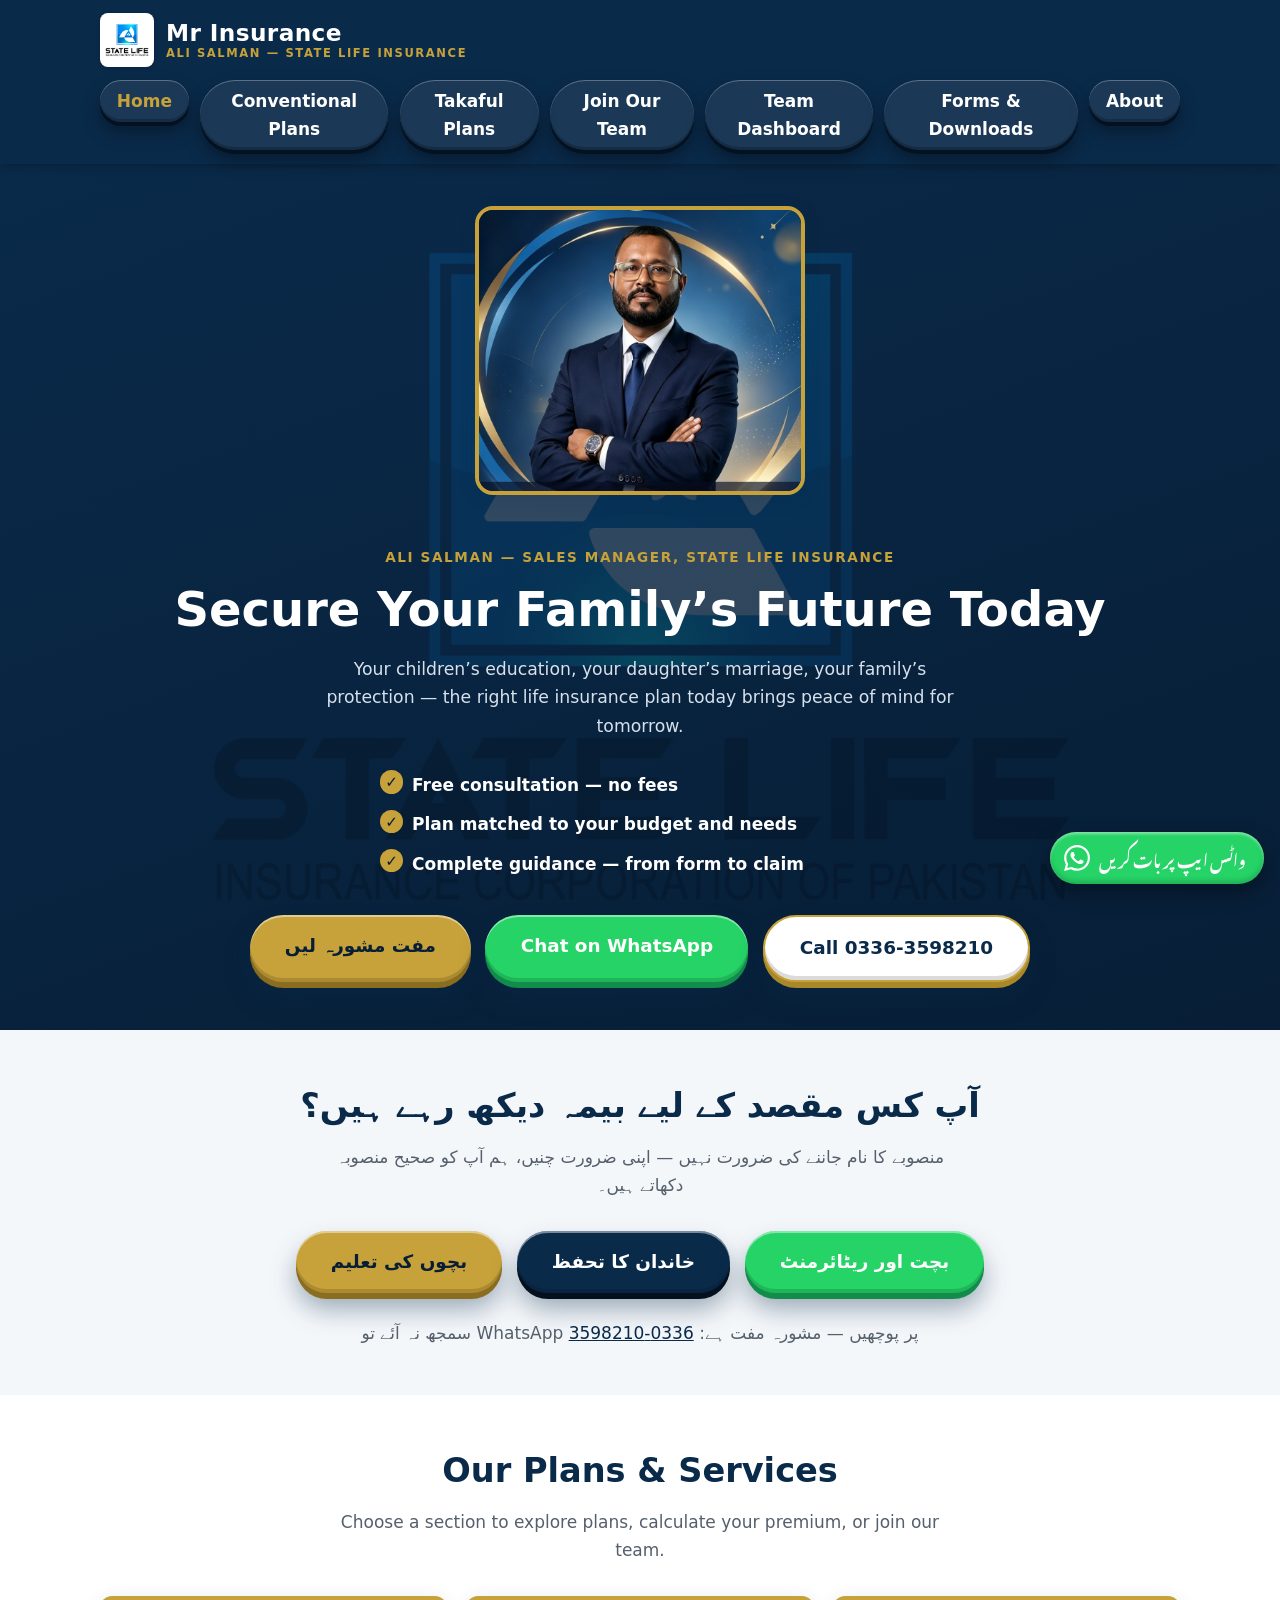
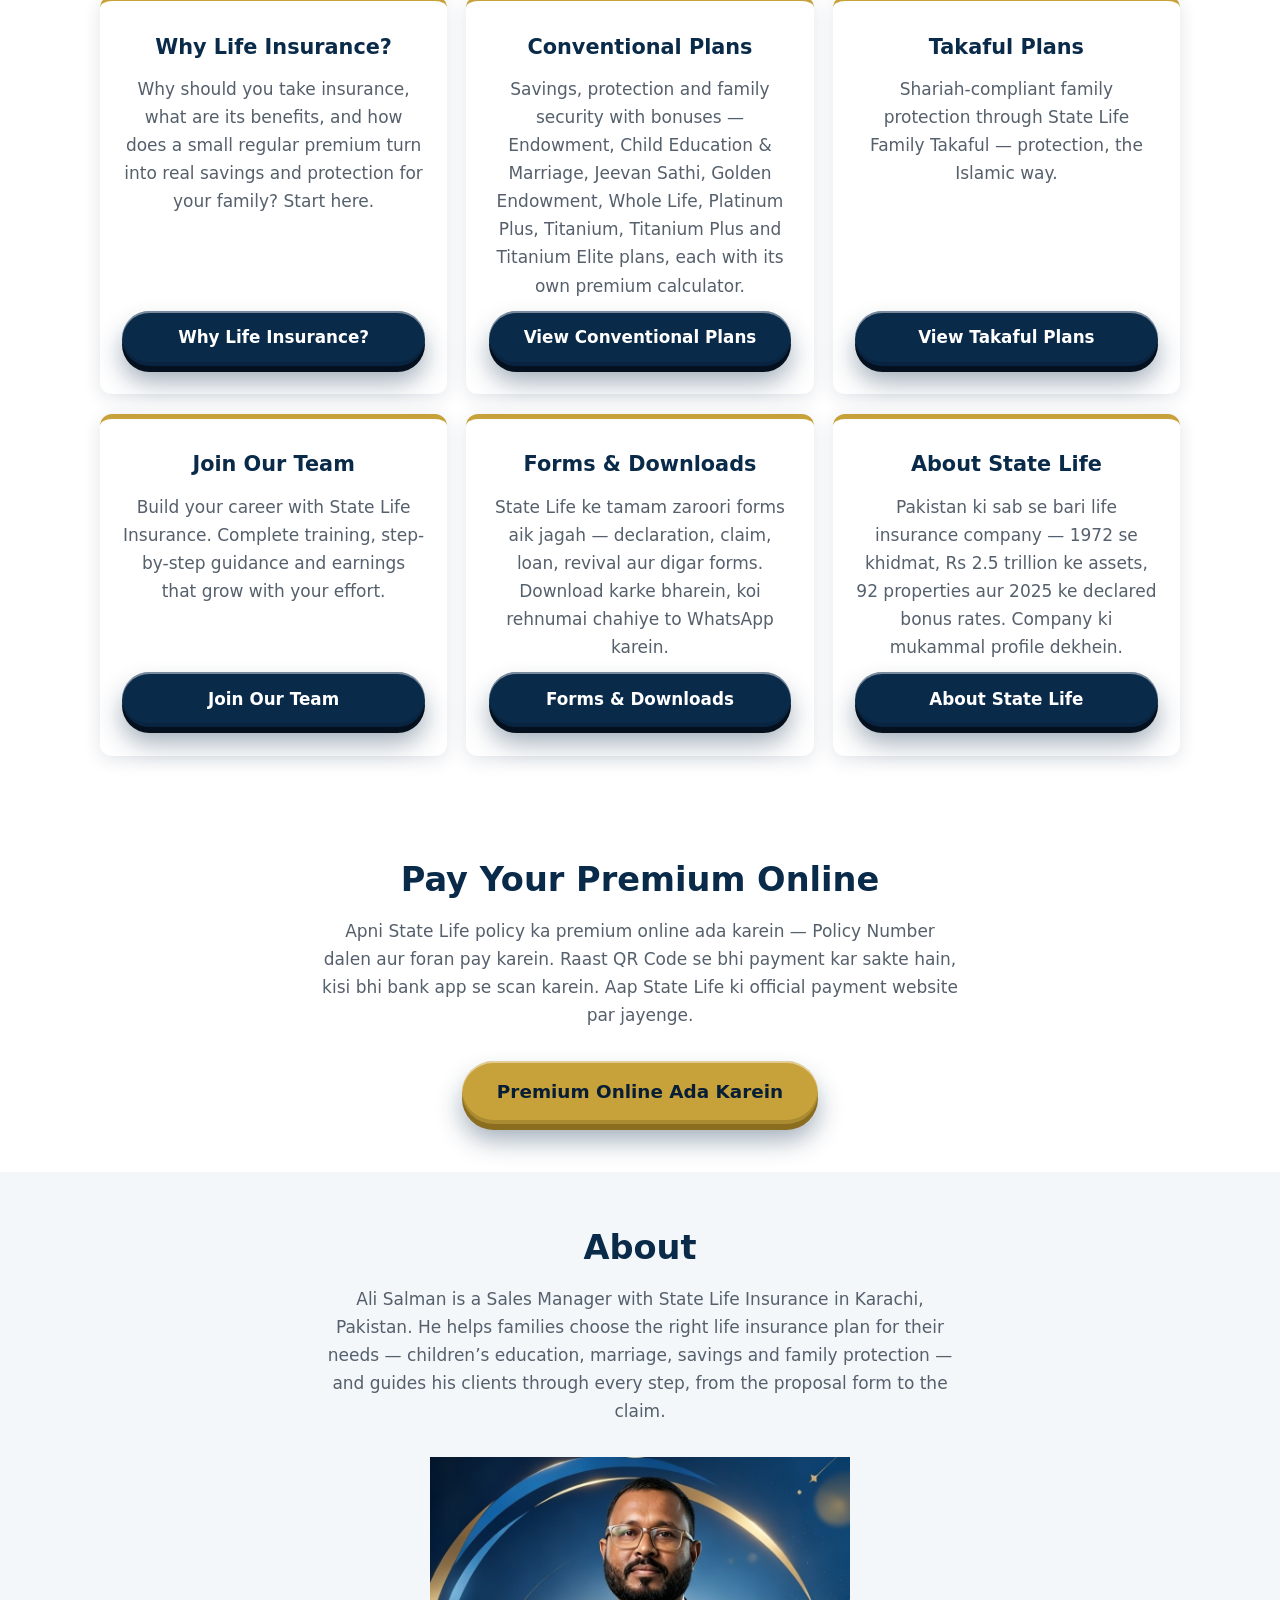
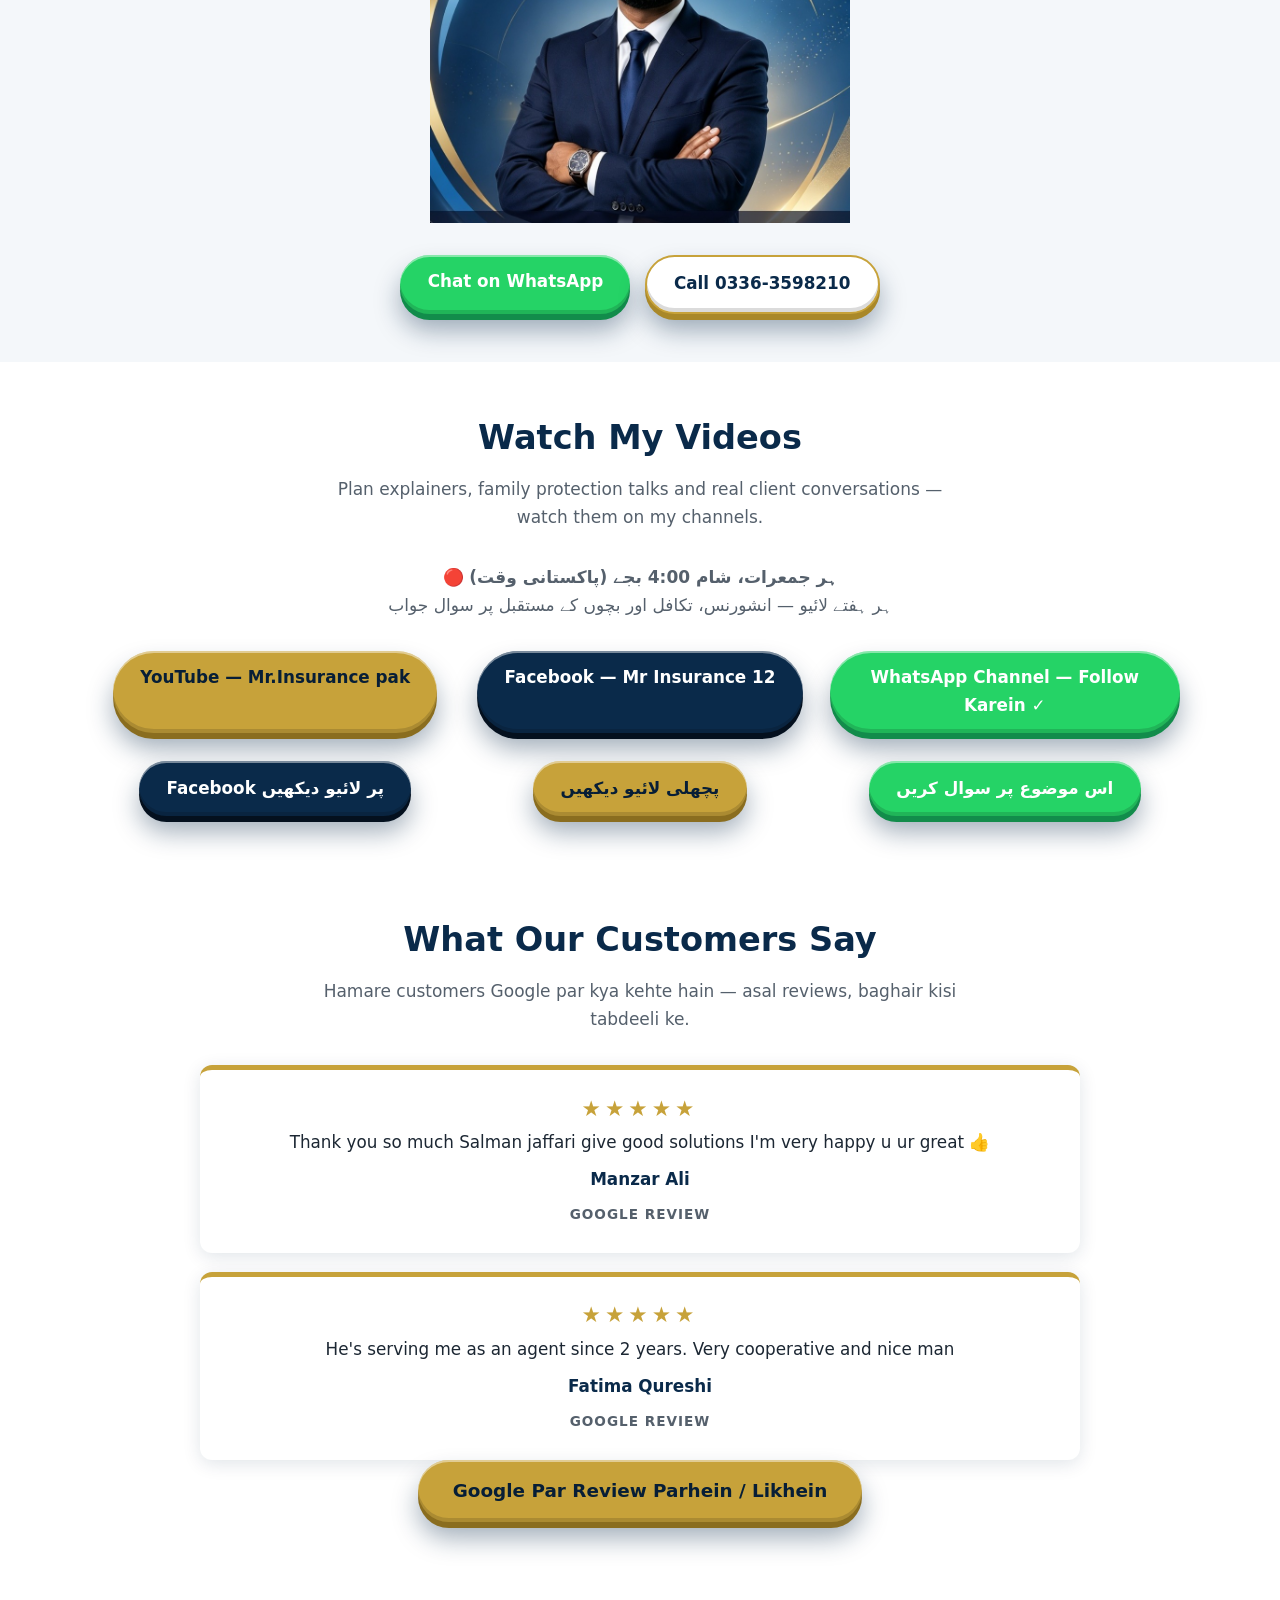
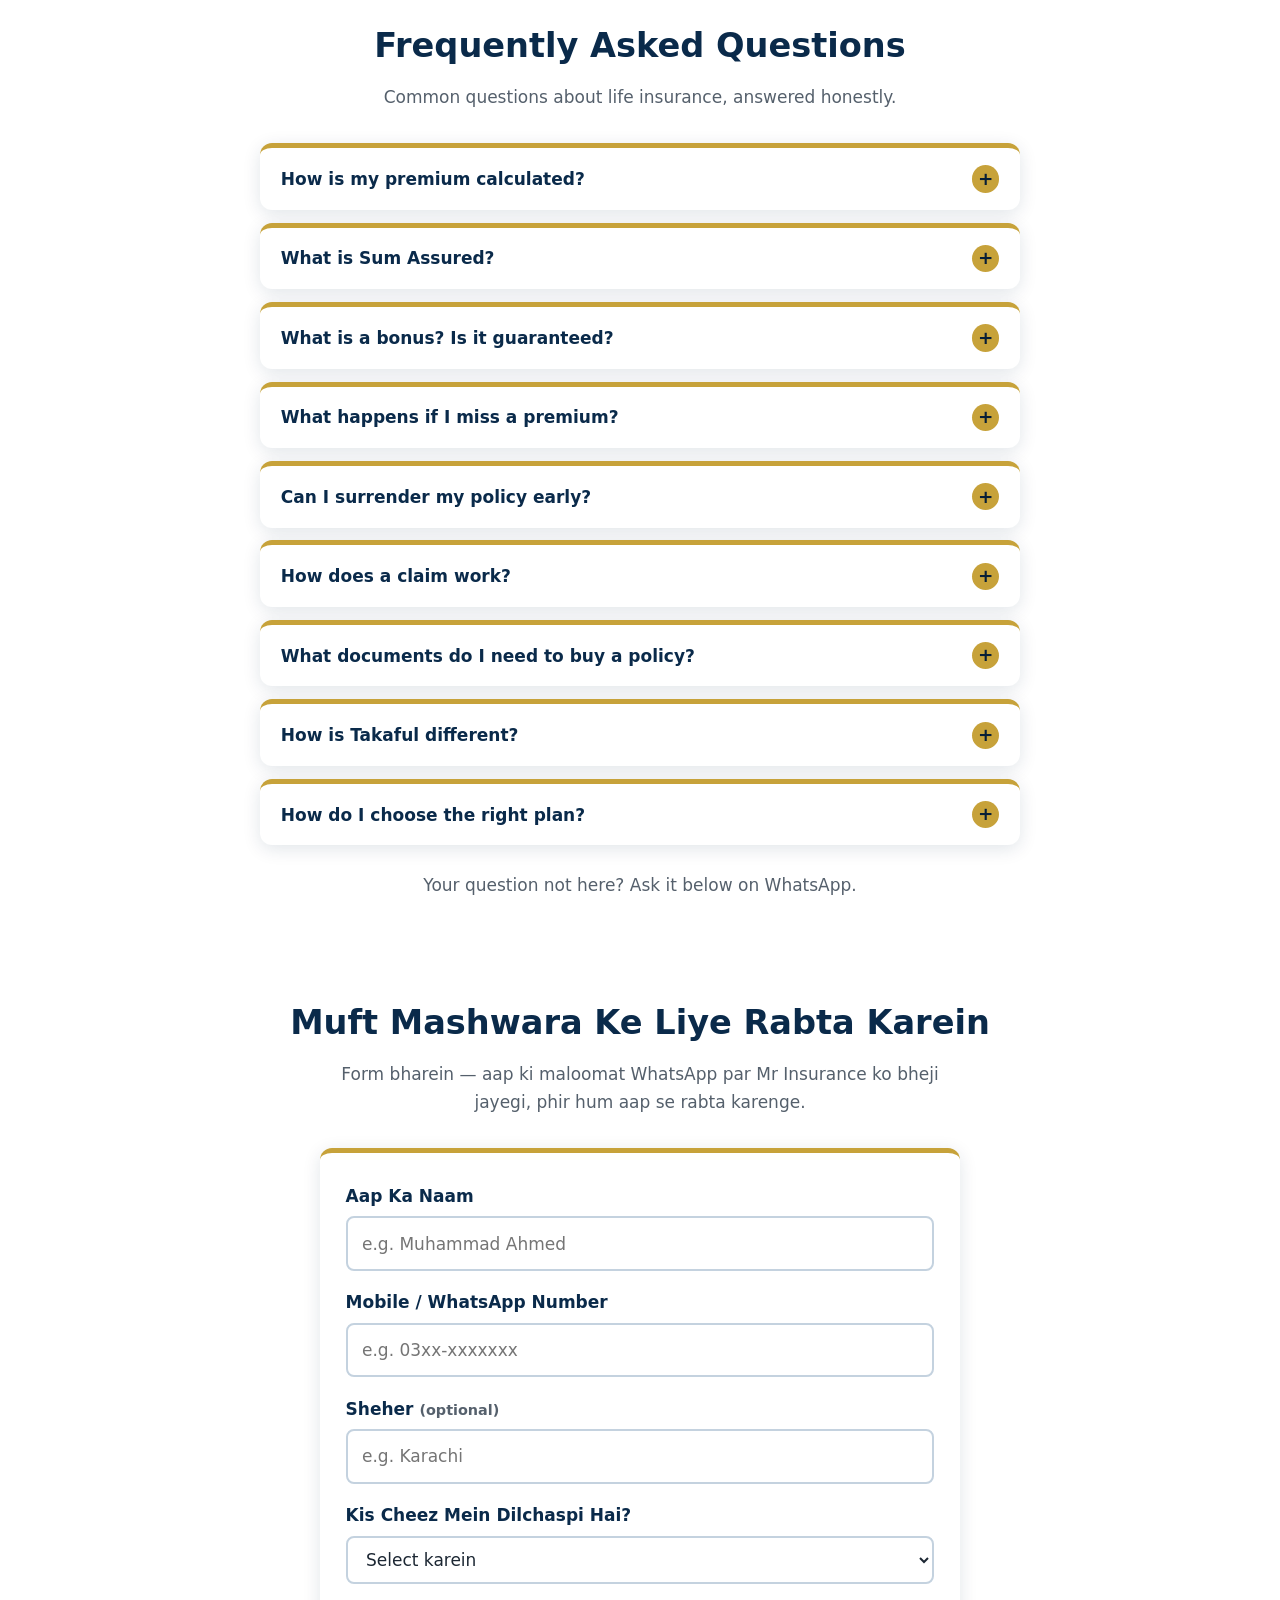
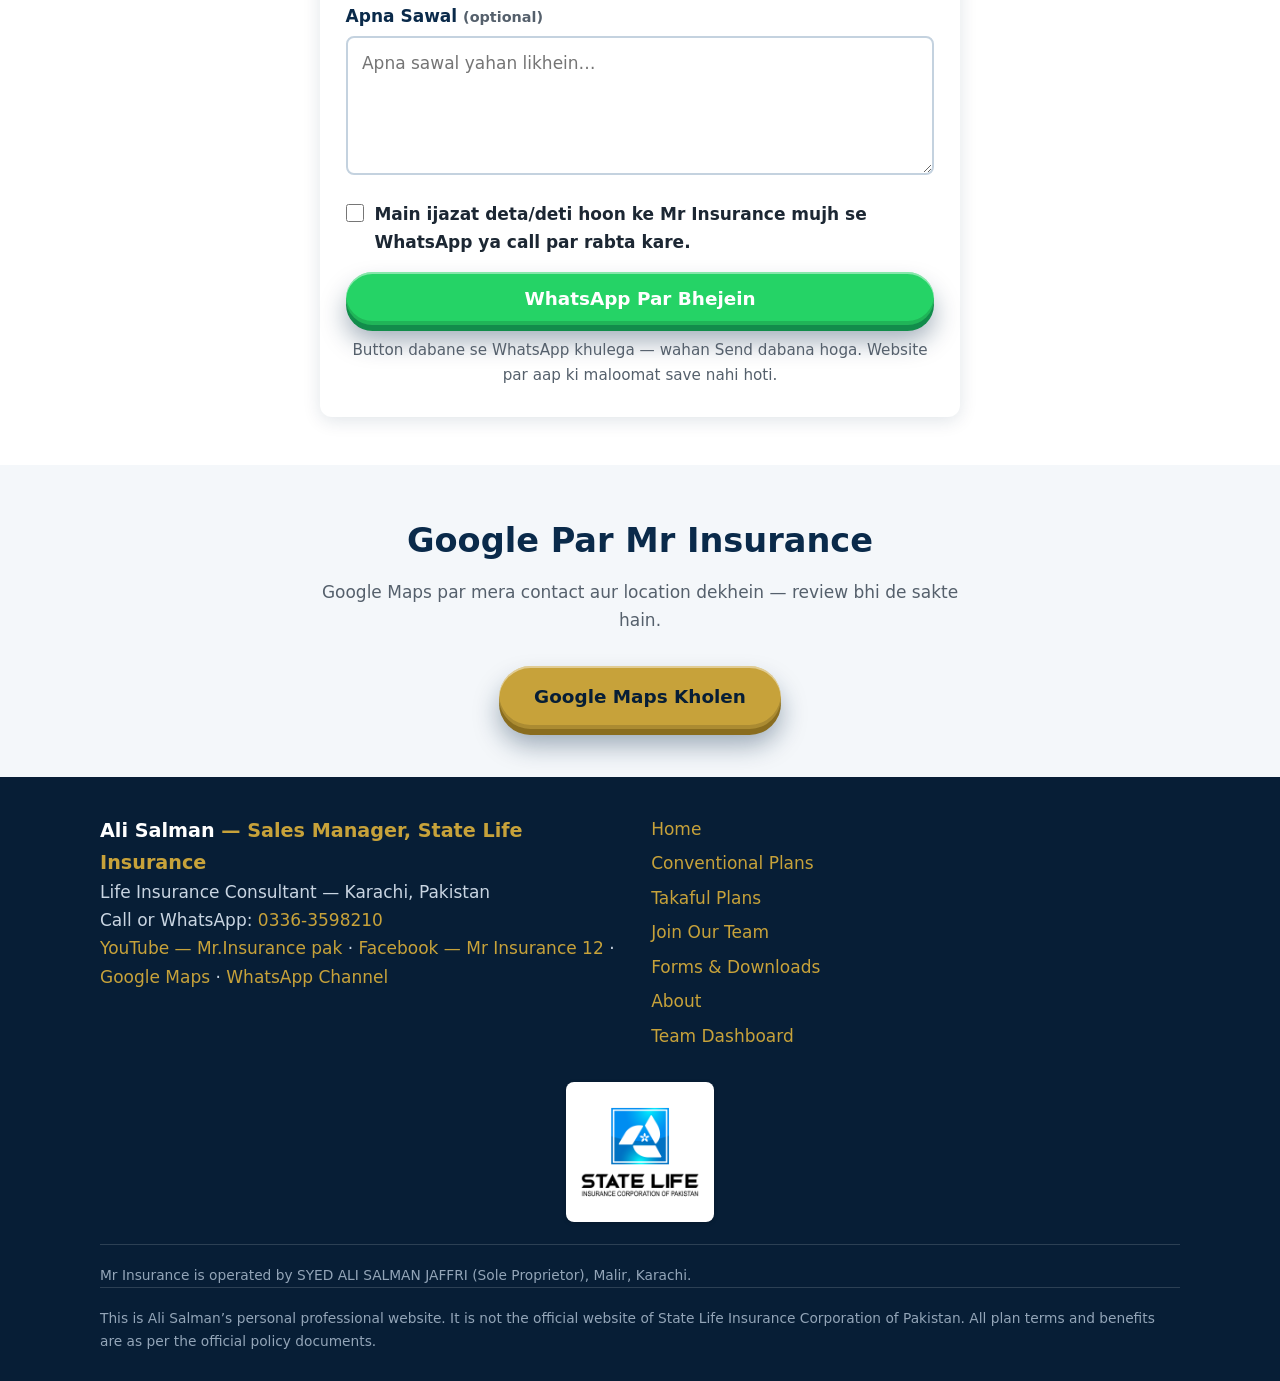
<file: index.html>
<!DOCTYPE html>
<html lang="en">
<head>
  <!-- Google tag (gtag.js) -->
<script async src="https://www.googletagmanager.com/gtag/js?id=AW-18501125572"></script>
<script>
  window.dataLayer = window.dataLayer || [];
  function gtag(){dataLayer.push(arguments);}
  gtag('js', new Date());

  gtag('config', 'AW-18501125572');
</script>

  <meta charset="UTF-8">
  <meta name="viewport" content="width=device-width, initial-scale=1.0, viewport-fit=cover">
  <meta name="color-scheme" content="light dark">
  <link rel="icon" href="data:,">
  <title>Mr Insurance — Ali Salman, Sales Manager, State Life Insurance</title>
  <meta name="description" content="Ali Salman, Sales Manager — State Life Insurance, Karachi. Life insurance plans for your family's protection. Free consultation: 0336-3598210.">
  <link rel="canonical" href="https://mrinsurance.pk/">
  <link rel="preconnect" href="https://fonts.googleapis.com">
  <link rel="preconnect" href="https://fonts.gstatic.com" crossorigin>
  <link href="https://fonts.googleapis.com/css2?family=Noto+Nastaliq+Urdu:wght@400;700&display=swap" rel="stylesheet">
  <style>
/* Mr Insurance — Ali Salman, Sales Manager, State Life Insurance
   Palette: deep navy #0A2A4A · gold #C7A23A · light grey #F4F7FA · WhatsApp green #25D366 (WhatsApp buttons only) */

:root {
  --navy: #0A2A4A;
  --navy-dark: #071E36;
  --gold: #C7A23A;
  --gold-dark: #A98829;
  --grey-bg: #F4F7FA;
  --ink: #1C2733;
  --muted: #55606C;
  --whatsapp: #25D366;
  --whatsapp-dark: #1DA851;
  --white: #FFFFFF;
  --radius: 12px;
  --shadow: 0 4px 18px rgba(10, 42, 74, 0.12);
  color-scheme: light;
}

@media (prefers-color-scheme: dark) {
  :root {
    --grey-bg: #0E2438;
    --ink: #E4EBF2;
    --muted: #A9BACA;
    --white: #0A1B2D;
    --shadow: 0 4px 18px rgba(0, 0, 0, 0.45);
    color-scheme: dark;
  }
  body { background: #0A1B2D; }
  .section h2, .content h2, .card h3, .page-head h1, .content .contact-line { color: #D9C98A; }
  .content a { color: #D9C98A; }
  .btn-call { background: transparent; color: #E4EBF2; }
  .btn-call:hover { background: var(--gold); color: var(--navy-dark); }
}

* { box-sizing: border-box; margin: 0; padding: 0; }

html { scroll-behavior: smooth; }

body {
  font-family: "Segoe UI", system-ui, -apple-system, Arial, sans-serif;
  color: var(--ink);
  background: var(--white);
  line-height: 1.65;
  font-size: 17px;
}

img { max-width: 100%; height: auto; display: block; }

a { color: var(--navy); }

.container { width: min(1080px, 92%); margin: 0 auto; }

/* ---------- Views (single-page navigation) ---------- */
.view { display: none; }
.view.active { display: block; }
.back-link {
  display: inline-block;
  margin-bottom: 1.4rem;
  font-weight: 700;
  text-decoration: none;
  color: var(--navy);
}
@media (prefers-color-scheme: dark) { .back-link { color: #D9C98A; } }
.back-link:hover { text-decoration: underline; }

/* ---------- Header ---------- */
.site-header {
  background: var(--navy);
  color: #FFFFFF;
  position: sticky;
  top: 0;
  z-index: 50;
  box-shadow: 0 2px 10px rgba(0, 0, 0, 0.25);
}
.header-inner {
  display: flex;
  align-items: center;
  justify-content: space-between;
  gap: 1rem;
  padding: 0.8rem 0;
}
.brand {
  color: #FFFFFF;
  text-decoration: none;
  font-size: 1.45rem;
  font-weight: 700;
  letter-spacing: 0.4px;
  line-height: 1.15;
}
.brand span { color: var(--gold); display: block; font-size: 0.72rem; font-weight: 600; letter-spacing: 1.6px; text-transform: uppercase; }
.brand-group { display: flex; align-items: center; gap: 0.75rem; min-width: 0; }
.logo-chip { background: #FFFFFF; border-radius: 8px; display: inline-flex; align-items: center; justify-content: center; flex-shrink: 0; box-shadow: 0 1px 4px rgba(0, 0, 0, 0.18); }
.logo-chip--header { padding: 5px; }
.logo-chip--header img { height: 44px; width: auto; max-width: none; display: block; }
.logo-chip--footer { padding: 10px 14px; }
.logo-chip--footer img { height: 120px; width: auto; max-width: 100%; display: block; }
@media (max-width: 560px) {
}
.footer-logo { text-align: center; margin-bottom: 1.4rem; }
@media (max-width: 560px) {
  .brand-group { gap: 0.55rem; }
  .logo-chip--header { padding: 4px; border-radius: 7px; }
  .logo-chip--header img { height: 38px; }
  .brand { font-size: 1.25rem; }
  .logo-chip--footer img { height: 104px; }
}
.nav-toggle {
  background: transparent;
  border: 2px solid var(--gold);
  color: #FFFFFF;
  border-radius: 8px;
  font-size: 1.2rem;
  line-height: 1;
  padding: 0.45rem 0.7rem;
  cursor: pointer;
  box-shadow:
    inset 0 2px 0 rgba(255, 255, 255, 0.25),
    inset 0 -3px 0 rgba(0, 0, 0, 0.25),
    0 5px 0 rgba(4, 16, 30, 0.9),
    0 12px 20px rgba(0, 0, 0, 0.35);
  transition: box-shadow 0.15s ease;
  animation: btn-float 3s ease-in-out infinite alternate;
}
.nav-toggle:hover {
  animation-play-state: paused;
  transform: translateY(-3px) scale(1.03);
  box-shadow:
    inset 0 2px 0 rgba(255, 255, 255, 0.3),
    inset 0 -3px 0 rgba(0, 0, 0, 0.25),
    0 8px 0 rgba(4, 16, 30, 0.9),
    0 18px 28px rgba(0, 0, 0, 0.45);
}
.main-nav { display: none; }
.main-nav.open { display: block; }
.main-nav ul { list-style: none; padding: 0 0 0.9rem; }
.main-nav li { margin-bottom: 0.55rem; }
.main-nav li:last-child { margin-bottom: 0; }
/* Raised 3D pills for the nav items — same layered-shadow depth and gentle
   automatic float as the buttons. */
.main-nav a {
  display: block;
  color: #FFFFFF;
  text-decoration: none;
  padding: 0.55rem 1.1rem;
  font-weight: 600;
  text-align: center;
  background: rgba(255, 255, 255, 0.07);
  border-radius: 999px;
  box-shadow:
    inset 0 1px 0 rgba(255, 255, 255, 0.28),
    inset 0 -3px 0 rgba(0, 0, 0, 0.22),
    0 4px 0 rgba(4, 16, 30, 0.9),
    0 10px 18px rgba(0, 0, 0, 0.35);
  transition: box-shadow 0.15s ease, background 0.12s ease;
  animation: btn-float 3s ease-in-out infinite alternate;
}
.main-nav li:nth-child(2) a { animation-delay: 0.4s; }
.main-nav li:nth-child(3) a { animation-delay: 0.8s; }
.main-nav li:nth-child(4) a { animation-delay: 1.2s; }
.main-nav li:nth-child(5) a { animation-delay: 1.6s; }
.main-nav a:hover {
  animation-play-state: paused;
  transform: translateY(-3px) scale(1.03);
  box-shadow:
    inset 0 1px 0 rgba(255, 255, 255, 0.32),
    inset 0 -3px 0 rgba(0, 0, 0, 0.22),
    0 7px 0 rgba(4, 16, 30, 0.9),
    0 16px 26px rgba(0, 0, 0, 0.45);
}
.main-nav a:hover, .main-nav a.active { color: var(--gold); }

@media (min-width: 820px) {
  .nav-toggle { display: none; }
  .main-nav { display: block; }
  .main-nav ul { display: flex; gap: 0.7rem; padding: 0 0 0.9rem; }
  .main-nav li { margin-bottom: 0; }
  .main-nav a { padding: 0.45rem 1.05rem; }
}

/* ---------- Hero ---------- */
.hero {
  position: relative;
  overflow: hidden;
  background: linear-gradient(160deg, var(--navy) 0%, var(--navy-dark) 100%);
  color: #FFFFFF;
  padding: 2.6rem 0 3rem;
  text-align: center;
}
.hero .eyebrow {
  color: var(--gold);
  font-weight: 700;
  letter-spacing: 1.6px;
  text-transform: uppercase;
  font-size: 0.85rem;
  margin-bottom: 0.8rem;
}
.hero h1 {
  font-size: clamp(1.9rem, 5.5vw, 3rem);
  line-height: 1.2;
  margin-bottom: 1rem;
}
.hero .sub { color: #D7E1EC; max-width: 640px; margin: 0 auto 1.6rem; font-size: 1.08rem; }
.hero-photo {
  width: 210px;
  height: 210px;
  object-fit: cover;
  object-position: center 4%;
  border-radius: 50%;
  border: 4px solid var(--gold);
  margin: 0 auto 1.6rem;
  box-shadow: var(--shadow);
}
.hero-poster {
  display: block;
  width: 330px;
  max-width: 86%;
  height: auto;
  border-radius: 18px;
  border: 4px solid var(--gold);
  box-shadow: var(--shadow);
  margin: 0 auto 1.6rem;
}
.hero-media {
  display: flex;
  align-items: center;
  justify-content: center;
  gap: 2.2rem;
  margin-bottom: 1.6rem;
}
.hero-media .hero-photo { margin: 0; }
/* Home view only: one fixed State Life logo watermark behind the whole scrolling Home page */
.home-watermark {
  position: fixed;
  top: 64%;
  left: 50%;
  transform: translate(-50%, -50%);
  width: min(92vw, 880px);
  max-width: none;
  opacity: 0.16;
  pointer-events: none;
  z-index: 1;
}
.hero .container { position: relative; z-index: 2; }
.ticks {
  list-style: none;
  max-width: 520px;
  margin: 0 auto 2rem;
  text-align: left;
}
.ticks li { padding: 0.35rem 0 0.35rem 2rem; position: relative; font-weight: 600; }
.ticks li::before {
  content: "✓";
  position: absolute;
  left: 0;
  top: 0.3rem;
  background: var(--gold);
  color: var(--navy-dark);
  width: 1.45rem;
  height: 1.45rem;
  border-radius: 50%;
  display: grid;
  place-items: center;
  font-size: 0.95rem;
  font-weight: 800;
}

/* ---------- Buttons ---------- */
/* Raised 3D ("ubhra hua") buttons: layered shadows (top highlight, solid
   bottom edge, deep drop shadow) plus a gentle automatic float. */
@keyframes btn-float {
  from { transform: translateY(-3px); }
  to   { transform: translateY(3px); }
}
.btn-row { display: flex; flex-wrap: wrap; gap: 0.9rem; justify-content: center; }
.btn-row + .btn-row { margin-top: 1rem; }
.watch-videos .btn-row { display: grid; grid-template-columns: repeat(3, 1fr); gap: 0.9rem; }
.watch-videos .btn-row .btn { justify-self: center; text-align: center; }
.watch-videos .btn-row + .btn-row { margin-top: 1.75rem; }
@media (max-width: 640px) {
  .watch-videos .btn-row { grid-template-columns: 1fr; }
}
.btn {
  --btn-edge: #071E36;
  display: inline-block;
  text-decoration: none;
  font-weight: 700;
  font-size: 1.05rem;
  padding: 0.85rem 1.7rem;
  border-radius: 999px;
  box-shadow:
    inset 0 2px 0 rgba(255, 255, 255, 0.45),
    inset 0 -4px 0 rgba(0, 0, 0, 0.14),
    0 6px 0 var(--btn-edge),
    0 16px 26px rgba(10, 42, 74, 0.38);
  transition: box-shadow 0.15s ease, background 0.12s ease;
  animation: btn-float 3s ease-in-out infinite alternate;
}
.btn:hover {
  animation-play-state: paused;
  transform: translateY(-3px) scale(1.03);
  box-shadow:
    inset 0 2px 0 rgba(255, 255, 255, 0.5),
    inset 0 -4px 0 rgba(0, 0, 0, 0.14),
    0 9px 0 var(--btn-edge),
    0 24px 36px rgba(10, 42, 74, 0.48);
}
.btn:active {
  animation-play-state: paused;
  transform: translateY(2px) scale(0.99);
  box-shadow:
    inset 0 2px 0 rgba(255, 255, 255, 0.4),
    inset 0 -2px 0 rgba(0, 0, 0, 0.14),
    0 2px 0 var(--btn-edge),
    0 8px 14px rgba(10, 42, 74, 0.3);
}
.btn-whatsapp { --btn-edge: #128C4B; background: var(--whatsapp); color: #FFFFFF; }
.btn-whatsapp:hover { background: var(--whatsapp-dark); }
.btn-call { --btn-edge: #A98829; background: #FFFFFF; color: var(--navy); border: 2px solid var(--gold); }
.btn-call:hover { background: var(--gold); color: var(--navy-dark); }
.btn-gold { --btn-edge: #8A6D1F; background: var(--gold); color: var(--navy-dark); }
.btn-gold:hover { background: var(--gold-dark); color: #FFFFFF; }
.btn-navy { --btn-edge: #04101E; background: var(--navy); color: #FFFFFF; }
.btn-navy:hover { background: var(--navy-dark); color: var(--gold); }
.btn-large { font-size: 1.15rem; padding: 1rem 2.2rem; }
@media (prefers-reduced-motion: reduce) {
  .btn, .nav-toggle, .main-nav a { animation: none; }
  .btn:hover, .nav-toggle:hover, .main-nav a:hover { transform: none; }
}

/* ---------- Sections & cards ---------- */
.section { padding: 3rem 0; }
.section-grey { background: var(--grey-bg); }
.section h2 {
  text-align: center;
  color: var(--navy);
  font-size: clamp(1.5rem, 4vw, 2.1rem);
  margin-bottom: 0.6rem;
}
.section .lead { text-align: center; color: var(--muted); max-width: 640px; margin: 0 auto 2rem; }

.cards { display: grid; gap: 1.2rem; }
@media (min-width: 760px) { .cards { grid-template-columns: repeat(3, 1fr); } }
.card {
  background: var(--white);
  border-radius: var(--radius);
  box-shadow: var(--shadow);
  padding: 1.8rem 1.4rem;
  text-align: center;
  border-top: 5px solid var(--gold);
  display: flex;
  flex-direction: column;
  gap: 0.7rem;
}
@media (prefers-color-scheme: dark) { .card { background: #10293F; } }
.card h3 { color: var(--navy); font-size: 1.3rem; }
.card p { color: var(--muted); flex: 1; }

.plan-list { display: grid; gap: 1rem; max-width: 640px; margin: 0 auto; }
.plan-list .btn { text-align: center; }

/* ---------- Content pages ---------- */
.page-head {
  background: var(--grey-bg);
  border-bottom: 3px solid var(--gold);
  padding: 2.2rem 0 1.8rem;
  text-align: center;
}
.page-head h1 { color: var(--navy); font-size: clamp(1.7rem, 4.5vw, 2.4rem); }
.page-head .tagline { color: var(--gold-dark); font-weight: 700; font-size: 1.1rem; margin-top: 0.3rem; }

.content { padding: 2.4rem 0 3rem; }
.content .poster {
  border-radius: var(--radius);
  box-shadow: var(--shadow);
  margin: 0 auto 2rem;
  max-width: 680px;
  width: 100%;
}
.content .cert-caption {
  text-align: center;
  color: var(--navy);
  font-size: 1.2rem;
  font-weight: 700;
  margin: 2.2rem 0 0.9rem;
}
.content .certificate {
  border-radius: var(--radius);
  box-shadow: var(--shadow);
  margin: 0 auto 2rem;
  max-width: 820px;
  width: 100%;
}
.advisor-card {
  display: flex;
  align-items: center;
  gap: 1.6rem;
  background: #FFFFFF;
  border: 1px solid #E3E8EF;
  border-top: 5px solid var(--gold);
  border-radius: var(--radius);
  box-shadow: var(--shadow);
  padding: 1.4rem 1.6rem;
  margin: 1.8rem 0 2rem;
}
.advisor-card img {
  width: 170px;
  height: 170px;
  object-fit: cover;
  object-position: top center;
  border-radius: var(--radius);
  border: 3px solid var(--gold);
  flex-shrink: 0;
}
.advisor-card .advisor-label {
  color: var(--gold-dark);
  font-weight: 700;
  font-size: 0.85rem;
  letter-spacing: 1.6px;
  text-transform: uppercase;
  margin-bottom: 0.25rem;
}
.advisor-card .advisor-name {
  color: var(--navy);
  font-size: 1.45rem;
  font-weight: 800;
  line-height: 1.25;
  margin-bottom: 0.5rem;
}
.advisor-card p { margin-bottom: 0; }
@media (max-width: 640px) {
  .advisor-card { flex-direction: column; text-align: center; padding: 1.4rem 1.2rem; }
  .advisor-card img { width: 150px; height: 150px; }
}
.leader-card {
  display: flex;
  align-items: center;
  gap: 1.6rem;
  background: #FFFFFF;
  border: 1px solid #E3E8EF;
  border-top: 5px solid var(--gold);
  border-radius: var(--radius);
  box-shadow: var(--shadow);
  padding: 1.4rem 1.6rem;
  margin: 0 0 2rem;
}
@media (prefers-color-scheme: dark) { .leader-card { background: #10293F; border-color: #24405C; } }
.leader-card img {
  width: 170px;
  height: 170px;
  object-fit: cover;
  object-position: center 4%;
  border-radius: 50%;
  border: 4px solid var(--gold);
  flex-shrink: 0;
}
.leader-card img.anchor-top { object-position: center 9%; }
.leader-card .round-photo {
  width: 170px;
  height: 170px;
  border-radius: 50%;
  border: 4px solid var(--gold);
  overflow: hidden;
  flex-shrink: 0;
}
.leader-card .round-photo img {
  width: 100%;
  height: 100%;
  object-fit: cover;
  border: none;
  border-radius: 0;
  transform: scale(1.9);
  transform-origin: 50% 30%;
}
.leader-card .initials-photo {
  display: grid;
  place-items: center;
  background: var(--gold);
}
.leader-card .initials-photo span {
  font-size: 3.4rem;
  font-weight: 800;
  color: var(--navy-dark);
  letter-spacing: 2px;
  line-height: 1;
}
.leader-card .leader-role {
  color: var(--gold-dark);
  font-weight: 700;
  margin-bottom: 0.5rem;
}
.sr-codes{font-size:.92rem;color:#7a5b12;font-weight:600;letter-spacing:.02em;margin:.15rem 0 .35rem}
@media (prefers-color-scheme: dark) { .leader-card .leader-role { color: #D9C98A; } }
.leader-card .leader-name { font-weight: 700; color: var(--navy); font-size: 1.15rem; margin-bottom: 0.5rem; }
@media (prefers-color-scheme: dark) { .leader-card .leader-name { color: #D9C98A; } }
.leader-card h2 { margin-top: 0; }
.leader-card .btn-row { justify-content: flex-start; margin-top: 1rem; }
@media (max-width: 640px) {
  .leader-card { flex-direction: column; text-align: center; padding: 1.4rem 1.2rem; }
  .leader-card img { width: 150px; height: 150px; }
  .leader-card .round-photo { width: 150px; height: 150px; }
  .leader-card .round-photo img { width: 100%; height: 100%; }
  .leader-card .btn-row { justify-content: center; }
}
.cert-head {
  display: flex;
  align-items: center;
  justify-content: center;
  gap: 1.1rem;
  margin: 2.2rem 0 0.9rem;
}
.cert-head img {
  width: 84px;
  height: 84px;
  object-fit: cover;
  object-position: top center;
  border-radius: 50%;
  border: 3px solid var(--gold);
  flex-shrink: 0;
}
.cert-head .cert-caption { margin: 0; text-align: left; }
.cert-head .cert-by { color: var(--muted); font-size: 0.95rem; margin-top: 0.25rem; }
.poster-panel {
  background: linear-gradient(160deg, var(--navy) 0%, var(--navy-dark) 100%);
  border: 3px solid var(--gold);
  aspect-ratio: 1080 / 1500;
  display: flex;
  flex-direction: column;
  align-items: center;
  justify-content: center;
  text-align: center;
  padding: 2rem 1.5rem;
  gap: 0.8rem;
}
.poster-panel .panel-name {
  color: #FFFFFF;
  font-size: clamp(2rem, 7vw, 3.2rem);
  font-weight: 800;
  line-height: 1.15;
}
.poster-panel .panel-tag {
  color: var(--gold);
  font-size: clamp(1.05rem, 3.4vw, 1.4rem);
  font-weight: 700;
}
.poster-panel .panel-sub {
  color: #D7E1EC;
  font-size: 0.95rem;
  font-weight: 600;
  letter-spacing: 1.2px;
  text-transform: uppercase;
}
.content h2 { color: var(--navy); font-size: 1.35rem; margin: 1.8rem 0 0.6rem; }
.content p { margin-bottom: 1rem; }
.content ul, .content ol { margin: 0 0 1rem 1.4rem; }
.content li { margin-bottom: 0.45rem; }
.content .example {
  background: var(--grey-bg);
  border-left: 5px solid var(--gold);
  border-radius: 8px;
  padding: 1.1rem 1.3rem;
  margin: 1.6rem 0;
}
.content .note { color: var(--muted); font-size: 0.95rem; font-style: italic; }
.content .contact-line { font-weight: 700; color: var(--navy); text-align: center; margin-top: 1.6rem; }
.cta-box { text-align: center; margin: 2.2rem 0 0.6rem; display: grid; gap: 0.9rem; justify-items: center; }

/* ---------- Footer ---------- */
.site-footer {
  background: var(--navy-dark);
  color: #C9D5E2;
  padding: 2.4rem 0 1.8rem;
  margin-top: 0;
}
.site-footer .foot-name { color: #FFFFFF; font-size: 1.2rem; font-weight: 700; }
.site-footer .foot-name span { color: var(--gold); }
.site-footer a { color: var(--gold); text-decoration: none; }
.site-footer a:hover { text-decoration: underline; }
.footer-grid { display: grid; gap: 1.4rem; margin-bottom: 1.6rem; }
@media (min-width: 760px) { .footer-grid { grid-template-columns: 1fr 1fr; } }
.footer-nav { list-style: none; }
.footer-nav li { margin-bottom: 0.4rem; }
.disclaimer {
  border-top: 1px solid rgba(255, 255, 255, 0.15);
  padding-top: 1.2rem;
  font-size: 0.86rem;
  color: #93A5B8;
}
  /* Urdu RTL page (Why Life Insurance) */
.rtl-page .content { text-align: right; }
.rtl-page .content ul, .rtl-page .content ol { margin: 0 0 1rem; padding-right: 1.4rem; }
.rtl-page .content .example { border-left: none; border-right: 5px solid var(--gold); }
.rtl-page .content .note { font-style: normal; }
.rtl-page .content .contact-line { text-align: center; }

/* Urdu text in Nastaliq (Noto Nastaliq Urdu via Google Fonts). Nastaliq needs
   tall line-height or its lines overlap. */
.rtl-page, .wa-float { font-family: 'Noto Nastaliq Urdu', 'Segoe UI', serif; }
.rtl-page { line-height: 2.1; }
.rtl-page h1, .rtl-page h2, .rtl-page h3 { line-height: 2; }
.wa-float { line-height: 1.9; }
.cta-box { text-align: center; margin: 2.2rem 0 0.6rem; display: grid; gap: 0.9rem; justify-items: center; }

/* ---------- Footer ---------- */
.site-footer {
  background: var(--navy-dark);
  color: #C9D5E2;
  padding: 2.4rem 0 1.8rem;
  margin-top: 0;
}
.site-footer .foot-name { color: #FFFFFF; font-size: 1.2rem; font-weight: 700; }
.site-footer .foot-name span { color: var(--gold); }
.site-footer a { color: var(--gold); text-decoration: none; }
.site-footer a:hover { text-decoration: underline; }
.footer-grid { display: grid; gap: 1.4rem; margin-bottom: 1.6rem; }
@media (min-width: 760px) { .footer-grid { grid-template-columns: 1fr 1fr; } }
.footer-nav { list-style: none; }
.footer-nav li { margin-bottom: 0.4rem; }
.disclaimer {
  border-top: 1px solid rgba(255, 255, 255, 0.15);
  padding-top: 1.2rem;
  font-size: 0.86rem;
  color: #93A5B8;
}
/* Bonus illustration top box (Why Insurance page) */
.bonus-top {
  text-align: center;
  background: var(--grey-bg);
  border: 2px solid var(--gold);
  border-radius: var(--radius);
  box-shadow: var(--shadow);
  padding: 1.5rem 1.3rem;
  margin-bottom: 2rem;
  display: grid;
  gap: 0.9rem;
  justify-items: center;
}
.bonus-top p { margin: 0; font-size: 1.08rem; font-weight: 600; }
/* ---------- Ask a Question (WhatsApp form) ---------- */
.ask-card {
  background: var(--white);
  border-radius: var(--radius);
  box-shadow: var(--shadow);
  border-top: 5px solid var(--gold);
  padding: 1.8rem 1.6rem;
  max-width: 640px;
  margin: 0 auto;
  text-align: left;
}
.ask-field { margin-bottom: 1.1rem; }
.ask-field label {
  display: block;
  font-weight: 700;
  color: var(--navy);
  margin-bottom: 0.4rem;
}
.ask-field label .optional { color: var(--muted); font-weight: 600; font-size: 0.9rem; }
.ask-field input, .ask-field textarea, .ask-field select {
  width: 100%;
  font: inherit;
  color: var(--ink);
  background: var(--white);
  border: 2px solid #C4D2DF;
  border-radius: 8px;
  padding: 0.7rem 0.9rem;
}
.ask-field input:focus, .ask-field textarea:focus, .ask-field select:focus { outline: none; border-color: var(--gold); }
.lead-consent {
  display: flex;
  gap: 0.65rem;
  align-items: flex-start;
  color: var(--ink);
  font-weight: 600;
  margin: 0.2rem 0 1rem;
}
.lead-consent input { width: 1.15rem; height: 1.15rem; margin-top: 0.2rem; flex-shrink: 0; }
.lead-note { color: var(--muted); font-size: 0.95rem; margin: 0.8rem 0 0; text-align: center; }
.lead-error { color: #B42318; font-weight: 700; margin: 0 0 0.9rem; }
.ask-field textarea { resize: vertical; min-height: 110px; }
.ask-field .field-error {
  border-color: #D64545 !important;
  background: #FDF0F0;
  box-shadow: 0 0 0 3px rgba(214, 69, 69, 0.25);
}
.ask-card .btn { width: 100%; border: none; cursor: pointer; font-family: inherit; text-align: center; }
/* ---------- FAQ (accordion) ---------- */
.faq-list { max-width: 760px; margin: 0 auto; display: grid; gap: 0.8rem; }
.faq-item {
  background: var(--white);
  border-radius: var(--radius);
  box-shadow: var(--shadow);
  border-top: 5px solid var(--gold);
  overflow: hidden;
}
.faq-q {
  width: 100%;
  display: flex;
  align-items: center;
  justify-content: space-between;
  gap: 1rem;
  background: transparent;
  border: none;
  cursor: pointer;
  font: inherit;
  font-weight: 700;
  color: var(--navy);
  text-align: left;
  padding: 1.05rem 1.3rem;
}
.faq-q .faq-icon {
  flex-shrink: 0;
  width: 1.7rem;
  height: 1.7rem;
  border-radius: 50%;
  background: var(--gold);
  color: var(--navy-dark);
  display: grid;
  place-items: center;
  font-size: 1.15rem;
  font-weight: 800;
  line-height: 1;
  transition: transform 0.2s ease;
}
.faq-item.open .faq-icon { transform: rotate(45deg); }
.faq-a { padding: 0 1.3rem 1.15rem; color: var(--muted); }
.faq-a[hidden] { display: none; }
.faq-note { text-align: center; color: var(--muted); max-width: 640px; margin: 1.6rem auto 0; }
/* ---------- Customer Reviews ---------- */
.review-grid { display: grid; gap: 1.2rem; max-width: 880px; margin: 0 auto; }
.review-card {
  background: var(--white);
  border-radius: var(--radius);
  box-shadow: var(--shadow);
  border-top: 5px solid var(--gold);
  padding: 1.7rem 1.5rem;
  text-align: center;
  display: flex;
  flex-direction: column;
  gap: 0.6rem;
}
.review-stars { color: var(--gold); font-size: 1.35rem; letter-spacing: 0.25rem; line-height: 1; }
.review-text { color: var(--ink); font-size: 1.05rem; flex: 1; }
.review-name { color: var(--navy); font-weight: 800; font-size: 1.05rem; }
.review-tag { color: var(--muted); font-size: 0.85rem; font-weight: 600; letter-spacing: 1px; text-transform: uppercase; }
</style>
<link rel="manifest" href="manifest.webmanifest">
<meta name="theme-color" content="#0A2A4A">
<link rel="apple-touch-icon" href="icon-192.png">
</head>
<body>

  <header class="site-header">
    <div class="container header-inner">
      <div class="brand-group">
        <span class="logo-chip logo-chip--header"><img src="assets/state-life-logo.png" alt="State Life Insurance Corporation of Pakistan" width="1080" height="1080"></span>
        <a class="brand" href="#home" data-nav="home">Mr Insurance<span>Ali Salman — State Life Insurance</span></a>
      </div>
      <button class="nav-toggle" aria-label="Open menu" aria-expanded="false">&#9776;</button>
    </div>
    <nav class="main-nav" aria-label="Main navigation">
      <div class="container">
        <ul>
          <li><a href="#home" data-nav="home">Home</a></li>
          <li><a href="#conventional-plans" data-nav="conventional-plans">Conventional Plans</a></li>
          <li><a href="#takaful-plans" data-nav="takaful-plans">Takaful Plans</a></li>
          <li><a href="#join-our-team" data-nav="join-our-team">Join Our Team</a></li>
          <li><a href="/dashboard/">Team Dashboard</a></li>
          <li><a href="#forms-downloads" data-nav="forms-downloads">Forms &amp; Downloads</a></li>
          <li><a href="#about" data-nav="about">About</a></li>
        </ul>
      </div>
    </nav>
  </header>

  <main>
    <!-- ================= HOME ================= -->
    <section class="view" data-view="home">
      <img class="home-watermark" src="assets/state-life-logo.png" alt="" aria-hidden="true" width="1080" height="1080">
      <div class="hero">
        <div class="container">
          <div class="hero-media">
            <img class="hero-poster" src="ali-salman-poster-clean.jpg" alt="Ali Salman — Sales Manager, State Life Insurance">
          </div>
          <p class="eyebrow">Ali Salman — Sales Manager, State Life Insurance</p>
          <h1>Secure Your Family&rsquo;s Future Today</h1>
          <p class="sub">Your children&rsquo;s education, your daughter&rsquo;s marriage, your family&rsquo;s protection — the right life insurance plan today brings peace of mind for tomorrow.</p>
          <ul class="ticks">
            <li>Free consultation — no fees</li>
            <li>Plan matched to your budget and needs</li>
            <li>Complete guidance — from form to claim</li>
          </ul>
          <div class="btn-row">
            <a class="btn btn-gold btn-large" href="https://wa.me/923363598210?text=Assalam-o-Alaikum!%20Mujhe%20life%20insurance%20ke%20baare%20mein%20muft%20mashwara%20chahiye." target="_blank" rel="noopener">مفت مشورہ لیں</a>
            <a class="btn btn-whatsapp btn-large" href="https://wa.me/923363598210" target="_blank" rel="noopener">Chat on WhatsApp</a>
            <a class="btn btn-call btn-large" href="tel:+923363598210">Call 0336-3598210</a>
          </div>
        </div>
      </div>

      <div class="section section-grey" id="need-picker">
        <div class="container">
          <h2>آپ کس مقصد کے لیے بیمہ دیکھ رہے ہیں؟</h2>
          <p class="lead">منصوبے کا نام جاننے کی ضرورت نہیں — اپنی ضرورت چنیں، ہم آپ کو صحیح منصوبہ دکھاتے ہیں۔</p>
          <div class="btn-row">
            <a class="btn btn-gold btn-large" href="#child-education-marriage-plan" data-nav="child-education-marriage-plan">بچوں کی تعلیم</a>
            <a class="btn btn-navy btn-large" href="#term-insurance-plan" data-nav="term-insurance-plan">خاندان کا تحفظ</a>
            <a class="btn btn-whatsapp btn-large" href="#personal-pension-plan" data-nav="personal-pension-plan">بچت اور ریٹائرمنٹ</a>
          </div>
          <p class="faq-note">سمجھ نہ آئے تو WhatsApp پر پوچھیں — مشورہ مفت ہے: <a href="https://wa.me/923363598210" target="_blank" rel="noopener">0336-3598210</a></p>
        </div>
      </div>

      <div class="section">
        <div class="container">
          <h2>Our Plans &amp; Services</h2>
          <p class="lead">Choose a section to explore plans, calculate your premium, or join our team.</p>
          <div class="cards">
            <article class="card">
              <h3>Why Life Insurance?</h3>
              <p>Why should you take insurance, what are its benefits, and how does a small regular premium turn into real savings and protection for your family? Start here.</p>
              <a class="btn btn-navy" href="#why-insurance" data-nav="why-insurance">Why Life Insurance?</a>
            </article>
            <article class="card">
              <h3>Conventional Plans</h3>
              <p>Savings, protection and family security with bonuses — Endowment, Child Education &amp; Marriage, Jeevan Sathi, Golden Endowment, Whole Life, Platinum Plus, Titanium, Titanium Plus and Titanium Elite plans, each with its own premium calculator.</p>
              <a class="btn btn-navy" href="#conventional-plans" data-nav="conventional-plans">View Conventional Plans</a>
            </article>
            <article class="card">
              <h3>Takaful Plans</h3>
              <p>Shariah-compliant family protection through State Life Family Takaful — protection, the Islamic way.</p>
              <a class="btn btn-navy" href="#takaful-plans" data-nav="takaful-plans">View Takaful Plans</a>
            </article>
            <article class="card">
              <h3>Join Our Team</h3>
              <p>Build your career with State Life Insurance. Complete training, step-by-step guidance and earnings that grow with your effort.</p>
              <a class="btn btn-navy" href="#join-our-team" data-nav="join-our-team">Join Our Team</a>
            </article>
            <article class="card">
              <h3>Forms &amp; Downloads</h3>
              <p>State Life ke tamam zaroori forms aik jagah — declaration, claim, loan, revival aur digar forms. Download karke bharein, koi rehnumai chahiye to WhatsApp karein.</p>
              <a class="btn btn-navy" href="#forms-downloads" data-nav="forms-downloads">Forms &amp; Downloads</a>
            </article>
            <article class="card">
              <h3>About State Life</h3>
              <p>Pakistan ki sab se bari life insurance company — 1972 se khidmat, Rs 2.5 trillion ke assets, 92 properties aur 2025 ke declared bonus rates. Company ki mukammal profile dekhein.</p>
              <a class="btn btn-navy" href="#about-state-life" data-nav="about-state-life">About State Life</a>
            </article>
            
          </div>
        </div>
      </div>

      <div class="section" id="pay-premium">
        <div class="container">
          <h2>Pay Your Premium Online</h2>
          <p class="lead">Apni State Life policy ka premium online ada karein — Policy Number dalen aur foran pay karein. Raast QR Code se bhi payment kar sakte hain, kisi bhi bank app se scan karein. Aap State Life ki official payment website par jayenge.</p>
          <div class="btn-row">
            <a class="btn btn-gold btn-large" href="https://epay.statelife.com.pk/ords/dgpay/r/digital-payments/epay-new-page" target="_blank" rel="noopener">Premium Online Ada Karein</a>
          </div>
        </div>
      </div>

      <div class="section section-grey" id="about">
        <div class="container">
          <h2>About</h2>
          <p class="lead">Ali Salman is a Sales Manager with State Life Insurance in Karachi, Pakistan. He helps families choose the right life insurance plan for their needs — children&rsquo;s education, marriage, savings and family protection — and guides his clients through every step, from the proposal form to the claim.</p>
          <img class="poster" style="max-width:420px;display:block;margin:0 auto 2rem" src="ali-salman-poster-clean.jpg" alt="Ali Salman — Sales Manager, State Life Insurance">
          <div class="btn-row">
            <a class="btn btn-whatsapp" href="https://wa.me/923363598210" target="_blank" rel="noopener">Chat on WhatsApp</a>
            <a class="btn btn-call" href="tel:+923363598210">Call 0336-3598210</a>
          </div>
        </div>
      </div>

      <div class="section watch-videos">
        <div class="container">
          <h2>Watch My Videos</h2>
          <p class="lead">Plan explainers, family protection talks and real client conversations — watch them on my channels.</p>
          <p class="lead" style="margin-top:1.2rem">🔴 <strong>ہر جمعرات، شام 4:00 بجے (پاکستانی وقت)</strong><br>ہر ہفتے لائیو — انشورنس، تکافل اور بچوں کے مستقبل پر سوال جواب</p>
          <div class="btn-row">
            <a class="btn btn-gold" href="https://www.youtube.com/channel/UCp9t9qunzooIxaZr7z1egow" target="_blank" rel="noopener">YouTube — Mr.Insurance pak</a>
            <a class="btn btn-navy" href="https://www.facebook.com/mr.insurance12/" target="_blank" rel="noopener">Facebook — Mr Insurance 12</a>
            <a class="btn btn-whatsapp" href="https://whatsapp.com/channel/0029Vb9NHrhBVJl2GLuGsY3D" target="_blank" rel="noopener">WhatsApp Channel — Follow Karein &#10003;</a>
          </div>
          <div class="btn-row">
            <a class="btn btn-navy" href="https://www.facebook.com/mr.insurance12/" target="_blank" rel="noopener">Facebook پر لائیو دیکھیں</a>
            <a class="btn btn-gold" href="https://www.youtube.com/watch?v=yw1QEbjL6Fo" target="_blank" rel="noopener">پچھلی لائیو دیکھیں</a>
            <a class="btn btn-whatsapp" href="https://wa.me/923363598210?text=Assalam-o-Alaikum!%20Mujhe%20live%20ke%20baare%20mein%20sawal%20karna%20hai." target="_blank" rel="noopener">اس موضوع پر سوال کریں</a>
          </div>
        </div>
      </div>
<div class="section">
        <div class="container">
          <h2>What Our Customers Say</h2>
          <p class="lead">Hamare customers Google par kya kehte hain — asal reviews, baghair kisi tabdeeli ke.</p>
          <div class="review-grid">
            <article class="review-card">
              <div class="review-stars" aria-label="5 out of 5 stars">&#9733;&#9733;&#9733;&#9733;&#9733;</div>
              <p class="review-text">Thank you so much Salman jaffari give good solutions I'm very happy u ur great 👍</p>
              <p class="review-name">Manzar Ali</p>
              <p class="review-tag">Google Review</p>
            </article>
            <article class="review-card">
              <div class="review-stars" aria-label="5 out of 5 stars">&#9733;&#9733;&#9733;&#9733;&#9733;</div>
              <p class="review-text">He's serving me as an agent since 2 years. Very cooperative and nice man</p>
              <p class="review-name">Fatima Qureshi</p>
              <p class="review-tag">Google Review</p>
            </article>
          </div>
          <div class="btn-row">
            <a class="btn btn-gold btn-large" href="https://maps.app.goo.gl/YRR2cD9aTf6h1jiX6?g_st=awb" target="_blank" rel="noopener">Google Par Review Parhein / Likhein</a>
          </div>
        </div>
      </div>
<div class="section">
        <div class="container">
          <h2>Frequently Asked Questions</h2>
          <p class="lead">Common questions about life insurance, answered honestly.</p>
          <div class="faq-list">
            <div class="faq-item">
              <button type="button" class="faq-q" aria-expanded="false">How is my premium calculated?<span class="faq-icon" aria-hidden="true">+</span></button>
              <div class="faq-a" hidden>
                <p>It depends on your age, the plan, the term and the Sum Assured you choose. Use the free calculator on the plan&rsquo;s page to see your premium estimate (قسط کا تخمینہ).</p>
              </div>
            </div>
            <div class="faq-item">
              <button type="button" class="faq-q" aria-expanded="false">What is Sum Assured?<span class="faq-icon" aria-hidden="true">+</span></button>
              <div class="faq-a" hidden>
                <p>The basic cover amount your policy is issued for. With-profit plans can also earn bonuses declared by State Life, which increase the payable amount over time.</p>
              </div>
            </div>
            <div class="faq-item">
              <button type="button" class="faq-q" aria-expanded="false">What is a bonus? Is it guaranteed?<span class="faq-icon" aria-hidden="true">+</span></button>
              <div class="faq-a" hidden>
                <p>State Life shares its surplus with with-profit policyholders as bonus, declared after its valuations. Bonus rates vary from year to year and are not guaranteed in advance — the Bonus Illustration tool on this website shows an estimate on the latest declared rates.</p>
              </div>
            </div>
            <div class="faq-item">
              <button type="button" class="faq-q" aria-expanded="false">What happens if I miss a premium?<span class="faq-icon" aria-hidden="true">+</span></button>
              <div class="faq-a" hidden>
                <p>There is a grace period after the due date. If it passes unpaid, the policy can lapse, but lapsed policies can usually be revived under State Life rules — contact us quickly for guidance.</p>
              </div>
            </div>
            <div class="faq-item">
              <button type="button" class="faq-q" aria-expanded="false">Can I surrender my policy early?<span class="faq-icon" aria-hidden="true">+</span></button>
              <div class="faq-a" hidden>
                <p>Policies acquire a surrender value under State Life rules after premiums have been paid for the required period. The exact value is worked out from your policy&rsquo;s own cash value, so ask us for your exact figure.</p>
              </div>
            </div>
            <div class="faq-item">
              <button type="button" class="faq-q" aria-expanded="false">How does a claim work?<span class="faq-icon" aria-hidden="true">+</span></button>
              <div class="faq-a" hidden>
                <p>Inform us or State Life, submit the required documents, and State Life settles the claim after verification. Ali Salman personally guides his clients through every step, from intimation to payment.</p><p>For a death claim, the nominee should keep these documents ready:<br>&bull; Death certificate of the deceased<br>&bull; CNIC cancellation certificate (from NADRA)<br>&bull; Original policy document<br>&bull; Nominee&rsquo;s application (claim form)</p>
              </div>
            </div>
            <div class="faq-item">
              <button type="button" class="faq-q" aria-expanded="false">What documents do I need to buy a policy?<span class="faq-icon" aria-hidden="true">+</span></button>
              <div class="faq-a" hidden>
                <p>To start your policy, please keep these documents ready:<br>&bull; Your CNIC copy<br>&bull; Nominee&rsquo;s CNIC &mdash; 2 copies<br>&bull; Job card and payslip (if you are in service)<br>&bull; If your premium is above Rs 50,000, the last 6 months&rsquo; bank statement is also required<br>&bull; If you run a business, your business proof is also required</p><p>A medical examination is needed only where State Life&rsquo;s underwriting requires it.</p>
              </div>
            </div>
            <div class="faq-item">
              <button type="button" class="faq-q" aria-expanded="false">How is Takaful different?<span class="faq-icon" aria-hidden="true">+</span></button>
              <div class="faq-a" hidden>
                <p>Takaful is the Shariah-compliant alternative based on mutual cooperation and shared responsibility, run under a Shariah advisor — see the Takaful plans and the Shariah Compliance Certificate on this website.</p>
              </div>
            </div>
            <div class="faq-item">
              <button type="button" class="faq-q" aria-expanded="false">How do I choose the right plan?<span class="faq-icon" aria-hidden="true">+</span></button>
              <div class="faq-a" hidden>
                <p>It depends on your goal — children&rsquo;s education, savings, family protection or a single-premium investment — and your budget. Try the calculators, or ask on WhatsApp for free, personal advice.</p>
              </div>
            </div>
          </div>
          <p class="faq-note">Your question not here? Ask it below on WhatsApp.</p>
        </div>
      </div>
<div class="section" id="lead-form">
        <div class="container">
          <h2>Muft Mashwara Ke Liye Rabta Karein</h2>
          <p class="lead">Form bharein — aap ki maloomat WhatsApp par Mr Insurance ko bheji jayegi, phir hum aap se rabta karenge.</p>
          <form class="ask-card" id="lead-form-card" novalidate>
            <p class="lead-error" id="lead-error" hidden></p>
            <div class="ask-field">
              <label for="lead-name">Aap Ka Naam</label>
              <input type="text" id="lead-name" name="name" autocomplete="name" placeholder="e.g. Muhammad Ahmed">
            </div>
            <div class="ask-field">
              <label for="lead-phone">Mobile / WhatsApp Number</label>
              <input type="tel" id="lead-phone" name="phone" autocomplete="tel" inputmode="tel" placeholder="e.g. 03xx-xxxxxxx">
            </div>
            <div class="ask-field">
              <label for="lead-city">Sheher <span class="optional">(optional)</span></label>
              <input type="text" id="lead-city" name="city" autocomplete="address-level2" placeholder="e.g. Karachi">
            </div>
            <div class="ask-field">
              <label for="lead-interest">Kis Cheez Mein Dilchaspi Hai?</label>
              <select id="lead-interest" name="interest">
                <option value="">Select karein</option>
                <option value="Bachon ki taleem / shaadi">Bachon ki taleem / shaadi</option>
                <option value="Khandan ki hifazat">Khandan ki hifazat</option>
                <option value="Bachat / pension">Bachat / pension</option>
                <option value="Takaful plan">Takaful plan</option>
                <option value="Premium ki maloomat">Premium ki maloomat</option>
                <option value="Doosra sawal">Doosra sawal</option>
              </select>
            </div>
            <div class="ask-field">
              <label for="lead-message">Apna Sawal <span class="optional">(optional)</span></label>
              <textarea id="lead-message" name="message" rows="4" placeholder="Apna sawal yahan likhein…"></textarea>
            </div>
            <label class="lead-consent" for="lead-consent">
              <input type="checkbox" id="lead-consent" name="consent">
              <span>Main ijazat deta/deti hoon ke Mr Insurance mujh se WhatsApp ya call par rabta kare.</span>
            </label>
            <button type="submit" class="btn btn-whatsapp btn-large" id="lead-send">WhatsApp Par Bhejein</button>
            <p class="lead-note">Button dabane se WhatsApp khulega — wahan Send dabana hoga. Website par aap ki maloomat save nahi hoti.</p>
          </form>
        </div>
      </div>

      <div class="section section-grey">
        <div class="container">
          <h2>Google Par Mr Insurance</h2>
          <p class="lead">Google Maps par mera contact aur location dekhein — review bhi de sakte hain.</p>
          <div class="btn-row">
            <a class="btn btn-gold btn-large" href="https://maps.app.goo.gl/YRR2cD9aTf6h1jiX6?g_st=awb" target="_blank" rel="noopener">Google Maps Kholen</a>
          </div>
        </div>
      </div>
    </section>

    <!-- ================= CONVENTIONAL PLANS ================= -->
    <section class="view" data-view="conventional-plans">
      <div class="page-head">
        <div class="container">
          <h1>Conventional Plans</h1>
          <p class="tagline">Life Insurance Plans by State Life</p>
        </div>
      </div>

      <div class="content">
        <div class="container">
          <p>Our conventional life insurance plans — savings, protection and family security, with bonuses. Choose a plan to see its details and calculate your own premium:</p>

          <div class="plan-list">
            <a class="btn btn-navy" href="#endowment-plan" data-nav="endowment-plan">Endowment Plan</a>
            <a class="btn btn-navy" href="#child-education-marriage-plan" data-nav="child-education-marriage-plan">Child Education &amp; Marriage Plan</a>
            <a class="btn btn-navy" href="#jeevan-sathi-plan" data-nav="jeevan-sathi-plan">Jeevan Sathi Plan</a>
            <a class="btn btn-navy" href="#golden-endowment-plan" data-nav="golden-endowment-plan">Golden Endowment Plan</a>
            <a class="btn btn-navy" href="#whole-life-plan" data-nav="whole-life-plan">Whole Life Plan</a>
            <a class="btn btn-navy" href="#platinum-plus-plan" data-nav="platinum-plus-plan">Platinum Plus</a>
            <a class="btn btn-navy" href="#titanium-plan" data-nav="titanium-plan">Titanium</a>
            <a class="btn btn-navy" href="#titanium-plus-plan" data-nav="titanium-plus-plan">Titanium Plus</a>
            <a class="btn btn-navy" href="#titanium-elite-plan" data-nav="titanium-elite-plan">Titanium Elite</a>
            <a class="btn btn-navy" href="#personal-pension-plan" data-nav="personal-pension-plan">Personal Pension Scheme</a>
            <a class="btn btn-navy" href="#term-insurance-plan" data-nav="term-insurance-plan">Term Insurance — Nigehban Plan</a>
          </div>

          <p class="contact-line">Confused about which plan suits you? Get free advice:<br>
          Call or WhatsApp Ali Salman — Sales Manager, State Life Insurance: <a href="tel:+923363598210">0336-3598210</a></p>

          <div class="cta-box">
            <a class="btn btn-whatsapp" href="https://wa.me/923363598210" target="_blank" rel="noopener">Chat on WhatsApp</a>
          </div>
        </div>
      </div>
    </section>

    <!-- ================= TAKAFUL PLANS ================= -->
    <section class="view" data-view="takaful-plans">
      <div class="page-head">
        <div class="container">
          <h1>Takaful Plans</h1>
          <p class="tagline">Shariah-Compliant Family Protection</p>
        </div>
      </div>

      <div class="content">
        <div class="container">
          <p>Takaful is a Shariah-compliant system of mutual protection. Under State Life Family Takaful (Wakalah–Waqf model), participants contribute on the basis of <strong>Tabarru (donation)</strong> into a common Waqf fund, and the fund supports any participant&rsquo;s family in time of need — protection, the Islamic way.</p>

          <p>Our Takaful plans — Shariah-compliant protection and savings. Choose a plan to see its details and calculate your own contribution:</p>

          <div class="advisor-card">
            <img src="assets/mufti-hassaan-kaleem.jpg" alt="Mufti Muhammad Hassaan Kaleem — Shariah Advisor, State Life Window Takaful Operations">
            <div>
              <p class="advisor-label">Shariah Advisor</p>
              <p class="advisor-name">Mufti Muhammad Hassaan Kaleem</p>
              <p>Shariah Advisor — State Life Window Takaful Operations. Inhi ke dastakhat se hamare Takaful plans ka Shariah Compliance Certificate jari hua hai.</p>
            </div>
          </div>

          <div class="plan-list">
            <a class="btn btn-navy" href="#takaful-endowment-plan" data-nav="takaful-endowment-plan">Takaful Endowment Plan</a>
            <a class="btn btn-navy" href="#takaful-child-education-marriage-plan" data-nav="takaful-child-education-marriage-plan">Takaful Child Education &amp; Marriage Plan</a>
            <a class="btn btn-navy" href="#takaful-golden-endowment-plan" data-nav="takaful-golden-endowment-plan">Takaful Golden Endowment Plan</a>
            <a class="btn btn-navy" href="#takaful-savings-plan" data-nav="takaful-savings-plan">Takaful Savings Plan</a>
            <a class="btn btn-navy" href="#takaful-platinum-plus-plan" data-nav="takaful-platinum-plus-plan">Takaful Platinum Plus Plan</a>
          </div>

          <p class="contact-line">Call or WhatsApp Ali Salman — Sales Manager, State Life Insurance: <a href="tel:+923363598210">0336-3598210</a></p>

          <div class="cta-box">
            <a class="btn btn-whatsapp" href="https://wa.me/923363598210" target="_blank" rel="noopener">Contact on WhatsApp</a>
          </div>
        </div>
      </div>
    </section>

    <!-- ================= JOIN OUR TEAM ================= -->
    <section class="view" data-view="join-our-team">
      <div class="page-head">
        <div class="container">
          <h1>Join Our Team</h1>
          <p class="tagline">Build Your Career with State Life Insurance</p>
        </div>
      </div>

      <div class="content">
        <div class="container">
          <div class="leader-card">
            <img class="anchor-top" src="assets/area-manager-hassan-abbas.png" alt="Syed Hassan Abbas, Area Manager — State Life Insurance">
            <div>
              <h2>Our Area Manager</h2>
              <p class="leader-name">Syed Hassan Abbas — Area Manager, State Life Insurance</p>
              <p>Syed Hassan Abbas is the Area Manager of our organization at State Life Insurance. Under his leadership and supervision, our teams serve families across Karachi. Representatives who join through this page become part of his organization and grow under the guidance of experienced managers.</p>
            </div>
          </div>

          <div class="leader-card">
            <img src="assets/ali-salman.jpg" alt="Ali Salman, Sales Manager — State Life Insurance">
            <div>
              <h2>Meet Your Team Leader</h2>
              <p>Ali Salman — Sales Manager, State Life Insurance, Karachi. Ali Salman leads a growing team of insurance representatives at State Life. Everyone who joins his team receives complete training and personal guidance at every step — from the first form to the first policy. In his team, hard work is recognised and achievers are honoured. If you want to build your career and income with State Life, you will not be alone — you will learn directly from an experienced leader.</p>
              <p class="sr-codes">Conventional Code: <b>719412</b> &nbsp;·&nbsp; Takaful Code: <b>701140</b></p>
              <div class="btn-row">
                <a class="btn btn-whatsapp" href="https://wa.me/923363598210" target="_blank" rel="noopener">WhatsApp: 0336-3598210</a>
                <a class="btn btn-call" href="tel:+923363598210">Call 0336-3598210</a>
              </div>
            </div>
          </div>

          <h2>Our Team</h2>

          <div class="leader-card">
            <div class="round-photo">
              <img src="assets/syed-murtaza-aftab-abidi.jpg" alt="Syed Murtaza Aftab Abidi, Sales Representative — State Life Insurance">
            </div>
            <div>
              <p class="leader-name">Syed Murtaza Aftab Abidi</p>
              <p class="leader-role">Sales Representative — State Life Insurance</p>
              <p class="sr-codes">SR Code: <b>5198393</b> &nbsp;·&nbsp; Takaful Code: <b>3310256</b></p>
              <p>A Sales Representative in Ali Salman&rsquo;s team, helping families protect their future with the right life insurance and Takaful plans.</p>
            </div>
          </div>

          <div class="leader-card">
            <div class="round-photo">
              <img src="assets/bilawal-ali.jpg" alt="Bilawal Ali, Sales Representative — State Life Insurance" style="object-position: center 12%; transform-origin: 50% 20%;">
            </div>
            <div>
              <p class="leader-name">Bilawal Ali</p>
              <p class="leader-role">Sales Representative — State Life Insurance</p>
              <p class="sr-codes">SR Code: <b>5198525</b> &nbsp;·&nbsp; Takaful Code: <b>3310294</b></p>
              <p>A Sales Representative in Ali Salman&rsquo;s team, helping families secure their future with the right life insurance and Takaful plans.</p>
            </div>
          </div>

          <div class="leader-card">
            <div class="round-photo">
              <img src="assets/dr-shafeeq.jpg" alt="Dr. Muhammad Shafeeq, Sales Representative — State Life Insurance" style="object-position: center 12%; transform-origin: 55% 18%;">
            </div>
            <div>
              <p class="leader-name">Dr. Muhammad Shafeeq</p>
              <p class="leader-role">Sales Representative — State Life Insurance</p>
              <p class="sr-codes">SR Code: <b>5198688</b></p>
              <p>A Sales Representative in Ali Salman&rsquo;s team, helping families secure their future with the right life insurance and Takaful plans.</p>
            </div>
          </div>

          <div class="leader-card">
            <div class="round-photo">
              <img src="assets/syed-imran-haider.jpg" alt="Syed Imran Haider, Sales Representative — State Life Insurance" style="object-position: center 13%; transform: scale(1.35); transform-origin: 100% 50%;">
            </div>
            <div>
              <p class="leader-name">Syed Imran Haider</p>
              <p class="leader-role">Sales Representative — State Life Insurance</p>
              <p class="sr-codes">SR Code: <b>5198838</b> &nbsp;·&nbsp; Takaful Code: <b>3310372</b></p>
              <p>A Sales Representative in Ali Salman&rsquo;s team, helping families secure their future with the right life insurance and Takaful plans.</p>
            </div>
          </div>

          <div class="leader-card">
            <div class="round-photo initials-photo" role="img" aria-label="Samreen Zehra, Sales Representative — State Life Insurance">
              <span aria-hidden="true">SZ</span>
            </div>
            <div>
              <p class="leader-name">Samreen Zehra</p>
              <p class="leader-role">Sales Representative — State Life Insurance</p>
              <p class="sr-codes">SR Code: <b>5198791</b></p>
              <p>A Sales Representative in Ali Salman&rsquo;s team, helping families secure their future with the right life insurance and Takaful plans.</p>
            </div>
          </div>

          <div class="leader-card">
            <div class="round-photo initials-photo" role="img" aria-label="Mahtab Fatima, Sales Representative — State Life Insurance">
              <span aria-hidden="true">MF</span>
            </div>
            <div>
              <p class="leader-name">Mahtab Fatima</p>
              <p class="leader-role">Sales Representative — State Life Insurance</p>
              <p class="sr-codes">SR Code: <b>5197627</b> &nbsp;·&nbsp; Takaful Code: <b>3310041</b></p>
              <p>A Sales Representative in Ali Salman&rsquo;s team, helping families secure their future with the right life insurance and Takaful plans.</p>
            </div>
          </div>

          <div class="leader-card">
            <div class="round-photo initials-photo" role="img" aria-label="Mehvish Nazeer, Sales Representative — State Life Insurance">
              <span aria-hidden="true">MN</span>
            </div>
            <div>
              <p class="leader-name">Mehvish Nazeer</p>
              <p class="leader-role">Sales Representative — State Life Insurance</p>
              <p class="sr-codes">SR Code: <b>5198732</b></p>
              <p>A Sales Representative in Ali Salman&rsquo;s team, helping families secure their future with the right life insurance and Takaful plans.</p>
            </div>
          </div>

          <div class="leader-card">
            <div class="round-photo">
              <img src="assets/syed-irtiza-haider.jpg" alt="Syed Irtiza Haider, Sales Representative — State Life Insurance" style="transform: scale(1.5); transform-origin: 47% 24%;">
            </div>
            <div>
              <p class="leader-name">Syed Irtiza Haider</p>
              <p class="leader-role">Sales Representative — State Life Insurance</p>
              <p class="sr-codes">SR Code: <b>5197796</b> &nbsp;·&nbsp; Takaful Code: <b>3310198</b></p>
              <p>Our team champion — a Sales Representative in Ali Salman&rsquo;s team whose hard work and consistency set an example for the whole team.</p>
            </div>
          </div>

          <p>Are you hardworking and looking for a career where your income grows with your effort?</p> Join the team of <strong>Ali Salman, Sales Manager — State Life Insurance, Karachi</strong>, and build your future by protecting the future of other families.</p>

          <h2>Why join our team?</h2>
          <ul>
            <li>Complete training and step-by-step guidance — you are never left alone in the field</li>
            <li>A supportive team that works together and celebrates every success</li>
            <li>Your earnings grow with your performance — the harder you work, the more you earn</li>
            <li>A respected career with Pakistan&rsquo;s largest life insurance organisation, serving families since 1972</li>
          </ul>

          <h2>Who can apply?</h2>
          <ul>
            <li>Students who want to earn alongside their studies</li>
            <li>Job holders looking for a second income</li>
            <li>Anyone seeking a full-time career in sales and financial services</li>
          </ul>

          <p>No previous insurance experience is required — training is provided. What matters is honesty, hard work and the will to succeed.</p>

          <p class="contact-line">Call or WhatsApp Ali Salman — Sales Manager, State Life Insurance: <a href="tel:+923363598210">0336-3598210</a></p>

          <h2>Application Forms — Download</h2>
          <p>Team mein shamil honay ke liye form download karke bharein, phir Ali Salman ko WhatsApp (0336-3598210) par bhej dein:</p>
          <div class="plan-list">
            <a class="btn btn-navy" href="application-form-representative.pdf" download>Application Form — Insurance Representative</a>
            <a class="btn btn-navy" href="renewal-of-registration-form.pdf" download>Renewal of Registration Form</a>
          </div>

          <div class="cta-box">
            <a class="btn btn-whatsapp" href="https://wa.me/923363598210" target="_blank" rel="noopener">Apply on WhatsApp</a>
          </div>
        </div>
      </div>
    </section>

    <!-- ================= FORMS & DOWNLOADS ================= -->
    <section class="view" data-view="forms-downloads">
      <div class="page-head">
        <div class="container">
          <h1>Forms &amp; Downloads</h1>
          <p class="tagline">State Life Insurance — Zaroori Forms Aik Jagah</p>
        </div>
      </div>

      <div class="content">
        <div class="container">
          <p>Apni zaroorat ka form download karein aur bhar kar Ali Salman ko WhatsApp par bhej dein. Kisi form ko bharne mein madad chahiye to WhatsApp par pooch lein — rehnumai bilkul muft hai.</p>

          <h2>Client Forms</h2>
          <div class="plan-list">
            <a class="btn btn-navy" href="declaration-form.pdf" download>Declaration Form</a>
            <a class="btn btn-navy" href="signature-specimen-form.pdf" download>Signature Specimen Form (NB-58)</a>
            <a class="btn btn-navy" href="supplementary-proposal-form-nb3.pdf" download>Supplementary Proposal Form (NB-3)</a>
            <a class="btn btn-navy" href="kyc-form-individual-life.pdf" download>KYC Form (Individual Life)</a>
            <a class="btn btn-navy" href="death-claim-forms.pdf" download>Death Claim Forms</a>
            <a class="btn btn-navy" href="maturity-claim-form.pdf" download>Maturity Claim Form — Discharge Voucher</a>
            <a class="btn btn-navy" href="policy-loan-application.pdf" download>Policy Loan Application</a>
            <a class="btn btn-navy" href="discharge-of-policy-proforma.pdf" download>Discharge of Policy Proforma</a>
            <a class="btn btn-navy" href="surrender-discharge-form.pdf" download>Surrender Discharge Form</a>
            <a class="btn btn-navy" href="policy-revival-scheme-2025.pdf" download>Policy Revival — Re-instatement Forms</a>
            <a class="btn btn-navy" href="non-medical-revival-form.pdf" download>Non-Medical Revival Form</a>
            <a class="btn btn-navy" href="late-fee-waiver-letter.pdf" download>Late Fee Waiver Letter</a>
            <a class="btn btn-navy" href="suspense-refund-voucher.pdf" download>Suspense Refund Voucher</a>
            <a class="btn btn-navy" href="all-new-business-documents.pdf" download>All New Business Documents — Complete Pack</a>
          </div>

          <h2>Office / Field Force Forms</h2>
          <div class="plan-list">
            <a class="btn btn-navy" href="letter-of-acceptance.pdf" download>Letter of Acceptance (NB-001)</a>
            <a class="btn btn-navy" href="confidential-report-in-lieu-of-fmr.pdf" download>Confidential Report — In Lieu of FMR</a>
            <a class="btn btn-navy" href="sm-am-confidential-report.pdf" download>S.M / A.M / Sector Head&rsquo;s Confidential Report</a>
            <a class="btn btn-navy" href="nrp-guidelines-circular.pdf" download>Non-Resident Pakistanis — Policy Issuance Guidelines (Office Circular)</a>
          </div>

          <p class="contact-line">Form bharne mein koi mushkil ho to call ya WhatsApp karein:<br>
          Ali Salman — Sales Manager, State Life Insurance: <a href="tel:+923363598210">0336-3598210</a></p>

          <div class="cta-box">
            <a class="btn btn-whatsapp" href="https://wa.me/923363598210" target="_blank" rel="noopener">Chat on WhatsApp</a>
          </div>
        </div>
      </div>
    </section>

    <!-- ================= ENDOWMENT PLAN ================= -->
    <section class="view" data-view="endowment-plan">
      <div class="page-head">
        <div class="container">
          <h1>Endowment Plan</h1>
          <p class="tagline">Savings + Protection</p>
        </div>
      </div>

      <div class="content">
        <div class="container">
          <a class="back-link" href="#conventional-plans" data-nav="conventional-plans">&larr; All Conventional Plans</a>
          <img class="poster" src="assets/endowment-poster.png" alt="Endowment Plan — poster">

          <p>This plan gives you both savings and protection — you receive the amount at the end of the term, and if anything happens in between, your family still gets complete protection.</p>

          <h2>What this plan offers</h2>
          <ul>
            <li><strong>At maturity:</strong> if you survive the term, you receive the Sum Assured + accrued Bonus</li>
            <li><strong>On death (God forbid):</strong> if death occurs during the term, the full Sum Assured + Bonus is paid to your heirs</li>
            <li>This is a <strong>with-profit</strong> plan — you share in State Life&rsquo;s annual bonus</li>
            <li>Once at least 2 years of premiums are paid, the policy acquires a Surrender Value</li>
            <li>The policy can be cancelled within 14 days of receiving it (free look period)</li>
          </ul>

          <h2>Eligibility and term</h2>
          <ul>
            <li>Entry age: minimum 10 years, maximum 65 years</li>
            <li>Maximum age at maturity: 75 years</li>
            <li>Premiums: yearly, half-yearly, quarterly or monthly — payable until the end of the term or death, whichever comes first</li>
            <li>Extra cover (riders): additional cover such as Accidental Death Benefit can be added — on accidental death, an extra amount equal to the basic Sum Assured is paid</li>
          </ul>

          <h2>How much will the premium be?</h2>
          <p>The premium depends on your age, Sum Assured and term. <strong>A real example:</strong> age 30, term 20 years, Sum Assured Rs 500,000 — yearly premium <strong>Rs 24,060</strong> (monthly Rs 2,165). You can also add the Family Income Benefit (FIB) and Accidental Death Benefit (ADB) riders — the calculator below includes them. Use the calculator to work out your own premium, or share your age and required amount on WhatsApp to get your estimated figure.</p>

          <div class="cta-box">
            <div class="calcbox" id="calc-endowment-plan"><h3>Endowment Plan — Premium Calculator</h3><div class="cgrid"><label class="cf"><span>Calculation Type</span><select id="c-endowment-plan-dir" onchange="dirToggle('endowment-plan')"><option value="fwd">Sum Assured &rarr; Premium</option><option value="rev">Premium (Bachat) &rarr; Sum Assured</option></select></label><label class="cf"><span>Date of Birth (age 10–65)</span><input id="c-endowment-plan-age" type="date" inputmode="numeric" min="0" placeholder=""></label><label class="cf"><span>Policy Term (years)</span><select id="c-endowment-plan-term"><option value="10">10</option><option value="15">15</option><option value="20">20</option><option value="25">25</option><option value="30">30</option><option value="35">35</option><option value="40">40</option><option value="45">45</option><option value="50">50</option></select></label><label class="cf" id="c-endowment-plan-sawrap"><span>Sum Assured (Rs)</span><input id="c-endowment-plan-sa" type="number" inputmode="numeric" min="0" placeholder="e.g. 500000"></label><label class="cf" id="c-endowment-plan-budwrap" style="display:none"><span>Your Premium / Bachat (Rs) — as per Payment Mode below</span><input id="c-endowment-plan-budget" type="number" inputmode="numeric" min="0" placeholder="e.g. 25000"></label><label class="cf"><span>Payment Mode</span><select id="c-endowment-plan-mode"><option value="Y">Yearly</option><option value="H">Half-Yearly</option><option value="Q">Quarterly</option><option value="M">Monthly</option></select></label><label class="cf"><span>Family Income Benefit (FIB)</span><select id="c-endowment-plan-fib"><option value="0">No</option><option value="10">Yes — 10% of Sum Assured</option></select></label><label class="cf"><span>Accidental Death Benefit (ADB)</span><select id="c-endowment-plan-adb"><option value="0">No</option><option value="1">Yes</option></select></label></div><button type="button" class="btn btn-gold btn-large" onclick="runCalc('endowment-plan')">Calculate</button><div class="cout" id="c-endowment-plan-out" aria-live="polite"></div><p class="cnote">Estimated premium from the official State Life Rate Book (November 2025). Final premium is subject to State Life underwriting.<br><b>Example:</b> Age 30, term 20 years, Sum Assured Rs 500,000 &rarr; Yearly premium Rs 24,060.</p></div>
            <a class="btn btn-whatsapp" href="https://wa.me/923363598210" target="_blank" rel="noopener">Ask on WhatsApp</a>
          </div>

          <p class="contact-line">Ali Salman — Sales Manager, State Life Insurance<br>
          Call or WhatsApp: <a href="tel:+923363598210">0336-3598210</a></p>
        </div>
      </div>
    </section>

    <!-- ================= CHILD EDUCATION & MARRIAGE PLAN ================= -->
    <section class="view" data-view="child-education-marriage-plan">
      <div class="page-head">
        <div class="container">
          <h1>Child Education &amp; Marriage Plan</h1>
          <p class="tagline">Preparing for Your Child&rsquo;s Future</p>
        </div>
      </div>

      <div class="content">
        <div class="container">
          <a class="back-link" href="#conventional-plans" data-nav="conventional-plans">&larr; All Conventional Plans</a>
          <img class="poster" src="assets/child-education-marriage-poster.png" alt="Child Education &amp; Marriage Plan — poster">

          <p>The Child Education &amp; Marriage Plan is made for one purpose: your child&rsquo;s future. It provides a lump sum when your child reaches the age where money matters most — 18, 21 or 25 years — the time of higher education, marriage, or setting up a business.</p>

          <h2>How it works</h2>
          <ul>
            <li>You choose the target age: 18, 21 or 25 years</li>
            <li>At the end of the term, the child receives the full Sum Assured + accrued Bonuses</li>
            <li>The amount can be taken as a lump sum, or in five equal annual instalments</li>
          </ul>

          <h2>Who can take this plan</h2>
          <ul>
            <li>Child&rsquo;s age at entry: 1 to 15 years</li>
            <li>Policyholder&rsquo;s age at entry: 20 to 60 years</li>
            <li>Plan term: 10 to 24 years (set so the amount is payable at age 18, 21 or 25)</li>
            <li>Parents can take this plan — and so can grandparents, uncles, aunts, or anyone who pays for the child&rsquo;s maintenance</li>
          </ul>

          <h2>If the child passes away during the term (God forbid)</h2>
          <p>The policyholder can choose:</p>
          <ul>
            <li>Continue the same plan for another child, or</li>
            <li>Take a refund of all premiums paid or the policy&rsquo;s cash value — whichever is higher — or</li>
            <li>Continue the policy without naming another child</li>
          </ul>

          <h2>Good to know</h2>
          <ul>
            <li>Premium is level — the same every year — payable till maturity</li>
            <li>The Family Income Benefit (FIB) Rider can be attached separately (this plan has no built-in income benefit)</li>
            <li>ADB (Accidental Death Benefit) rider is also available</li>
            <li>No medical evidence is required on the child&rsquo;s life</li>
          </ul>

          <div class="example">
            <p><strong>A real example:</strong> Policyholder age 30, child age 5, amount payable at age 25, Sum Assured Rs 500,000 &rarr; annual premium Rs 24,060 (monthly instalment Rs 2,165).</p>
          </div>

          <p class="note">Note: Final premium is subject to State Life&rsquo;s underwriting. For your child&rsquo;s estimated premium, use the Premium Calculator on this page or contact on WhatsApp: 0336-3598210</p>

          <div class="cta-box">
            <div class="calcbox" id="calc-child-education-marriage-plan"><h3>Child Education & Marriage Plan — Premium Calculator</h3><div class="cgrid"><label class="cf"><span>Calculation Type</span><select id="c-child-education-marriage-plan-dir" onchange="dirToggle('child-education-marriage-plan')"><option value="fwd">Sum Assured &rarr; Premium</option><option value="rev">Premium (Bachat) &rarr; Sum Assured</option></select></label><label class="cf"><span>Payor Date of Birth (age 20–60)</span><input id="c-child-education-marriage-plan-payor" type="date" inputmode="numeric" min="0" placeholder=""></label><label class="cf"><span>Child Date of Birth (age 1–15)</span><input id="c-child-education-marriage-plan-child" type="date" inputmode="numeric" min="0" placeholder=""></label><label class="cf"><span>Amount payable at child age</span><select id="c-child-education-marriage-plan-payage"><option value="18">18 years</option><option value="21">21 years</option><option value="25">25 years</option></select></label><label class="cf" id="c-child-education-marriage-plan-sawrap"><span>Sum Assured (Rs)</span><input id="c-child-education-marriage-plan-sa" type="number" inputmode="numeric" min="0" placeholder="e.g. 500000"></label><label class="cf" id="c-child-education-marriage-plan-budwrap" style="display:none"><span>Your Premium / Bachat (Rs) — as per Payment Mode below</span><input id="c-child-education-marriage-plan-budget" type="number" inputmode="numeric" min="0" placeholder="e.g. 25000"></label><label class="cf"><span>Payment Mode</span><select id="c-child-education-marriage-plan-mode"><option value="Y">Yearly</option><option value="H">Half-Yearly</option><option value="Q">Quarterly</option><option value="M">Monthly</option></select></label><label class="cf"><span>Accidental Death Benefit (ADB)</span><select id="c-child-education-marriage-plan-adb"><option value="0">No</option><option value="1">Yes</option></select></label></div><button type="button" class="btn btn-gold btn-large" onclick="runCalc('child-education-marriage-plan')">Calculate</button><div class="cout" id="c-child-education-marriage-plan-out" aria-live="polite"></div><p class="cnote">Estimated premium from the official State Life Rate Book (November 2025). Final premium is subject to State Life underwriting.<br><b>Example:</b> Payor age 30, child age 5, amount payable at 25, Sum Assured Rs 500,000 &rarr; Yearly premium Rs 24,060 (Monthly Rs 2,165).</p></div>
            <a class="btn btn-whatsapp" href="https://wa.me/923363598210" target="_blank" rel="noopener">Ask on WhatsApp</a>
          </div>

          <p class="contact-line">— Ali Salman, Sales Manager, State Life Insurance<br>
          Call or WhatsApp: <a href="tel:+923363598210">0336-3598210</a></p>
        </div>
      </div>
    </section>

    <!-- ================= JEEVAN SATHI PLAN ================= -->
    <section class="view" data-view="jeevan-sathi-plan">
      <div class="page-head">
        <div class="container">
          <h1>Jeevan Sathi Plan</h1>
          <p class="tagline">One Policy — Protection for Both Lives</p>
        </div>
      </div>

      <div class="content">
        <div class="container">
          <a class="back-link" href="#conventional-plans" data-nav="conventional-plans">&larr; All Conventional Plans</a>
          <img class="poster" src="assets/jeevan-sathi-poster.png" alt="Jeevan Sathi Plan — poster">

          <p>Jeevan Sathi is a joint-life plan for a husband and wife. One policy covers both lives, with one Sum Assured — so the protection continues even if one of you is no longer there.</p>

          <h2>How it works</h2>
          <ul>
            <li>Premiums are payable until the end of the term, or the first death, whichever comes first.</li>
            <li>On the <strong>first death</strong>, the Sum Assured is paid to the surviving spouse — and all further premiums are <strong>waived</strong>. The surviving spouse&rsquo;s cover continues, and the policy keeps sharing in bonuses.</li>
            <li>On the <strong>second death</strong>, the Sum Assured is paid <strong>again</strong>, together with the bonuses — a double payment of protection from a single plan.</li>
            <li>If the surviving spouse lives to the end of the term, the Sum Assured and bonuses are paid at maturity — even though the Sum Assured was already paid once.</li>
            <li>If <strong>both</strong> of you survive the term, the Sum Assured and bonuses are paid at maturity.</li>
            <li>Both lives are medically examined, and two proposal forms are completed — one for each life.</li>
          </ul>

          <p><strong>Terms available:</strong> 10, 15, 20, 25, 30 or 35 years</p>

          <h2>How the premium is calculated</h2>
          <p>The premium is based on an <strong>Equivalent Age</strong>. If both of you are the same age, that age is used. If your ages differ, a small deduction (from the State Life Uniform Seniority Table) is made from the elder spouse&rsquo;s age — so an age gap does not push the premium up unfairly. Try it yourself in the calculator below.</p>

          <h2>Extra protection</h2>
          <ul>
            <li><strong>ADB (Accidental Death Benefit)</strong> can be added for both lives. Note: special terms and conditions (T&amp;C) apply to ADB on the woman&rsquo;s life — please ask for details.</li>
          </ul>

          <div class="example">
            <p><strong>A real example</strong> (from the official rate book): Husband aged 30, wife aged 30, 20-year term, Sum Assured Rs 500,000 &rarr; Annual Premium <strong>Rs 28,010</strong> — just <strong>Rs 2,521 per month</strong> to protect both lives with one policy.</p>
          </div>

          <p class="note">Note: The premium shown by the calculator is an estimate. The final premium is decided by State Life&rsquo;s policy and underwriting.</p>

          <div class="cta-box">
            <div class="calcbox" id="calc-jeevan-sathi-plan"><h3>Jeevan Sathi Plan — Premium Calculator</h3><div class="cgrid"><label class="cf"><span>Calculation Type</span><select id="c-jeevan-sathi-plan-dir" onchange="dirToggle('jeevan-sathi-plan')"><option value="fwd">Sum Assured &rarr; Premium</option><option value="rev">Premium (Bachat) &rarr; Sum Assured</option></select></label><label class="cf"><span>Date of Birth — First Life (age 20–50)</span><input id="c-jeevan-sathi-plan-age1" type="date" inputmode="numeric" min="0" placeholder=""></label><label class="cf"><span>Date of Birth — Second Life (age 20–50)</span><input id="c-jeevan-sathi-plan-age2" type="date" inputmode="numeric" min="0" placeholder=""></label><label class="cf"><span>Policy Term (years)</span><select id="c-jeevan-sathi-plan-term"><option value="10">10</option><option value="15">15</option><option value="20">20</option><option value="25">25</option><option value="30">30</option><option value="35">35</option></select></label><label class="cf" id="c-jeevan-sathi-plan-sawrap"><span>Sum Assured (Rs)</span><input id="c-jeevan-sathi-plan-sa" type="number" inputmode="numeric" min="0" placeholder="e.g. 500000"></label><label class="cf" id="c-jeevan-sathi-plan-budwrap" style="display:none"><span>Your Premium / Bachat (Rs) — as per Payment Mode below</span><input id="c-jeevan-sathi-plan-budget" type="number" inputmode="numeric" min="0" placeholder="e.g. 25000"></label><label class="cf"><span>Payment Mode</span><select id="c-jeevan-sathi-plan-mode"><option value="Y">Yearly</option><option value="H">Half-Yearly</option><option value="Q">Quarterly</option><option value="M">Monthly</option></select></label><label class="cf"><span>ADB (both lives)</span><select id="c-jeevan-sathi-plan-adb"><option value="0">No</option><option value="1">Yes</option></select></label></div><button type="button" class="btn btn-gold btn-large" onclick="runCalc('jeevan-sathi-plan')">Calculate</button><div class="cout" id="c-jeevan-sathi-plan-out" aria-live="polite"></div><p class="cnote">Estimated premium from the official State Life Rate Book (November 2025). Final premium is subject to State Life underwriting.<br><b>Example:</b> Ages 30 and 28, term 20 years, Sum Assured Rs 500,000 &rarr; Yearly premium Rs 27,695.</p></div>
            <a class="btn btn-whatsapp" href="https://wa.me/923363598210" target="_blank" rel="noopener">Ask on WhatsApp</a>
          </div>

          <p class="contact-line">For free advice, call or WhatsApp Ali Salman — Sales Manager, State Life Insurance: <a href="tel:+923363598210">0336-3598210</a></p>
        </div>
      </div>
    </section>

    <!-- ================= GOLDEN ENDOWMENT PLAN ================= -->
    <section class="view" data-view="golden-endowment-plan">
      <div class="page-head">
        <div class="container">
          <h1>Golden Endowment Plan</h1>
          <p class="tagline">Pay for 7 Years — Covered for 20 Years</p>
        </div>
      </div>

      <div class="content">
        <div class="container">
          <a class="back-link" href="#conventional-plans" data-nav="conventional-plans">&larr; All Conventional Plans</a>
          <img class="poster" src="assets/golden-endowment-poster.png" alt="Golden Endowment Plan — poster">

          <p>Golden Endowment is a special endowment plan with one big advantage: you pay premiums for only <strong>7 years</strong>, while your policy runs for a full <strong>20 years</strong>. After 7 years, you stop paying — and your protection and bonuses keep growing until maturity.</p>

          <h2>Salient features</h2>
          <ul>
            <li><strong>Policy term:</strong> 20 years</li>
            <li><strong>Premium term:</strong> only 7 years — no premiums after the 7th year</li>
            <li><strong>Entry age:</strong> 20 to 55 years</li>
            <li><strong>Premium mode:</strong> yearly only</li>
            <li><strong>Death benefit:</strong> Sum Assured + accrued bonuses</li>
            <li><strong>Maturity benefit:</strong> Sum Assured + bonuses at the end of 20 years</li>
            <li>Bonuses are declared at the same rates as the Endowment Assurance plan (20-year term)</li>
          </ul>

          <h2>Extra protection</h2>
          <ul>
            <li><strong>ADB (Accidental Death Benefit)</strong> can be added up to age 40.</li>
          </ul>

          <div class="example">
            <p><strong>A real example</strong> (from the official rate book): Age 30, Sum Assured Rs 500,000 &rarr; Annual Premium <strong>Rs 53,275</strong> — payable for <strong>7 years only</strong>, while the policy matures at 20 years.</p>
          </div>

          <p class="note">Note: The premium shown by the calculator is an estimate. The final premium is decided by State Life&rsquo;s policy and underwriting.</p>

          <div class="cta-box">
            <div class="calcbox" id="calc-golden-endowment-plan"><h3>Golden Endowment Plan — Premium Calculator</h3><div class="cgrid"><label class="cf"><span>Calculation Type</span><select id="c-golden-endowment-plan-dir" onchange="dirToggle('golden-endowment-plan')"><option value="fwd">Sum Assured &rarr; Premium</option><option value="rev">Premium (Bachat) &rarr; Sum Assured</option></select></label><label class="cf"><span>Date of Birth (age 20–55)</span><input id="c-golden-endowment-plan-age" type="date" inputmode="numeric" min="0" placeholder=""></label><label class="cf" id="c-golden-endowment-plan-sawrap"><span>Sum Assured (Rs)</span><input id="c-golden-endowment-plan-sa" type="number" inputmode="numeric" min="0" placeholder="e.g. 500000"></label><label class="cf" id="c-golden-endowment-plan-budwrap" style="display:none"><span>Your Yearly Premium / Bachat (Rs)</span><input id="c-golden-endowment-plan-budget" type="number" inputmode="numeric" min="0" placeholder="e.g. 25000"></label><label class="cf"><span>ADB (only up to age 40)</span><select id="c-golden-endowment-plan-adb"><option value="0">No</option><option value="1">Yes</option></select></label></div><button type="button" class="btn btn-gold btn-large" onclick="runCalc('golden-endowment-plan')">Calculate</button><div class="cout" id="c-golden-endowment-plan-out" aria-live="polite"></div><p class="cnote">Premiums are payable for 7 years only (yearly mode), policy term 20 years. Estimated premium from the official State Life Rate Book (November 2025). Final premium is subject to State Life underwriting.<br><b>Example:</b> Age 30, Sum Assured Rs 500,000 &rarr; Yearly premium Rs 53,275.</p></div>
            <a class="btn btn-whatsapp" href="https://wa.me/923363598210" target="_blank" rel="noopener">Ask on WhatsApp</a>
          </div>

          <p class="contact-line">For free advice, call or WhatsApp Ali Salman — Sales Manager, State Life Insurance: <a href="tel:+923363598210">0336-3598210</a></p>
        </div>
      </div>
    </section>

    <!-- ================= WHOLE LIFE PLAN ================= -->
    <section class="view" data-view="whole-life-plan">
      <div class="page-head">
        <div class="container">
          <h1>Whole Life Plan</h1>
          <p class="tagline">Protection for the Whole of Life</p>
        </div>
      </div>

      <div class="content">
        <div class="container">
          <a class="back-link" href="#conventional-plans" data-nav="conventional-plans">&larr; All Conventional Plans</a>
          <img class="poster" src="assets/whole-life-poster.png" alt="Whole Life Plan — poster">

          <p>Whole Life Assurance is a unique combination of protection and savings that can be purchased at a very economical premium. There is no fixed policy term to choose — your cover runs for the whole of your life, and premiums are payable until death or until the policy anniversary nearest age 85, when the policy matures.</p>

          <h2>Salient features</h2>
          <ul>
            <li><strong>Cover:</strong> for the whole of life — the policy matures at the policy anniversary nearest age 85</li>
            <li><strong>Entry age:</strong> 10 to 65 years (the ages priced in the official rate table)</li>
            <li><strong>Premium modes:</strong> yearly, half-yearly, quarterly or monthly</li>
            <li><strong>Death benefit:</strong> Sum Assured + bonuses (if any)</li>
            <li><strong>Maturity benefit:</strong> Sum Assured + bonuses at the policy anniversary nearest age 85</li>
            <li><strong>With profits:</strong> the rate book notes that bonus rates under this plan are usually much higher than those of the other plans</li>
            <li>After two years&rsquo; premiums have been paid, the policy acquires surrender and non-forfeiture values, and a policy loan of up to 80% of the surrender value can be taken</li>
          </ul>

          <h2>Extra protection</h2>
          <ul>
            <li><strong>ADB (Accidental Death Benefit)</strong> can be added — standard rate Rs 1.25 per Rs 1,000 of Sum Assured.</li>
          </ul>

          <div class="example">
            <p><strong>A real example</strong> (calculated from the official rate book): Age 30, Sum Assured Rs 500,000 &rarr; Annual Premium <strong>Rs 10,105</strong> — or just <strong>Rs 909 per month</strong>.</p>
          </div>

          <p class="note">Note: The premium shown by the calculator is an estimate. The final premium is decided by State Life&rsquo;s policy and underwriting.</p>

          <div class="cta-box">
            <div class="calcbox" id="calc-whole-life-plan"><h3>Whole Life Plan — Premium Calculator</h3><div class="cgrid"><label class="cf"><span>Calculation Type</span><select id="c-whole-life-plan-dir" onchange="dirToggle('whole-life-plan')"><option value="fwd">Sum Assured &rarr; Premium</option><option value="rev">Premium (Bachat) &rarr; Sum Assured</option></select></label><label class="cf"><span>Date of Birth (age 10–65)</span><input id="c-whole-life-plan-age" type="date" inputmode="numeric" min="0" placeholder=""></label><label class="cf" id="c-whole-life-plan-sawrap"><span>Sum Assured (Rs)</span><input id="c-whole-life-plan-sa" type="number" inputmode="numeric" min="0" placeholder="e.g. 500000"></label><label class="cf" id="c-whole-life-plan-budwrap" style="display:none"><span>Your Premium / Bachat (Rs) — as per Payment Mode below</span><input id="c-whole-life-plan-budget" type="number" inputmode="numeric" min="0" placeholder="e.g. 25000"></label><label class="cf"><span>Payment Mode</span><select id="c-whole-life-plan-mode"><option value="Y">Yearly</option><option value="H">Half-Yearly</option><option value="Q">Quarterly</option><option value="M">Monthly</option></select></label><label class="cf"><span>Family Income Benefit (FIB)</span><select id="c-whole-life-plan-fib"><option value="0">No</option><option value="10">Yes — 10% of Sum Assured</option></select></label><label class="cf"><span>Accidental Death Benefit (ADB)</span><select id="c-whole-life-plan-adb"><option value="0">No</option><option value="1">Yes</option></select></label></div><button type="button" class="btn btn-gold btn-large" onclick="runCalc('whole-life-plan')">Calculate</button><div class="cout" id="c-whole-life-plan-out" aria-live="polite"></div><p class="cnote">Estimated premium from the official State Life Rate Book (November 2025). Final premium is subject to State Life underwriting.<br><b>Example:</b> Age 30, Sum Assured Rs 500,000 &rarr; Yearly premium Rs 10,105.</p></div>
            <a class="btn btn-whatsapp" href="https://wa.me/923363598210" target="_blank" rel="noopener">Ask on WhatsApp</a>
          </div>

          <p class="contact-line">For free advice, contact Ali Salman — Sales Manager, State Life Insurance<br>
          WhatsApp/Call: <a href="tel:+923363598210">0336-3598210</a></p>
        </div>
      </div>
    </section>

    <!-- ================= PLATINUM PLUS PLAN ================= -->
    <section class="view" data-view="platinum-plus-plan">
      <div class="page-head">
        <div class="container">
          <h1>Platinum Plus Plan</h1>
          <p class="tagline">Pay for 3 Years — Covered for 10 Years</p>
        </div>
      </div>

      <div class="content">
        <div class="container">
          <a class="back-link" href="#conventional-plans" data-nav="conventional-plans">&larr; All Conventional Plans</a>
          <img class="poster" src="assets/platinum-plus-poster.png" alt="Platinum Plus Plan — poster">

          <p>Platinum Plus is a 10-year endowment assurance plan with one big advantage: the premium paying period is limited to only <strong>3 years</strong>. You pay for 3 years — yearly only — while your policy runs for the full <strong>10 years</strong>.</p>

          <h2>Salient features</h2>
          <ul>
            <li><strong>Policy term:</strong> 10 years</li>
            <li><strong>Premium term:</strong> only 3 years — no premiums after the 3rd year</li>
            <li><strong>Entry age:</strong> 20 to 65 years</li>
            <li><strong>Premium mode:</strong> yearly only</li>
            <li><strong>Bonus:</strong> according to the rate book, the bonus rates for this plan are 50% higher than those of the 10-year Endowment plan (Table 03/10)</li>
            <li>Full benefit details are given in the official State Life policy document</li>
          </ul>

          <h2>Extra protection</h2>
          <ul>
            <li><strong>ADB (Accidental Death Benefit)</strong> can be added at this plan&rsquo;s own rate — Rs 3.42 per Rs 1,000 of basic Sum Assured.</li>
          </ul>

          <div class="example">
            <p><strong>A real example</strong> (calculated from the official rate book): Age 40, Sum Assured Rs 500,000 &rarr; Annual Premium <strong>Rs 140,400</strong> — payable for <strong>3 years only</strong>, while the policy runs for 10 years.</p>
          </div>

          <p class="note">Note: The premium shown by the calculator is an estimate. The final premium is decided by State Life&rsquo;s policy and underwriting.</p>

          <div class="cta-box">
            <div class="calcbox" id="calc-platinum-plus-plan"><h3>Platinum Plus Plan — Premium Calculator</h3><div class="cgrid"><label class="cf"><span>Calculation Type</span><select id="c-platinum-plus-plan-dir" onchange="dirToggle('platinum-plus-plan')"><option value="fwd">Sum Assured &rarr; Premium</option><option value="rev">Premium (Bachat) &rarr; Sum Assured</option></select></label><label class="cf"><span>Date of Birth (age 20–65)</span><input id="c-platinum-plus-plan-age" type="date" inputmode="numeric" min="0" placeholder=""></label><label class="cf" id="c-platinum-plus-plan-sawrap"><span>Sum Assured (Rs)</span><input id="c-platinum-plus-plan-sa" type="number" inputmode="numeric" min="0" placeholder="e.g. 500000"></label><label class="cf" id="c-platinum-plus-plan-budwrap" style="display:none"><span>Your Yearly Premium / Bachat (Rs)</span><input id="c-platinum-plus-plan-budget" type="number" inputmode="numeric" min="0" placeholder="e.g. 25000"></label><label class="cf"><span>Accidental Death Benefit (ADB)</span><select id="c-platinum-plus-plan-adb"><option value="0">No</option><option value="1">Yes</option></select></label></div><button type="button" class="btn btn-gold btn-large" onclick="runCalc('platinum-plus-plan')">Calculate</button><div class="cout" id="c-platinum-plus-plan-out" aria-live="polite"></div><p class="cnote">Premium is paid for 3 years only (yearly mode), policy term 10 years. Estimated premium from the official State Life Rate Book (November 2025). Final premium is subject to State Life underwriting.<br><b>Example:</b> Age 30, Sum Assured Rs 500,000 &rarr; Yearly premium Rs 139,805.</p></div>
            <a class="btn btn-whatsapp" href="https://wa.me/923363598210" target="_blank" rel="noopener">Ask on WhatsApp</a>
          </div>

          <p class="contact-line">For free advice, contact Ali Salman — Sales Manager, State Life Insurance<br>
          WhatsApp/Call: <a href="tel:+923363598210">0336-3598210</a></p>
        </div>
      </div>
    </section>

    <!-- ================= TITANIUM PLAN ================= -->
    <section class="view" data-view="titanium-plan">
      <div class="page-head">
        <div class="container">
          <h1>Titanium Plan</h1>
          <p class="tagline">Smart Protection · Flexible Investment · Secure Future</p>
        </div>
      </div>

      <div class="content">
        <div class="container">
          <a class="back-link" href="#conventional-plans" data-nav="conventional-plans">&larr; All Conventional Plans</a>
          <img class="poster" src="assets/titanium-poster.png" alt="Titanium Plan — poster">

          <p>Titanium is a single premium universal life insurance plan. You invest <strong>one time only</strong> — there are no yearly or monthly premiums — and your money combines life protection with investment growth over a coverage term of 2 to 15 years.</p>

          <h2>Salient features</h2>
          <ul>
            <li><strong>Premium:</strong> one-time single premium — pay once, no repeat premiums</li>
            <li><strong>Minimum single premium:</strong> Rs 100,000</li>
            <li><strong>Entry age:</strong> up to 65 years</li>
            <li><strong>Coverage term:</strong> 2 to 15 years (determined by State Life according to the customer&rsquo;s profile)</li>
            <li><strong>Life Sum Assured:</strong> up to 10 times of the single premium (determined by State Life according to the customer&rsquo;s profile and subject to underwriting)</li>
            <li><strong>Death benefit:</strong> Sum Assured PLUS Net Account Value</li>
            <li><strong>Maturity benefit:</strong> Net Account Value at the end of the selected term</li>
            <li><strong>Partial withdrawal:</strong> up to 80% of the cash value can be withdrawn without surrendering the policy</li>
            <li>Investment income is credited annually, based on statutory actuarial valuation</li>
          </ul>

          <div class="example">
            <p><strong>Illustration</strong> (Ali Salman&rsquo;s calculator rule — for illustration only): a single premium of Rs 100,000 &rarr; illustrated Sum Assured <strong>Rs 125,000</strong> (single premium × 1.25). The final Sum Assured is set by State Life under its underwriting — as per the brochure it can be up to 10 times of the single premium.</p>
          </div>

          <p class="note">Please note: the maturity value is the Net Account Value, which depends on investment performance. No fixed or guaranteed maturity amount or return is promised — the brochure&rsquo;s figures are indicative and for illustration purposes only.</p>

          <p class="note">Note: The figures shown by the calculator are an illustration. The final Sum Assured is decided by State Life&rsquo;s policy and underwriting.</p>

          <div class="cta-box">
            <div class="calcbox" id="calc-titanium-plan"><h3>Titanium Plan — Cover Calculator</h3><div class="cgrid"><label class="cf"><span>Single Premium (Rs) — minimum 100,000</span><input id="c-titanium-plan-prem" type="number" inputmode="numeric" min="0" placeholder=""></label><label class="cf"><span>Cover Period (years)</span><select id="c-titanium-plan-term"><option value="2">2</option><option value="3">3</option><option value="4">4</option><option value="5">5</option><option value="6">6</option><option value="7">7</option><option value="8">8</option><option value="9">9</option><option value="10">10</option><option value="11">11</option><option value="12">12</option><option value="13">13</option><option value="14">14</option><option value="15">15</option></select></label></div><button type="button" class="btn btn-gold btn-large" onclick="runCalc('titanium-plan')">Calculate</button><div class="cout" id="c-titanium-plan-out" aria-live="polite"></div><p class="cnote">Universal life plan. Death benefit = Sum Assured + Net Account Value; maturity = Net Account Value only. Fund value depends on investment performance and is not guaranteed.<br><b>Example:</b> Single premium Rs 100,000 &rarr; Sum Assured Rs 125,000.</p></div>
            <a class="btn btn-whatsapp" href="https://wa.me/923363598210" target="_blank" rel="noopener">Ask on WhatsApp</a>
          </div>

          <p class="contact-line">For free advice, contact Ali Salman — Sales Manager, State Life Insurance<br>
          WhatsApp/Call: <a href="tel:+923363598210">0336-3598210</a></p>
        </div>
      </div>
    </section>

    <!-- ================= TITANIUM PLUS PLAN ================= -->
    <section class="view" data-view="titanium-plus-plan">
      <div class="page-head">
        <div class="container">
          <h1>Titanium Plus Plan</h1>
          <p class="tagline">Smart Protection · Flexible Investment · Secure Future</p>
        </div>
      </div>

      <div class="content">
        <div class="container">
          <a class="back-link" href="#conventional-plans" data-nav="conventional-plans">&larr; All Conventional Plans</a>
          <img class="poster" src="assets/titanium-plus-poster.png" alt="Titanium Plus Plan — poster">

          <p>Titanium Plus is a single premium universal life insurance plan. You invest <strong>one time only</strong> — there are no yearly or monthly premiums — and your money combines life protection with investment growth over a coverage term of 2 to 15 years, with added cover for utility bills and funeral expenses on accidental death.</p>

          <h2>Salient features</h2>
          <ul>
            <li><strong>Premium:</strong> one-time single premium — pay once, no repeat premiums</li>
            <li><strong>Minimum single premium:</strong> Rs 500,000</li>
            <li><strong>Entry age:</strong> up to 65 years</li>
            <li><strong>Coverage term:</strong> 2 to 15 years (determined by State Life according to the customer&rsquo;s profile)</li>
            <li><strong>Life Sum Assured:</strong> up to 10 times of the single premium (determined by State Life according to the customer&rsquo;s profile and subject to underwriting)</li>
            <li><strong>Death benefit:</strong> Sum Assured PLUS Net Account Value</li>
            <li><strong>Maturity benefit:</strong> Net Account Value at the end of the selected term</li>
            <li><strong>Partial withdrawal:</strong> up to 80% of the cash value can be withdrawn without surrendering the policy</li>
            <li>Investment income is credited annually, based on statutory actuarial valuation</li>
          </ul>

          <h2>Extra protection on accidental death (as per brochure)</h2>
          <ul>
            <li>Utility Bill cover up to Rs 120,000</li>
            <li>Funeral cover up to Rs 350,000</li>
          </ul>

          <div class="example">
            <p><strong>Illustration</strong> (Ali Salman&rsquo;s calculator rule — for illustration only): a single premium of Rs 500,000 &rarr; illustrated Sum Assured <strong>Rs 625,000</strong> (single premium × 1.25). The final Sum Assured is set by State Life under its underwriting — as per the brochure it can be up to 10 times of the single premium.</p>
          </div>

          <p class="note">Please note: the maturity value is the Net Account Value, which depends on investment performance. No fixed or guaranteed maturity amount or return is promised — the brochure&rsquo;s figures are indicative and for illustration purposes only.</p>

          <p class="note">Note: The figures shown by the calculator are an illustration. The final Sum Assured is decided by State Life&rsquo;s policy and underwriting.</p>

          <div class="cta-box">
            <div class="calcbox" id="calc-titanium-plus-plan"><h3>Titanium Plus Plan — Cover Calculator</h3><div class="cgrid"><label class="cf"><span>Single Premium (Rs) — minimum 500,000</span><input id="c-titanium-plus-plan-prem" type="number" inputmode="numeric" min="0" placeholder=""></label><label class="cf"><span>Cover Period (years)</span><select id="c-titanium-plus-plan-term"><option value="2">2</option><option value="3">3</option><option value="4">4</option><option value="5">5</option><option value="6">6</option><option value="7">7</option><option value="8">8</option><option value="9">9</option><option value="10">10</option><option value="11">11</option><option value="12">12</option><option value="13">13</option><option value="14">14</option><option value="15">15</option></select></label></div><button type="button" class="btn btn-gold btn-large" onclick="runCalc('titanium-plus-plan')">Calculate</button><div class="cout" id="c-titanium-plus-plan-out" aria-live="polite"></div><p class="cnote">Universal life plan. Death benefit = Sum Assured + Net Account Value; maturity = Net Account Value only. Fund value depends on investment performance and is not guaranteed.<br><b>Example:</b> Single premium Rs 500,000 &rarr; Sum Assured Rs 625,000.</p></div>
            <a class="btn btn-whatsapp" href="https://wa.me/923363598210" target="_blank" rel="noopener">Ask on WhatsApp</a>
          </div>

          <p class="contact-line">For free advice, contact Ali Salman — Sales Manager, State Life Insurance<br>
          WhatsApp/Call: <a href="tel:+923363598210">0336-3598210</a></p>
        </div>
      </div>
    </section>

    <!-- ================= TITANIUM ELITE PLAN ================= -->
    <section class="view" data-view="titanium-elite-plan">
      <div class="page-head">
        <div class="container">
          <h1>Titanium Elite Plan</h1>
          <p class="tagline">Smart Protection · Flexible Investment · Secure Future</p>
        </div>
      </div>

      <div class="content">
        <div class="container">
          <a class="back-link" href="#conventional-plans" data-nav="conventional-plans">&larr; All Conventional Plans</a>
          <img class="poster" src="assets/titanium-elite-poster.png" alt="Titanium Elite Plan — poster">

          <p>Titanium Elite is a single premium universal life insurance plan for larger one-time investments. You invest <strong>one time only</strong> — there are no yearly or monthly premiums — and your money combines life protection with investment growth over a coverage term of 2 to 15 years, with the family&rsquo;s highest utility bill and funeral covers on accidental death, plus a Special Reward Discount Card for one year.</p>

          <h2>Salient features</h2>
          <ul>
            <li><strong>Premium:</strong> one-time single premium — pay once, no repeat premiums</li>
            <li><strong>Minimum single premium:</strong> Rs 1,000,000</li>
            <li><strong>Entry age:</strong> up to 69 years</li>
            <li><strong>Coverage term:</strong> 2 to 15 years (determined by State Life according to the customer&rsquo;s profile)</li>
            <li><strong>Life Sum Assured:</strong> up to 10 times of the single premium (determined by State Life according to the customer&rsquo;s profile and subject to underwriting)</li>
            <li><strong>Death benefit:</strong> Sum Assured PLUS Net Account Value</li>
            <li><strong>Maturity benefit:</strong> Net Account Value at the end of the selected term</li>
            <li><strong>Partial withdrawal:</strong> up to 80% of the cash value can be withdrawn without surrendering the policy</li>
            <li>Investment income is credited annually, based on statutory actuarial valuation</li>
            <li><strong>Special Reward Discount Card</strong> for the policyholder for one year</li>
          </ul>

          <h2>Extra protection on accidental death (as per brochure)</h2>
          <ul>
            <li>Utility Bill cover up to Rs 600,000</li>
            <li>Funeral cover up to Rs 1,000,000</li>
          </ul>

          <div class="example">
            <p><strong>Illustration</strong> (Ali Salman&rsquo;s calculator rule — for illustration only): a single premium of Rs 1,000,000 &rarr; illustrated Sum Assured <strong>Rs 1,250,000</strong> (single premium × 1.25). The final Sum Assured is set by State Life under its underwriting — as per the brochure it can be up to 10 times of the single premium.</p>
          </div>

          <p class="note">Please note: the maturity value is the Net Account Value, which depends on investment performance. No fixed or guaranteed maturity amount or return is promised — the brochure&rsquo;s figures are indicative and for illustration purposes only.</p>

          <p class="note">Note: The figures shown by the calculator are an illustration. The final Sum Assured is decided by State Life&rsquo;s policy and underwriting.</p>

          <div class="cta-box">
            <div class="calcbox" id="calc-titanium-elite-plan"><h3>Titanium Elite Plan — Cover Calculator</h3><div class="cgrid"><label class="cf"><span>Single Premium (Rs) — minimum 1,000,000</span><input id="c-titanium-elite-plan-prem" type="number" inputmode="numeric" min="0" placeholder=""></label><label class="cf"><span>Cover Period (years)</span><select id="c-titanium-elite-plan-term"><option value="2">2</option><option value="3">3</option><option value="4">4</option><option value="5">5</option><option value="6">6</option><option value="7">7</option><option value="8">8</option><option value="9">9</option><option value="10">10</option><option value="11">11</option><option value="12">12</option><option value="13">13</option><option value="14">14</option><option value="15">15</option></select></label></div><button type="button" class="btn btn-gold btn-large" onclick="runCalc('titanium-elite-plan')">Calculate</button><div class="cout" id="c-titanium-elite-plan-out" aria-live="polite"></div><p class="cnote">Universal life plan. Death benefit = Sum Assured + Net Account Value; maturity = Net Account Value only. Fund value depends on investment performance and is not guaranteed.<br><b>Example:</b> Single premium Rs 1,000,000 &rarr; Sum Assured Rs 1,250,000.</p></div>
            <a class="btn btn-whatsapp" href="https://wa.me/923363598210" target="_blank" rel="noopener">Ask on WhatsApp</a>
          </div>

          <p class="contact-line">For free advice, contact Ali Salman — Sales Manager, State Life Insurance<br>
          WhatsApp/Call: <a href="tel:+923363598210">0336-3598210</a></p>
        </div>
      </div>
    </section>

    <!-- ================= PERSONAL PENSION SCHEME ================= -->
    <section class="view" data-view="personal-pension-plan">
      <div class="page-head">
        <div class="container">
          <h1>Personal Pension Scheme</h1>
          <p class="tagline">Pay Once — Pension Guaranteed for 25 Years, Then for Life</p>
        </div>
      </div>

      <div class="content">
        <div class="container">
          <a class="back-link" href="#conventional-plans" data-nav="conventional-plans">&larr; All Conventional Plans</a>
          <img class="poster" src="assets/personal-pension-poster.png" alt="Personal Pension Scheme — poster">

          <p>The Personal Pension Scheme is a <strong>single premium</strong> pension plan: you pay <strong>one premium, once</strong> — there are no yearly or monthly premiums after that — and in return you receive a guaranteed pension. It is designed for lifetime security, especially for self-employed people and those whose organisations have no pension scheme.</p>

          <h2>Salient features</h2>
          <ul>
            <li><strong>Single Premium:</strong> pay once only — minimum Rs 50,000, no maximum</li>
            <li><strong>Entry age:</strong> 18 years and above — <strong>no upper age limit</strong></li>
            <li><strong>No medical evidence required</strong> — the plan is issued regardless of health</li>
            <li><strong>Pension guaranteed for 25 years</strong> — and if you outlive the 25 years, the pension <strong>continues for life</strong></li>
            <li><strong>First pension payment</strong> at the beginning of the 8th policy year; the pension amount depends on your entry age and sex (the rate book&rsquo;s chart)</li>
            <li><strong>On death after the pension starts</strong> (before 25 years of pension are paid), your nominee(s) keep receiving the pension for the balance of the 25 years</li>
            <li><strong>Full encashment option after 6 years:</strong> instead of the pension, take a lump sum equal to <strong>double the single premium</strong></li>
            <li><strong>Part encashment</strong> (25% / 50% / 75%) with a reduced pension is also allowed, as long as the remaining pension is at least Rs 2,500 per year</li>
            <li><strong>Monthly pension option</strong> available on request when the yearly pension exceeds Rs 36,000</li>
          </ul>

          <p class="note">Note: A company fee is charged in addition to the single premium, at the fee rate applicable in the month the policy is issued (the fee is revised every month). Please contact us for the current month&rsquo;s fee.</p>

          <div class="example">
            <p><strong>A real example</strong> (from the official rate book): Male, age 35, Single Premium Rs 100,000 &rarr; yearly pension <strong>Rs 9,852</strong>, starting from the 8th policy year — guaranteed for 25 years, and for life if he lives beyond them. Use the calculator below to work out your own pension.</p>
          </div>

          <p class="note">Figures: State Life Rate Book (Nov 2025), Table 71 &middot; Final figures as per State Life policy terms/underwriting</p>

          <div class="cta-box">
            <div class="calcbox" id="calc-personal-pension-plan"><h3>Personal Pension Scheme — Pension Calculator</h3><div class="cgrid"><label class="cf"><span>Single Premium (Rs) — minimum 50,000</span><input id="c-personal-pension-plan-prem" type="number" inputmode="numeric" min="0" placeholder=""></label><label class="cf"><span>Date of Birth (entry age 18 or above)</span><input id="c-personal-pension-plan-age" type="date" inputmode="numeric" min="0" placeholder=""></label><label class="cf"><span>Gender</span><select id="c-personal-pension-plan-sex"><option value="0">Male</option><option value="1">Female</option></select></label></div><button type="button" class="btn btn-gold btn-large" onclick="runCalc('personal-pension-plan')">Calculate</button><div class="cout" id="c-personal-pension-plan-out" aria-live="polite"></div><p class="cnote">Pension is guaranteed for 25 years and then for life, starting from the 8th policy year. Other charges, where applicable, are charged separately as per State Life rules. Final figures are subject to State Life underwriting.<br><b>Example:</b> Single premium Rs 100,000 at age 30 (male) &rarr; Yearly pension Rs 2,352.</p></div>
            <a class="btn btn-whatsapp" href="https://wa.me/923363598210" target="_blank" rel="noopener">Ask on WhatsApp</a>
          </div>

          <p class="contact-line">For free advice, contact Ali Salman — Sales Manager, State Life Insurance<br>
          WhatsApp/Call: <a href="tel:+923363598210">0336-3598210</a></p>
        </div>
      </div>
    </section>

    <!-- ================= TERM INSURANCE (NIGEHBAN PLAN) ================= -->
    <section class="view" data-view="term-insurance-plan">
      <div class="page-head">
        <div class="container">
          <h1>Term Insurance — Nigehban Plan</h1>
          <p class="tagline">Pure Protection — Big Cover at the Lowest Premium</p>
        </div>
      </div>

      <div class="content">
        <div class="container">
          <a class="back-link" href="#conventional-plans" data-nav="conventional-plans">&larr; All Conventional Plans</a>
          <img class="poster" src="assets/term-insurance-poster.png" alt="Term Insurance — Nigehban Plan — poster">

          <p>The Term Insurance plan — the <strong>Nigehban Plan</strong> — is a <strong>pure protection</strong> plan. It carries no savings or maturity component, which is why it gives the <strong>largest life cover for the lowest premium</strong>: if death occurs during the chosen term while the policy is in force, the full sum assured is paid to your family.</p>

          <h2>Salient features</h2>
          <ul>
            <li><strong>Entry age:</strong> 20 to 60 years (age nearest birthday)</li>
            <li><strong>Term:</strong> 5 to 10 years — you choose</li>
            <li><strong>Two ways to pay:</strong> yearly premiums (Table 24 — yearly mode only, there is no monthly mode in this plan), or a <strong>single premium</strong> paid once for the whole term (Table 25)</li>
            <li><strong>Pure death cover:</strong> sum assured is payable on death during the term; there is <strong>no maturity benefit, no surrender value and no loan value</strong>, and the plan is <strong>without profits</strong></li>
            <li><strong>Accidental Death Benefit (ADB)</strong> rider may be attached at Rs 1.25 per Rs 1,000 of sum assured (on the single premium plan, the rider premium for the whole term is charged once, at the start)</li>
            <li>The normal Non-Medical Scheme and underwriting requirements apply</li>
          </ul>

          <div class="example">
            <p><strong>A real example</strong> (from the official rate book): Age 30, term 10 years, Sum Assured Rs 500,000 &rarr; yearly premium only <strong>Rs 2,550</strong> (Table 24), or a single premium of <strong>Rs 22,440</strong> once for the full 10 years (Table 25). Use the calculator below to work out your own premium — it works both ways: enter a sum assured to get the premium, or enter your yearly budget to see how much cover it buys at your age.</p>
          </div>

          <p class="note">Figures: State Life Rate Book (Nov 2025), Tables 24 &amp; 25 &middot; Final figures as per State Life policy terms/underwriting</p>

          <div class="cta-box">
            <div class="calcbox" id="calc-term-insurance-plan"><h3>Term Insurance (Nigehban Plan) — Premium Calculator</h3><div class="cgrid"><label class="cf"><span>Calculation Type</span><select id="c-term-insurance-plan-dir" onchange="dirToggle('term-insurance-plan')"><option value="fwd">Sum Assured &rarr; Premium</option><option value="rev">Premium (Bachat) &rarr; Sum Assured</option></select></label><label class="cf"><span>Premium Type</span><select id="c-term-insurance-plan-variant"><option value="24">Annual Premium (Table 24)</option><option value="25">Single Premium (Table 25)</option></select></label><label class="cf"><span>Date of Birth (age 20–60)</span><input id="c-term-insurance-plan-age" type="date" inputmode="numeric" min="0" placeholder=""></label><label class="cf"><span>Term (years)</span><select id="c-term-insurance-plan-term"><option value="5">5</option><option value="6">6</option><option value="7">7</option><option value="8">8</option><option value="9">9</option><option value="10">10</option></select></label><label class="cf" id="c-term-insurance-plan-sawrap"><span>Sum Assured (Rs)</span><input id="c-term-insurance-plan-sa" type="number" inputmode="numeric" min="0" placeholder="e.g. 500000"></label><label class="cf" id="c-term-insurance-plan-budwrap" style="display:none"><span>Your Budget (Rs) — yearly for Table 24, one-time for Table 25</span><input id="c-term-insurance-plan-budget" type="number" inputmode="numeric" min="0" placeholder="e.g. 25000"></label><label class="cf"><span>Accidental Death Benefit (ADB)</span><select id="c-term-insurance-plan-adb"><option value="0">No</option><option value="1">Yes</option></select></label></div><button type="button" class="btn btn-gold btn-large" onclick="runCalc('term-insurance-plan')">Calculate</button><div class="cout" id="c-term-insurance-plan-out" aria-live="polite"></div><p class="cnote">Pure protection plan: no maturity, surrender or loan value. Table 24 is yearly mode only; on Table 25 the ADB premium for the whole term is charged once at the start. Estimated premium from the official State Life Rate Book (November 2025).<br><b>Example:</b> Age 30, term 10 years, Sum Assured Rs 500,000 &rarr; Annual premium Rs 2,550 (Table 24) or single premium Rs 22,440 (Table 25).</p></div>
            <a class="btn btn-whatsapp" href="https://wa.me/923363598210" target="_blank" rel="noopener">Ask on WhatsApp</a>
          </div>

          <p class="contact-line">For free advice, contact Ali Salman — Sales Manager, State Life Insurance<br>
          WhatsApp/Call: <a href="tel:+923363598210">0336-3598210</a></p>
        </div>
      </div>
    </section>

    <!-- ================= WHY LIFE INSURANCE ================= -->
<section class="view rtl-page" data-view="why-insurance" lang="ur" dir="rtl">
      <div class="page-head">
        <div class="container">
          <h1>لائف انشورنس کیوں ضروری ہے؟</h1>
          <p class="tagline">آج اپنے خاندان کی حفاظت کریں — کل کے لیے بچت بنائیں</p>
        </div>
      </div>

      <div class="content">
        <div class="container">
          <a class="back-link" href="#home" data-nav="home">&rarr; واپس ہوم پیج</a>
          <div class="bonus-top">
            <p>اپنی سال بہ سال بونس السٹریشن خود بنائیں — ہر سال کی ڈیتھ کلیم اور میچورٹی کی رقم پہلے ہی دن دیکھ لیں۔</p>
            <a class="btn btn-gold" href="https://wa.me/923363598210?text=Assalam%20o%20Alaikum!%20Mujhe%20apne%20plan%20ki%20saal-ba-saal%20bonus%20illustration%20chahiye." target="_blank" rel="noopener">Bonus Illustration — WhatsApp par hasil karein</a>
          </div>

          <h2>انشورنس کیوں لینی چاہیے؟</h2>
          <p>آپ کے خاندان کی زندگی آپ کی آمدنی پر چلتی ہے — گھر کے اخراجات، بچوں کی اسکول فیس اور ان کے مستقبل کے منصوبے۔ لائف انشورنس اس بات کو یقینی بناتی ہے کہ یہ سہارا آپ کے بعد بھی ختم نہ ہو۔</p>
          <ul>
            <li><strong>آپ کا خاندان آپ کی آمدنی پر انحصار کرتا ہے:</strong> خدا نخواستہ اگر آپ کو کچھ ہو جائے تو سم ایشورڈ (Sum Assured) آپ کے گھر کے اخراجات، بچوں کی تعلیم اور ان کی شادیوں کا سہارا بنتا ہے۔</li>
            <li><strong>چھوٹی قسط، بڑے نقصان سے حفاظت:</strong> ایک معمولی باقاعدہ پریمیم آپ کے خاندان کو اس اچانک مالی دھچکے سے بچاتا ہے جس کا بوجھ عام بچت اکیلی نہیں اٹھا سکتی۔</li>
            <li><strong>جتنی جلدی شروع کریں، اتنا ہی کم خرچ:</strong> کم عمر میں پریمیم بھی کم ہوتا ہے، اس لیے پالیسی جلد لینے کا مطلب ہے — وہی تحفظ، کم قیمت میں۔</li>
            <li><strong>ذہنی سکون:</strong> آپ اپنے کام اور خاندان پر پوری توجہ دے سکتے ہیں، یہ جانتے ہوئے کہ حالات جیسے بھی ہوں، ان کا مستقبل محفوظ ہے۔</li>
            <li><strong>قرض اور ذمہ داریوں کا تحفظ:</strong> اگر گھر کا قرض یا کاروبار کی کوئی ذمہ داری ہو تو حادثے کی صورت میں اس کا بوجھ آپ کے خاندان پر نہیں پڑتا — انشورنس کے کور سے قرض ادا کیا جا سکتا ہے اور گھر و کاروبار محفوظ رہتا ہے۔</li>
            <li><strong>بڑی رقم کا فوری بندوبست مشکل ہوتا ہے:</strong> اچانک لاکھوں روپے جوڑنا کسی کے لیے بھی آسان نہیں ہوتا — لیکن چھوٹی باقاعدہ قسط سے بڑا کور پہلے ہی دن سے تیار رہتا ہے، جب بھی ضرورت پڑے۔</li>
            <li><strong>نوکری اور کاروبار کی غیر یقینی صورتِ حال:</strong> ذاتی انشورنس ہر حال میں آپ کے ساتھ رہتی ہے — ملازمت بدلنے یا کاروبار کے اتار چڑھاؤ سے آپ کا کور ختم نہیں ہوتا۔</li>
            <li><strong>خاندان کا معیارِ زندگی برقرار رہتا ہے:</strong> بچوں کی تعلیم اور گھر کا نظام حادثے کے بعد بھی نہیں رکتا — وہی اسکول، وہی طرزِ زندگی، بغیر کسی سمجھوتے کے۔</li>
            <li><strong>جلد فیصلے کا فائدہ:</strong> کم عمر اور اچھی صحت میں پالیسی کی منظوری بھی آسان ہوتی ہے اور پریمیم بھی کم — جتنی تاخیر ہوگی، اتنا ہی یہ فائدہ کم ہوتا جائے گا۔</li>
          </ul>

          <h2>انشورنس کے فائدے کیا ہیں؟</h2>
          <ul>
            <li><strong>خاندان کی حفاظت:</strong> مدت کے دوران وفات کی صورت میں (خدا نخواستہ) مکمل سم ایشورڈ آپ کے خاندان کو دیا جاتا ہے — پالیسی کی شرائط کے مطابق۔</li>
            <li><strong>حفاظت کے ساتھ بچت:</strong> اینڈومنٹ جیسے بچت والے پلانز میں لائف کور کے ساتھ باقاعدہ بچت بھی ہوتی ہے — میچورٹی پر رقم بونس کے ساتھ ملتی ہے، پالیسی کی شرائط کے مطابق۔</li>
            <li><strong>رائیڈرز سے اضافی تحفظ:</strong> ADB (حادثاتی وفات کا فائدہ) رائیڈر حادثاتی موت پر اضافی کور دیتا ہے، اور FIB (فیملی انکم بینیفٹ) رائیڈر آپ کے خاندان کو باقاعدہ آمدنی فراہم کر سکتا ہے۔</li>
            <li><strong>قرض (لون) کی سہولت:</strong> بچت والے پلانز میں، پالیسی کی شرائط کے مطابق، سرنڈر ویلیو بن جانے کے بعد پالیسی پر قرض لیا جا سکتا ہے۔</li>
            <li><strong>مقاصد کی منصوبہ بندی:</strong> بچوں کی تعلیم و شادی ہو یا ریٹائرمنٹ کی پنشن — ہدف کے مطابق چنا گیا پلان خواہش کو ایک مکمل منصوبے میں بدل دیتا ہے۔</li>
            <li><strong>یہ کور آپ کا اپنا ہے:</strong> یہ کسی نوکری سے بندھا ہوا نہیں — نوکری بدلے یا اپنا کاروبار شروع کریں، یہ تحفظ آپ کے ساتھ رہتا ہے۔</li>
          </ul>

          <h2>انشورنس سے بچت کیسے ہوتی ہے؟</h2>
          <p>بچت ایک عادت ہے، اور پریمیم اس عادت کو نظم و ضبط دیتا ہے۔ ایک مقررہ پریمیم — ماہانہ، سہ ماہی یا سالانہ — وہ عہد ہے جو آپ نبھاتے ہیں، اور چھوٹی چھوٹی باقاعدہ رقوم سالوں میں ایک بڑی رقم بن جاتی ہیں۔ گھر میں یا اکاؤنٹ میں رکھی ہوئی بچت اکثر روزمرہ ضروریات میں خرچ ہو جاتی ہے؛ پریمیم کے طور پر دی گئی بچت محفوظ رہتی ہے — اور جب تک وہ بڑھتی ہے، آپ کا خاندان پہلے ہی دن سے محفوظ ہوتا ہے۔</p>

          <div class="example">
            <p><strong>اس طرح سوچیں:</strong> ماہانہ 5,000 روپے بچانا آسان ہے — اور خرچ کر دینا اس سے بھی آسان۔ یہی رقم پریمیم کے طور پر دی جائے تو یہی عادت ایک بڑا سم ایشورڈ بناتی ہے جو پہلے دن سے آپ کے خاندان کی حفاظت کرتا ہے — اور بچت والے پلانز میں میچورٹی کی رقم بھی ملتی ہے، پالیسی کی شرائط کے مطابق۔</p>
          </div>

          <p>سمجھ نہیں آ رہا کہاں سے شروع کریں؟ ہر پلان کے پیج پر کیلکولیٹر موجود ہے جو <strong>دونوں طرف</strong> چلتا ہے: مطلوبہ کور منتخب کریں اور پریمیم دیکھیں — یا اپنی ماہانہ بچت درج کریں اور دیکھیں کہ اس سے کتنا کور مل سکتا ہے۔ <a href="#conventional-plans" data-nav="conventional-plans">پلانز اور کیلکولیٹرز دیکھیں</a></p>

          <p class="note">نوٹ: ہر پلان مختلف ہوتا ہے۔ ٹرم انشورنس (نگہبان پلان) صرف حفاظت ہے — اس میں کوئی میچورٹی رقم نہیں ملتی — جبکہ بچت والے پلانز حفاظت اور بچت دونوں دیتے ہیں۔ حتمی اعداد و شمار اور فوائد اسٹیٹ لائف کی پالیسی شرائط اور انڈر رائٹنگ کے مطابق ہوتے ہیں — کسی بھی منافع کی پیشگی ضمانت نہیں دی جاتی۔</p>

          <h2>ہمارے پلانز — مختصر تعارف</h2>
          <p>ذیل میں تمام پلانز کا مختصر تعارف دیا گیا ہے۔ کسی بھی پلان کے نام پر کلک کریں تو اس کی مکمل تفصیل اور کیلکولیٹر کھل جائے گا۔</p>

          <h3>روایتی پلانز (Conventional Plans)</h3>
          <ul>
            <li><a href="#endowment-plan" data-nav="endowment-plan"><strong>Endowment Plan</strong></a> — بچت اور حفاظت کا امتزاج: مدت پوری ہونے پر سم ایشورڈ بونس کے ساتھ ملتا ہے، اور مدت کے دوران وفات کی صورت میں بھی مکمل رقم خاندان کو ملتی ہے۔</li>
            <li><a href="#child-education-marriage-plan" data-nav="child-education-marriage-plan"><strong>Child Education &amp; Marriage Plan</strong></a> — بچے کی عمر 18، 21 یا 25 سال ہونے پر یکمشت رقم — اعلیٰ تعلیم، شادی یا کاروبار کے آغاز کے لیے۔</li>
            <li><a href="#jeevan-sathi-plan" data-nav="jeevan-sathi-plan"><strong>Jeevan Sathi Plan</strong></a> — میاں بیوی کے لیے ایک ہی پالیسی: پہلی وفات پر سم ایشورڈ ملتا ہے اور آئندہ پریمیم معاف ہو جاتے ہیں؛ دوسری وفات پر سم ایشورڈ دوبارہ ادا ہوتا ہے۔</li>
            <li><a href="#golden-endowment-plan" data-nav="golden-endowment-plan"><strong>Golden Endowment Plan</strong></a> — پریمیم صرف 7 سال ادا کریں، پالیسی 20 سال چلتی ہے؛ تحفظ اور بونس میچورٹی تک جاری رہتے ہیں۔</li>
            <li><a href="#whole-life-plan" data-nav="whole-life-plan"><strong>Whole Life Plan</strong></a> — ساری زندگی کا تحفظ سستے پریمیم پر؛ کوئی مقررہ مدت نہیں — پالیسی 85 سال کی عمر کے قریب میچور ہوتی ہے، اور اس پلان کی بونس شرحیں عموماً دوسرے پلانز سے زیادہ ہوتی ہیں۔</li>
            <li><a href="#platinum-plus-plan" data-nav="platinum-plus-plan"><strong>Platinum Plus Plan</strong></a> — 10 سال کی پالیسی، پریمیم صرف 3 سال (صرف سالانہ)؛ بونس کی شرحیں 10 سالہ اینڈومنٹ پلان سے 50 فیصد زیادہ۔</li>
            <li><a href="#titanium-plan" data-nav="titanium-plan"><strong>Titanium Plan</strong></a> — یکمشت (سنگل) پریمیم والا یونیورسل لائف پلان: ایک ہی بار سرمایہ کاری کریں (کم از کم 1,00,000 روپے) — تحفظ اور سرمایہ کاری کی بڑھوتری 2 سے 15 سال تک۔</li>
            <li><a href="#titanium-plus-plan" data-nav="titanium-plus-plan"><strong>Titanium Plus Plan</strong></a> — سنگل پریمیم پلان کا بڑا درجہ: کم از کم 5,00,000 روپے؛ حادثاتی وفات پر یوٹیلیٹی بل اور تدفین کے اخراجات کا اضافی کور بھی شامل۔</li>
            <li><a href="#titanium-elite-plan" data-nav="titanium-elite-plan"><strong>Titanium Elite Plan</strong></a> — بڑی یکمشت سرمایہ کاری کے لیے: کم از کم 10,00,000 روپے، داخلہ 69 سال تک؛ حادثاتی وفات پر سب سے زیادہ یوٹیلیٹی بل و تدفین کور، اور ایک سال کے لیے اسپیشل ریوارڈ ڈسکاؤنٹ کارڈ۔</li>
            <li><a href="#personal-pension-plan" data-nav="personal-pension-plan"><strong>Personal Pension Scheme</strong></a> — ایک ہی پریمیم ادا کریں اور پنشن حاصل کریں: 25 سال تک ضمانت شدہ پنشن اور اس کے بعد تاحیات؛ 18 سال سے اوپر داخلہ، نہ عمر کی کوئی بالائی حد اور نہ طبی ثبوت درکار۔</li>
            <li><a href="#term-insurance-plan" data-nav="term-insurance-plan"><strong>Term Insurance — Nigehban Plan</strong></a> — صرف حفاظت: کوئی بچت یا میچورٹی نہیں، اسی لیے سب سے کم پریمیم پر بڑا کور؛ مدت 5 تا 10 سال، پریمیم صرف سالانہ یا یکمشت۔</li>
          </ul>

          <h3>تکافل پلانز (Takaful Plans)</h3>
          <ul>
            <li><a href="#takaful-endowment-plan" data-nav="takaful-endowment-plan"><strong>Takaful Endowment Plan</strong></a> — شرعی اصولوں کے مطابق بونس پر مبنی پلان: وفات یا میچورٹی پر سم کور، اعلانیہ بونس اور سرمایہ کاری فنڈ کی قیمت ملتی ہے — تحفظ اور بچت ایک ساتھ۔</li>
            <li><a href="#takaful-child-education-marriage-plan" data-nav="takaful-child-education-marriage-plan"><strong>Takaful Child Education &amp; Marriage Plan</strong></a> — بچے کی تعلیم و شادی کے لیے یونٹ لنکڈ شرعی پلان: شراکت کی رقم آپ خود منتخب کرتے ہیں؛ شراکت دار کی وفات پر آئندہ شراکتیں معاف ہو جاتی ہیں تاکہ بچے کی بچت پوری ہو سکے۔</li>
            <li><a href="#takaful-golden-endowment-plan" data-nav="takaful-golden-endowment-plan"><strong>Takaful Golden Endowment Plan</strong></a> — شراکت صرف 7 سال ادا کریں، تحفظ پورے 20 سال؛ شرعی اصولوں کے مطابق بونس پر مبنی پلان۔</li>
            <li><a href="#takaful-savings-plan" data-nav="takaful-savings-plan"><strong>Takaful Savings Plan</strong></a> — یونٹ لنکڈ شرعی بچت پلان: شراکت آپ خود منتخب کرتے ہیں اور سم کور = سالانہ شراکت × مدت؛ تین شرعی فنڈز میں سے انتخاب کی سہولت۔</li>
            <li><a href="#takaful-platinum-plus-plan" data-nav="takaful-platinum-plus-plan"><strong>Takaful Platinum Plus Plan</strong></a> — شراکت صرف 3 سال، تحفظ 10 سال؛ بونس کی شرحیں 50 فیصد زیادہ، اور صرف ADB رائیڈر دستیاب۔</li>
          </ul>

          <div class="cta-box">
            <a class="btn btn-gold btn-large" href="#conventional-plans" data-nav="conventional-plans">پلانز اور کیلکولیٹرز دیکھیں</a>
            <a class="btn btn-whatsapp" href="https://wa.me/923363598210" target="_blank" rel="noopener">واٹس ایپ پر پوچھیں</a>
          </div>

          <p class="contact-line">مفت مشورے کے لیے رابطہ کریں: علی سلمان — سیلز مینیجر، اسٹیٹ لائف انشورنس<br>
          واٹس ایپ / کال: <a href="tel:+923363598210">0336-3598210</a></p>
        </div>
      </div>
    </section>

        <!-- ================= ABOUT STATE LIFE ================= -->
    <section class="view" data-view="about-state-life">
      <div class="page-head">
        <div class="container">
          <h1>About State Life</h1>
          <p class="tagline">Pakistan&rsquo;s Largest Life &amp; Health Insurer — Since 1972</p>
        </div>
      </div>

      <div class="content">
        <div class="container">
          <a class="back-link" href="#home" data-nav="home">&larr; Back to Home</a>
          <img class="poster" src="ali-salman-poster-clean.jpg" alt="Ali Salman — Sales Manager, State Life Insurance">

          <p><strong>State Life Insurance Corporation of Pakistan</strong> was established in <strong>1972</strong> and is owned by the Government of Pakistan. It is the country&rsquo;s largest life and health insurer, with an <strong>AAA rating</strong>. Its Principal Office is at State Life Building No. 9, Dr. Ziauddin Ahmed Road, Karachi, and its helpline is <strong>051-111-777-542</strong>. State Life also owns Alpha Insurance Company, a general insurance company established in 1951.</p>

          <h2>State Life in Numbers</h2>
          <ul>
            <li><strong>Total assets:</strong> over <strong>Rs 2.5 trillion</strong> (2025)</li>
            <li><strong>Total income (2025):</strong> Rs 640 billion</li>
            <li><strong>Premium income (2025):</strong> Rs 289 billion</li>
            <li><strong>Claims paid (2025):</strong> Rs 224 billion — paid to policyholders and their families</li>
            <li><strong>Bonus allocated (2025):</strong> Rs 181 billion for policyholders</li>
            <li><strong>97.5%</strong> of the actuarial surplus is distributed to policyholders as bonus</li>
          </ul>

          <h2>Buildings Across Pakistan</h2>
          <p>State Life owns <strong>92 properties</strong> across Pakistan — 39 are rented out, 9 house State Life&rsquo;s own offices and 20 are mixed-use. These include <strong>52 large buildings in 13 cities</strong> — Karachi 22, Lahore 9, Islamabad 5 and Rawalpindi 4 — with over <strong>2.6 million square feet</strong> of rentable area. State Life is one of the largest real-estate owners in the country.</p>

          <h2>Where Your Premium Is Invested</h2>
          <p>Policyholders&rsquo; funds are invested mainly in safe, government-backed securities:</p>
          <ul>
            <li><strong>Government securities</strong> — the largest share (Pakistan Investment Bonds, Treasury Bills, Defence Saving Certificates and Sukuks; in many periods 70–80% or more of the portfolio)</li>
            <li><strong>Shares</strong> of companies listed on the Pakistan Stock Exchange</li>
            <li><strong>Real estate</strong> — State Life&rsquo;s own buildings</li>
            <li><strong>Corporate bonds</strong> and Term Finance Certificates (TFCs)</li>
            <li><strong>Loans against policies</strong> and bank deposits</li>
          </ul>

          <h2>Bonus Rates — Declared for 2025</h2>
          <p>Reversionary bonus per Rs 1,000 sum assured, per year (as declared in State Life&rsquo;s Bonus Circular 2025):</p>
          <table style="width:100%;border-collapse:collapse;margin:1rem 0;font-size:.95rem">
            <tr style="background:var(--navy);color:#fff">
              <th style="padding:.55rem .6rem;text-align:left">Plan</th>
              <th style="padding:.55rem .6rem;text-align:center">Policy Years 1–5</th>
              <th style="padding:.55rem .6rem;text-align:center">Years 6–16</th>
              <th style="padding:.55rem .6rem;text-align:center">Years 17+</th>
            </tr>
            <tr>
              <td style="padding:.5rem .6rem;border-bottom:1px solid #ddd">Endowment (term 20 years or more)</td>
              <td style="padding:.5rem .6rem;border-bottom:1px solid #ddd;text-align:center">52</td>
              <td style="padding:.5rem .6rem;border-bottom:1px solid #ddd;text-align:center">117</td>
              <td style="padding:.5rem .6rem;border-bottom:1px solid #ddd;text-align:center">178</td>
            </tr>
            <tr style="background:#f6f6f6">
              <td style="padding:.5rem .6rem;border-bottom:1px solid #ddd">Endowment (term 15–19 years)</td>
              <td style="padding:.5rem .6rem;border-bottom:1px solid #ddd;text-align:center">35</td>
              <td style="padding:.5rem .6rem;border-bottom:1px solid #ddd;text-align:center">98</td>
              <td style="padding:.5rem .6rem;border-bottom:1px solid #ddd;text-align:center">111</td>
            </tr>
            <tr>
              <td style="padding:.5rem .6rem;border-bottom:1px solid #ddd">Endowment (term up to 14 years)</td>
              <td style="padding:.5rem .6rem;border-bottom:1px solid #ddd;text-align:center">21</td>
              <td style="padding:.5rem .6rem;border-bottom:1px solid #ddd;text-align:center">80</td>
              <td style="padding:.5rem .6rem;border-bottom:1px solid #ddd;text-align:center">—</td>
            </tr>
            <tr style="background:#f6f6f6">
              <td style="padding:.5rem .6rem;border-bottom:1px solid #ddd">Whole Life</td>
              <td style="padding:.5rem .6rem;border-bottom:1px solid #ddd;text-align:center">62</td>
              <td style="padding:.5rem .6rem;border-bottom:1px solid #ddd;text-align:center">134</td>
              <td style="padding:.5rem .6rem;border-bottom:1px solid #ddd;text-align:center">206</td>
            </tr>
            <tr>
              <td style="padding:.5rem .6rem;border-bottom:1px solid #ddd">Platinum Plus</td>
              <td style="padding:.5rem .6rem;border-bottom:1px solid #ddd;text-align:center">32</td>
              <td style="padding:.5rem .6rem;border-bottom:1px solid #ddd;text-align:center">120</td>
              <td style="padding:.5rem .6rem;border-bottom:1px solid #ddd;text-align:center">—</td>
            </tr>
          </table>
          <ul>
            <li><strong>Terminal bonus</strong> on 2026 claims: Rs 90 per Rs 1,000 for each year beyond 10 years (maximum Rs 1,800 per 1,000)</li>
            <li>In the earlier period (1999–2011), Endowment (20 years+) bonus rates stayed around <strong>Rs 50 / 94 / 130</strong> — rates have increased over time</li>
          </ul>
          <p><em>Note: Bonus is declared from surplus at each actuarial valuation. Past bonus rates do not guarantee future bonus.</em></p>
          <p style="font-size:.85rem;color:#666">Sources: State Life official website (statelife.com.pk), Bonus Circular 2025 and published financial results.</p>

          <div class="btn-row">
            <a class="btn btn-whatsapp" href="https://wa.me/923363598210" target="_blank" rel="noopener">WhatsApp: 0336-3598210</a>
            <a class="btn btn-call" href="tel:+923363598210">Call: 0336-3598210</a>
          </div>
          <p class="contact-line"><strong>Ali Salman</strong> — Sales Manager, State Life Insurance · <a href="tel:+923363598210">0336-3598210</a></p>
        </div>
      </div>
    </section>

<!-- ================= TAKAFUL ENDOWMENT PLAN ================= -->
    <section class="view" data-view="takaful-endowment-plan">
      <div class="page-head">
        <div class="container">
          <h1>Takaful Endowment Plan</h1>
          <p class="tagline">Shariah-Compliant Protection with Bonuses and Savings</p>
        </div>
      </div>

      <div class="content">
        <div class="container">
          <a class="back-link" href="#takaful-plans" data-nav="takaful-plans">&larr; All Takaful Plans</a>
          <img class="poster" src="assets/tayyab-takaful-endowment-poster.jpg" alt="Tayyab Takaful Endowment Plan — official poster">

          <p>Takaful Endowment is a <strong>bonus-based, Shariah-compliant</strong> plan that combines life protection with savings. Your contributions are shared between the Participant Takaful Endowment Fund (PTEF), which provides your Sum Cover and declared bonuses, and the Participant Investment Endowment Fund (PIEF), which builds your investment value — family protection and disciplined savings in one membership.</p>

          <h2>Salient features</h2>
          <ul>
            <li><strong>Entry age:</strong> 18 to 65 years</li>
            <li><strong>Contribution paying term:</strong> 10 to 57 years — offered where entry age + term does not exceed 75 (maximum maturity age 75)</li>
            <li><strong>Contributions:</strong> calculated from the rate book&rsquo;s contribution table for your age and term, applied per Rs 1,000 of Sum Cover, and shown here on an annual basis</li>
            <li><strong>Minimum contribution:</strong> Annual Rs 15,000 · Semi-Annual Rs 10,000 · Quarterly Rs 5,000 · Monthly Rs 2,500</li>
            <li><strong>Death benefit:</strong> Sum Cover plus declared bonuses from the PTEF, and in addition the carrying value of the PIEF is payable to the nominee</li>
            <li><strong>Maturity benefit:</strong> Sum Cover and declared bonuses from the PTEF, in addition to the carrying value of the PIEF</li>
            <li><strong>Supplementary Takaful benefits (riders):</strong> Accidental Death Benefit (ADB), Accidental Death and Indemnity Benefit (AIB), Family Income Benefit (FIB) and Term Takaful Rider — as the rate book notes, the contribution rates of supplementary Takaful contracts are the same as those of conventional business</li>
            <li><strong>Unit allocations:</strong> 1st year 40% · 2nd year 80% · 3rd year 90% · 4th year onwards 100%</li>
            <li><strong>Surplus sharing:</strong> any surplus is shared <strong>97.5% to participants as bonuses / 2.5% to the Operator&rsquo;s Shareholders Fund (OSF)</strong>, as printed in the rate book</li>
            <li><strong>Partial withdrawal:</strong> available after two membership years, subject to the conditions in the membership documents</li>
          </ul>

          <div class="example">
            <p><strong>An example</strong> (computed from the rate book&rsquo;s table): at entry age 30 with a contribution paying term of 20 years, the table rate is Rs 47.53 per Rs 1,000 of Sum Cover — so for a Sum Cover of Rs 5,00,000, the annual contribution is 47.53 × 500 = <strong>Rs 23,765</strong>.</p>
          </div>

          <p class="note">Please note: declared bonuses are announced under the Takaful model and the investment fund value depends on investment performance, which is borne by the participant — actual values may be lower or higher than any illustration. No fixed or guaranteed amount or return is promised.</p>

          <div class="cert-head">
            <img src="assets/mufti-hassaan-kaleem.jpg" alt="Mufti Muhammad Hassaan Kaleem — Shariah Advisor, State Life Window Takaful Operations">
            <div>
              <p class="cert-caption">Shariah Compliance Certificate — Tayyab Takaful Endowment Plan</p>
              <p class="cert-by">Signed by Mufti Muhammad Hassaan Kaleem, Shariah Advisor — State Life Window Takaful Operations</p>
            </div>
          </div>
          <img class="certificate" src="assets/takaful-shariah-certificate.jpg" alt="Shariah Compliance Certificate — Tayyab Takaful Endowment Plan, State Life Insurance Corporation of Pakistan, Window Takaful Operations">

          <div class="cta-box">
            <div class="calcbox" id="calc-takaful-endowment-plan"><h3>Takaful Endowment Plan — Contribution Calculator</h3><div class="cgrid"><label class="cf"><span>Calculation Type</span><select id="c-takaful-endowment-plan-dir" onchange="dirToggle('takaful-endowment-plan')"><option value="fwd">Sum Assured &rarr; Premium</option><option value="rev">Premium (Bachat) &rarr; Sum Assured</option></select></label><label class="cf"><span>Date of Birth (age 18–65)</span><input id="c-takaful-endowment-plan-age" type="date" inputmode="numeric" min="0" placeholder=""></label><label class="cf"><span>Plan Term (years)</span><select id="c-takaful-endowment-plan-term"><option value="10">10</option><option value="11">11</option><option value="12">12</option><option value="13">13</option><option value="14">14</option><option value="15">15</option><option value="16">16</option><option value="17">17</option><option value="18">18</option><option value="19">19</option><option value="20">20</option><option value="21">21</option><option value="22">22</option><option value="23">23</option><option value="24">24</option><option value="25">25</option><option value="26">26</option><option value="27">27</option><option value="28">28</option><option value="29">29</option><option value="30">30</option><option value="31">31</option><option value="32">32</option><option value="33">33</option><option value="34">34</option><option value="35">35</option><option value="36">36</option><option value="37">37</option><option value="38">38</option><option value="39">39</option><option value="40">40</option><option value="41">41</option><option value="42">42</option><option value="43">43</option><option value="44">44</option><option value="45">45</option><option value="46">46</option><option value="47">47</option><option value="48">48</option><option value="49">49</option><option value="50">50</option><option value="51">51</option><option value="52">52</option><option value="53">53</option><option value="54">54</option><option value="55">55</option><option value="56">56</option><option value="57">57</option></select></label><label class="cf" id="c-takaful-endowment-plan-sawrap"><span>Sum Cover (Rs)</span><input id="c-takaful-endowment-plan-sa" type="number" inputmode="numeric" min="0" placeholder="e.g. 500000"></label><label class="cf" id="c-takaful-endowment-plan-budwrap" style="display:none"><span>Your Yearly Contribution (Rs)</span><input id="c-takaful-endowment-plan-budget" type="number" inputmode="numeric" min="0" placeholder="e.g. 25000"></label></div><button type="button" class="btn btn-gold btn-large" onclick="runCalc('takaful-endowment-plan')">Calculate</button><div class="cout" id="c-takaful-endowment-plan-out" aria-live="polite"></div><p class="cnote">Shariah-compliant plan. Contribution is annual. Minimum annual contribution Rs 15,000. Estimated from the official State Life Rate Book (November 2025); final contribution is subject to underwriting.<br><b>Example:</b> Age 30, term 20 years, Sum Cover Rs 500,000 &rarr; Annual contribution Rs 23,765.</p></div>
            <a class="btn btn-whatsapp" href="https://wa.me/923363598210" target="_blank" rel="noopener">Ask on WhatsApp</a>
          </div>

          <p class="note">Note: The contribution shown by the calculator follows the rate book&rsquo;s contribution table for your age and contribution paying term, applied per Rs 1,000 of Sum Cover, on an annual basis. Final terms and conditions are as per the State Life Takaful membership documents.</p>

          <p class="contact-line">For free advice, contact Ali Salman — Sales Manager, State Life Insurance · WhatsApp/Call: <a href="tel:+923363598210">0336-3598210</a></p>
        </div>
      </div>
    </section>

    <!-- ================= TAKAFUL CHILD EDUCATION & MARRIAGE PLAN ================= -->
    <section class="view" data-view="takaful-child-education-marriage-plan">
      <div class="page-head">
        <div class="container">
          <h1>Takaful Child Education &amp; Marriage Plan</h1>
          <p class="tagline">Shariah-Compliant Savings for Your Child&rsquo;s Education and Marriage</p>
        </div>
      </div>

      <div class="content">
        <div class="container">
          <a class="back-link" href="#takaful-plans" data-nav="takaful-plans">&larr; All Takaful Plans</a>
          <img class="poster" src="assets/takaful-child-education-poster.png" alt="Takaful Child Education &amp; Marriage Plan — poster">

          <p>Takaful Child Education &amp; Marriage is a <strong>unit-linked, Shariah-compliant</strong> plan for building a lump sum for your child&rsquo;s education and marriage. The contribution level is <strong>chosen by you, the participant</strong>, and your contributions accumulate in the Participants Investment Fund (PIF). The plan is inspired by State Life&rsquo;s conventional Child Education and Marriage Plan (Table 76), in a Shariah-compliant Takaful form.</p>

          <h2>Salient features</h2>
          <ul>
            <li><strong>Contribution:</strong> chosen by the participant (level basic contribution) — no fixed rate table applies to this plan</li>
            <li><strong>Participant entry age:</strong> 18 to 57 years</li>
            <li><strong>Term:</strong> 10 to 30 years (maximum maturity age 67)</li>
            <li><strong>Sum Cover:</strong> Basic Annual Contribution × term (see the book&rsquo;s example below)</li>
            <li><strong>Minimum contribution:</strong> Annual Rs 15,000 · Semi-Annual Rs 10,000 · Quarterly Rs 5,000 · Monthly Rs 2,500</li>
            <li><strong>If the participant passes away:</strong> the membership continues — subsequent regular contributions are <strong>waived</strong> (paid from the Participants Takaful Fund into the investment fund), so the planned savings for the child are still achieved, and the accumulated fund value is paid at maturity</li>
            <li><strong>Maturity benefit:</strong> the accumulated value of the Participants Investment Fund</li>
            <li><strong>Unit allocations:</strong> 1st year 40% · 2nd year 80% · 3rd year 90% · 4th year onwards 100%</li>
            <li><strong>Partial withdrawal:</strong> available after the first membership year, at the latest NAV</li>
            <li><strong>Surrender:</strong> 100% of the investment fund at the latest NAV, with <strong>no surrender charge</strong></li>
            <li><strong>Surplus sharing:</strong> any surplus is shared through PIF units — <strong>80% to participants / 20% to the Operator&rsquo;s Shareholders Fund (OSF)</strong> as Modarib Fee, as printed in the rate book</li>
          </ul>

          <div class="example">
            <p><strong>The rate book&rsquo;s own example:</strong> a Basic Annual Contribution of Rs 50,000 with a term of 20 years gives a Sum Cover of Rs 50,000 × 20 = <strong>Rs 10,00,000</strong>.</p>
          </div>

          <p class="note">Please note: this is a unit-linked plan. The value of your investment fund depends on investment performance, and the investment risk is borne by the participant — actual maturity and surrender values may be lower or higher than any illustration. No fixed or guaranteed maturity amount or return is promised.</p>

          <div class="cta-box">
            <div class="calcbox" id="calc-takaful-child-education-marriage-plan"><h3>Takaful Child Education & Marriage Plan — Cover Calculator</h3><div class="cgrid"><label class="cf"><span>Contribution Mode</span><select id="c-takaful-child-education-marriage-plan-mode"><option value="Annual">Annual (min Rs 15,000)</option><option value="Semi-Annual">Semi-Annual (min Rs 10,000)</option><option value="Quarterly">Quarterly (min Rs 5,000)</option><option value="Monthly">Monthly (min Rs 2,500)</option></select></label><label class="cf"><span>Contribution per payment (Rs)</span><input id="c-takaful-child-education-marriage-plan-amt" type="number" inputmode="numeric" min="0" placeholder=""></label><label class="cf"><span>Term (years)</span><select id="c-takaful-child-education-marriage-plan-term"><option value="10">10</option><option value="11">11</option><option value="12">12</option><option value="13">13</option><option value="14">14</option><option value="15">15</option><option value="16">16</option><option value="17">17</option><option value="18">18</option><option value="19">19</option><option value="20">20</option><option value="21">21</option><option value="22">22</option><option value="23">23</option><option value="24">24</option><option value="25">25</option><option value="26">26</option><option value="27">27</option><option value="28">28</option><option value="29">29</option><option value="30">30</option></select></label></div><button type="button" class="btn btn-gold btn-large" onclick="runCalc('takaful-child-education-marriage-plan')">Calculate</button><div class="cout" id="c-takaful-child-education-marriage-plan-out" aria-live="polite"></div><p class="cnote">Shariah-compliant unit-linked plan. Sum Cover = Annual Contribution x Term. Fund value depends on investment performance and is not guaranteed.<br><b>Example:</b> Annual contribution Rs 15,000 for 20 years &rarr; Sum Cover Rs 300,000.</p></div>
            <a class="btn btn-whatsapp" href="https://wa.me/923363598210" target="_blank" rel="noopener">Ask on WhatsApp</a>
          </div>

          <p class="note">Note: The Sum Cover shown by the calculator follows the rate book&rsquo;s formula (Basic Annual Contribution × term). Final terms and conditions are as per the State Life Takaful membership documents.</p>

          <p class="contact-line">For free advice, contact Ali Salman — Sales Manager, State Life Insurance · WhatsApp/Call: <a href="tel:+923363598210">0336-3598210</a></p>
        </div>
      </div>
    </section>

    <!-- ================= TAKAFUL GOLDEN ENDOWMENT PLAN ================= -->
    <section class="view" data-view="takaful-golden-endowment-plan">
      <div class="page-head">
        <div class="container">
          <h1>Takaful Golden Endowment Plan</h1>
          <p class="tagline">20 Years of Cover — Contributions for Only 7 Years</p>
        </div>
      </div>

      <div class="content">
        <div class="container">
          <a class="back-link" href="#takaful-plans" data-nav="takaful-plans">&larr; All Takaful Plans</a>
          <img class="poster" src="assets/takaful-golden-endowment-poster.png" alt="Takaful Golden Endowment Plan — poster">

          <p>Takaful Golden Endowment is a <strong>bonus-based, Shariah-compliant</strong> plan designed for those who want long-term protection without a long payment commitment: you pay contributions for only the <strong>first 7 years</strong>, while your cover — and your participation in the fund&rsquo;s surplus — continues for the full <strong>20-year</strong> coverage term.</p>

          <h2>Salient features</h2>
          <ul>
            <li><strong>Coverage term:</strong> 20 years (fixed)</li>
            <li><strong>Contribution paying term:</strong> 7 years only — benefits and bonuses are based on the 20 coverage years, and the membership continues to participate in surplus after the 7-year contribution term; the bonuses announced for a 20-year Takaful Endowment plan apply to this plan</li>
            <li><strong>Entry age:</strong> 20 to 55 years</li>
            <li><strong>Contributions:</strong> calculated from the rate book&rsquo;s single rate table for your entry age, applied per Rs 1,000 of Sum Cover, and shown here on an annual basis</li>
            <li><strong>Minimum annual contribution:</strong> Rs 15,000</li>
            <li><strong>Death benefit:</strong> Sum Cover plus declared bonuses from the Participant Takaful Fund (PTF), and in addition the carrying value of the Participant Investment Fund (PIF) is payable to the nominee</li>
            <li><strong>Maturity benefit:</strong> Sum Cover and declared bonuses from the PTF, in addition to the carrying value of the PIF</li>
            <li><strong>Supplementary Takaful benefits (riders):</strong> Accidental Death Benefit (ADB) and Term Takaful Rider (TTR) — rider contributions are payable for seven years only while protection runs for the entire membership term; maximum rider entry age 55 years, and rider benefits cease at age 70</li>
            <li><strong>Unit allocations:</strong> 1st year 70% · 2nd year 85% · 3rd year 90% · 4th year onwards 100%</li>
            <li><strong>Surplus sharing:</strong> any surplus is shared <strong>97.5% to participants as bonuses / 2.5% to the Operator&rsquo;s Shareholders Fund (OSF)</strong>, as printed in the rate book</li>
            <li><strong>Partial withdrawal:</strong> available after two membership years, subject to the conditions in the membership documents</li>
          </ul>

          <div class="example">
            <p><strong>An example</strong> (computed from the rate book&rsquo;s table): at entry age 30, the table rate is Rs 106.12 per Rs 1,000 of Sum Cover — so for a Sum Cover of Rs 5,00,000, the annual contribution is 106.12 × 500 = <strong>Rs 53,060</strong>, payable for 7 years only, while cover continues for 20 years.</p>
          </div>

          <p class="note">Please note: declared bonuses are announced under the Takaful model and the investment fund value depends on investment performance, which is borne by the participant — actual values may be lower or higher than any illustration. No fixed or guaranteed amount or return is promised.</p>

          <div class="cta-box">
            <div class="calcbox" id="calc-takaful-golden-endowment-plan"><h3>Takaful Golden Endowment Plan — Contribution Calculator</h3><div class="cgrid"><label class="cf"><span>Calculation Type</span><select id="c-takaful-golden-endowment-plan-dir" onchange="dirToggle('takaful-golden-endowment-plan')"><option value="fwd">Sum Assured &rarr; Premium</option><option value="rev">Premium (Bachat) &rarr; Sum Assured</option></select></label><label class="cf"><span>Date of Birth (age 20–55)</span><input id="c-takaful-golden-endowment-plan-age" type="date" inputmode="numeric" min="0" placeholder=""></label><label class="cf" id="c-takaful-golden-endowment-plan-sawrap"><span>Sum Cover (Rs)</span><input id="c-takaful-golden-endowment-plan-sa" type="number" inputmode="numeric" min="0" placeholder="e.g. 500000"></label><label class="cf" id="c-takaful-golden-endowment-plan-budwrap" style="display:none"><span>Your Yearly Contribution (Rs)</span><input id="c-takaful-golden-endowment-plan-budget" type="number" inputmode="numeric" min="0" placeholder="e.g. 25000"></label></div><button type="button" class="btn btn-gold btn-large" onclick="runCalc('takaful-golden-endowment-plan')">Calculate</button><div class="cout" id="c-takaful-golden-endowment-plan-out" aria-live="polite"></div><p class="cnote">Shariah-compliant plan: contributions for 7 years, cover for 20 years (annual mode). Minimum annual contribution Rs 15,000. Estimated from the official State Life Rate Book (November 2025).<br><b>Example:</b> Age 30, Sum Cover Rs 500,000 &rarr; Annual contribution Rs 53,060.</p></div>
            <a class="btn btn-whatsapp" href="https://wa.me/923363598210" target="_blank" rel="noopener">Ask on WhatsApp</a>
          </div>

          <p class="note">Note: The contribution shown by the calculator follows the rate book&rsquo;s contribution table for your entry age, applied per Rs 1,000 of Sum Cover, on an annual basis. Final terms and conditions are as per the State Life Takaful membership documents.</p>

          <p class="contact-line">For free advice, contact Ali Salman — Sales Manager, State Life Insurance · WhatsApp/Call: <a href="tel:+923363598210">0336-3598210</a></p>
        </div>
      </div>
    </section>

    <!-- ================= TAKAFUL SAVINGS PLAN ================= -->
    <section class="view" data-view="takaful-savings-plan">
      <div class="page-head">
        <div class="container">
          <h1>Takaful Savings Plan</h1>
          <p class="tagline">Shariah-Compliant Savings with Life Protection</p>
        </div>
      </div>

      <div class="content">
        <div class="container">
          <a class="back-link" href="#takaful-plans" data-nav="takaful-plans">&larr; All Takaful Plans</a>
          <img class="poster" src="assets/takaful-savings-poster.png" alt="Takaful Savings Plan — poster">

          <p>Takaful Savings is a <strong>unit-linked, Shariah-compliant</strong> plan in which <strong>you choose your own contribution level</strong>. Your contributions accumulate in the Participants Investment Fund (PIF), while the plan provides life protection throughout the term — savings growth and family protection in one membership.</p>

          <h2>Salient features</h2>
          <ul>
            <li><strong>Contribution:</strong> chosen by the participant (level basic contribution, payable throughout the term) — no fixed rate table applies to this plan</li>
            <li><strong>Entry age:</strong> 18 to 56 years</li>
            <li><strong>Term:</strong> 10 to 48 years (maximum maturity age 66)</li>
            <li><strong>Sum Cover:</strong> Basic Annual Contribution × term (see the book&rsquo;s example below)</li>
            <li><strong>Minimum basic contribution:</strong> Annual Rs 15,000 · Semi-Annual Rs 10,000 · Quarterly Rs 5,000 · Monthly Rs 2,500</li>
            <li><strong>Death benefit:</strong> the higher of the Sum Cover or the Carrying Value of the Participants Investment Fund</li>
            <li><strong>Fund choices:</strong> three Shariah-compliant funds — Conservative, Balanced and Aggressive — with free switching up to 3 times per membership year</li>
            <li><strong>Surplus sharing:</strong> any surplus is shared through PIF units — <strong>80% to participants / 20% to the Operator&rsquo;s Shareholders Fund (OSF)</strong> as Modarib Fee, as printed in the rate book</li>
          </ul>

          <div class="example">
            <p><strong>The rate book&rsquo;s own example:</strong> a Basic Annual Contribution of Rs 50,000 with a term of 20 years gives a Sum Cover of Rs 50,000 × 20 = <strong>Rs 10,00,000</strong>.</p>
          </div>

          <p class="note">Please note: this is a unit-linked plan. The value of your investment fund depends on investment performance, and the investment risk is borne by the participant — actual maturity and surrender values may be lower or higher than any illustration. No fixed or guaranteed maturity amount or return is promised.</p>

          <div class="cta-box">
            <div class="calcbox" id="calc-takaful-savings-plan"><h3>Takaful Savings Plan — Cover Calculator</h3><div class="cgrid"><label class="cf"><span>Contribution Mode</span><select id="c-takaful-savings-plan-mode"><option value="Annual">Annual (min Rs 15,000)</option><option value="Semi-Annual">Semi-Annual (min Rs 10,000)</option><option value="Quarterly">Quarterly (min Rs 5,000)</option><option value="Monthly">Monthly (min Rs 2,500)</option></select></label><label class="cf"><span>Contribution per payment (Rs)</span><input id="c-takaful-savings-plan-amt" type="number" inputmode="numeric" min="0" placeholder=""></label><label class="cf"><span>Term (years)</span><select id="c-takaful-savings-plan-term"><option value="10">10</option><option value="11">11</option><option value="12">12</option><option value="13">13</option><option value="14">14</option><option value="15">15</option><option value="16">16</option><option value="17">17</option><option value="18">18</option><option value="19">19</option><option value="20">20</option><option value="21">21</option><option value="22">22</option><option value="23">23</option><option value="24">24</option><option value="25">25</option><option value="26">26</option><option value="27">27</option><option value="28">28</option><option value="29">29</option><option value="30">30</option></select></label></div><button type="button" class="btn btn-gold btn-large" onclick="runCalc('takaful-savings-plan')">Calculate</button><div class="cout" id="c-takaful-savings-plan-out" aria-live="polite"></div><p class="cnote">Shariah-compliant unit-linked plan. Sum Cover = Annual Contribution x Term. Fund value depends on investment performance and is not guaranteed.<br><b>Example:</b> Annual contribution Rs 15,000 for 20 years &rarr; Sum Cover Rs 300,000.</p></div>
            <a class="btn btn-whatsapp" href="https://wa.me/923363598210" target="_blank" rel="noopener">Ask on WhatsApp</a>
          </div>

          <p class="note">Note: The Sum Cover shown by the calculator follows the rate book&rsquo;s formula (Basic Annual Contribution × term). Final terms and conditions are as per the State Life Takaful membership documents.</p>

          <p class="contact-line">For free advice, contact Ali Salman — Sales Manager, State Life Insurance · WhatsApp/Call: <a href="tel:+923363598210">0336-3598210</a></p>
        </div>
      </div>
    </section>

    <!-- ================= TAKAFUL PLATINUM PLUS PLAN ================= -->
    <section class="view" data-view="takaful-platinum-plus-plan">
      <div class="page-head">
        <div class="container">
          <h1>Takaful Platinum Plus Plan</h1>
          <p class="tagline">Shariah-Compliant Protection — Contribute for Only 3 Years, Covered for 10</p>
        </div>
      </div>

      <div class="content">
        <div class="container">
          <a class="back-link" href="#takaful-plans" data-nav="takaful-plans">&larr; All Takaful Plans</a>
          <img class="poster" src="assets/takaful-platinum-plus-poster.png" alt="Takaful Platinum Plus Plan — poster">

          <p>Takaful Platinum Plus is a <strong>Shariah-compliant, bonus-based</strong> plan with a short contribution period: you contribute for <strong>only the first 3 years</strong>, while your coverage continues for <strong>10 years</strong> — and you remain eligible for bonuses even after the contribution term ends.</p>

          <h2>Salient features</h2>
          <ul>
            <li><strong>Entry age:</strong> 1 to 60 years (maximum maturity age 70)</li>
            <li><strong>Contribution paying term:</strong> 3 years only</li>
            <li><strong>Coverage term:</strong> 10 years</li>
            <li><strong>Contribution mode:</strong> Annual only</li>
            <li><strong>Minimum contribution:</strong> Rs 65,000</li>
            <li><strong>Contribution rates:</strong> fixed by the rate book per Rs 1,000 of Face Value, according to the participant&rsquo;s age (Annexure-A1)</li>
            <li><strong>Death benefit:</strong> twice the Face Value plus declared bonuses, together with the carrying value of the investment fund — as described in the rate book</li>
            <li><strong>Maturity benefit:</strong> Face Value plus declared bonuses, plus the carrying value of the investment fund and any declared surplus, if applicable</li>
            <li><strong>Bonuses:</strong> declared at the 10-year Takaful Endowment bonus rates, with <strong>50% higher bonus rates</strong> for this plan, as printed in the rate book</li>
            <li><strong>Unit allocations:</strong> 1st year 94% · 2nd year 97% · 3rd year 100%</li>
            <li><strong>Rider:</strong> Accidental Death Benefit (ADB) only — maximum rider entry age 50; the ADB contribution is payable for 3 years while its protection runs for the entire membership term</li>
            <li><strong>Surplus sharing:</strong> <strong>97.5% to participants as bonuses / 2.5% to the Operator&rsquo;s Shareholders Fund (OSF)</strong>, as printed in the rate book</li>
          </ul>

          <div class="example">
            <p><strong>Example</strong> (computed from the book&rsquo;s rate table): at age 30, the book&rsquo;s contribution rate is Rs 291.23 per Rs 1,000 of Face Value. For a Face Value of Rs 500,000, the annual contribution is 291.23 × 500 = <strong>Rs 145,615</strong>, payable for 3 years only, with coverage for 10 years.</p>
          </div>

          <p class="note">Please note: bonuses and surplus are declared according to the fund&rsquo;s performance and the rate book&rsquo;s rules — they are not guaranteed in advance. Final benefits are as per the membership documents.</p>

          <div class="cta-box">
            <div class="calcbox" id="calc-takaful-platinum-plus-plan"><h3>Takaful Platinum Plus Plan — Contribution Calculator</h3><div class="cgrid"><label class="cf"><span>Calculation Type</span><select id="c-takaful-platinum-plus-plan-dir" onchange="dirToggle('takaful-platinum-plus-plan')"><option value="fwd">Sum Assured &rarr; Premium</option><option value="rev">Premium (Bachat) &rarr; Sum Assured</option></select></label><label class="cf"><span>Date of Birth (age 1–60)</span><input id="c-takaful-platinum-plus-plan-age" type="date" inputmode="numeric" min="0" placeholder=""></label><label class="cf" id="c-takaful-platinum-plus-plan-sawrap"><span>Sum Cover (Rs)</span><input id="c-takaful-platinum-plus-plan-sa" type="number" inputmode="numeric" min="0" placeholder="e.g. 500000"></label><label class="cf" id="c-takaful-platinum-plus-plan-budwrap" style="display:none"><span>Your Yearly Contribution (Rs)</span><input id="c-takaful-platinum-plus-plan-budget" type="number" inputmode="numeric" min="0" placeholder="e.g. 25000"></label></div><button type="button" class="btn btn-gold btn-large" onclick="runCalc('takaful-platinum-plus-plan')">Calculate</button><div class="cout" id="c-takaful-platinum-plus-plan-out" aria-live="polite"></div><p class="cnote">Shariah-compliant plan: contributions for 3 years, cover for 10 years (annual mode). Minimum contribution Rs 65,000. Estimated from the official State Life Rate Book (November 2025).<br><b>Example:</b> Age 30, Sum Cover Rs 500,000 &rarr; Annual contribution Rs 145,615.</p></div>
            <a class="btn btn-whatsapp" href="https://wa.me/923363598210" target="_blank" rel="noopener">Ask on WhatsApp</a>
          </div>

          <p class="note">Note: The contribution shown by the calculator is computed from the rate book&rsquo;s Platinum Plus Contribution Rates (Annexure-A1). Final terms and conditions are as per the State Life Takaful membership documents.</p>

          <p class="contact-line">For free advice, contact Ali Salman — Sales Manager, State Life Insurance · WhatsApp/Call: <a href="tel:+923363598210">0336-3598210</a></p>
        </div>
      </div>
    </section>
  </main>

  <footer class="site-footer">
    <div class="container">
      <div class="footer-grid">
        <div>
          <p class="foot-name">Ali Salman <span>— Sales Manager, State Life Insurance</span></p>
          <p>Life Insurance Consultant — Karachi, Pakistan</p>
          <p>Call or WhatsApp: <a href="tel:+923363598210">0336-3598210</a></p>
          <p><a href="https://www.youtube.com/channel/UCp9t9qunzooIxaZr7z1egow" target="_blank" rel="noopener">YouTube — Mr.Insurance pak</a> &middot; <a href="https://www.facebook.com/mr.insurance12/" target="_blank" rel="noopener">Facebook — Mr Insurance 12</a> &middot; <a href="https://maps.app.goo.gl/YRR2cD9aTf6h1jiX6?g_st=awb" target="_blank" rel="noopener">Google Maps</a> &middot; <a href="https://whatsapp.com/channel/0029Vb9NHrhBVJl2GLuGsY3D" target="_blank" rel="noopener">WhatsApp Channel</a></p>
        </div>
        <nav aria-label="Footer navigation">
          <ul class="footer-nav">
            <li><a href="#home" data-nav="home">Home</a></li>
            <li><a href="#conventional-plans" data-nav="conventional-plans">Conventional Plans</a></li>
            <li><a href="#takaful-plans" data-nav="takaful-plans">Takaful Plans</a></li>
            <li><a href="#join-our-team" data-nav="join-our-team">Join Our Team</a></li>
          <li><a href="#forms-downloads" data-nav="forms-downloads">Forms &amp; Downloads</a></li>
            <li><a href="#about" data-nav="about">About</a></li>
            <li><a href="/dashboard/">Team Dashboard</a></li>
          </ul>
        </nav>
      </div>
      <div class="footer-logo">
        <span class="logo-chip logo-chip--footer"><img src="assets/state-life-logo.png" alt="State Life Insurance Corporation of Pakistan" width="1080" height="1080"></span>
      </div>
      <p class="disclaimer">Mr Insurance is operated by SYED ALI SALMAN JAFFRI (Sole Proprietor), Malir, Karachi.</p>
      <p class="disclaimer">This is Ali Salman&rsquo;s personal professional website. It is not the official website of State Life Insurance Corporation of Pakistan. All plan terms and benefits are as per the official policy documents.</p>
    </div>
  </footer>

  <script>
  (function () {
    var VIEWS = ["home", "conventional-plans", "takaful-plans", "join-our-team", "forms-downloads", "why-insurance", "about-state-life",
      "endowment-plan", "child-education-marriage-plan", "jeevan-sathi-plan", "golden-endowment-plan",
      "whole-life-plan", "platinum-plus-plan", "titanium-plan", "titanium-plus-plan", "titanium-elite-plan", "personal-pension-plan", "term-insurance-plan",
      "takaful-endowment-plan", "takaful-child-education-marriage-plan", "takaful-golden-endowment-plan",
      "takaful-savings-plan", "takaful-platinum-plus-plan"];
    var PLAN_VIEWS = { "endowment-plan": 1, "child-education-marriage-plan": 1, "jeevan-sathi-plan": 1, "golden-endowment-plan": 1,
      "whole-life-plan": 1, "platinum-plus-plan": 1, "titanium-plan": 1, "titanium-plus-plan": 1, "titanium-elite-plan": 1, "personal-pension-plan": 1, "term-insurance-plan": 1 };
    var TAKAFUL_VIEWS = { "takaful-endowment-plan": 1, "takaful-child-education-marriage-plan": 1, "takaful-golden-endowment-plan": 1,
      "takaful-savings-plan": 1, "takaful-platinum-plus-plan": 1 };
    var TITLES = {
      "home": "Mr Insurance — Ali Salman, Sales Manager, State Life Insurance",
      "conventional-plans": "Conventional Plans — Mr Insurance | Ali Salman, State Life Insurance",
      "takaful-plans": "Takaful Plans — Mr Insurance | Ali Salman, State Life Insurance",
      "join-our-team": "Join Our Team — Mr Insurance | Ali Salman, State Life Insurance",
      "forms-downloads": "Forms & Downloads — Mr Insurance | Ali Salman, State Life Insurance",
      "why-insurance": "لائف انشورنس کیوں ضروری ہے؟ — Mr Insurance | Ali Salman, State Life Insurance",
      "about-state-life": "About State Life — Mr Insurance | Ali Salman, State Life Insurance",
      "endowment-plan": "Endowment Plan — Mr Insurance | Ali Salman, State Life Insurance",
      "child-education-marriage-plan": "Child Education & Marriage Plan — Mr Insurance | Ali Salman, State Life Insurance",
      "jeevan-sathi-plan": "Jeevan Sathi Plan — Mr Insurance | Ali Salman, State Life Insurance",
      "golden-endowment-plan": "Golden Endowment Plan — Mr Insurance | Ali Salman, State Life Insurance",
      "whole-life-plan": "Whole Life Plan — Mr Insurance | Ali Salman, State Life Insurance",
      "platinum-plus-plan": "Platinum Plus Plan — Mr Insurance | Ali Salman, State Life Insurance",
      "titanium-plan": "Titanium Plan — Mr Insurance | Ali Salman, State Life Insurance",
      "titanium-plus-plan": "Titanium Plus Plan — Mr Insurance | Ali Salman, State Life Insurance",
      "titanium-elite-plan": "Titanium Elite Plan — Mr Insurance | Ali Salman, State Life Insurance",
      "personal-pension-plan": "Personal Pension Scheme — Mr Insurance | Ali Salman, State Life Insurance",
      "term-insurance-plan": "Term Insurance — Nigehban Plan — Mr Insurance | Ali Salman, State Life Insurance",
      "takaful-endowment-plan": "Takaful Endowment Plan — Mr Insurance | Ali Salman, State Life Insurance",
      "takaful-child-education-marriage-plan": "Takaful Child Education & Marriage Plan — Mr Insurance | Ali Salman, State Life Insurance",
      "takaful-golden-endowment-plan": "Takaful Golden Endowment Plan — Mr Insurance | Ali Salman, State Life Insurance",
      "takaful-savings-plan": "Takaful Savings Plan — Mr Insurance | Ali Salman, State Life Insurance",
      "takaful-platinum-plus-plan": "Takaful Platinum Plus Plan — Mr Insurance | Ali Salman, State Life Insurance"
    };
    var nav = document.querySelector(".main-nav");
    var toggle = document.querySelector(".nav-toggle");

    function currentView() {
      var h = (window.location.hash || "").replace(/^#/, "");
      if (h === "about") return "about";
      if (VIEWS.indexOf(h) !== -1) return h;
      return "home";
    }

    function show(route) {
      var target = route === "about" ? "home" : route;
      var sections = document.querySelectorAll(".view");
      for (var i = 0; i < sections.length; i++) {
        sections[i].classList.toggle("active", sections[i].getAttribute("data-view") === target);
      }
      var activeKey = route === "about" ? "about" : (PLAN_VIEWS[target] ? "conventional-plans" : (TAKAFUL_VIEWS[target] ? "takaful-plans" : target));
      var links = document.querySelectorAll(".main-nav a");
      for (var j = 0; j < links.length; j++) {
        links[j].classList.toggle("active", links[j].getAttribute("data-nav") === activeKey);
      }
      document.title = TITLES[target];
      if (route === "about") {
        var aboutEl = document.getElementById("about");
        if (aboutEl) aboutEl.scrollIntoView();
      } else {
        window.scrollTo(0, 0);
      }
      if (nav) nav.classList.remove("open");
      if (toggle) toggle.setAttribute("aria-expanded", "false");
    }

    window.addEventListener("hashchange", function () { show(currentView()); });
    show(currentView());

    if (toggle && nav) {
      toggle.addEventListener("click", function () {
        var open = nav.classList.toggle("open");
        toggle.setAttribute("aria-expanded", open ? "true" : "false");
      });
    }
  
    var leadForm = document.getElementById("lead-form-card");
    if (leadForm) {
      var leadName = document.getElementById("lead-name");
      var leadPhone = document.getElementById("lead-phone");
      var leadCity = document.getElementById("lead-city");
      var leadInterest = document.getElementById("lead-interest");
      var leadMessage = document.getElementById("lead-message");
      var leadConsent = document.getElementById("lead-consent");
      var leadError = document.getElementById("lead-error");
      var leadFields = [leadName, leadPhone, leadInterest];
      function leadTrim(value) { return value.replace(/^\s+|\s+$/g, ""); }
      function leadShowError(message, field) {
        if (leadError) { leadError.textContent = message; leadError.hidden = false; }
        if (field) { field.classList.add("field-error"); field.focus(); }
      }
      for (var lf = 0; lf < leadFields.length; lf++) {
        if (leadFields[lf]) {
          leadFields[lf].addEventListener("input", function () { this.classList.remove("field-error"); });
          leadFields[lf].addEventListener("change", function () { this.classList.remove("field-error"); });
        }
      }
      leadForm.addEventListener("submit", function (event) {
        event.preventDefault();
        if (leadError) { leadError.hidden = true; leadError.textContent = ""; }
        var name = leadName ? leadTrim(leadName.value) : "";
        var phone = leadPhone ? leadTrim(leadPhone.value) : "";
        var phoneDigits = phone.replace(/\D/g, "");
        var city = leadCity ? leadTrim(leadCity.value) : "";
        var interest = leadInterest ? leadInterest.value : "";
        var message = leadMessage ? leadTrim(leadMessage.value) : "";
        if (!name) { leadShowError("Barah-e-karam apna naam likhein.", leadName); return; }
        if (!/^(03\d{9}|923\d{9})$/.test(phoneDigits)) { leadShowError("Barah-e-karam sahi mobile number likhein, e.g. 03xx-xxxxxxx.", leadPhone); return; }
        if (!interest) { leadShowError("Barah-e-karam dilchaspi select karein.", leadInterest); return; }
        if (!leadConsent || !leadConsent.checked) { leadShowError("Barah-e-karam rabte ki ijazat wala box tick karein.", leadConsent); return; }
        var lines = [
          "Assalam o Alaikum! Main website se rabta kar raha/rahi hoon.",
          "Naam: " + name,
          "Mobile: " + phone,
          "Dilchaspi: " + interest
        ];
        if (city) lines.push("Sheher: " + city);
        if (message) lines.push("Sawal: " + message);
        lines.push("Mujhe WhatsApp ya call par rabta karne ki ijazat hai.");
        window.open("https://wa.me/923363598210?text=" + encodeURIComponent(lines.join("\n")), "_blank");
      });
    }
  
    var faqButtons = document.querySelectorAll(".faq-q");
    for (var f = 0; f < faqButtons.length; f++) {
      faqButtons[f].addEventListener("click", function () {
        var item = this.parentNode;
        var answer = item.querySelector(".faq-a");
        var wasOpen = item.classList.contains("open");
        var openItems = document.querySelectorAll(".faq-item.open");
        for (var k = 0; k < openItems.length; k++) {
          openItems[k].classList.remove("open");
          openItems[k].querySelector(".faq-a").hidden = true;
          openItems[k].querySelector(".faq-q").setAttribute("aria-expanded", "false");
        }
        if (!wasOpen) {
          item.classList.add("open");
          answer.hidden = false;
          this.setAttribute("aria-expanded", "true");
        }
      });
    }
  })();
  </script>
<script>if('serviceWorker' in navigator){window.addEventListener('load',function(){navigator.serviceWorker.register('sw.js').catch(function(){});});}</script>
<style>
.wa-float{position:fixed;right:16px;bottom:16px;z-index:9999;display:flex;align-items:center;gap:9px;background:#25D366;color:#fff;text-decoration:none;font-weight:700;font-size:16px;padding:11px 18px 11px 14px;border-radius:999px;box-shadow:0 8px 20px rgba(0,0,0,.35),inset 0 2px 3px rgba(255,255,255,.45),inset 0 -3px 5px rgba(0,0,0,.18);animation:waPulse 2.4s infinite}
.wa-float svg{flex:0 0 auto;display:block}
.wa-float:active{transform:translateY(2px)}
@keyframes waPulse{0%{box-shadow:0 8px 20px rgba(0,0,0,.35),0 0 0 0 rgba(37,211,102,.45)}70%{box-shadow:0 8px 20px rgba(0,0,0,.35),0 0 0 16px rgba(37,211,102,0)}100%{box-shadow:0 8px 20px rgba(0,0,0,.35),0 0 0 0 rgba(37,211,102,0)}}
@media (max-width:480px){.wa-float{font-size:14px;padding:10px 15px 10px 12px;right:12px;bottom:12px}}
@media (prefers-reduced-motion:reduce){.wa-float{animation:none}}
</style>
<a class="wa-float" href="https://wa.me/923363598210?text=Assalam%20o%20Alaikum!%20Mein%20ne%20aap%20ki%20website%20mrinsurance.pk%20dekhi%20hai.%20Mujhe%20life%20insurance%20plan%20ki%20maloomat%20chahiye." target="_blank" rel="noopener" aria-label="WhatsApp par baat karein"><svg xmlns="http://www.w3.org/2000/svg" viewBox="0 0 24 24" width="26" height="26" fill="#ffffff" aria-hidden="true"><path d="M17.472 14.382c-.297-.149-1.758-.867-2.03-.967-.273-.099-.471-.148-.67.15-.197.297-.767.966-.94 1.164-.173.199-.347.223-.644.075-.297-.15-1.255-.463-2.39-1.475-.883-.788-1.48-1.761-1.653-2.059-.173-.297-.018-.458.13-.606.134-.133.298-.347.446-.52.149-.174.198-.298.298-.497.099-.198.05-.371-.025-.52-.075-.149-.669-1.612-.916-2.207-.242-.579-.487-.5-.669-.51-.173-.008-.371-.01-.57-.01-.198 0-.52.074-.792.372-.272.297-1.04 1.016-1.04 2.479 0 1.462 1.065 2.875 1.213 3.074.149.198 2.096 3.2 5.077 4.487.709.306 1.262.489 1.694.625.712.227 1.36.195 1.871.118.571-.085 1.758-.719 2.006-1.413.248-.694.248-1.289.173-1.413-.074-.124-.272-.198-.57-.347m-5.421 7.403h-.004a9.87 9.87 0 01-5.031-1.378l-.361-.214-3.741.982.998-3.648-.235-.374a9.86 9.86 0 01-1.51-5.26c.001-5.45 4.436-9.884 9.888-9.884 2.64 0 5.122 1.03 6.988 2.898a9.825 9.825 0 012.893 6.994c-.003 5.45-4.437 9.884-9.885 9.884m8.413-18.297A11.815 11.815 0 0012.05 0C5.495 0 .16 5.335.157 11.892c0 2.096.547 4.142 1.588 5.945L.057 24l6.305-1.654a11.882 11.882 0 005.683 1.448h.005c6.554 0 11.89-5.335 11.893-11.893a11.821 11.821 0 00-3.48-8.413z"/></svg><span>واٹس ایپ پر بات کریں</span></a>



<style>
.calcbox{border:2px solid #0f2a52;border-radius:14px;padding:18px;margin:22px 0;background:#fbfcfe;box-shadow:0 4px 14px rgba(15,42,82,.10)}
.calcbox h3{margin:0 0 12px;color:#0f2a52}
.calcbox .cgrid{display:grid;grid-template-columns:1fr 1fr;gap:12px;margin-bottom:14px}
@media (max-width:560px){.calcbox .cgrid{grid-template-columns:1fr}}
.calcbox .cf{display:flex;flex-direction:column;gap:5px;font-weight:600;color:#223}
.calcbox .cf input,.calcbox .cf select{padding:10px;border:1.5px solid #b9c4d6;border-radius:9px;font-size:16px;background:#fff}
.calcbox .cout{display:none;margin-top:14px;background:#eef6ee;border:1.5px solid #2e7d32;border-radius:10px;padding:12px 14px;line-height:1.75}
.calcbox .cout.on{display:block}
.calcbox .cout.err{background:#fdeeee;border-color:#b3261e}
.calcbox .cnote{margin:12px 0 0;font-size:13.5px;color:#555}
.calcbox .illwrap{margin-top:14px;max-height:340px;overflow:auto}
.calcbox .illtab{width:100%;border-collapse:collapse;font-size:14px}
.calcbox .illtab th,.calcbox .illtab td{border:1px solid #c9d4e6;padding:5px 8px;text-align:right}
.calcbox .illtab th{background:#0f2a52;color:#fff;text-align:center}
.calcbox .illtab td:first-child{text-align:center}
</style>

<script>
var CD = {"t03":{"10":{"10":98.98,"15":64.31,"20":47.54,"25":36.57,"30":29.29,"35":24.13,"40":20.34,"45":17.5,"50":15.38},"11":{"10":98.98,"15":64.31,"20":47.55,"25":36.58,"30":29.31,"35":24.16,"40":20.38,"45":17.57,"50":15.48},"12":{"10":98.98,"15":64.32,"20":47.55,"25":36.6,"30":29.33,"35":24.19,"40":20.43,"45":17.64,"50":15.58},"13":{"10":98.98,"15":64.32,"20":47.56,"25":36.62,"30":29.35,"35":24.23,"40":20.49,"45":17.72,"50":15.7},"14":{"10":98.98,"15":64.33,"20":47.58,"25":36.64,"30":29.38,"35":24.27,"40":20.55,"45":17.82,"50":15.84},"15":{"10":98.98,"15":64.34,"20":47.59,"25":36.66,"30":29.42,"35":24.32,"40":20.62,"45":17.92,"50":15.99},"16":{"10":98.99,"15":64.35,"20":47.61,"25":36.69,"30":29.45,"35":24.38,"40":20.71,"45":18.04,"50":16.15},"17":{"10":98.99,"15":64.37,"20":47.64,"25":36.72,"30":29.5,"35":24.44,"40":20.8,"45":18.18,"50":16.33},"18":{"10":99.01,"15":64.39,"20":47.66,"25":36.75,"30":29.55,"35":24.51,"40":20.91,"45":18.33,"50":16.54},"19":{"10":99.02,"15":64.41,"20":47.69,"25":36.8,"30":29.61,"35":24.6,"40":21.03,"45":18.5,"50":16.76},"20":{"10":99.04,"11":89.51,"12":81.61,"13":74.96,"14":69.31,"15":64.44,"16":60.21,"17":56.5,"18":53.23,"19":50.33,"20":47.73,"21":45.13,"22":42.77,"23":40.62,"24":38.65,"25":36.85,"26":35.18,"27":33.64,"28":32.22,"29":30.9,"30":29.68,"31":28.54,"32":27.47,"33":26.48,"34":25.56,"35":24.69,"36":23.89,"37":23.14,"38":22.43,"39":21.78,"40":21.16,"41":20.59,"42":20.06,"43":19.57,"44":19.11,"45":18.69,"46":18.29,"47":17.93,"48":17.6,"49":17.29,"50":17.01,"51":16.75,"52":16.51,"53":16.3,"54":16.11,"55":15.94},"21":{"10":99.07,"11":89.54,"12":81.64,"13":74.99,"14":69.34,"15":64.47,"16":60.24,"17":56.54,"18":53.27,"19":50.37,"20":47.77,"21":45.18,"22":42.82,"23":40.67,"24":38.71,"25":36.9,"26":35.24,"27":33.71,"28":32.29,"29":30.97,"30":29.75,"31":28.62,"32":27.56,"33":26.58,"34":25.66,"35":24.8,"36":24.01,"37":23.26,"38":22.57,"39":21.92,"40":21.32,"41":20.76,"42":20.24,"43":19.76,"44":19.31,"45":18.9,"46":18.52,"47":18.17,"48":17.84,"49":17.55,"50":17.28,"51":17.03,"52":16.81,"53":16.61,"54":16.43},"22":{"10":99.1,"11":89.57,"12":81.67,"13":75.03,"14":69.37,"15":64.51,"16":60.28,"17":56.58,"18":53.31,"19":50.41,"20":47.82,"21":45.23,"22":42.87,"23":40.73,"24":38.77,"25":36.96,"26":35.31,"27":33.78,"28":32.37,"29":31.05,"30":29.84,"31":28.71,"32":27.66,"33":26.68,"34":25.77,"35":24.92,"36":24.14,"37":23.4,"38":22.72,"39":22.08,"40":21.49,"41":20.94,"42":20.44,"43":19.97,"44":19.53,"45":19.13,"46":18.76,"47":18.42,"48":18.11,"49":17.83,"50":17.57,"51":17.34,"52":17.12,"53":16.94},"23":{"10":99.13,"11":89.6,"12":81.7,"13":75.06,"14":69.41,"15":64.55,"16":60.32,"17":56.62,"18":53.36,"19":50.46,"20":47.87,"21":45.28,"22":42.93,"23":40.79,"24":38.83,"25":37.03,"26":35.38,"27":33.85,"28":32.45,"29":31.14,"30":29.93,"31":28.81,"32":27.77,"33":26.8,"34":25.9,"35":25.06,"36":24.28,"37":23.56,"38":22.89,"39":22.26,"40":21.68,"41":21.15,"42":20.65,"43":20.19,"44":19.77,"45":19.38,"46":19.03,"47":18.7,"48":18.4,"49":18.13,"50":17.89,"51":17.67,"52":17.47},"24":{"10":99.16,"11":89.63,"12":81.74,"13":75.1,"14":69.45,"15":64.59,"16":60.37,"17":56.67,"18":53.41,"19":50.51,"20":47.93,"21":45.34,"22":42.99,"23":40.86,"24":38.9,"25":37.1,"26":35.46,"27":33.94,"28":32.54,"29":31.24,"30":30.04,"31":28.93,"32":27.89,"33":26.93,"34":26.04,"35":25.21,"36":24.45,"37":23.73,"38":23.07,"39":22.46,"40":21.9,"41":21.37,"42":20.89,"43":20.45,"44":20.04,"45":19.66,"46":19.32,"47":19.0,"48":18.72,"49":18.46,"50":18.23,"51":18.02},"25":{"10":99.2,"11":89.67,"12":81.78,"13":75.14,"14":69.49,"15":64.63,"16":60.42,"17":56.72,"18":53.46,"19":50.57,"20":47.99,"21":45.41,"22":43.06,"23":40.93,"24":38.98,"25":37.19,"26":35.55,"27":34.04,"28":32.64,"29":31.35,"30":30.16,"31":29.06,"32":28.03,"33":27.08,"34":26.2,"35":25.39,"36":24.63,"37":23.93,"38":23.28,"39":22.68,"40":22.13,"41":21.62,"42":21.15,"43":20.72,"44":20.33,"45":19.97,"46":19.64,"47":19.34,"48":19.07,"49":18.82,"50":18.61},"26":{"10":99.24,"11":89.71,"12":81.82,"13":75.19,"14":69.54,"15":64.68,"16":60.47,"17":56.78,"18":53.52,"19":50.63,"20":48.05,"21":45.48,"22":43.14,"23":41.01,"24":39.07,"25":37.29,"26":35.65,"27":34.15,"28":32.76,"29":31.48,"30":30.29,"31":29.2,"32":28.19,"33":27.25,"34":26.38,"35":25.58,"36":24.84,"37":24.15,"38":23.52,"39":22.93,"40":22.39,"41":21.9,"42":21.44,"43":21.02,"44":20.64,"45":20.3,"46":19.98,"47":19.7,"48":19.44,"49":19.21},"27":{"10":99.28,"11":89.75,"12":81.87,"13":75.24,"14":69.59,"15":64.74,"16":60.53,"17":56.84,"18":53.59,"19":50.7,"20":48.13,"21":45.56,"22":43.23,"23":41.1,"24":39.17,"25":37.39,"26":35.76,"27":34.27,"28":32.89,"29":31.62,"30":30.45,"31":29.36,"32":28.36,"33":27.44,"34":26.58,"35":25.79,"36":25.07,"37":24.39,"38":23.77,"39":23.2,"40":22.68,"41":22.2,"42":21.76,"43":21.36,"44":20.99,"45":20.66,"46":20.36,"47":20.09,"48":19.85},"28":{"10":99.32,"11":89.8,"12":81.92,"13":75.29,"14":69.65,"15":64.8,"16":60.59,"17":56.91,"18":53.66,"19":50.78,"20":48.22,"21":45.65,"22":43.32,"23":41.21,"24":39.28,"25":37.51,"26":35.89,"27":34.41,"28":33.04,"29":31.78,"30":30.62,"31":29.55,"32":28.56,"33":27.65,"34":26.81,"35":26.03,"36":25.32,"37":24.66,"38":24.06,"39":23.51,"40":23.0,"41":22.53,"42":22.11,"43":21.72,"44":21.37,"45":21.06,"46":20.77,"47":20.52},"29":{"10":99.37,"11":89.85,"12":81.98,"13":75.35,"14":69.72,"15":64.87,"16":60.66,"17":56.98,"18":53.74,"19":50.87,"20":48.31,"21":45.75,"22":43.43,"23":41.32,"24":39.4,"25":37.65,"26":36.04,"27":34.56,"28":33.21,"29":31.96,"30":30.81,"31":29.76,"32":28.78,"33":27.89,"34":27.06,"35":26.3,"36":25.6,"37":24.96,"38":24.38,"39":23.84,"40":23.34,"41":22.9,"42":22.49,"43":22.12,"44":21.79,"45":21.49,"46":21.22},"30":{"10":99.43,"11":89.91,"12":82.04,"13":75.42,"14":69.79,"15":64.95,"16":60.75,"17":57.07,"18":53.84,"19":50.97,"20":48.42,"21":45.86,"22":43.55,"23":41.45,"24":39.54,"25":37.8,"26":36.2,"27":34.74,"28":33.4,"29":32.16,"30":31.03,"31":29.99,"32":29.03,"33":28.15,"34":27.34,"35":26.6,"36":25.92,"37":25.29,"38":24.72,"39":24.2,"40":23.73,"41":23.3,"42":22.91,"43":22.55,"44":22.24,"45":21.95},"31":{"10":99.49,"11":89.98,"12":82.11,"13":75.49,"14":69.87,"15":65.03,"16":60.84,"17":57.17,"18":53.94,"19":51.08,"20":48.54,"21":45.99,"22":43.69,"23":41.6,"24":39.7,"25":37.97,"26":36.39,"27":34.94,"28":33.61,"29":32.39,"30":31.28,"31":30.25,"32":29.31,"33":28.45,"34":27.66,"35":26.93,"36":26.27,"37":25.66,"38":25.11,"39":24.6,"40":24.15,"41":23.73,"42":23.36,"43":23.02,"44":22.73},"32":{"10":99.56,"11":90.05,"12":82.18,"13":75.58,"14":69.96,"15":65.13,"16":60.94,"17":57.28,"18":54.06,"19":51.21,"20":48.67,"21":46.14,"22":43.85,"23":41.77,"24":39.89,"25":38.17,"26":36.6,"27":35.16,"28":33.85,"29":32.65,"30":31.55,"31":30.54,"32":29.62,"33":28.78,"34":28.0,"35":27.3,"36":26.65,"37":26.06,"38":25.53,"39":25.04,"40":24.6,"41":24.21,"42":23.85,"43":23.54},"33":{"10":99.64,"11":90.14,"12":82.27,"13":75.67,"14":70.06,"15":65.24,"16":61.06,"17":57.4,"18":54.19,"19":51.35,"20":48.83,"21":46.3,"22":44.03,"23":41.97,"24":40.09,"25":38.39,"26":36.84,"27":35.42,"28":34.13,"29":32.94,"30":31.86,"31":30.87,"32":29.97,"33":29.14,"34":28.39,"35":27.7,"36":27.07,"37":26.5,"38":25.99,"39":25.52,"40":25.1,"41":24.73,"42":24.39},"34":{"10":99.72,"11":90.23,"12":82.37,"13":75.78,"14":70.17,"15":65.36,"16":61.19,"17":57.54,"18":54.34,"19":51.51,"20":49.0,"21":46.49,"22":44.23,"23":42.18,"24":40.33,"25":38.64,"26":37.11,"27":35.71,"28":34.43,"29":33.27,"30":32.21,"31":31.24,"32":30.35,"33":29.55,"34":28.81,"35":28.14,"36":27.54,"37":26.99,"38":26.5,"39":26.05,"40":25.65,"41":25.3},"35":{"10":99.82,"11":90.33,"12":82.49,"13":75.9,"14":70.3,"15":65.5,"16":61.34,"17":57.71,"18":54.52,"19":51.7,"20":49.2,"21":46.71,"22":44.46,"23":42.43,"24":40.59,"25":38.93,"26":37.41,"27":36.03,"28":34.78,"29":33.63,"30":32.59,"31":31.64,"32":30.78,"33":29.99,"34":29.28,"35":28.63,"36":28.05,"37":27.52,"38":27.05,"39":26.62,"40":26.25},"36":{"10":99.93,"11":90.45,"12":82.61,"13":76.04,"14":70.45,"15":65.65,"16":61.51,"17":57.89,"18":54.71,"19":51.91,"20":49.43,"21":46.95,"22":44.73,"23":42.71,"24":40.9,"25":39.25,"26":37.75,"27":36.39,"28":35.16,"29":34.04,"30":33.02,"31":32.09,"32":31.25,"33":30.49,"34":29.8,"35":29.17,"36":28.61,"37":28.1,"38":27.65,"39":27.25},"37":{"10":100.06,"11":90.59,"12":82.76,"13":76.19,"14":70.62,"15":65.84,"16":61.7,"17":58.1,"18":54.94,"19":52.15,"20":49.69,"21":47.23,"22":45.02,"23":43.03,"24":41.24,"25":39.61,"26":38.14,"27":36.8,"28":35.59,"29":34.49,"30":33.49,"31":32.59,"32":31.77,"33":31.03,"34":30.36,"35":29.76,"36":29.22,"37":28.74,"38":28.31},"38":{"10":100.2,"11":90.74,"12":82.92,"13":76.37,"14":70.81,"15":66.04,"16":61.92,"17":58.33,"18":55.19,"19":52.43,"20":49.99,"21":47.55,"22":45.36,"23":43.4,"24":41.62,"25":40.02,"26":38.57,"27":37.26,"28":36.07,"29":34.99,"30":34.02,"31":33.15,"32":32.34,"33":31.63,"34":30.98,"35":30.41,"36":29.89,"37":29.44},"39":{"10":100.36,"11":90.91,"12":83.11,"13":76.57,"14":71.03,"15":66.28,"16":62.17,"17":58.61,"18":55.48,"19":52.74,"20":50.32,"21":47.91,"22":45.75,"23":43.8,"24":42.05,"25":40.47,"26":39.05,"27":37.76,"28":36.6,"29":35.55,"30":34.6,"31":33.74,"32":32.97,"33":32.28,"34":31.67,"35":31.12,"36":30.63},"40":{"10":100.55,"11":91.12,"12":83.33,"13":76.8,"14":71.28,"15":66.54,"16":62.46,"17":58.92,"18":55.82,"19":53.1,"20":50.71,"21":48.32,"22":46.18,"23":44.26,"24":42.54,"25":40.98,"26":39.58,"27":38.32,"28":37.18,"29":36.16,"30":35.24,"31":34.41,"32":33.67,"33":33.0,"34":32.41,"35":31.89},"41":{"10":100.76,"11":91.34,"12":83.57,"13":77.07,"14":71.56,"15":66.85,"16":62.79,"17":59.27,"18":56.2,"19":53.51,"20":51.14,"21":48.78,"22":46.66,"23":44.77,"24":43.07,"25":41.55,"26":40.18,"27":38.94,"28":37.83,"29":36.84,"30":35.94,"31":35.14,"32":34.43,"33":33.79,"34":33.23},"42":{"10":101.0,"11":91.61,"12":83.86,"13":77.38,"14":71.89,"15":67.21,"16":63.17,"17":59.68,"18":56.63,"19":53.97,"20":51.63,"21":49.29,"22":47.21,"23":45.34,"24":43.67,"25":42.18,"26":40.83,"27":39.63,"28":38.55,"29":37.58,"30":36.72,"31":35.95,"32":35.26,"33":34.66},"43":{"10":101.28,"11":91.91,"12":84.18,"13":77.73,"14":72.27,"15":67.61,"16":63.61,"17":60.14,"18":57.12,"19":54.49,"20":52.17,"21":49.87,"22":47.82,"23":45.98,"24":44.34,"25":42.87,"26":41.55,"27":40.39,"28":39.34,"29":38.4,"30":37.57,"31":36.82,"32":36.17},"44":{"10":101.61,"11":92.26,"12":84.56,"13":78.13,"14":72.7,"15":68.07,"16":64.09,"17":60.66,"18":57.67,"19":55.07,"20":52.79,"21":50.51,"22":48.49,"23":46.69,"24":45.08,"25":43.64,"26":42.36,"27":41.22,"28":40.2,"29":39.3,"30":38.49,"31":37.78},"45":{"10":101.97,"11":92.65,"12":84.98,"13":78.59,"14":73.19,"15":68.59,"16":64.65,"17":61.24,"18":58.29,"19":55.72,"20":53.47,"21":51.23,"22":49.24,"23":47.47,"24":45.89,"25":44.49,"26":43.24,"27":42.13,"28":41.15,"29":40.28,"30":39.51},"46":{"10":102.4,"11":93.11,"12":85.47,"13":79.11,"14":73.74,"15":69.18,"16":65.27,"17":61.9,"18":58.98,"19":56.44,"20":54.23,"21":52.02,"22":50.07,"23":48.33,"24":46.79,"25":45.42,"26":44.21,"27":43.13,"28":42.19,"29":41.35},"47":{"10":102.88,"11":93.63,"12":86.03,"13":79.7,"14":74.37,"15":69.84,"16":65.97,"17":62.63,"18":59.75,"19":57.25,"20":55.07,"21":52.9,"22":50.98,"23":49.28,"24":47.77,"25":46.44,"26":45.27,"27":44.23,"28":43.32},"48":{"10":103.44,"11":94.22,"12":86.66,"13":80.37,"14":75.07,"15":70.58,"16":66.75,"17":63.45,"18":60.6,"19":58.14,"20":56.0,"21":53.86,"22":51.98,"23":50.32,"24":48.85,"25":47.56,"26":46.42,"27":45.43},"49":{"10":104.07,"11":94.89,"12":87.37,"13":81.11,"14":75.86,"15":71.41,"16":67.61,"17":64.35,"18":61.54,"19":59.12,"20":57.02,"21":54.92,"22":53.08,"23":51.46,"24":50.03,"25":48.78,"26":47.68,"27":47.68},"50":{"10":104.77,"11":95.64,"12":88.16,"13":81.94,"14":76.73,"15":72.32,"16":68.56,"17":65.34,"18":62.57,"19":60.19,"20":58.13,"21":56.08,"22":54.28,"23":52.7,"24":51.32,"25":50.11},"51":{"10":105.57,"11":96.48,"12":89.03,"13":82.86,"14":77.69,"15":73.32,"16":69.6,"17":66.42,"18":63.7,"19":61.36,"20":59.35,"21":57.34,"22":55.58,"23":54.05,"24":52.71},"52":{"10":106.44,"11":97.39,"12":89.99,"13":83.86,"14":78.73,"15":74.41,"16":70.73,"17":67.6,"18":64.92,"19":62.63,"20":60.66,"21":58.7,"22":57.0,"23":55.51},"53":{"10":107.39,"11":98.39,"12":91.04,"13":84.95,"14":79.87,"15":75.59,"16":71.96,"17":68.88,"18":66.25,"19":64.0,"20":62.09,"21":60.18,"22":58.52},"54":{"10":108.43,"11":99.47,"12":92.17,"13":86.13,"14":81.09,"15":76.86,"16":73.28,"17":70.25,"18":67.68,"19":65.48,"20":63.62,"21":61.77},"55":{"10":109.54,"11":100.63,"12":93.38,"13":87.39,"14":82.41,"15":78.23,"16":74.71,"17":71.73,"18":69.21,"19":67.07,"20":65.27},"56":{"10":110.72,"11":101.87,"12":94.67,"13":88.74,"14":83.81,"15":79.69,"16":76.23,"17":73.31,"18":70.85,"19":68.78},"57":{"10":111.99,"11":103.19,"12":96.05,"13":90.18,"14":85.31,"15":81.25,"16":77.85,"17":75.0,"18":72.61},"58":{"10":113.32,"11":104.59,"12":97.51,"13":91.71,"14":86.91,"15":82.92,"16":79.59,"17":76.81},"59":{"10":114.74,"11":106.08,"12":99.07,"13":93.34,"14":88.62,"15":84.7,"16":81.45},"60":{"10":116.25,"11":107.67,"12":100.74,"13":95.09,"14":90.45,"15":86.61},"61":{"10":117.88,"11":109.38,"12":102.54,"13":96.97,"14":92.42},"62":{"10":119.62,"11":111.22,"12":104.47,"13":99.0},"63":{"10":121.5,"11":113.2,"12":106.56},"64":{"10":123.54,"11":115.36},"65":{"10":125.76}},"t76":{"20":{"1":{"24":38.83,"20":48.0,"17":56.82},"2":{"23":40.83,"19":50.61,"16":60.54},"3":{"22":43.0,"18":53.53,"15":64.79},"4":{"21":45.38,"17":56.82,"14":69.67},"5":{"20":48.0,"16":60.54,"13":75.34},"6":{"19":50.61,"15":64.79,"12":82.0},"7":{"18":53.53,"14":69.67,"11":89.91},"8":{"17":56.82,"13":75.34,"10":99.46},"9":{"16":60.54,"12":82.0},"10":{"15":64.79,"11":89.91},"11":{"14":69.67,"10":99.46},"12":{"13":75.34},"13":{"12":82.0},"14":{"11":89.91},"15":{"10":99.46}},"21":{"1":{"24":38.86,"20":48.03,"17":56.85},"2":{"23":40.85,"19":50.64,"16":60.57},"3":{"22":43.03,"18":53.56,"15":64.81},"4":{"21":45.41,"17":56.85,"14":69.7},"5":{"20":48.03,"16":60.57,"13":75.37},"6":{"19":50.64,"15":64.81,"12":82.02},"7":{"18":53.56,"14":69.7,"11":89.94},"8":{"17":56.85,"13":75.37,"10":99.49},"9":{"16":60.57,"12":82.02},"10":{"15":64.81,"11":89.94},"11":{"14":69.7,"10":99.49},"12":{"13":75.37},"13":{"12":82.02},"14":{"11":89.94},"15":{"10":99.49}},"22":{"1":{"24":38.89,"20":48.05,"17":56.87},"2":{"23":40.89,"19":50.67,"16":60.59},"3":{"22":43.06,"18":53.59,"15":64.84},"4":{"21":45.44,"17":56.87,"14":69.72},"5":{"20":48.05,"16":60.59,"13":75.39},"6":{"19":50.67,"15":64.84,"12":82.05},"7":{"18":53.59,"14":69.72,"11":89.96},"8":{"17":56.87,"13":75.39,"10":99.51},"9":{"16":60.59,"12":82.05},"10":{"15":64.84,"11":89.96},"11":{"14":69.72,"10":99.51},"12":{"13":75.39},"13":{"12":82.05},"14":{"11":89.96},"15":{"10":99.51}},"23":{"1":{"24":38.93,"20":48.09,"17":56.9},"2":{"23":40.92,"19":50.7,"16":60.62},"3":{"22":43.09,"18":53.61,"15":64.86},"4":{"21":45.47,"17":56.9,"14":69.75},"5":{"20":48.09,"16":60.62,"13":75.41},"6":{"19":50.7,"15":64.86,"12":82.07},"7":{"18":53.61,"14":69.75,"11":89.98},"8":{"17":56.9,"13":75.41,"10":99.53},"9":{"16":60.62,"12":82.07},"10":{"15":64.86,"11":89.98},"11":{"14":69.75,"10":99.53},"12":{"13":75.41},"13":{"12":82.07},"14":{"11":89.98},"15":{"10":99.53}},"24":{"1":{"24":38.97,"20":48.12,"17":56.93},"2":{"23":40.96,"19":50.73,"16":60.65},"3":{"22":43.13,"18":53.65,"15":64.89},"4":{"21":45.51,"17":56.93,"14":69.77},"5":{"20":48.12,"16":60.65,"13":75.44},"6":{"19":50.73,"15":64.89,"12":82.1},"7":{"18":53.65,"14":69.77,"11":90.01},"8":{"17":56.93,"13":75.44,"10":99.56},"9":{"16":60.65,"12":82.1},"10":{"15":64.89,"11":90.01},"11":{"14":69.77,"10":99.56},"12":{"13":75.44},"13":{"12":82.1},"14":{"11":90.01},"15":{"10":99.56}},"25":{"1":{"24":39.01,"20":48.16,"17":56.96},"2":{"23":41.0,"19":50.76,"16":60.68},"3":{"22":43.17,"18":53.68,"15":64.92},"4":{"21":45.54,"17":56.96,"14":69.8},"5":{"20":48.16,"16":60.68,"13":75.47},"6":{"19":50.76,"15":64.92,"12":82.12},"7":{"18":53.68,"14":69.8,"11":90.03},"8":{"17":56.96,"13":75.47,"10":99.58},"9":{"16":60.68,"12":82.12},"10":{"15":64.92,"11":90.03},"11":{"14":69.8,"10":99.58},"12":{"13":75.47},"13":{"12":82.12},"14":{"11":90.03},"15":{"10":99.58}},"26":{"1":{"24":39.06,"20":48.2,"17":57.0},"2":{"23":41.05,"19":50.8,"16":60.72},"3":{"22":43.21,"18":53.72,"15":64.96},"4":{"21":45.59,"17":57.0,"14":69.84},"5":{"20":48.2,"16":60.72,"13":75.5},"6":{"19":50.8,"15":64.96,"12":82.16},"7":{"18":53.72,"14":69.84,"11":90.06},"8":{"17":57.0,"13":75.5,"10":99.61},"9":{"16":60.72,"12":82.16},"10":{"15":64.96,"11":90.06},"11":{"14":69.84,"10":99.61},"12":{"13":75.5},"13":{"12":82.16},"14":{"11":90.06},"15":{"10":99.61}},"27":{"1":{"24":39.12,"20":48.25,"17":57.04},"2":{"23":41.1,"19":50.85,"16":60.76},"3":{"22":43.26,"18":53.76,"15":65.0},"4":{"21":45.64,"17":57.04,"14":69.87},"5":{"20":48.25,"16":60.76,"13":75.54},"6":{"19":50.85,"15":65.0,"12":82.19},"7":{"18":53.76,"14":69.87,"11":90.1},"8":{"17":57.04,"13":75.54,"10":99.64},"9":{"16":60.76,"12":82.19},"10":{"15":65.0,"11":90.1},"11":{"14":69.87,"10":99.64},"12":{"13":75.54},"13":{"12":82.19},"14":{"11":90.1},"15":{"10":99.64}},"28":{"1":{"24":39.18,"20":48.3,"17":57.09},"2":{"23":41.16,"19":50.9,"16":60.8},"3":{"22":43.32,"18":53.81,"15":65.04},"4":{"21":45.69,"17":57.09,"14":69.92},"5":{"20":48.3,"16":60.8,"13":75.58},"6":{"19":50.9,"15":65.04,"12":82.23},"7":{"18":53.81,"14":69.92,"11":90.14},"8":{"17":57.09,"13":75.58,"10":99.68},"9":{"16":60.8,"12":82.23},"10":{"15":65.04,"11":90.14},"11":{"14":69.92,"10":99.68},"12":{"13":75.58},"13":{"12":82.23},"14":{"11":90.14},"15":{"10":99.68}},"29":{"1":{"24":39.25,"20":48.36,"17":57.14},"2":{"23":41.23,"19":50.96,"16":60.85},"3":{"22":43.38,"18":53.86,"15":65.09},"4":{"21":45.75,"17":57.14,"14":69.96},"5":{"20":48.36,"16":60.85,"13":75.62},"6":{"19":50.96,"15":65.09,"12":82.27},"7":{"18":53.86,"14":69.96,"11":90.18},"8":{"17":57.14,"13":75.62,"10":99.72},"9":{"16":60.85,"12":82.27},"10":{"15":65.09,"11":90.18},"11":{"14":69.96,"10":99.72},"12":{"13":75.62},"13":{"12":82.27},"14":{"11":90.18},"15":{"10":99.72}},"30":{"1":{"24":39.33,"20":48.42,"17":57.2},"2":{"23":41.3,"19":51.02,"16":60.9},"3":{"22":43.46,"18":53.92,"15":65.14},"4":{"21":45.82,"17":57.2,"14":70.01},"5":{"20":48.42,"16":60.9,"13":75.67},"6":{"19":51.02,"15":65.14,"12":82.32},"7":{"18":53.92,"14":70.01,"11":90.22},"8":{"17":57.2,"13":75.67,"10":99.76},"9":{"16":60.9,"12":82.32},"10":{"15":65.14,"11":90.22},"11":{"14":70.01,"10":99.76},"12":{"13":75.67},"13":{"12":82.32},"14":{"11":90.22},"15":{"10":99.76}},"31":{"1":{"24":39.42,"20":48.5,"17":57.26},"2":{"23":41.39,"19":51.09,"16":60.97},"3":{"22":43.54,"18":53.99,"15":65.2},"4":{"21":45.9,"17":57.26,"14":70.07},"5":{"20":48.5,"16":60.97,"13":75.72},"6":{"19":51.09,"15":65.2,"12":82.37},"7":{"18":53.99,"14":70.07,"11":90.27},"8":{"17":57.26,"13":75.72,"10":99.81},"9":{"16":60.97,"12":82.37},"10":{"15":65.2,"11":90.27},"11":{"14":70.07,"10":99.81},"12":{"13":75.72},"13":{"12":82.37},"14":{"11":90.27},"15":{"10":99.81}},"32":{"1":{"24":39.52,"20":48.58,"17":57.33},"2":{"23":41.48,"19":51.17,"16":61.03},"3":{"22":43.63,"18":54.07,"15":65.26},"4":{"21":45.99,"17":57.33,"14":70.13},"5":{"20":48.58,"16":61.03,"13":75.78},"6":{"19":51.17,"15":65.26,"12":82.43},"7":{"18":54.07,"14":70.13,"11":90.32},"8":{"17":57.33,"13":75.78,"10":99.86},"9":{"16":61.03,"12":82.43},"10":{"15":65.26,"11":90.32},"11":{"14":70.13,"10":99.86},"12":{"13":75.78},"13":{"12":82.43},"14":{"11":90.32},"15":{"10":99.86}},"33":{"1":{"24":39.63,"20":48.68,"17":57.41},"2":{"23":41.59,"19":51.26,"16":61.11},"3":{"22":43.73,"18":54.15,"15":65.34},"4":{"21":46.09,"17":57.41,"14":70.2},"5":{"20":48.68,"16":61.11,"13":75.85},"6":{"19":51.26,"15":65.34,"12":82.49},"7":{"18":54.15,"14":70.2,"11":90.39},"8":{"17":57.41,"13":75.85,"10":99.92},"9":{"16":61.11,"12":82.49},"10":{"15":65.34,"11":90.39},"11":{"14":70.2,"10":99.92},"12":{"13":75.85},"13":{"12":82.49},"14":{"11":90.39},"15":{"10":99.92}},"34":{"1":{"24":39.76,"20":48.78,"17":57.51},"2":{"23":41.72,"19":51.36,"16":61.2},"3":{"22":43.85,"18":54.25,"15":65.42},"4":{"21":46.2,"17":57.51,"14":70.28},"5":{"20":48.78,"16":61.2,"13":75.93},"6":{"19":51.36,"15":65.42,"12":82.56},"7":{"18":54.25,"14":70.28,"11":90.46},"8":{"17":57.51,"13":75.93,"10":99.99},"9":{"16":61.2,"12":82.56},"10":{"15":65.42,"11":90.46},"11":{"14":70.28,"10":99.99},"12":{"13":75.93},"13":{"12":82.56},"14":{"11":90.46},"15":{"10":99.99}},"35":{"1":{"24":39.91,"20":48.91,"17":57.61},"2":{"23":41.86,"19":51.48,"16":61.3},"3":{"22":43.99,"18":54.36,"15":65.52},"4":{"21":46.33,"17":57.61,"14":70.37},"5":{"20":48.91,"16":61.3,"13":76.02},"6":{"19":51.48,"15":65.52,"12":82.65},"7":{"18":54.36,"14":70.37,"11":90.54},"8":{"17":57.61,"13":76.02,"10":100.06},"9":{"16":61.3,"12":82.65},"10":{"15":65.52,"11":90.54},"11":{"14":70.37,"10":100.06},"12":{"13":76.02},"13":{"12":82.65},"14":{"11":90.54},"15":{"10":100.06}},"36":{"1":{"24":40.08,"20":49.05,"17":57.73},"2":{"23":42.02,"19":51.61,"16":61.42},"3":{"22":44.14,"18":54.49,"15":65.62},"4":{"21":46.48,"17":57.73,"14":70.47},"5":{"20":49.05,"16":61.42,"13":76.11},"6":{"19":51.61,"15":65.62,"12":82.74},"7":{"18":54.49,"14":70.47,"11":90.62},"8":{"17":57.73,"13":76.11,"10":100.15},"9":{"16":61.42,"12":82.74},"10":{"15":65.62,"11":90.62},"11":{"14":70.47,"10":100.15},"12":{"13":76.11},"13":{"12":82.74},"14":{"11":90.62},"15":{"10":100.15}},"37":{"1":{"24":40.27,"20":49.21,"17":57.87},"2":{"23":42.2,"19":51.76,"16":61.55},"3":{"22":44.32,"18":54.63,"15":65.75},"4":{"21":46.64,"17":57.87,"14":70.59},"5":{"20":49.21,"16":61.55,"13":76.22},"6":{"19":51.76,"15":65.75,"12":82.85},"7":{"18":54.63,"14":70.59,"11":90.73},"8":{"17":57.87,"13":76.22,"10":100.24},"9":{"16":61.55,"12":82.85},"10":{"15":65.75,"11":90.73},"11":{"14":70.59,"10":100.24},"12":{"13":76.22},"13":{"12":82.85},"14":{"11":90.73},"15":{"10":100.24}},"38":{"1":{"24":40.48,"20":49.39,"17":58.03},"2":{"23":42.41,"19":51.94,"16":61.69},"3":{"22":44.52,"18":54.8,"15":65.89},"4":{"21":46.83,"17":58.03,"14":70.73},"5":{"20":49.39,"16":61.69,"13":76.35},"6":{"19":51.94,"15":65.89,"12":82.97},"7":{"18":54.8,"14":70.73,"11":90.84},"8":{"17":58.03,"13":76.35,"10":100.35},"9":{"16":61.69,"12":82.97},"10":{"15":65.89,"11":90.84},"11":{"14":70.73,"10":100.35},"12":{"13":76.35},"13":{"12":82.97},"14":{"11":90.84},"15":{"10":100.35}},"39":{"1":{"24":40.72,"20":49.6,"17":58.2},"2":{"23":42.64,"19":52.13,"16":61.86},"3":{"22":44.74,"18":54.98,"15":66.05},"4":{"21":47.05,"17":58.2,"14":70.88},"5":{"20":49.6,"16":61.86,"13":76.5},"6":{"19":52.13,"15":66.05,"12":83.1},"7":{"18":54.98,"14":70.88,"11":90.97},"8":{"17":58.2,"13":76.5,"10":100.48},"9":{"16":61.86,"12":83.1},"10":{"15":66.05,"11":90.97},"11":{"14":70.88,"10":100.48},"12":{"13":76.5},"13":{"12":83.1},"14":{"11":90.97},"15":{"10":100.48}},"40":{"1":{"24":40.99,"20":49.83,"17":58.41},"2":{"23":42.9,"19":52.36,"16":62.06},"3":{"22":44.99,"18":55.2,"15":66.23},"4":{"21":47.29,"17":58.41,"14":71.05},"5":{"20":49.83,"16":62.06,"13":76.66},"6":{"19":52.36,"15":66.23,"12":83.26},"7":{"18":55.2,"14":71.05,"11":91.12},"8":{"17":58.41,"13":76.66,"10":100.62},"9":{"16":62.06,"12":83.26},"10":{"15":66.23,"11":91.12},"11":{"14":71.05,"10":100.62},"12":{"13":76.66},"13":{"12":83.26},"14":{"11":91.12},"15":{"10":100.62}},"41":{"1":{"24":41.29,"20":50.1,"17":58.64},"2":{"23":43.19,"19":52.62,"16":62.28},"3":{"22":45.28,"18":55.44,"15":66.45},"4":{"21":47.57,"17":58.64,"14":71.25},"5":{"20":50.1,"16":62.28,"13":76.85},"6":{"19":52.62,"15":66.45,"12":83.44},"7":{"18":55.44,"14":71.25,"11":91.29},"8":{"17":58.64,"13":76.85,"10":100.78},"9":{"16":62.28,"12":83.44},"10":{"15":66.45,"11":91.29},"11":{"14":71.25,"10":100.78},"12":{"13":76.85},"13":{"12":83.44},"14":{"11":91.29},"15":{"10":100.78}},"42":{"1":{"24":41.63,"20":50.4,"17":58.91},"2":{"23":43.52,"19":52.91,"16":62.53},"3":{"22":45.6,"18":55.72,"15":66.69},"4":{"21":47.88,"17":58.91,"14":71.49},"5":{"20":50.4,"16":62.53,"13":77.07},"6":{"19":52.91,"15":66.69,"12":83.65},"7":{"18":55.72,"14":71.49,"11":91.49},"8":{"17":58.91,"13":77.07,"10":100.97},"9":{"16":62.53,"12":83.65},"10":{"15":66.69,"11":91.49},"11":{"14":71.49,"10":100.97},"12":{"13":77.07},"13":{"12":83.65},"14":{"11":91.49},"15":{"10":100.97}},"43":{"1":{"24":42.0,"20":50.74,"17":59.21},"2":{"23":43.89,"19":53.23,"16":62.82},"3":{"22":45.95,"18":56.04,"15":66.97},"4":{"21":48.23,"17":59.21,"14":71.75},"5":{"20":50.74,"16":62.82,"13":77.32},"6":{"19":53.23,"15":66.97,"12":83.89},"7":{"18":56.04,"14":71.75,"11":91.72},"8":{"17":59.21,"13":77.32,"10":101.19},"9":{"16":62.82,"12":83.89},"10":{"15":66.97,"11":91.72},"11":{"14":71.75,"10":101.19},"12":{"13":77.32},"13":{"12":83.89},"14":{"11":91.72},"15":{"10":101.19}},"44":{"1":{"24":42.41,"20":51.12,"17":59.55},"2":{"23":44.29,"19":53.6,"16":63.15},"3":{"22":46.35,"18":56.39,"15":67.28},"4":{"21":48.62,"17":59.55,"14":72.05},"5":{"20":51.12,"16":63.15,"13":77.61},"6":{"19":53.6,"15":67.28,"12":84.16},"7":{"18":56.39,"14":72.05,"11":91.98},"8":{"17":59.55,"13":77.61,"10":101.43},"9":{"16":63.15,"12":84.16},"10":{"15":67.28,"11":91.98},"11":{"14":72.05,"10":101.43},"12":{"13":77.61},"13":{"12":84.16},"14":{"11":91.98},"15":{"10":101.43}},"45":{"1":{"24":42.86,"20":51.54,"17":59.94},"2":{"23":44.74,"19":54.01,"16":63.52},"3":{"22":46.79,"18":56.79,"15":67.64},"4":{"21":49.05,"17":59.94,"14":72.39},"5":{"20":51.54,"16":63.52,"13":77.94},"6":{"19":54.01,"15":67.64,"12":84.48},"7":{"18":56.79,"14":72.39,"11":92.28},"8":{"17":59.94,"13":77.94,"10":101.72},"9":{"16":63.52,"12":84.48},"10":{"15":67.64,"11":92.28},"11":{"14":72.39,"10":101.72},"12":{"13":77.94},"13":{"12":84.48},"14":{"11":92.28},"15":{"10":101.72}},"46":{"1":{"24":43.37,"20":52.01,"17":60.37},"2":{"23":45.23,"19":54.47,"16":63.94},"3":{"22":47.28,"18":57.23,"15":68.04},"4":{"21":49.53,"17":60.37,"14":72.78},"5":{"20":52.01,"16":63.94,"13":78.31},"6":{"19":54.47,"15":68.04,"12":84.84},"7":{"18":57.23,"14":72.78,"11":92.62},"8":{"17":60.37,"13":78.31,"10":102.04},"9":{"16":63.94,"12":84.84},"10":{"15":68.04,"11":92.62},"11":{"14":72.78,"10":102.04},"12":{"13":78.31},"13":{"12":84.84},"14":{"11":92.62},"15":{"10":102.04}},"47":{"1":{"20":52.53,"17":60.85},"2":{"23":45.78,"19":54.97,"16":64.41},"3":{"22":47.81,"18":57.73,"15":68.5},"4":{"21":50.05,"17":60.85,"14":73.22},"5":{"20":52.53,"16":64.41,"13":78.74},"6":{"19":54.97,"15":68.5,"12":85.24},"7":{"18":57.73,"14":73.22,"11":93.01},"8":{"17":60.85,"13":78.74,"10":102.41},"9":{"16":64.41,"12":85.24},"10":{"15":68.5,"11":93.01},"11":{"14":73.22,"10":102.41},"12":{"13":78.74},"13":{"12":85.24},"14":{"11":93.01},"15":{"10":102.41}},"48":{"1":{"20":53.1,"17":61.39},"2":{"19":55.54,"16":64.93},"3":{"22":48.4,"18":58.28,"15":69.01},"4":{"21":50.64,"17":61.39,"14":73.72},"5":{"20":53.1,"16":64.93,"13":79.22},"6":{"19":55.54,"15":69.01,"12":85.71},"7":{"18":58.28,"14":73.72,"11":93.45},"8":{"17":61.39,"13":79.22,"10":102.84},"9":{"16":64.93,"12":85.71},"10":{"15":69.01,"11":93.45},"11":{"14":73.72,"10":102.84},"12":{"13":79.22},"13":{"12":85.71},"14":{"11":93.45},"15":{"10":102.84}},"49":{"1":{"20":53.73,"17":61.98},"2":{"19":56.15,"16":65.51},"3":{"18":58.88,"15":69.57},"4":{"21":51.28,"17":61.98,"14":74.27},"5":{"20":53.73,"16":65.51,"13":79.75},"6":{"19":56.15,"15":69.57,"12":86.22},"7":{"18":58.88,"14":74.27,"11":93.95},"8":{"17":61.98,"13":79.75,"10":103.32},"9":{"16":65.51,"12":86.22},"10":{"15":69.57,"11":93.95},"11":{"14":74.27,"10":103.32},"12":{"13":79.75},"13":{"12":86.22},"14":{"11":93.95},"15":{"10":103.32}},"50":{"1":{"20":54.43,"17":62.63},"2":{"19":56.83,"16":66.15},"3":{"18":59.55,"15":70.2},"4":{"17":62.63,"14":74.88},"5":{"20":54.43,"16":66.15,"13":80.35},"6":{"19":56.83,"15":70.2,"12":86.8},"7":{"18":59.55,"14":74.88,"11":94.52},"8":{"17":62.63,"13":80.35,"10":103.87},"9":{"16":66.15,"12":86.8},"10":{"15":70.2,"11":94.52},"11":{"14":74.88,"10":103.87},"12":{"13":80.35},"13":{"12":86.8},"14":{"11":94.52},"15":{"10":103.87}},"51":{"1":{"17":63.35},"2":{"19":57.57,"16":66.85},"3":{"18":60.28,"15":70.88},"4":{"17":63.35,"14":75.55},"5":{"16":66.85,"13":81.01},"6":{"19":57.57,"15":70.88,"12":87.45},"7":{"18":60.28,"14":75.55,"11":95.14},"8":{"17":63.35,"13":81.01,"10":104.47},"9":{"16":66.85,"12":87.45},"10":{"15":70.88,"11":95.14},"11":{"14":75.55,"10":104.47},"12":{"13":81.01},"13":{"12":87.45},"14":{"11":95.14},"15":{"10":104.47}},"52":{"1":{"17":64.12},"2":{"16":67.62},"3":{"18":61.07,"15":71.63},"4":{"17":64.12,"14":76.29},"5":{"16":67.62,"13":81.73},"6":{"15":71.63,"12":88.15},"7":{"18":61.07,"14":76.29,"11":95.83},"8":{"17":64.12,"13":81.73,"10":105.15},"9":{"16":67.62,"12":88.15},"10":{"15":71.63,"11":95.83},"11":{"14":76.29,"10":105.15},"12":{"13":81.73},"13":{"12":88.15},"14":{"11":95.83},"15":{"10":105.15}},"53":{"1":{"17":64.96},"2":{"16":68.44},"3":{"15":72.44},"4":{"17":64.96,"14":77.08},"5":{"16":68.44,"13":82.51},"6":{"15":72.44,"12":88.92},"7":{"14":77.08,"11":96.58},"8":{"17":64.96,"13":82.51,"10":105.88},"9":{"16":68.44,"12":88.92},"10":{"15":72.44,"11":96.58},"11":{"14":77.08,"10":105.88},"12":{"13":82.51},"13":{"12":88.92},"14":{"11":96.58},"15":{"10":105.88}},"54":{"2":{"16":69.33},"3":{"15":73.32},"4":{"14":77.94},"5":{"16":69.33,"13":83.35},"6":{"15":73.32,"12":89.75},"7":{"14":77.94,"11":97.39},"8":{"13":83.35,"10":106.67},"9":{"16":69.33,"12":89.75},"10":{"15":73.32,"11":97.39},"11":{"14":77.94,"10":106.67},"12":{"13":83.35},"13":{"12":89.75},"14":{"11":97.39},"15":{"10":106.67}},"55":{"3":{"15":74.26},"4":{"14":78.86},"5":{"13":84.26},"6":{"15":74.26,"12":90.64},"7":{"14":78.86,"11":98.27},"8":{"13":84.26,"10":107.53},"9":{"12":90.64},"10":{"15":74.26,"11":98.27},"11":{"14":78.86,"10":107.53},"12":{"13":84.26},"13":{"12":90.64},"14":{"11":98.27},"15":{"10":107.53}},"56":{"4":{"14":79.85},"5":{"13":85.23},"6":{"12":91.58},"7":{"14":79.85,"11":99.2},"8":{"13":85.23,"10":108.44},"9":{"12":91.58},"10":{"11":99.2},"11":{"14":79.85,"10":108.44},"12":{"13":85.23},"13":{"12":91.58},"14":{"11":99.2},"15":{"10":108.44}},"57":{"5":{"13":86.26},"6":{"12":92.6},"7":{"11":100.19},"8":{"13":86.26,"10":109.41},"9":{"12":92.6},"10":{"11":100.19},"11":{"10":109.41},"12":{"13":86.26},"13":{"12":92.6},"14":{"11":100.19},"15":{"10":109.41}},"58":{"6":{"12":93.67},"7":{"11":101.24},"8":{"10":110.43},"9":{"12":93.67},"10":{"11":101.24},"11":{"10":110.43},"13":{"12":93.67},"14":{"11":101.24},"15":{"10":110.43}},"59":{"7":{"11":102.36},"8":{"10":111.52},"10":{"11":102.36},"11":{"10":111.52},"14":{"11":102.36},"15":{"10":111.52}},"60":{"8":{"10":112.69},"11":{"10":112.69},"15":{"10":112.69}}},"t01":{"10":11.27,"11":11.56,"12":11.87,"13":12.19,"14":12.52,"15":12.86,"16":13.22,"17":13.6,"18":13.99,"19":14.4,"20":14.83,"21":15.29,"22":15.78,"23":16.29,"24":16.82,"25":17.37,"26":17.94,"27":18.54,"28":19.17,"29":19.82,"30":20.51,"31":21.22,"32":21.93,"33":22.69,"34":23.49,"35":24.33,"36":25.22,"37":26.15,"38":27.13,"39":28.17,"40":29.26,"41":30.41,"42":31.63,"43":32.92,"44":34.28,"45":35.72,"46":37.25,"47":38.87,"48":40.58,"49":42.39,"50":44.31,"51":46.34,"52":48.49,"53":50.75,"54":53.14,"55":55.65,"56":58.29,"57":61.07,"58":64.0,"59":67.1,"60":70.35,"61":73.84,"62":77.52,"63":81.45,"64":85.65,"65":90.15},"t19":{"20":{"10":103.57,"15":68.88,"20":52.35,"25":41.82,"30":35.27,"35":31.26},"21":{"10":103.73,"15":69.07,"20":52.59,"25":42.14,"30":35.7,"35":31.85},"22":{"10":103.89,"15":69.27,"20":52.84,"25":42.48,"30":36.17,"35":32.5},"23":{"10":104.07,"15":69.49,"20":53.13,"25":42.86,"30":36.71,"35":33.22},"24":{"10":104.26,"15":69.73,"20":53.44,"25":43.29,"30":37.31,"35":34.02},"25":{"10":104.47,"15":70.0,"20":53.8,"25":43.78,"30":37.96,"35":34.88},"26":{"10":104.7,"15":70.29,"20":54.19,"25":44.32,"30":38.74,"35":35.83},"27":{"10":104.95,"15":70.62,"20":54.63,"25":44.94,"30":39.58,"35":36.86},"28":{"10":105.23,"15":70.98,"20":55.13,"25":45.63,"30":40.51,"35":37.97},"29":{"10":105.53,"15":71.39,"20":55.69,"25":46.41,"30":41.54,"35":39.17},"30":{"10":105.87,"15":71.84,"20":56.32,"25":47.29,"30":42.67,"35":40.47},"31":{"10":106.25,"15":72.35,"20":57.03,"25":48.28,"30":43.91,"35":41.86},"32":{"10":106.68,"15":72.93,"20":57.85,"25":49.39,"30":45.26,"35":43.36},"33":{"10":107.15,"15":73.59,"20":58.77,"25":50.62,"30":46.73,"35":44.97},"34":{"10":107.69,"15":74.34,"20":59.81,"25":51.99,"30":48.33,"35":46.7},"35":{"10":108.3,"15":75.18,"20":60.99,"25":53.51,"30":50.06,"35":48.55},"36":{"10":108.99,"15":76.14,"20":62.33,"25":55.17,"30":51.92,"35":null},"37":{"10":109.78,"15":77.24,"20":63.82,"25":56.99,"30":53.94,"35":null},"38":{"10":110.67,"15":78.49,"20":65.5,"25":58.97,"30":56.11,"35":null},"39":{"10":111.69,"15":79.92,"20":67.37,"25":61.14,"30":58.46,"35":null},"40":{"10":112.85,"15":81.54,"20":69.44,"25":63.5,"30":60.98,"35":null},"41":{"10":114.19,"15":83.37,"20":71.72,"25":66.05,"30":null,"35":null},"42":{"10":115.71,"15":85.44,"20":74.23,"25":68.82,"30":null,"35":null},"43":{"10":117.46,"15":87.77,"20":76.98,"25":71.83,"30":null,"35":null},"44":{"10":119.46,"15":90.36,"20":79.98,"25":75.07,"30":null,"35":null},"45":{"10":121.74,"15":93.24,"20":83.25,"25":78.58,"30":null,"35":null},"46":{"10":124.33,"15":96.41,"20":86.81,"25":null,"30":null,"35":null},"47":{"10":127.25,"15":99.9,"20":90.67,"25":null,"30":null,"35":null},"48":{"10":130.53,"15":103.73,"20":94.85,"25":null,"30":null,"35":null},"49":{"10":134.17,"15":107.89,"20":99.37,"25":null,"30":null,"35":null},"50":{"10":138.2,"15":112.41,"20":104.25,"25":null,"30":null,"35":null}},"t19bands":[[1,0],[3,1],[6,2],[9,3],[13,4],[17,5],[24,6],[33,7]],"t81":{"20":106.03,"21":106.07,"22":106.14,"23":106.2,"24":106.28,"25":106.35,"26":106.41,"27":106.51,"28":106.62,"29":106.72,"30":106.85,"31":106.99,"32":107.13,"33":107.32,"34":107.5,"35":107.73,"36":107.99,"37":108.28,"38":108.61,"39":108.97,"40":109.41,"41":109.87,"42":110.41,"43":110.98,"44":111.66,"45":112.38,"46":113.2,"47":114.1,"48":115.1,"49":116.19,"50":117.37,"51":118.68,"52":120.07,"53":121.59,"54":123.19,"55":124.9},"t91":{"20":279.48,"21":279.51,"22":279.55,"23":279.58,"24":279.61,"25":279.67,"26":279.69,"27":279.75,"28":279.79,"29":279.84,"30":279.91,"31":279.98,"32":280.05,"33":280.14,"34":280.21,"35":280.33,"36":280.44,"37":280.59,"38":280.73,"39":280.89,"40":281.1,"41":281.31,"42":281.58,"43":281.87,"44":282.2,"45":282.58,"46":283.01,"47":283.52,"48":284.07,"49":284.72,"50":285.44,"51":286.28,"52":287.18,"53":288.18,"54":289.27,"55":290.43,"56":291.67,"57":292.98,"58":294.37,"59":295.81,"60":297.32,"61":298.95,"62":300.64,"63":302.47,"64":304.41,"65":306.49},"t24":{"20":{"5":4.26,"6":4.29,"7":4.31,"8":4.34,"9":4.37,"10":4.4},"21":{"5":4.32,"6":4.34,"7":4.37,"8":4.4,"9":4.44,"10":4.47},"22":{"5":4.37,"6":4.4,"7":4.44,"8":4.47,"9":4.5,"10":4.54},"23":{"5":4.44,"6":4.47,"7":4.5,"8":4.54,"9":4.58,"10":4.62},"24":{"5":4.5,"6":4.54,"7":4.58,"8":4.62,"9":4.66,"10":4.7},"25":{"5":4.58,"6":4.61,"7":4.65,"8":4.7,"9":4.74,"10":4.79},"26":{"5":4.65,"6":4.7,"7":4.74,"8":4.79,"9":4.83,"10":4.89},"27":{"5":4.74,"6":4.79,"7":4.83,"8":4.88,"9":4.94,"10":5.0},"28":{"5":4.83,"6":4.88,"7":4.94,"8":4.99,"9":5.05,"10":5.12},"29":{"5":4.93,"6":4.99,"7":5.05,"8":5.11,"9":5.18,"10":5.25},"30":{"5":5.05,"6":5.11,"7":5.17,"8":5.24,"9":5.32,"10":5.4},"31":{"5":5.17,"6":5.24,"7":5.31,"8":5.39,"9":5.47,"10":5.56},"32":{"5":5.31,"6":5.38,"7":5.47,"8":5.55,"9":5.65,"10":5.75},"33":{"5":5.46,"6":5.55,"7":5.64,"8":5.74,"9":5.84,"10":5.96},"34":{"5":5.64,"6":5.73,"7":5.84,"8":5.95,"9":6.07,"10":6.2},"35":{"5":5.83,"6":5.94,"7":6.05,"8":6.18,"9":6.32,"10":6.46},"36":{"5":6.05,"6":6.17,"7":6.3,"8":6.45,"9":6.6,"10":6.77},"37":{"5":6.29,"6":6.43,"7":6.58,"8":6.75,"9":6.92,"10":7.11},"38":{"5":6.57,"6":6.73,"7":6.9,"8":7.09,"9":7.29,"10":7.51},"39":{"5":6.88,"6":7.07,"7":7.27,"8":7.48,"9":7.71,"10":7.96},"40":{"5":7.25,"6":7.46,"7":7.68,"8":7.92,"9":8.19,"10":8.47},"41":{"5":7.66,"6":7.9,"7":8.16,"8":8.43,"9":8.74,"10":9.06},"42":{"5":8.13,"6":8.4,"7":8.7,"8":9.02,"9":9.37,"10":9.74},"43":{"5":8.67,"6":8.98,"7":9.32,"8":9.69,"9":10.09,"10":10.52},"44":{"5":9.29,"6":9.65,"7":10.04,"8":10.46,"9":10.92,"10":11.41},"45":{"5":10.0,"6":10.41,"7":10.86,"8":11.34,"9":11.86,"10":12.42},"46":{"5":10.81,"6":11.29,"7":11.8,"8":12.35,"9":12.94,"10":13.56},"47":{"5":11.75,"6":12.3,"7":12.88,"8":13.5,"9":14.16,"10":14.85},"48":{"5":12.83,"6":13.45,"7":14.11,"8":14.81,"9":15.53,"10":16.29},"49":{"5":14.07,"6":14.76,"7":15.5,"8":16.27,"9":17.07,"10":17.89},"50":{"5":15.47,"6":16.24,"7":17.06,"8":17.9,"9":18.76,"10":19.64},"51":{"5":17.05,"6":17.9,"7":18.78,"8":19.69,"9":20.61,"10":21.54},"52":{"5":18.8,"6":19.73,"7":20.68,"8":21.64,"9":22.61,"10":23.59},"53":{"5":20.73,"6":21.72,"7":22.73,"8":23.74,"9":24.76,"10":25.79},"54":{"5":22.81,"6":23.87,"7":24.93,"8":25.99,"9":27.06,"10":28.14},"55":{"5":25.05,"6":26.16,"7":27.26,"8":28.38,"9":29.5,"10":30.62},"56":{"5":27.43,"6":28.58,"7":29.74,"8":30.9,"9":32.08,"10":33.26},"57":{"5":29.92,"6":31.13,"7":32.34,"8":33.57,"9":34.8,"10":36.05},"58":{"5":32.55,"6":33.81,"7":35.09,"8":36.38,"9":37.68,"10":38.99},"59":{"5":35.31,"6":36.64,"7":37.98,"8":39.35,"9":40.72,"10":42.12},"60":{"5":38.21,"6":39.62,"7":41.05,"8":42.5,"9":43.96,"10":45.44}},"t25":{"20":{"5":19.68,"6":23.31,"7":26.85,"8":30.3,"9":33.67,"10":36.97},"21":{"5":19.94,"6":23.62,"7":27.21,"8":30.73,"9":34.16,"10":37.52},"22":{"5":20.21,"6":23.94,"7":27.6,"8":31.17,"9":34.68,"10":38.11},"23":{"5":20.49,"6":24.3,"7":28.02,"8":31.66,"9":35.23,"10":38.74},"24":{"5":20.8,"6":24.67,"7":28.47,"8":32.18,"9":35.83,"10":39.41},"25":{"5":21.13,"6":25.08,"7":28.94,"8":32.74,"9":36.47,"10":40.15},"26":{"5":21.49,"6":25.51,"7":29.46,"8":33.35,"9":37.18,"10":40.97},"27":{"5":21.83,"6":25.99,"7":30.04,"8":34.03,"9":37.97,"10":41.87},"28":{"5":22.31,"6":26.52,"7":30.67,"8":34.77,"9":38.84,"10":42.87},"29":{"5":22.76,"6":27.09,"7":31.36,"8":35.59,"9":39.79,"10":43.96},"30":{"5":23.28,"6":27.73,"7":32.13,"8":36.5,"9":40.85,"10":45.18},"31":{"5":23.84,"6":28.43,"7":32.98,"8":37.5,"9":42.02,"10":46.54},"32":{"5":24.47,"6":29.21,"7":33.93,"8":38.63,"9":43.34,"10":48.07},"33":{"5":25.18,"6":30.09,"7":34.99,"8":39.89,"9":44.82,"10":49.79},"34":{"5":25.97,"6":31.08,"7":36.19,"8":41.32,"9":46.5,"10":51.74},"35":{"5":26.85,"6":32.18,"7":37.52,"8":42.92,"9":48.38,"10":53.93},"36":{"5":27.84,"6":33.41,"7":39.03,"8":44.72,"9":50.51,"10":56.42},"37":{"5":28.96,"6":34.82,"7":40.75,"8":46.77,"9":52.93,"10":59.25},"38":{"5":30.22,"6":36.41,"7":42.69,"8":49.11,"9":55.69,"10":62.46},"39":{"5":31.66,"6":38.21,"7":44.91,"8":51.76,"9":58.82,"10":66.12},"40":{"5":33.3,"6":40.28,"7":47.43,"8":54.79,"9":62.4,"10":70.3},"41":{"5":35.18,"6":42.64,"7":50.31,"8":58.25,"9":66.48,"10":75.06},"42":{"5":37.32,"6":45.33,"7":53.61,"8":62.2,"9":71.15,"10":80.52},"43":{"5":39.77,"6":48.41,"7":57.37,"8":66.71,"9":76.49,"10":86.75},"44":{"5":42.57,"6":51.92,"7":61.67,"8":71.88,"9":82.6,"10":93.85},"45":{"5":45.77,"6":55.95,"7":66.61,"8":77.8,"9":89.55,"10":101.88},"46":{"5":49.43,"6":60.57,"7":72.26,"8":84.53,"9":97.41,"10":110.92},"47":{"5":53.65,"6":65.86,"7":78.69,"8":92.16,"9":106.27,"10":121.01},"48":{"5":58.49,"6":71.9,"7":85.99,"8":100.75,"9":116.16,"10":132.2},"49":{"5":64.0,"6":78.74,"7":94.18,"8":110.32,"9":127.1,"10":144.46},"50":{"5":70.24,"6":86.41,"7":103.31,"8":120.89,"9":139.07,"10":157.76},"51":{"5":77.23,"6":94.94,"7":113.37,"8":132.43,"9":152.02,"10":172.05},"52":{"5":84.95,"6":104.29,"7":124.29,"8":144.85,"9":165.87,"10":187.25},"53":{"5":93.38,"6":114.4,"7":136.0,"8":158.09,"9":180.55,"10":203.3},"54":{"5":102.47,"6":125.2,"7":148.44,"8":172.07,"9":196.0,"10":220.14},"55":{"5":112.14,"6":136.62,"7":161.52,"8":186.73,"9":212.16,"10":237.72},"56":{"5":122.31,"6":148.59,"7":175.2,"8":202.04,"9":229.01,"10":256.01},"57":{"5":132.94,"6":161.08,"7":189.46,"8":217.97,"9":246.52,"10":275.02},"58":{"5":144.02,"6":174.08,"7":204.29,"8":234.53,"9":264.73,"10":294.77},"59":{"5":155.56,"6":187.62,"7":219.73,"8":251.78,"9":283.67,"10":315.3},"60":{"5":167.62,"6":201.77,"7":235.87,"8":269.8,"9":303.44,"10":336.66}},"t71":{"20":[2168.0,2084.0],"21":[2184.0,2097.0],"22":[2200.0,2109.0],"23":[2217.0,2122.0],"24":[2235.0,2136.0],"25":[2253.0,2151.0],"26":[2272.0,2165.0],"27":[2291.0,2181.0],"28":[2311.0,2197.0],"29":[2331.0,2214.0],"30":[2352.0,2231.0],"31":[2373.0,2249.0],"32":[2395.0,2268.0],"33":[2417.0,2288.0],"34":[2440.0,2308.0],"35":[2463.0,2328.0],"36":[2486.0,2350.0],"37":[2509.0,2372.0],"38":[2532.0,2394.0],"39":[2556.0,2417.0],"40":[2579.0,2441.0],"41":[2601.0,2465.0],"42":[2624.0,2483.0],"43":[2646.0,2514.0],"44":[2667.0,2539.0],"45":[2688.0,2564.0],"46":[2708.0,2589.0],"47":[2727.0,2613.0],"48":[2745.0,2638.0],"49":[2762.0,2661.0],"50":[2777.0,2685.0],"51":[2792.0,2707.0],"52":[2805.0,2728.0],"53":[2817.0,2748.0],"54":[2828.0,2767.0],"55":[2837.0,2784.0],"56":[2845.0,2800.0],"57":[2852.0,2814.0],"58":[2858.0,2827.0],"59":[2863.0,2838.0],"60":[2868.0,2847.0],"61":[2871.0,2855.0],"62":[2873.0,2861.0],"63":[2875.0,2867.0],"64":[2877.0,2871.0]},"fib":{"20":{"10":2.46,"11":2.51,"12":2.56,"13":2.61,"14":2.66,"15":2.71,"16":2.78,"17":2.85,"18":2.93,"19":3.0,"20":3.07,"21":3.16,"22":3.25,"23":3.35,"24":3.44,"25":3.53,"26":3.63,"27":3.74,"28":3.86,"29":3.99,"30":4.12,"31":4.26,"32":4.41,"33":4.57,"34":4.74,"35":4.92,"36":5.11,"37":5.31,"38":5.53,"39":5.77,"40":6.02,"41":6.28,"42":6.57,"43":6.86,"44":7.18,"45":7.5},"21":{"10":2.49,"11":2.54,"12":2.6,"13":2.65,"14":2.71,"15":2.76,"16":2.84,"17":2.92,"18":2.99,"19":3.07,"20":3.15,"21":3.25,"22":3.35,"23":3.45,"24":3.55,"25":3.65,"26":3.76,"27":3.89,"28":4.02,"29":4.15,"30":4.3,"31":4.45,"32":4.62,"33":4.79,"34":4.98,"35":5.18,"36":5.4,"37":5.63,"38":5.87,"39":6.13,"40":6.41,"41":6.7,"42":7.01,"43":7.34,"44":7.68},"22":{"10":2.53,"11":2.59,"12":2.65,"13":2.7,"14":2.76,"15":2.82,"16":2.9,"17":2.99,"18":3.07,"19":3.16,"20":3.24,"21":3.35,"22":3.46,"23":3.56,"24":3.67,"25":3.78,"26":3.91,"27":4.04,"28":4.19,"29":4.34,"30":4.5,"31":4.67,"32":4.85,"33":5.05,"34":5.26,"35":5.48,"36":5.72,"37":5.98,"38":6.25,"39":6.54,"40":6.84,"41":7.17,"42":7.51,"43":7.87},"23":{"10":2.56,"11":2.62,"12":2.69,"13":2.75,"14":2.82,"15":2.88,"16":2.97,"17":3.06,"18":3.15,"19":3.24,"20":3.33,"21":3.45,"22":3.57,"23":3.69,"24":3.81,"25":3.93,"26":4.07,"27":4.22,"28":4.37,"29":4.54,"30":4.72,"31":4.91,"32":5.12,"33":5.33,"34":5.57,"35":5.82,"36":6.08,"37":6.37,"38":6.67,"39":6.99,"40":7.33,"41":7.69,"42":8.06},"24":{"10":2.6,"11":2.67,"12":2.74,"13":2.81,"14":2.88,"15":2.95,"16":3.05,"17":3.15,"18":3.24,"19":3.34,"20":3.44,"21":3.57,"22":3.7,"23":3.83,"24":3.96,"25":4.09,"26":4.24,"27":4.41,"28":4.58,"29":4.77,"30":4.97,"31":5.16,"32":5.41,"33":5.65,"34":5.91,"35":6.19,"36":6.49,"37":6.8,"38":7.14,"39":7.49,"40":7.86,"41":8.26},"25":{"10":2.64,"11":2.72,"12":2.79,"13":2.87,"14":2.94,"15":3.02,"16":3.13,"17":3.24,"18":3.34,"19":3.45,"20":3.56,"21":3.7,"22":3.84,"23":3.99,"24":4.13,"25":4.27,"26":4.44,"27":4.62,"28":4.82,"29":5.02,"30":5.25,"31":5.18,"32":5.74,"33":6.01,"34":6.3,"35":6.61,"36":6.94,"37":7.29,"38":7.66,"39":8.05,"40":8.46},"26":{"10":2.68,"11":2.76,"12":2.85,"13":2.93,"14":3.02,"15":3.1,"16":3.22,"17":3.34,"18":3.45,"19":3.57,"20":3.69,"21":3.85,"22":4.0,"23":4.16,"24":4.31,"25":4.47,"26":4.66,"27":4.86,"28":5.08,"29":5.31,"30":5.56,"31":5.83,"32":6.11,"33":6.41,"34":6.74,"35":7.08,"36":7.45,"37":7.83,"38":8.24,"39":8.67},"27":{"10":2.73,"11":2.82,"12":2.91,"13":3.01,"14":3.1,"15":3.19,"16":3.32,"17":3.45,"18":3.57,"19":3.7,"20":3.83,"21":4.0,"22":4.18,"23":4.35,"24":4.53,"25":4.7,"26":4.91,"27":5.14,"28":5.38,"29":5.64,"30":5.91,"31":6.21,"32":6.53,"33":6.87,"34":7.23,"35":7.61,"36":8.01,"37":8.44,"38":8.88},"28":{"10":2.78,"11":2.88,"12":2.98,"13":3.09,"14":3.19,"15":3.29,"16":3.43,"17":3.57,"18":3.71,"19":3.85,"20":3.99,"21":4.18,"22":4.38,"23":4.57,"24":4.77,"25":4.96,"26":5.19,"27":5.44,"28":5.71,"29":6.0,"30":6.31,"31":6.65,"32":7.0,"33":7.37,"34":7.77,"35":8.2,"36":8.64,"37":9.11},"29":{"10":2.84,"11":2.95,"12":3.06,"13":3.18,"14":3.29,"15":3.4,"16":3.55,"17":3.71,"18":3.86,"19":4.02,"20":4.17,"21":4.39,"22":4.6,"23":4.82,"24":5.03,"25":5.25,"26":5.51,"27":5.79,"28":6.09,"29":6.42,"30":6.76,"31":7.13,"32":7.53,"33":7.94,"34":8.38,"35":8.85,"36":9.34},"30":{"10":2.91,"11":3.03,"12":3.15,"13":3.27,"14":3.39,"15":3.51,"16":3.68,"17":3.85,"18":4.03,"19":4.2,"20":4.37,"21":4.61,"22":4.85,"23":5.09,"24":5.33,"25":5.57,"26":5.87,"27":6.18,"28":6.52,"29":6.88,"30":7.27,"31":7.68,"32":8.12,"33":8.58,"34":9.07,"35":9.58},"31":{"10":2.98,"11":3.11,"12":3.24,"13":3.38,"14":3.51,"15":3.64,"16":3.83,"17":4.02,"18":4.22,"19":4.41,"20":4.6,"21":4.87,"22":5.14,"23":5.4,"24":5.67,"25":5.94,"26":6.27,"27":6.62,"28":7.0,"29":7.41,"30":7.84,"31":8.3,"32":8.78,"33":9.29,"34":9.82},"32":{"10":3.06,"11":3.21,"12":3.35,"13":3.5,"14":3.64,"15":3.79,"16":4.0,"17":4.22,"18":4.43,"19":4.65,"20":4.86,"21":5.16,"22":5.46,"23":5.76,"24":6.06,"25":6.36,"26":6.73,"27":7.13,"28":7.55,"29":8.0,"30":8.48,"31":8.98,"32":9.52,"33":10.08},"33":{"10":3.15,"11":3.31,"12":3.48,"13":3.64,"14":3.81,"15":3.97,"16":4.21,"17":4.44,"18":4.68,"19":4.91,"20":5.15,"21":5.49,"22":5.83,"23":6.16,"24":6.5,"25":6.84,"26":7.25,"27":7.69,"28":8.17,"29":8.67,"30":9.2,"31":9.76,"32":10.34},"34":{"10":3.25,"11":3.43,"12":3.61,"13":3.8,"14":3.98,"15":4.16,"16":4.42,"17":4.69,"18":4.95,"19":5.22,"20":5.48,"21":5.86,"22":6.24,"23":6.62,"24":7.0,"25":7.38,"26":7.84,"27":8.33,"28":8.86,"29":9.41,"30":10.0,"31":10.61},"35":{"10":3.36,"11":3.56,"12":3.77,"13":3.97,"14":4.18,"15":4.38,"16":4.68,"17":4.97,"18":5.27,"19":5.56,"20":5.86,"21":6.29,"22":6.71,"23":7.14,"24":7.56,"25":7.99,"26":8.5,"27":9.05,"28":9.63,"29":10.25,"30":10.89},"36":{"10":3.49,"11":3.72,"12":3.94,"13":4.17,"14":4.39,"15":4.62,"16":4.95,"17":5.29,"18":5.62,"19":5.96,"20":6.29,"21":6.77,"22":7.25,"23":7.72,"24":8.2,"25":8.68,"26":9.25,"27":9.86,"28":10.5,"29":11.18},"37":{"10":3.63,"11":3.89,"12":4.14,"13":4.4,"14":4.65,"15":4.91,"16":5.28,"17":5.66,"18":6.03,"19":6.41,"20":6.78,"21":7.31,"22":7.85,"23":8.38,"24":8.85,"25":9.45,"26":10.09,"27":10.76,"28":11.47},"38":{"10":3.8,"11":4.09,"12":4.37,"13":4.66,"14":4.94,"15":5.23,"16":5.65,"17":6.07,"18":6.5,"19":6.92,"20":7.34,"21":7.94,"22":8.53,"23":9.02,"24":9.65,"25":10.32,"26":11.03,"27":11.78},"39":{"10":3.98,"11":4.3,"12":4.63,"13":4.95,"14":5.28,"15":5.6,"16":6.08,"17":6.55,"18":7.03,"19":7.5,"20":7.98,"21":8.64,"22":9.19,"23":9.86,"24":10.56,"25":11.3,"26":12.08},"40":{"10":4.2,"11":4.56,"12":4.93,"13":5.29,"14":5.66,"15":6.02,"16":6.56,"17":7.09,"18":7.63,"19":8.16,"20":8.7,"21":9.36,"22":10.06,"23":10.79,"24":11.57,"25":12.39},"41":{"10":4.44,"11":4.85,"12":5.27,"13":5.68,"14":6.1,"15":6.51,"16":7.11,"17":7.71,"18":8.32,"19":8.92,"20":9.52,"21":10.25,"22":11.03,"23":11.85,"24":12.71},"42":{"10":4.72,"11":5.19,"12":5.66,"13":6.12,"14":6.59,"15":7.06,"16":7.74,"17":8.42,"18":9.09,"19":9.68,"20":10.45,"21":11.26,"22":12.12,"23":13.02},"43":{"10":5.05,"11":5.58,"12":6.11,"13":6.63,"14":7.16,"15":7.69,"16":8.45,"17":9.21,"18":9.83,"19":10.63,"20":11.49,"21":12.39,"22":13.34},"44":{"10":5.43,"11":6.03,"12":6.63,"13":7.23,"14":7.83,"15":8.43,"16":9.27,"17":9.96,"18":10.81,"19":11.7,"20":12.65,"21":13.65},"45":{"10":5.84,"11":6.52,"12":7.2,"13":7.88,"14":8.56,"15":9.24,"16":10.07,"17":10.96,"18":11.9,"19":12.9,"20":13.95},"46":{"10":6.33,"11":7.1,"12":7.86,"13":8.63,"14":9.39,"15":10.16,"16":11.1,"17":12.09,"18":13.13,"19":14.23},"47":{"10":6.89,"11":7.75,"12":8.61,"13":9.48,"14":10.22,"15":11.2,"16":12.24,"17":13.34,"18":14.5},"48":{"10":7.53,"11":8.5,"12":9.47,"13":10.24,"14":11.27,"15":12.37,"16":13.52,"17":14.74},"49":{"10":8.25,"11":9.38,"12":10.22,"13":11.3,"14":12.45,"15":13.66,"16":14.94},"50":{"10":9.07,"11":10.13,"12":11.27,"13":12.48,"14":13.75,"15":15.1},"51":{"10":9.98,"11":11.17,"12":12.44,"13":13.78,"14":15.19},"52":{"10":10.99,"11":12.32,"12":13.72,"13":15.2},"53":{"10":12.09,"11":13.56,"12":15.11},"54":{"10":13.28,"11":14.91},"55":{"10":14.56}},"tkEnd":{"18":{"10":122.45,"11":106.16,"12":93.54,"13":83.49,"14":75.31,"15":68.53,"16":62.83,"17":57.96,"18":53.77,"19":50.13,"20":46.93,"21":43.83,"22":41.06,"23":38.56,"24":36.31,"25":34.27,"26":32.4,"27":30.7,"28":29.13,"29":27.69,"30":26.37,"31":25.14,"32":24.0,"33":22.94,"34":21.96,"35":21.05,"36":20.19,"37":19.4,"38":18.65,"39":17.96,"40":17.31,"41":16.7,"42":16.14,"43":15.6,"44":15.11,"45":14.64,"46":14.21,"47":13.81,"48":13.43,"49":13.07,"50":12.74,"51":12.44,"52":12.15,"53":11.89,"54":11.64,"55":11.41,"56":11.2,"57":11.0},"19":{"10":122.47,"11":106.18,"12":93.56,"13":83.51,"14":75.33,"15":68.55,"16":62.85,"17":57.99,"18":53.8,"19":50.15,"20":46.96,"21":43.86,"22":41.09,"23":38.59,"24":36.34,"25":34.3,"26":32.44,"27":30.74,"28":29.17,"29":27.74,"30":26.41,"31":25.19,"32":24.05,"33":23.0,"34":22.02,"35":21.11,"36":20.26,"37":19.47,"38":18.73,"39":18.04,"40":17.4,"41":16.8,"42":16.24,"43":15.71,"44":15.22,"45":14.76,"46":14.34,"47":13.94,"48":13.57,"49":13.22,"50":12.9,"51":12.6,"52":12.32,"53":12.06,"54":11.82,"55":11.6,"56":11.39,"57":null},"20":{"10":122.49,"11":106.19,"12":93.58,"13":83.53,"14":75.35,"15":68.57,"16":62.87,"17":58.01,"18":53.82,"19":50.18,"20":46.98,"21":43.88,"22":41.11,"23":38.62,"24":36.38,"25":34.33,"26":32.48,"27":30.78,"28":29.22,"29":27.78,"30":26.46,"31":25.24,"32":24.11,"33":23.06,"34":22.09,"35":21.18,"36":20.34,"37":19.55,"38":18.82,"39":18.13,"40":17.5,"41":16.9,"42":16.35,"43":15.83,"44":15.34,"45":14.89,"46":14.47,"47":14.08,"48":13.72,"49":13.38,"50":13.06,"51":12.77,"52":12.49,"53":12.24,"54":12.01,"55":11.8,"56":null,"57":null},"21":{"10":122.5,"11":106.21,"12":93.6,"13":83.55,"14":75.37,"15":68.6,"16":62.89,"17":58.03,"18":53.85,"19":50.2,"20":47.01,"21":43.91,"22":41.15,"23":38.66,"24":36.41,"25":34.37,"26":32.52,"27":30.82,"28":29.26,"29":27.83,"30":26.52,"31":25.3,"32":24.17,"33":23.13,"34":22.16,"35":21.26,"36":20.42,"37":19.64,"38":18.91,"39":18.24,"40":17.6,"41":17.02,"42":16.47,"43":15.96,"44":15.48,"45":15.04,"46":14.62,"47":14.24,"48":13.88,"49":13.55,"50":13.24,"51":12.95,"52":12.69,"53":12.44,"54":12.22,"55":null,"56":null,"57":null},"22":{"10":122.52,"11":106.23,"12":93.62,"13":83.57,"14":75.4,"15":68.62,"16":62.92,"17":58.06,"18":53.87,"19":50.23,"20":47.04,"21":43.95,"22":41.18,"23":38.7,"24":36.45,"25":34.42,"26":32.56,"27":30.87,"28":29.32,"29":27.89,"30":26.58,"31":25.37,"32":24.24,"33":23.2,"34":22.24,"35":21.34,"36":20.51,"37":19.74,"38":19.02,"39":18.35,"40":17.72,"41":17.14,"42":16.6,"43":16.1,"44":15.63,"45":15.19,"46":14.79,"47":14.41,"48":14.06,"49":13.73,"50":13.43,"51":13.15,"52":12.9,"53":12.66,"54":null,"55":null,"56":null,"57":null},"23":{"10":122.54,"11":106.25,"12":93.64,"13":83.6,"14":75.42,"15":68.65,"16":62.95,"17":58.09,"18":53.91,"19":50.27,"20":47.08,"21":43.99,"22":41.22,"23":38.74,"24":36.5,"25":34.47,"26":32.62,"27":30.93,"28":29.38,"29":27.96,"30":26.65,"31":25.44,"32":24.32,"33":23.29,"34":22.33,"35":21.44,"36":20.62,"37":19.85,"38":19.14,"39":18.48,"40":17.86,"41":17.29,"42":16.75,"43":16.26,"44":15.8,"45":15.37,"46":14.97,"47":14.6,"48":14.26,"49":13.94,"50":13.64,"51":13.37,"52":13.13,"53":null,"54":null,"55":null,"56":null,"57":null},"24":{"10":122.57,"11":106.28,"12":93.67,"13":83.62,"14":75.45,"15":68.68,"16":62.98,"17":58.12,"18":53.94,"19":50.31,"20":47.12,"21":44.03,"22":41.27,"23":38.79,"24":36.55,"25":34.53,"26":32.68,"27":30.99,"28":29.45,"29":28.03,"30":26.73,"31":25.53,"32":24.42,"33":23.39,"34":22.44,"35":21.56,"36":20.74,"37":19.98,"38":19.27,"39":18.62,"40":18.01,"41":17.44,"42":16.92,"43":16.43,"44":15.98,"45":15.56,"46":15.17,"47":14.8,"48":14.47,"49":14.16,"50":13.88,"51":13.61,"52":null,"53":null,"54":null,"55":null,"56":null,"57":null},"25":{"10":122.59,"11":106.31,"12":93.7,"13":83.66,"14":75.48,"15":68.71,"16":63.02,"17":58.16,"18":53.98,"19":50.35,"20":47.17,"21":44.08,"22":41.32,"23":38.85,"24":36.61,"25":34.59,"26":32.75,"27":31.07,"28":29.53,"29":28.12,"30":26.82,"31":25.62,"32":24.52,"33":23.5,"34":22.56,"35":21.68,"36":20.87,"37":20.12,"38":19.42,"39":18.78,"40":18.17,"41":17.62,"42":17.1,"43":16.62,"44":16.18,"45":15.76,"46":15.38,"47":15.03,"48":14.7,"49":14.4,"50":14.13,"51":null,"52":null,"53":null,"54":null,"55":null,"56":null,"57":null},"26":{"10":122.63,"11":106.34,"12":93.73,"13":83.69,"14":75.52,"15":68.75,"16":63.06,"17":58.21,"18":54.03,"19":50.4,"20":47.22,"21":44.14,"22":41.39,"23":38.91,"24":36.68,"25":34.66,"26":32.83,"27":31.15,"28":29.62,"29":28.22,"30":26.92,"31":25.73,"32":24.64,"33":23.62,"34":22.69,"35":21.82,"36":21.02,"37":20.28,"38":19.59,"39":18.95,"40":18.36,"41":17.81,"42":17.3,"43":16.83,"44":16.39,"45":15.99,"46":15.62,"47":15.27,"48":14.96,"49":14.67,"50":null,"51":null,"52":null,"53":null,"54":null,"55":null,"56":null,"57":null},"27":{"10":122.66,"11":106.36,"12":93.77,"13":83.73,"14":75.57,"15":68.8,"16":63.11,"17":58.26,"18":54.09,"19":50.46,"20":47.28,"21":44.2,"22":41.46,"23":38.99,"24":36.76,"25":34.75,"26":32.92,"27":31.25,"28":29.72,"29":28.32,"30":27.04,"31":25.86,"32":24.77,"33":23.77,"34":22.84,"35":21.98,"36":21.19,"37":20.45,"38":19.77,"39":19.14,"40":18.56,"41":18.02,"42":17.52,"43":17.06,"44":16.63,"45":16.24,"46":15.87,"47":15.54,"48":15.23,"49":null,"50":null,"51":null,"52":null,"53":null,"54":null,"55":null,"56":null,"57":null},"28":{"10":122.7,"11":106.42,"12":93.81,"13":83.78,"14":75.62,"15":68.85,"16":63.16,"17":58.32,"18":54.15,"19":50.53,"20":47.35,"21":44.28,"22":41.54,"23":39.07,"24":36.85,"25":34.85,"26":33.02,"27":31.36,"28":29.84,"29":28.45,"30":27.17,"31":26.0,"32":24.92,"33":23.92,"34":23.0,"35":22.16,"36":21.37,"37":20.65,"38":19.98,"39":19.36,"40":18.79,"41":18.25,"42":17.76,"43":17.31,"44":16.89,"45":16.51,"46":16.16,"47":15.83,"48":null,"49":null,"50":null,"51":null,"52":null,"53":null,"54":null,"55":null,"56":null,"57":null},"29":{"10":122.75,"11":106.47,"12":93.86,"13":83.83,"14":75.67,"15":68.91,"16":63.23,"17":58.39,"18":54.22,"19":50.6,"20":47.43,"21":44.36,"22":41.63,"23":39.17,"24":36.96,"25":34.96,"26":33.14,"27":31.48,"28":29.97,"29":28.59,"30":27.32,"31":26.16,"32":25.09,"33":24.1,"34":23.19,"35":22.35,"36":21.58,"37":20.86,"38":20.2,"39":19.59,"40":19.03,"41":18.51,"42":18.03,"43":17.59,"44":17.18,"45":16.8,"46":16.46,"47":null,"48":null,"49":null,"50":null,"51":null,"52":null,"53":null,"54":null,"55":null,"56":null,"57":null},"30":{"10":122.8,"11":106.52,"12":93.92,"13":83.89,"14":75.74,"15":68.98,"16":63.3,"17":58.46,"18":54.3,"19":50.69,"20":47.53,"21":44.46,"22":41.73,"23":39.28,"24":37.07,"25":35.08,"26":33.27,"27":31.62,"28":30.12,"29":28.75,"30":27.49,"31":26.33,"32":25.27,"33":24.3,"34":23.4,"35":22.57,"36":21.81,"37":21.1,"38":20.45,"39":19.85,"40":19.3,"41":18.79,"42":18.32,"43":17.88,"44":17.49,"45":17.13,"46":null,"47":null,"48":null,"49":null,"50":null,"51":null,"52":null,"53":null,"54":null,"55":null,"56":null,"57":null},"31":{"10":122.86,"11":106.59,"12":93.99,"13":83.96,"14":75.81,"15":69.06,"16":63.28,"17":58.55,"18":54.39,"19":50.79,"20":47.63,"21":44.57,"22":41.85,"23":39.41,"24":37.21,"25":35.22,"26":33.42,"27":31.78,"28":30.29,"29":28.93,"30":27.68,"31":26.53,"32":25.48,"33":24.52,"34":23.63,"35":22.81,"36":22.06,"37":21.36,"38":20.72,"39":20.13,"40":19.59,"41":19.09,"42":18.63,"43":18.21,"44":17.83,"45":null,"46":null,"47":null,"48":null,"49":null,"50":null,"51":null,"52":null,"53":null,"54":null,"55":null,"56":null,"57":null},"32":{"10":122.93,"11":106.66,"12":94.06,"13":84.04,"14":75.89,"15":69.15,"16":63.47,"17":58.65,"18":54.5,"19":50.9,"20":47.75,"21":44.7,"22":41.98,"23":39.55,"24":37.36,"25":35.38,"26":33.59,"27":31.96,"28":30.48,"29":29.13,"30":27.89,"31":26.76,"32":25.72,"33":24.76,"34":23.88,"35":23.08,"36":22.34,"37":21.65,"38":21.02,"39":20.44,"40":19.91,"41":19.42,"42":18.98,"43":18.57,"44":null,"45":null,"46":null,"47":null,"48":null,"49":null,"50":null,"51":null,"52":null,"53":null,"54":null,"55":null,"56":null,"57":null},"33":{"10":123.01,"11":106.74,"12":94.15,"13":84.14,"14":75.99,"15":69.25,"16":63.58,"17":58.76,"18":54.62,"19":51.03,"20":47.89,"21":44.84,"22":42.13,"23":39.71,"24":37.53,"25":35.56,"26":33.78,"27":32.16,"28":30.69,"29":29.35,"30":28.12,"31":27.0,"32":25.97,"33":25.03,"34":24.17,"35":23.37,"36":22.64,"37":21.97,"38":21.35,"39":20.78,"40":20.26,"41":19.79,"42":19.35,"43":null,"44":null,"45":null,"46":null,"47":null,"48":null,"49":null,"50":null,"51":null,"52":null,"53":null,"54":null,"55":null,"56":null,"57":null},"34":{"10":123.1,"11":106.83,"12":94.25,"13":84.24,"14":76.1,"15":69.36,"16":63.71,"17":58.89,"18":54.76,"19":51.17,"20":48.04,"21":45.01,"22":42.31,"23":39.89,"24":37.72,"25":35.77,"26":34.0,"27":32.39,"28":30.93,"29":29.6,"30":28.39,"31":27.28,"32":26.26,"33":25.33,"34":24.48,"35":23.69,"36":22.97,"37":22.31,"38":21.71,"39":21.15,"40":20.64,"41":20.18,"42":null,"43":null,"44":null,"45":null,"46":null,"47":null,"48":null,"49":null,"50":null,"51":null,"52":null,"53":null,"54":null,"55":null,"56":null,"57":null},"35":{"10":123.2,"11":106.94,"12":94.36,"13":84.36,"14":76.23,"15":69.5,"16":63.85,"17":59.04,"18":54.91,"19":51.34,"20":48.22,"21":45.19,"22":42.5,"23":40.1,"24":37.94,"25":36.0,"26":34.24,"27":32.56,"28":31.2,"29":29.88,"30":28.68,"31":27.58,"32":26.58,"33":25.66,"34":24.82,"35":24.04,"36":23.34,"37":22.69,"38":22.1,"39":21.55,"40":21.06,"41":null,"42":null,"43":null,"44":null,"45":null,"46":null,"47":null,"48":null,"49":null,"50":null,"51":null,"52":null,"53":null,"54":null,"55":null,"56":null,"57":null},"36":{"10":123.32,"11":107.07,"12":94.49,"13":84.5,"14":76.37,"15":69.65,"16":64.01,"17":59.21,"18":55.09,"19":51.53,"20":48.41,"21":45.4,"22":42.7,"23":40.33,"24":38.19,"25":36.25,"26":34.51,"27":32.93,"28":31.49,"29":30.19,"30":29.0,"31":27.92,"32":26.93,"33":26.02,"34":25.19,"35":24.43,"36":23.73,"37":23.1,"38":22.52,"39":22.0,"40":null,"41":null,"42":null,"43":null,"44":null,"45":null,"46":null,"47":null,"48":null,"49":null,"50":null,"51":null,"52":null,"53":null,"54":null,"55":null,"56":null,"57":null},"37":{"10":123.45,"11":107.21,"12":94.64,"13":84.65,"14":76.54,"15":69.82,"16":64.19,"17":59.4,"18":55.3,"19":51.74,"20":48.64,"21":45.64,"22":42.97,"23":40.59,"24":38.46,"25":36.54,"26":34.81,"27":33.24,"28":31.82,"29":30.53,"30":29.36,"31":28.29,"32":27.31,"33":26.41,"34":25.6,"35":24.85,"36":24.17,"37":23.55,"38":22.99,"39":null,"40":null,"41":null,"42":null,"43":null,"44":null,"45":null,"46":null,"47":null,"48":null,"49":null,"50":null,"51":null,"52":null,"53":null,"54":null,"55":null,"56":null,"57":null},"38":{"10":123.61,"11":107.37,"12":94.81,"13":84.83,"14":76.72,"15":70.02,"16":64.39,"17":59.62,"18":55.52,"19":51.98,"20":48.89,"21":45.91,"22":43.25,"23":40.89,"24":38.77,"25":36.86,"26":35.15,"27":33.59,"28":32.19,"29":30.91,"30":29.75,"31":28.69,"32":27.72,"33":26.84,"34":26.04,"35":25.31,"36":24.64,"37":24.04,"38":null,"39":null,"40":null,"41":null,"42":null,"43":null,"44":null,"45":null,"46":null,"47":null,"48":null,"49":null,"50":null,"51":null,"52":null,"53":null,"54":null,"55":null,"56":null,"57":null},"39":{"10":123.78,"11":107.55,"12":95.01,"13":85.03,"14":76.94,"15":70.24,"16":64.63,"17":59.87,"18":55.78,"19":52.25,"20":49.18,"21":46.21,"22":43.57,"23":41.22,"24":39.11,"25":37.22,"26":35.52,"27":33.98,"28":32.59,"29":31.32,"30":30.18,"31":29.13,"32":28.18,"33":27.31,"34":26.53,"35":25.81,"36":25.16,"37":null,"38":null,"39":null,"40":null,"41":null,"42":null,"43":null,"44":null,"45":null,"46":null,"47":null,"48":null,"49":null,"50":null,"51":null,"52":null,"53":null,"54":null,"55":null,"56":null,"57":null},"40":{"10":123.98,"11":107.76,"12":95.22,"13":85.26,"14":77.18,"15":70.49,"16":64.89,"17":60.14,"18":56.08,"19":52.56,"20":49.5,"21":46.54,"22":43.92,"23":41.58,"24":39.49,"25":37.62,"26":35.93,"27":34.41,"28":33.03,"29":31.78,"30":30.64,"31":29.61,"32":28.68,"33":27.83,"34":27.05,"35":26.36,"36":null,"37":null,"38":null,"39":null,"40":null,"41":null,"42":null,"43":null,"44":null,"45":null,"46":null,"47":null,"48":null,"49":null,"50":null,"51":null,"52":null,"53":null,"54":null,"55":null,"56":null,"57":null},"41":{"10":124.21,"11":108.0,"12":95.47,"13":85.52,"14":77.45,"15":70.78,"16":65.19,"17":60.46,"18":56.4,"19":52.9,"20":49.86,"21":46.92,"22":44.31,"23":41.99,"24":39.91,"25":38.05,"26":36.38,"27":34.87,"28":33.51,"29":32.27,"30":31.15,"31":30.14,"32":29.22,"33":28.38,"34":27.63,"35":null,"36":null,"37":null,"38":null,"39":null,"40":null,"41":null,"42":null,"43":null,"44":null,"45":null,"46":null,"47":null,"48":null,"49":null,"50":null,"51":null,"52":null,"53":null,"54":null,"55":null,"56":null,"57":null},"42":{"10":124.47,"11":108.27,"12":95.76,"13":85.82,"14":77.76,"15":71.1,"16":65.53,"17":60.81,"18":56.77,"19":53.29,"20":50.26,"21":47.33,"22":44.74,"23":42.44,"24":40.38,"25":38.53,"26":36.88,"27":35.38,"28":34.03,"29":32.81,"30":31.71,"31":30.71,"32":29.81,"33":28.99,"34":null,"35":null,"36":null,"37":null,"38":null,"39":null,"40":null,"41":null,"42":null,"43":null,"44":null,"45":null,"46":null,"47":null,"48":null,"49":null,"50":null,"51":null,"52":null,"53":null,"54":null,"55":null,"56":null,"57":null},"43":{"10":124.76,"11":108.58,"12":96.08,"13":86.15,"14":78.1,"15":71.47,"16":65.91,"17":61.21,"18":57.18,"19":53.72,"20":50.7,"21":47.79,"22":45.22,"23":42.93,"24":40.89,"25":39.06,"26":37.42,"27":35.94,"28":34.6,"29":33.4,"30":32.31,"31":31.33,"32":30.45,"33":null,"34":null,"35":null,"36":null,"37":null,"38":null,"39":null,"40":null,"41":null,"42":null,"43":null,"44":null,"45":null,"46":null,"47":null,"48":null,"49":null,"50":null,"51":null,"52":null,"53":null,"54":null,"55":null,"56":null,"57":null},"44":{"10":125.09,"11":108.92,"12":96.43,"13":86.53,"14":78.49,"15":71.87,"16":66.33,"17":61.64,"18":57.64,"19":54.19,"20":51.2,"21":48.3,"22":45.74,"23":43.47,"24":41.44,"25":39.63,"26":38.0,"27":36.54,"28":35.22,"29":34.04,"30":32.97,"31":32.01,"32":null,"33":null,"34":null,"35":null,"36":null,"37":null,"38":null,"39":null,"40":null,"41":null,"42":null,"43":null,"44":null,"45":null,"46":null,"47":null,"48":null,"49":null,"50":null,"51":null,"52":null,"53":null,"54":null,"55":null,"56":null,"57":null},"45":{"10":125.46,"11":109.31,"12":96.84,"13":86.95,"14":78.93,"15":72.32,"16":66.8,"17":62.13,"18":58.14,"19":54.71,"20":51.74,"21":48.86,"22":46.32,"23":44.06,"24":42.05,"25":40.25,"26":38.64,"27":37.19,"28":35.9,"29":34.73,"30":33.69,"31":null,"32":null,"33":null,"34":null,"35":null,"36":null,"37":null,"38":null,"39":null,"40":null,"41":null,"42":null,"43":null,"44":null,"45":null,"46":null,"47":null,"48":null,"49":null,"50":null,"51":null,"52":null,"53":null,"54":null,"55":null,"56":null,"57":null},"46":{"10":125.88,"11":109.74,"12":97.29,"13":87.41,"14":79.41,"15":72.83,"16":67.32,"17":62.67,"18":58.7,"19":55.28,"20":52.33,"21":49.47,"22":46.94,"23":44.7,"24":42.7,"25":40.92,"26":39.33,"27":37.9,"28":36.63,"29":35.49,"30":null,"31":null,"32":null,"33":null,"34":null,"35":null,"36":null,"37":null,"38":null,"39":null,"40":null,"41":null,"42":null,"43":null,"44":null,"45":null,"46":null,"47":null,"48":null,"49":null,"50":null,"51":null,"52":null,"53":null,"54":null,"55":null,"56":null,"57":null},"47":{"10":126.35,"11":110.23,"12":97.79,"13":87.93,"14":79.95,"15":73.38,"16":67.89,"17":63.26,"18":59.31,"19":55.91,"20":52.97,"21":50.13,"22":47.62,"23":45.39,"24":43.41,"25":41.65,"26":40.08,"27":38.68,"28":37.42,"29":null,"30":null,"31":null,"32":null,"33":null,"34":null,"35":null,"36":null,"37":null,"38":null,"39":null,"40":null,"41":null,"42":null,"43":null,"44":null,"45":null,"46":null,"47":null,"48":null,"49":null,"50":null,"51":null,"52":null,"53":null,"54":null,"55":null,"56":null,"57":null},"48":{"10":126.87,"11":110.76,"12":98.34,"13":88.5,"14":80.54,"15":73.99,"16":68.52,"17":63.91,"18":59.97,"19":56.59,"20":53.67,"21":50.84,"22":48.35,"23":46.14,"24":44.18,"25":42.44,"26":40.89,"27":39.51,"28":null,"29":null,"30":null,"31":null,"32":null,"33":null,"34":null,"35":null,"36":null,"37":null,"38":null,"39":null,"40":null,"41":null,"42":null,"43":null,"44":null,"45":null,"46":null,"47":null,"48":null,"49":null,"50":null,"51":null,"52":null,"53":null,"54":null,"55":null,"56":null,"57":null},"49":{"10":127.44,"11":111.36,"12":98.96,"13":89.13,"14":81.19,"15":74.66,"16":69.2,"17":64.61,"18":60.69,"19":57.33,"20":54.42,"21":51.61,"22":49.13,"23":46.95,"24":45.01,"25":43.29,"26":41.77,"27":null,"28":null,"29":null,"30":null,"31":null,"32":null,"33":null,"34":null,"35":null,"36":null,"37":null,"38":null,"39":null,"40":null,"41":null,"42":null,"43":null,"44":null,"45":null,"46":null,"47":null,"48":null,"49":null,"50":null,"51":null,"52":null,"53":null,"54":null,"55":null,"56":null,"57":null},"50":{"10":128.07,"11":112.01,"12":99.63,"13":89.82,"14":81.9,"15":75.38,"16":69.95,"17":65.36,"18":61.46,"19":58.12,"20":55.23,"21":52.43,"22":49.98,"23":47.81,"24":45.9,"25":44.21,"26":null,"27":null,"28":null,"29":null,"30":null,"31":null,"32":null,"33":null,"34":null,"35":null,"36":null,"37":null,"38":null,"39":null,"40":null,"41":null,"42":null,"43":null,"44":null,"45":null,"46":null,"47":null,"48":null,"49":null,"50":null,"51":null,"52":null,"53":null,"54":null,"55":null,"56":null,"57":null},"51":{"10":128.76,"11":112.72,"12":100.35,"13":90.75,"14":82.66,"15":76.16,"16":70.74,"17":66.18,"18":62.29,"19":58.96,"20":56.09,"21":53.32,"22":50.88,"23":48.75,"24":46.86,"25":null,"26":null,"27":null,"28":null,"29":null,"30":null,"31":null,"32":null,"33":null,"34":null,"35":null,"36":null,"37":null,"38":null,"39":null,"40":null,"41":null,"42":null,"43":null,"44":null,"45":null,"46":null,"47":null,"48":null,"49":null,"50":null,"51":null,"52":null,"53":null,"54":null,"55":null,"56":null,"57":null},"52":{"10":129.51,"11":113.49,"12":101.14,"13":91.37,"14":83.48,"15":77.0,"16":71.59,"17":67.04,"18":63.18,"19":59.86,"20":57.01,"21":54.26,"22":51.86,"23":49.75,"24":null,"25":null,"26":null,"27":null,"28":null,"29":null,"30":null,"31":null,"32":null,"33":null,"34":null,"35":null,"36":null,"37":null,"38":null,"39":null,"40":null,"41":null,"42":null,"43":null,"44":null,"45":null,"46":null,"47":null,"48":null,"49":null,"50":null,"51":null,"52":null,"53":null,"54":null,"55":null,"56":null,"57":null},"53":{"10":130.32,"11":114.31,"12":101.98,"13":92.23,"14":84.35,"15":77.89,"16":72.5,"17":67.96,"18":64.11,"19":60.82,"20":58.0,"21":55.28,"22":52.9,"23":null,"24":null,"25":null,"26":null,"27":null,"28":null,"29":null,"30":null,"31":null,"32":null,"33":null,"34":null,"35":null,"36":null,"37":null,"38":null,"39":null,"40":null,"41":null,"42":null,"43":null,"44":null,"45":null,"46":null,"47":null,"48":null,"49":null,"50":null,"51":null,"52":null,"53":null,"54":null,"55":null,"56":null,"57":null},"54":{"10":131.19,"11":115.2,"12":102.88,"13":93.15,"14":85.28,"15":78.83,"16":73.45,"17":68.94,"18":56.11,"19":61.85,"20":59.05,"21":56.37,"22":null,"23":null,"24":null,"25":null,"26":null,"27":null,"28":null,"29":null,"30":null,"31":null,"32":null,"33":null,"34":null,"35":null,"36":null,"37":null,"38":null,"39":null,"40":null,"41":null,"42":null,"43":null,"44":null,"45":null,"46":null,"47":null,"48":null,"49":null,"50":null,"51":null,"52":null,"53":null,"54":null,"55":null,"56":null,"57":null},"55":{"10":132.11,"11":116.13,"12":103.83,"13":94.11,"14":86.26,"15":79.81,"16":74.46,"17":69.97,"18":66.17,"19":62.94,"20":60.18,"21":null,"22":null,"23":null,"24":null,"25":null,"26":null,"27":null,"28":null,"29":null,"30":null,"31":null,"32":null,"33":null,"34":null,"35":null,"36":null,"37":null,"38":null,"39":null,"40":null,"41":null,"42":null,"43":null,"44":null,"45":null,"46":null,"47":null,"48":null,"49":null,"50":null,"51":null,"52":null,"53":null,"54":null,"55":null,"56":null,"57":null},"56":{"10":133.08,"11":117.12,"12":104.83,"13":95.11,"14":8728,"15":80.85,"16":75.52,"17":71.06,"18":67.29,"19":64.1,"20":null,"21":null,"22":null,"23":null,"24":null,"25":null,"26":null,"27":null,"28":null,"29":null,"30":null,"31":null,"32":null,"33":null,"34":null,"35":null,"36":null,"37":null,"38":null,"39":null,"40":null,"41":null,"42":null,"43":null,"44":null,"45":null,"46":null,"47":null,"48":null,"49":null,"50":null,"51":null,"52":null,"53":null,"54":null,"55":null,"56":null,"57":null},"57":{"10":134.09,"11":118.14,"12":105.86,"13":96.16,"14":88.34,"15":81.94,"16":76.64,"17":72.21,"18":68.49,"19":null,"20":null,"21":null,"22":null,"23":null,"24":null,"25":null,"26":null,"27":null,"28":null,"29":null,"30":null,"31":null,"32":null,"33":null,"34":null,"35":null,"36":null,"37":null,"38":null,"39":null,"40":null,"41":null,"42":null,"43":null,"44":null,"45":null,"46":null,"47":null,"48":null,"49":null,"50":null,"51":null,"52":null,"53":null,"54":null,"55":null,"56":null,"57":null},"58":{"10":135.14,"11":119.19,"12":106.93,"13":97.25,"14":89.45,"15":83.09,"16":77.83,"17":73.44,"18":null,"19":null,"20":null,"21":null,"22":null,"23":null,"24":null,"25":null,"26":null,"27":null,"28":null,"29":null,"30":null,"31":null,"32":null,"33":null,"34":null,"35":null,"36":null,"37":null,"38":null,"39":null,"40":null,"41":null,"42":null,"43":null,"44":null,"45":null,"46":null,"47":null,"48":null,"49":null,"50":null,"51":null,"52":null,"53":null,"54":null,"55":null,"56":null,"57":null},"59":{"10":136.2,"11":120.28,"12":108.03,"13":98.38,"14":90.63,"15":84.3,"16":79.09,"17":null,"18":null,"19":null,"20":null,"21":null,"22":null,"23":null,"24":null,"25":null,"26":null,"27":null,"28":null,"29":null,"30":null,"31":null,"32":null,"33":null,"34":null,"35":null,"36":null,"37":null,"38":null,"39":null,"40":null,"41":null,"42":null,"43":null,"44":null,"45":null,"46":null,"47":null,"48":null,"49":null,"50":null,"51":null,"52":null,"53":null,"54":null,"55":null,"56":null,"57":null},"60":{"10":137.3,"11":121.4,"12":109.19,"13":99.58,"14":91.87,"15":85.6,"16":null,"17":null,"18":null,"19":null,"20":null,"21":null,"22":null,"23":null,"24":null,"25":null,"26":null,"27":null,"28":null,"29":null,"30":null,"31":null,"32":null,"33":null,"34":null,"35":null,"36":null,"37":null,"38":null,"39":null,"40":null,"41":null,"42":null,"43":null,"44":null,"45":null,"46":null,"47":null,"48":null,"49":null,"50":null,"51":null,"52":null,"53":null,"54":null,"55":null,"56":null,"57":null},"61":{"10":138.43,"11":122.57,"12":110.4,"13":100.85,"14":93.2,"15":null,"16":null,"17":null,"18":null,"19":null,"20":null,"21":null,"22":null,"23":null,"24":null,"25":null,"26":null,"27":null,"28":null,"29":null,"30":null,"31":null,"32":null,"33":null,"34":null,"35":null,"36":null,"37":null,"38":null,"39":null,"40":null,"41":null,"42":null,"43":null,"44":null,"45":null,"46":null,"47":null,"48":null,"49":null,"50":null,"51":null,"52":null,"53":null,"54":null,"55":null,"56":null,"57":null},"62":{"10":139.62,"11":123.81,"12":111.71,"13":102.22,"14":null,"15":null,"16":null,"17":null,"18":null,"19":null,"20":null,"21":null,"22":null,"23":null,"24":null,"25":null,"26":null,"27":null,"28":null,"29":null,"30":null,"31":null,"32":null,"33":null,"34":null,"35":null,"36":null,"37":null,"38":null,"39":null,"40":null,"41":null,"42":null,"43":null,"44":null,"45":null,"46":null,"47":null,"48":null,"49":null,"50":null,"51":null,"52":null,"53":null,"54":null,"55":null,"56":null,"57":null},"63":{"10":140.89,"11":125.17,"12":113.14,"13":null,"14":null,"15":null,"16":null,"17":null,"18":null,"19":null,"20":null,"21":null,"22":null,"23":null,"24":null,"25":null,"26":null,"27":null,"28":null,"29":null,"30":null,"31":null,"32":null,"33":null,"34":null,"35":null,"36":null,"37":null,"38":null,"39":null,"40":null,"41":null,"42":null,"43":null,"44":null,"45":null,"46":null,"47":null,"48":null,"49":null,"50":null,"51":null,"52":null,"53":null,"54":null,"55":null,"56":null,"57":null},"64":{"10":142.31,"11":126.67,"12":null,"13":null,"14":null,"15":null,"16":null,"17":null,"18":null,"19":null,"20":null,"21":null,"22":null,"23":null,"24":null,"25":null,"26":null,"27":null,"28":null,"29":null,"30":null,"31":null,"32":null,"33":null,"34":null,"35":null,"36":null,"37":null,"38":null,"39":null,"40":null,"41":null,"42":null,"43":null,"44":null,"45":null,"46":null,"47":null,"48":null,"49":null,"50":null,"51":null,"52":null,"53":null,"54":null,"55":null,"56":null,"57":null},"65":{"10":143.93,"11":null,"12":null,"13":null,"14":null,"15":null,"16":null,"17":null,"18":null,"19":null,"20":null,"21":null,"22":null,"23":null,"24":null,"25":null,"26":null,"27":null,"28":null,"29":null,"30":null,"31":null,"32":null,"33":null,"34":null,"35":null,"36":null,"37":null,"38":null,"39":null,"40":null,"41":null,"42":null,"43":null,"44":null,"45":null,"46":null,"47":null,"48":null,"49":null,"50":null,"51":null,"52":null,"53":null,"54":null,"55":null,"56":null,"57":null}},"tkGold":{"20":105.44,"21":105.48,"22":105.52,"23":105.55,"24":105.61,"25":105.68,"26":105.74,"27":105.82,"28":105.91,"29":106.0,"30":106.12,"31":106.25,"32":106.39,"33":106.56,"34":106.75,"35":106.97,"36":107.22,"37":107.49,"38":107.79,"39":108.16,"40":108.54,"41":108.97,"42":109.46,"43":110.0,"44":110.58,"45":111.23,"46":111.94,"47":112.7,"48":113.51,"49":114.37,"50":115.32,"51":116.3,"52":117.36,"53":118.48,"54":119.66,"55":120.88},"tkPlat":{"1":285.09,"2":285.03,"3":285.02,"4":285.03,"5":285.07,"6":285.16,"7":285.29,"8":285.47,"9":285.71,"10":285.97,"11":286.27,"12":286.58,"13":286.9,"14":287.21,"15":287.49,"16":287.74,"17":287.95,"18":288.13,"19":288.29,"20":288.45,"21":288.62,"22":288.8,"23":289.0,"24":289.23,"25":289.47,"26":289.75,"27":290.06,"28":290.41,"29":290.79,"30":291.23,"31":291.72,"32":292.28,"33":292.9,"34":293.6,"35":294.4,"36":295.3,"37":296.31,"38":297.46,"39":298.75,"40":300.2,"41":301.83,"42":303.66,"43":305.71,"44":307.98,"45":310.51,"46":313.3,"47":316.38,"48":319.74,"49":323.39,"50":327.34,"51":331.57,"52":336.08,"53":340.85,"54":345.85,"55":351.04,"56":356.4,"57":361.87,"58":367.41,"59":373.12,"60":379.03}};
var CFG = {
 'endowment-plan': {t:'grid', d:'t03', modes:1, fib:1, adb:1.25, rev:1, ill:'endowment'},
 'child-education-marriage-plan': {t:'child', d:'t76', modes:1, adb:1.25, rev:1},
 'jeevan-sathi-plan': {t:'jeevan', d:'t19', modes:1, adb:2.5, rev:1},
 'golden-endowment-plan': {t:'age', d:'t81', yearly:1, adb:2.78, adbMax:40, rev:1, ill:'golden'},
 'whole-life-plan': {t:'age', d:'t01', modes:1, fib:1, adb:1.25, rev:1, ill:'wholelife'},
 'platinum-plus-plan': {t:'age', d:'t91', yearly:1, adb:3.42, rev:1, ill:'platinum'},
 'titanium-plan': {t:'titanium', min:100000, extras:''},
 'titanium-plus-plan': {t:'titanium', min:500000, extras:'Utility benefit Rs 120,000 and funeral benefit Rs 350,000 on accidental death.'},
 'titanium-elite-plan': {t:'titanium', min:1000000, extras:'Utility benefit Rs 600,000 and funeral benefit Rs 1,000,000 on accidental death, plus a reward discount card for 1 year.'},
 'personal-pension-plan': {t:'pension', d:'t71', maxAge:64},
 'term-insurance-plan': {t:'term', rev:1},
 'takaful-endowment-plan': {t:'tkGrid', d:'tkEnd', minC:15000, rev:1},
 'takaful-child-education-marriage-plan': {t:'contrib'},
 'takaful-savings-plan': {t:'contrib'},
 'takaful-golden-endowment-plan': {t:'tkAge', d:'tkGold', minC:15000, rev:1},
 'takaful-platinum-plus-plan': {t:'tkAge', d:'tkPlat', minC:65000, rev:1}
};
function gv(id){var e=document.getElementById(id);return e?e.value:'';}
function num(id){var v=parseFloat(gv(id));return isNaN(v)?null:v;}
function anbOf(id){ var v=gv(id); if(!v) return null; var p=v.split('-'); if(p.length!==3) return null; var y=+p[0], m=+p[1]-1, d=+p[2]; var dob=new Date(y,m,d); if(isNaN(dob.getTime())||dob.getFullYear()!==y||dob.getMonth()!==m||dob.getDate()!==d) return null; var now=new Date(); if(dob>now) return null; var age=now.getFullYear()-y; var last=new Date(now.getFullYear(), m, d); if(last>now){ age--; last=new Date(now.getFullYear()-1, m, d); } var next=new Date(last.getFullYear()+1, m, d); if((now-last)>(next-now)) age++; return age; }
function fmt(n){return 'Rs ' + Math.round(n).toString().replace(/\B(?=(\d{3})+(?!\d))/g, ',');}
function baseAnnual(rate, SA){return (rate - (SA>=300000 ? 0.5 : 0)) * SA/1000 + Math.min(2.5*SA/1000, 100);}
function modeLines(a){return '<div>Yearly premium: <b>'+fmt(a)+'</b></div><div>Half-yearly: <b>'+fmt(a*0.52)+'</b></div><div>Quarterly: <b>'+fmt(a*0.27)+'</b></div><div>Monthly: <b>'+fmt(a*0.09)+'</b></div>';}
function showOut(slug, html, err){var o=document.getElementById('c-'+slug+'-out');o.className='cout on'+(err?' err':'');if(!err){var PN={'endowment-plan':'Endowment Plan','child-education-marriage-plan':'Child Education & Marriage Plan','jeevan-sathi-plan':'Jeevan Sathi Plan','golden-endowment-plan':'Golden Endowment Plan','whole-life-plan':'Whole Life Plan','platinum-plus-plan':'Platinum Plus Plan','titanium-plan':'Titanium Plan','titanium-plus-plan':'Titanium Plus Plan','titanium-elite-plan':'Titanium Elite Plan','personal-pension-plan':'Personal Pension Scheme','term-insurance-plan':'Term Insurance (Nigehban Plan)','takaful-endowment-plan':'Takaful Endowment Plan','takaful-child-education-marriage-plan':'Takaful Child Education & Marriage Plan','takaful-golden-endowment-plan':'Takaful Golden Endowment Plan','takaful-savings-plan':'Takaful Savings Plan','takaful-platinum-plus-plan':'Takaful Platinum Plus Plan'};var n=PN[slug]||'is plan';var t=encodeURIComponent('Assalam-o-Alaikum! Mujhe '+n+' ke baare mein maloomat chahiye. Maine website calculator par hisaab lagaya hai.');html+='<p style="margin-top:12px"><a class="btn btn-whatsapp" href="https://wa.me/923363598210?text='+t+'" target="_blank" rel="noopener">'+n+' ke baare mein poochhein</a></p>';}o.innerHTML=html;}
function dirToggle(slug){var rev=gv('c-'+slug+'-dir')==='rev';var sw=document.getElementById('c-'+slug+'-sawrap'),bw=document.getElementById('c-'+slug+'-budwrap');if(sw)sw.style.display=rev?'none':'';if(bw)bw.style.display=rev?'':'none';}
function isRev(slug){return gv('c-'+slug+'-dir')==='rev';}
function solveSA(F, target){var lo=1000, hi=200000000; if(F(hi)<target) return hi; for(var i=0;i<80;i++){var mid=(lo+hi)/2; if(F(mid)<target) lo=mid; else hi=mid;} return (lo+hi)/2;}
function riderPer(slug, cfg, age){
  var per=0;
  var fibEl=document.getElementById('c-'+slug+'-fib');
  if(cfg.fib && fibEl && fibEl.value!=='0'){
    var fr=(CD.fib[String(age)]||{})[fibEl.value];
    if(fr==null){showOut(slug,'FIB is not available at this age in the official table.',1);return null;}
    per+=fr;
  }
  var adbEl=document.getElementById('c-'+slug+'-adb');
  if(cfg.adb && adbEl && adbEl.value==='1'){
    if(cfg.adbMax && age>cfg.adbMax){showOut(slug,'ADB is available only up to age '+cfg.adbMax+' in this plan.',1);return null;}
    per+=cfg.adb;
  }
  return per;
}
function riderLines(slug, cfg, age, sa){
  var h='', u=sa/1000;
  var fibEl=document.getElementById('c-'+slug+'-fib');
  if(cfg.fib && fibEl && fibEl.value!=='0'){ var fr=(CD.fib[String(age)]||{})[fibEl.value]; if(fr!=null) h+='<div>Family Income Benefit ('+fibEl.value+'%): <b>'+fmt(fr*u)+' / year</b></div>'; }
  var adbEl=document.getElementById('c-'+slug+'-adb');
  if(cfg.adb && adbEl && adbEl.value==='1'){ h+='<div>Accidental Death Benefit (ADB): <b>'+fmt(cfg.adb*u)+' / year</b></div>'; }
  return h;
}
function revOut(slug, cfg, F, budget, modeFactor){
  var target = modeFactor ? budget/modeFactor : budget;
  var sa = solveSA(F, target);
  var total = F(sa);
  var saR = Math.round(sa/100)*100;
  var h='<div>Sum Assured for your bachat: <b>'+fmt(saR)+'</b> (approx.)</div>';
  h+='<div>Premium on this Sum Assured: <b>'+fmt(total)+' / year</b></div>';
  if(cfg.modes) h+=modeLines(total);
  showOut(slug, h, 0);
}

var ILLB={endowment:[45,100,153],child:[41,91,141],jeevan:[41,91,141],golden:[41,91,141],wholelife:[53,116,177],platinum:[24,94.5]};
var SVF={endowment:{3:.4508,4:.4969,5:.5329,6:.5598,7:.5856,8:.6109,9:.6369,10:.6634,15:.8116},wholelife:{3:.4883,4:.5223,5:.5462,6:.5581,7:.5696,8:.5813,9:.5927,10:.6043,15:.6627,20:.7223,25:.7947,30:.9125},platinum:{3:.7307,4:.7621,5:.7951,6:.8303,7:.8681,8:.9086,9:.9524}};
function bandAt(b,k){ if(k<=5) return b[0]; if(k<=16) return b.length>1?b[1]:b[0]; return b.length>2?b[2]:b[b.length-1]; }
function bandSum(b,y){ var s=0; for(var k=1;k<=y;k++) s+=bandAt(b,k); return s; }
function circB(plan, term){ if(plan==='wholelife') return [62,134,206]; if(plan==='platinum') return [32,120]; if(term>=20) return [52,117,178]; if(term>=15) return [35,98,111]; return [21,80]; }
function illTable(plan, SA, years, payYears){
  var b=ILLB[plan]; if(!b) return '';
  var hasSV = !!SVF[plan];
  var rows='';
  for(var y=1;y<=years;y++){
    if(years>35 && y>20 && y<years && y%5!==0) continue;
    var db = SA + SA/1000*(bandSum(b,y) + 70*Math.max(0, Math.min(y-10,20)));
    var svc='—';
    if(hasSV){
      if(y===years){ svc=fmt(SA + SA/1000*bandSum(circB(plan,years),years)); }
      else if(SVF[plan][y]){ var pu=SA*Math.min(y,payYears)/payYears; var kb=SA/1000*bandSum(circB(plan,years),y); svc=fmt((pu+kb)*SVF[plan][y]); }
    }
    rows+='<tr><td>'+y+'</td><td>'+fmt(db)+'</td>'+(hasSV?'<td>'+svc+'</td>':'')+'</tr>';
  }
  var mat = SA + SA/1000*(bandSum(b,years) + 70*Math.max(0, Math.min(years-10,20)));
  return '<div class="illwrap"><h4>Year-by-Year Illustration (estimated)</h4><table class="illtab"><tr><th>Year</th><th>Death Benefit (est.)</th>'+(hasSV?'<th>Surrender Value (approx.)</th>':'')+'</tr>'+rows+'</table><p class="cnote">Maturity at end of year '+years+' (est.): <b>'+fmt(mat)+'</b> — Sum Assured + accumulated bonuses. Bonuses are based on past declarations and are <b>not guaranteed</b>.</p></div>';
}
function runCalc(slug){
  var cfg=CFG[slug]; if(!cfg) return;
  var P='c-'+slug+'-';
  var MF={'Y':1,'H':0.52,'Q':0.27,'M':0.09};
  try{
    if(cfg.t==='grid'||cfg.t==='age'){
      var age=anbOf(P+'age'); if(age===null){showOut(slug,'Please enter a valid date of birth.',1);return;}
      var rate;
      if(cfg.t==='grid'){ rate=(CD[cfg.d][String(age)]||{})[gv(P+'term')]; }
      else { rate=CD[cfg.d][String(age)]; }
      if(rate==null){showOut(slug,'This age / term combination is not available in the official rate table.',1);return;}
      var per=riderPer(slug,cfg,age); if(per===null) return;
      var F=function(sa){ return baseAnnual(rate,sa) + per*sa/1000; };
      if(cfg.rev && isRev(slug)){
        var b=num(P+'budget'); if(!b||b<=0){showOut(slug,'Please enter your premium / bachat amount.',1);return;}
        revOut(slug,cfg,F,b, cfg.modes? MF[gv(P+'mode')] : 1); return;
      }
      var sa=num(P+'sa'); if(!sa||sa<=0){showOut(slug,'Please enter a valid Sum Assured.',1);return;}
      var base=baseAnnual(rate,sa), total=F(sa);
      var pre='<div>Age (nearest birthday): <b>'+age+'</b></div><div>Basic premium: <b>'+fmt(base)+' / year</b></div>'+riderLines(slug,cfg,age,sa);
      var ill='';
      if(cfg.ill){ var iy, py; if(slug==='whole-life-plan'){iy=85-age;py=iy;} else if(slug==='golden-endowment-plan'){iy=20;py=7;} else if(slug==='platinum-plus-plan'){iy=10;py=3;} else {iy=parseInt(gv(P+'term'),10);py=iy;} ill=illTable(cfg.ill, sa, iy, py); }
      if(cfg.modes){ showOut(slug, pre+modeLines(total)+ill, 0); }
      else { showOut(slug, pre+'<div>Yearly premium: <b>'+fmt(total)+'</b> (yearly mode only)</div>'+ill, 0); }
    }
    else if(cfg.t==='child'){
      var pa=anbOf(P+'payor'), ca=anbOf(P+'child'), pg=num(P+'payage');
      if(pa===null||ca===null||!pg){showOut(slug,'Please enter valid dates of birth for payor and child, and the payable age.',1);return;}
      var term=pg-ca;
      var rate=((CD.t76[String(pa)]||{})[String(ca)]||{})[String(term)];
      if(rate==null){showOut(slug,'This combination is not available: the term must make the amount payable at age 18, 21 or 25, and payor age + term must not exceed 70.',1);return;}
      var per=riderPer(slug,cfg,pa); if(per===null) return;
      var F=function(sa){ return baseAnnual(rate,sa) + per*sa/1000; };
      var head='<div>Payor age: <b>'+pa+'</b> · Child age: <b>'+ca+'</b> (nearest birthday)</div><div>Policy term: <b>'+term+' years</b> (amount payable at child age '+pg+')</div>';
      if(cfg.rev && isRev(slug)){
        var b=num(P+'budget'); if(!b||b<=0){showOut(slug,'Please enter your premium / bachat amount.',1);return;}
        var target=b/MF[gv(P+'mode')]; var saS=solveSA(F,target); var tot=F(saS);
        showOut(slug, head+'<div>Sum Assured for your bachat: <b>'+fmt(Math.round(saS/100)*100)+'</b> (approx.)</div><div>Premium on this Sum Assured: <b>'+fmt(tot)+' / year</b></div>'+modeLines(tot), 0); return;
      }
      var sa=num(P+'sa'); if(!sa||sa<=0){showOut(slug,'Please enter a valid Sum Assured.',1);return;}
      var base=baseAnnual(rate,sa);
      showOut(slug, head+'<div>Basic premium: <b>'+fmt(base)+' / year</b></div>'+riderLines(slug,cfg,pa,sa)+modeLines(F(sa))+illTable('child', sa, term, term), 0);
    }
    else if(cfg.t==='jeevan'){
      var a1=anbOf(P+'age1'), a2=anbOf(P+'age2'), term=gv(P+'term');
      if(a1===null||a2===null){showOut(slug,'Please enter valid dates of birth for both lives.',1);return;}
      var diff=Math.abs(a1-a2), ded=CD.t19bands[CD.t19bands.length-1][1];
      for(var i=0;i<CD.t19bands.length;i++){ if(diff<=CD.t19bands[i][0]){ ded=CD.t19bands[i][1]; break; } }
      var eq=Math.max(a1,a2)-ded;
      var rate=(CD.t19[String(eq)]||{})[term];
      if(rate==null){showOut(slug,'This combination is not available in the official rate table (equivalent age 20-50, term 10-35 years).',1);return;}
      var per=riderPer(slug,cfg,eq); if(per===null) return;
      var F=function(sa){ return baseAnnual(rate,sa) + per*sa/1000; };
      var head='<div>Ages (nearest birthday): <b>'+a1+'</b> and <b>'+a2+'</b></div><div>Equivalent age (Uniform Seniority Table): <b>'+eq+'</b></div>';
      if(cfg.rev && isRev(slug)){
        var b=num(P+'budget'); if(!b||b<=0){showOut(slug,'Please enter your premium / bachat amount.',1);return;}
        var target=b/MF[gv(P+'mode')]; var saS=solveSA(F,target); var tot=F(saS);
        showOut(slug, head+'<div>Sum Assured for your bachat: <b>'+fmt(Math.round(saS/100)*100)+'</b> (approx.)</div><div>Premium on this Sum Assured: <b>'+fmt(tot)+' / year</b></div>'+modeLines(tot), 0); return;
      }
      var sa=num(P+'sa'); if(!sa||sa<=0){showOut(slug,'Please enter a valid Sum Assured.',1);return;}
      showOut(slug, head+'<div>Basic premium: <b>'+fmt(baseAnnual(rate,sa))+' / year</b></div>'+riderLines(slug,cfg,eq,sa)+modeLines(F(sa))+illTable('jeevan', sa, parseInt(term,10), parseInt(term,10)), 0);
    }
    else if(cfg.t==='term'){
      var v=gv(P+'variant'), age=anbOf(P+'age'), term=gv(P+'term');
      if(age===null){showOut(slug,'Please enter a valid date of birth.',1);return;}
      var rate=((v==='25'?CD.t25:CD.t24)[String(age)]||{})[term];
      if(rate==null){showOut(slug,'This age / term combination is not available in the official rate table.',1);return;}
      var adbEl=document.getElementById(P+'adb'); var wantAdb = adbEl && adbEl.value==='1';
      var F=function(sa){ var u=sa/1000; var t=baseAnnual(rate,sa); if(wantAdb) t += (v==='25') ? 1.25*parseInt(term,10)*u : 1.25*u; return t; };
      if(cfg.rev && isRev(slug)){
        var b=num(P+'budget'); if(!b||b<=0){showOut(slug,'Please enter your budget amount.',1);return;}
        var saS=solveSA(F,b); var tot=F(saS);
        var lbl = (v==='25') ? 'single premium' : 'yearly premium';
        showOut(slug, '<div>Age (nearest birthday): <b>'+age+'</b></div><div>Sum Assured for your budget: <b>'+fmt(Math.round(saS/100)*100)+'</b> (approx.)</div><div>Total '+lbl+' on this Sum Assured: <b>'+fmt(tot)+'</b></div>', 0); return;
      }
      var sa=num(P+'sa'); if(!sa||sa<=0){showOut(slug,'Please enter a valid Sum Assured.',1);return;}
      var base=baseAnnual(rate, sa), u=sa/1000, h='<div>Age (nearest birthday): <b>'+age+'</b></div>', adbAmt=0;
      if(wantAdb){ adbAmt = (v==='25') ? 1.25*parseInt(term,10)*u : 1.25*u; }
      if(v==='25'){ h+='<div>Single premium: <b>'+fmt(base)+'</b></div>'; if(adbAmt)h+='<div>ADB (whole term, one time): <b>'+fmt(adbAmt)+'</b></div>'; h+='<div>Total payable once: <b>'+fmt(base+adbAmt)+'</b></div>'; }
      else { h+='<div>Yearly premium: <b>'+fmt(base)+'</b></div>'; if(adbAmt)h+='<div>ADB: <b>'+fmt(adbAmt)+' / year</b></div><div>Total yearly: <b>'+fmt(base+adbAmt)+'</b></div>'; }
      showOut(slug, h, 0);
    }
    else if(cfg.t==='pension'){
      var prem=num(P+'prem'), age=anbOf(P+'age'), sex=gv(P+'sex');
      if(!prem||prem<50000){showOut(slug,'Please enter a single premium of at least Rs 50,000.',1);return;}
      if(age===null||age<18){showOut(slug,'Please enter a valid date of birth (entry age 18 or above).',1);return;}
      var key=String(Math.min(Math.max(age,20), cfg.maxAge));
      var row=CD.t71[key]; if(!row){showOut(slug,'Age not found in the official chart.',1);return;}
      var yearly=prem/100000*row[parseInt(sex,10)];
      var h='<div>Age (nearest birthday): <b>'+age+'</b></div><div>Yearly pension: <b>'+fmt(yearly)+'</b> (from the 8th policy year, guaranteed 25 years, then for life)</div>';
      h+='<div>Equivalent sum assured: <b>'+fmt(yearly*25)+'</b></div>';
      if(yearly>36000) h+='<div>As the yearly pension is above Rs 36,000, you may choose monthly pension of about <b>'+fmt(yearly/12)+' / month</b> instead.</div>';
      h+='<div>Full encashment option after 6 years: <b>'+fmt(prem*2)+'</b> (double the single premium) instead of pension.</div>';
      showOut(slug, h, 0);
    }
    else if(cfg.t==='titanium'){
      var prem=num(P+'prem'), yrs=gv(P+'term');
      if(!prem||prem<cfg.min){showOut(slug,'Minimum single premium for this plan is '+fmt(cfg.min)+'.',1);return;}
      var sa=prem*1.25;
      var h='<div>Sum Assured (cover): <b>'+fmt(sa)+'</b> for '+yrs+' years</div>';
      h+='<div>On death: Sum Assured + Net Account Value. On maturity: Net Account Value only.</div>';
      if(cfg.extras) h+='<div>'+cfg.extras+'</div>';
      showOut(slug, h, 0);
    }
    else if(cfg.t==='tkGrid'||cfg.t==='tkAge'){
      var age=anbOf(P+'age'); if(age===null){showOut(slug,'Please enter a valid date of birth.',1);return;}
      var rate;
      if(cfg.t==='tkGrid'){ rate=(CD[cfg.d][String(age)]||{})[gv(P+'term')]; }
      else { rate=CD[cfg.d][String(age)]; }
      if(rate==null){showOut(slug,'This age / term combination is not available in the official rate table.',1);return;}
      var F=function(sa){ return rate*sa/1000; };
      if(cfg.rev && isRev(slug)){
        var b=num(P+'budget'); if(!b||b<=0){showOut(slug,'Please enter your yearly contribution amount.',1);return;}
        var saS=solveSA(F,b);
        showOut(slug, '<div>Age (nearest birthday): <b>'+age+'</b></div><div>Sum Cover for your contribution: <b>'+fmt(Math.round(saS/100)*100)+'</b> (approx.)</div><div>Annual contribution on this Sum Cover: <b>'+fmt(F(saS))+'</b></div>', 0); return;
      }
      var sa=num(P+'sa'); if(!sa||sa<=0){showOut(slug,'Please enter a valid Sum Cover.',1);return;}
      var c=F(sa);
      var h='<div>Age (nearest birthday): <b>'+age+'</b></div><div>Annual contribution: <b>'+fmt(c)+'</b></div>';
      if(c<cfg.minC) h+='<div>Note: the minimum annual contribution for this plan is '+fmt(cfg.minC)+' — please increase the Sum Cover.</div>';
      showOut(slug, h, 0);
    }
    else if(cfg.t==='contrib'){
      var mode=gv(P+'mode'), amt=num(P+'amt'), term=parseInt(gv(P+'term'),10);
      var mins={'Annual':15000,'Semi-Annual':10000,'Quarterly':5000,'Monthly':2500};
      var per={'Annual':1,'Semi-Annual':2,'Quarterly':4,'Monthly':12};
      if(!amt||amt<mins[mode]){showOut(slug,'Minimum '+mode+' contribution is '+fmt(mins[mode])+'.',1);return;}
      var annual=amt*per[mode];
      var h='<div>Annual contribution: <b>'+fmt(annual)+'</b></div><div>Sum Cover: <b>'+fmt(annual*term)+'</b> (Annual Contribution x '+term+' years)</div>';
      showOut(slug, h, 0);
    }
  }catch(e){ showOut(slug,'Something went wrong — please check the values and try again.',1); }
}
</script>

<!-- Google Ads Contact conversion: WhatsApp/Call clicks -->
<script>
  document.querySelectorAll('a[href*="wa.me"], a[href^="tel:"]').forEach(function(a){
    a.addEventListener('click', function(){
      gtag('event', 'conversion', {'send_to': 'AW-18501125572/6iu6CNank7MdEMSLg_ZE'});
    });
  });
</script>

</body>
</html>
</file>
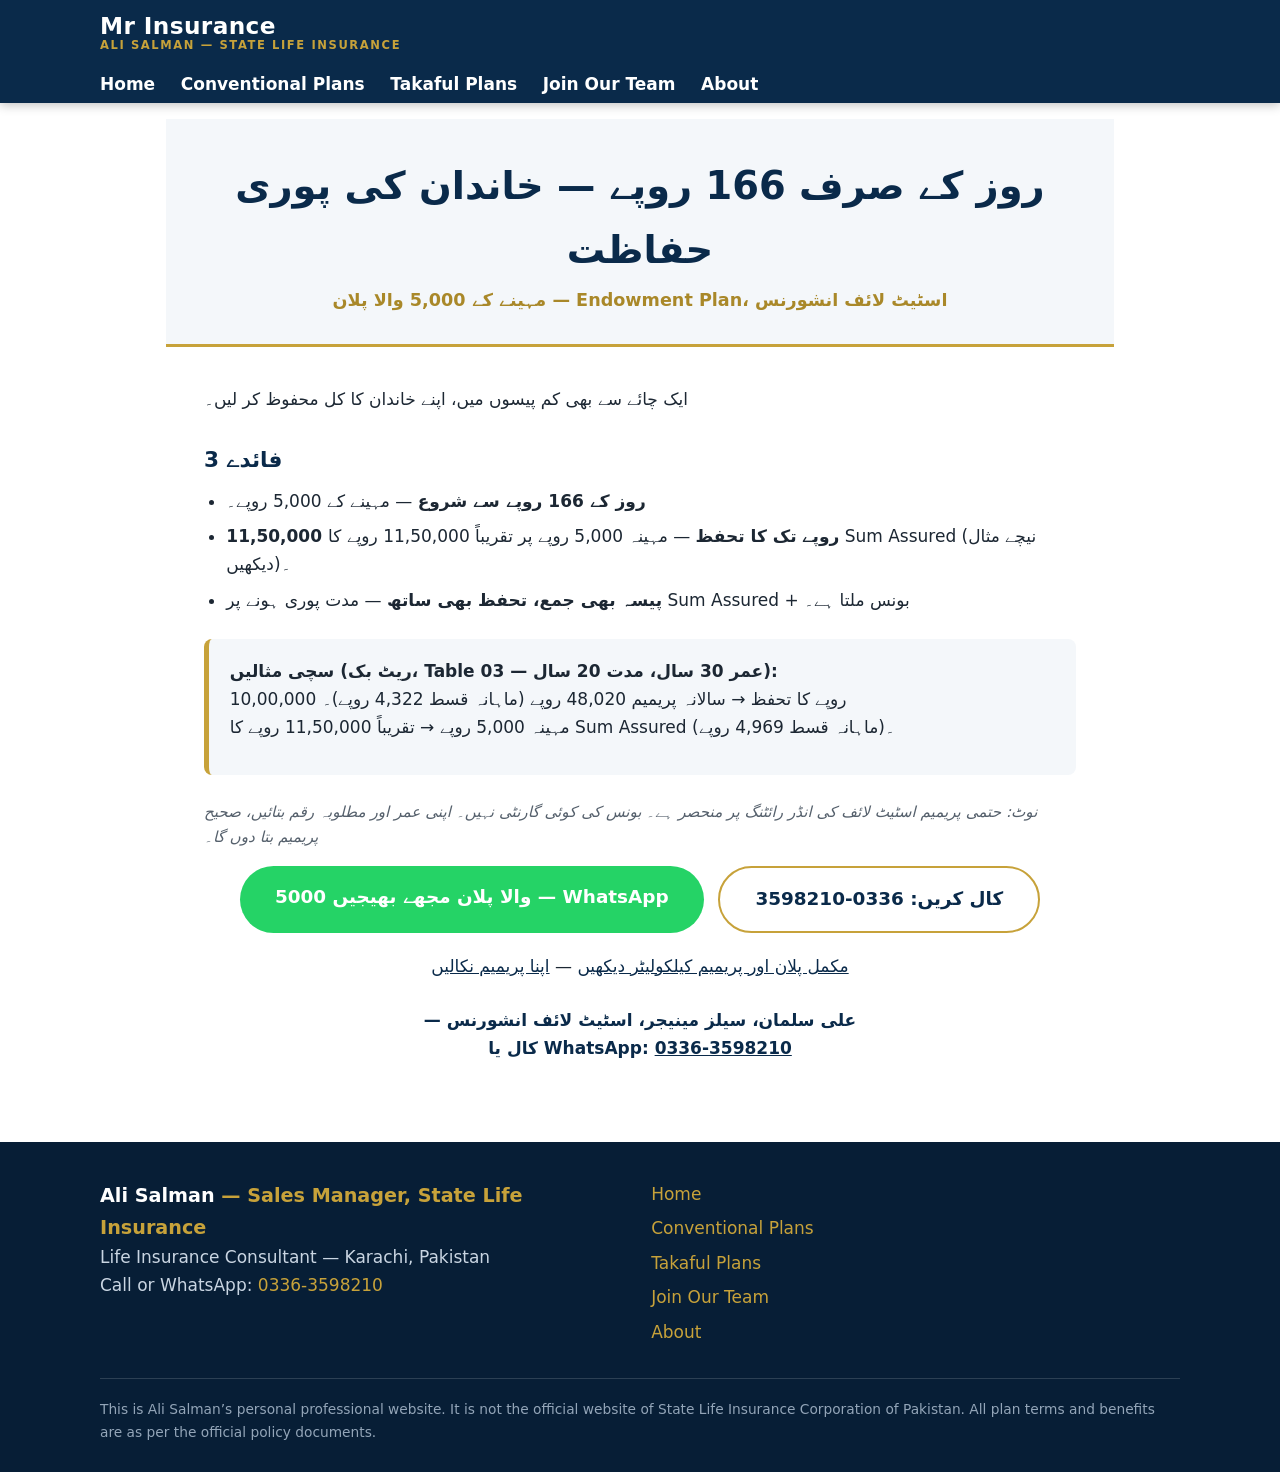
<file: 5000/index.html>
<!DOCTYPE html>
<html lang="ur">
<head>
  <meta charset="UTF-8">
  <meta name="viewport" content="width=device-width, initial-scale=1.0">
  <title>مہینے کے 5000 والا پلان — Mr Insurance | علی سلمان، اسٹیٹ لائف انشورنس</title>
  <meta name="description" content="روز کے صرف 166 روپے — خاندان کی پوری حفاظت۔ Endowment Plan (Table 03): 10 لاکھ کا تحفظ، مہینہ صرف 4,322 روپے (عمر 30، مدت 20 سال)۔ علی سلمان: 0336-3598210۔">
  <link rel="stylesheet" href="/styles.css">
<style>
/* Inline copy of the site theme so landing pages look right even if the live stylesheet differs */
/* Mr Insurance — Ali Salman, Sales Manager, State Life Insurance
   Palette: deep navy #0A2A4A · gold #C7A23A · light grey #F4F7FA · WhatsApp green #25D366 (WhatsApp buttons only) */

:root {
  --navy: #0A2A4A;
  --navy-dark: #071E36;
  --gold: #C7A23A;
  --gold-dark: #A98829;
  --grey-bg: #F4F7FA;
  --ink: #1C2733;
  --muted: #55606C;
  --whatsapp: #25D366;
  --whatsapp-dark: #1DA851;
  --white: #FFFFFF;
  --radius: 12px;
  --shadow: 0 4px 18px rgba(10, 42, 74, 0.12);
}

* { box-sizing: border-box; margin: 0; padding: 0; }

html { scroll-behavior: smooth; }

body {
  font-family: "Segoe UI", system-ui, -apple-system, Arial, sans-serif;
  color: var(--ink);
  background: var(--white);
  line-height: 1.65;
  font-size: 17px;
}

img { max-width: 100%; height: auto; display: block; }

a { color: var(--navy); }

.container { width: min(1080px, 92%); margin: 0 auto; }

/* ---------- Header ---------- */
.site-header {
  background: var(--navy);
  color: var(--white);
  position: sticky;
  top: 0;
  z-index: 50;
  box-shadow: 0 2px 10px rgba(0, 0, 0, 0.25);
}
.header-inner {
  display: flex;
  align-items: center;
  justify-content: space-between;
  gap: 1rem;
  padding: 0.8rem 0;
}
.brand {
  color: var(--white);
  text-decoration: none;
  font-size: 1.45rem;
  font-weight: 700;
  letter-spacing: 0.4px;
  line-height: 1.15;
}
.brand span { color: var(--gold); display: block; font-size: 0.72rem; font-weight: 600; letter-spacing: 1.6px; text-transform: uppercase; }
.nav-toggle {
  background: transparent;
  border: 2px solid var(--gold);
  color: var(--white);
  border-radius: 8px;
  font-size: 1.2rem;
  line-height: 1;
  padding: 0.45rem 0.7rem;
  cursor: pointer;
}
.main-nav { display: none; }
.main-nav.open { display: block; }
.main-nav ul { list-style: none; padding: 0 0 0.9rem; }
.main-nav a {
  display: block;
  color: var(--white);
  text-decoration: none;
  padding: 0.55rem 0.2rem;
  font-weight: 600;
  border-bottom: 1px solid rgba(255, 255, 255, 0.12);
}
.main-nav a:hover, .main-nav a.active { color: var(--gold); }

@media (min-width: 820px) {
  .nav-toggle { display: none; }
  .main-nav { display: block; }
  .main-nav ul { display: flex; gap: 1.6rem; padding: 0; }
  .main-nav a { border-bottom: none; padding: 0.3rem 0; }
}

/* ---------- Hero ---------- */
.hero {
  background: linear-gradient(160deg, var(--navy) 0%, var(--navy-dark) 100%);
  color: var(--white);
  padding: 2.6rem 0 3rem;
  text-align: center;
}
.hero .eyebrow {
  color: var(--gold);
  font-weight: 700;
  letter-spacing: 1.6px;
  text-transform: uppercase;
  font-size: 0.85rem;
  margin-bottom: 0.8rem;
}
.hero h1 {
  font-size: clamp(1.9rem, 5.5vw, 3rem);
  line-height: 1.2;
  margin-bottom: 1rem;
}
.hero .sub { color: #D7E1EC; max-width: 640px; margin: 0 auto 1.6rem; font-size: 1.08rem; }
.hero-photo {
  width: 210px;
  height: 210px;
  object-fit: cover;
  border-radius: 50%;
  border: 4px solid var(--gold);
  margin: 0 auto 1.6rem;
  box-shadow: var(--shadow);
}
.ticks {
  list-style: none;
  max-width: 520px;
  margin: 0 auto 2rem;
  text-align: left;
}
.ticks li { padding: 0.35rem 0 0.35rem 2rem; position: relative; font-weight: 600; }
.ticks li::before {
  content: "✓";
  position: absolute;
  left: 0;
  top: 0.3rem;
  background: var(--gold);
  color: var(--navy-dark);
  width: 1.45rem;
  height: 1.45rem;
  border-radius: 50%;
  display: grid;
  place-items: center;
  font-size: 0.95rem;
  font-weight: 800;
}

/* ---------- Buttons ---------- */
.btn-row { display: flex; flex-wrap: wrap; gap: 0.9rem; justify-content: center; }
.btn {
  display: inline-block;
  text-decoration: none;
  font-weight: 700;
  font-size: 1.05rem;
  padding: 0.85rem 1.7rem;
  border-radius: 999px;
  transition: transform 0.12s ease, background 0.12s ease;
}
.btn:hover { transform: translateY(-2px); }
.btn-whatsapp { background: var(--whatsapp); color: var(--white); }
.btn-whatsapp:hover { background: var(--whatsapp-dark); }
.btn-call { background: var(--white); color: var(--navy); border: 2px solid var(--gold); }
.btn-call:hover { background: var(--gold); color: var(--navy-dark); }
.btn-gold { background: var(--gold); color: var(--navy-dark); }
.btn-gold:hover { background: var(--gold-dark); color: var(--white); }
.btn-navy { background: var(--navy); color: var(--white); }
.btn-navy:hover { background: var(--navy-dark); color: var(--gold); }
.btn-large { font-size: 1.15rem; padding: 1rem 2.2rem; }

/* ---------- Sections & cards ---------- */
.section { padding: 3rem 0; }
.section-grey { background: var(--grey-bg); }
.section h2 {
  text-align: center;
  color: var(--navy);
  font-size: clamp(1.5rem, 4vw, 2.1rem);
  margin-bottom: 0.6rem;
}
.section .lead { text-align: center; color: var(--muted); max-width: 640px; margin: 0 auto 2rem; }

.cards { display: grid; gap: 1.2rem; }
@media (min-width: 760px) { .cards { grid-template-columns: repeat(3, 1fr); } }
.card {
  background: var(--white);
  border-radius: var(--radius);
  box-shadow: var(--shadow);
  padding: 1.8rem 1.4rem;
  text-align: center;
  border-top: 5px solid var(--gold);
  display: flex;
  flex-direction: column;
  gap: 0.7rem;
}
.card h3 { color: var(--navy); font-size: 1.3rem; }
.card p { color: var(--muted); flex: 1; }

.plan-list { display: grid; gap: 1rem; max-width: 640px; margin: 0 auto; }
.plan-list .btn { text-align: center; }

/* ---------- Content pages ---------- */
.page-head {
  background: var(--grey-bg);
  border-bottom: 3px solid var(--gold);
  padding: 2.2rem 0 1.8rem;
  text-align: center;
}
.page-head h1 { color: var(--navy); font-size: clamp(1.7rem, 4.5vw, 2.4rem); }
.page-head .tagline { color: var(--gold-dark); font-weight: 700; font-size: 1.1rem; margin-top: 0.3rem; }

.content { padding: 2.4rem 0 3rem; }
.content .poster {
  border-radius: var(--radius);
  box-shadow: var(--shadow);
  margin: 0 auto 2rem;
  max-width: 680px;
  width: 100%;
}
.content h2 { color: var(--navy); font-size: 1.35rem; margin: 1.8rem 0 0.6rem; }
.content p { margin-bottom: 1rem; }
.content ul, .content ol { margin: 0 0 1rem 1.4rem; }
.content li { margin-bottom: 0.45rem; }
.content .example {
  background: var(--grey-bg);
  border-left: 5px solid var(--gold);
  border-radius: 8px;
  padding: 1.1rem 1.3rem;
  margin: 1.6rem 0;
}
.content .note { color: var(--muted); font-size: 0.95rem; font-style: italic; }
.content .contact-line { font-weight: 700; color: var(--navy); text-align: center; margin-top: 1.6rem; }
.cta-box { text-align: center; margin: 2.2rem 0 0.6rem; display: grid; gap: 0.9rem; justify-items: center; }

/* ---------- Footer ---------- */
.site-footer {
  background: var(--navy-dark);
  color: #C9D5E2;
  padding: 2.4rem 0 1.8rem;
  margin-top: 0;
}
.site-footer .foot-name { color: var(--white); font-size: 1.2rem; font-weight: 700; }
.site-footer .foot-name span { color: var(--gold); }
.site-footer a { color: var(--gold); text-decoration: none; }
.site-footer a:hover { text-decoration: underline; }
.footer-grid { display: grid; gap: 1.4rem; margin-bottom: 1.6rem; }
@media (min-width: 760px) { .footer-grid { grid-template-columns: 1fr 1fr; } }
.footer-nav { list-style: none; }
.footer-nav li { margin-bottom: 0.4rem; }
.disclaimer {
  border-top: 1px solid rgba(255, 255, 255, 0.15);
  padding-top: 1.2rem;
  font-size: 0.86rem;
  color: #93A5B8;
}

</style>
</head>
<body>

  <header class="site-header">
    <div class="container header-inner">
      <a class="brand" href="../index.html">Mr Insurance<span>Ali Salman — State Life Insurance</span></a>
      <button class="nav-toggle" aria-label="Open menu" aria-expanded="false">&#9776;</button>
    </div>
    <nav class="main-nav" aria-label="Main navigation">
      <div class="container">
        <ul>
          <li><a href="../index.html">Home</a></li>
          <li><a href="../conventional-plans.html">Conventional Plans</a></li>
          <li><a href="../takaful-plans.html">Takaful Plans</a></li>
          <li><a href="../join-our-team.html">Join Our Team</a></li>
          <li><a href="../index.html#about">About</a></li>
        </ul>
      </div>
    </nav>
  </header>

  <main>
    <div class="page-head">
      <div class="container">
        <h1>روز کے صرف 166 روپے — خاندان کی پوری حفاظت</h1>
        <p class="tagline">مہینے کے 5,000 والا پلان — Endowment Plan، اسٹیٹ لائف انشورنس</p>
      </div>
    </div>

    <section class="content">
      <div class="container">
        <p>ایک چائے سے بھی کم پیسوں میں، اپنے خاندان کا کل محفوظ کر لیں۔</p>

        <h2>3 فائدے</h2>
        <ul>
          <li><strong>روز کے 166 روپے سے شروع</strong> — مہینے کے 5,000 روپے۔</li>
          <li><strong>11,50,000 روپے تک کا تحفظ</strong> — مہینہ 5,000 روپے پر تقریباً 11,50,000 روپے کا Sum Assured (نیچے مثال دیکھیں)۔</li>
          <li><strong>پیسہ بھی جمع، تحفظ بھی ساتھ</strong> — مدت پوری ہونے پر Sum Assured + بونس ملتا ہے۔</li>
        </ul>

        <div class="example">
          <p><strong>سچی مثالیں (ریٹ بک، Table 03 — عمر 30 سال، مدت 20 سال):</strong><br>
          10,00,000 روپے کا تحفظ &rarr; سالانہ پریمیم 48,020 روپے (ماہانہ قسط 4,322 روپے)۔<br>
          مہینہ 5,000 روپے &rarr; تقریباً 11,50,000 روپے کا Sum Assured (ماہانہ قسط 4,969 روپے)۔</p>
        </div>

        <p class="note">نوٹ: حتمی پریمیم اسٹیٹ لائف کی انڈر رائٹنگ پر منحصر ہے۔ بونس کی کوئی گارنٹی نہیں۔ اپنی عمر اور مطلوبہ رقم بتائیں، صحیح پریمیم بتا دوں گا۔</p>

        <div class="btn-row">
          <a class="btn btn-whatsapp btn-large" href="https://wa.me/923363598210?text=Assalam-o-Alaikum%21%20Mujhe%20mahine%20ke%205000%20wala%20plan%20chahiye." target="_blank" rel="noopener">5000 والا پلان مجھے بھیجیں — WhatsApp</a>
          <a class="btn btn-call btn-large" href="tel:+923363598210">کال کریں: 0336-3598210</a>
        </div>

        <p style="text-align:center; margin-top:1.2rem;"><a href="../endowment-plan.html">مکمل پلان اور پریمیم کیلکولیٹر دیکھیں</a> — <a href="https://muse.ai/s/endowment-plan-premium-calculator-gb6sxsku3xdx0k" target="_blank" rel="noopener">اپنا پریمیم نکالیں</a></p>

        <p class="contact-line">— علی سلمان، سیلز مینیجر، اسٹیٹ لائف انشورنس<br>
        کال یا WhatsApp: <a href="tel:+923363598210">0336-3598210</a></p>
      </div>
    </section>
  </main>

  <footer class="site-footer">
    <div class="container">
      <div class="footer-grid">
        <div>
          <p class="foot-name">Ali Salman <span>— Sales Manager, State Life Insurance</span></p>
          <p>Life Insurance Consultant — Karachi, Pakistan</p>
          <p>Call or WhatsApp: <a href="tel:+923363598210">0336-3598210</a></p>
        </div>
        <nav aria-label="Footer navigation">
          <ul class="footer-nav">
            <li><a href="../index.html">Home</a></li>
            <li><a href="../conventional-plans.html">Conventional Plans</a></li>
            <li><a href="../takaful-plans.html">Takaful Plans</a></li>
            <li><a href="../join-our-team.html">Join Our Team</a></li>
            <li><a href="../index.html#about">About</a></li>
          </ul>
        </nav>
      </div>
      <p class="disclaimer">This is Ali Salman&rsquo;s personal professional website. It is not the official website of State Life Insurance Corporation of Pakistan. All plan terms and benefits are as per the official policy documents.</p>
    </div>
  </footer>

  <script>
  // Mobile navigation toggle
  document.addEventListener("DOMContentLoaded", function () {
    var toggle = document.querySelector(".nav-toggle");
    var nav = document.querySelector(".main-nav");
    if (!toggle || !nav) return;
    toggle.addEventListener("click", function () {
      var open = nav.classList.toggle("open");
      toggle.setAttribute("aria-expanded", open ? "true" : "false");
    });
  });
  </script>
</body>
</html>
</file>
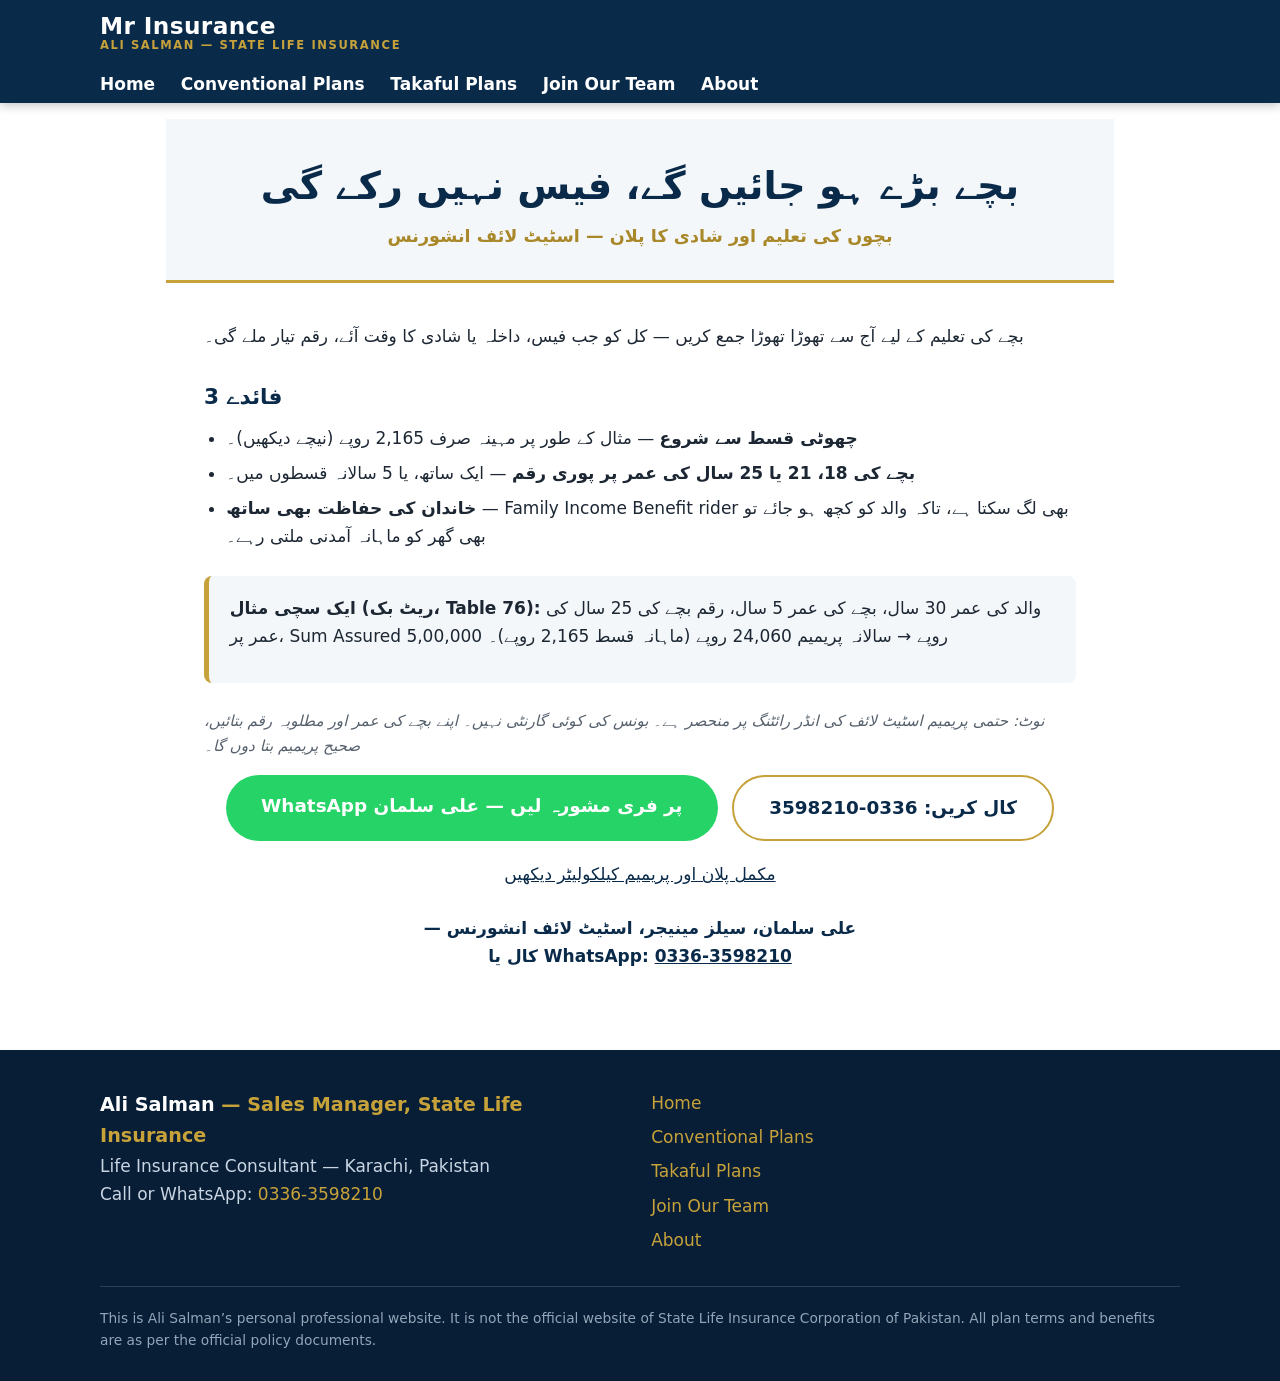
<file: bacha/index.html>
<!DOCTYPE html>
<html lang="ur">
<head>
  <meta charset="UTF-8">
  <meta name="viewport" content="width=device-width, initial-scale=1.0">
  <title>بچوں کی تعلیم — Mr Insurance | علی سلمان، اسٹیٹ لائف انشورنس</title>
  <meta name="description" content="بچوں کی تعلیم اور شادی کا پلان (Table 76) — بچے کی 18، 21 یا 25 سال کی عمر پر پوری رقم۔ مثال: والد 30 سال، بچہ 5 سال، رقم 5 لاکھ — مہینہ صرف 2,165 روپے۔ علی سلمان: 0336-3598210۔">
  <link rel="stylesheet" href="/styles.css">
<style>
/* Inline copy of the site theme so landing pages look right even if the live stylesheet differs */
/* Mr Insurance — Ali Salman, Sales Manager, State Life Insurance
   Palette: deep navy #0A2A4A · gold #C7A23A · light grey #F4F7FA · WhatsApp green #25D366 (WhatsApp buttons only) */

:root {
  --navy: #0A2A4A;
  --navy-dark: #071E36;
  --gold: #C7A23A;
  --gold-dark: #A98829;
  --grey-bg: #F4F7FA;
  --ink: #1C2733;
  --muted: #55606C;
  --whatsapp: #25D366;
  --whatsapp-dark: #1DA851;
  --white: #FFFFFF;
  --radius: 12px;
  --shadow: 0 4px 18px rgba(10, 42, 74, 0.12);
}

* { box-sizing: border-box; margin: 0; padding: 0; }

html { scroll-behavior: smooth; }

body {
  font-family: "Segoe UI", system-ui, -apple-system, Arial, sans-serif;
  color: var(--ink);
  background: var(--white);
  line-height: 1.65;
  font-size: 17px;
}

img { max-width: 100%; height: auto; display: block; }

a { color: var(--navy); }

.container { width: min(1080px, 92%); margin: 0 auto; }

/* ---------- Header ---------- */
.site-header {
  background: var(--navy);
  color: var(--white);
  position: sticky;
  top: 0;
  z-index: 50;
  box-shadow: 0 2px 10px rgba(0, 0, 0, 0.25);
}
.header-inner {
  display: flex;
  align-items: center;
  justify-content: space-between;
  gap: 1rem;
  padding: 0.8rem 0;
}
.brand {
  color: var(--white);
  text-decoration: none;
  font-size: 1.45rem;
  font-weight: 700;
  letter-spacing: 0.4px;
  line-height: 1.15;
}
.brand span { color: var(--gold); display: block; font-size: 0.72rem; font-weight: 600; letter-spacing: 1.6px; text-transform: uppercase; }
.nav-toggle {
  background: transparent;
  border: 2px solid var(--gold);
  color: var(--white);
  border-radius: 8px;
  font-size: 1.2rem;
  line-height: 1;
  padding: 0.45rem 0.7rem;
  cursor: pointer;
}
.main-nav { display: none; }
.main-nav.open { display: block; }
.main-nav ul { list-style: none; padding: 0 0 0.9rem; }
.main-nav a {
  display: block;
  color: var(--white);
  text-decoration: none;
  padding: 0.55rem 0.2rem;
  font-weight: 600;
  border-bottom: 1px solid rgba(255, 255, 255, 0.12);
}
.main-nav a:hover, .main-nav a.active { color: var(--gold); }

@media (min-width: 820px) {
  .nav-toggle { display: none; }
  .main-nav { display: block; }
  .main-nav ul { display: flex; gap: 1.6rem; padding: 0; }
  .main-nav a { border-bottom: none; padding: 0.3rem 0; }
}

/* ---------- Hero ---------- */
.hero {
  background: linear-gradient(160deg, var(--navy) 0%, var(--navy-dark) 100%);
  color: var(--white);
  padding: 2.6rem 0 3rem;
  text-align: center;
}
.hero .eyebrow {
  color: var(--gold);
  font-weight: 700;
  letter-spacing: 1.6px;
  text-transform: uppercase;
  font-size: 0.85rem;
  margin-bottom: 0.8rem;
}
.hero h1 {
  font-size: clamp(1.9rem, 5.5vw, 3rem);
  line-height: 1.2;
  margin-bottom: 1rem;
}
.hero .sub { color: #D7E1EC; max-width: 640px; margin: 0 auto 1.6rem; font-size: 1.08rem; }
.hero-photo {
  width: 210px;
  height: 210px;
  object-fit: cover;
  border-radius: 50%;
  border: 4px solid var(--gold);
  margin: 0 auto 1.6rem;
  box-shadow: var(--shadow);
}
.ticks {
  list-style: none;
  max-width: 520px;
  margin: 0 auto 2rem;
  text-align: left;
}
.ticks li { padding: 0.35rem 0 0.35rem 2rem; position: relative; font-weight: 600; }
.ticks li::before {
  content: "✓";
  position: absolute;
  left: 0;
  top: 0.3rem;
  background: var(--gold);
  color: var(--navy-dark);
  width: 1.45rem;
  height: 1.45rem;
  border-radius: 50%;
  display: grid;
  place-items: center;
  font-size: 0.95rem;
  font-weight: 800;
}

/* ---------- Buttons ---------- */
.btn-row { display: flex; flex-wrap: wrap; gap: 0.9rem; justify-content: center; }
.btn {
  display: inline-block;
  text-decoration: none;
  font-weight: 700;
  font-size: 1.05rem;
  padding: 0.85rem 1.7rem;
  border-radius: 999px;
  transition: transform 0.12s ease, background 0.12s ease;
}
.btn:hover { transform: translateY(-2px); }
.btn-whatsapp { background: var(--whatsapp); color: var(--white); }
.btn-whatsapp:hover { background: var(--whatsapp-dark); }
.btn-call { background: var(--white); color: var(--navy); border: 2px solid var(--gold); }
.btn-call:hover { background: var(--gold); color: var(--navy-dark); }
.btn-gold { background: var(--gold); color: var(--navy-dark); }
.btn-gold:hover { background: var(--gold-dark); color: var(--white); }
.btn-navy { background: var(--navy); color: var(--white); }
.btn-navy:hover { background: var(--navy-dark); color: var(--gold); }
.btn-large { font-size: 1.15rem; padding: 1rem 2.2rem; }

/* ---------- Sections & cards ---------- */
.section { padding: 3rem 0; }
.section-grey { background: var(--grey-bg); }
.section h2 {
  text-align: center;
  color: var(--navy);
  font-size: clamp(1.5rem, 4vw, 2.1rem);
  margin-bottom: 0.6rem;
}
.section .lead { text-align: center; color: var(--muted); max-width: 640px; margin: 0 auto 2rem; }

.cards { display: grid; gap: 1.2rem; }
@media (min-width: 760px) { .cards { grid-template-columns: repeat(3, 1fr); } }
.card {
  background: var(--white);
  border-radius: var(--radius);
  box-shadow: var(--shadow);
  padding: 1.8rem 1.4rem;
  text-align: center;
  border-top: 5px solid var(--gold);
  display: flex;
  flex-direction: column;
  gap: 0.7rem;
}
.card h3 { color: var(--navy); font-size: 1.3rem; }
.card p { color: var(--muted); flex: 1; }

.plan-list { display: grid; gap: 1rem; max-width: 640px; margin: 0 auto; }
.plan-list .btn { text-align: center; }

/* ---------- Content pages ---------- */
.page-head {
  background: var(--grey-bg);
  border-bottom: 3px solid var(--gold);
  padding: 2.2rem 0 1.8rem;
  text-align: center;
}
.page-head h1 { color: var(--navy); font-size: clamp(1.7rem, 4.5vw, 2.4rem); }
.page-head .tagline { color: var(--gold-dark); font-weight: 700; font-size: 1.1rem; margin-top: 0.3rem; }

.content { padding: 2.4rem 0 3rem; }
.content .poster {
  border-radius: var(--radius);
  box-shadow: var(--shadow);
  margin: 0 auto 2rem;
  max-width: 680px;
  width: 100%;
}
.content h2 { color: var(--navy); font-size: 1.35rem; margin: 1.8rem 0 0.6rem; }
.content p { margin-bottom: 1rem; }
.content ul, .content ol { margin: 0 0 1rem 1.4rem; }
.content li { margin-bottom: 0.45rem; }
.content .example {
  background: var(--grey-bg);
  border-left: 5px solid var(--gold);
  border-radius: 8px;
  padding: 1.1rem 1.3rem;
  margin: 1.6rem 0;
}
.content .note { color: var(--muted); font-size: 0.95rem; font-style: italic; }
.content .contact-line { font-weight: 700; color: var(--navy); text-align: center; margin-top: 1.6rem; }
.cta-box { text-align: center; margin: 2.2rem 0 0.6rem; display: grid; gap: 0.9rem; justify-items: center; }

/* ---------- Footer ---------- */
.site-footer {
  background: var(--navy-dark);
  color: #C9D5E2;
  padding: 2.4rem 0 1.8rem;
  margin-top: 0;
}
.site-footer .foot-name { color: var(--white); font-size: 1.2rem; font-weight: 700; }
.site-footer .foot-name span { color: var(--gold); }
.site-footer a { color: var(--gold); text-decoration: none; }
.site-footer a:hover { text-decoration: underline; }
.footer-grid { display: grid; gap: 1.4rem; margin-bottom: 1.6rem; }
@media (min-width: 760px) { .footer-grid { grid-template-columns: 1fr 1fr; } }
.footer-nav { list-style: none; }
.footer-nav li { margin-bottom: 0.4rem; }
.disclaimer {
  border-top: 1px solid rgba(255, 255, 255, 0.15);
  padding-top: 1.2rem;
  font-size: 0.86rem;
  color: #93A5B8;
}

</style>
</head>
<body>

  <header class="site-header">
    <div class="container header-inner">
      <a class="brand" href="../index.html">Mr Insurance<span>Ali Salman — State Life Insurance</span></a>
      <button class="nav-toggle" aria-label="Open menu" aria-expanded="false">&#9776;</button>
    </div>
    <nav class="main-nav" aria-label="Main navigation">
      <div class="container">
        <ul>
          <li><a href="../index.html">Home</a></li>
          <li><a href="../conventional-plans.html">Conventional Plans</a></li>
          <li><a href="../takaful-plans.html">Takaful Plans</a></li>
          <li><a href="../join-our-team.html">Join Our Team</a></li>
          <li><a href="../index.html#about">About</a></li>
        </ul>
      </div>
    </nav>
  </header>

  <main>
    <div class="page-head">
      <div class="container">
        <h1>بچے بڑے ہو جائیں گے، فیس نہیں رکے گی</h1>
        <p class="tagline">بچوں کی تعلیم اور شادی کا پلان — اسٹیٹ لائف انشورنس</p>
      </div>
    </div>

    <section class="content">
      <div class="container">
        <p>بچے کی تعلیم کے لیے آج سے تھوڑا تھوڑا جمع کریں — کل کو جب فیس، داخلہ یا شادی کا وقت آئے، رقم تیار ملے گی۔</p>

        <h2>3 فائدے</h2>
        <ul>
          <li><strong>چھوٹی قسط سے شروع</strong> — مثال کے طور پر مہینہ صرف 2,165 روپے (نیچے دیکھیں)۔</li>
          <li><strong>بچے کی 18، 21 یا 25 سال کی عمر پر پوری رقم</strong> — ایک ساتھ، یا 5 سالانہ قسطوں میں۔</li>
          <li><strong>خاندان کی حفاظت بھی ساتھ</strong> — Family Income Benefit rider بھی لگ سکتا ہے، تاکہ والد کو کچھ ہو جائے تو بھی گھر کو ماہانہ آمدنی ملتی رہے۔</li>
        </ul>

        <div class="example">
          <p><strong>ایک سچی مثال (ریٹ بک، Table 76):</strong> والد کی عمر 30 سال، بچے کی عمر 5 سال، رقم بچے کی 25 سال کی عمر پر، Sum Assured 5,00,000 روپے &rarr; سالانہ پریمیم 24,060 روپے (ماہانہ قسط 2,165 روپے)۔</p>
        </div>

        <p class="note">نوٹ: حتمی پریمیم اسٹیٹ لائف کی انڈر رائٹنگ پر منحصر ہے۔ بونس کی کوئی گارنٹی نہیں۔ اپنے بچے کی عمر اور مطلوبہ رقم بتائیں، صحیح پریمیم بتا دوں گا۔</p>

        <div class="btn-row">
          <a class="btn btn-whatsapp btn-large" href="https://wa.me/923363598210?text=Assalam-o-Alaikum%21%20Mujhe%20bachon%20ki%20taleem%20wala%20plan%20chahiye." target="_blank" rel="noopener">WhatsApp پر فری مشورہ لیں — علی سلمان</a>
          <a class="btn btn-call btn-large" href="tel:+923363598210">کال کریں: 0336-3598210</a>
        </div>

        <p style="text-align:center; margin-top:1.2rem;"><a href="../child-education-marriage-plan.html">مکمل پلان اور پریمیم کیلکولیٹر دیکھیں</a></p>

        <p class="contact-line">— علی سلمان، سیلز مینیجر، اسٹیٹ لائف انشورنس<br>
        کال یا WhatsApp: <a href="tel:+923363598210">0336-3598210</a></p>
      </div>
    </section>
  </main>

  <footer class="site-footer">
    <div class="container">
      <div class="footer-grid">
        <div>
          <p class="foot-name">Ali Salman <span>— Sales Manager, State Life Insurance</span></p>
          <p>Life Insurance Consultant — Karachi, Pakistan</p>
          <p>Call or WhatsApp: <a href="tel:+923363598210">0336-3598210</a></p>
        </div>
        <nav aria-label="Footer navigation">
          <ul class="footer-nav">
            <li><a href="../index.html">Home</a></li>
            <li><a href="../conventional-plans.html">Conventional Plans</a></li>
            <li><a href="../takaful-plans.html">Takaful Plans</a></li>
            <li><a href="../join-our-team.html">Join Our Team</a></li>
            <li><a href="../index.html#about">About</a></li>
          </ul>
        </nav>
      </div>
      <p class="disclaimer">This is Ali Salman&rsquo;s personal professional website. It is not the official website of State Life Insurance Corporation of Pakistan. All plan terms and benefits are as per the official policy documents.</p>
    </div>
  </footer>

  <script>
  // Mobile navigation toggle
  document.addEventListener("DOMContentLoaded", function () {
    var toggle = document.querySelector(".nav-toggle");
    var nav = document.querySelector(".main-nav");
    if (!toggle || !nav) return;
    toggle.addEventListener("click", function () {
      var open = nav.classList.toggle("open");
      toggle.setAttribute("aria-expanded", open ? "true" : "false");
    });
  });
  </script>
</body>
</html>
</file>
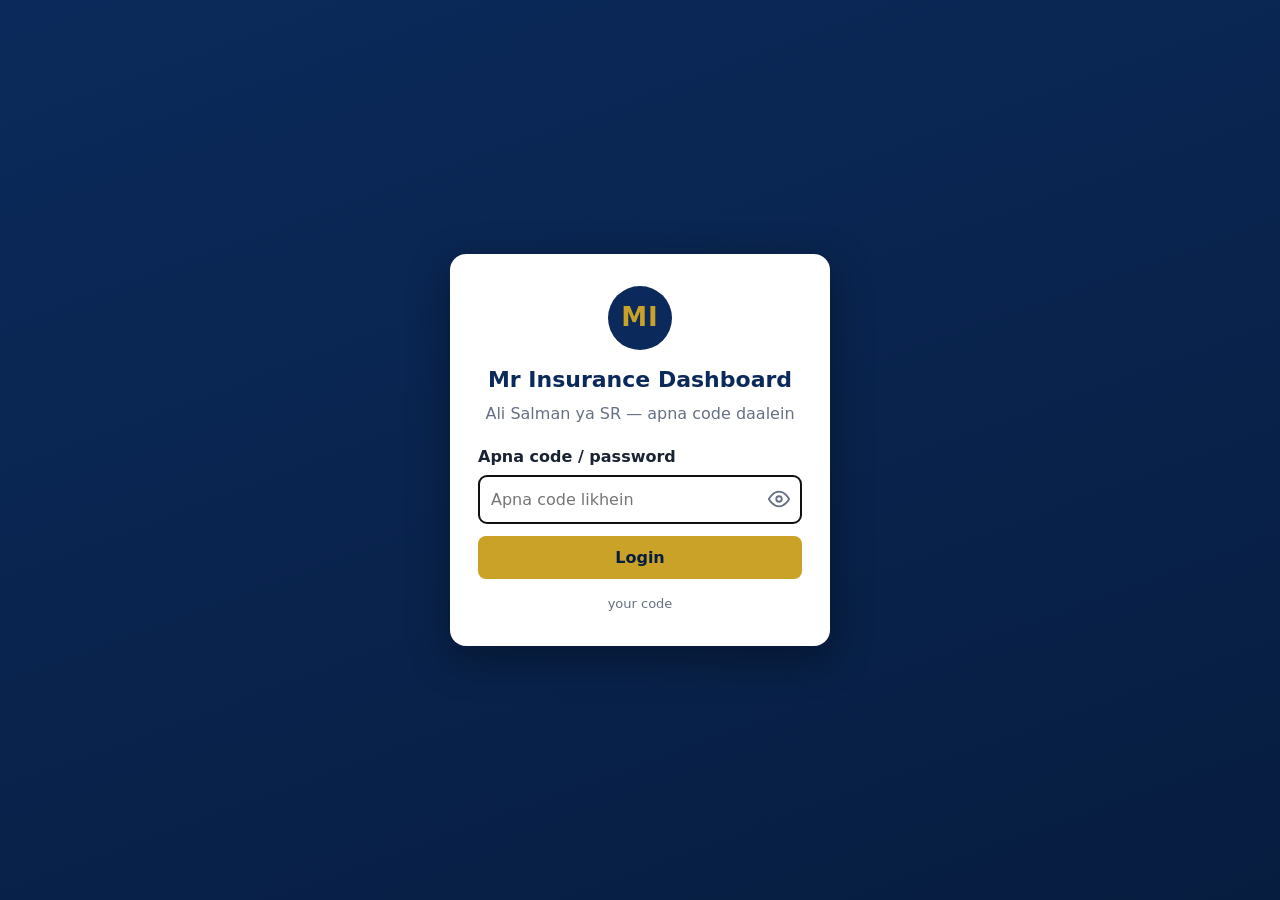
<file: dashboard/index.html>
<!DOCTYPE html>
<html lang="ur">
<head>
<meta charset="UTF-8">
<meta name="viewport" content="width=device-width, initial-scale=1.0, viewport-fit=cover">
<meta name="theme-color" content="#0b2a5b">
<meta name="description" content="Mr Insurance — Team WhatsApp Dashboard. Premium due reminders for Ali Salman and his State Life team.">
<title>Mr Insurance Dashboard</title>
<link rel="manifest" href="manifest.json">
<link rel="icon" href="icon.svg" type="image/svg+xml">
<link rel="stylesheet" href="styles.css?v=3">
</head>
<body>

<!-- ============ LOGIN GATE ============ -->
<!-- Nothing behind this screen loads until the owner logs in. No client -->
<!-- data is in this page; all data comes from the API after login. -->
<div id="login-screen" class="login-screen">
  <div class="login-card">
    <div class="login-logo">MI</div>
    <h1>Mr Insurance Dashboard</h1>
    <p class="login-sub">Ali Salman ya SR — apna code daalein</p>
    <form id="login-form">
      <label for="login-password">Apna code / password</label>
      <div class="password-field">
        <input id="login-password" type="password" autocomplete="current-password"
               placeholder="Apna code likhein" required>
        <button id="toggle-password" type="button" class="password-eye" aria-label="Password dikhayein">
          <svg class="eye-open" viewBox="0 0 24 24" fill="none" stroke="currentColor" stroke-width="2" stroke-linecap="round" stroke-linejoin="round"><path d="M1 12s4-8 11-8 11 8 11 8-4 8-11 8-11-8-11-8z"></path><circle cx="12" cy="12" r="3"></circle></svg>
          <svg class="eye-closed" viewBox="0 0 24 24" fill="none" stroke="currentColor" stroke-width="2" stroke-linecap="round" stroke-linejoin="round"><path d="M17.94 17.94A10.07 10.07 0 0 1 12 20c-7 0-11-8-11-8a18.45 18.45 0 0 1 5.06-5.94M9.9 4.24A9.12 9.12 0 0 1 12 4c7 0 11 8 11 8a18.5 18.5 0 0 1-2.16 3.19m-6.72-1.07a3 3 0 1 1-4.24-4.24"></path><line x1="1" y1="1" x2="23" y2="23"></line></svg>
        </button>
      </div>
      <p id="login-error" class="login-error" hidden></p>
      <button type="submit" class="btn btn-primary btn-block">Login</button>
    </form>
    <p class="login-note">your code</p>
  </div>
</div>

<!-- ============ APP ============ -->
<div id="app" hidden>
  <header class="app-header">
    <div class="header-text">
      <h1>Mr Insurance Dashboard</h1>
      <p id="header-date" class="header-date"></p>
      <p id="header-role" class="header-role"></p>
    </div>
    <button id="logout-btn" class="btn btn-ghost" type="button">Logout</button>
  </header>

  <nav class="tabs" role="tablist">
    <button class="tab active" data-tab="aaj" type="button">Aaj</button>
    <button class="tab" data-tab="clients" type="button">Clients</button>
    <button class="tab" data-tab="team" type="button">SR Team</button>
    <button class="tab" data-tab="history" type="button">History</button>
  </nav>

  <main>
    <!-- ---- AAJ TAB ---- -->
    <section id="tab-aaj" class="tab-panel">
      <div id="aaj-summary" class="summary-cards"></div>
      <h2 class="section-title late">Late — premium guzar gayi</h2>
      <div id="list-overdue" class="client-list"></div>
      <h2 class="section-title due">Aaj Due</h2>
      <div id="list-due-today" class="client-list"></div>
      <h2 class="section-title upcoming">Agle 7 Din</h2>
      <div id="list-upcoming" class="client-list"></div>
    </section>

    <!-- ---- CLIENTS TAB ---- -->
    <section id="tab-clients" class="tab-panel" hidden>
      <div class="clients-toolbar">
        <input id="client-search" type="search" placeholder="Naam, policy ya number se dhoondein…">
        <select id="client-sr-filter">
          <option value="">Sab SRs</option>
        </select>
        <button id="add-client-btn" class="btn btn-primary" type="button">+ Naya Client Add Karein</button>
      </div>
      <p id="clients-count" class="muted"></p>
      <div id="list-clients" class="client-list"></div>
    </section>

    <!-- ---- SR TEAM TAB ---- -->
    <section id="tab-team" class="tab-panel" hidden>
      <p class="muted">Har SR ke clients, due aur late ka hisaab. “Sab Due Clients ka Alert Bhejein” se us SR ko aik hi message mein sab due clients ki list jati hai.</p>
      <div id="list-srs" class="sr-list"></div>
    </section>

    <!-- ---- HISTORY TAB ---- -->
    <section id="tab-history" class="tab-panel" hidden>
      <p class="muted">Bheje gaye reminders, SR alerts aur ada shuda premiums ka record.</p>
      <div id="list-history" class="history-list"></div>
    </section>
  </main>
</div>

<!-- ============ CLIENT FORM MODAL ============ -->
<div id="client-modal" class="modal" hidden>
  <div class="modal-card">
    <h2 id="client-modal-title">Naya Client</h2>
    <form id="client-form">
      <input type="hidden" id="f-id">
      <label>Client ka naam *<input id="f-name" required maxlength="120"></label>
      <label>Mobile number<input id="f-phone" maxlength="30" placeholder="03xx-xxxxxxx"></label>
      <label>Policy number<input id="f-policy" maxlength="60"></label>
      <label>Plan name<input id="f-plan" maxlength="120" placeholder="masalan 03/20"></label>
      <label>Premium (Rs) *<input id="f-premium" type="number" min="0" step="1" required></label>
      <label>Frequency
        <select id="f-frequency">
          <option value="monthly">Monthly</option>
          <option value="quarterly">Quarterly</option>
          <option value="half_yearly">Half yearly</option>
          <option value="yearly" selected>Yearly</option>
        </select>
      </label>
      <label>Next due date *<input id="f-due" type="date" required></label>
      <label id="f-sr-row">SR
        <select id="f-sr"></select>
      </label>
      <p id="client-form-error" class="login-error" hidden></p>
      <div class="modal-actions">
        <button type="button" class="btn btn-ghost" id="client-modal-cancel">Cancel</button>
        <button type="submit" class="btn btn-primary">Save Karein</button>
      </div>
    </form>
  </div>
</div>

<div id="toast" class="toast" hidden></div>

<script src="config.js"></script>
<script src="app.js?v=3"></script>
</body>
</html>
</file>
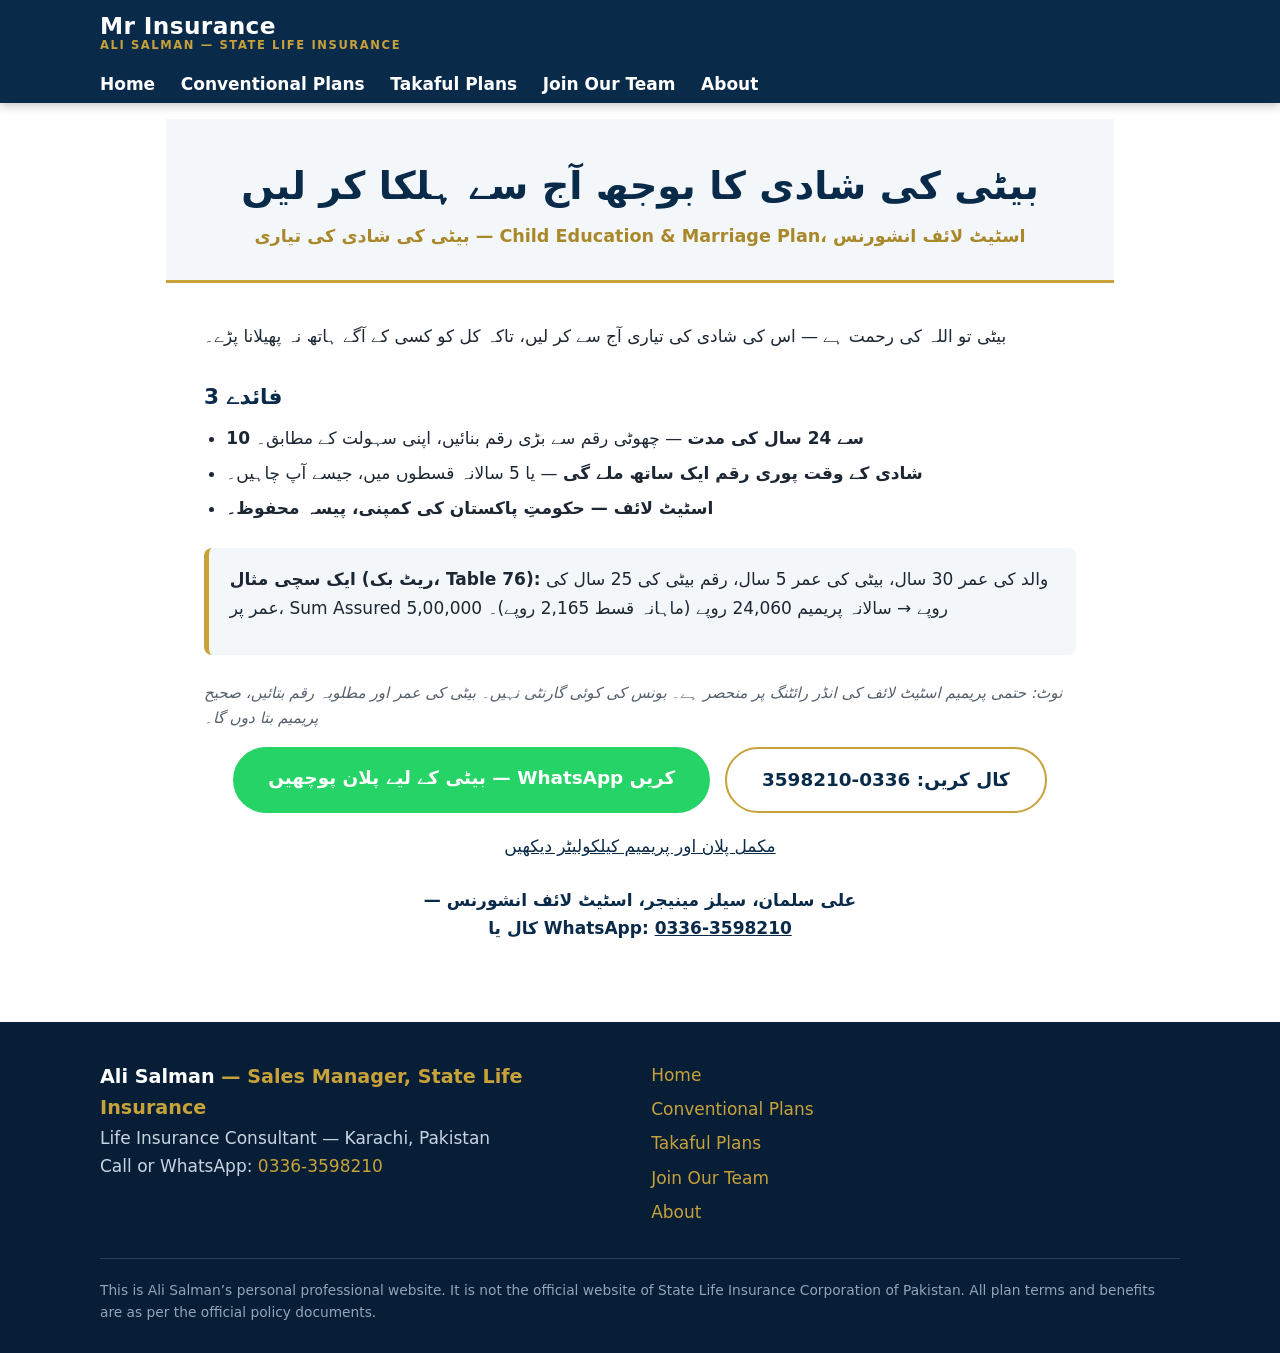
<file: shaadi/index.html>
<!DOCTYPE html>
<html lang="ur">
<head>
  <meta charset="UTF-8">
  <meta name="viewport" content="width=device-width, initial-scale=1.0">
  <title>بیٹی کی شادی — Mr Insurance | علی سلمان، اسٹیٹ لائف انشورنس</title>
  <meta name="description" content="بیٹی کی شادی کی تیاری آج سے — Child Education & Marriage Plan (Table 76)۔ مثال: والد 30 سال، بیٹی 5 سال، رقم 5 لاکھ — مہینہ صرف 2,165 روپے۔ علی سلمان: 0336-3598210۔">
  <link rel="stylesheet" href="/styles.css">
<style>
/* Inline copy of the site theme so landing pages look right even if the live stylesheet differs */
/* Mr Insurance — Ali Salman, Sales Manager, State Life Insurance
   Palette: deep navy #0A2A4A · gold #C7A23A · light grey #F4F7FA · WhatsApp green #25D366 (WhatsApp buttons only) */

:root {
  --navy: #0A2A4A;
  --navy-dark: #071E36;
  --gold: #C7A23A;
  --gold-dark: #A98829;
  --grey-bg: #F4F7FA;
  --ink: #1C2733;
  --muted: #55606C;
  --whatsapp: #25D366;
  --whatsapp-dark: #1DA851;
  --white: #FFFFFF;
  --radius: 12px;
  --shadow: 0 4px 18px rgba(10, 42, 74, 0.12);
}

* { box-sizing: border-box; margin: 0; padding: 0; }

html { scroll-behavior: smooth; }

body {
  font-family: "Segoe UI", system-ui, -apple-system, Arial, sans-serif;
  color: var(--ink);
  background: var(--white);
  line-height: 1.65;
  font-size: 17px;
}

img { max-width: 100%; height: auto; display: block; }

a { color: var(--navy); }

.container { width: min(1080px, 92%); margin: 0 auto; }

/* ---------- Header ---------- */
.site-header {
  background: var(--navy);
  color: var(--white);
  position: sticky;
  top: 0;
  z-index: 50;
  box-shadow: 0 2px 10px rgba(0, 0, 0, 0.25);
}
.header-inner {
  display: flex;
  align-items: center;
  justify-content: space-between;
  gap: 1rem;
  padding: 0.8rem 0;
}
.brand {
  color: var(--white);
  text-decoration: none;
  font-size: 1.45rem;
  font-weight: 700;
  letter-spacing: 0.4px;
  line-height: 1.15;
}
.brand span { color: var(--gold); display: block; font-size: 0.72rem; font-weight: 600; letter-spacing: 1.6px; text-transform: uppercase; }
.nav-toggle {
  background: transparent;
  border: 2px solid var(--gold);
  color: var(--white);
  border-radius: 8px;
  font-size: 1.2rem;
  line-height: 1;
  padding: 0.45rem 0.7rem;
  cursor: pointer;
}
.main-nav { display: none; }
.main-nav.open { display: block; }
.main-nav ul { list-style: none; padding: 0 0 0.9rem; }
.main-nav a {
  display: block;
  color: var(--white);
  text-decoration: none;
  padding: 0.55rem 0.2rem;
  font-weight: 600;
  border-bottom: 1px solid rgba(255, 255, 255, 0.12);
}
.main-nav a:hover, .main-nav a.active { color: var(--gold); }

@media (min-width: 820px) {
  .nav-toggle { display: none; }
  .main-nav { display: block; }
  .main-nav ul { display: flex; gap: 1.6rem; padding: 0; }
  .main-nav a { border-bottom: none; padding: 0.3rem 0; }
}

/* ---------- Hero ---------- */
.hero {
  background: linear-gradient(160deg, var(--navy) 0%, var(--navy-dark) 100%);
  color: var(--white);
  padding: 2.6rem 0 3rem;
  text-align: center;
}
.hero .eyebrow {
  color: var(--gold);
  font-weight: 700;
  letter-spacing: 1.6px;
  text-transform: uppercase;
  font-size: 0.85rem;
  margin-bottom: 0.8rem;
}
.hero h1 {
  font-size: clamp(1.9rem, 5.5vw, 3rem);
  line-height: 1.2;
  margin-bottom: 1rem;
}
.hero .sub { color: #D7E1EC; max-width: 640px; margin: 0 auto 1.6rem; font-size: 1.08rem; }
.hero-photo {
  width: 210px;
  height: 210px;
  object-fit: cover;
  border-radius: 50%;
  border: 4px solid var(--gold);
  margin: 0 auto 1.6rem;
  box-shadow: var(--shadow);
}
.ticks {
  list-style: none;
  max-width: 520px;
  margin: 0 auto 2rem;
  text-align: left;
}
.ticks li { padding: 0.35rem 0 0.35rem 2rem; position: relative; font-weight: 600; }
.ticks li::before {
  content: "✓";
  position: absolute;
  left: 0;
  top: 0.3rem;
  background: var(--gold);
  color: var(--navy-dark);
  width: 1.45rem;
  height: 1.45rem;
  border-radius: 50%;
  display: grid;
  place-items: center;
  font-size: 0.95rem;
  font-weight: 800;
}

/* ---------- Buttons ---------- */
.btn-row { display: flex; flex-wrap: wrap; gap: 0.9rem; justify-content: center; }
.btn {
  display: inline-block;
  text-decoration: none;
  font-weight: 700;
  font-size: 1.05rem;
  padding: 0.85rem 1.7rem;
  border-radius: 999px;
  transition: transform 0.12s ease, background 0.12s ease;
}
.btn:hover { transform: translateY(-2px); }
.btn-whatsapp { background: var(--whatsapp); color: var(--white); }
.btn-whatsapp:hover { background: var(--whatsapp-dark); }
.btn-call { background: var(--white); color: var(--navy); border: 2px solid var(--gold); }
.btn-call:hover { background: var(--gold); color: var(--navy-dark); }
.btn-gold { background: var(--gold); color: var(--navy-dark); }
.btn-gold:hover { background: var(--gold-dark); color: var(--white); }
.btn-navy { background: var(--navy); color: var(--white); }
.btn-navy:hover { background: var(--navy-dark); color: var(--gold); }
.btn-large { font-size: 1.15rem; padding: 1rem 2.2rem; }

/* ---------- Sections & cards ---------- */
.section { padding: 3rem 0; }
.section-grey { background: var(--grey-bg); }
.section h2 {
  text-align: center;
  color: var(--navy);
  font-size: clamp(1.5rem, 4vw, 2.1rem);
  margin-bottom: 0.6rem;
}
.section .lead { text-align: center; color: var(--muted); max-width: 640px; margin: 0 auto 2rem; }

.cards { display: grid; gap: 1.2rem; }
@media (min-width: 760px) { .cards { grid-template-columns: repeat(3, 1fr); } }
.card {
  background: var(--white);
  border-radius: var(--radius);
  box-shadow: var(--shadow);
  padding: 1.8rem 1.4rem;
  text-align: center;
  border-top: 5px solid var(--gold);
  display: flex;
  flex-direction: column;
  gap: 0.7rem;
}
.card h3 { color: var(--navy); font-size: 1.3rem; }
.card p { color: var(--muted); flex: 1; }

.plan-list { display: grid; gap: 1rem; max-width: 640px; margin: 0 auto; }
.plan-list .btn { text-align: center; }

/* ---------- Content pages ---------- */
.page-head {
  background: var(--grey-bg);
  border-bottom: 3px solid var(--gold);
  padding: 2.2rem 0 1.8rem;
  text-align: center;
}
.page-head h1 { color: var(--navy); font-size: clamp(1.7rem, 4.5vw, 2.4rem); }
.page-head .tagline { color: var(--gold-dark); font-weight: 700; font-size: 1.1rem; margin-top: 0.3rem; }

.content { padding: 2.4rem 0 3rem; }
.content .poster {
  border-radius: var(--radius);
  box-shadow: var(--shadow);
  margin: 0 auto 2rem;
  max-width: 680px;
  width: 100%;
}
.content h2 { color: var(--navy); font-size: 1.35rem; margin: 1.8rem 0 0.6rem; }
.content p { margin-bottom: 1rem; }
.content ul, .content ol { margin: 0 0 1rem 1.4rem; }
.content li { margin-bottom: 0.45rem; }
.content .example {
  background: var(--grey-bg);
  border-left: 5px solid var(--gold);
  border-radius: 8px;
  padding: 1.1rem 1.3rem;
  margin: 1.6rem 0;
}
.content .note { color: var(--muted); font-size: 0.95rem; font-style: italic; }
.content .contact-line { font-weight: 700; color: var(--navy); text-align: center; margin-top: 1.6rem; }
.cta-box { text-align: center; margin: 2.2rem 0 0.6rem; display: grid; gap: 0.9rem; justify-items: center; }

/* ---------- Footer ---------- */
.site-footer {
  background: var(--navy-dark);
  color: #C9D5E2;
  padding: 2.4rem 0 1.8rem;
  margin-top: 0;
}
.site-footer .foot-name { color: var(--white); font-size: 1.2rem; font-weight: 700; }
.site-footer .foot-name span { color: var(--gold); }
.site-footer a { color: var(--gold); text-decoration: none; }
.site-footer a:hover { text-decoration: underline; }
.footer-grid { display: grid; gap: 1.4rem; margin-bottom: 1.6rem; }
@media (min-width: 760px) { .footer-grid { grid-template-columns: 1fr 1fr; } }
.footer-nav { list-style: none; }
.footer-nav li { margin-bottom: 0.4rem; }
.disclaimer {
  border-top: 1px solid rgba(255, 255, 255, 0.15);
  padding-top: 1.2rem;
  font-size: 0.86rem;
  color: #93A5B8;
}

</style>
</head>
<body>

  <header class="site-header">
    <div class="container header-inner">
      <a class="brand" href="../index.html">Mr Insurance<span>Ali Salman — State Life Insurance</span></a>
      <button class="nav-toggle" aria-label="Open menu" aria-expanded="false">&#9776;</button>
    </div>
    <nav class="main-nav" aria-label="Main navigation">
      <div class="container">
        <ul>
          <li><a href="../index.html">Home</a></li>
          <li><a href="../conventional-plans.html">Conventional Plans</a></li>
          <li><a href="../takaful-plans.html">Takaful Plans</a></li>
          <li><a href="../join-our-team.html">Join Our Team</a></li>
          <li><a href="../index.html#about">About</a></li>
        </ul>
      </div>
    </nav>
  </header>

  <main>
    <div class="page-head">
      <div class="container">
        <h1>بیٹی کی شادی کا بوجھ آج سے ہلکا کر لیں</h1>
        <p class="tagline">بیٹی کی شادی کی تیاری — Child Education &amp; Marriage Plan، اسٹیٹ لائف انشورنس</p>
      </div>
    </div>

    <section class="content">
      <div class="container">
        <p>بیٹی تو اللہ کی رحمت ہے — اس کی شادی کی تیاری آج سے کر لیں، تاکہ کل کو کسی کے آگے ہاتھ نہ پھیلانا پڑے۔</p>

        <h2>3 فائدے</h2>
        <ul>
          <li><strong>10 سے 24 سال کی مدت</strong> — چھوٹی رقم سے بڑی رقم بنائیں، اپنی سہولت کے مطابق۔</li>
          <li><strong>شادی کے وقت پوری رقم ایک ساتھ ملے گی</strong> — یا 5 سالانہ قسطوں میں، جیسے آپ چاہیں۔</li>
          <li><strong>اسٹیٹ لائف — حکومتِ پاکستان کی کمپنی، پیسہ محفوظ۔</strong></li>
        </ul>

        <div class="example">
          <p><strong>ایک سچی مثال (ریٹ بک، Table 76):</strong> والد کی عمر 30 سال، بیٹی کی عمر 5 سال، رقم بیٹی کی 25 سال کی عمر پر، Sum Assured 5,00,000 روپے &rarr; سالانہ پریمیم 24,060 روپے (ماہانہ قسط 2,165 روپے)۔</p>
        </div>

        <p class="note">نوٹ: حتمی پریمیم اسٹیٹ لائف کی انڈر رائٹنگ پر منحصر ہے۔ بونس کی کوئی گارنٹی نہیں۔ بیٹی کی عمر اور مطلوبہ رقم بتائیں، صحیح پریمیم بتا دوں گا۔</p>

        <div class="btn-row">
          <a class="btn btn-whatsapp btn-large" href="https://wa.me/923363598210?text=Assalam-o-Alaikum%21%20Mujhe%20beti%20ki%20shaadi%20wala%20plan%20chahiye." target="_blank" rel="noopener">بیٹی کے لیے پلان پوچھیں — WhatsApp کریں</a>
          <a class="btn btn-call btn-large" href="tel:+923363598210">کال کریں: 0336-3598210</a>
        </div>

        <p style="text-align:center; margin-top:1.2rem;"><a href="../child-education-marriage-plan.html">مکمل پلان اور پریمیم کیلکولیٹر دیکھیں</a></p>

        <p class="contact-line">— علی سلمان، سیلز مینیجر، اسٹیٹ لائف انشورنس<br>
        کال یا WhatsApp: <a href="tel:+923363598210">0336-3598210</a></p>
      </div>
    </section>
  </main>

  <footer class="site-footer">
    <div class="container">
      <div class="footer-grid">
        <div>
          <p class="foot-name">Ali Salman <span>— Sales Manager, State Life Insurance</span></p>
          <p>Life Insurance Consultant — Karachi, Pakistan</p>
          <p>Call or WhatsApp: <a href="tel:+923363598210">0336-3598210</a></p>
        </div>
        <nav aria-label="Footer navigation">
          <ul class="footer-nav">
            <li><a href="../index.html">Home</a></li>
            <li><a href="../conventional-plans.html">Conventional Plans</a></li>
            <li><a href="../takaful-plans.html">Takaful Plans</a></li>
            <li><a href="../join-our-team.html">Join Our Team</a></li>
            <li><a href="../index.html#about">About</a></li>
          </ul>
        </nav>
      </div>
      <p class="disclaimer">This is Ali Salman&rsquo;s personal professional website. It is not the official website of State Life Insurance Corporation of Pakistan. All plan terms and benefits are as per the official policy documents.</p>
    </div>
  </footer>

  <script>
  // Mobile navigation toggle
  document.addEventListener("DOMContentLoaded", function () {
    var toggle = document.querySelector(".nav-toggle");
    var nav = document.querySelector(".main-nav");
    if (!toggle || !nav) return;
    toggle.addEventListener("click", function () {
      var open = nav.classList.toggle("open");
      toggle.setAttribute("aria-expanded", open ? "true" : "false");
    });
  });
  </script>
</body>
</html>
</file>
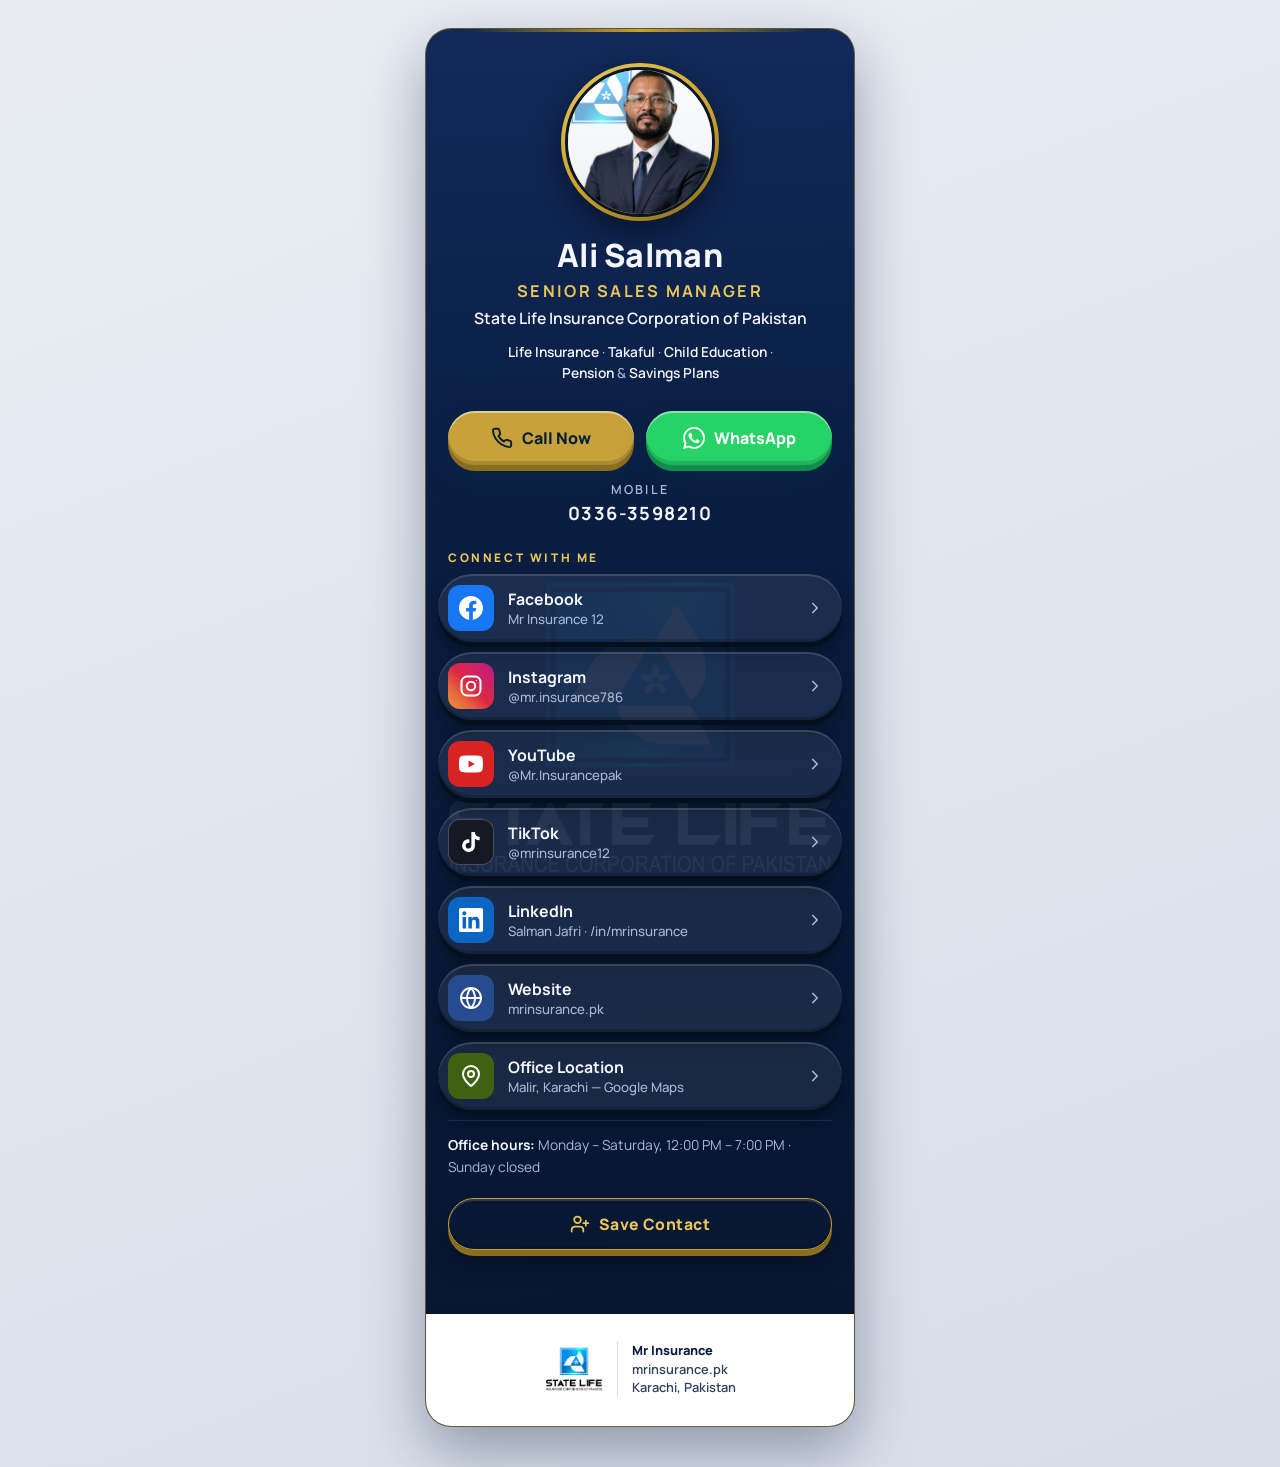
<file: card.html>
<!doctype html>
<html lang="en">
  <head>
    <meta charset="utf-8" />
    <meta name="viewport" content="width=device-width, initial-scale=1, viewport-fit=cover" />
    <meta name="color-scheme" content="light dark" />
    <link rel="icon" href="data:," />
    <title>Ali Salman — Digital Visiting Card</title>
    <link rel="preconnect" href="https://fonts.googleapis.com" />
    <link rel="preconnect" href="https://fonts.gstatic.com" crossorigin />
    <link href="https://fonts.googleapis.com/css2?family=Manrope:wght@400;500;600;700;800&display=swap" rel="stylesheet" />
    <style>
      :root {
        --page-bg: #e9edf3;
        --page-bg-2: #d8dee9;
        --navy: #0a1e42;
        --navy-deep: #061530;
        --navy-soft: #12295a;
        --gold: #c9a227;
        --gold-bright: #e7c65a;
        --ink-on-navy: #f4f6fb;
        --muted-on-navy: #a9b8d6;
        --row-line: rgba(255, 255, 255, 0.09);
        --row-hover: rgba(255, 255, 255, 0.06);
        --wa-green: #1faa55;
        --card-shadow: 0 24px 60px rgba(6, 21, 48, 0.35);
      }
      @media (prefers-color-scheme: dark) {
        :root {
          --page-bg: #05080f;
          --page-bg-2: #0a1120;
          --card-shadow: 0 24px 60px rgba(0, 0, 0, 0.6);
        }
      }
      * { box-sizing: border-box; }
      html, body { margin: 0; padding: 0; }
      body {
        font-family: "Manrope", system-ui, -apple-system, "Segoe UI", sans-serif;
        background: linear-gradient(160deg, var(--page-bg) 0%, var(--page-bg-2) 100%);
        min-height: 100vh;
        display: flex;
        justify-content: center;
        padding: 28px 16px 40px;
        -webkit-font-smoothing: antialiased;
      }
      main { width: 100%; max-width: 430px; }

      .card {
        position: relative;
        background: linear-gradient(178deg, var(--navy-soft) 0%, var(--navy) 34%, var(--navy-deep) 100%);
        border: 1px solid rgba(201, 162, 39, 0.45);
        border-radius: 26px;
        box-shadow: var(--card-shadow);
        overflow: hidden;
        color: var(--ink-on-navy);
      }

      /* ---------- Watermark (State Life logo, faint, behind content) ---------- */
      .watermark {
        position: absolute;
        inset: 0;
        display: flex;
        align-items: center;
        justify-content: center;
        pointer-events: none;
        z-index: 0;
      }
      .watermark img {
        width: 92%;
        max-width: none;
        height: auto;
        opacity: 0.06;
      }
      .card > *:not(.watermark) { position: relative; z-index: 1; }

      /* ---------- Header ---------- */
      .head {
        text-align: center;
        padding: 30px 26px 6px;
        position: relative;
      }
      .head::before {
        content: "";
        position: absolute;
        top: 0; left: 10%; right: 10%;
        height: 3px;
        background: linear-gradient(90deg, transparent, var(--gold), transparent);
      }
      .photo-ring {
        width: 158px; height: 158px;
        margin: 4px auto 16px;
        border-radius: 50%;
        padding: 4px;
        background: linear-gradient(150deg, var(--gold-bright), var(--gold) 55%, #8a6d14);
        box-shadow: 0 10px 28px rgba(0, 0, 0, 0.45);
      }
      .photo-ring img {
        width: 100%; height: 100%;
        border-radius: 50%;
        object-fit: cover;
        object-position: 50% 16.5%;
        display: block;
        border: 3px solid var(--navy-deep);
      }
      h1 {
        margin: 0;
        font-size: 2rem;
        font-weight: 800;
        letter-spacing: 0.01em;
        line-height: 1.15;
      }
      .designation {
        margin: 6px 0 0;
        color: var(--gold-bright);
        font-weight: 700;
        font-size: 1.02rem;
        letter-spacing: 0.14em;
        text-transform: uppercase;
      }
      .company {
        margin: 5px 0 0;
        color: var(--ink-on-navy);
        font-weight: 600;
        font-size: 0.98rem;
      }
      .services {
        margin: 12px auto 0;
        max-width: 320px;
        color: var(--muted-on-navy);
        font-size: 0.86rem;
        font-weight: 500;
        line-height: 1.55;
      }
      .services b { color: var(--ink-on-navy); font-weight: 600; }

      /* ---------- Primary actions ---------- */
      .cta {
        display: grid;
        grid-template-columns: 1fr 1fr;
        gap: 12px;
        padding: 22px 22px 4px;
      }
      @keyframes btn-float {
        from { transform: translateY(-3px); }
        to { transform: translateY(3px); }
      }
      .cta a {
        display: flex;
        align-items: center;
        justify-content: center;
        gap: 9px;
        min-height: 54px;
        border-radius: 999px;
        font-weight: 800;
        font-size: 1rem;
        text-decoration: none;
        box-shadow:
          inset 0 2px 0 rgba(255, 255, 255, 0.45),
          inset 0 -4px 0 rgba(0, 0, 0, 0.14),
          0 6px 0 var(--btn-edge, #071E36),
          0 16px 26px rgba(10, 42, 74, 0.38);
        transition: box-shadow 0.15s ease, background 0.12s ease, transform 0.15s ease;
        animation: btn-float 3s ease-in-out infinite alternate;
      }
      .cta a:hover {
        animation-play-state: paused;
        transform: translateY(-3px) scale(1.03);
        box-shadow:
          inset 0 2px 0 rgba(255, 255, 255, 0.5),
          inset 0 -4px 0 rgba(0, 0, 0, 0.14),
          0 9px 0 var(--btn-edge, #071E36),
          0 24px 36px rgba(10, 42, 74, 0.48);
      }
      .cta a:active {
        animation-play-state: paused;
        transform: translateY(2px) scale(0.99);
        box-shadow:
          inset 0 2px 0 rgba(255, 255, 255, 0.4),
          inset 0 -2px 0 rgba(0, 0, 0, 0.14),
          0 2px 0 var(--btn-edge, #071E36),
          0 8px 14px rgba(10, 42, 74, 0.3);
      }
      .cta .call {
        --btn-edge: #8A6D1F;
        background: #C7A23A;
        color: #071E36;
      }
      .cta .call:hover { background: #A98829; color: #FFFFFF; }
      .cta .whatsapp {
        --btn-edge: #128C4B;
        background: #25D366;
        color: #ffffff;
      }
      .cta .whatsapp:hover { background: #1DA851; }
      .cta svg { width: 22px; height: 22px; flex: none; }

      .phone-line {
        text-align: center;
        padding: 12px 20px 0;
      }
      .phone-line a {
        color: var(--ink-on-navy);
        text-decoration: none;
        font-weight: 700;
        font-size: 1.14rem;
        letter-spacing: 0.08em;
      }
      .phone-line span {
        display: block;
        color: var(--muted-on-navy);
        font-size: 0.78rem;
        font-weight: 600;
        letter-spacing: 0.18em;
        text-transform: uppercase;
        margin-bottom: 3px;
      }

      /* ---------- Link rows ---------- */
      .section-label {
        margin: 24px 22px 8px;
        color: var(--gold-bright);
        font-size: 0.74rem;
        font-weight: 800;
        letter-spacing: 0.22em;
        text-transform: uppercase;
      }
      .rows { padding: 0 12px; }
      .row {
        display: flex;
        align-items: center;
        gap: 14px;
        padding: 11px 18px 11px 10px;
        margin-bottom: 10px;
        border-radius: 999px;
        background: rgba(255, 255, 255, 0.07);
        text-decoration: none;
        color: var(--ink-on-navy);
        box-shadow:
          inset 0 2px 0 rgba(255, 255, 255, 0.14),
          inset 0 -3px 0 rgba(0, 0, 0, 0.18),
          0 5px 0 #04101E,
          0 12px 20px rgba(0, 0, 0, 0.35);
        transition: background 0.12s ease, transform 0.15s ease, box-shadow 0.15s ease;
        animation: btn-float 3s ease-in-out infinite alternate;
      }
      .row:hover {
        background: rgba(255, 255, 255, 0.11);
        animation-play-state: paused;
        transform: translateY(-2px) scale(1.01);
        box-shadow:
          inset 0 2px 0 rgba(255, 255, 255, 0.18),
          inset 0 -3px 0 rgba(0, 0, 0, 0.18),
          0 8px 0 #04101E,
          0 18px 28px rgba(0, 0, 0, 0.4);
      }
      .row:active {
        animation-play-state: paused;
        transform: translateY(2px);
        box-shadow:
          inset 0 2px 0 rgba(255, 255, 255, 0.12),
          inset 0 -2px 0 rgba(0, 0, 0, 0.18),
          0 2px 0 #04101E,
          0 6px 12px rgba(0, 0, 0, 0.3);
      }
      .icon-box {
        width: 46px; height: 46px;
        flex: none;
        border-radius: 12px;
        display: flex;
        align-items: center;
        justify-content: center;
        color: #fff;
      }
      .icon-box svg { width: 24px; height: 24px; }
      .fb  { background: #1877f2; }
      .ig  { background: linear-gradient(45deg, #f09433 0%, #e6683c 25%, #dc2743 50%, #cc2366 75%, #bc1888 100%); }
      .yt  { background: #d92323; }
      .tt  { background: #161823; border: 1px solid rgba(255,255,255,0.22); }
      .li  { background: #0a66c2; }
      .web { background: #274b8f; }
      .loc { background: #3f6212; }
      .row .txt { flex: 1; min-width: 0; }
      .row .name { font-weight: 700; font-size: 0.99rem; display: block; }
      .row .sub {
        color: var(--muted-on-navy);
        font-size: 0.83rem;
        font-weight: 500;
        display: block;
        white-space: nowrap;
        overflow: hidden;
        text-overflow: ellipsis;
      }
      .row .arrow { color: var(--muted-on-navy); flex: none; }
      .row .arrow svg { width: 18px; height: 18px; display: block; }

      .info {
        margin: 4px 22px 0;
        padding: 13px 0 2px;
        border-top: 1px solid var(--row-line);
        color: var(--muted-on-navy);
        font-size: 0.86rem;
        line-height: 1.6;
      }
      .info b { color: var(--ink-on-navy); font-weight: 700; }

      /* ---------- Save contact ---------- */
      .save-wrap { padding: 18px 22px 24px; }
      .save-btn {
        width: 100%;
        min-height: 52px;
        border-radius: 999px;
        border: 1.5px solid var(--gold);
        background: transparent;
        color: var(--gold-bright);
        font-family: inherit;
        font-weight: 800;
        font-size: 0.98rem;
        letter-spacing: 0.03em;
        cursor: pointer;
        display: flex;
        align-items: center;
        justify-content: center;
        gap: 9px;
        box-shadow:
          inset 0 2px 0 rgba(255, 255, 255, 0.14),
          inset 0 -3px 0 rgba(0, 0, 0, 0.14),
          0 6px 0 #8A6D1F,
          0 14px 22px rgba(0, 0, 0, 0.35);
        transition: background 0.12s ease, transform 0.15s ease, box-shadow 0.15s ease;
        animation: btn-float 3s ease-in-out infinite alternate;
      }
      .save-btn:hover {
        background: rgba(201, 162, 39, 0.12);
        animation-play-state: paused;
        transform: translateY(-3px) scale(1.02);
        box-shadow:
          inset 0 2px 0 rgba(255, 255, 255, 0.18),
          inset 0 -3px 0 rgba(0, 0, 0, 0.14),
          0 9px 0 #8A6D1F,
          0 20px 30px rgba(0, 0, 0, 0.4);
      }
      .save-btn:active {
        animation-play-state: paused;
        transform: translateY(2px);
        box-shadow:
          inset 0 2px 0 rgba(255, 255, 255, 0.12),
          inset 0 -2px 0 rgba(0, 0, 0, 0.14),
          0 2px 0 #8A6D1F,
          0 8px 14px rgba(0, 0, 0, 0.3);
      }
      .save-btn svg { width: 20px; height: 20px; }
      .toast {
        text-align: center;
        color: var(--gold-bright);
        font-size: 0.85rem;
        font-weight: 600;
        min-height: 1.2em;
        margin-top: 10px;
        opacity: 0;
        transition: opacity 0.25s ease;
      }
      .toast.show { opacity: 1; }

      /* ---------- Footer strip ---------- */
      .foot {
        background: #ffffff;
        padding: 14px 20px 16px;
        display: flex;
        align-items: center;
        justify-content: center;
        gap: 14px;
      }
      .foot img { height: 58px; width: auto; display: block; }
      .foot .foot-txt {
        color: #33415c;
        font-size: 0.8rem;
        font-weight: 600;
        line-height: 1.45;
        border-left: 1px solid #d7dde8;
        padding-left: 14px;
      }
      .foot .foot-txt b { color: #0a1e42; font-weight: 800; }

      @media (max-width: 380px) {
        h1 { font-size: 1.75rem; }
        .cta { grid-template-columns: 1fr; }
      }
      @media (prefers-reduced-motion: reduce) {
        * { transition: none !important; }
      }
    </style>
  </head>
  <body>
    <main>
      <article class="card" aria-label="Ali Salman digital visiting card">

      <!-- State Life logo watermark (large, faint, background) -->
      <div class="watermark" aria-hidden="true"><img src="[data-uri]" alt="" /></div>

        <!-- Header -->
        <header class="head">
          <div class="photo-ring">
            <img src="[data-uri]" alt="Ali Salman, Senior Sales Manager at State Life Insurance" />
          </div>
          <h1>Ali Salman</h1>
          <p class="designation">Senior Sales Manager</p>
          <p class="company">State Life Insurance Corporation of Pakistan</p>
          <p class="services">
            <b>Life Insurance</b> · <b>Takaful</b> · <b>Child Education</b> ·<br />
            <b>Pension</b> &amp; <b>Savings Plans</b>
          </p>
        </header>

        <!-- Primary actions -->
        <div class="cta">
          <a class="call" href="tel:+923363598210" aria-label="Call Ali Salman">
            <svg viewBox="0 0 24 24" fill="none" stroke="currentColor" stroke-width="2.1" stroke-linecap="round" stroke-linejoin="round" aria-hidden="true"><path d="M22 16.92v3a2 2 0 0 1-2.18 2 19.79 19.79 0 0 1-8.63-3.07 19.5 19.5 0 0 1-6-6 19.79 19.79 0 0 1-3.07-8.67A2 2 0 0 1 4.11 2h3a2 2 0 0 1 2 1.72c.127.96.361 1.903.7 2.81a2 2 0 0 1-.45 2.11L8.09 9.91a16 16 0 0 0 6 6l1.27-1.27a2 2 0 0 1 2.11-.45c.907.339 1.85.573 2.81.7A2 2 0 0 1 22 16.92z"/></svg>
            Call Now
          </a>
          <a class="whatsapp" href="https://wa.me/923363598210" target="_blank" rel="noopener" aria-label="Chat on WhatsApp">
            <svg viewBox="0 0 24 24" fill="currentColor" aria-hidden="true"><path d="M17.472 14.382c-.297-.149-1.758-.867-2.03-.967-.273-.099-.471-.148-.67.15-.197.297-.767.966-.94 1.164-.173.199-.347.223-.644.075-.297-.15-1.255-.463-2.39-1.475-.883-.788-1.48-1.761-1.653-2.059-.173-.297-.018-.458.13-.606.134-.133.298-.347.446-.52.149-.174.198-.298.298-.497.099-.198.05-.371-.025-.52-.075-.149-.669-1.612-.916-2.207-.242-.579-.487-.5-.669-.51-.173-.008-.371-.01-.57-.01-.198 0-.52.074-.792.372-.272.297-1.04 1.016-1.04 2.479 0 1.462 1.065 2.875 1.213 3.074.149.198 2.096 3.2 5.077 4.487.709.306 1.262.489 1.694.625.712.227 1.36.195 1.871.118.571-.085 1.758-.719 2.006-1.413.248-.694.248-1.289.173-1.413-.074-.124-.272-.198-.57-.347m-5.421 7.403h-.004a9.87 9.87 0 0 1-5.031-1.378l-.361-.214-3.741.982.998-3.648-.235-.374a9.86 9.86 0 0 1-1.51-5.26c.001-5.45 4.436-9.884 9.888-9.884 2.64 0 5.122 1.03 6.988 2.898a9.825 9.825 0 0 1 2.893 6.994c-.003 5.45-4.437 9.884-9.885 9.884m8.413-18.297A11.815 11.815 0 0 0 12.05 0C5.495 0 .16 5.335.157 11.892c0 2.096.547 4.142 1.588 5.945L.057 24l6.305-1.654a11.882 11.882 0 0 0 5.683 1.448h.005c6.554 0 11.89-5.335 11.893-11.893a11.821 11.821 0 0 0-3.48-8.413Z"/></svg>
            WhatsApp
          </a>
        </div>

        <div class="phone-line">
          <span>Mobile</span>
          <a href="tel:+923363598210">0336-3598210</a>
        </div>

        <!-- Social & web links -->
        <h2 class="section-label">Connect With Me</h2>
        <nav class="rows" aria-label="Social media and website links">
          <a class="row" href="https://www.facebook.com/mr.insurance12" target="_blank" rel="noopener">
            <span class="icon-box fb">
              <svg viewBox="0 0 24 24" fill="currentColor" aria-hidden="true"><path d="M24 12.073c0-6.627-5.373-12-12-12s-12 5.373-12 12c0 5.99 4.388 10.954 10.125 11.854v-8.385H7.078v-3.47h3.047V9.43c0-3.007 1.792-4.669 4.533-4.669 1.312 0 2.686.235 2.686.235v2.953H15.83c-1.491 0-1.956.925-1.956 1.874v2.25h3.328l-.532 3.47h-2.796v8.385C19.612 23.027 24 18.062 24 12.073z"/></svg>
            </span>
            <span class="txt">
              <span class="name">Facebook</span>
              <span class="sub">Mr Insurance 12</span>
            </span>
            <span class="arrow"><svg viewBox="0 0 24 24" fill="none" stroke="currentColor" stroke-width="2.2" stroke-linecap="round" stroke-linejoin="round"><path d="m9 18 6-6-6-6"/></svg></span>
          </a>

          <a class="row" href="https://www.instagram.com/mr.insurance786" target="_blank" rel="noopener">
            <span class="icon-box ig">
              <svg viewBox="0 0 24 24" fill="none" stroke="currentColor" stroke-width="2" stroke-linecap="round" stroke-linejoin="round" aria-hidden="true"><rect x="2.5" y="2.5" width="19" height="19" rx="5.5"/><circle cx="12" cy="12" r="4.2"/><circle cx="17.4" cy="6.6" r="0.6" fill="currentColor" stroke="none"/></svg>
            </span>
            <span class="txt">
              <span class="name">Instagram</span>
              <span class="sub">@mr.insurance786</span>
            </span>
            <span class="arrow"><svg viewBox="0 0 24 24" fill="none" stroke="currentColor" stroke-width="2.2" stroke-linecap="round" stroke-linejoin="round"><path d="m9 18 6-6-6-6"/></svg></span>
          </a>

          <a class="row" href="https://www.youtube.com/@Mr.Insurancepak" target="_blank" rel="noopener">
            <span class="icon-box yt">
              <svg viewBox="0 0 24 24" fill="currentColor" aria-hidden="true"><path d="M23.5 6.19a3.02 3.02 0 0 0-2.122-2.136C19.505 3.545 12 3.545 12 3.545s-7.505 0-9.377.509A3.02 3.02 0 0 0 .5 6.19C0 8.07 0 12 0 12s0 3.93.5 5.81a3.02 3.02 0 0 0 2.123 2.136c1.872.509 9.377.509 9.377.509s7.505 0 9.378-.509A3.02 3.02 0 0 0 23.5 17.81C24 15.93 24 12 24 12s0-3.93-.5-5.81zM9.545 15.568V8.432L15.818 12l-6.273 3.568z"/></svg>
            </span>
            <span class="txt">
              <span class="name">YouTube</span>
              <span class="sub">@Mr.Insurancepak</span>
            </span>
            <span class="arrow"><svg viewBox="0 0 24 24" fill="none" stroke="currentColor" stroke-width="2.2" stroke-linecap="round" stroke-linejoin="round"><path d="m9 18 6-6-6-6"/></svg></span>
          </a>

          <a class="row" href="https://www.tiktok.com/@mrinsurance12" target="_blank" rel="noopener">
            <span class="icon-box tt">
              <svg viewBox="0 0 24 24" fill="currentColor" aria-hidden="true"><path d="M19.59 6.69a4.83 4.83 0 0 1-3.77-4.25V2h-3.45v13.67a2.89 2.89 0 0 1-5.2 1.74 2.89 2.89 0 0 1 2.31-4.64 2.93 2.93 0 0 1 .88.13V9.4a6.84 6.84 0 0 0-1-.05A6.33 6.33 0 0 0 5 20.1a6.34 6.34 0 0 0 10.86-4.43v-7a8.16 8.16 0 0 0 4.77 1.52v-3.4a4.85 4.85 0 0 1-1-.1z"/></svg>
            </span>
            <span class="txt">
              <span class="name">TikTok</span>
              <span class="sub">@mrinsurance12</span>
            </span>
            <span class="arrow"><svg viewBox="0 0 24 24" fill="none" stroke="currentColor" stroke-width="2.2" stroke-linecap="round" stroke-linejoin="round"><path d="m9 18 6-6-6-6"/></svg></span>
          </a>

          <a class="row" href="https://www.linkedin.com/in/mrinsurance" target="_blank" rel="noopener">
            <span class="icon-box li">
              <svg viewBox="0 0 24 24" fill="currentColor" aria-hidden="true"><path d="M20.447 20.452h-3.554v-5.569c0-1.328-.027-3.037-1.852-3.037-1.853 0-2.136 1.445-2.136 2.939v5.667H9.351V9h3.414v1.561h.046c.477-.9 1.637-1.85 3.37-1.85 3.601 0 4.267 2.37 4.267 5.455v6.286zM5.337 7.433c-1.144 0-2.063-.926-2.063-2.065 0-1.138.92-2.063 2.063-2.063 1.14 0 2.064.925 2.064 2.063 0 1.139-.925 2.065-2.064 2.065zm1.782 13.019H3.555V9h3.564v11.452zM22.225 0H1.771C.792 0 0 .774 0 1.729v20.542C0 23.227.792 24 1.771 24h20.451C23.2 24 24 23.227 24 22.271V1.729C24 .774 23.2 0 22.225 0z"/></svg>
            </span>
            <span class="txt">
              <span class="name">LinkedIn</span>
              <span class="sub">Salman Jafri · /in/mrinsurance</span>
            </span>
            <span class="arrow"><svg viewBox="0 0 24 24" fill="none" stroke="currentColor" stroke-width="2.2" stroke-linecap="round" stroke-linejoin="round"><path d="m9 18 6-6-6-6"/></svg></span>
          </a>

          <a class="row" href="https://mrinsurance.pk" target="_blank" rel="noopener">
            <span class="icon-box web">
              <svg viewBox="0 0 24 24" fill="none" stroke="currentColor" stroke-width="1.9" stroke-linecap="round" stroke-linejoin="round" aria-hidden="true"><circle cx="12" cy="12" r="10"/><path d="M2 12h20"/><path d="M12 2a15.3 15.3 0 0 1 4 10 15.3 15.3 0 0 1-4 10 15.3 15.3 0 0 1-4-10 15.3 15.3 0 0 1 4-10z"/></svg>
            </span>
            <span class="txt">
              <span class="name">Website</span>
              <span class="sub">mrinsurance.pk</span>
            </span>
            <span class="arrow"><svg viewBox="0 0 24 24" fill="none" stroke="currentColor" stroke-width="2.2" stroke-linecap="round" stroke-linejoin="round"><path d="m9 18 6-6-6-6"/></svg></span>
          </a>

          <a class="row" href="https://maps.app.goo.gl/YRR2cD9aTf6h1jiX6?g_st=awb" target="_blank" rel="noopener">
            <span class="icon-box loc">
              <svg viewBox="0 0 24 24" fill="none" stroke="currentColor" stroke-width="2" stroke-linecap="round" stroke-linejoin="round" aria-hidden="true"><path d="M20 10c0 6-8 12-8 12s-8-6-8-12a8 8 0 0 1 16 0Z"/><circle cx="12" cy="10" r="3"/></svg>
            </span>
            <span class="txt">
              <span class="name">Office Location</span>
              <span class="sub">Malir, Karachi — Google Maps</span>
            </span>
            <span class="arrow"><svg viewBox="0 0 24 24" fill="none" stroke="currentColor" stroke-width="2.2" stroke-linecap="round" stroke-linejoin="round"><path d="m9 18 6-6-6-6"/></svg></span>
          </a>
        </nav>

        <div class="info">
          <b>Office hours:</b> Monday – Saturday, 12:00 PM – 7:00 PM · Sunday closed
        </div>

        <!-- Save contact -->
        <div class="save-wrap">
          <button class="save-btn" id="saveContact" type="button">
            <svg viewBox="0 0 24 24" fill="none" stroke="currentColor" stroke-width="2.1" stroke-linecap="round" stroke-linejoin="round" aria-hidden="true"><path d="M16 21v-2a4 4 0 0 0-4-4H6a4 4 0 0 0-4 4v2"/><circle cx="9" cy="7" r="4"/><path d="M19 8v6"/><path d="M22 11h-6"/></svg>
            Save Contact
          </button>
          <p class="toast" id="toast" role="status" aria-live="polite"></p>
        </div>

        <!-- Footer strip -->
        <footer class="foot">
          <img src="[data-uri]" alt="State Life Insurance Corporation of Pakistan logo" />
          <p class="foot-txt">
            <b>Mr Insurance</b><br />
            mrinsurance.pk<br />
            Karachi, Pakistan
          </p>
        </footer>

      </article>
    </main>

    <script>
      (function () {
        var btn = document.getElementById("saveContact");
        var toast = document.getElementById("toast");
        btn.addEventListener("click", function () {
          var vcard = [
            "BEGIN:VCARD",
            "VERSION:3.0",
            "FN:Ali Salman",
            "N:Salman;Ali;;;",
            "ORG:State Life Insurance Corporation of Pakistan",
            "TITLE:Senior Sales Manager",
            "TEL;TYPE=CELL,VOICE:+923363598210",
            "URL:https://mrinsurance.pk",
            "URL:https://www.facebook.com/mr.insurance12",
            "URL:https://www.instagram.com/mr.insurance786",
            "URL:https://www.youtube.com/@Mr.Insurancepak",
            "URL:https://www.tiktok.com/@mrinsurance12",
            "URL:https://www.linkedin.com/in/mrinsurance",
            "ADR;TYPE=WORK:;;Malir;Karachi;;;Pakistan",
            "END:VCARD"
          ].join("\r\n");
          var blob = new Blob([vcard], { type: "text/vcard;charset=utf-8" });
          var url = URL.createObjectURL(blob);
          var a = document.createElement("a");
          a.href = url;
          a.download = "Ali-Salman-State-Life.vcf";
          document.body.appendChild(a);
          a.click();
          document.body.removeChild(a);
          setTimeout(function () { URL.revokeObjectURL(url); }, 1500);
          toast.textContent = "Contact file downloaded — open it to save Ali Salman to your phone.";
          toast.classList.add("show");
          setTimeout(function () { toast.classList.remove("show"); }, 4000);
        });
      })();
    </script>
  </body>
</html>
</file>
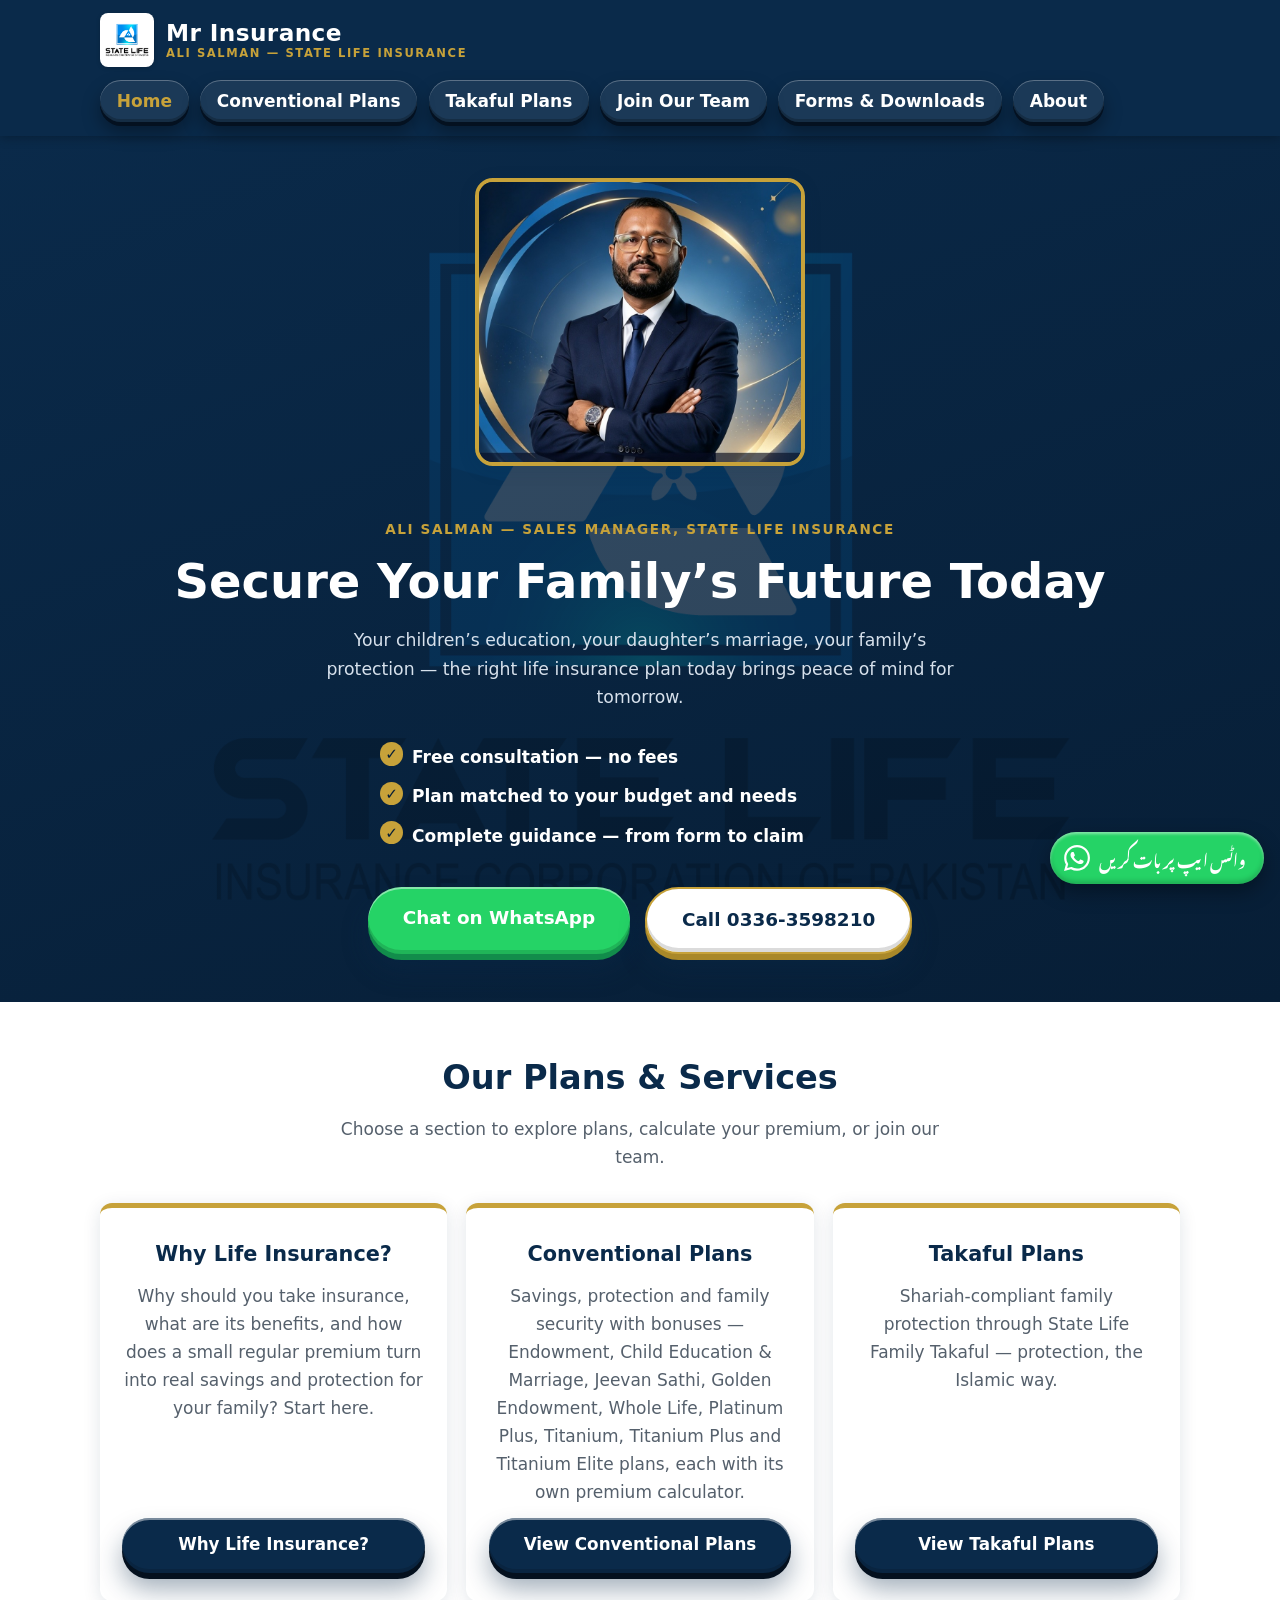
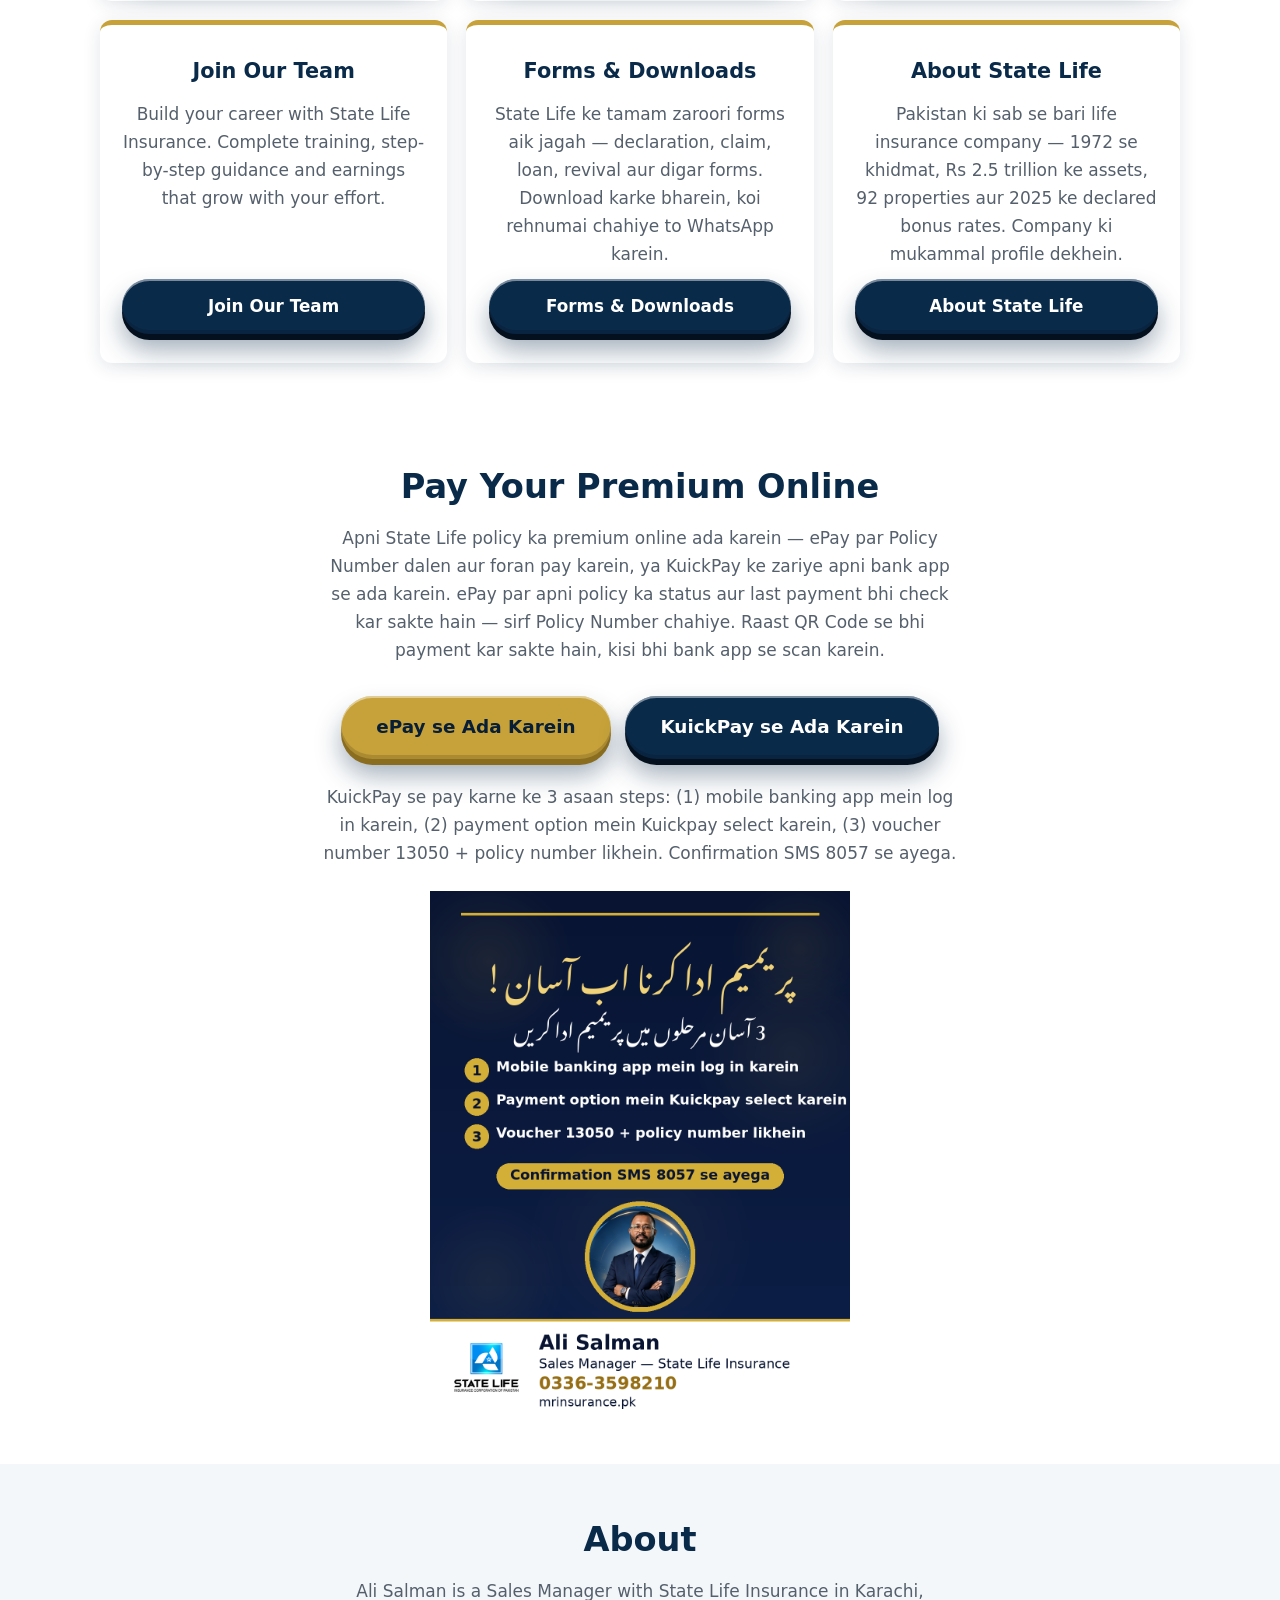
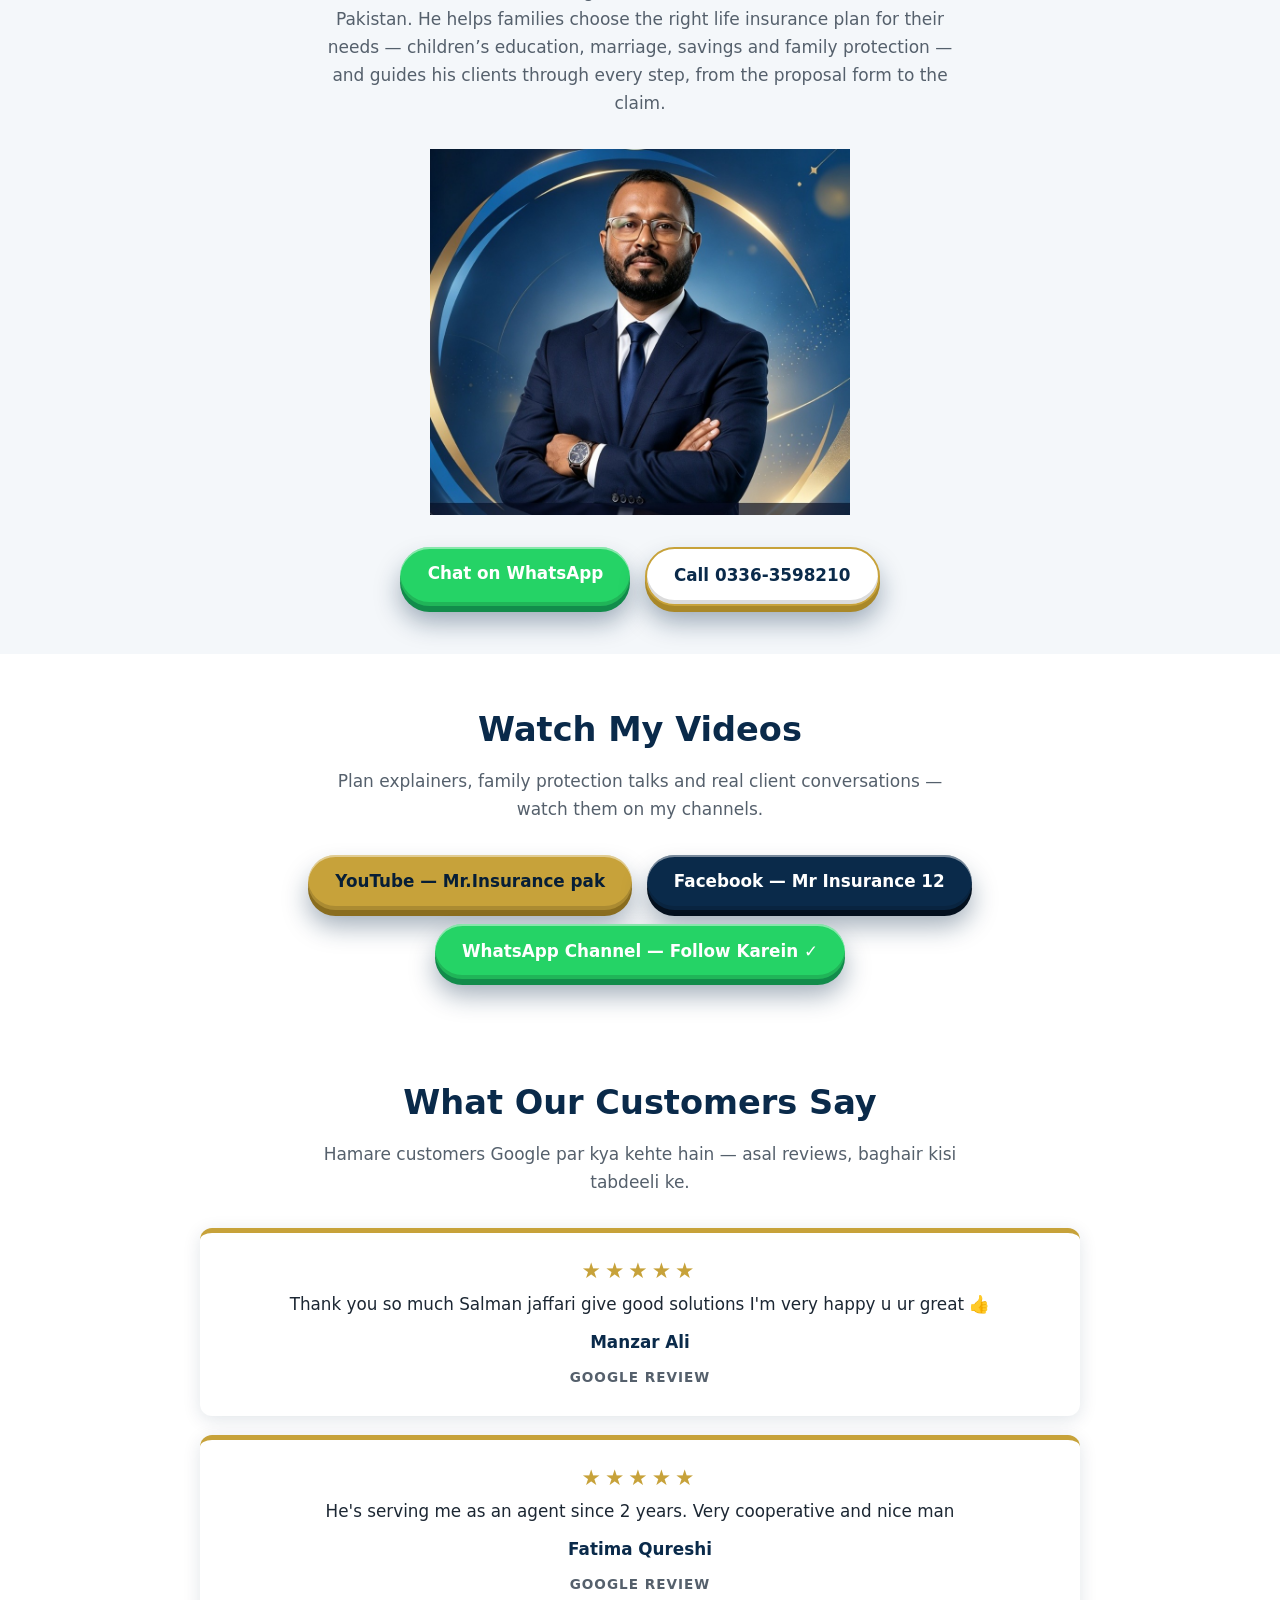
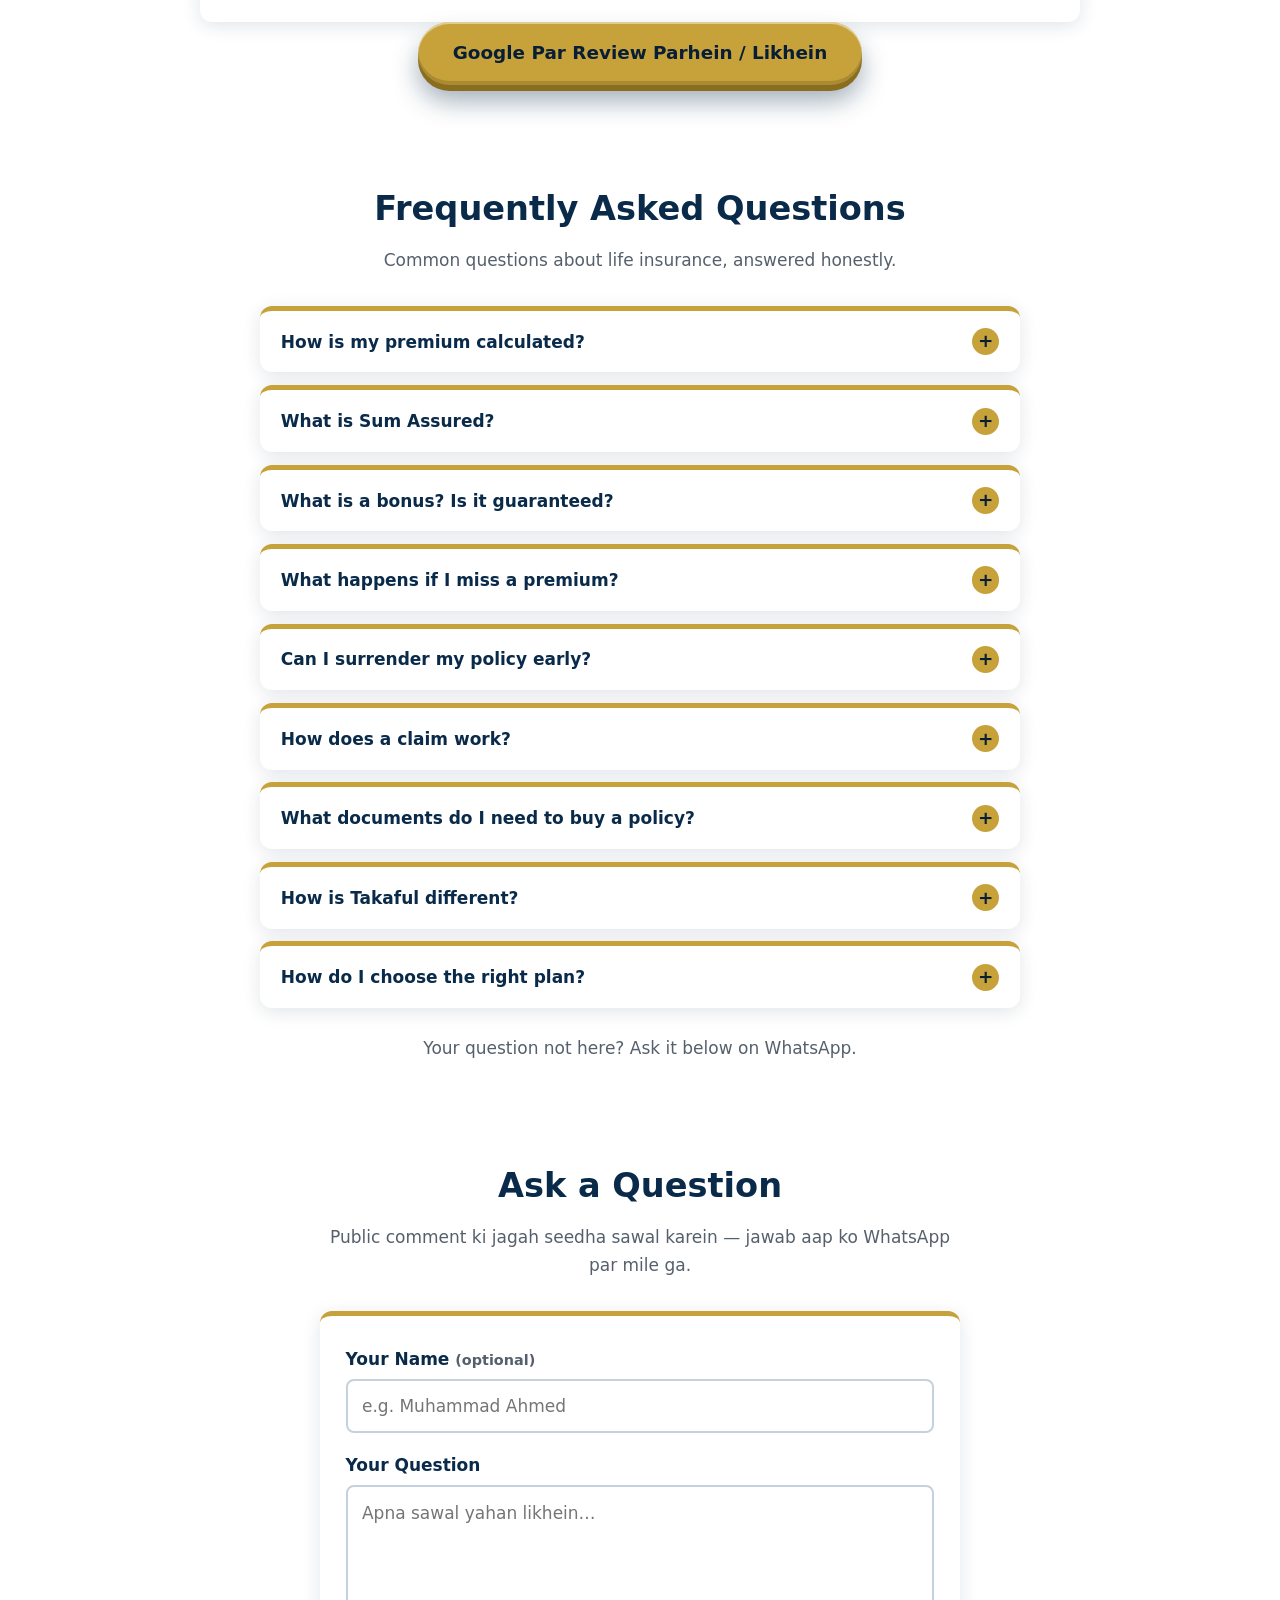
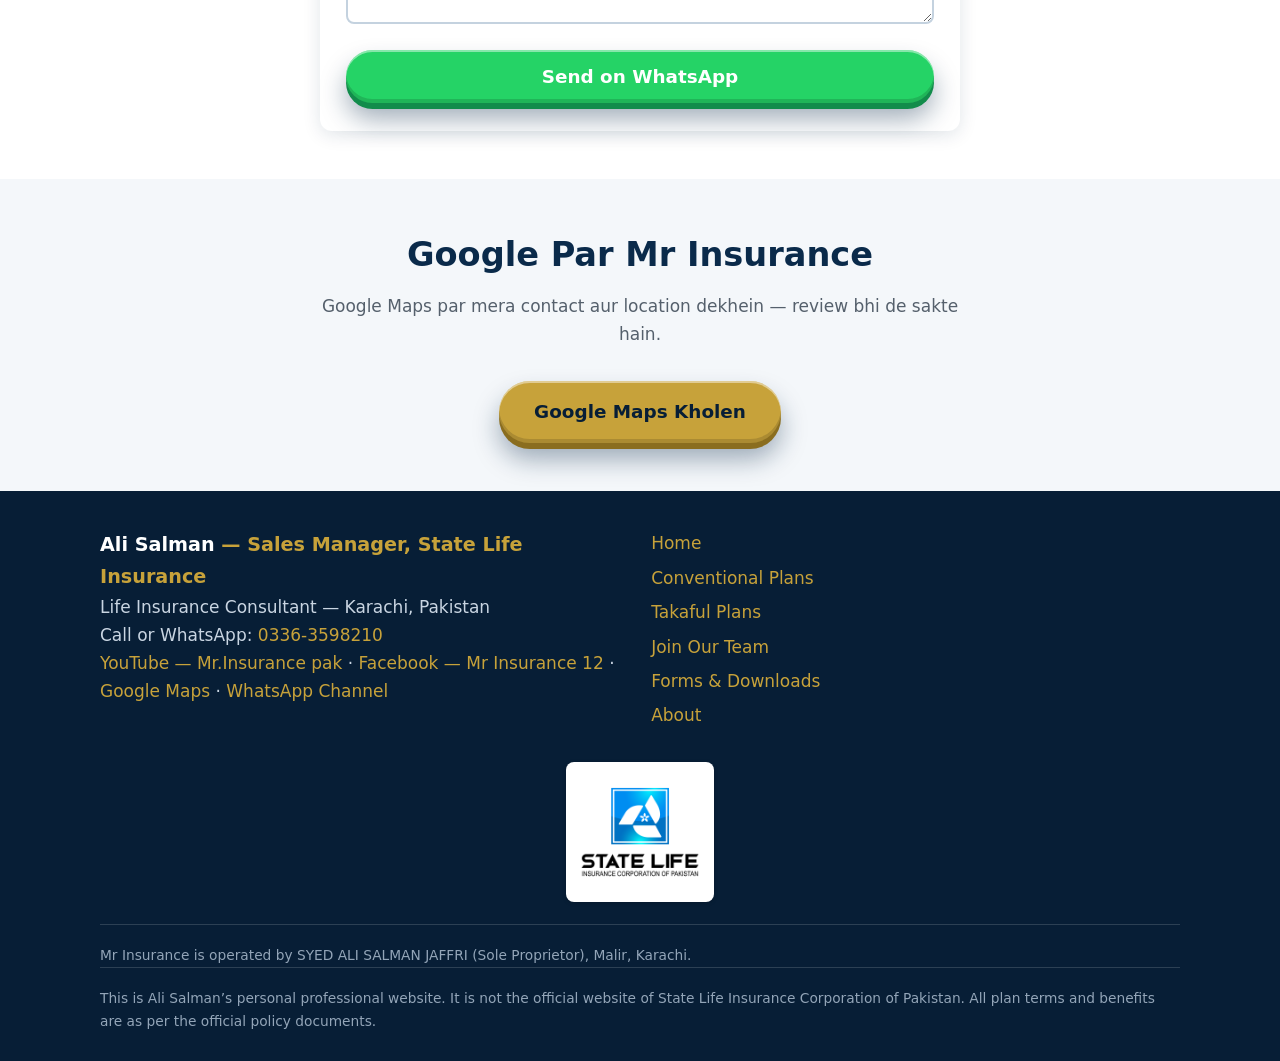
<file: index (2).html>
<!DOCTYPE html>
<html lang="en">
<head>
  <meta charset="UTF-8">
  <meta name="viewport" content="width=device-width, initial-scale=1.0, viewport-fit=cover">
  <meta name="color-scheme" content="light dark">
  <link rel="icon" href="data:,">
  <title>Mr Insurance — Ali Salman, Sales Manager, State Life Insurance</title>
  <meta name="description" content="Ali Salman, Sales Manager — State Life Insurance, Karachi. Life insurance plans for your family's protection. Free consultation: 0336-3598210.">
  <link rel="canonical" href="https://mrinsurance.pk/">
  <link rel="preconnect" href="https://fonts.googleapis.com">
  <link rel="preconnect" href="https://fonts.gstatic.com" crossorigin>
  <link href="https://fonts.googleapis.com/css2?family=Noto+Nastaliq+Urdu:wght@400;700&display=swap" rel="stylesheet">
  <style>
/* Mr Insurance — Ali Salman, Sales Manager, State Life Insurance
   Palette: deep navy #0A2A4A · gold #C7A23A · light grey #F4F7FA · WhatsApp green #25D366 (WhatsApp buttons only) */

:root {
  --navy: #0A2A4A;
  --navy-dark: #071E36;
  --gold: #C7A23A;
  --gold-dark: #A98829;
  --grey-bg: #F4F7FA;
  --ink: #1C2733;
  --muted: #55606C;
  --whatsapp: #25D366;
  --whatsapp-dark: #1DA851;
  --white: #FFFFFF;
  --radius: 12px;
  --shadow: 0 4px 18px rgba(10, 42, 74, 0.12);
  color-scheme: light;
}

@media (prefers-color-scheme: dark) {
  :root {
    --grey-bg: #0E2438;
    --ink: #E4EBF2;
    --muted: #A9BACA;
    --white: #0A1B2D;
    --shadow: 0 4px 18px rgba(0, 0, 0, 0.45);
    color-scheme: dark;
  }
  body { background: #0A1B2D; }
  .section h2, .content h2, .card h3, .page-head h1, .content .contact-line { color: #D9C98A; }
  .content a { color: #D9C98A; }
  .btn-call { background: transparent; color: #E4EBF2; }
  .btn-call:hover { background: var(--gold); color: var(--navy-dark); }
}

* { box-sizing: border-box; margin: 0; padding: 0; }

html { scroll-behavior: smooth; }

body {
  font-family: "Segoe UI", system-ui, -apple-system, Arial, sans-serif;
  color: var(--ink);
  background: var(--white);
  line-height: 1.65;
  font-size: 17px;
}

img { max-width: 100%; height: auto; display: block; }

a { color: var(--navy); }

.container { width: min(1080px, 92%); margin: 0 auto; }

/* ---------- Views (single-page navigation) ---------- */
.view { display: none; }
.view.active { display: block; }
.back-link {
  display: inline-block;
  margin-bottom: 1.4rem;
  font-weight: 700;
  text-decoration: none;
  color: var(--navy);
}
@media (prefers-color-scheme: dark) { .back-link { color: #D9C98A; } }
.back-link:hover { text-decoration: underline; }

/* ---------- Header ---------- */
.site-header {
  background: var(--navy);
  color: #FFFFFF;
  position: sticky;
  top: 0;
  z-index: 50;
  box-shadow: 0 2px 10px rgba(0, 0, 0, 0.25);
}
.header-inner {
  display: flex;
  align-items: center;
  justify-content: space-between;
  gap: 1rem;
  padding: 0.8rem 0;
}
.brand {
  color: #FFFFFF;
  text-decoration: none;
  font-size: 1.45rem;
  font-weight: 700;
  letter-spacing: 0.4px;
  line-height: 1.15;
}
.brand span { color: var(--gold); display: block; font-size: 0.72rem; font-weight: 600; letter-spacing: 1.6px; text-transform: uppercase; }
.brand-group { display: flex; align-items: center; gap: 0.75rem; min-width: 0; }
.logo-chip { background: #FFFFFF; border-radius: 8px; display: inline-flex; align-items: center; justify-content: center; flex-shrink: 0; box-shadow: 0 1px 4px rgba(0, 0, 0, 0.18); }
.logo-chip--header { padding: 5px; }
.logo-chip--header img { height: 44px; width: auto; max-width: none; display: block; }
.logo-chip--footer { padding: 10px 14px; }
.logo-chip--footer img { height: 120px; width: auto; max-width: 100%; display: block; }
@media (max-width: 560px) {
}
.footer-logo { text-align: center; margin-bottom: 1.4rem; }
@media (max-width: 560px) {
  .brand-group { gap: 0.55rem; }
  .logo-chip--header { padding: 4px; border-radius: 7px; }
  .logo-chip--header img { height: 38px; }
  .brand { font-size: 1.25rem; }
  .logo-chip--footer img { height: 104px; }
}
.nav-toggle {
  background: transparent;
  border: 2px solid var(--gold);
  color: #FFFFFF;
  border-radius: 8px;
  font-size: 1.2rem;
  line-height: 1;
  padding: 0.45rem 0.7rem;
  cursor: pointer;
  box-shadow:
    inset 0 2px 0 rgba(255, 255, 255, 0.25),
    inset 0 -3px 0 rgba(0, 0, 0, 0.25),
    0 5px 0 rgba(4, 16, 30, 0.9),
    0 12px 20px rgba(0, 0, 0, 0.35);
  transition: box-shadow 0.15s ease;
  animation: btn-float 3s ease-in-out infinite alternate;
}
.nav-toggle:hover {
  animation-play-state: paused;
  transform: translateY(-3px) scale(1.03);
  box-shadow:
    inset 0 2px 0 rgba(255, 255, 255, 0.3),
    inset 0 -3px 0 rgba(0, 0, 0, 0.25),
    0 8px 0 rgba(4, 16, 30, 0.9),
    0 18px 28px rgba(0, 0, 0, 0.45);
}
.main-nav { display: none; }
.main-nav.open { display: block; }
.main-nav ul { list-style: none; padding: 0 0 0.9rem; }
.main-nav li { margin-bottom: 0.55rem; }
.main-nav li:last-child { margin-bottom: 0; }
/* Raised 3D pills for the nav items — same layered-shadow depth and gentle
   automatic float as the buttons. */
.main-nav a {
  display: block;
  color: #FFFFFF;
  text-decoration: none;
  padding: 0.55rem 1.1rem;
  font-weight: 600;
  text-align: center;
  background: rgba(255, 255, 255, 0.07);
  border-radius: 999px;
  box-shadow:
    inset 0 1px 0 rgba(255, 255, 255, 0.28),
    inset 0 -3px 0 rgba(0, 0, 0, 0.22),
    0 4px 0 rgba(4, 16, 30, 0.9),
    0 10px 18px rgba(0, 0, 0, 0.35);
  transition: box-shadow 0.15s ease, background 0.12s ease;
  animation: btn-float 3s ease-in-out infinite alternate;
}
.main-nav li:nth-child(2) a { animation-delay: 0.4s; }
.main-nav li:nth-child(3) a { animation-delay: 0.8s; }
.main-nav li:nth-child(4) a { animation-delay: 1.2s; }
.main-nav li:nth-child(5) a { animation-delay: 1.6s; }
.main-nav a:hover {
  animation-play-state: paused;
  transform: translateY(-3px) scale(1.03);
  box-shadow:
    inset 0 1px 0 rgba(255, 255, 255, 0.32),
    inset 0 -3px 0 rgba(0, 0, 0, 0.22),
    0 7px 0 rgba(4, 16, 30, 0.9),
    0 16px 26px rgba(0, 0, 0, 0.45);
}
.main-nav a:hover, .main-nav a.active { color: var(--gold); }

@media (min-width: 820px) {
  .nav-toggle { display: none; }
  .main-nav { display: block; }
  .main-nav ul { display: flex; gap: 0.7rem; padding: 0 0 0.9rem; }
  .main-nav li { margin-bottom: 0; }
  .main-nav a { padding: 0.45rem 1.05rem; }
}

/* ---------- Hero ---------- */
.hero {
  position: relative;
  overflow: hidden;
  background: linear-gradient(160deg, var(--navy) 0%, var(--navy-dark) 100%);
  color: #FFFFFF;
  padding: 2.6rem 0 3rem;
  text-align: center;
}
.hero .eyebrow {
  color: var(--gold);
  font-weight: 700;
  letter-spacing: 1.6px;
  text-transform: uppercase;
  font-size: 0.85rem;
  margin-bottom: 0.8rem;
}
.hero h1 {
  font-size: clamp(1.9rem, 5.5vw, 3rem);
  line-height: 1.2;
  margin-bottom: 1rem;
}
.hero .sub { color: #D7E1EC; max-width: 640px; margin: 0 auto 1.6rem; font-size: 1.08rem; }
.hero-photo {
  width: 210px;
  height: 210px;
  object-fit: cover;
  object-position: center 4%;
  border-radius: 50%;
  border: 4px solid var(--gold);
  margin: 0 auto 1.6rem;
  box-shadow: var(--shadow);
}
.hero-poster {
  display: block;
  width: 330px;
  max-width: 86%;
  height: auto;
  border-radius: 18px;
  border: 4px solid var(--gold);
  box-shadow: var(--shadow);
  margin: 0 auto 1.6rem;
}
.hero-media {
  display: flex;
  align-items: center;
  justify-content: center;
  gap: 2.2rem;
  margin-bottom: 1.6rem;
}
.hero-media .hero-photo { margin: 0; }
/* Home view only: one fixed State Life logo watermark behind the whole scrolling Home page */
.home-watermark {
  position: fixed;
  top: 64%;
  left: 50%;
  transform: translate(-50%, -50%);
  width: min(92vw, 880px);
  max-width: none;
  opacity: 0.16;
  pointer-events: none;
  z-index: 1;
}
.hero .container { position: relative; z-index: 2; }
.ticks {
  list-style: none;
  max-width: 520px;
  margin: 0 auto 2rem;
  text-align: left;
}
.ticks li { padding: 0.35rem 0 0.35rem 2rem; position: relative; font-weight: 600; }
.ticks li::before {
  content: "✓";
  position: absolute;
  left: 0;
  top: 0.3rem;
  background: var(--gold);
  color: var(--navy-dark);
  width: 1.45rem;
  height: 1.45rem;
  border-radius: 50%;
  display: grid;
  place-items: center;
  font-size: 0.95rem;
  font-weight: 800;
}

/* ---------- Buttons ---------- */
/* Raised 3D ("ubhra hua") buttons: layered shadows (top highlight, solid
   bottom edge, deep drop shadow) plus a gentle automatic float. */
@keyframes btn-float {
  from { transform: translateY(-3px); }
  to   { transform: translateY(3px); }
}
.btn-row { display: flex; flex-wrap: wrap; gap: 0.9rem; justify-content: center; }
.btn {
  --btn-edge: #071E36;
  display: inline-block;
  text-decoration: none;
  font-weight: 700;
  font-size: 1.05rem;
  padding: 0.85rem 1.7rem;
  border-radius: 999px;
  box-shadow:
    inset 0 2px 0 rgba(255, 255, 255, 0.45),
    inset 0 -4px 0 rgba(0, 0, 0, 0.14),
    0 6px 0 var(--btn-edge),
    0 16px 26px rgba(10, 42, 74, 0.38);
  transition: box-shadow 0.15s ease, background 0.12s ease;
  animation: btn-float 3s ease-in-out infinite alternate;
}
.btn:hover {
  animation-play-state: paused;
  transform: translateY(-3px) scale(1.03);
  box-shadow:
    inset 0 2px 0 rgba(255, 255, 255, 0.5),
    inset 0 -4px 0 rgba(0, 0, 0, 0.14),
    0 9px 0 var(--btn-edge),
    0 24px 36px rgba(10, 42, 74, 0.48);
}
.btn:active {
  animation-play-state: paused;
  transform: translateY(2px) scale(0.99);
  box-shadow:
    inset 0 2px 0 rgba(255, 255, 255, 0.4),
    inset 0 -2px 0 rgba(0, 0, 0, 0.14),
    0 2px 0 var(--btn-edge),
    0 8px 14px rgba(10, 42, 74, 0.3);
}
.btn-whatsapp { --btn-edge: #128C4B; background: var(--whatsapp); color: #FFFFFF; }
.btn-whatsapp:hover { background: var(--whatsapp-dark); }
.btn-call { --btn-edge: #A98829; background: #FFFFFF; color: var(--navy); border: 2px solid var(--gold); }
.btn-call:hover { background: var(--gold); color: var(--navy-dark); }
.btn-gold { --btn-edge: #8A6D1F; background: var(--gold); color: var(--navy-dark); }
.btn-gold:hover { background: var(--gold-dark); color: #FFFFFF; }
.btn-navy { --btn-edge: #04101E; background: var(--navy); color: #FFFFFF; }
.btn-navy:hover { background: var(--navy-dark); color: var(--gold); }
.btn-large { font-size: 1.15rem; padding: 1rem 2.2rem; }
@media (prefers-reduced-motion: reduce) {
  .btn, .nav-toggle, .main-nav a { animation: none; }
  .btn:hover, .nav-toggle:hover, .main-nav a:hover { transform: none; }
}

/* ---------- Sections & cards ---------- */
.section { padding: 3rem 0; }
.section-grey { background: var(--grey-bg); }
.section h2 {
  text-align: center;
  color: var(--navy);
  font-size: clamp(1.5rem, 4vw, 2.1rem);
  margin-bottom: 0.6rem;
}
.section .lead { text-align: center; color: var(--muted); max-width: 640px; margin: 0 auto 2rem; }

.cards { display: grid; gap: 1.2rem; }
@media (min-width: 760px) { .cards { grid-template-columns: repeat(3, 1fr); } }
.card {
  background: var(--white);
  border-radius: var(--radius);
  box-shadow: var(--shadow);
  padding: 1.8rem 1.4rem;
  text-align: center;
  border-top: 5px solid var(--gold);
  display: flex;
  flex-direction: column;
  gap: 0.7rem;
}
@media (prefers-color-scheme: dark) { .card { background: #10293F; } }
.card h3 { color: var(--navy); font-size: 1.3rem; }
.card p { color: var(--muted); flex: 1; }

.plan-list { display: grid; gap: 1rem; max-width: 640px; margin: 0 auto; }
.plan-list .btn { text-align: center; }

/* ---------- Content pages ---------- */
.page-head {
  background: var(--grey-bg);
  border-bottom: 3px solid var(--gold);
  padding: 2.2rem 0 1.8rem;
  text-align: center;
}
.page-head h1 { color: var(--navy); font-size: clamp(1.7rem, 4.5vw, 2.4rem); }
.page-head .tagline { color: var(--gold-dark); font-weight: 700; font-size: 1.1rem; margin-top: 0.3rem; }

.content { padding: 2.4rem 0 3rem; }
.content .poster {
  border-radius: var(--radius);
  box-shadow: var(--shadow);
  margin: 0 auto 2rem;
  max-width: 680px;
  width: 100%;
}
.content .cert-caption {
  text-align: center;
  color: var(--navy);
  font-size: 1.2rem;
  font-weight: 700;
  margin: 2.2rem 0 0.9rem;
}
.content .certificate {
  border-radius: var(--radius);
  box-shadow: var(--shadow);
  margin: 0 auto 2rem;
  max-width: 820px;
  width: 100%;
}
.advisor-card {
  display: flex;
  align-items: center;
  gap: 1.6rem;
  background: #FFFFFF;
  border: 1px solid #E3E8EF;
  border-top: 5px solid var(--gold);
  border-radius: var(--radius);
  box-shadow: var(--shadow);
  padding: 1.4rem 1.6rem;
  margin: 1.8rem 0 2rem;
}
.advisor-card img {
  width: 170px;
  height: 170px;
  object-fit: cover;
  object-position: top center;
  border-radius: var(--radius);
  border: 3px solid var(--gold);
  flex-shrink: 0;
}
.advisor-card .advisor-label {
  color: var(--gold-dark);
  font-weight: 700;
  font-size: 0.85rem;
  letter-spacing: 1.6px;
  text-transform: uppercase;
  margin-bottom: 0.25rem;
}
.advisor-card .advisor-name {
  color: var(--navy);
  font-size: 1.45rem;
  font-weight: 800;
  line-height: 1.25;
  margin-bottom: 0.5rem;
}
.advisor-card p { margin-bottom: 0; }
@media (max-width: 640px) {
  .advisor-card { flex-direction: column; text-align: center; padding: 1.4rem 1.2rem; }
  .advisor-card img { width: 150px; height: 150px; }
}
.leader-card {
  display: flex;
  align-items: center;
  gap: 1.6rem;
  background: #FFFFFF;
  border: 1px solid #E3E8EF;
  border-top: 5px solid var(--gold);
  border-radius: var(--radius);
  box-shadow: var(--shadow);
  padding: 1.4rem 1.6rem;
  margin: 0 0 2rem;
}
@media (prefers-color-scheme: dark) { .leader-card { background: #10293F; border-color: #24405C; } }
.leader-card img {
  width: 170px;
  height: 170px;
  object-fit: cover;
  object-position: center 4%;
  border-radius: 50%;
  border: 4px solid var(--gold);
  flex-shrink: 0;
}
.leader-card img.anchor-top { object-position: center 9%; }
.leader-card .round-photo {
  width: 170px;
  height: 170px;
  border-radius: 50%;
  border: 4px solid var(--gold);
  overflow: hidden;
  flex-shrink: 0;
}
.leader-card .round-photo img {
  width: 100%;
  height: 100%;
  object-fit: cover;
  border: none;
  border-radius: 0;
  transform: scale(1.9);
  transform-origin: 50% 30%;
}
.leader-card .initials-photo {
  display: grid;
  place-items: center;
  background: var(--gold);
}
.leader-card .initials-photo span {
  font-size: 3.4rem;
  font-weight: 800;
  color: var(--navy-dark);
  letter-spacing: 2px;
  line-height: 1;
}
.leader-card .leader-role {
  color: var(--gold-dark);
  font-weight: 700;
  margin-bottom: 0.5rem;
}
.sr-codes{font-size:.92rem;color:#7a5b12;font-weight:600;letter-spacing:.02em;margin:.15rem 0 .35rem}
@media (prefers-color-scheme: dark) { .leader-card .leader-role { color: #D9C98A; } }
.leader-card .leader-name { font-weight: 700; color: var(--navy); font-size: 1.15rem; margin-bottom: 0.5rem; }
@media (prefers-color-scheme: dark) { .leader-card .leader-name { color: #D9C98A; } }
.leader-card h2 { margin-top: 0; }
.leader-card .btn-row { justify-content: flex-start; margin-top: 1rem; }
@media (max-width: 640px) {
  .leader-card { flex-direction: column; text-align: center; padding: 1.4rem 1.2rem; }
  .leader-card img { width: 150px; height: 150px; }
  .leader-card .round-photo { width: 150px; height: 150px; }
  .leader-card .round-photo img { width: 100%; height: 100%; }
  .leader-card .btn-row { justify-content: center; }
}
.cert-head {
  display: flex;
  align-items: center;
  justify-content: center;
  gap: 1.1rem;
  margin: 2.2rem 0 0.9rem;
}
.cert-head img {
  width: 84px;
  height: 84px;
  object-fit: cover;
  object-position: top center;
  border-radius: 50%;
  border: 3px solid var(--gold);
  flex-shrink: 0;
}
.cert-head .cert-caption { margin: 0; text-align: left; }
.cert-head .cert-by { color: var(--muted); font-size: 0.95rem; margin-top: 0.25rem; }
.poster-panel {
  background: linear-gradient(160deg, var(--navy) 0%, var(--navy-dark) 100%);
  border: 3px solid var(--gold);
  aspect-ratio: 1080 / 1500;
  display: flex;
  flex-direction: column;
  align-items: center;
  justify-content: center;
  text-align: center;
  padding: 2rem 1.5rem;
  gap: 0.8rem;
}
.poster-panel .panel-name {
  color: #FFFFFF;
  font-size: clamp(2rem, 7vw, 3.2rem);
  font-weight: 800;
  line-height: 1.15;
}
.poster-panel .panel-tag {
  color: var(--gold);
  font-size: clamp(1.05rem, 3.4vw, 1.4rem);
  font-weight: 700;
}
.poster-panel .panel-sub {
  color: #D7E1EC;
  font-size: 0.95rem;
  font-weight: 600;
  letter-spacing: 1.2px;
  text-transform: uppercase;
}
.content h2 { color: var(--navy); font-size: 1.35rem; margin: 1.8rem 0 0.6rem; }
.content p { margin-bottom: 1rem; }
.content ul, .content ol { margin: 0 0 1rem 1.4rem; }
.content li { margin-bottom: 0.45rem; }
.content .example {
  background: var(--grey-bg);
  border-left: 5px solid var(--gold);
  border-radius: 8px;
  padding: 1.1rem 1.3rem;
  margin: 1.6rem 0;
}
.content .note { color: var(--muted); font-size: 0.95rem; font-style: italic; }
.content .contact-line { font-weight: 700; color: var(--navy); text-align: center; margin-top: 1.6rem; }
.cta-box { text-align: center; margin: 2.2rem 0 0.6rem; display: grid; gap: 0.9rem; justify-items: center; }

/* ---------- Footer ---------- */
.site-footer {
  background: var(--navy-dark);
  color: #C9D5E2;
  padding: 2.4rem 0 1.8rem;
  margin-top: 0;
}
.site-footer .foot-name { color: #FFFFFF; font-size: 1.2rem; font-weight: 700; }
.site-footer .foot-name span { color: var(--gold); }
.site-footer a { color: var(--gold); text-decoration: none; }
.site-footer a:hover { text-decoration: underline; }
.footer-grid { display: grid; gap: 1.4rem; margin-bottom: 1.6rem; }
@media (min-width: 760px) { .footer-grid { grid-template-columns: 1fr 1fr; } }
.footer-nav { list-style: none; }
.footer-nav li { margin-bottom: 0.4rem; }
.disclaimer {
  border-top: 1px solid rgba(255, 255, 255, 0.15);
  padding-top: 1.2rem;
  font-size: 0.86rem;
  color: #93A5B8;
}
  /* Urdu RTL page (Why Life Insurance) */
.rtl-page .content { text-align: right; }
.rtl-page .content ul, .rtl-page .content ol { margin: 0 0 1rem; padding-right: 1.4rem; }
.rtl-page .content .example { border-left: none; border-right: 5px solid var(--gold); }
.rtl-page .content .note { font-style: normal; }
.rtl-page .content .contact-line { text-align: center; }

/* Urdu text in Nastaliq (Noto Nastaliq Urdu via Google Fonts). Nastaliq needs
   tall line-height or its lines overlap. */
.rtl-page, .wa-float { font-family: 'Noto Nastaliq Urdu', 'Segoe UI', serif; }
.rtl-page { line-height: 2.1; }
.rtl-page h1, .rtl-page h2, .rtl-page h3 { line-height: 2; }
.wa-float { line-height: 1.9; }
.cta-box { text-align: center; margin: 2.2rem 0 0.6rem; display: grid; gap: 0.9rem; justify-items: center; }

/* ---------- Footer ---------- */
.site-footer {
  background: var(--navy-dark);
  color: #C9D5E2;
  padding: 2.4rem 0 1.8rem;
  margin-top: 0;
}
.site-footer .foot-name { color: #FFFFFF; font-size: 1.2rem; font-weight: 700; }
.site-footer .foot-name span { color: var(--gold); }
.site-footer a { color: var(--gold); text-decoration: none; }
.site-footer a:hover { text-decoration: underline; }
.footer-grid { display: grid; gap: 1.4rem; margin-bottom: 1.6rem; }
@media (min-width: 760px) { .footer-grid { grid-template-columns: 1fr 1fr; } }
.footer-nav { list-style: none; }
.footer-nav li { margin-bottom: 0.4rem; }
.disclaimer {
  border-top: 1px solid rgba(255, 255, 255, 0.15);
  padding-top: 1.2rem;
  font-size: 0.86rem;
  color: #93A5B8;
}
/* Bonus illustration top box (Why Insurance page) */
.bonus-top {
  text-align: center;
  background: var(--grey-bg);
  border: 2px solid var(--gold);
  border-radius: var(--radius);
  box-shadow: var(--shadow);
  padding: 1.5rem 1.3rem;
  margin-bottom: 2rem;
  display: grid;
  gap: 0.9rem;
  justify-items: center;
}
.bonus-top p { margin: 0; font-size: 1.08rem; font-weight: 600; }
/* ---------- Ask a Question (WhatsApp form) ---------- */
.ask-card {
  background: var(--white);
  border-radius: var(--radius);
  box-shadow: var(--shadow);
  border-top: 5px solid var(--gold);
  padding: 1.8rem 1.6rem;
  max-width: 640px;
  margin: 0 auto;
  text-align: left;
}
.ask-field { margin-bottom: 1.1rem; }
.ask-field label {
  display: block;
  font-weight: 700;
  color: var(--navy);
  margin-bottom: 0.4rem;
}
.ask-field label .optional { color: var(--muted); font-weight: 600; font-size: 0.9rem; }
.ask-field input, .ask-field textarea {
  width: 100%;
  font: inherit;
  color: var(--ink);
  background: var(--white);
  border: 2px solid #C4D2DF;
  border-radius: 8px;
  padding: 0.7rem 0.9rem;
}
.ask-field input:focus, .ask-field textarea:focus { outline: none; border-color: var(--gold); }
.ask-field textarea { resize: vertical; min-height: 110px; }
.ask-field .field-error {
  border-color: #D64545 !important;
  background: #FDF0F0;
  box-shadow: 0 0 0 3px rgba(214, 69, 69, 0.25);
}
.ask-card .btn { width: 100%; border: none; cursor: pointer; font-family: inherit; text-align: center; }
/* ---------- FAQ (accordion) ---------- */
.faq-list { max-width: 760px; margin: 0 auto; display: grid; gap: 0.8rem; }
.faq-item {
  background: var(--white);
  border-radius: var(--radius);
  box-shadow: var(--shadow);
  border-top: 5px solid var(--gold);
  overflow: hidden;
}
.faq-q {
  width: 100%;
  display: flex;
  align-items: center;
  justify-content: space-between;
  gap: 1rem;
  background: transparent;
  border: none;
  cursor: pointer;
  font: inherit;
  font-weight: 700;
  color: var(--navy);
  text-align: left;
  padding: 1.05rem 1.3rem;
}
.faq-q .faq-icon {
  flex-shrink: 0;
  width: 1.7rem;
  height: 1.7rem;
  border-radius: 50%;
  background: var(--gold);
  color: var(--navy-dark);
  display: grid;
  place-items: center;
  font-size: 1.15rem;
  font-weight: 800;
  line-height: 1;
  transition: transform 0.2s ease;
}
.faq-item.open .faq-icon { transform: rotate(45deg); }
.faq-a { padding: 0 1.3rem 1.15rem; color: var(--muted); }
.faq-a[hidden] { display: none; }
.faq-note { text-align: center; color: var(--muted); max-width: 640px; margin: 1.6rem auto 0; }
/* ---------- Customer Reviews ---------- */
.review-grid { display: grid; gap: 1.2rem; max-width: 880px; margin: 0 auto; }
.review-card {
  background: var(--white);
  border-radius: var(--radius);
  box-shadow: var(--shadow);
  border-top: 5px solid var(--gold);
  padding: 1.7rem 1.5rem;
  text-align: center;
  display: flex;
  flex-direction: column;
  gap: 0.6rem;
}
.review-stars { color: var(--gold); font-size: 1.35rem; letter-spacing: 0.25rem; line-height: 1; }
.review-text { color: var(--ink); font-size: 1.05rem; flex: 1; }
.review-name { color: var(--navy); font-weight: 800; font-size: 1.05rem; }
.review-tag { color: var(--muted); font-size: 0.85rem; font-weight: 600; letter-spacing: 1px; text-transform: uppercase; }
</style>
<link rel="manifest" href="manifest.webmanifest">
<meta name="theme-color" content="#0A2A4A">
<link rel="apple-touch-icon" href="icon-192.png">
</head>
<body>

  <header class="site-header">
    <div class="container header-inner">
      <div class="brand-group">
        <span class="logo-chip logo-chip--header"><img src="assets/state-life-logo.png" alt="State Life Insurance Corporation of Pakistan" width="1080" height="1080"></span>
        <a class="brand" href="#home" data-nav="home">Mr Insurance<span>Ali Salman — State Life Insurance</span></a>
      </div>
      <button class="nav-toggle" aria-label="Open menu" aria-expanded="false">&#9776;</button>
    </div>
    <nav class="main-nav" aria-label="Main navigation">
      <div class="container">
        <ul>
          <li><a href="#home" data-nav="home">Home</a></li>
          <li><a href="#conventional-plans" data-nav="conventional-plans">Conventional Plans</a></li>
          <li><a href="#takaful-plans" data-nav="takaful-plans">Takaful Plans</a></li>
          <li><a href="#join-our-team" data-nav="join-our-team">Join Our Team</a></li>
          <li><a href="#forms-downloads" data-nav="forms-downloads">Forms &amp; Downloads</a></li>
          <li><a href="#about" data-nav="about">About</a></li>
        </ul>
      </div>
    </nav>
  </header>

  <main>
    <!-- ================= HOME ================= -->
    <section class="view" data-view="home">
      <img class="home-watermark" src="assets/state-life-logo.png" alt="" aria-hidden="true" width="1080" height="1080">
      <div class="hero">
        <div class="container">
          <div class="hero-media">
            <img class="hero-poster" src="ali-salman-poster-clean.jpg" alt="Ali Salman — Sales Manager, State Life Insurance">
          </div>
          <p class="eyebrow">Ali Salman — Sales Manager, State Life Insurance</p>
          <h1>Secure Your Family&rsquo;s Future Today</h1>
          <p class="sub">Your children&rsquo;s education, your daughter&rsquo;s marriage, your family&rsquo;s protection — the right life insurance plan today brings peace of mind for tomorrow.</p>
          <ul class="ticks">
            <li>Free consultation — no fees</li>
            <li>Plan matched to your budget and needs</li>
            <li>Complete guidance — from form to claim</li>
          </ul>
          <div class="btn-row">
            <a class="btn btn-whatsapp btn-large" href="https://wa.me/Mr.insurance12" target="_blank" rel="noopener">Chat on WhatsApp</a>
            <a class="btn btn-call btn-large" href="tel:+923363598210">Call 0336-3598210</a>
          </div>
        </div>
      </div>

      <div class="section">
        <div class="container">
          <h2>Our Plans &amp; Services</h2>
          <p class="lead">Choose a section to explore plans, calculate your premium, or join our team.</p>
          <div class="cards">
            <article class="card">
              <h3>Why Life Insurance?</h3>
              <p>Why should you take insurance, what are its benefits, and how does a small regular premium turn into real savings and protection for your family? Start here.</p>
              <a class="btn btn-navy" href="#why-insurance" data-nav="why-insurance">Why Life Insurance?</a>
            </article>
            <article class="card">
              <h3>Conventional Plans</h3>
              <p>Savings, protection and family security with bonuses — Endowment, Child Education &amp; Marriage, Jeevan Sathi, Golden Endowment, Whole Life, Platinum Plus, Titanium, Titanium Plus and Titanium Elite plans, each with its own premium calculator.</p>
              <a class="btn btn-navy" href="#conventional-plans" data-nav="conventional-plans">View Conventional Plans</a>
            </article>
            <article class="card">
              <h3>Takaful Plans</h3>
              <p>Shariah-compliant family protection through State Life Family Takaful — protection, the Islamic way.</p>
              <a class="btn btn-navy" href="#takaful-plans" data-nav="takaful-plans">View Takaful Plans</a>
            </article>
            <article class="card">
              <h3>Join Our Team</h3>
              <p>Build your career with State Life Insurance. Complete training, step-by-step guidance and earnings that grow with your effort.</p>
              <a class="btn btn-navy" href="#join-our-team" data-nav="join-our-team">Join Our Team</a>
            </article>
            <article class="card">
              <h3>Forms &amp; Downloads</h3>
              <p>State Life ke tamam zaroori forms aik jagah — declaration, claim, loan, revival aur digar forms. Download karke bharein, koi rehnumai chahiye to WhatsApp karein.</p>
              <a class="btn btn-navy" href="#forms-downloads" data-nav="forms-downloads">Forms &amp; Downloads</a>
            </article>
            <article class="card">
              <h3>About State Life</h3>
              <p>Pakistan ki sab se bari life insurance company — 1972 se khidmat, Rs 2.5 trillion ke assets, 92 properties aur 2025 ke declared bonus rates. Company ki mukammal profile dekhein.</p>
              <a class="btn btn-navy" href="#about-state-life" data-nav="about-state-life">About State Life</a>
            </article>
            
          </div>
        </div>
      </div>

      <div class="section" id="pay-premium">
        <div class="container">
          <h2>Pay Your Premium Online</h2>
          <p class="lead">Apni State Life policy ka premium online ada karein — ePay par Policy Number dalen aur foran pay karein, ya KuickPay ke zariye apni bank app se ada karein. ePay par apni policy ka status aur last payment bhi check kar sakte hain — sirf Policy Number chahiye. Raast QR Code se bhi payment kar sakte hain, kisi bhi bank app se scan karein.</p>
          <div class="btn-row">
            <a class="btn btn-gold btn-large" href="https://epay.statelife.com.pk/ords/dgpay/r/digital-payments/epay-new-page" target="_blank" rel="noopener">ePay se Ada Karein</a>
            <a class="btn btn-navy btn-large" href="https://www.kuickpay.com/" target="_blank" rel="noopener">KuickPay se Ada Karein</a>
          </div>
          <p class="lead" style="margin-top:1.5rem;margin-bottom:0">KuickPay se pay karne ke 3 asaan steps: (1) mobile banking app mein log in karein, (2) payment option mein Kuickpay select karein, (3) voucher number 13050 + policy number likhein. Confirmation SMS 8057 se ayega.</p>
          <img class="poster" style="max-width:420px;display:block;margin:1.5rem auto 0" src="kuickpay-post-2026-11-05.png" alt="KuickPay se State Life premium ada karein — 3 asaan steps">
        </div>
      </div>

      <div class="section section-grey" id="about">
        <div class="container">
          <h2>About</h2>
          <p class="lead">Ali Salman is a Sales Manager with State Life Insurance in Karachi, Pakistan. He helps families choose the right life insurance plan for their needs — children&rsquo;s education, marriage, savings and family protection — and guides his clients through every step, from the proposal form to the claim.</p>
          <img class="poster" style="max-width:420px;display:block;margin:0 auto 2rem" src="ali-salman-poster-clean.jpg" alt="Ali Salman — Sales Manager, State Life Insurance">
          <div class="btn-row">
            <a class="btn btn-whatsapp" href="https://wa.me/Mr.insurance12" target="_blank" rel="noopener">Chat on WhatsApp</a>
            <a class="btn btn-call" href="tel:+923363598210">Call 0336-3598210</a>
          </div>
        </div>
      </div>

      <div class="section">
        <div class="container">
          <h2>Watch My Videos</h2>
          <p class="lead">Plan explainers, family protection talks and real client conversations — watch them on my channels.</p>
          <div class="btn-row">
            <a class="btn btn-gold" href="https://www.youtube.com/channel/UCp9t9qunzooIxaZr7z1egow" target="_blank" rel="noopener">YouTube — Mr.Insurance pak</a>
            <a class="btn btn-navy" href="https://www.facebook.com/mr.insurance12/" target="_blank" rel="noopener">Facebook — Mr Insurance 12</a>
            <a class="btn btn-whatsapp" href="https://whatsapp.com/channel/0029Vb9NHrhBVJl2GLuGsY3D" target="_blank" rel="noopener">WhatsApp Channel — Follow Karein &#10003;</a>
          </div>
        </div>
      </div>
<div class="section">
        <div class="container">
          <h2>What Our Customers Say</h2>
          <p class="lead">Hamare customers Google par kya kehte hain — asal reviews, baghair kisi tabdeeli ke.</p>
          <div class="review-grid">
            <article class="review-card">
              <div class="review-stars" aria-label="5 out of 5 stars">&#9733;&#9733;&#9733;&#9733;&#9733;</div>
              <p class="review-text">Thank you so much Salman jaffari give good solutions I'm very happy u ur great 👍</p>
              <p class="review-name">Manzar Ali</p>
              <p class="review-tag">Google Review</p>
            </article>
            <article class="review-card">
              <div class="review-stars" aria-label="5 out of 5 stars">&#9733;&#9733;&#9733;&#9733;&#9733;</div>
              <p class="review-text">He's serving me as an agent since 2 years. Very cooperative and nice man</p>
              <p class="review-name">Fatima Qureshi</p>
              <p class="review-tag">Google Review</p>
            </article>
          </div>
          <div class="btn-row">
            <a class="btn btn-gold btn-large" href="https://maps.app.goo.gl/YRR2cD9aTf6h1jiX6?g_st=awb" target="_blank" rel="noopener">Google Par Review Parhein / Likhein</a>
          </div>
        </div>
      </div>
<div class="section">
        <div class="container">
          <h2>Frequently Asked Questions</h2>
          <p class="lead">Common questions about life insurance, answered honestly.</p>
          <div class="faq-list">
            <div class="faq-item">
              <button type="button" class="faq-q" aria-expanded="false">How is my premium calculated?<span class="faq-icon" aria-hidden="true">+</span></button>
              <div class="faq-a" hidden>
                <p>It depends on your age, the plan, the term and the Sum Assured you choose. Use the free calculator on the plan&rsquo;s page to see your exact premium.</p>
              </div>
            </div>
            <div class="faq-item">
              <button type="button" class="faq-q" aria-expanded="false">What is Sum Assured?<span class="faq-icon" aria-hidden="true">+</span></button>
              <div class="faq-a" hidden>
                <p>The basic cover amount your policy is issued for. With-profit plans can also earn bonuses declared by State Life, which increase the payable amount over time.</p>
              </div>
            </div>
            <div class="faq-item">
              <button type="button" class="faq-q" aria-expanded="false">What is a bonus? Is it guaranteed?<span class="faq-icon" aria-hidden="true">+</span></button>
              <div class="faq-a" hidden>
                <p>State Life shares its surplus with with-profit policyholders as bonus, declared after its valuations. Bonus rates vary from year to year and are not guaranteed in advance — the Bonus Illustration tool on this website shows an estimate on the latest declared rates.</p>
              </div>
            </div>
            <div class="faq-item">
              <button type="button" class="faq-q" aria-expanded="false">What happens if I miss a premium?<span class="faq-icon" aria-hidden="true">+</span></button>
              <div class="faq-a" hidden>
                <p>There is a grace period after the due date. If it passes unpaid, the policy can lapse, but lapsed policies can usually be revived under State Life rules — contact us quickly for guidance.</p>
              </div>
            </div>
            <div class="faq-item">
              <button type="button" class="faq-q" aria-expanded="false">Can I surrender my policy early?<span class="faq-icon" aria-hidden="true">+</span></button>
              <div class="faq-a" hidden>
                <p>Policies acquire a surrender value under State Life rules after premiums have been paid for the required period. The exact value is worked out from your policy&rsquo;s own cash value, so ask us for your exact figure.</p>
              </div>
            </div>
            <div class="faq-item">
              <button type="button" class="faq-q" aria-expanded="false">How does a claim work?<span class="faq-icon" aria-hidden="true">+</span></button>
              <div class="faq-a" hidden>
                <p>Inform us or State Life, submit the required documents, and State Life settles the claim after verification. Ali Salman personally guides his clients through every step, from intimation to payment.</p><p>For a death claim, the nominee should keep these documents ready:<br>&bull; Death certificate of the deceased<br>&bull; CNIC cancellation certificate (from NADRA)<br>&bull; Original policy document<br>&bull; Nominee&rsquo;s application (claim form)</p>
              </div>
            </div>
            <div class="faq-item">
              <button type="button" class="faq-q" aria-expanded="false">What documents do I need to buy a policy?<span class="faq-icon" aria-hidden="true">+</span></button>
              <div class="faq-a" hidden>
                <p>To start your policy, please keep these documents ready:<br>&bull; Your CNIC copy<br>&bull; Nominee&rsquo;s CNIC &mdash; 2 copies<br>&bull; Job card and payslip (if you are in service)<br>&bull; If your premium is above Rs 50,000, the last 6 months&rsquo; bank statement is also required<br>&bull; If you run a business, your business proof is also required</p><p>A medical examination is needed only where State Life&rsquo;s underwriting requires it.</p>
              </div>
            </div>
            <div class="faq-item">
              <button type="button" class="faq-q" aria-expanded="false">How is Takaful different?<span class="faq-icon" aria-hidden="true">+</span></button>
              <div class="faq-a" hidden>
                <p>Takaful is the Shariah-compliant alternative based on mutual cooperation and shared responsibility, run under a Shariah advisor — see the Takaful plans and the Shariah Compliance Certificate on this website.</p>
              </div>
            </div>
            <div class="faq-item">
              <button type="button" class="faq-q" aria-expanded="false">How do I choose the right plan?<span class="faq-icon" aria-hidden="true">+</span></button>
              <div class="faq-a" hidden>
                <p>It depends on your goal — children&rsquo;s education, savings, family protection or a single-premium investment — and your budget. Try the calculators, or ask on WhatsApp for free, personal advice.</p>
              </div>
            </div>
          </div>
          <p class="faq-note">Your question not here? Ask it below on WhatsApp.</p>
        </div>
      </div>
<div class="section">
        <div class="container">
          <h2>Ask a Question</h2>
          <p class="lead">Public comment ki jagah seedha sawal karein — jawab aap ko WhatsApp par mile ga.</p>
          <form class="ask-card" id="ask-form" novalidate>
            <div class="ask-field">
              <label for="ask-name">Your Name <span class="optional">(optional)</span></label>
              <input type="text" id="ask-name" name="name" autocomplete="name" placeholder="e.g. Muhammad Ahmed">
            </div>
            <div class="ask-field">
              <label for="ask-question">Your Question</label>
              <textarea id="ask-question" name="question" rows="4" placeholder="Apna sawal yahan likhein…"></textarea>
            </div>
            <button type="button" class="btn btn-whatsapp btn-large" id="ask-send">Send on WhatsApp</button>
          </form>
        </div>
      </div>

      <div class="section section-grey">
        <div class="container">
          <h2>Google Par Mr Insurance</h2>
          <p class="lead">Google Maps par mera contact aur location dekhein — review bhi de sakte hain.</p>
          <div class="btn-row">
            <a class="btn btn-gold btn-large" href="https://maps.app.goo.gl/YRR2cD9aTf6h1jiX6?g_st=awb" target="_blank" rel="noopener">Google Maps Kholen</a>
          </div>
        </div>
      </div>
    </section>

    <!-- ================= CONVENTIONAL PLANS ================= -->
    <section class="view" data-view="conventional-plans">
      <div class="page-head">
        <div class="container">
          <h1>Conventional Plans</h1>
          <p class="tagline">Life Insurance Plans by State Life</p>
        </div>
      </div>

      <div class="content">
        <div class="container">
          <p>Our conventional life insurance plans — savings, protection and family security, with bonuses. Choose a plan to see its details and calculate your own premium:</p>

          <div class="plan-list">
            <a class="btn btn-navy" href="#endowment-plan" data-nav="endowment-plan">Endowment Plan</a>
            <a class="btn btn-navy" href="#child-education-marriage-plan" data-nav="child-education-marriage-plan">Child Education &amp; Marriage Plan</a>
            <a class="btn btn-navy" href="#jeevan-sathi-plan" data-nav="jeevan-sathi-plan">Jeevan Sathi Plan</a>
            <a class="btn btn-navy" href="#golden-endowment-plan" data-nav="golden-endowment-plan">Golden Endowment Plan</a>
            <a class="btn btn-navy" href="#whole-life-plan" data-nav="whole-life-plan">Whole Life Plan</a>
            <a class="btn btn-navy" href="#platinum-plus-plan" data-nav="platinum-plus-plan">Platinum Plus</a>
            <a class="btn btn-navy" href="#titanium-plan" data-nav="titanium-plan">Titanium</a>
            <a class="btn btn-navy" href="#titanium-plus-plan" data-nav="titanium-plus-plan">Titanium Plus</a>
            <a class="btn btn-navy" href="#titanium-elite-plan" data-nav="titanium-elite-plan">Titanium Elite</a>
            <a class="btn btn-navy" href="#personal-pension-plan" data-nav="personal-pension-plan">Personal Pension Scheme</a>
            <a class="btn btn-navy" href="#term-insurance-plan" data-nav="term-insurance-plan">Term Insurance — Nigehban Plan</a>
          </div>

          <p class="contact-line">Confused about which plan suits you? Get free advice:<br>
          Call or WhatsApp Ali Salman — Sales Manager, State Life Insurance: <a href="tel:+923363598210">0336-3598210</a></p>

          <div class="cta-box">
            <a class="btn btn-whatsapp" href="https://wa.me/Mr.insurance12" target="_blank" rel="noopener">Chat on WhatsApp</a>
          </div>
        </div>
      </div>
    </section>

    <!-- ================= TAKAFUL PLANS ================= -->
    <section class="view" data-view="takaful-plans">
      <div class="page-head">
        <div class="container">
          <h1>Takaful Plans</h1>
          <p class="tagline">Shariah-Compliant Family Protection</p>
        </div>
      </div>

      <div class="content">
        <div class="container">
          <p>Takaful is a Shariah-compliant system of mutual protection. Under State Life Family Takaful (Wakalah–Waqf model), participants contribute on the basis of <strong>Tabarru (donation)</strong> into a common Waqf fund, and the fund supports any participant&rsquo;s family in time of need — protection, the Islamic way.</p>

          <p>Our Takaful plans — Shariah-compliant protection and savings. Choose a plan to see its details and calculate your own contribution:</p>

          <div class="advisor-card">
            <img src="assets/mufti-hassaan-kaleem.jpg" alt="Mufti Muhammad Hassaan Kaleem — Shariah Advisor, State Life Window Takaful Operations">
            <div>
              <p class="advisor-label">Shariah Advisor</p>
              <p class="advisor-name">Mufti Muhammad Hassaan Kaleem</p>
              <p>Shariah Advisor — State Life Window Takaful Operations. Inhi ke dastakhat se hamare Takaful plans ka Shariah Compliance Certificate jari hua hai.</p>
            </div>
          </div>

          <div class="plan-list">
            <a class="btn btn-navy" href="#takaful-endowment-plan" data-nav="takaful-endowment-plan">Takaful Endowment Plan</a>
            <a class="btn btn-navy" href="#takaful-child-education-marriage-plan" data-nav="takaful-child-education-marriage-plan">Takaful Child Education &amp; Marriage Plan</a>
            <a class="btn btn-navy" href="#takaful-golden-endowment-plan" data-nav="takaful-golden-endowment-plan">Takaful Golden Endowment Plan</a>
            <a class="btn btn-navy" href="#takaful-savings-plan" data-nav="takaful-savings-plan">Takaful Savings Plan</a>
            <a class="btn btn-navy" href="#takaful-platinum-plus-plan" data-nav="takaful-platinum-plus-plan">Takaful Platinum Plus Plan</a>
          </div>

          <p class="contact-line">Call or WhatsApp Ali Salman — Sales Manager, State Life Insurance: <a href="tel:+923363598210">0336-3598210</a></p>

          <div class="cta-box">
            <a class="btn btn-whatsapp" href="https://wa.me/Mr.insurance12" target="_blank" rel="noopener">Contact on WhatsApp</a>
          </div>
        </div>
      </div>
    </section>

    <!-- ================= JOIN OUR TEAM ================= -->
    <section class="view" data-view="join-our-team">
      <div class="page-head">
        <div class="container">
          <h1>Join Our Team</h1>
          <p class="tagline">Build Your Career with State Life Insurance</p>
        </div>
      </div>

      <div class="content">
        <div class="container">
          <div class="leader-card">
            <img class="anchor-top" src="assets/area-manager-hassan-abbas.png" alt="Syed Hassan Abbas, Area Manager — State Life Insurance">
            <div>
              <h2>Our Area Manager</h2>
              <p class="leader-name">Syed Hassan Abbas — Area Manager, State Life Insurance</p>
              <p>Syed Hassan Abbas is the Area Manager of our organization at State Life Insurance. Under his leadership and supervision, our teams serve families across Karachi. Representatives who join through this page become part of his organization and grow under the guidance of experienced managers.</p>
            </div>
          </div>

          <div class="leader-card">
            <img src="assets/ali-salman.jpg" alt="Ali Salman, Sales Manager — State Life Insurance">
            <div>
              <h2>Meet Your Team Leader</h2>
              <p>Ali Salman — Sales Manager, State Life Insurance, Karachi. Ali Salman leads a growing team of insurance representatives at State Life. Everyone who joins his team receives complete training and personal guidance at every step — from the first form to the first policy. In his team, hard work is recognised and achievers are honoured. If you want to build your career and income with State Life, you will not be alone — you will learn directly from an experienced leader.</p>
              <p class="sr-codes">Conventional Code: <b>719412</b> &nbsp;·&nbsp; Takaful Code: <b>701140</b></p>
              <div class="btn-row">
                <a class="btn btn-whatsapp" href="https://wa.me/Mr.insurance12" target="_blank" rel="noopener">WhatsApp: 0336-3598210</a>
                <a class="btn btn-call" href="tel:+923363598210">Call 0336-3598210</a>
              </div>
            </div>
          </div>

          <h2>Our Team</h2>

          <div class="leader-card">
            <div class="round-photo">
              <img src="assets/syed-murtaza-aftab-abidi.jpg" alt="Syed Murtaza Aftab Abidi, Sales Representative — State Life Insurance">
            </div>
            <div>
              <p class="leader-name">Syed Murtaza Aftab Abidi</p>
              <p class="leader-role">Sales Representative — State Life Insurance</p>
              <p class="sr-codes">SR Code: <b>5198393</b> &nbsp;·&nbsp; Takaful Code: <b>3310256</b></p>
              <p>A Sales Representative in Ali Salman&rsquo;s team, helping families protect their future with the right life insurance and Takaful plans.</p>
            </div>
          </div>

          <div class="leader-card">
            <div class="round-photo">
              <img src="assets/bilawal-ali.jpg" alt="Bilawal Ali, Sales Representative — State Life Insurance" style="object-position: center 12%; transform-origin: 50% 20%;">
            </div>
            <div>
              <p class="leader-name">Bilawal Ali</p>
              <p class="leader-role">Sales Representative — State Life Insurance</p>
              <p class="sr-codes">SR Code: <b>5198525</b> &nbsp;·&nbsp; Takaful Code: <b>3310294</b></p>
              <p>A Sales Representative in Ali Salman&rsquo;s team, helping families secure their future with the right life insurance and Takaful plans.</p>
            </div>
          </div>

          <div class="leader-card">
            <div class="round-photo">
              <img src="assets/dr-shafeeq.jpg" alt="Dr. Muhammad Shafeeq, Sales Representative — State Life Insurance" style="object-position: center 12%; transform-origin: 55% 18%;">
            </div>
            <div>
              <p class="leader-name">Dr. Muhammad Shafeeq</p>
              <p class="leader-role">Sales Representative — State Life Insurance</p>
              <p class="sr-codes">SR Code: <b>5198688</b></p>
              <p>A Sales Representative in Ali Salman&rsquo;s team, helping families secure their future with the right life insurance and Takaful plans.</p>
            </div>
          </div>

          <div class="leader-card">
            <div class="round-photo">
              <img src="assets/syed-imran-haider.jpg" alt="Syed Imran Haider, Sales Representative — State Life Insurance" style="object-position: center 13%; transform: scale(1.35); transform-origin: 100% 50%;">
            </div>
            <div>
              <p class="leader-name">Syed Imran Haider</p>
              <p class="leader-role">Sales Representative — State Life Insurance</p>
              <p class="sr-codes">SR Code: <b>5198838</b> &nbsp;·&nbsp; Takaful Code: <b>3310372</b></p>
              <p>A Sales Representative in Ali Salman&rsquo;s team, helping families secure their future with the right life insurance and Takaful plans.</p>
            </div>
          </div>

          <div class="leader-card">
            <div class="round-photo initials-photo" role="img" aria-label="Samreen Zehra, Sales Representative — State Life Insurance">
              <span aria-hidden="true">SZ</span>
            </div>
            <div>
              <p class="leader-name">Samreen Zehra</p>
              <p class="leader-role">Sales Representative — State Life Insurance</p>
              <p class="sr-codes">SR Code: <b>5198791</b></p>
              <p>A Sales Representative in Ali Salman&rsquo;s team, helping families secure their future with the right life insurance and Takaful plans.</p>
            </div>
          </div>

          <div class="leader-card">
            <div class="round-photo initials-photo" role="img" aria-label="Mahtab Fatima, Sales Representative — State Life Insurance">
              <span aria-hidden="true">MF</span>
            </div>
            <div>
              <p class="leader-name">Mahtab Fatima</p>
              <p class="leader-role">Sales Representative — State Life Insurance</p>
              <p class="sr-codes">SR Code: <b>5197627</b> &nbsp;·&nbsp; Takaful Code: <b>3310041</b></p>
              <p>A Sales Representative in Ali Salman&rsquo;s team, helping families secure their future with the right life insurance and Takaful plans.</p>
            </div>
          </div>

          <div class="leader-card">
            <div class="round-photo initials-photo" role="img" aria-label="Mehvish Nazeer, Sales Representative — State Life Insurance">
              <span aria-hidden="true">MN</span>
            </div>
            <div>
              <p class="leader-name">Mehvish Nazeer</p>
              <p class="leader-role">Sales Representative — State Life Insurance</p>
              <p class="sr-codes">SR Code: <b>5198732</b></p>
              <p>A Sales Representative in Ali Salman&rsquo;s team, helping families secure their future with the right life insurance and Takaful plans.</p>
            </div>
          </div>

          <div class="leader-card">
            <div class="round-photo">
              <img src="assets/syed-irtiza-haider.jpg" alt="Syed Irtiza Haider, Sales Representative — State Life Insurance" style="transform: scale(1.5); transform-origin: 47% 24%;">
            </div>
            <div>
              <p class="leader-name">Syed Irtiza Haider</p>
              <p class="leader-role">Sales Representative — State Life Insurance</p>
              <p class="sr-codes">SR Code: <b>5197796</b> &nbsp;·&nbsp; Takaful Code: <b>3310198</b></p>
              <p>Our team champion — a Sales Representative in Ali Salman&rsquo;s team whose hard work and consistency set an example for the whole team.</p>
            </div>
          </div>

          <p>Are you hardworking and looking for a career where your income grows with your effort?</p> Join the team of <strong>Ali Salman, Sales Manager — State Life Insurance, Karachi</strong>, and build your future by protecting the future of other families.</p>

          <h2>Why join our team?</h2>
          <ul>
            <li>Complete training and step-by-step guidance — you are never left alone in the field</li>
            <li>A supportive team that works together and celebrates every success</li>
            <li>Your earnings grow with your performance — the harder you work, the more you earn</li>
            <li>A respected career with Pakistan&rsquo;s largest life insurance organisation, serving families since 1972</li>
          </ul>

          <h2>Who can apply?</h2>
          <ul>
            <li>Students who want to earn alongside their studies</li>
            <li>Job holders looking for a second income</li>
            <li>Anyone seeking a full-time career in sales and financial services</li>
          </ul>

          <p>No previous insurance experience is required — training is provided. What matters is honesty, hard work and the will to succeed.</p>

          <p class="contact-line">Call or WhatsApp Ali Salman — Sales Manager, State Life Insurance: <a href="tel:+923363598210">0336-3598210</a></p>

          <h2>Application Forms — Download</h2>
          <p>Team mein shamil honay ke liye form download karke bharein, phir Ali Salman ko WhatsApp (0336-3598210) par bhej dein:</p>
          <div class="plan-list">
            <a class="btn btn-navy" href="application-form-representative.pdf" download>Application Form — Insurance Representative</a>
            <a class="btn btn-navy" href="renewal-of-registration-form.pdf" download>Renewal of Registration Form</a>
          </div>

          <div class="cta-box">
            <a class="btn btn-whatsapp" href="https://wa.me/Mr.insurance12" target="_blank" rel="noopener">Apply on WhatsApp</a>
          </div>
        </div>
      </div>
    </section>

    <!-- ================= FORMS & DOWNLOADS ================= -->
    <section class="view" data-view="forms-downloads">
      <div class="page-head">
        <div class="container">
          <h1>Forms &amp; Downloads</h1>
          <p class="tagline">State Life Insurance — Zaroori Forms Aik Jagah</p>
        </div>
      </div>

      <div class="content">
        <div class="container">
          <p>Apni zaroorat ka form download karein aur bhar kar Ali Salman ko WhatsApp par bhej dein. Kisi form ko bharne mein madad chahiye to WhatsApp par pooch lein — rehnumai bilkul muft hai.</p>

          <h2>Client Forms</h2>
          <div class="plan-list">
            <a class="btn btn-navy" href="declaration-form.pdf" download>Declaration Form</a>
            <a class="btn btn-navy" href="signature-specimen-form.pdf" download>Signature Specimen Form (NB-58)</a>
            <a class="btn btn-navy" href="supplementary-proposal-form-nb3.pdf" download>Supplementary Proposal Form (NB-3)</a>
            <a class="btn btn-navy" href="kyc-form-individual-life.pdf" download>KYC Form (Individual Life)</a>
            <a class="btn btn-navy" href="death-claim-forms.pdf" download>Death Claim Forms</a>
            <a class="btn btn-navy" href="maturity-claim-form.pdf" download>Maturity Claim Form — Discharge Voucher</a>
            <a class="btn btn-navy" href="policy-loan-application.pdf" download>Policy Loan Application</a>
            <a class="btn btn-navy" href="discharge-of-policy-proforma.pdf" download>Discharge of Policy Proforma</a>
            <a class="btn btn-navy" href="surrender-discharge-form.pdf" download>Surrender Discharge Form</a>
            <a class="btn btn-navy" href="policy-revival-scheme-2025.pdf" download>Policy Revival — Re-instatement Forms</a>
            <a class="btn btn-navy" href="non-medical-revival-form.pdf" download>Non-Medical Revival Form</a>
            <a class="btn btn-navy" href="late-fee-waiver-letter.pdf" download>Late Fee Waiver Letter</a>
            <a class="btn btn-navy" href="suspense-refund-voucher.pdf" download>Suspense Refund Voucher</a>
            <a class="btn btn-navy" href="all-new-business-documents.pdf" download>All New Business Documents — Complete Pack</a>
          </div>

          <h2>Office / Field Force Forms</h2>
          <div class="plan-list">
            <a class="btn btn-navy" href="letter-of-acceptance.pdf" download>Letter of Acceptance (NB-001)</a>
            <a class="btn btn-navy" href="confidential-report-in-lieu-of-fmr.pdf" download>Confidential Report — In Lieu of FMR</a>
            <a class="btn btn-navy" href="sm-am-confidential-report.pdf" download>S.M / A.M / Sector Head&rsquo;s Confidential Report</a>
            <a class="btn btn-navy" href="nrp-guidelines-circular.pdf" download>Non-Resident Pakistanis — Policy Issuance Guidelines (Office Circular)</a>
          </div>

          <p class="contact-line">Form bharne mein koi mushkil ho to call ya WhatsApp karein:<br>
          Ali Salman — Sales Manager, State Life Insurance: <a href="tel:+923363598210">0336-3598210</a></p>

          <div class="cta-box">
            <a class="btn btn-whatsapp" href="https://wa.me/Mr.insurance12" target="_blank" rel="noopener">Chat on WhatsApp</a>
          </div>
        </div>
      </div>
    </section>

    <!-- ================= ENDOWMENT PLAN ================= -->
    <section class="view" data-view="endowment-plan">
      <div class="page-head">
        <div class="container">
          <h1>Endowment Plan</h1>
          <p class="tagline">Savings + Protection</p>
        </div>
      </div>

      <div class="content">
        <div class="container">
          <a class="back-link" href="#conventional-plans" data-nav="conventional-plans">&larr; All Conventional Plans</a>
          <img class="poster" src="assets/endowment-poster.png" alt="Endowment Plan — poster">

          <p>This plan gives you both savings and protection — you receive the amount at the end of the term, and if anything happens in between, your family still gets complete protection.</p>

          <h2>What this plan offers</h2>
          <ul>
            <li><strong>At maturity:</strong> if you survive the term, you receive the Sum Assured + accrued Bonus</li>
            <li><strong>On death (God forbid):</strong> if death occurs during the term, the full Sum Assured + Bonus is paid to your heirs</li>
            <li>This is a <strong>with-profit</strong> plan — you share in State Life&rsquo;s annual bonus</li>
            <li>Once at least 2 years of premiums are paid, the policy acquires a Surrender Value</li>
            <li>The policy can be cancelled within 14 days of receiving it (free look period)</li>
          </ul>

          <h2>Eligibility and term</h2>
          <ul>
            <li>Entry age: minimum 10 years, maximum 65 years</li>
            <li>Maximum age at maturity: 75 years</li>
            <li>Premiums: yearly, half-yearly, quarterly or monthly — payable until the end of the term or death, whichever comes first</li>
            <li>Extra cover (riders): additional cover such as Accidental Death Benefit can be added — on accidental death, an extra amount equal to the basic Sum Assured is paid</li>
          </ul>

          <h2>How much will the premium be?</h2>
          <p>The premium depends on your age, Sum Assured and term. <strong>A real example:</strong> age 30, term 20 years, Sum Assured Rs 500,000 — yearly premium <strong>Rs 24,060</strong> (monthly Rs 2,165). You can also add the Family Income Benefit (FIB) and Accidental Death Benefit (ADB) riders — the calculator below includes them. Use the calculator to work out your own premium, or share your age and required amount on WhatsApp to get your exact figure.</p>

          <div class="cta-box">
            <div class="calcbox" id="calc-endowment-plan"><h3>Endowment Plan — Premium Calculator</h3><div class="cgrid"><label class="cf"><span>Calculation Type</span><select id="c-endowment-plan-dir" onchange="dirToggle('endowment-plan')"><option value="fwd">Sum Assured &rarr; Premium</option><option value="rev">Premium (Bachat) &rarr; Sum Assured</option></select></label><label class="cf"><span>Date of Birth (age 10–65)</span><input id="c-endowment-plan-age" type="date" inputmode="numeric" min="0" placeholder=""></label><label class="cf"><span>Policy Term (years)</span><select id="c-endowment-plan-term"><option value="10">10</option><option value="15">15</option><option value="20">20</option><option value="25">25</option><option value="30">30</option><option value="35">35</option><option value="40">40</option><option value="45">45</option><option value="50">50</option></select></label><label class="cf" id="c-endowment-plan-sawrap"><span>Sum Assured (Rs)</span><input id="c-endowment-plan-sa" type="number" inputmode="numeric" min="0" placeholder="e.g. 500000"></label><label class="cf" id="c-endowment-plan-budwrap" style="display:none"><span>Your Premium / Bachat (Rs) — as per Payment Mode below</span><input id="c-endowment-plan-budget" type="number" inputmode="numeric" min="0" placeholder="e.g. 25000"></label><label class="cf"><span>Payment Mode</span><select id="c-endowment-plan-mode"><option value="Y">Yearly</option><option value="H">Half-Yearly</option><option value="Q">Quarterly</option><option value="M">Monthly</option></select></label><label class="cf"><span>Family Income Benefit (FIB)</span><select id="c-endowment-plan-fib"><option value="0">No</option><option value="10">Yes — 10% of Sum Assured</option></select></label><label class="cf"><span>Accidental Death Benefit (ADB)</span><select id="c-endowment-plan-adb"><option value="0">No</option><option value="1">Yes</option></select></label></div><button type="button" class="btn btn-gold btn-large" onclick="runCalc('endowment-plan')">Calculate</button><div class="cout" id="c-endowment-plan-out" aria-live="polite"></div><p class="cnote">Estimated premium from the official State Life Rate Book (November 2025). Final premium is subject to State Life underwriting.<br><b>Example:</b> Age 30, term 20 years, Sum Assured Rs 500,000 &rarr; Yearly premium Rs 24,060.</p></div>
            <a class="btn btn-whatsapp" href="https://wa.me/Mr.insurance12" target="_blank" rel="noopener">Ask on WhatsApp</a>
          </div>

          <p class="contact-line">Ali Salman — Sales Manager, State Life Insurance<br>
          Call or WhatsApp: <a href="tel:+923363598210">0336-3598210</a></p>
        </div>
      </div>
    </section>

    <!-- ================= CHILD EDUCATION & MARRIAGE PLAN ================= -->
    <section class="view" data-view="child-education-marriage-plan">
      <div class="page-head">
        <div class="container">
          <h1>Child Education &amp; Marriage Plan</h1>
          <p class="tagline">Preparing for Your Child&rsquo;s Future</p>
        </div>
      </div>

      <div class="content">
        <div class="container">
          <a class="back-link" href="#conventional-plans" data-nav="conventional-plans">&larr; All Conventional Plans</a>
          <img class="poster" src="assets/child-education-marriage-poster.png" alt="Child Education &amp; Marriage Plan — poster">

          <p>The Child Education &amp; Marriage Plan is made for one purpose: your child&rsquo;s future. It provides a lump sum when your child reaches the age where money matters most — 18, 21 or 25 years — the time of higher education, marriage, or setting up a business.</p>

          <h2>How it works</h2>
          <ul>
            <li>You choose the target age: 18, 21 or 25 years</li>
            <li>At the end of the term, the child receives the full Sum Assured + accrued Bonuses</li>
            <li>The amount can be taken as a lump sum, or in five equal annual instalments</li>
          </ul>

          <h2>Who can take this plan</h2>
          <ul>
            <li>Child&rsquo;s age at entry: 1 to 15 years</li>
            <li>Policyholder&rsquo;s age at entry: 20 to 60 years</li>
            <li>Plan term: 10 to 24 years (set so the amount is payable at age 18, 21 or 25)</li>
            <li>Parents can take this plan — and so can grandparents, uncles, aunts, or anyone who pays for the child&rsquo;s maintenance</li>
          </ul>

          <h2>If the child passes away during the term (God forbid)</h2>
          <p>The policyholder can choose:</p>
          <ul>
            <li>Continue the same plan for another child, or</li>
            <li>Take a refund of all premiums paid or the policy&rsquo;s cash value — whichever is higher — or</li>
            <li>Continue the policy without naming another child</li>
          </ul>

          <h2>Good to know</h2>
          <ul>
            <li>Premium is level — the same every year — payable till maturity</li>
            <li>The Family Income Benefit (FIB) Rider can be attached separately (this plan has no built-in income benefit)</li>
            <li>ADB (Accidental Death Benefit) rider is also available</li>
            <li>No medical evidence is required on the child&rsquo;s life</li>
          </ul>

          <div class="example">
            <p><strong>A real example:</strong> Policyholder age 30, child age 5, amount payable at age 25, Sum Assured Rs 500,000 &rarr; annual premium Rs 24,060 (monthly instalment Rs 2,165).</p>
          </div>

          <p class="note">Note: Final premium is subject to State Life&rsquo;s underwriting. For your child&rsquo;s exact premium, use the Premium Calculator on this page or contact on WhatsApp: 0336-3598210</p>

          <div class="cta-box">
            <div class="calcbox" id="calc-child-education-marriage-plan"><h3>Child Education & Marriage Plan — Premium Calculator</h3><div class="cgrid"><label class="cf"><span>Calculation Type</span><select id="c-child-education-marriage-plan-dir" onchange="dirToggle('child-education-marriage-plan')"><option value="fwd">Sum Assured &rarr; Premium</option><option value="rev">Premium (Bachat) &rarr; Sum Assured</option></select></label><label class="cf"><span>Payor Date of Birth (age 20–60)</span><input id="c-child-education-marriage-plan-payor" type="date" inputmode="numeric" min="0" placeholder=""></label><label class="cf"><span>Child Date of Birth (age 1–15)</span><input id="c-child-education-marriage-plan-child" type="date" inputmode="numeric" min="0" placeholder=""></label><label class="cf"><span>Amount payable at child age</span><select id="c-child-education-marriage-plan-payage"><option value="18">18 years</option><option value="21">21 years</option><option value="25">25 years</option></select></label><label class="cf" id="c-child-education-marriage-plan-sawrap"><span>Sum Assured (Rs)</span><input id="c-child-education-marriage-plan-sa" type="number" inputmode="numeric" min="0" placeholder="e.g. 500000"></label><label class="cf" id="c-child-education-marriage-plan-budwrap" style="display:none"><span>Your Premium / Bachat (Rs) — as per Payment Mode below</span><input id="c-child-education-marriage-plan-budget" type="number" inputmode="numeric" min="0" placeholder="e.g. 25000"></label><label class="cf"><span>Payment Mode</span><select id="c-child-education-marriage-plan-mode"><option value="Y">Yearly</option><option value="H">Half-Yearly</option><option value="Q">Quarterly</option><option value="M">Monthly</option></select></label><label class="cf"><span>Accidental Death Benefit (ADB)</span><select id="c-child-education-marriage-plan-adb"><option value="0">No</option><option value="1">Yes</option></select></label></div><button type="button" class="btn btn-gold btn-large" onclick="runCalc('child-education-marriage-plan')">Calculate</button><div class="cout" id="c-child-education-marriage-plan-out" aria-live="polite"></div><p class="cnote">Estimated premium from the official State Life Rate Book (November 2025). Final premium is subject to State Life underwriting.<br><b>Example:</b> Payor age 30, child age 5, amount payable at 25, Sum Assured Rs 500,000 &rarr; Yearly premium Rs 24,060 (Monthly Rs 2,165).</p></div>
            <a class="btn btn-whatsapp" href="https://wa.me/Mr.insurance12" target="_blank" rel="noopener">Ask on WhatsApp</a>
          </div>

          <p class="contact-line">— Ali Salman, Sales Manager, State Life Insurance<br>
          Call or WhatsApp: <a href="tel:+923363598210">0336-3598210</a></p>
        </div>
      </div>
    </section>

    <!-- ================= JEEVAN SATHI PLAN ================= -->
    <section class="view" data-view="jeevan-sathi-plan">
      <div class="page-head">
        <div class="container">
          <h1>Jeevan Sathi Plan</h1>
          <p class="tagline">One Policy — Protection for Both Lives</p>
        </div>
      </div>

      <div class="content">
        <div class="container">
          <a class="back-link" href="#conventional-plans" data-nav="conventional-plans">&larr; All Conventional Plans</a>
          <img class="poster" src="assets/jeevan-sathi-poster.png" alt="Jeevan Sathi Plan — poster">

          <p>Jeevan Sathi is a joint-life plan for a husband and wife. One policy covers both lives, with one Sum Assured — so the protection continues even if one of you is no longer there.</p>

          <h2>How it works</h2>
          <ul>
            <li>Premiums are payable until the end of the term, or the first death, whichever comes first.</li>
            <li>On the <strong>first death</strong>, the Sum Assured is paid to the surviving spouse — and all further premiums are <strong>waived</strong>. The surviving spouse&rsquo;s cover continues, and the policy keeps sharing in bonuses.</li>
            <li>On the <strong>second death</strong>, the Sum Assured is paid <strong>again</strong>, together with the bonuses — a double payment of protection from a single plan.</li>
            <li>If the surviving spouse lives to the end of the term, the Sum Assured and bonuses are paid at maturity — even though the Sum Assured was already paid once.</li>
            <li>If <strong>both</strong> of you survive the term, the Sum Assured and bonuses are paid at maturity.</li>
            <li>Both lives are medically examined, and two proposal forms are completed — one for each life.</li>
          </ul>

          <p><strong>Terms available:</strong> 10, 15, 20, 25, 30 or 35 years</p>

          <h2>How the premium is calculated</h2>
          <p>The premium is based on an <strong>Equivalent Age</strong>. If both of you are the same age, that age is used. If your ages differ, a small deduction (from the State Life Uniform Seniority Table) is made from the elder spouse&rsquo;s age — so an age gap does not push the premium up unfairly. Try it yourself in the calculator below.</p>

          <h2>Extra protection</h2>
          <ul>
            <li><strong>ADB (Accidental Death Benefit)</strong> can be added for both lives. Note: special terms and conditions (T&amp;C) apply to ADB on the woman&rsquo;s life — please ask for details.</li>
          </ul>

          <div class="example">
            <p><strong>A real example</strong> (from the official rate book): Husband aged 30, wife aged 30, 20-year term, Sum Assured Rs 500,000 &rarr; Annual Premium <strong>Rs 28,010</strong> — just <strong>Rs 2,521 per month</strong> to protect both lives with one policy.</p>
          </div>

          <p class="note">Note: The premium shown by the calculator is an estimate. The final premium is decided by State Life&rsquo;s policy and underwriting.</p>

          <div class="cta-box">
            <div class="calcbox" id="calc-jeevan-sathi-plan"><h3>Jeevan Sathi Plan — Premium Calculator</h3><div class="cgrid"><label class="cf"><span>Calculation Type</span><select id="c-jeevan-sathi-plan-dir" onchange="dirToggle('jeevan-sathi-plan')"><option value="fwd">Sum Assured &rarr; Premium</option><option value="rev">Premium (Bachat) &rarr; Sum Assured</option></select></label><label class="cf"><span>Date of Birth — First Life (age 20–50)</span><input id="c-jeevan-sathi-plan-age1" type="date" inputmode="numeric" min="0" placeholder=""></label><label class="cf"><span>Date of Birth — Second Life (age 20–50)</span><input id="c-jeevan-sathi-plan-age2" type="date" inputmode="numeric" min="0" placeholder=""></label><label class="cf"><span>Policy Term (years)</span><select id="c-jeevan-sathi-plan-term"><option value="10">10</option><option value="15">15</option><option value="20">20</option><option value="25">25</option><option value="30">30</option><option value="35">35</option></select></label><label class="cf" id="c-jeevan-sathi-plan-sawrap"><span>Sum Assured (Rs)</span><input id="c-jeevan-sathi-plan-sa" type="number" inputmode="numeric" min="0" placeholder="e.g. 500000"></label><label class="cf" id="c-jeevan-sathi-plan-budwrap" style="display:none"><span>Your Premium / Bachat (Rs) — as per Payment Mode below</span><input id="c-jeevan-sathi-plan-budget" type="number" inputmode="numeric" min="0" placeholder="e.g. 25000"></label><label class="cf"><span>Payment Mode</span><select id="c-jeevan-sathi-plan-mode"><option value="Y">Yearly</option><option value="H">Half-Yearly</option><option value="Q">Quarterly</option><option value="M">Monthly</option></select></label><label class="cf"><span>ADB (both lives)</span><select id="c-jeevan-sathi-plan-adb"><option value="0">No</option><option value="1">Yes</option></select></label></div><button type="button" class="btn btn-gold btn-large" onclick="runCalc('jeevan-sathi-plan')">Calculate</button><div class="cout" id="c-jeevan-sathi-plan-out" aria-live="polite"></div><p class="cnote">Estimated premium from the official State Life Rate Book (November 2025). Final premium is subject to State Life underwriting.<br><b>Example:</b> Ages 30 and 28, term 20 years, Sum Assured Rs 500,000 &rarr; Yearly premium Rs 27,695.</p></div>
            <a class="btn btn-whatsapp" href="https://wa.me/Mr.insurance12" target="_blank" rel="noopener">Ask on WhatsApp</a>
          </div>

          <p class="contact-line">For free advice, call or WhatsApp Ali Salman — Sales Manager, State Life Insurance: <a href="tel:+923363598210">0336-3598210</a></p>
        </div>
      </div>
    </section>

    <!-- ================= GOLDEN ENDOWMENT PLAN ================= -->
    <section class="view" data-view="golden-endowment-plan">
      <div class="page-head">
        <div class="container">
          <h1>Golden Endowment Plan</h1>
          <p class="tagline">Pay for 7 Years — Covered for 20 Years</p>
        </div>
      </div>

      <div class="content">
        <div class="container">
          <a class="back-link" href="#conventional-plans" data-nav="conventional-plans">&larr; All Conventional Plans</a>
          <img class="poster" src="assets/golden-endowment-poster.png" alt="Golden Endowment Plan — poster">

          <p>Golden Endowment is a special endowment plan with one big advantage: you pay premiums for only <strong>7 years</strong>, while your policy runs for a full <strong>20 years</strong>. After 7 years, you stop paying — and your protection and bonuses keep growing until maturity.</p>

          <h2>Salient features</h2>
          <ul>
            <li><strong>Policy term:</strong> 20 years</li>
            <li><strong>Premium term:</strong> only 7 years — no premiums after the 7th year</li>
            <li><strong>Entry age:</strong> 20 to 55 years</li>
            <li><strong>Premium mode:</strong> yearly only</li>
            <li><strong>Death benefit:</strong> Sum Assured + accrued bonuses</li>
            <li><strong>Maturity benefit:</strong> Sum Assured + bonuses at the end of 20 years</li>
            <li>Bonuses are declared at the same rates as the Endowment Assurance plan (20-year term)</li>
          </ul>

          <h2>Extra protection</h2>
          <ul>
            <li><strong>ADB (Accidental Death Benefit)</strong> can be added up to age 40.</li>
          </ul>

          <div class="example">
            <p><strong>A real example</strong> (from the official rate book): Age 30, Sum Assured Rs 500,000 &rarr; Annual Premium <strong>Rs 53,275</strong> — payable for <strong>7 years only</strong>, while the policy matures at 20 years.</p>
          </div>

          <p class="note">Note: The premium shown by the calculator is an estimate. The final premium is decided by State Life&rsquo;s policy and underwriting.</p>

          <div class="cta-box">
            <div class="calcbox" id="calc-golden-endowment-plan"><h3>Golden Endowment Plan — Premium Calculator</h3><div class="cgrid"><label class="cf"><span>Calculation Type</span><select id="c-golden-endowment-plan-dir" onchange="dirToggle('golden-endowment-plan')"><option value="fwd">Sum Assured &rarr; Premium</option><option value="rev">Premium (Bachat) &rarr; Sum Assured</option></select></label><label class="cf"><span>Date of Birth (age 20–55)</span><input id="c-golden-endowment-plan-age" type="date" inputmode="numeric" min="0" placeholder=""></label><label class="cf" id="c-golden-endowment-plan-sawrap"><span>Sum Assured (Rs)</span><input id="c-golden-endowment-plan-sa" type="number" inputmode="numeric" min="0" placeholder="e.g. 500000"></label><label class="cf" id="c-golden-endowment-plan-budwrap" style="display:none"><span>Your Yearly Premium / Bachat (Rs)</span><input id="c-golden-endowment-plan-budget" type="number" inputmode="numeric" min="0" placeholder="e.g. 25000"></label><label class="cf"><span>ADB (only up to age 40)</span><select id="c-golden-endowment-plan-adb"><option value="0">No</option><option value="1">Yes</option></select></label></div><button type="button" class="btn btn-gold btn-large" onclick="runCalc('golden-endowment-plan')">Calculate</button><div class="cout" id="c-golden-endowment-plan-out" aria-live="polite"></div><p class="cnote">Premiums are payable for 7 years only (yearly mode), policy term 20 years. Estimated premium from the official State Life Rate Book (November 2025). Final premium is subject to State Life underwriting.<br><b>Example:</b> Age 30, Sum Assured Rs 500,000 &rarr; Yearly premium Rs 53,275.</p></div>
            <a class="btn btn-whatsapp" href="https://wa.me/Mr.insurance12" target="_blank" rel="noopener">Ask on WhatsApp</a>
          </div>

          <p class="contact-line">For free advice, call or WhatsApp Ali Salman — Sales Manager, State Life Insurance: <a href="tel:+923363598210">0336-3598210</a></p>
        </div>
      </div>
    </section>

    <!-- ================= WHOLE LIFE PLAN ================= -->
    <section class="view" data-view="whole-life-plan">
      <div class="page-head">
        <div class="container">
          <h1>Whole Life Plan</h1>
          <p class="tagline">Protection for the Whole of Life</p>
        </div>
      </div>

      <div class="content">
        <div class="container">
          <a class="back-link" href="#conventional-plans" data-nav="conventional-plans">&larr; All Conventional Plans</a>
          <img class="poster" src="assets/whole-life-poster.png" alt="Whole Life Plan — poster">

          <p>Whole Life Assurance is a unique combination of protection and savings that can be purchased at a very economical premium. There is no fixed policy term to choose — your cover runs for the whole of your life, and premiums are payable until death or until the policy anniversary nearest age 85, when the policy matures.</p>

          <h2>Salient features</h2>
          <ul>
            <li><strong>Cover:</strong> for the whole of life — the policy matures at the policy anniversary nearest age 85</li>
            <li><strong>Entry age:</strong> 10 to 65 years (the ages priced in the official rate table)</li>
            <li><strong>Premium modes:</strong> yearly, half-yearly, quarterly or monthly</li>
            <li><strong>Death benefit:</strong> Sum Assured + bonuses (if any)</li>
            <li><strong>Maturity benefit:</strong> Sum Assured + bonuses at the policy anniversary nearest age 85</li>
            <li><strong>With profits:</strong> the rate book notes that bonus rates under this plan are usually much higher than those of the other plans</li>
            <li>After two years&rsquo; premiums have been paid, the policy acquires surrender and non-forfeiture values, and a policy loan of up to 80% of the surrender value can be taken</li>
          </ul>

          <h2>Extra protection</h2>
          <ul>
            <li><strong>ADB (Accidental Death Benefit)</strong> can be added — standard rate Rs 1.25 per Rs 1,000 of Sum Assured.</li>
          </ul>

          <div class="example">
            <p><strong>A real example</strong> (calculated from the official rate book): Age 30, Sum Assured Rs 500,000 &rarr; Annual Premium <strong>Rs 10,105</strong> — or just <strong>Rs 909 per month</strong>.</p>
          </div>

          <p class="note">Note: The premium shown by the calculator is an estimate. The final premium is decided by State Life&rsquo;s policy and underwriting.</p>

          <div class="cta-box">
            <div class="calcbox" id="calc-whole-life-plan"><h3>Whole Life Plan — Premium Calculator</h3><div class="cgrid"><label class="cf"><span>Calculation Type</span><select id="c-whole-life-plan-dir" onchange="dirToggle('whole-life-plan')"><option value="fwd">Sum Assured &rarr; Premium</option><option value="rev">Premium (Bachat) &rarr; Sum Assured</option></select></label><label class="cf"><span>Date of Birth (age 10–65)</span><input id="c-whole-life-plan-age" type="date" inputmode="numeric" min="0" placeholder=""></label><label class="cf" id="c-whole-life-plan-sawrap"><span>Sum Assured (Rs)</span><input id="c-whole-life-plan-sa" type="number" inputmode="numeric" min="0" placeholder="e.g. 500000"></label><label class="cf" id="c-whole-life-plan-budwrap" style="display:none"><span>Your Premium / Bachat (Rs) — as per Payment Mode below</span><input id="c-whole-life-plan-budget" type="number" inputmode="numeric" min="0" placeholder="e.g. 25000"></label><label class="cf"><span>Payment Mode</span><select id="c-whole-life-plan-mode"><option value="Y">Yearly</option><option value="H">Half-Yearly</option><option value="Q">Quarterly</option><option value="M">Monthly</option></select></label><label class="cf"><span>Family Income Benefit (FIB)</span><select id="c-whole-life-plan-fib"><option value="0">No</option><option value="10">Yes — 10% of Sum Assured</option></select></label><label class="cf"><span>Accidental Death Benefit (ADB)</span><select id="c-whole-life-plan-adb"><option value="0">No</option><option value="1">Yes</option></select></label></div><button type="button" class="btn btn-gold btn-large" onclick="runCalc('whole-life-plan')">Calculate</button><div class="cout" id="c-whole-life-plan-out" aria-live="polite"></div><p class="cnote">Estimated premium from the official State Life Rate Book (November 2025). Final premium is subject to State Life underwriting.<br><b>Example:</b> Age 30, Sum Assured Rs 500,000 &rarr; Yearly premium Rs 10,105.</p></div>
            <a class="btn btn-whatsapp" href="https://wa.me/Mr.insurance12" target="_blank" rel="noopener">Ask on WhatsApp</a>
          </div>

          <p class="contact-line">For free advice, contact Ali Salman — Sales Manager, State Life Insurance<br>
          WhatsApp/Call: <a href="tel:+923363598210">0336-3598210</a></p>
        </div>
      </div>
    </section>

    <!-- ================= PLATINUM PLUS PLAN ================= -->
    <section class="view" data-view="platinum-plus-plan">
      <div class="page-head">
        <div class="container">
          <h1>Platinum Plus Plan</h1>
          <p class="tagline">Pay for 3 Years — Covered for 10 Years</p>
        </div>
      </div>

      <div class="content">
        <div class="container">
          <a class="back-link" href="#conventional-plans" data-nav="conventional-plans">&larr; All Conventional Plans</a>
          <img class="poster" src="assets/platinum-plus-poster.png" alt="Platinum Plus Plan — poster">

          <p>Platinum Plus is a 10-year endowment assurance plan with one big advantage: the premium paying period is limited to only <strong>3 years</strong>. You pay for 3 years — yearly only — while your policy runs for the full <strong>10 years</strong>.</p>

          <h2>Salient features</h2>
          <ul>
            <li><strong>Policy term:</strong> 10 years</li>
            <li><strong>Premium term:</strong> only 3 years — no premiums after the 3rd year</li>
            <li><strong>Entry age:</strong> 20 to 65 years</li>
            <li><strong>Premium mode:</strong> yearly only</li>
            <li><strong>Bonus:</strong> according to the rate book, the bonus rates for this plan are 50% higher than those of the 10-year Endowment plan (Table 03/10)</li>
            <li>Full benefit details are given in the official State Life policy document</li>
          </ul>

          <h2>Extra protection</h2>
          <ul>
            <li><strong>ADB (Accidental Death Benefit)</strong> can be added at this plan&rsquo;s own rate — Rs 3.42 per Rs 1,000 of basic Sum Assured.</li>
          </ul>

          <div class="example">
            <p><strong>A real example</strong> (calculated from the official rate book): Age 40, Sum Assured Rs 500,000 &rarr; Annual Premium <strong>Rs 140,400</strong> — payable for <strong>3 years only</strong>, while the policy runs for 10 years.</p>
          </div>

          <p class="note">Note: The premium shown by the calculator is an estimate. The final premium is decided by State Life&rsquo;s policy and underwriting.</p>

          <div class="cta-box">
            <div class="calcbox" id="calc-platinum-plus-plan"><h3>Platinum Plus Plan — Premium Calculator</h3><div class="cgrid"><label class="cf"><span>Calculation Type</span><select id="c-platinum-plus-plan-dir" onchange="dirToggle('platinum-plus-plan')"><option value="fwd">Sum Assured &rarr; Premium</option><option value="rev">Premium (Bachat) &rarr; Sum Assured</option></select></label><label class="cf"><span>Date of Birth (age 20–65)</span><input id="c-platinum-plus-plan-age" type="date" inputmode="numeric" min="0" placeholder=""></label><label class="cf" id="c-platinum-plus-plan-sawrap"><span>Sum Assured (Rs)</span><input id="c-platinum-plus-plan-sa" type="number" inputmode="numeric" min="0" placeholder="e.g. 500000"></label><label class="cf" id="c-platinum-plus-plan-budwrap" style="display:none"><span>Your Yearly Premium / Bachat (Rs)</span><input id="c-platinum-plus-plan-budget" type="number" inputmode="numeric" min="0" placeholder="e.g. 25000"></label><label class="cf"><span>Accidental Death Benefit (ADB)</span><select id="c-platinum-plus-plan-adb"><option value="0">No</option><option value="1">Yes</option></select></label></div><button type="button" class="btn btn-gold btn-large" onclick="runCalc('platinum-plus-plan')">Calculate</button><div class="cout" id="c-platinum-plus-plan-out" aria-live="polite"></div><p class="cnote">Premium is paid for 3 years only (yearly mode), policy term 10 years. Estimated premium from the official State Life Rate Book (November 2025). Final premium is subject to State Life underwriting.<br><b>Example:</b> Age 30, Sum Assured Rs 500,000 &rarr; Yearly premium Rs 139,805.</p></div>
            <a class="btn btn-whatsapp" href="https://wa.me/Mr.insurance12" target="_blank" rel="noopener">Ask on WhatsApp</a>
          </div>

          <p class="contact-line">For free advice, contact Ali Salman — Sales Manager, State Life Insurance<br>
          WhatsApp/Call: <a href="tel:+923363598210">0336-3598210</a></p>
        </div>
      </div>
    </section>

    <!-- ================= TITANIUM PLAN ================= -->
    <section class="view" data-view="titanium-plan">
      <div class="page-head">
        <div class="container">
          <h1>Titanium Plan</h1>
          <p class="tagline">Smart Protection · Flexible Investment · Secure Future</p>
        </div>
      </div>

      <div class="content">
        <div class="container">
          <a class="back-link" href="#conventional-plans" data-nav="conventional-plans">&larr; All Conventional Plans</a>
          <img class="poster" src="assets/titanium-poster.png" alt="Titanium Plan — poster">

          <p>Titanium is a single premium universal life insurance plan. You invest <strong>one time only</strong> — there are no yearly or monthly premiums — and your money combines life protection with investment growth over a coverage term of 2 to 15 years.</p>

          <h2>Salient features</h2>
          <ul>
            <li><strong>Premium:</strong> one-time single premium — pay once, no repeat premiums</li>
            <li><strong>Minimum single premium:</strong> Rs 100,000</li>
            <li><strong>Entry age:</strong> up to 65 years</li>
            <li><strong>Coverage term:</strong> 2 to 15 years (determined by State Life according to the customer&rsquo;s profile)</li>
            <li><strong>Life Sum Assured:</strong> up to 10 times of the single premium (determined by State Life according to the customer&rsquo;s profile and subject to underwriting)</li>
            <li><strong>Death benefit:</strong> Sum Assured PLUS Net Account Value</li>
            <li><strong>Maturity benefit:</strong> Net Account Value at the end of the selected term</li>
            <li><strong>Partial withdrawal:</strong> up to 80% of the cash value can be withdrawn without surrendering the policy</li>
            <li>Investment income is credited annually, based on statutory actuarial valuation</li>
          </ul>

          <div class="example">
            <p><strong>Illustration</strong> (Ali Salman&rsquo;s calculator rule — for illustration only): a single premium of Rs 100,000 &rarr; illustrated Sum Assured <strong>Rs 125,000</strong> (single premium × 1.25). The final Sum Assured is set by State Life under its underwriting — as per the brochure it can be up to 10 times of the single premium.</p>
          </div>

          <p class="note">Please note: the maturity value is the Net Account Value, which depends on investment performance. No fixed or guaranteed maturity amount or return is promised — the brochure&rsquo;s figures are indicative and for illustration purposes only.</p>

          <p class="note">Note: The figures shown by the calculator are an illustration. The final Sum Assured is decided by State Life&rsquo;s policy and underwriting.</p>

          <div class="cta-box">
            <div class="calcbox" id="calc-titanium-plan"><h3>Titanium Plan — Cover Calculator</h3><div class="cgrid"><label class="cf"><span>Single Premium (Rs) — minimum 100,000</span><input id="c-titanium-plan-prem" type="number" inputmode="numeric" min="0" placeholder=""></label><label class="cf"><span>Cover Period (years)</span><select id="c-titanium-plan-term"><option value="2">2</option><option value="3">3</option><option value="4">4</option><option value="5">5</option><option value="6">6</option><option value="7">7</option><option value="8">8</option><option value="9">9</option><option value="10">10</option><option value="11">11</option><option value="12">12</option><option value="13">13</option><option value="14">14</option><option value="15">15</option></select></label></div><button type="button" class="btn btn-gold btn-large" onclick="runCalc('titanium-plan')">Calculate</button><div class="cout" id="c-titanium-plan-out" aria-live="polite"></div><p class="cnote">Universal life plan. Death benefit = Sum Assured + Net Account Value; maturity = Net Account Value only. Fund value depends on investment performance and is not guaranteed.<br><b>Example:</b> Single premium Rs 100,000 &rarr; Sum Assured Rs 125,000.</p></div>
            <a class="btn btn-whatsapp" href="https://wa.me/Mr.insurance12" target="_blank" rel="noopener">Ask on WhatsApp</a>
          </div>

          <p class="contact-line">For free advice, contact Ali Salman — Sales Manager, State Life Insurance<br>
          WhatsApp/Call: <a href="tel:+923363598210">0336-3598210</a></p>
        </div>
      </div>
    </section>

    <!-- ================= TITANIUM PLUS PLAN ================= -->
    <section class="view" data-view="titanium-plus-plan">
      <div class="page-head">
        <div class="container">
          <h1>Titanium Plus Plan</h1>
          <p class="tagline">Smart Protection · Flexible Investment · Secure Future</p>
        </div>
      </div>

      <div class="content">
        <div class="container">
          <a class="back-link" href="#conventional-plans" data-nav="conventional-plans">&larr; All Conventional Plans</a>
          <img class="poster" src="assets/titanium-plus-poster.png" alt="Titanium Plus Plan — poster">

          <p>Titanium Plus is a single premium universal life insurance plan. You invest <strong>one time only</strong> — there are no yearly or monthly premiums — and your money combines life protection with investment growth over a coverage term of 2 to 15 years, with added cover for utility bills and funeral expenses on accidental death.</p>

          <h2>Salient features</h2>
          <ul>
            <li><strong>Premium:</strong> one-time single premium — pay once, no repeat premiums</li>
            <li><strong>Minimum single premium:</strong> Rs 500,000</li>
            <li><strong>Entry age:</strong> up to 65 years</li>
            <li><strong>Coverage term:</strong> 2 to 15 years (determined by State Life according to the customer&rsquo;s profile)</li>
            <li><strong>Life Sum Assured:</strong> up to 10 times of the single premium (determined by State Life according to the customer&rsquo;s profile and subject to underwriting)</li>
            <li><strong>Death benefit:</strong> Sum Assured PLUS Net Account Value</li>
            <li><strong>Maturity benefit:</strong> Net Account Value at the end of the selected term</li>
            <li><strong>Partial withdrawal:</strong> up to 80% of the cash value can be withdrawn without surrendering the policy</li>
            <li>Investment income is credited annually, based on statutory actuarial valuation</li>
          </ul>

          <h2>Extra protection on accidental death (as per brochure)</h2>
          <ul>
            <li>Utility Bill cover up to Rs 120,000</li>
            <li>Funeral cover up to Rs 350,000</li>
          </ul>

          <div class="example">
            <p><strong>Illustration</strong> (Ali Salman&rsquo;s calculator rule — for illustration only): a single premium of Rs 500,000 &rarr; illustrated Sum Assured <strong>Rs 625,000</strong> (single premium × 1.25). The final Sum Assured is set by State Life under its underwriting — as per the brochure it can be up to 10 times of the single premium.</p>
          </div>

          <p class="note">Please note: the maturity value is the Net Account Value, which depends on investment performance. No fixed or guaranteed maturity amount or return is promised — the brochure&rsquo;s figures are indicative and for illustration purposes only.</p>

          <p class="note">Note: The figures shown by the calculator are an illustration. The final Sum Assured is decided by State Life&rsquo;s policy and underwriting.</p>

          <div class="cta-box">
            <div class="calcbox" id="calc-titanium-plus-plan"><h3>Titanium Plus Plan — Cover Calculator</h3><div class="cgrid"><label class="cf"><span>Single Premium (Rs) — minimum 500,000</span><input id="c-titanium-plus-plan-prem" type="number" inputmode="numeric" min="0" placeholder=""></label><label class="cf"><span>Cover Period (years)</span><select id="c-titanium-plus-plan-term"><option value="2">2</option><option value="3">3</option><option value="4">4</option><option value="5">5</option><option value="6">6</option><option value="7">7</option><option value="8">8</option><option value="9">9</option><option value="10">10</option><option value="11">11</option><option value="12">12</option><option value="13">13</option><option value="14">14</option><option value="15">15</option></select></label></div><button type="button" class="btn btn-gold btn-large" onclick="runCalc('titanium-plus-plan')">Calculate</button><div class="cout" id="c-titanium-plus-plan-out" aria-live="polite"></div><p class="cnote">Universal life plan. Death benefit = Sum Assured + Net Account Value; maturity = Net Account Value only. Fund value depends on investment performance and is not guaranteed.<br><b>Example:</b> Single premium Rs 500,000 &rarr; Sum Assured Rs 625,000.</p></div>
            <a class="btn btn-whatsapp" href="https://wa.me/Mr.insurance12" target="_blank" rel="noopener">Ask on WhatsApp</a>
          </div>

          <p class="contact-line">For free advice, contact Ali Salman — Sales Manager, State Life Insurance<br>
          WhatsApp/Call: <a href="tel:+923363598210">0336-3598210</a></p>
        </div>
      </div>
    </section>

    <!-- ================= TITANIUM ELITE PLAN ================= -->
    <section class="view" data-view="titanium-elite-plan">
      <div class="page-head">
        <div class="container">
          <h1>Titanium Elite Plan</h1>
          <p class="tagline">Smart Protection · Flexible Investment · Secure Future</p>
        </div>
      </div>

      <div class="content">
        <div class="container">
          <a class="back-link" href="#conventional-plans" data-nav="conventional-plans">&larr; All Conventional Plans</a>
          <img class="poster" src="assets/titanium-elite-poster.png" alt="Titanium Elite Plan — poster">

          <p>Titanium Elite is a single premium universal life insurance plan for larger one-time investments. You invest <strong>one time only</strong> — there are no yearly or monthly premiums — and your money combines life protection with investment growth over a coverage term of 2 to 15 years, with the family&rsquo;s highest utility bill and funeral covers on accidental death, plus a Special Reward Discount Card for one year.</p>

          <h2>Salient features</h2>
          <ul>
            <li><strong>Premium:</strong> one-time single premium — pay once, no repeat premiums</li>
            <li><strong>Minimum single premium:</strong> Rs 1,000,000</li>
            <li><strong>Entry age:</strong> up to 69 years</li>
            <li><strong>Coverage term:</strong> 2 to 15 years (determined by State Life according to the customer&rsquo;s profile)</li>
            <li><strong>Life Sum Assured:</strong> up to 10 times of the single premium (determined by State Life according to the customer&rsquo;s profile and subject to underwriting)</li>
            <li><strong>Death benefit:</strong> Sum Assured PLUS Net Account Value</li>
            <li><strong>Maturity benefit:</strong> Net Account Value at the end of the selected term</li>
            <li><strong>Partial withdrawal:</strong> up to 80% of the cash value can be withdrawn without surrendering the policy</li>
            <li>Investment income is credited annually, based on statutory actuarial valuation</li>
            <li><strong>Special Reward Discount Card</strong> for the policyholder for one year</li>
          </ul>

          <h2>Extra protection on accidental death (as per brochure)</h2>
          <ul>
            <li>Utility Bill cover up to Rs 600,000</li>
            <li>Funeral cover up to Rs 1,000,000</li>
          </ul>

          <div class="example">
            <p><strong>Illustration</strong> (Ali Salman&rsquo;s calculator rule — for illustration only): a single premium of Rs 1,000,000 &rarr; illustrated Sum Assured <strong>Rs 1,250,000</strong> (single premium × 1.25). The final Sum Assured is set by State Life under its underwriting — as per the brochure it can be up to 10 times of the single premium.</p>
          </div>

          <p class="note">Please note: the maturity value is the Net Account Value, which depends on investment performance. No fixed or guaranteed maturity amount or return is promised — the brochure&rsquo;s figures are indicative and for illustration purposes only.</p>

          <p class="note">Note: The figures shown by the calculator are an illustration. The final Sum Assured is decided by State Life&rsquo;s policy and underwriting.</p>

          <div class="cta-box">
            <div class="calcbox" id="calc-titanium-elite-plan"><h3>Titanium Elite Plan — Cover Calculator</h3><div class="cgrid"><label class="cf"><span>Single Premium (Rs) — minimum 1,000,000</span><input id="c-titanium-elite-plan-prem" type="number" inputmode="numeric" min="0" placeholder=""></label><label class="cf"><span>Cover Period (years)</span><select id="c-titanium-elite-plan-term"><option value="2">2</option><option value="3">3</option><option value="4">4</option><option value="5">5</option><option value="6">6</option><option value="7">7</option><option value="8">8</option><option value="9">9</option><option value="10">10</option><option value="11">11</option><option value="12">12</option><option value="13">13</option><option value="14">14</option><option value="15">15</option></select></label></div><button type="button" class="btn btn-gold btn-large" onclick="runCalc('titanium-elite-plan')">Calculate</button><div class="cout" id="c-titanium-elite-plan-out" aria-live="polite"></div><p class="cnote">Universal life plan. Death benefit = Sum Assured + Net Account Value; maturity = Net Account Value only. Fund value depends on investment performance and is not guaranteed.<br><b>Example:</b> Single premium Rs 1,000,000 &rarr; Sum Assured Rs 1,250,000.</p></div>
            <a class="btn btn-whatsapp" href="https://wa.me/Mr.insurance12" target="_blank" rel="noopener">Ask on WhatsApp</a>
          </div>

          <p class="contact-line">For free advice, contact Ali Salman — Sales Manager, State Life Insurance<br>
          WhatsApp/Call: <a href="tel:+923363598210">0336-3598210</a></p>
        </div>
      </div>
    </section>

    <!-- ================= PERSONAL PENSION SCHEME ================= -->
    <section class="view" data-view="personal-pension-plan">
      <div class="page-head">
        <div class="container">
          <h1>Personal Pension Scheme</h1>
          <p class="tagline">Pay Once — Pension Guaranteed for 25 Years, Then for Life</p>
        </div>
      </div>

      <div class="content">
        <div class="container">
          <a class="back-link" href="#conventional-plans" data-nav="conventional-plans">&larr; All Conventional Plans</a>
          <img class="poster" src="assets/personal-pension-poster.png" alt="Personal Pension Scheme — poster">

          <p>The Personal Pension Scheme is a <strong>single premium</strong> pension plan: you pay <strong>one premium, once</strong> — there are no yearly or monthly premiums after that — and in return you receive a guaranteed pension. It is designed for lifetime security, especially for self-employed people and those whose organisations have no pension scheme.</p>

          <h2>Salient features</h2>
          <ul>
            <li><strong>Single Premium:</strong> pay once only — minimum Rs 50,000, no maximum</li>
            <li><strong>Entry age:</strong> 18 years and above — <strong>no upper age limit</strong></li>
            <li><strong>No medical evidence required</strong> — the plan is issued regardless of health</li>
            <li><strong>Pension guaranteed for 25 years</strong> — and if you outlive the 25 years, the pension <strong>continues for life</strong></li>
            <li><strong>First pension payment</strong> at the beginning of the 8th policy year; the pension amount depends on your entry age and sex (the rate book&rsquo;s chart)</li>
            <li><strong>On death after the pension starts</strong> (before 25 years of pension are paid), your nominee(s) keep receiving the pension for the balance of the 25 years</li>
            <li><strong>Full encashment option after 6 years:</strong> instead of the pension, take a lump sum equal to <strong>double the single premium</strong></li>
            <li><strong>Part encashment</strong> (25% / 50% / 75%) with a reduced pension is also allowed, as long as the remaining pension is at least Rs 2,500 per year</li>
            <li><strong>Monthly pension option</strong> available on request when the yearly pension exceeds Rs 36,000</li>
          </ul>

          <p class="note">Note: A company fee is charged in addition to the single premium, at the fee rate applicable in the month the policy is issued (the fee is revised every month). Please contact us for the current month&rsquo;s fee.</p>

          <div class="example">
            <p><strong>A real example</strong> (from the official rate book): Male, age 35, Single Premium Rs 100,000 &rarr; yearly pension <strong>Rs 9,852</strong>, starting from the 8th policy year — guaranteed for 25 years, and for life if he lives beyond them. Use the calculator below to work out your own pension.</p>
          </div>

          <p class="note">Figures: State Life Rate Book (Nov 2025), Table 71 &middot; Final figures as per State Life policy terms/underwriting</p>

          <div class="cta-box">
            <div class="calcbox" id="calc-personal-pension-plan"><h3>Personal Pension Scheme — Pension Calculator</h3><div class="cgrid"><label class="cf"><span>Single Premium (Rs) — minimum 50,000</span><input id="c-personal-pension-plan-prem" type="number" inputmode="numeric" min="0" placeholder=""></label><label class="cf"><span>Date of Birth (entry age 18 or above)</span><input id="c-personal-pension-plan-age" type="date" inputmode="numeric" min="0" placeholder=""></label><label class="cf"><span>Gender</span><select id="c-personal-pension-plan-sex"><option value="0">Male</option><option value="1">Female</option></select></label></div><button type="button" class="btn btn-gold btn-large" onclick="runCalc('personal-pension-plan')">Calculate</button><div class="cout" id="c-personal-pension-plan-out" aria-live="polite"></div><p class="cnote">Pension is guaranteed for 25 years and then for life, starting from the 8th policy year. Other charges, where applicable, are charged separately as per State Life rules. Final figures are subject to State Life underwriting.<br><b>Example:</b> Single premium Rs 100,000 at age 30 (male) &rarr; Yearly pension Rs 2,352.</p></div>
            <a class="btn btn-whatsapp" href="https://wa.me/Mr.insurance12" target="_blank" rel="noopener">Ask on WhatsApp</a>
          </div>

          <p class="contact-line">For free advice, contact Ali Salman — Sales Manager, State Life Insurance<br>
          WhatsApp/Call: <a href="tel:+923363598210">0336-3598210</a></p>
        </div>
      </div>
    </section>

    <!-- ================= TERM INSURANCE (NIGEHBAN PLAN) ================= -->
    <section class="view" data-view="term-insurance-plan">
      <div class="page-head">
        <div class="container">
          <h1>Term Insurance — Nigehban Plan</h1>
          <p class="tagline">Pure Protection — Big Cover at the Lowest Premium</p>
        </div>
      </div>

      <div class="content">
        <div class="container">
          <a class="back-link" href="#conventional-plans" data-nav="conventional-plans">&larr; All Conventional Plans</a>
          <img class="poster" src="assets/term-insurance-poster.png" alt="Term Insurance — Nigehban Plan — poster">

          <p>The Term Insurance plan — the <strong>Nigehban Plan</strong> — is a <strong>pure protection</strong> plan. It carries no savings or maturity component, which is why it gives the <strong>largest life cover for the lowest premium</strong>: if death occurs during the chosen term while the policy is in force, the full sum assured is paid to your family.</p>

          <h2>Salient features</h2>
          <ul>
            <li><strong>Entry age:</strong> 20 to 60 years (age nearest birthday)</li>
            <li><strong>Term:</strong> 5 to 10 years — you choose</li>
            <li><strong>Two ways to pay:</strong> yearly premiums (Table 24 — yearly mode only, there is no monthly mode in this plan), or a <strong>single premium</strong> paid once for the whole term (Table 25)</li>
            <li><strong>Pure death cover:</strong> sum assured is payable on death during the term; there is <strong>no maturity benefit, no surrender value and no loan value</strong>, and the plan is <strong>without profits</strong></li>
            <li><strong>Accidental Death Benefit (ADB)</strong> rider may be attached at Rs 1.25 per Rs 1,000 of sum assured (on the single premium plan, the rider premium for the whole term is charged once, at the start)</li>
            <li>The normal Non-Medical Scheme and underwriting requirements apply</li>
          </ul>

          <div class="example">
            <p><strong>A real example</strong> (from the official rate book): Age 30, term 10 years, Sum Assured Rs 500,000 &rarr; yearly premium only <strong>Rs 2,550</strong> (Table 24), or a single premium of <strong>Rs 22,440</strong> once for the full 10 years (Table 25). Use the calculator below to work out your own premium — it works both ways: enter a sum assured to get the premium, or enter your yearly budget to see how much cover it buys at your age.</p>
          </div>

          <p class="note">Figures: State Life Rate Book (Nov 2025), Tables 24 &amp; 25 &middot; Final figures as per State Life policy terms/underwriting</p>

          <div class="cta-box">
            <div class="calcbox" id="calc-term-insurance-plan"><h3>Term Insurance (Nigehban Plan) — Premium Calculator</h3><div class="cgrid"><label class="cf"><span>Calculation Type</span><select id="c-term-insurance-plan-dir" onchange="dirToggle('term-insurance-plan')"><option value="fwd">Sum Assured &rarr; Premium</option><option value="rev">Premium (Bachat) &rarr; Sum Assured</option></select></label><label class="cf"><span>Premium Type</span><select id="c-term-insurance-plan-variant"><option value="24">Annual Premium (Table 24)</option><option value="25">Single Premium (Table 25)</option></select></label><label class="cf"><span>Date of Birth (age 20–60)</span><input id="c-term-insurance-plan-age" type="date" inputmode="numeric" min="0" placeholder=""></label><label class="cf"><span>Term (years)</span><select id="c-term-insurance-plan-term"><option value="5">5</option><option value="6">6</option><option value="7">7</option><option value="8">8</option><option value="9">9</option><option value="10">10</option></select></label><label class="cf" id="c-term-insurance-plan-sawrap"><span>Sum Assured (Rs)</span><input id="c-term-insurance-plan-sa" type="number" inputmode="numeric" min="0" placeholder="e.g. 500000"></label><label class="cf" id="c-term-insurance-plan-budwrap" style="display:none"><span>Your Budget (Rs) — yearly for Table 24, one-time for Table 25</span><input id="c-term-insurance-plan-budget" type="number" inputmode="numeric" min="0" placeholder="e.g. 25000"></label><label class="cf"><span>Accidental Death Benefit (ADB)</span><select id="c-term-insurance-plan-adb"><option value="0">No</option><option value="1">Yes</option></select></label></div><button type="button" class="btn btn-gold btn-large" onclick="runCalc('term-insurance-plan')">Calculate</button><div class="cout" id="c-term-insurance-plan-out" aria-live="polite"></div><p class="cnote">Pure protection plan: no maturity, surrender or loan value. Table 24 is yearly mode only; on Table 25 the ADB premium for the whole term is charged once at the start. Estimated premium from the official State Life Rate Book (November 2025).<br><b>Example:</b> Age 30, term 10 years, Sum Assured Rs 500,000 &rarr; Annual premium Rs 2,550 (Table 24) or single premium Rs 22,440 (Table 25).</p></div>
            <a class="btn btn-whatsapp" href="https://wa.me/Mr.insurance12" target="_blank" rel="noopener">Ask on WhatsApp</a>
          </div>

          <p class="contact-line">For free advice, contact Ali Salman — Sales Manager, State Life Insurance<br>
          WhatsApp/Call: <a href="tel:+923363598210">0336-3598210</a></p>
        </div>
      </div>
    </section>

    <!-- ================= WHY LIFE INSURANCE ================= -->
<section class="view rtl-page" data-view="why-insurance" lang="ur" dir="rtl">
      <div class="page-head">
        <div class="container">
          <h1>لائف انشورنس کیوں ضروری ہے؟</h1>
          <p class="tagline">آج اپنے خاندان کی حفاظت کریں — کل کے لیے بچت بنائیں</p>
        </div>
      </div>

      <div class="content">
        <div class="container">
          <a class="back-link" href="#home" data-nav="home">&rarr; واپس ہوم پیج</a>
          <div class="bonus-top">
            <p>اپنی سال بہ سال بونس السٹریشن خود بنائیں — ہر سال کی ڈیتھ کلیم اور میچورٹی کی رقم پہلے ہی دن دیکھ لیں۔</p>
            <a class="btn btn-gold" href="https://wa.me/Mr.insurance12?text=Assalam%20o%20Alaikum!%20Mujhe%20apne%20plan%20ki%20saal-ba-saal%20bonus%20illustration%20chahiye." target="_blank" rel="noopener">Bonus Illustration — WhatsApp par hasil karein</a>
          </div>

          <h2>انشورنس کیوں لینی چاہیے؟</h2>
          <p>آپ کے خاندان کی زندگی آپ کی آمدنی پر چلتی ہے — گھر کے اخراجات، بچوں کی اسکول فیس اور ان کے مستقبل کے منصوبے۔ لائف انشورنس اس بات کو یقینی بناتی ہے کہ یہ سہارا آپ کے بعد بھی ختم نہ ہو۔</p>
          <ul>
            <li><strong>آپ کا خاندان آپ کی آمدنی پر انحصار کرتا ہے:</strong> خدا نخواستہ اگر آپ کو کچھ ہو جائے تو سم ایشورڈ (Sum Assured) آپ کے گھر کے اخراجات، بچوں کی تعلیم اور ان کی شادیوں کا سہارا بنتا ہے۔</li>
            <li><strong>چھوٹی قسط، بڑے نقصان سے حفاظت:</strong> ایک معمولی باقاعدہ پریمیم آپ کے خاندان کو اس اچانک مالی دھچکے سے بچاتا ہے جس کا بوجھ عام بچت اکیلی نہیں اٹھا سکتی۔</li>
            <li><strong>جتنی جلدی شروع کریں، اتنا ہی کم خرچ:</strong> کم عمر میں پریمیم بھی کم ہوتا ہے، اس لیے پالیسی جلد لینے کا مطلب ہے — وہی تحفظ، کم قیمت میں۔</li>
            <li><strong>ذہنی سکون:</strong> آپ اپنے کام اور خاندان پر پوری توجہ دے سکتے ہیں، یہ جانتے ہوئے کہ حالات جیسے بھی ہوں، ان کا مستقبل محفوظ ہے۔</li>
            <li><strong>قرض اور ذمہ داریوں کا تحفظ:</strong> اگر گھر کا قرض یا کاروبار کی کوئی ذمہ داری ہو تو حادثے کی صورت میں اس کا بوجھ آپ کے خاندان پر نہیں پڑتا — انشورنس کے کور سے قرض ادا کیا جا سکتا ہے اور گھر و کاروبار محفوظ رہتا ہے۔</li>
            <li><strong>بڑی رقم کا فوری بندوبست مشکل ہوتا ہے:</strong> اچانک لاکھوں روپے جوڑنا کسی کے لیے بھی آسان نہیں ہوتا — لیکن چھوٹی باقاعدہ قسط سے بڑا کور پہلے ہی دن سے تیار رہتا ہے، جب بھی ضرورت پڑے۔</li>
            <li><strong>نوکری اور کاروبار کی غیر یقینی صورتِ حال:</strong> ذاتی انشورنس ہر حال میں آپ کے ساتھ رہتی ہے — ملازمت بدلنے یا کاروبار کے اتار چڑھاؤ سے آپ کا کور ختم نہیں ہوتا۔</li>
            <li><strong>خاندان کا معیارِ زندگی برقرار رہتا ہے:</strong> بچوں کی تعلیم اور گھر کا نظام حادثے کے بعد بھی نہیں رکتا — وہی اسکول، وہی طرزِ زندگی، بغیر کسی سمجھوتے کے۔</li>
            <li><strong>جلد فیصلے کا فائدہ:</strong> کم عمر اور اچھی صحت میں پالیسی کی منظوری بھی آسان ہوتی ہے اور پریمیم بھی کم — جتنی تاخیر ہوگی، اتنا ہی یہ فائدہ کم ہوتا جائے گا۔</li>
          </ul>

          <h2>انشورنس کے فائدے کیا ہیں؟</h2>
          <ul>
            <li><strong>خاندان کی حفاظت:</strong> مدت کے دوران وفات کی صورت میں (خدا نخواستہ) مکمل سم ایشورڈ آپ کے خاندان کو دیا جاتا ہے — پالیسی کی شرائط کے مطابق۔</li>
            <li><strong>حفاظت کے ساتھ بچت:</strong> اینڈومنٹ جیسے بچت والے پلانز میں لائف کور کے ساتھ باقاعدہ بچت بھی ہوتی ہے — میچورٹی پر رقم بونس کے ساتھ ملتی ہے، پالیسی کی شرائط کے مطابق۔</li>
            <li><strong>رائیڈرز سے اضافی تحفظ:</strong> ADB (حادثاتی وفات کا فائدہ) رائیڈر حادثاتی موت پر اضافی کور دیتا ہے، اور FIB (فیملی انکم بینیفٹ) رائیڈر آپ کے خاندان کو باقاعدہ آمدنی فراہم کر سکتا ہے۔</li>
            <li><strong>قرض (لون) کی سہولت:</strong> بچت والے پلانز میں، پالیسی کی شرائط کے مطابق، سرنڈر ویلیو بن جانے کے بعد پالیسی پر قرض لیا جا سکتا ہے۔</li>
            <li><strong>مقاصد کی منصوبہ بندی:</strong> بچوں کی تعلیم و شادی ہو یا ریٹائرمنٹ کی پنشن — ہدف کے مطابق چنا گیا پلان خواہش کو ایک مکمل منصوبے میں بدل دیتا ہے۔</li>
            <li><strong>یہ کور آپ کا اپنا ہے:</strong> یہ کسی نوکری سے بندھا ہوا نہیں — نوکری بدلے یا اپنا کاروبار شروع کریں، یہ تحفظ آپ کے ساتھ رہتا ہے۔</li>
          </ul>

          <h2>انشورنس سے بچت کیسے ہوتی ہے؟</h2>
          <p>بچت ایک عادت ہے، اور پریمیم اس عادت کو نظم و ضبط دیتا ہے۔ ایک مقررہ پریمیم — ماہانہ، سہ ماہی یا سالانہ — وہ عہد ہے جو آپ نبھاتے ہیں، اور چھوٹی چھوٹی باقاعدہ رقوم سالوں میں ایک بڑی رقم بن جاتی ہیں۔ گھر میں یا اکاؤنٹ میں رکھی ہوئی بچت اکثر روزمرہ ضروریات میں خرچ ہو جاتی ہے؛ پریمیم کے طور پر دی گئی بچت محفوظ رہتی ہے — اور جب تک وہ بڑھتی ہے، آپ کا خاندان پہلے ہی دن سے محفوظ ہوتا ہے۔</p>

          <div class="example">
            <p><strong>اس طرح سوچیں:</strong> ماہانہ 5,000 روپے بچانا آسان ہے — اور خرچ کر دینا اس سے بھی آسان۔ یہی رقم پریمیم کے طور پر دی جائے تو یہی عادت ایک بڑا سم ایشورڈ بناتی ہے جو پہلے دن سے آپ کے خاندان کی حفاظت کرتا ہے — اور بچت والے پلانز میں میچورٹی کی رقم بھی ملتی ہے، پالیسی کی شرائط کے مطابق۔</p>
          </div>

          <p>سمجھ نہیں آ رہا کہاں سے شروع کریں؟ ہر پلان کے پیج پر کیلکولیٹر موجود ہے جو <strong>دونوں طرف</strong> چلتا ہے: مطلوبہ کور منتخب کریں اور پریمیم دیکھیں — یا اپنی ماہانہ بچت درج کریں اور دیکھیں کہ اس سے کتنا کور مل سکتا ہے۔ <a href="#conventional-plans" data-nav="conventional-plans">پلانز اور کیلکولیٹرز دیکھیں</a></p>

          <p class="note">نوٹ: ہر پلان مختلف ہوتا ہے۔ ٹرم انشورنس (نگہبان پلان) صرف حفاظت ہے — اس میں کوئی میچورٹی رقم نہیں ملتی — جبکہ بچت والے پلانز حفاظت اور بچت دونوں دیتے ہیں۔ حتمی اعداد و شمار اور فوائد اسٹیٹ لائف کی پالیسی شرائط اور انڈر رائٹنگ کے مطابق ہوتے ہیں — کسی بھی منافع کی پیشگی ضمانت نہیں دی جاتی۔</p>

          <h2>ہمارے پلانز — مختصر تعارف</h2>
          <p>ذیل میں تمام پلانز کا مختصر تعارف دیا گیا ہے۔ کسی بھی پلان کے نام پر کلک کریں تو اس کی مکمل تفصیل اور کیلکولیٹر کھل جائے گا۔</p>

          <h3>روایتی پلانز (Conventional Plans)</h3>
          <ul>
            <li><a href="#endowment-plan" data-nav="endowment-plan"><strong>Endowment Plan</strong></a> — بچت اور حفاظت کا امتزاج: مدت پوری ہونے پر سم ایشورڈ بونس کے ساتھ ملتا ہے، اور مدت کے دوران وفات کی صورت میں بھی مکمل رقم خاندان کو ملتی ہے۔</li>
            <li><a href="#child-education-marriage-plan" data-nav="child-education-marriage-plan"><strong>Child Education &amp; Marriage Plan</strong></a> — بچے کی عمر 18، 21 یا 25 سال ہونے پر یکمشت رقم — اعلیٰ تعلیم، شادی یا کاروبار کے آغاز کے لیے۔</li>
            <li><a href="#jeevan-sathi-plan" data-nav="jeevan-sathi-plan"><strong>Jeevan Sathi Plan</strong></a> — میاں بیوی کے لیے ایک ہی پالیسی: پہلی وفات پر سم ایشورڈ ملتا ہے اور آئندہ پریمیم معاف ہو جاتے ہیں؛ دوسری وفات پر سم ایشورڈ دوبارہ ادا ہوتا ہے۔</li>
            <li><a href="#golden-endowment-plan" data-nav="golden-endowment-plan"><strong>Golden Endowment Plan</strong></a> — پریمیم صرف 7 سال ادا کریں، پالیسی 20 سال چلتی ہے؛ تحفظ اور بونس میچورٹی تک جاری رہتے ہیں۔</li>
            <li><a href="#whole-life-plan" data-nav="whole-life-plan"><strong>Whole Life Plan</strong></a> — ساری زندگی کا تحفظ سستے پریمیم پر؛ کوئی مقررہ مدت نہیں — پالیسی 85 سال کی عمر کے قریب میچور ہوتی ہے، اور اس پلان کی بونس شرحیں عموماً دوسرے پلانز سے زیادہ ہوتی ہیں۔</li>
            <li><a href="#platinum-plus-plan" data-nav="platinum-plus-plan"><strong>Platinum Plus Plan</strong></a> — 10 سال کی پالیسی، پریمیم صرف 3 سال (صرف سالانہ)؛ بونس کی شرحیں 10 سالہ اینڈومنٹ پلان سے 50 فیصد زیادہ۔</li>
            <li><a href="#titanium-plan" data-nav="titanium-plan"><strong>Titanium Plan</strong></a> — یکمشت (سنگل) پریمیم والا یونیورسل لائف پلان: ایک ہی بار سرمایہ کاری کریں (کم از کم 1,00,000 روپے) — تحفظ اور سرمایہ کاری کی بڑھوتری 2 سے 15 سال تک۔</li>
            <li><a href="#titanium-plus-plan" data-nav="titanium-plus-plan"><strong>Titanium Plus Plan</strong></a> — سنگل پریمیم پلان کا بڑا درجہ: کم از کم 5,00,000 روپے؛ حادثاتی وفات پر یوٹیلیٹی بل اور تدفین کے اخراجات کا اضافی کور بھی شامل۔</li>
            <li><a href="#titanium-elite-plan" data-nav="titanium-elite-plan"><strong>Titanium Elite Plan</strong></a> — بڑی یکمشت سرمایہ کاری کے لیے: کم از کم 10,00,000 روپے، داخلہ 69 سال تک؛ حادثاتی وفات پر سب سے زیادہ یوٹیلیٹی بل و تدفین کور، اور ایک سال کے لیے اسپیشل ریوارڈ ڈسکاؤنٹ کارڈ۔</li>
            <li><a href="#personal-pension-plan" data-nav="personal-pension-plan"><strong>Personal Pension Scheme</strong></a> — ایک ہی پریمیم ادا کریں اور پنشن حاصل کریں: 25 سال تک ضمانت شدہ پنشن اور اس کے بعد تاحیات؛ 18 سال سے اوپر داخلہ، نہ عمر کی کوئی بالائی حد اور نہ طبی ثبوت درکار۔</li>
            <li><a href="#term-insurance-plan" data-nav="term-insurance-plan"><strong>Term Insurance — Nigehban Plan</strong></a> — صرف حفاظت: کوئی بچت یا میچورٹی نہیں، اسی لیے سب سے کم پریمیم پر بڑا کور؛ مدت 5 تا 10 سال، پریمیم صرف سالانہ یا یکمشت۔</li>
          </ul>

          <h3>تکافل پلانز (Takaful Plans)</h3>
          <ul>
            <li><a href="#takaful-endowment-plan" data-nav="takaful-endowment-plan"><strong>Takaful Endowment Plan</strong></a> — شرعی اصولوں کے مطابق بونس پر مبنی پلان: وفات یا میچورٹی پر سم کور، اعلانیہ بونس اور سرمایہ کاری فنڈ کی قیمت ملتی ہے — تحفظ اور بچت ایک ساتھ۔</li>
            <li><a href="#takaful-child-education-marriage-plan" data-nav="takaful-child-education-marriage-plan"><strong>Takaful Child Education &amp; Marriage Plan</strong></a> — بچے کی تعلیم و شادی کے لیے یونٹ لنکڈ شرعی پلان: شراکت کی رقم آپ خود منتخب کرتے ہیں؛ شراکت دار کی وفات پر آئندہ شراکتیں معاف ہو جاتی ہیں تاکہ بچے کی بچت پوری ہو سکے۔</li>
            <li><a href="#takaful-golden-endowment-plan" data-nav="takaful-golden-endowment-plan"><strong>Takaful Golden Endowment Plan</strong></a> — شراکت صرف 7 سال ادا کریں، تحفظ پورے 20 سال؛ شرعی اصولوں کے مطابق بونس پر مبنی پلان۔</li>
            <li><a href="#takaful-savings-plan" data-nav="takaful-savings-plan"><strong>Takaful Savings Plan</strong></a> — یونٹ لنکڈ شرعی بچت پلان: شراکت آپ خود منتخب کرتے ہیں اور سم کور = سالانہ شراکت × مدت؛ تین شرعی فنڈز میں سے انتخاب کی سہولت۔</li>
            <li><a href="#takaful-platinum-plus-plan" data-nav="takaful-platinum-plus-plan"><strong>Takaful Platinum Plus Plan</strong></a> — شراکت صرف 3 سال، تحفظ 10 سال؛ بونس کی شرحیں 50 فیصد زیادہ، اور صرف ADB رائیڈر دستیاب۔</li>
          </ul>

          <div class="cta-box">
            <a class="btn btn-gold btn-large" href="#conventional-plans" data-nav="conventional-plans">پلانز اور کیلکولیٹرز دیکھیں</a>
            <a class="btn btn-whatsapp" href="https://wa.me/Mr.insurance12" target="_blank" rel="noopener">واٹس ایپ پر پوچھیں</a>
          </div>

          <p class="contact-line">مفت مشورے کے لیے رابطہ کریں: علی سلمان — سیلز مینیجر، اسٹیٹ لائف انشورنس<br>
          واٹس ایپ / کال: <a href="tel:+923363598210">0336-3598210</a></p>
        </div>
      </div>
    </section>

        <!-- ================= ABOUT STATE LIFE ================= -->
    <section class="view" data-view="about-state-life">
      <div class="page-head">
        <div class="container">
          <h1>About State Life</h1>
          <p class="tagline">Pakistan&rsquo;s Largest Life &amp; Health Insurer — Since 1972</p>
        </div>
      </div>

      <div class="content">
        <div class="container">
          <a class="back-link" href="#home" data-nav="home">&larr; Back to Home</a>
          <img class="poster" src="ali-salman-poster-clean.jpg" alt="Ali Salman — Sales Manager, State Life Insurance">

          <p><strong>State Life Insurance Corporation of Pakistan</strong> was established in <strong>1972</strong> and is owned by the Government of Pakistan. It is the country&rsquo;s largest life and health insurer, with an <strong>AAA rating</strong>. Its Principal Office is at State Life Building No. 9, Dr. Ziauddin Ahmed Road, Karachi, and its helpline is <strong>051-111-777-542</strong>. State Life also owns Alpha Insurance Company, a general insurance company established in 1951.</p>

          <h2>State Life in Numbers</h2>
          <ul>
            <li><strong>Total assets:</strong> over <strong>Rs 2.5 trillion</strong> (2025)</li>
            <li><strong>Total income (2025):</strong> Rs 640 billion</li>
            <li><strong>Premium income (2025):</strong> Rs 289 billion</li>
            <li><strong>Claims paid (2025):</strong> Rs 224 billion — paid to policyholders and their families</li>
            <li><strong>Bonus allocated (2025):</strong> Rs 181 billion for policyholders</li>
            <li><strong>97.5%</strong> of the actuarial surplus is distributed to policyholders as bonus</li>
          </ul>

          <h2>Buildings Across Pakistan</h2>
          <p>State Life owns <strong>92 properties</strong> across Pakistan — 39 are rented out, 9 house State Life&rsquo;s own offices and 20 are mixed-use. These include <strong>52 large buildings in 13 cities</strong> — Karachi 22, Lahore 9, Islamabad 5 and Rawalpindi 4 — with over <strong>2.6 million square feet</strong> of rentable area. State Life is one of the largest real-estate owners in the country.</p>

          <h2>Where Your Premium Is Invested</h2>
          <p>Policyholders&rsquo; funds are invested mainly in safe, government-backed securities:</p>
          <ul>
            <li><strong>Government securities</strong> — the largest share (Pakistan Investment Bonds, Treasury Bills, Defence Saving Certificates and Sukuks; in many periods 70–80% or more of the portfolio)</li>
            <li><strong>Shares</strong> of companies listed on the Pakistan Stock Exchange</li>
            <li><strong>Real estate</strong> — State Life&rsquo;s own buildings</li>
            <li><strong>Corporate bonds</strong> and Term Finance Certificates (TFCs)</li>
            <li><strong>Loans against policies</strong> and bank deposits</li>
          </ul>

          <h2>Bonus Rates — Declared for 2025</h2>
          <p>Reversionary bonus per Rs 1,000 sum assured, per year (as declared in State Life&rsquo;s Bonus Circular 2025):</p>
          <table style="width:100%;border-collapse:collapse;margin:1rem 0;font-size:.95rem">
            <tr style="background:var(--navy);color:#fff">
              <th style="padding:.55rem .6rem;text-align:left">Plan</th>
              <th style="padding:.55rem .6rem;text-align:center">Policy Years 1–5</th>
              <th style="padding:.55rem .6rem;text-align:center">Years 6–16</th>
              <th style="padding:.55rem .6rem;text-align:center">Years 17+</th>
            </tr>
            <tr>
              <td style="padding:.5rem .6rem;border-bottom:1px solid #ddd">Endowment (term 20 years or more)</td>
              <td style="padding:.5rem .6rem;border-bottom:1px solid #ddd;text-align:center">52</td>
              <td style="padding:.5rem .6rem;border-bottom:1px solid #ddd;text-align:center">117</td>
              <td style="padding:.5rem .6rem;border-bottom:1px solid #ddd;text-align:center">178</td>
            </tr>
            <tr style="background:#f6f6f6">
              <td style="padding:.5rem .6rem;border-bottom:1px solid #ddd">Endowment (term 15–19 years)</td>
              <td style="padding:.5rem .6rem;border-bottom:1px solid #ddd;text-align:center">35</td>
              <td style="padding:.5rem .6rem;border-bottom:1px solid #ddd;text-align:center">98</td>
              <td style="padding:.5rem .6rem;border-bottom:1px solid #ddd;text-align:center">111</td>
            </tr>
            <tr>
              <td style="padding:.5rem .6rem;border-bottom:1px solid #ddd">Endowment (term up to 14 years)</td>
              <td style="padding:.5rem .6rem;border-bottom:1px solid #ddd;text-align:center">21</td>
              <td style="padding:.5rem .6rem;border-bottom:1px solid #ddd;text-align:center">80</td>
              <td style="padding:.5rem .6rem;border-bottom:1px solid #ddd;text-align:center">—</td>
            </tr>
            <tr style="background:#f6f6f6">
              <td style="padding:.5rem .6rem;border-bottom:1px solid #ddd">Whole Life</td>
              <td style="padding:.5rem .6rem;border-bottom:1px solid #ddd;text-align:center">62</td>
              <td style="padding:.5rem .6rem;border-bottom:1px solid #ddd;text-align:center">134</td>
              <td style="padding:.5rem .6rem;border-bottom:1px solid #ddd;text-align:center">206</td>
            </tr>
            <tr>
              <td style="padding:.5rem .6rem;border-bottom:1px solid #ddd">Platinum Plus</td>
              <td style="padding:.5rem .6rem;border-bottom:1px solid #ddd;text-align:center">32</td>
              <td style="padding:.5rem .6rem;border-bottom:1px solid #ddd;text-align:center">120</td>
              <td style="padding:.5rem .6rem;border-bottom:1px solid #ddd;text-align:center">—</td>
            </tr>
          </table>
          <ul>
            <li><strong>Terminal bonus</strong> on 2026 claims: Rs 90 per Rs 1,000 for each year beyond 10 years (maximum Rs 1,800 per 1,000)</li>
            <li>In the earlier period (1999–2011), Endowment (20 years+) bonus rates stayed around <strong>Rs 50 / 94 / 130</strong> — rates have increased over time</li>
          </ul>
          <p><em>Note: Bonus is declared from surplus at each actuarial valuation. Past bonus rates do not guarantee future bonus.</em></p>
          <p style="font-size:.85rem;color:#666">Sources: State Life official website (statelife.com.pk), Bonus Circular 2025 and published financial results.</p>

          <div class="btn-row">
            <a class="btn btn-whatsapp" href="https://wa.me/Mr.insurance12" target="_blank" rel="noopener">WhatsApp: 0336-3598210</a>
            <a class="btn btn-call" href="tel:+923363598210">Call: 0336-3598210</a>
          </div>
          <p class="contact-line"><strong>Ali Salman</strong> — Sales Manager, State Life Insurance · <a href="tel:+923363598210">0336-3598210</a></p>
        </div>
      </div>
    </section>

<!-- ================= TAKAFUL ENDOWMENT PLAN ================= -->
    <section class="view" data-view="takaful-endowment-plan">
      <div class="page-head">
        <div class="container">
          <h1>Takaful Endowment Plan</h1>
          <p class="tagline">Shariah-Compliant Protection with Bonuses and Savings</p>
        </div>
      </div>

      <div class="content">
        <div class="container">
          <a class="back-link" href="#takaful-plans" data-nav="takaful-plans">&larr; All Takaful Plans</a>
          <img class="poster" src="assets/tayyab-takaful-endowment-poster.jpg" alt="Tayyab Takaful Endowment Plan — official poster">

          <p>Takaful Endowment is a <strong>bonus-based, Shariah-compliant</strong> plan that combines life protection with savings. Your contributions are shared between the Participant Takaful Endowment Fund (PTEF), which provides your Sum Cover and declared bonuses, and the Participant Investment Endowment Fund (PIEF), which builds your investment value — family protection and disciplined savings in one membership.</p>

          <h2>Salient features</h2>
          <ul>
            <li><strong>Entry age:</strong> 18 to 65 years</li>
            <li><strong>Contribution paying term:</strong> 10 to 57 years — offered where entry age + term does not exceed 75 (maximum maturity age 75)</li>
            <li><strong>Contributions:</strong> calculated from the rate book&rsquo;s contribution table for your age and term, applied per Rs 1,000 of Sum Cover, and shown here on an annual basis</li>
            <li><strong>Minimum contribution:</strong> Annual Rs 15,000 · Semi-Annual Rs 10,000 · Quarterly Rs 5,000 · Monthly Rs 2,500</li>
            <li><strong>Death benefit:</strong> Sum Cover plus declared bonuses from the PTEF, and in addition the carrying value of the PIEF is payable to the nominee</li>
            <li><strong>Maturity benefit:</strong> Sum Cover and declared bonuses from the PTEF, in addition to the carrying value of the PIEF</li>
            <li><strong>Supplementary Takaful benefits (riders):</strong> Accidental Death Benefit (ADB), Accidental Death and Indemnity Benefit (AIB), Family Income Benefit (FIB) and Term Takaful Rider — as the rate book notes, the contribution rates of supplementary Takaful contracts are the same as those of conventional business</li>
            <li><strong>Unit allocations:</strong> 1st year 40% · 2nd year 80% · 3rd year 90% · 4th year onwards 100%</li>
            <li><strong>Surplus sharing:</strong> any surplus is shared <strong>97.5% to participants as bonuses / 2.5% to the Operator&rsquo;s Shareholders Fund (OSF)</strong>, as printed in the rate book</li>
            <li><strong>Partial withdrawal:</strong> available after two membership years, subject to the conditions in the membership documents</li>
          </ul>

          <div class="example">
            <p><strong>An example</strong> (computed from the rate book&rsquo;s table): at entry age 30 with a contribution paying term of 20 years, the table rate is Rs 47.53 per Rs 1,000 of Sum Cover — so for a Sum Cover of Rs 5,00,000, the annual contribution is 47.53 × 500 = <strong>Rs 23,765</strong>.</p>
          </div>

          <p class="note">Please note: declared bonuses are announced under the Takaful model and the investment fund value depends on investment performance, which is borne by the participant — actual values may be lower or higher than any illustration. No fixed or guaranteed amount or return is promised.</p>

          <div class="cert-head">
            <img src="assets/mufti-hassaan-kaleem.jpg" alt="Mufti Muhammad Hassaan Kaleem — Shariah Advisor, State Life Window Takaful Operations">
            <div>
              <p class="cert-caption">Shariah Compliance Certificate — Tayyab Takaful Endowment Plan</p>
              <p class="cert-by">Signed by Mufti Muhammad Hassaan Kaleem, Shariah Advisor — State Life Window Takaful Operations</p>
            </div>
          </div>
          <img class="certificate" src="assets/takaful-shariah-certificate.jpg" alt="Shariah Compliance Certificate — Tayyab Takaful Endowment Plan, State Life Insurance Corporation of Pakistan, Window Takaful Operations">

          <div class="cta-box">
            <div class="calcbox" id="calc-takaful-endowment-plan"><h3>Takaful Endowment Plan — Contribution Calculator</h3><div class="cgrid"><label class="cf"><span>Calculation Type</span><select id="c-takaful-endowment-plan-dir" onchange="dirToggle('takaful-endowment-plan')"><option value="fwd">Sum Assured &rarr; Premium</option><option value="rev">Premium (Bachat) &rarr; Sum Assured</option></select></label><label class="cf"><span>Date of Birth (age 18–65)</span><input id="c-takaful-endowment-plan-age" type="date" inputmode="numeric" min="0" placeholder=""></label><label class="cf"><span>Plan Term (years)</span><select id="c-takaful-endowment-plan-term"><option value="10">10</option><option value="11">11</option><option value="12">12</option><option value="13">13</option><option value="14">14</option><option value="15">15</option><option value="16">16</option><option value="17">17</option><option value="18">18</option><option value="19">19</option><option value="20">20</option><option value="21">21</option><option value="22">22</option><option value="23">23</option><option value="24">24</option><option value="25">25</option><option value="26">26</option><option value="27">27</option><option value="28">28</option><option value="29">29</option><option value="30">30</option><option value="31">31</option><option value="32">32</option><option value="33">33</option><option value="34">34</option><option value="35">35</option><option value="36">36</option><option value="37">37</option><option value="38">38</option><option value="39">39</option><option value="40">40</option><option value="41">41</option><option value="42">42</option><option value="43">43</option><option value="44">44</option><option value="45">45</option><option value="46">46</option><option value="47">47</option><option value="48">48</option><option value="49">49</option><option value="50">50</option><option value="51">51</option><option value="52">52</option><option value="53">53</option><option value="54">54</option><option value="55">55</option><option value="56">56</option><option value="57">57</option></select></label><label class="cf" id="c-takaful-endowment-plan-sawrap"><span>Sum Cover (Rs)</span><input id="c-takaful-endowment-plan-sa" type="number" inputmode="numeric" min="0" placeholder="e.g. 500000"></label><label class="cf" id="c-takaful-endowment-plan-budwrap" style="display:none"><span>Your Yearly Contribution (Rs)</span><input id="c-takaful-endowment-plan-budget" type="number" inputmode="numeric" min="0" placeholder="e.g. 25000"></label></div><button type="button" class="btn btn-gold btn-large" onclick="runCalc('takaful-endowment-plan')">Calculate</button><div class="cout" id="c-takaful-endowment-plan-out" aria-live="polite"></div><p class="cnote">Shariah-compliant plan. Contribution is annual. Minimum annual contribution Rs 15,000. Estimated from the official State Life Rate Book (November 2025); final contribution is subject to underwriting.<br><b>Example:</b> Age 30, term 20 years, Sum Cover Rs 500,000 &rarr; Annual contribution Rs 23,765.</p></div>
            <a class="btn btn-whatsapp" href="https://wa.me/Mr.insurance12" target="_blank" rel="noopener">Ask on WhatsApp</a>
          </div>

          <p class="note">Note: The contribution shown by the calculator follows the rate book&rsquo;s contribution table for your age and contribution paying term, applied per Rs 1,000 of Sum Cover, on an annual basis. Final terms and conditions are as per the State Life Takaful membership documents.</p>

          <p class="contact-line">For free advice, contact Ali Salman — Sales Manager, State Life Insurance · WhatsApp/Call: <a href="tel:+923363598210">0336-3598210</a></p>
        </div>
      </div>
    </section>

    <!-- ================= TAKAFUL CHILD EDUCATION & MARRIAGE PLAN ================= -->
    <section class="view" data-view="takaful-child-education-marriage-plan">
      <div class="page-head">
        <div class="container">
          <h1>Takaful Child Education &amp; Marriage Plan</h1>
          <p class="tagline">Shariah-Compliant Savings for Your Child&rsquo;s Education and Marriage</p>
        </div>
      </div>

      <div class="content">
        <div class="container">
          <a class="back-link" href="#takaful-plans" data-nav="takaful-plans">&larr; All Takaful Plans</a>
          <img class="poster" src="assets/takaful-child-education-poster.png" alt="Takaful Child Education &amp; Marriage Plan — poster">

          <p>Takaful Child Education &amp; Marriage is a <strong>unit-linked, Shariah-compliant</strong> plan for building a lump sum for your child&rsquo;s education and marriage. The contribution level is <strong>chosen by you, the participant</strong>, and your contributions accumulate in the Participants Investment Fund (PIF). The plan is inspired by State Life&rsquo;s conventional Child Education and Marriage Plan (Table 76), in a Shariah-compliant Takaful form.</p>

          <h2>Salient features</h2>
          <ul>
            <li><strong>Contribution:</strong> chosen by the participant (level basic contribution) — no fixed rate table applies to this plan</li>
            <li><strong>Participant entry age:</strong> 18 to 57 years</li>
            <li><strong>Term:</strong> 10 to 30 years (maximum maturity age 67)</li>
            <li><strong>Sum Cover:</strong> Basic Annual Contribution × term (see the book&rsquo;s example below)</li>
            <li><strong>Minimum contribution:</strong> Annual Rs 15,000 · Semi-Annual Rs 10,000 · Quarterly Rs 5,000 · Monthly Rs 2,500</li>
            <li><strong>If the participant passes away:</strong> the membership continues — subsequent regular contributions are <strong>waived</strong> (paid from the Participants Takaful Fund into the investment fund), so the planned savings for the child are still achieved, and the accumulated fund value is paid at maturity</li>
            <li><strong>Maturity benefit:</strong> the accumulated value of the Participants Investment Fund</li>
            <li><strong>Unit allocations:</strong> 1st year 40% · 2nd year 80% · 3rd year 90% · 4th year onwards 100%</li>
            <li><strong>Partial withdrawal:</strong> available after the first membership year, at the latest NAV</li>
            <li><strong>Surrender:</strong> 100% of the investment fund at the latest NAV, with <strong>no surrender charge</strong></li>
            <li><strong>Surplus sharing:</strong> any surplus is shared through PIF units — <strong>80% to participants / 20% to the Operator&rsquo;s Shareholders Fund (OSF)</strong> as Modarib Fee, as printed in the rate book</li>
          </ul>

          <div class="example">
            <p><strong>The rate book&rsquo;s own example:</strong> a Basic Annual Contribution of Rs 50,000 with a term of 20 years gives a Sum Cover of Rs 50,000 × 20 = <strong>Rs 10,00,000</strong>.</p>
          </div>

          <p class="note">Please note: this is a unit-linked plan. The value of your investment fund depends on investment performance, and the investment risk is borne by the participant — actual maturity and surrender values may be lower or higher than any illustration. No fixed or guaranteed maturity amount or return is promised.</p>

          <div class="cta-box">
            <div class="calcbox" id="calc-takaful-child-education-marriage-plan"><h3>Takaful Child Education & Marriage Plan — Cover Calculator</h3><div class="cgrid"><label class="cf"><span>Contribution Mode</span><select id="c-takaful-child-education-marriage-plan-mode"><option value="Annual">Annual (min Rs 15,000)</option><option value="Semi-Annual">Semi-Annual (min Rs 10,000)</option><option value="Quarterly">Quarterly (min Rs 5,000)</option><option value="Monthly">Monthly (min Rs 2,500)</option></select></label><label class="cf"><span>Contribution per payment (Rs)</span><input id="c-takaful-child-education-marriage-plan-amt" type="number" inputmode="numeric" min="0" placeholder=""></label><label class="cf"><span>Term (years)</span><select id="c-takaful-child-education-marriage-plan-term"><option value="10">10</option><option value="11">11</option><option value="12">12</option><option value="13">13</option><option value="14">14</option><option value="15">15</option><option value="16">16</option><option value="17">17</option><option value="18">18</option><option value="19">19</option><option value="20">20</option><option value="21">21</option><option value="22">22</option><option value="23">23</option><option value="24">24</option><option value="25">25</option><option value="26">26</option><option value="27">27</option><option value="28">28</option><option value="29">29</option><option value="30">30</option></select></label></div><button type="button" class="btn btn-gold btn-large" onclick="runCalc('takaful-child-education-marriage-plan')">Calculate</button><div class="cout" id="c-takaful-child-education-marriage-plan-out" aria-live="polite"></div><p class="cnote">Shariah-compliant unit-linked plan. Sum Cover = Annual Contribution x Term. Fund value depends on investment performance and is not guaranteed.<br><b>Example:</b> Annual contribution Rs 15,000 for 20 years &rarr; Sum Cover Rs 300,000.</p></div>
            <a class="btn btn-whatsapp" href="https://wa.me/Mr.insurance12" target="_blank" rel="noopener">Ask on WhatsApp</a>
          </div>

          <p class="note">Note: The Sum Cover shown by the calculator follows the rate book&rsquo;s formula (Basic Annual Contribution × term). Final terms and conditions are as per the State Life Takaful membership documents.</p>

          <p class="contact-line">For free advice, contact Ali Salman — Sales Manager, State Life Insurance · WhatsApp/Call: <a href="tel:+923363598210">0336-3598210</a></p>
        </div>
      </div>
    </section>

    <!-- ================= TAKAFUL GOLDEN ENDOWMENT PLAN ================= -->
    <section class="view" data-view="takaful-golden-endowment-plan">
      <div class="page-head">
        <div class="container">
          <h1>Takaful Golden Endowment Plan</h1>
          <p class="tagline">20 Years of Cover — Contributions for Only 7 Years</p>
        </div>
      </div>

      <div class="content">
        <div class="container">
          <a class="back-link" href="#takaful-plans" data-nav="takaful-plans">&larr; All Takaful Plans</a>
          <img class="poster" src="assets/takaful-golden-endowment-poster.png" alt="Takaful Golden Endowment Plan — poster">

          <p>Takaful Golden Endowment is a <strong>bonus-based, Shariah-compliant</strong> plan designed for those who want long-term protection without a long payment commitment: you pay contributions for only the <strong>first 7 years</strong>, while your cover — and your participation in the fund&rsquo;s surplus — continues for the full <strong>20-year</strong> coverage term.</p>

          <h2>Salient features</h2>
          <ul>
            <li><strong>Coverage term:</strong> 20 years (fixed)</li>
            <li><strong>Contribution paying term:</strong> 7 years only — benefits and bonuses are based on the 20 coverage years, and the membership continues to participate in surplus after the 7-year contribution term; the bonuses announced for a 20-year Takaful Endowment plan apply to this plan</li>
            <li><strong>Entry age:</strong> 20 to 55 years</li>
            <li><strong>Contributions:</strong> calculated from the rate book&rsquo;s single rate table for your entry age, applied per Rs 1,000 of Sum Cover, and shown here on an annual basis</li>
            <li><strong>Minimum annual contribution:</strong> Rs 15,000</li>
            <li><strong>Death benefit:</strong> Sum Cover plus declared bonuses from the Participant Takaful Fund (PTF), and in addition the carrying value of the Participant Investment Fund (PIF) is payable to the nominee</li>
            <li><strong>Maturity benefit:</strong> Sum Cover and declared bonuses from the PTF, in addition to the carrying value of the PIF</li>
            <li><strong>Supplementary Takaful benefits (riders):</strong> Accidental Death Benefit (ADB) and Term Takaful Rider (TTR) — rider contributions are payable for seven years only while protection runs for the entire membership term; maximum rider entry age 55 years, and rider benefits cease at age 70</li>
            <li><strong>Unit allocations:</strong> 1st year 70% · 2nd year 85% · 3rd year 90% · 4th year onwards 100%</li>
            <li><strong>Surplus sharing:</strong> any surplus is shared <strong>97.5% to participants as bonuses / 2.5% to the Operator&rsquo;s Shareholders Fund (OSF)</strong>, as printed in the rate book</li>
            <li><strong>Partial withdrawal:</strong> available after two membership years, subject to the conditions in the membership documents</li>
          </ul>

          <div class="example">
            <p><strong>An example</strong> (computed from the rate book&rsquo;s table): at entry age 30, the table rate is Rs 106.12 per Rs 1,000 of Sum Cover — so for a Sum Cover of Rs 5,00,000, the annual contribution is 106.12 × 500 = <strong>Rs 53,060</strong>, payable for 7 years only, while cover continues for 20 years.</p>
          </div>

          <p class="note">Please note: declared bonuses are announced under the Takaful model and the investment fund value depends on investment performance, which is borne by the participant — actual values may be lower or higher than any illustration. No fixed or guaranteed amount or return is promised.</p>

          <div class="cta-box">
            <div class="calcbox" id="calc-takaful-golden-endowment-plan"><h3>Takaful Golden Endowment Plan — Contribution Calculator</h3><div class="cgrid"><label class="cf"><span>Calculation Type</span><select id="c-takaful-golden-endowment-plan-dir" onchange="dirToggle('takaful-golden-endowment-plan')"><option value="fwd">Sum Assured &rarr; Premium</option><option value="rev">Premium (Bachat) &rarr; Sum Assured</option></select></label><label class="cf"><span>Date of Birth (age 20–55)</span><input id="c-takaful-golden-endowment-plan-age" type="date" inputmode="numeric" min="0" placeholder=""></label><label class="cf" id="c-takaful-golden-endowment-plan-sawrap"><span>Sum Cover (Rs)</span><input id="c-takaful-golden-endowment-plan-sa" type="number" inputmode="numeric" min="0" placeholder="e.g. 500000"></label><label class="cf" id="c-takaful-golden-endowment-plan-budwrap" style="display:none"><span>Your Yearly Contribution (Rs)</span><input id="c-takaful-golden-endowment-plan-budget" type="number" inputmode="numeric" min="0" placeholder="e.g. 25000"></label></div><button type="button" class="btn btn-gold btn-large" onclick="runCalc('takaful-golden-endowment-plan')">Calculate</button><div class="cout" id="c-takaful-golden-endowment-plan-out" aria-live="polite"></div><p class="cnote">Shariah-compliant plan: contributions for 7 years, cover for 20 years (annual mode). Minimum annual contribution Rs 15,000. Estimated from the official State Life Rate Book (November 2025).<br><b>Example:</b> Age 30, Sum Cover Rs 500,000 &rarr; Annual contribution Rs 53,060.</p></div>
            <a class="btn btn-whatsapp" href="https://wa.me/Mr.insurance12" target="_blank" rel="noopener">Ask on WhatsApp</a>
          </div>

          <p class="note">Note: The contribution shown by the calculator follows the rate book&rsquo;s contribution table for your entry age, applied per Rs 1,000 of Sum Cover, on an annual basis. Final terms and conditions are as per the State Life Takaful membership documents.</p>

          <p class="contact-line">For free advice, contact Ali Salman — Sales Manager, State Life Insurance · WhatsApp/Call: <a href="tel:+923363598210">0336-3598210</a></p>
        </div>
      </div>
    </section>

    <!-- ================= TAKAFUL SAVINGS PLAN ================= -->
    <section class="view" data-view="takaful-savings-plan">
      <div class="page-head">
        <div class="container">
          <h1>Takaful Savings Plan</h1>
          <p class="tagline">Shariah-Compliant Savings with Life Protection</p>
        </div>
      </div>

      <div class="content">
        <div class="container">
          <a class="back-link" href="#takaful-plans" data-nav="takaful-plans">&larr; All Takaful Plans</a>
          <img class="poster" src="assets/takaful-savings-poster.png" alt="Takaful Savings Plan — poster">

          <p>Takaful Savings is a <strong>unit-linked, Shariah-compliant</strong> plan in which <strong>you choose your own contribution level</strong>. Your contributions accumulate in the Participants Investment Fund (PIF), while the plan provides life protection throughout the term — savings growth and family protection in one membership.</p>

          <h2>Salient features</h2>
          <ul>
            <li><strong>Contribution:</strong> chosen by the participant (level basic contribution, payable throughout the term) — no fixed rate table applies to this plan</li>
            <li><strong>Entry age:</strong> 18 to 56 years</li>
            <li><strong>Term:</strong> 10 to 48 years (maximum maturity age 66)</li>
            <li><strong>Sum Cover:</strong> Basic Annual Contribution × term (see the book&rsquo;s example below)</li>
            <li><strong>Minimum basic contribution:</strong> Annual Rs 15,000 · Semi-Annual Rs 10,000 · Quarterly Rs 5,000 · Monthly Rs 2,500</li>
            <li><strong>Death benefit:</strong> the higher of the Sum Cover or the Carrying Value of the Participants Investment Fund</li>
            <li><strong>Fund choices:</strong> three Shariah-compliant funds — Conservative, Balanced and Aggressive — with free switching up to 3 times per membership year</li>
            <li><strong>Surplus sharing:</strong> any surplus is shared through PIF units — <strong>80% to participants / 20% to the Operator&rsquo;s Shareholders Fund (OSF)</strong> as Modarib Fee, as printed in the rate book</li>
          </ul>

          <div class="example">
            <p><strong>The rate book&rsquo;s own example:</strong> a Basic Annual Contribution of Rs 50,000 with a term of 20 years gives a Sum Cover of Rs 50,000 × 20 = <strong>Rs 10,00,000</strong>.</p>
          </div>

          <p class="note">Please note: this is a unit-linked plan. The value of your investment fund depends on investment performance, and the investment risk is borne by the participant — actual maturity and surrender values may be lower or higher than any illustration. No fixed or guaranteed maturity amount or return is promised.</p>

          <div class="cta-box">
            <div class="calcbox" id="calc-takaful-savings-plan"><h3>Takaful Savings Plan — Cover Calculator</h3><div class="cgrid"><label class="cf"><span>Contribution Mode</span><select id="c-takaful-savings-plan-mode"><option value="Annual">Annual (min Rs 15,000)</option><option value="Semi-Annual">Semi-Annual (min Rs 10,000)</option><option value="Quarterly">Quarterly (min Rs 5,000)</option><option value="Monthly">Monthly (min Rs 2,500)</option></select></label><label class="cf"><span>Contribution per payment (Rs)</span><input id="c-takaful-savings-plan-amt" type="number" inputmode="numeric" min="0" placeholder=""></label><label class="cf"><span>Term (years)</span><select id="c-takaful-savings-plan-term"><option value="10">10</option><option value="11">11</option><option value="12">12</option><option value="13">13</option><option value="14">14</option><option value="15">15</option><option value="16">16</option><option value="17">17</option><option value="18">18</option><option value="19">19</option><option value="20">20</option><option value="21">21</option><option value="22">22</option><option value="23">23</option><option value="24">24</option><option value="25">25</option><option value="26">26</option><option value="27">27</option><option value="28">28</option><option value="29">29</option><option value="30">30</option></select></label></div><button type="button" class="btn btn-gold btn-large" onclick="runCalc('takaful-savings-plan')">Calculate</button><div class="cout" id="c-takaful-savings-plan-out" aria-live="polite"></div><p class="cnote">Shariah-compliant unit-linked plan. Sum Cover = Annual Contribution x Term. Fund value depends on investment performance and is not guaranteed.<br><b>Example:</b> Annual contribution Rs 15,000 for 20 years &rarr; Sum Cover Rs 300,000.</p></div>
            <a class="btn btn-whatsapp" href="https://wa.me/Mr.insurance12" target="_blank" rel="noopener">Ask on WhatsApp</a>
          </div>

          <p class="note">Note: The Sum Cover shown by the calculator follows the rate book&rsquo;s formula (Basic Annual Contribution × term). Final terms and conditions are as per the State Life Takaful membership documents.</p>

          <p class="contact-line">For free advice, contact Ali Salman — Sales Manager, State Life Insurance · WhatsApp/Call: <a href="tel:+923363598210">0336-3598210</a></p>
        </div>
      </div>
    </section>

    <!-- ================= TAKAFUL PLATINUM PLUS PLAN ================= -->
    <section class="view" data-view="takaful-platinum-plus-plan">
      <div class="page-head">
        <div class="container">
          <h1>Takaful Platinum Plus Plan</h1>
          <p class="tagline">Shariah-Compliant Protection — Contribute for Only 3 Years, Covered for 10</p>
        </div>
      </div>

      <div class="content">
        <div class="container">
          <a class="back-link" href="#takaful-plans" data-nav="takaful-plans">&larr; All Takaful Plans</a>
          <img class="poster" src="assets/takaful-platinum-plus-poster.png" alt="Takaful Platinum Plus Plan — poster">

          <p>Takaful Platinum Plus is a <strong>Shariah-compliant, bonus-based</strong> plan with a short contribution period: you contribute for <strong>only the first 3 years</strong>, while your coverage continues for <strong>10 years</strong> — and you remain eligible for bonuses even after the contribution term ends.</p>

          <h2>Salient features</h2>
          <ul>
            <li><strong>Entry age:</strong> 1 to 60 years (maximum maturity age 70)</li>
            <li><strong>Contribution paying term:</strong> 3 years only</li>
            <li><strong>Coverage term:</strong> 10 years</li>
            <li><strong>Contribution mode:</strong> Annual only</li>
            <li><strong>Minimum contribution:</strong> Rs 65,000</li>
            <li><strong>Contribution rates:</strong> fixed by the rate book per Rs 1,000 of Face Value, according to the participant&rsquo;s age (Annexure-A1)</li>
            <li><strong>Death benefit:</strong> twice the Face Value plus declared bonuses, together with the carrying value of the investment fund — as described in the rate book</li>
            <li><strong>Maturity benefit:</strong> Face Value plus declared bonuses, plus the carrying value of the investment fund and any declared surplus, if applicable</li>
            <li><strong>Bonuses:</strong> declared at the 10-year Takaful Endowment bonus rates, with <strong>50% higher bonus rates</strong> for this plan, as printed in the rate book</li>
            <li><strong>Unit allocations:</strong> 1st year 94% · 2nd year 97% · 3rd year 100%</li>
            <li><strong>Rider:</strong> Accidental Death Benefit (ADB) only — maximum rider entry age 50; the ADB contribution is payable for 3 years while its protection runs for the entire membership term</li>
            <li><strong>Surplus sharing:</strong> <strong>97.5% to participants as bonuses / 2.5% to the Operator&rsquo;s Shareholders Fund (OSF)</strong>, as printed in the rate book</li>
          </ul>

          <div class="example">
            <p><strong>Example</strong> (computed from the book&rsquo;s rate table): at age 30, the book&rsquo;s contribution rate is Rs 291.23 per Rs 1,000 of Face Value. For a Face Value of Rs 500,000, the annual contribution is 291.23 × 500 = <strong>Rs 145,615</strong>, payable for 3 years only, with coverage for 10 years.</p>
          </div>

          <p class="note">Please note: bonuses and surplus are declared according to the fund&rsquo;s performance and the rate book&rsquo;s rules — they are not guaranteed in advance. Final benefits are as per the membership documents.</p>

          <div class="cta-box">
            <div class="calcbox" id="calc-takaful-platinum-plus-plan"><h3>Takaful Platinum Plus Plan — Contribution Calculator</h3><div class="cgrid"><label class="cf"><span>Calculation Type</span><select id="c-takaful-platinum-plus-plan-dir" onchange="dirToggle('takaful-platinum-plus-plan')"><option value="fwd">Sum Assured &rarr; Premium</option><option value="rev">Premium (Bachat) &rarr; Sum Assured</option></select></label><label class="cf"><span>Date of Birth (age 1–60)</span><input id="c-takaful-platinum-plus-plan-age" type="date" inputmode="numeric" min="0" placeholder=""></label><label class="cf" id="c-takaful-platinum-plus-plan-sawrap"><span>Sum Cover (Rs)</span><input id="c-takaful-platinum-plus-plan-sa" type="number" inputmode="numeric" min="0" placeholder="e.g. 500000"></label><label class="cf" id="c-takaful-platinum-plus-plan-budwrap" style="display:none"><span>Your Yearly Contribution (Rs)</span><input id="c-takaful-platinum-plus-plan-budget" type="number" inputmode="numeric" min="0" placeholder="e.g. 25000"></label></div><button type="button" class="btn btn-gold btn-large" onclick="runCalc('takaful-platinum-plus-plan')">Calculate</button><div class="cout" id="c-takaful-platinum-plus-plan-out" aria-live="polite"></div><p class="cnote">Shariah-compliant plan: contributions for 3 years, cover for 10 years (annual mode). Minimum contribution Rs 65,000. Estimated from the official State Life Rate Book (November 2025).<br><b>Example:</b> Age 30, Sum Cover Rs 500,000 &rarr; Annual contribution Rs 145,615.</p></div>
            <a class="btn btn-whatsapp" href="https://wa.me/Mr.insurance12" target="_blank" rel="noopener">Ask on WhatsApp</a>
          </div>

          <p class="note">Note: The contribution shown by the calculator is computed from the rate book&rsquo;s Platinum Plus Contribution Rates (Annexure-A1). Final terms and conditions are as per the State Life Takaful membership documents.</p>

          <p class="contact-line">For free advice, contact Ali Salman — Sales Manager, State Life Insurance · WhatsApp/Call: <a href="tel:+923363598210">0336-3598210</a></p>
        </div>
      </div>
    </section>
  </main>

  <footer class="site-footer">
    <div class="container">
      <div class="footer-grid">
        <div>
          <p class="foot-name">Ali Salman <span>— Sales Manager, State Life Insurance</span></p>
          <p>Life Insurance Consultant — Karachi, Pakistan</p>
          <p>Call or WhatsApp: <a href="tel:+923363598210">0336-3598210</a></p>
          <p><a href="https://www.youtube.com/channel/UCp9t9qunzooIxaZr7z1egow" target="_blank" rel="noopener">YouTube — Mr.Insurance pak</a> &middot; <a href="https://www.facebook.com/mr.insurance12/" target="_blank" rel="noopener">Facebook — Mr Insurance 12</a> &middot; <a href="https://maps.app.goo.gl/YRR2cD9aTf6h1jiX6?g_st=awb" target="_blank" rel="noopener">Google Maps</a> &middot; <a href="https://whatsapp.com/channel/0029Vb9NHrhBVJl2GLuGsY3D" target="_blank" rel="noopener">WhatsApp Channel</a></p>
        </div>
        <nav aria-label="Footer navigation">
          <ul class="footer-nav">
            <li><a href="#home" data-nav="home">Home</a></li>
            <li><a href="#conventional-plans" data-nav="conventional-plans">Conventional Plans</a></li>
            <li><a href="#takaful-plans" data-nav="takaful-plans">Takaful Plans</a></li>
            <li><a href="#join-our-team" data-nav="join-our-team">Join Our Team</a></li>
          <li><a href="#forms-downloads" data-nav="forms-downloads">Forms &amp; Downloads</a></li>
            <li><a href="#about" data-nav="about">About</a></li>
          </ul>
        </nav>
      </div>
      <div class="footer-logo">
        <span class="logo-chip logo-chip--footer"><img src="assets/state-life-logo.png" alt="State Life Insurance Corporation of Pakistan" width="1080" height="1080"></span>
      </div>
      <p class="disclaimer">Mr Insurance is operated by SYED ALI SALMAN JAFFRI (Sole Proprietor), Malir, Karachi.</p>
      <p class="disclaimer">This is Ali Salman&rsquo;s personal professional website. It is not the official website of State Life Insurance Corporation of Pakistan. All plan terms and benefits are as per the official policy documents.</p>
    </div>
  </footer>

  <script>
  (function () {
    var VIEWS = ["home", "conventional-plans", "takaful-plans", "join-our-team", "forms-downloads", "why-insurance", "about-state-life",
      "endowment-plan", "child-education-marriage-plan", "jeevan-sathi-plan", "golden-endowment-plan",
      "whole-life-plan", "platinum-plus-plan", "titanium-plan", "titanium-plus-plan", "titanium-elite-plan", "personal-pension-plan", "term-insurance-plan",
      "takaful-endowment-plan", "takaful-child-education-marriage-plan", "takaful-golden-endowment-plan",
      "takaful-savings-plan", "takaful-platinum-plus-plan"];
    var PLAN_VIEWS = { "endowment-plan": 1, "child-education-marriage-plan": 1, "jeevan-sathi-plan": 1, "golden-endowment-plan": 1,
      "whole-life-plan": 1, "platinum-plus-plan": 1, "titanium-plan": 1, "titanium-plus-plan": 1, "titanium-elite-plan": 1, "personal-pension-plan": 1, "term-insurance-plan": 1 };
    var TAKAFUL_VIEWS = { "takaful-endowment-plan": 1, "takaful-child-education-marriage-plan": 1, "takaful-golden-endowment-plan": 1,
      "takaful-savings-plan": 1, "takaful-platinum-plus-plan": 1 };
    var TITLES = {
      "home": "Mr Insurance — Ali Salman, Sales Manager, State Life Insurance",
      "conventional-plans": "Conventional Plans — Mr Insurance | Ali Salman, State Life Insurance",
      "takaful-plans": "Takaful Plans — Mr Insurance | Ali Salman, State Life Insurance",
      "join-our-team": "Join Our Team — Mr Insurance | Ali Salman, State Life Insurance",
      "forms-downloads": "Forms & Downloads — Mr Insurance | Ali Salman, State Life Insurance",
      "why-insurance": "لائف انشورنس کیوں ضروری ہے؟ — Mr Insurance | Ali Salman, State Life Insurance",
      "about-state-life": "About State Life — Mr Insurance | Ali Salman, State Life Insurance",
      "endowment-plan": "Endowment Plan — Mr Insurance | Ali Salman, State Life Insurance",
      "child-education-marriage-plan": "Child Education & Marriage Plan — Mr Insurance | Ali Salman, State Life Insurance",
      "jeevan-sathi-plan": "Jeevan Sathi Plan — Mr Insurance | Ali Salman, State Life Insurance",
      "golden-endowment-plan": "Golden Endowment Plan — Mr Insurance | Ali Salman, State Life Insurance",
      "whole-life-plan": "Whole Life Plan — Mr Insurance | Ali Salman, State Life Insurance",
      "platinum-plus-plan": "Platinum Plus Plan — Mr Insurance | Ali Salman, State Life Insurance",
      "titanium-plan": "Titanium Plan — Mr Insurance | Ali Salman, State Life Insurance",
      "titanium-plus-plan": "Titanium Plus Plan — Mr Insurance | Ali Salman, State Life Insurance",
      "titanium-elite-plan": "Titanium Elite Plan — Mr Insurance | Ali Salman, State Life Insurance",
      "personal-pension-plan": "Personal Pension Scheme — Mr Insurance | Ali Salman, State Life Insurance",
      "term-insurance-plan": "Term Insurance — Nigehban Plan — Mr Insurance | Ali Salman, State Life Insurance",
      "takaful-endowment-plan": "Takaful Endowment Plan — Mr Insurance | Ali Salman, State Life Insurance",
      "takaful-child-education-marriage-plan": "Takaful Child Education & Marriage Plan — Mr Insurance | Ali Salman, State Life Insurance",
      "takaful-golden-endowment-plan": "Takaful Golden Endowment Plan — Mr Insurance | Ali Salman, State Life Insurance",
      "takaful-savings-plan": "Takaful Savings Plan — Mr Insurance | Ali Salman, State Life Insurance",
      "takaful-platinum-plus-plan": "Takaful Platinum Plus Plan — Mr Insurance | Ali Salman, State Life Insurance"
    };
    var nav = document.querySelector(".main-nav");
    var toggle = document.querySelector(".nav-toggle");

    function currentView() {
      var h = (window.location.hash || "").replace(/^#/, "");
      if (h === "about") return "about";
      if (VIEWS.indexOf(h) !== -1) return h;
      return "home";
    }

    function show(route) {
      var target = route === "about" ? "home" : route;
      var sections = document.querySelectorAll(".view");
      for (var i = 0; i < sections.length; i++) {
        sections[i].classList.toggle("active", sections[i].getAttribute("data-view") === target);
      }
      var activeKey = route === "about" ? "about" : (PLAN_VIEWS[target] ? "conventional-plans" : (TAKAFUL_VIEWS[target] ? "takaful-plans" : target));
      var links = document.querySelectorAll(".main-nav a");
      for (var j = 0; j < links.length; j++) {
        links[j].classList.toggle("active", links[j].getAttribute("data-nav") === activeKey);
      }
      document.title = TITLES[target];
      if (route === "about") {
        var aboutEl = document.getElementById("about");
        if (aboutEl) aboutEl.scrollIntoView();
      } else {
        window.scrollTo(0, 0);
      }
      if (nav) nav.classList.remove("open");
      if (toggle) toggle.setAttribute("aria-expanded", "false");
    }

    window.addEventListener("hashchange", function () { show(currentView()); });
    show(currentView());

    if (toggle && nav) {
      toggle.addEventListener("click", function () {
        var open = nav.classList.toggle("open");
        toggle.setAttribute("aria-expanded", open ? "true" : "false");
      });
    }
  
    var askSend = document.getElementById("ask-send");
    var askName = document.getElementById("ask-name");
    var askQuestion = document.getElementById("ask-question");
    if (askSend && askQuestion) {
      askQuestion.addEventListener("input", function () {
        askQuestion.classList.remove("field-error");
      });
      askSend.addEventListener("click", function () {
        var question = askQuestion.value.replace(/^\s+|\s+$/g, "");
        if (!question) {
          askQuestion.classList.add("field-error");
          askQuestion.focus();
          return;
        }
        askQuestion.classList.remove("field-error");
        var name = askName ? askName.value.replace(/^\s+|\s+$/g, "") : "";
        var msg = name
          ? "Assalam o Alaikum! Mera naam " + name + " hai. Mera sawal: " + question
          : "Assalam o Alaikum! Mera sawal: " + question;
        window.open("https://wa.me/Mr.insurance12?text=" + encodeURIComponent(msg), "_blank");
      });
    }
  
    var faqButtons = document.querySelectorAll(".faq-q");
    for (var f = 0; f < faqButtons.length; f++) {
      faqButtons[f].addEventListener("click", function () {
        var item = this.parentNode;
        var answer = item.querySelector(".faq-a");
        var wasOpen = item.classList.contains("open");
        var openItems = document.querySelectorAll(".faq-item.open");
        for (var k = 0; k < openItems.length; k++) {
          openItems[k].classList.remove("open");
          openItems[k].querySelector(".faq-a").hidden = true;
          openItems[k].querySelector(".faq-q").setAttribute("aria-expanded", "false");
        }
        if (!wasOpen) {
          item.classList.add("open");
          answer.hidden = false;
          this.setAttribute("aria-expanded", "true");
        }
      });
    }
  })();
  </script>
<script>if('serviceWorker' in navigator){window.addEventListener('load',function(){navigator.serviceWorker.register('sw.js').catch(function(){});});}</script>
<style>
.wa-float{position:fixed;right:16px;bottom:16px;z-index:9999;display:flex;align-items:center;gap:9px;background:#25D366;color:#fff;text-decoration:none;font-weight:700;font-size:16px;padding:11px 18px 11px 14px;border-radius:999px;box-shadow:0 8px 20px rgba(0,0,0,.35),inset 0 2px 3px rgba(255,255,255,.45),inset 0 -3px 5px rgba(0,0,0,.18);animation:waPulse 2.4s infinite}
.wa-float svg{flex:0 0 auto;display:block}
.wa-float:active{transform:translateY(2px)}
@keyframes waPulse{0%{box-shadow:0 8px 20px rgba(0,0,0,.35),0 0 0 0 rgba(37,211,102,.45)}70%{box-shadow:0 8px 20px rgba(0,0,0,.35),0 0 0 16px rgba(37,211,102,0)}100%{box-shadow:0 8px 20px rgba(0,0,0,.35),0 0 0 0 rgba(37,211,102,0)}}
@media (max-width:480px){.wa-float{font-size:14px;padding:10px 15px 10px 12px;right:12px;bottom:12px}}
@media (prefers-reduced-motion:reduce){.wa-float{animation:none}}
</style>
<a class="wa-float" href="https://wa.me/Mr.insurance12?text=Assalam%20o%20Alaikum!%20Mein%20ne%20aap%20ki%20website%20mrinsurance.pk%20dekhi%20hai.%20Mujhe%20life%20insurance%20plan%20ki%20maloomat%20chahiye." target="_blank" rel="noopener" aria-label="WhatsApp par baat karein"><svg xmlns="http://www.w3.org/2000/svg" viewBox="0 0 24 24" width="26" height="26" fill="#ffffff" aria-hidden="true"><path d="M17.472 14.382c-.297-.149-1.758-.867-2.03-.967-.273-.099-.471-.148-.67.15-.197.297-.767.966-.94 1.164-.173.199-.347.223-.644.075-.297-.15-1.255-.463-2.39-1.475-.883-.788-1.48-1.761-1.653-2.059-.173-.297-.018-.458.13-.606.134-.133.298-.347.446-.52.149-.174.198-.298.298-.497.099-.198.05-.371-.025-.52-.075-.149-.669-1.612-.916-2.207-.242-.579-.487-.5-.669-.51-.173-.008-.371-.01-.57-.01-.198 0-.52.074-.792.372-.272.297-1.04 1.016-1.04 2.479 0 1.462 1.065 2.875 1.213 3.074.149.198 2.096 3.2 5.077 4.487.709.306 1.262.489 1.694.625.712.227 1.36.195 1.871.118.571-.085 1.758-.719 2.006-1.413.248-.694.248-1.289.173-1.413-.074-.124-.272-.198-.57-.347m-5.421 7.403h-.004a9.87 9.87 0 01-5.031-1.378l-.361-.214-3.741.982.998-3.648-.235-.374a9.86 9.86 0 01-1.51-5.26c.001-5.45 4.436-9.884 9.888-9.884 2.64 0 5.122 1.03 6.988 2.898a9.825 9.825 0 012.893 6.994c-.003 5.45-4.437 9.884-9.885 9.884m8.413-18.297A11.815 11.815 0 0012.05 0C5.495 0 .16 5.335.157 11.892c0 2.096.547 4.142 1.588 5.945L.057 24l6.305-1.654a11.882 11.882 0 005.683 1.448h.005c6.554 0 11.89-5.335 11.893-11.893a11.821 11.821 0 00-3.48-8.413z"/></svg><span>واٹس ایپ پر بات کریں</span></a>



<style>
.calcbox{border:2px solid #0f2a52;border-radius:14px;padding:18px;margin:22px 0;background:#fbfcfe;box-shadow:0 4px 14px rgba(15,42,82,.10)}
.calcbox h3{margin:0 0 12px;color:#0f2a52}
.calcbox .cgrid{display:grid;grid-template-columns:1fr 1fr;gap:12px;margin-bottom:14px}
@media (max-width:560px){.calcbox .cgrid{grid-template-columns:1fr}}
.calcbox .cf{display:flex;flex-direction:column;gap:5px;font-weight:600;color:#223}
.calcbox .cf input,.calcbox .cf select{padding:10px;border:1.5px solid #b9c4d6;border-radius:9px;font-size:16px;background:#fff}
.calcbox .cout{display:none;margin-top:14px;background:#eef6ee;border:1.5px solid #2e7d32;border-radius:10px;padding:12px 14px;line-height:1.75}
.calcbox .cout.on{display:block}
.calcbox .cout.err{background:#fdeeee;border-color:#b3261e}
.calcbox .cnote{margin:12px 0 0;font-size:13.5px;color:#555}
.calcbox .illwrap{margin-top:14px;max-height:340px;overflow:auto}
.calcbox .illtab{width:100%;border-collapse:collapse;font-size:14px}
.calcbox .illtab th,.calcbox .illtab td{border:1px solid #c9d4e6;padding:5px 8px;text-align:right}
.calcbox .illtab th{background:#0f2a52;color:#fff;text-align:center}
.calcbox .illtab td:first-child{text-align:center}
</style>

<script>
var CD = {"t03":{"10":{"10":98.98,"15":64.31,"20":47.54,"25":36.57,"30":29.29,"35":24.13,"40":20.34,"45":17.5,"50":15.38},"11":{"10":98.98,"15":64.31,"20":47.55,"25":36.58,"30":29.31,"35":24.16,"40":20.38,"45":17.57,"50":15.48},"12":{"10":98.98,"15":64.32,"20":47.55,"25":36.6,"30":29.33,"35":24.19,"40":20.43,"45":17.64,"50":15.58},"13":{"10":98.98,"15":64.32,"20":47.56,"25":36.62,"30":29.35,"35":24.23,"40":20.49,"45":17.72,"50":15.7},"14":{"10":98.98,"15":64.33,"20":47.58,"25":36.64,"30":29.38,"35":24.27,"40":20.55,"45":17.82,"50":15.84},"15":{"10":98.98,"15":64.34,"20":47.59,"25":36.66,"30":29.42,"35":24.32,"40":20.62,"45":17.92,"50":15.99},"16":{"10":98.99,"15":64.35,"20":47.61,"25":36.69,"30":29.45,"35":24.38,"40":20.71,"45":18.04,"50":16.15},"17":{"10":98.99,"15":64.37,"20":47.64,"25":36.72,"30":29.5,"35":24.44,"40":20.8,"45":18.18,"50":16.33},"18":{"10":99.01,"15":64.39,"20":47.66,"25":36.75,"30":29.55,"35":24.51,"40":20.91,"45":18.33,"50":16.54},"19":{"10":99.02,"15":64.41,"20":47.69,"25":36.8,"30":29.61,"35":24.6,"40":21.03,"45":18.5,"50":16.76},"20":{"10":99.04,"11":89.51,"12":81.61,"13":74.96,"14":69.31,"15":64.44,"16":60.21,"17":56.5,"18":53.23,"19":50.33,"20":47.73,"21":45.13,"22":42.77,"23":40.62,"24":38.65,"25":36.85,"26":35.18,"27":33.64,"28":32.22,"29":30.9,"30":29.68,"31":28.54,"32":27.47,"33":26.48,"34":25.56,"35":24.69,"36":23.89,"37":23.14,"38":22.43,"39":21.78,"40":21.16,"41":20.59,"42":20.06,"43":19.57,"44":19.11,"45":18.69,"46":18.29,"47":17.93,"48":17.6,"49":17.29,"50":17.01,"51":16.75,"52":16.51,"53":16.3,"54":16.11,"55":15.94},"21":{"10":99.07,"11":89.54,"12":81.64,"13":74.99,"14":69.34,"15":64.47,"16":60.24,"17":56.54,"18":53.27,"19":50.37,"20":47.77,"21":45.18,"22":42.82,"23":40.67,"24":38.71,"25":36.9,"26":35.24,"27":33.71,"28":32.29,"29":30.97,"30":29.75,"31":28.62,"32":27.56,"33":26.58,"34":25.66,"35":24.8,"36":24.01,"37":23.26,"38":22.57,"39":21.92,"40":21.32,"41":20.76,"42":20.24,"43":19.76,"44":19.31,"45":18.9,"46":18.52,"47":18.17,"48":17.84,"49":17.55,"50":17.28,"51":17.03,"52":16.81,"53":16.61,"54":16.43},"22":{"10":99.1,"11":89.57,"12":81.67,"13":75.03,"14":69.37,"15":64.51,"16":60.28,"17":56.58,"18":53.31,"19":50.41,"20":47.82,"21":45.23,"22":42.87,"23":40.73,"24":38.77,"25":36.96,"26":35.31,"27":33.78,"28":32.37,"29":31.05,"30":29.84,"31":28.71,"32":27.66,"33":26.68,"34":25.77,"35":24.92,"36":24.14,"37":23.4,"38":22.72,"39":22.08,"40":21.49,"41":20.94,"42":20.44,"43":19.97,"44":19.53,"45":19.13,"46":18.76,"47":18.42,"48":18.11,"49":17.83,"50":17.57,"51":17.34,"52":17.12,"53":16.94},"23":{"10":99.13,"11":89.6,"12":81.7,"13":75.06,"14":69.41,"15":64.55,"16":60.32,"17":56.62,"18":53.36,"19":50.46,"20":47.87,"21":45.28,"22":42.93,"23":40.79,"24":38.83,"25":37.03,"26":35.38,"27":33.85,"28":32.45,"29":31.14,"30":29.93,"31":28.81,"32":27.77,"33":26.8,"34":25.9,"35":25.06,"36":24.28,"37":23.56,"38":22.89,"39":22.26,"40":21.68,"41":21.15,"42":20.65,"43":20.19,"44":19.77,"45":19.38,"46":19.03,"47":18.7,"48":18.4,"49":18.13,"50":17.89,"51":17.67,"52":17.47},"24":{"10":99.16,"11":89.63,"12":81.74,"13":75.1,"14":69.45,"15":64.59,"16":60.37,"17":56.67,"18":53.41,"19":50.51,"20":47.93,"21":45.34,"22":42.99,"23":40.86,"24":38.9,"25":37.1,"26":35.46,"27":33.94,"28":32.54,"29":31.24,"30":30.04,"31":28.93,"32":27.89,"33":26.93,"34":26.04,"35":25.21,"36":24.45,"37":23.73,"38":23.07,"39":22.46,"40":21.9,"41":21.37,"42":20.89,"43":20.45,"44":20.04,"45":19.66,"46":19.32,"47":19.0,"48":18.72,"49":18.46,"50":18.23,"51":18.02},"25":{"10":99.2,"11":89.67,"12":81.78,"13":75.14,"14":69.49,"15":64.63,"16":60.42,"17":56.72,"18":53.46,"19":50.57,"20":47.99,"21":45.41,"22":43.06,"23":40.93,"24":38.98,"25":37.19,"26":35.55,"27":34.04,"28":32.64,"29":31.35,"30":30.16,"31":29.06,"32":28.03,"33":27.08,"34":26.2,"35":25.39,"36":24.63,"37":23.93,"38":23.28,"39":22.68,"40":22.13,"41":21.62,"42":21.15,"43":20.72,"44":20.33,"45":19.97,"46":19.64,"47":19.34,"48":19.07,"49":18.82,"50":18.61},"26":{"10":99.24,"11":89.71,"12":81.82,"13":75.19,"14":69.54,"15":64.68,"16":60.47,"17":56.78,"18":53.52,"19":50.63,"20":48.05,"21":45.48,"22":43.14,"23":41.01,"24":39.07,"25":37.29,"26":35.65,"27":34.15,"28":32.76,"29":31.48,"30":30.29,"31":29.2,"32":28.19,"33":27.25,"34":26.38,"35":25.58,"36":24.84,"37":24.15,"38":23.52,"39":22.93,"40":22.39,"41":21.9,"42":21.44,"43":21.02,"44":20.64,"45":20.3,"46":19.98,"47":19.7,"48":19.44,"49":19.21},"27":{"10":99.28,"11":89.75,"12":81.87,"13":75.24,"14":69.59,"15":64.74,"16":60.53,"17":56.84,"18":53.59,"19":50.7,"20":48.13,"21":45.56,"22":43.23,"23":41.1,"24":39.17,"25":37.39,"26":35.76,"27":34.27,"28":32.89,"29":31.62,"30":30.45,"31":29.36,"32":28.36,"33":27.44,"34":26.58,"35":25.79,"36":25.07,"37":24.39,"38":23.77,"39":23.2,"40":22.68,"41":22.2,"42":21.76,"43":21.36,"44":20.99,"45":20.66,"46":20.36,"47":20.09,"48":19.85},"28":{"10":99.32,"11":89.8,"12":81.92,"13":75.29,"14":69.65,"15":64.8,"16":60.59,"17":56.91,"18":53.66,"19":50.78,"20":48.22,"21":45.65,"22":43.32,"23":41.21,"24":39.28,"25":37.51,"26":35.89,"27":34.41,"28":33.04,"29":31.78,"30":30.62,"31":29.55,"32":28.56,"33":27.65,"34":26.81,"35":26.03,"36":25.32,"37":24.66,"38":24.06,"39":23.51,"40":23.0,"41":22.53,"42":22.11,"43":21.72,"44":21.37,"45":21.06,"46":20.77,"47":20.52},"29":{"10":99.37,"11":89.85,"12":81.98,"13":75.35,"14":69.72,"15":64.87,"16":60.66,"17":56.98,"18":53.74,"19":50.87,"20":48.31,"21":45.75,"22":43.43,"23":41.32,"24":39.4,"25":37.65,"26":36.04,"27":34.56,"28":33.21,"29":31.96,"30":30.81,"31":29.76,"32":28.78,"33":27.89,"34":27.06,"35":26.3,"36":25.6,"37":24.96,"38":24.38,"39":23.84,"40":23.34,"41":22.9,"42":22.49,"43":22.12,"44":21.79,"45":21.49,"46":21.22},"30":{"10":99.43,"11":89.91,"12":82.04,"13":75.42,"14":69.79,"15":64.95,"16":60.75,"17":57.07,"18":53.84,"19":50.97,"20":48.42,"21":45.86,"22":43.55,"23":41.45,"24":39.54,"25":37.8,"26":36.2,"27":34.74,"28":33.4,"29":32.16,"30":31.03,"31":29.99,"32":29.03,"33":28.15,"34":27.34,"35":26.6,"36":25.92,"37":25.29,"38":24.72,"39":24.2,"40":23.73,"41":23.3,"42":22.91,"43":22.55,"44":22.24,"45":21.95},"31":{"10":99.49,"11":89.98,"12":82.11,"13":75.49,"14":69.87,"15":65.03,"16":60.84,"17":57.17,"18":53.94,"19":51.08,"20":48.54,"21":45.99,"22":43.69,"23":41.6,"24":39.7,"25":37.97,"26":36.39,"27":34.94,"28":33.61,"29":32.39,"30":31.28,"31":30.25,"32":29.31,"33":28.45,"34":27.66,"35":26.93,"36":26.27,"37":25.66,"38":25.11,"39":24.6,"40":24.15,"41":23.73,"42":23.36,"43":23.02,"44":22.73},"32":{"10":99.56,"11":90.05,"12":82.18,"13":75.58,"14":69.96,"15":65.13,"16":60.94,"17":57.28,"18":54.06,"19":51.21,"20":48.67,"21":46.14,"22":43.85,"23":41.77,"24":39.89,"25":38.17,"26":36.6,"27":35.16,"28":33.85,"29":32.65,"30":31.55,"31":30.54,"32":29.62,"33":28.78,"34":28.0,"35":27.3,"36":26.65,"37":26.06,"38":25.53,"39":25.04,"40":24.6,"41":24.21,"42":23.85,"43":23.54},"33":{"10":99.64,"11":90.14,"12":82.27,"13":75.67,"14":70.06,"15":65.24,"16":61.06,"17":57.4,"18":54.19,"19":51.35,"20":48.83,"21":46.3,"22":44.03,"23":41.97,"24":40.09,"25":38.39,"26":36.84,"27":35.42,"28":34.13,"29":32.94,"30":31.86,"31":30.87,"32":29.97,"33":29.14,"34":28.39,"35":27.7,"36":27.07,"37":26.5,"38":25.99,"39":25.52,"40":25.1,"41":24.73,"42":24.39},"34":{"10":99.72,"11":90.23,"12":82.37,"13":75.78,"14":70.17,"15":65.36,"16":61.19,"17":57.54,"18":54.34,"19":51.51,"20":49.0,"21":46.49,"22":44.23,"23":42.18,"24":40.33,"25":38.64,"26":37.11,"27":35.71,"28":34.43,"29":33.27,"30":32.21,"31":31.24,"32":30.35,"33":29.55,"34":28.81,"35":28.14,"36":27.54,"37":26.99,"38":26.5,"39":26.05,"40":25.65,"41":25.3},"35":{"10":99.82,"11":90.33,"12":82.49,"13":75.9,"14":70.3,"15":65.5,"16":61.34,"17":57.71,"18":54.52,"19":51.7,"20":49.2,"21":46.71,"22":44.46,"23":42.43,"24":40.59,"25":38.93,"26":37.41,"27":36.03,"28":34.78,"29":33.63,"30":32.59,"31":31.64,"32":30.78,"33":29.99,"34":29.28,"35":28.63,"36":28.05,"37":27.52,"38":27.05,"39":26.62,"40":26.25},"36":{"10":99.93,"11":90.45,"12":82.61,"13":76.04,"14":70.45,"15":65.65,"16":61.51,"17":57.89,"18":54.71,"19":51.91,"20":49.43,"21":46.95,"22":44.73,"23":42.71,"24":40.9,"25":39.25,"26":37.75,"27":36.39,"28":35.16,"29":34.04,"30":33.02,"31":32.09,"32":31.25,"33":30.49,"34":29.8,"35":29.17,"36":28.61,"37":28.1,"38":27.65,"39":27.25},"37":{"10":100.06,"11":90.59,"12":82.76,"13":76.19,"14":70.62,"15":65.84,"16":61.7,"17":58.1,"18":54.94,"19":52.15,"20":49.69,"21":47.23,"22":45.02,"23":43.03,"24":41.24,"25":39.61,"26":38.14,"27":36.8,"28":35.59,"29":34.49,"30":33.49,"31":32.59,"32":31.77,"33":31.03,"34":30.36,"35":29.76,"36":29.22,"37":28.74,"38":28.31},"38":{"10":100.2,"11":90.74,"12":82.92,"13":76.37,"14":70.81,"15":66.04,"16":61.92,"17":58.33,"18":55.19,"19":52.43,"20":49.99,"21":47.55,"22":45.36,"23":43.4,"24":41.62,"25":40.02,"26":38.57,"27":37.26,"28":36.07,"29":34.99,"30":34.02,"31":33.15,"32":32.34,"33":31.63,"34":30.98,"35":30.41,"36":29.89,"37":29.44},"39":{"10":100.36,"11":90.91,"12":83.11,"13":76.57,"14":71.03,"15":66.28,"16":62.17,"17":58.61,"18":55.48,"19":52.74,"20":50.32,"21":47.91,"22":45.75,"23":43.8,"24":42.05,"25":40.47,"26":39.05,"27":37.76,"28":36.6,"29":35.55,"30":34.6,"31":33.74,"32":32.97,"33":32.28,"34":31.67,"35":31.12,"36":30.63},"40":{"10":100.55,"11":91.12,"12":83.33,"13":76.8,"14":71.28,"15":66.54,"16":62.46,"17":58.92,"18":55.82,"19":53.1,"20":50.71,"21":48.32,"22":46.18,"23":44.26,"24":42.54,"25":40.98,"26":39.58,"27":38.32,"28":37.18,"29":36.16,"30":35.24,"31":34.41,"32":33.67,"33":33.0,"34":32.41,"35":31.89},"41":{"10":100.76,"11":91.34,"12":83.57,"13":77.07,"14":71.56,"15":66.85,"16":62.79,"17":59.27,"18":56.2,"19":53.51,"20":51.14,"21":48.78,"22":46.66,"23":44.77,"24":43.07,"25":41.55,"26":40.18,"27":38.94,"28":37.83,"29":36.84,"30":35.94,"31":35.14,"32":34.43,"33":33.79,"34":33.23},"42":{"10":101.0,"11":91.61,"12":83.86,"13":77.38,"14":71.89,"15":67.21,"16":63.17,"17":59.68,"18":56.63,"19":53.97,"20":51.63,"21":49.29,"22":47.21,"23":45.34,"24":43.67,"25":42.18,"26":40.83,"27":39.63,"28":38.55,"29":37.58,"30":36.72,"31":35.95,"32":35.26,"33":34.66},"43":{"10":101.28,"11":91.91,"12":84.18,"13":77.73,"14":72.27,"15":67.61,"16":63.61,"17":60.14,"18":57.12,"19":54.49,"20":52.17,"21":49.87,"22":47.82,"23":45.98,"24":44.34,"25":42.87,"26":41.55,"27":40.39,"28":39.34,"29":38.4,"30":37.57,"31":36.82,"32":36.17},"44":{"10":101.61,"11":92.26,"12":84.56,"13":78.13,"14":72.7,"15":68.07,"16":64.09,"17":60.66,"18":57.67,"19":55.07,"20":52.79,"21":50.51,"22":48.49,"23":46.69,"24":45.08,"25":43.64,"26":42.36,"27":41.22,"28":40.2,"29":39.3,"30":38.49,"31":37.78},"45":{"10":101.97,"11":92.65,"12":84.98,"13":78.59,"14":73.19,"15":68.59,"16":64.65,"17":61.24,"18":58.29,"19":55.72,"20":53.47,"21":51.23,"22":49.24,"23":47.47,"24":45.89,"25":44.49,"26":43.24,"27":42.13,"28":41.15,"29":40.28,"30":39.51},"46":{"10":102.4,"11":93.11,"12":85.47,"13":79.11,"14":73.74,"15":69.18,"16":65.27,"17":61.9,"18":58.98,"19":56.44,"20":54.23,"21":52.02,"22":50.07,"23":48.33,"24":46.79,"25":45.42,"26":44.21,"27":43.13,"28":42.19,"29":41.35},"47":{"10":102.88,"11":93.63,"12":86.03,"13":79.7,"14":74.37,"15":69.84,"16":65.97,"17":62.63,"18":59.75,"19":57.25,"20":55.07,"21":52.9,"22":50.98,"23":49.28,"24":47.77,"25":46.44,"26":45.27,"27":44.23,"28":43.32},"48":{"10":103.44,"11":94.22,"12":86.66,"13":80.37,"14":75.07,"15":70.58,"16":66.75,"17":63.45,"18":60.6,"19":58.14,"20":56.0,"21":53.86,"22":51.98,"23":50.32,"24":48.85,"25":47.56,"26":46.42,"27":45.43},"49":{"10":104.07,"11":94.89,"12":87.37,"13":81.11,"14":75.86,"15":71.41,"16":67.61,"17":64.35,"18":61.54,"19":59.12,"20":57.02,"21":54.92,"22":53.08,"23":51.46,"24":50.03,"25":48.78,"26":47.68,"27":47.68},"50":{"10":104.77,"11":95.64,"12":88.16,"13":81.94,"14":76.73,"15":72.32,"16":68.56,"17":65.34,"18":62.57,"19":60.19,"20":58.13,"21":56.08,"22":54.28,"23":52.7,"24":51.32,"25":50.11},"51":{"10":105.57,"11":96.48,"12":89.03,"13":82.86,"14":77.69,"15":73.32,"16":69.6,"17":66.42,"18":63.7,"19":61.36,"20":59.35,"21":57.34,"22":55.58,"23":54.05,"24":52.71},"52":{"10":106.44,"11":97.39,"12":89.99,"13":83.86,"14":78.73,"15":74.41,"16":70.73,"17":67.6,"18":64.92,"19":62.63,"20":60.66,"21":58.7,"22":57.0,"23":55.51},"53":{"10":107.39,"11":98.39,"12":91.04,"13":84.95,"14":79.87,"15":75.59,"16":71.96,"17":68.88,"18":66.25,"19":64.0,"20":62.09,"21":60.18,"22":58.52},"54":{"10":108.43,"11":99.47,"12":92.17,"13":86.13,"14":81.09,"15":76.86,"16":73.28,"17":70.25,"18":67.68,"19":65.48,"20":63.62,"21":61.77},"55":{"10":109.54,"11":100.63,"12":93.38,"13":87.39,"14":82.41,"15":78.23,"16":74.71,"17":71.73,"18":69.21,"19":67.07,"20":65.27},"56":{"10":110.72,"11":101.87,"12":94.67,"13":88.74,"14":83.81,"15":79.69,"16":76.23,"17":73.31,"18":70.85,"19":68.78},"57":{"10":111.99,"11":103.19,"12":96.05,"13":90.18,"14":85.31,"15":81.25,"16":77.85,"17":75.0,"18":72.61},"58":{"10":113.32,"11":104.59,"12":97.51,"13":91.71,"14":86.91,"15":82.92,"16":79.59,"17":76.81},"59":{"10":114.74,"11":106.08,"12":99.07,"13":93.34,"14":88.62,"15":84.7,"16":81.45},"60":{"10":116.25,"11":107.67,"12":100.74,"13":95.09,"14":90.45,"15":86.61},"61":{"10":117.88,"11":109.38,"12":102.54,"13":96.97,"14":92.42},"62":{"10":119.62,"11":111.22,"12":104.47,"13":99.0},"63":{"10":121.5,"11":113.2,"12":106.56},"64":{"10":123.54,"11":115.36},"65":{"10":125.76}},"t76":{"20":{"1":{"24":38.83,"20":48.0,"17":56.82},"2":{"23":40.83,"19":50.61,"16":60.54},"3":{"22":43.0,"18":53.53,"15":64.79},"4":{"21":45.38,"17":56.82,"14":69.67},"5":{"20":48.0,"16":60.54,"13":75.34},"6":{"19":50.61,"15":64.79,"12":82.0},"7":{"18":53.53,"14":69.67,"11":89.91},"8":{"17":56.82,"13":75.34,"10":99.46},"9":{"16":60.54,"12":82.0},"10":{"15":64.79,"11":89.91},"11":{"14":69.67,"10":99.46},"12":{"13":75.34},"13":{"12":82.0},"14":{"11":89.91},"15":{"10":99.46}},"21":{"1":{"24":38.86,"20":48.03,"17":56.85},"2":{"23":40.85,"19":50.64,"16":60.57},"3":{"22":43.03,"18":53.56,"15":64.81},"4":{"21":45.41,"17":56.85,"14":69.7},"5":{"20":48.03,"16":60.57,"13":75.37},"6":{"19":50.64,"15":64.81,"12":82.02},"7":{"18":53.56,"14":69.7,"11":89.94},"8":{"17":56.85,"13":75.37,"10":99.49},"9":{"16":60.57,"12":82.02},"10":{"15":64.81,"11":89.94},"11":{"14":69.7,"10":99.49},"12":{"13":75.37},"13":{"12":82.02},"14":{"11":89.94},"15":{"10":99.49}},"22":{"1":{"24":38.89,"20":48.05,"17":56.87},"2":{"23":40.89,"19":50.67,"16":60.59},"3":{"22":43.06,"18":53.59,"15":64.84},"4":{"21":45.44,"17":56.87,"14":69.72},"5":{"20":48.05,"16":60.59,"13":75.39},"6":{"19":50.67,"15":64.84,"12":82.05},"7":{"18":53.59,"14":69.72,"11":89.96},"8":{"17":56.87,"13":75.39,"10":99.51},"9":{"16":60.59,"12":82.05},"10":{"15":64.84,"11":89.96},"11":{"14":69.72,"10":99.51},"12":{"13":75.39},"13":{"12":82.05},"14":{"11":89.96},"15":{"10":99.51}},"23":{"1":{"24":38.93,"20":48.09,"17":56.9},"2":{"23":40.92,"19":50.7,"16":60.62},"3":{"22":43.09,"18":53.61,"15":64.86},"4":{"21":45.47,"17":56.9,"14":69.75},"5":{"20":48.09,"16":60.62,"13":75.41},"6":{"19":50.7,"15":64.86,"12":82.07},"7":{"18":53.61,"14":69.75,"11":89.98},"8":{"17":56.9,"13":75.41,"10":99.53},"9":{"16":60.62,"12":82.07},"10":{"15":64.86,"11":89.98},"11":{"14":69.75,"10":99.53},"12":{"13":75.41},"13":{"12":82.07},"14":{"11":89.98},"15":{"10":99.53}},"24":{"1":{"24":38.97,"20":48.12,"17":56.93},"2":{"23":40.96,"19":50.73,"16":60.65},"3":{"22":43.13,"18":53.65,"15":64.89},"4":{"21":45.51,"17":56.93,"14":69.77},"5":{"20":48.12,"16":60.65,"13":75.44},"6":{"19":50.73,"15":64.89,"12":82.1},"7":{"18":53.65,"14":69.77,"11":90.01},"8":{"17":56.93,"13":75.44,"10":99.56},"9":{"16":60.65,"12":82.1},"10":{"15":64.89,"11":90.01},"11":{"14":69.77,"10":99.56},"12":{"13":75.44},"13":{"12":82.1},"14":{"11":90.01},"15":{"10":99.56}},"25":{"1":{"24":39.01,"20":48.16,"17":56.96},"2":{"23":41.0,"19":50.76,"16":60.68},"3":{"22":43.17,"18":53.68,"15":64.92},"4":{"21":45.54,"17":56.96,"14":69.8},"5":{"20":48.16,"16":60.68,"13":75.47},"6":{"19":50.76,"15":64.92,"12":82.12},"7":{"18":53.68,"14":69.8,"11":90.03},"8":{"17":56.96,"13":75.47,"10":99.58},"9":{"16":60.68,"12":82.12},"10":{"15":64.92,"11":90.03},"11":{"14":69.8,"10":99.58},"12":{"13":75.47},"13":{"12":82.12},"14":{"11":90.03},"15":{"10":99.58}},"26":{"1":{"24":39.06,"20":48.2,"17":57.0},"2":{"23":41.05,"19":50.8,"16":60.72},"3":{"22":43.21,"18":53.72,"15":64.96},"4":{"21":45.59,"17":57.0,"14":69.84},"5":{"20":48.2,"16":60.72,"13":75.5},"6":{"19":50.8,"15":64.96,"12":82.16},"7":{"18":53.72,"14":69.84,"11":90.06},"8":{"17":57.0,"13":75.5,"10":99.61},"9":{"16":60.72,"12":82.16},"10":{"15":64.96,"11":90.06},"11":{"14":69.84,"10":99.61},"12":{"13":75.5},"13":{"12":82.16},"14":{"11":90.06},"15":{"10":99.61}},"27":{"1":{"24":39.12,"20":48.25,"17":57.04},"2":{"23":41.1,"19":50.85,"16":60.76},"3":{"22":43.26,"18":53.76,"15":65.0},"4":{"21":45.64,"17":57.04,"14":69.87},"5":{"20":48.25,"16":60.76,"13":75.54},"6":{"19":50.85,"15":65.0,"12":82.19},"7":{"18":53.76,"14":69.87,"11":90.1},"8":{"17":57.04,"13":75.54,"10":99.64},"9":{"16":60.76,"12":82.19},"10":{"15":65.0,"11":90.1},"11":{"14":69.87,"10":99.64},"12":{"13":75.54},"13":{"12":82.19},"14":{"11":90.1},"15":{"10":99.64}},"28":{"1":{"24":39.18,"20":48.3,"17":57.09},"2":{"23":41.16,"19":50.9,"16":60.8},"3":{"22":43.32,"18":53.81,"15":65.04},"4":{"21":45.69,"17":57.09,"14":69.92},"5":{"20":48.3,"16":60.8,"13":75.58},"6":{"19":50.9,"15":65.04,"12":82.23},"7":{"18":53.81,"14":69.92,"11":90.14},"8":{"17":57.09,"13":75.58,"10":99.68},"9":{"16":60.8,"12":82.23},"10":{"15":65.04,"11":90.14},"11":{"14":69.92,"10":99.68},"12":{"13":75.58},"13":{"12":82.23},"14":{"11":90.14},"15":{"10":99.68}},"29":{"1":{"24":39.25,"20":48.36,"17":57.14},"2":{"23":41.23,"19":50.96,"16":60.85},"3":{"22":43.38,"18":53.86,"15":65.09},"4":{"21":45.75,"17":57.14,"14":69.96},"5":{"20":48.36,"16":60.85,"13":75.62},"6":{"19":50.96,"15":65.09,"12":82.27},"7":{"18":53.86,"14":69.96,"11":90.18},"8":{"17":57.14,"13":75.62,"10":99.72},"9":{"16":60.85,"12":82.27},"10":{"15":65.09,"11":90.18},"11":{"14":69.96,"10":99.72},"12":{"13":75.62},"13":{"12":82.27},"14":{"11":90.18},"15":{"10":99.72}},"30":{"1":{"24":39.33,"20":48.42,"17":57.2},"2":{"23":41.3,"19":51.02,"16":60.9},"3":{"22":43.46,"18":53.92,"15":65.14},"4":{"21":45.82,"17":57.2,"14":70.01},"5":{"20":48.42,"16":60.9,"13":75.67},"6":{"19":51.02,"15":65.14,"12":82.32},"7":{"18":53.92,"14":70.01,"11":90.22},"8":{"17":57.2,"13":75.67,"10":99.76},"9":{"16":60.9,"12":82.32},"10":{"15":65.14,"11":90.22},"11":{"14":70.01,"10":99.76},"12":{"13":75.67},"13":{"12":82.32},"14":{"11":90.22},"15":{"10":99.76}},"31":{"1":{"24":39.42,"20":48.5,"17":57.26},"2":{"23":41.39,"19":51.09,"16":60.97},"3":{"22":43.54,"18":53.99,"15":65.2},"4":{"21":45.9,"17":57.26,"14":70.07},"5":{"20":48.5,"16":60.97,"13":75.72},"6":{"19":51.09,"15":65.2,"12":82.37},"7":{"18":53.99,"14":70.07,"11":90.27},"8":{"17":57.26,"13":75.72,"10":99.81},"9":{"16":60.97,"12":82.37},"10":{"15":65.2,"11":90.27},"11":{"14":70.07,"10":99.81},"12":{"13":75.72},"13":{"12":82.37},"14":{"11":90.27},"15":{"10":99.81}},"32":{"1":{"24":39.52,"20":48.58,"17":57.33},"2":{"23":41.48,"19":51.17,"16":61.03},"3":{"22":43.63,"18":54.07,"15":65.26},"4":{"21":45.99,"17":57.33,"14":70.13},"5":{"20":48.58,"16":61.03,"13":75.78},"6":{"19":51.17,"15":65.26,"12":82.43},"7":{"18":54.07,"14":70.13,"11":90.32},"8":{"17":57.33,"13":75.78,"10":99.86},"9":{"16":61.03,"12":82.43},"10":{"15":65.26,"11":90.32},"11":{"14":70.13,"10":99.86},"12":{"13":75.78},"13":{"12":82.43},"14":{"11":90.32},"15":{"10":99.86}},"33":{"1":{"24":39.63,"20":48.68,"17":57.41},"2":{"23":41.59,"19":51.26,"16":61.11},"3":{"22":43.73,"18":54.15,"15":65.34},"4":{"21":46.09,"17":57.41,"14":70.2},"5":{"20":48.68,"16":61.11,"13":75.85},"6":{"19":51.26,"15":65.34,"12":82.49},"7":{"18":54.15,"14":70.2,"11":90.39},"8":{"17":57.41,"13":75.85,"10":99.92},"9":{"16":61.11,"12":82.49},"10":{"15":65.34,"11":90.39},"11":{"14":70.2,"10":99.92},"12":{"13":75.85},"13":{"12":82.49},"14":{"11":90.39},"15":{"10":99.92}},"34":{"1":{"24":39.76,"20":48.78,"17":57.51},"2":{"23":41.72,"19":51.36,"16":61.2},"3":{"22":43.85,"18":54.25,"15":65.42},"4":{"21":46.2,"17":57.51,"14":70.28},"5":{"20":48.78,"16":61.2,"13":75.93},"6":{"19":51.36,"15":65.42,"12":82.56},"7":{"18":54.25,"14":70.28,"11":90.46},"8":{"17":57.51,"13":75.93,"10":99.99},"9":{"16":61.2,"12":82.56},"10":{"15":65.42,"11":90.46},"11":{"14":70.28,"10":99.99},"12":{"13":75.93},"13":{"12":82.56},"14":{"11":90.46},"15":{"10":99.99}},"35":{"1":{"24":39.91,"20":48.91,"17":57.61},"2":{"23":41.86,"19":51.48,"16":61.3},"3":{"22":43.99,"18":54.36,"15":65.52},"4":{"21":46.33,"17":57.61,"14":70.37},"5":{"20":48.91,"16":61.3,"13":76.02},"6":{"19":51.48,"15":65.52,"12":82.65},"7":{"18":54.36,"14":70.37,"11":90.54},"8":{"17":57.61,"13":76.02,"10":100.06},"9":{"16":61.3,"12":82.65},"10":{"15":65.52,"11":90.54},"11":{"14":70.37,"10":100.06},"12":{"13":76.02},"13":{"12":82.65},"14":{"11":90.54},"15":{"10":100.06}},"36":{"1":{"24":40.08,"20":49.05,"17":57.73},"2":{"23":42.02,"19":51.61,"16":61.42},"3":{"22":44.14,"18":54.49,"15":65.62},"4":{"21":46.48,"17":57.73,"14":70.47},"5":{"20":49.05,"16":61.42,"13":76.11},"6":{"19":51.61,"15":65.62,"12":82.74},"7":{"18":54.49,"14":70.47,"11":90.62},"8":{"17":57.73,"13":76.11,"10":100.15},"9":{"16":61.42,"12":82.74},"10":{"15":65.62,"11":90.62},"11":{"14":70.47,"10":100.15},"12":{"13":76.11},"13":{"12":82.74},"14":{"11":90.62},"15":{"10":100.15}},"37":{"1":{"24":40.27,"20":49.21,"17":57.87},"2":{"23":42.2,"19":51.76,"16":61.55},"3":{"22":44.32,"18":54.63,"15":65.75},"4":{"21":46.64,"17":57.87,"14":70.59},"5":{"20":49.21,"16":61.55,"13":76.22},"6":{"19":51.76,"15":65.75,"12":82.85},"7":{"18":54.63,"14":70.59,"11":90.73},"8":{"17":57.87,"13":76.22,"10":100.24},"9":{"16":61.55,"12":82.85},"10":{"15":65.75,"11":90.73},"11":{"14":70.59,"10":100.24},"12":{"13":76.22},"13":{"12":82.85},"14":{"11":90.73},"15":{"10":100.24}},"38":{"1":{"24":40.48,"20":49.39,"17":58.03},"2":{"23":42.41,"19":51.94,"16":61.69},"3":{"22":44.52,"18":54.8,"15":65.89},"4":{"21":46.83,"17":58.03,"14":70.73},"5":{"20":49.39,"16":61.69,"13":76.35},"6":{"19":51.94,"15":65.89,"12":82.97},"7":{"18":54.8,"14":70.73,"11":90.84},"8":{"17":58.03,"13":76.35,"10":100.35},"9":{"16":61.69,"12":82.97},"10":{"15":65.89,"11":90.84},"11":{"14":70.73,"10":100.35},"12":{"13":76.35},"13":{"12":82.97},"14":{"11":90.84},"15":{"10":100.35}},"39":{"1":{"24":40.72,"20":49.6,"17":58.2},"2":{"23":42.64,"19":52.13,"16":61.86},"3":{"22":44.74,"18":54.98,"15":66.05},"4":{"21":47.05,"17":58.2,"14":70.88},"5":{"20":49.6,"16":61.86,"13":76.5},"6":{"19":52.13,"15":66.05,"12":83.1},"7":{"18":54.98,"14":70.88,"11":90.97},"8":{"17":58.2,"13":76.5,"10":100.48},"9":{"16":61.86,"12":83.1},"10":{"15":66.05,"11":90.97},"11":{"14":70.88,"10":100.48},"12":{"13":76.5},"13":{"12":83.1},"14":{"11":90.97},"15":{"10":100.48}},"40":{"1":{"24":40.99,"20":49.83,"17":58.41},"2":{"23":42.9,"19":52.36,"16":62.06},"3":{"22":44.99,"18":55.2,"15":66.23},"4":{"21":47.29,"17":58.41,"14":71.05},"5":{"20":49.83,"16":62.06,"13":76.66},"6":{"19":52.36,"15":66.23,"12":83.26},"7":{"18":55.2,"14":71.05,"11":91.12},"8":{"17":58.41,"13":76.66,"10":100.62},"9":{"16":62.06,"12":83.26},"10":{"15":66.23,"11":91.12},"11":{"14":71.05,"10":100.62},"12":{"13":76.66},"13":{"12":83.26},"14":{"11":91.12},"15":{"10":100.62}},"41":{"1":{"24":41.29,"20":50.1,"17":58.64},"2":{"23":43.19,"19":52.62,"16":62.28},"3":{"22":45.28,"18":55.44,"15":66.45},"4":{"21":47.57,"17":58.64,"14":71.25},"5":{"20":50.1,"16":62.28,"13":76.85},"6":{"19":52.62,"15":66.45,"12":83.44},"7":{"18":55.44,"14":71.25,"11":91.29},"8":{"17":58.64,"13":76.85,"10":100.78},"9":{"16":62.28,"12":83.44},"10":{"15":66.45,"11":91.29},"11":{"14":71.25,"10":100.78},"12":{"13":76.85},"13":{"12":83.44},"14":{"11":91.29},"15":{"10":100.78}},"42":{"1":{"24":41.63,"20":50.4,"17":58.91},"2":{"23":43.52,"19":52.91,"16":62.53},"3":{"22":45.6,"18":55.72,"15":66.69},"4":{"21":47.88,"17":58.91,"14":71.49},"5":{"20":50.4,"16":62.53,"13":77.07},"6":{"19":52.91,"15":66.69,"12":83.65},"7":{"18":55.72,"14":71.49,"11":91.49},"8":{"17":58.91,"13":77.07,"10":100.97},"9":{"16":62.53,"12":83.65},"10":{"15":66.69,"11":91.49},"11":{"14":71.49,"10":100.97},"12":{"13":77.07},"13":{"12":83.65},"14":{"11":91.49},"15":{"10":100.97}},"43":{"1":{"24":42.0,"20":50.74,"17":59.21},"2":{"23":43.89,"19":53.23,"16":62.82},"3":{"22":45.95,"18":56.04,"15":66.97},"4":{"21":48.23,"17":59.21,"14":71.75},"5":{"20":50.74,"16":62.82,"13":77.32},"6":{"19":53.23,"15":66.97,"12":83.89},"7":{"18":56.04,"14":71.75,"11":91.72},"8":{"17":59.21,"13":77.32,"10":101.19},"9":{"16":62.82,"12":83.89},"10":{"15":66.97,"11":91.72},"11":{"14":71.75,"10":101.19},"12":{"13":77.32},"13":{"12":83.89},"14":{"11":91.72},"15":{"10":101.19}},"44":{"1":{"24":42.41,"20":51.12,"17":59.55},"2":{"23":44.29,"19":53.6,"16":63.15},"3":{"22":46.35,"18":56.39,"15":67.28},"4":{"21":48.62,"17":59.55,"14":72.05},"5":{"20":51.12,"16":63.15,"13":77.61},"6":{"19":53.6,"15":67.28,"12":84.16},"7":{"18":56.39,"14":72.05,"11":91.98},"8":{"17":59.55,"13":77.61,"10":101.43},"9":{"16":63.15,"12":84.16},"10":{"15":67.28,"11":91.98},"11":{"14":72.05,"10":101.43},"12":{"13":77.61},"13":{"12":84.16},"14":{"11":91.98},"15":{"10":101.43}},"45":{"1":{"24":42.86,"20":51.54,"17":59.94},"2":{"23":44.74,"19":54.01,"16":63.52},"3":{"22":46.79,"18":56.79,"15":67.64},"4":{"21":49.05,"17":59.94,"14":72.39},"5":{"20":51.54,"16":63.52,"13":77.94},"6":{"19":54.01,"15":67.64,"12":84.48},"7":{"18":56.79,"14":72.39,"11":92.28},"8":{"17":59.94,"13":77.94,"10":101.72},"9":{"16":63.52,"12":84.48},"10":{"15":67.64,"11":92.28},"11":{"14":72.39,"10":101.72},"12":{"13":77.94},"13":{"12":84.48},"14":{"11":92.28},"15":{"10":101.72}},"46":{"1":{"24":43.37,"20":52.01,"17":60.37},"2":{"23":45.23,"19":54.47,"16":63.94},"3":{"22":47.28,"18":57.23,"15":68.04},"4":{"21":49.53,"17":60.37,"14":72.78},"5":{"20":52.01,"16":63.94,"13":78.31},"6":{"19":54.47,"15":68.04,"12":84.84},"7":{"18":57.23,"14":72.78,"11":92.62},"8":{"17":60.37,"13":78.31,"10":102.04},"9":{"16":63.94,"12":84.84},"10":{"15":68.04,"11":92.62},"11":{"14":72.78,"10":102.04},"12":{"13":78.31},"13":{"12":84.84},"14":{"11":92.62},"15":{"10":102.04}},"47":{"1":{"20":52.53,"17":60.85},"2":{"23":45.78,"19":54.97,"16":64.41},"3":{"22":47.81,"18":57.73,"15":68.5},"4":{"21":50.05,"17":60.85,"14":73.22},"5":{"20":52.53,"16":64.41,"13":78.74},"6":{"19":54.97,"15":68.5,"12":85.24},"7":{"18":57.73,"14":73.22,"11":93.01},"8":{"17":60.85,"13":78.74,"10":102.41},"9":{"16":64.41,"12":85.24},"10":{"15":68.5,"11":93.01},"11":{"14":73.22,"10":102.41},"12":{"13":78.74},"13":{"12":85.24},"14":{"11":93.01},"15":{"10":102.41}},"48":{"1":{"20":53.1,"17":61.39},"2":{"19":55.54,"16":64.93},"3":{"22":48.4,"18":58.28,"15":69.01},"4":{"21":50.64,"17":61.39,"14":73.72},"5":{"20":53.1,"16":64.93,"13":79.22},"6":{"19":55.54,"15":69.01,"12":85.71},"7":{"18":58.28,"14":73.72,"11":93.45},"8":{"17":61.39,"13":79.22,"10":102.84},"9":{"16":64.93,"12":85.71},"10":{"15":69.01,"11":93.45},"11":{"14":73.72,"10":102.84},"12":{"13":79.22},"13":{"12":85.71},"14":{"11":93.45},"15":{"10":102.84}},"49":{"1":{"20":53.73,"17":61.98},"2":{"19":56.15,"16":65.51},"3":{"18":58.88,"15":69.57},"4":{"21":51.28,"17":61.98,"14":74.27},"5":{"20":53.73,"16":65.51,"13":79.75},"6":{"19":56.15,"15":69.57,"12":86.22},"7":{"18":58.88,"14":74.27,"11":93.95},"8":{"17":61.98,"13":79.75,"10":103.32},"9":{"16":65.51,"12":86.22},"10":{"15":69.57,"11":93.95},"11":{"14":74.27,"10":103.32},"12":{"13":79.75},"13":{"12":86.22},"14":{"11":93.95},"15":{"10":103.32}},"50":{"1":{"20":54.43,"17":62.63},"2":{"19":56.83,"16":66.15},"3":{"18":59.55,"15":70.2},"4":{"17":62.63,"14":74.88},"5":{"20":54.43,"16":66.15,"13":80.35},"6":{"19":56.83,"15":70.2,"12":86.8},"7":{"18":59.55,"14":74.88,"11":94.52},"8":{"17":62.63,"13":80.35,"10":103.87},"9":{"16":66.15,"12":86.8},"10":{"15":70.2,"11":94.52},"11":{"14":74.88,"10":103.87},"12":{"13":80.35},"13":{"12":86.8},"14":{"11":94.52},"15":{"10":103.87}},"51":{"1":{"17":63.35},"2":{"19":57.57,"16":66.85},"3":{"18":60.28,"15":70.88},"4":{"17":63.35,"14":75.55},"5":{"16":66.85,"13":81.01},"6":{"19":57.57,"15":70.88,"12":87.45},"7":{"18":60.28,"14":75.55,"11":95.14},"8":{"17":63.35,"13":81.01,"10":104.47},"9":{"16":66.85,"12":87.45},"10":{"15":70.88,"11":95.14},"11":{"14":75.55,"10":104.47},"12":{"13":81.01},"13":{"12":87.45},"14":{"11":95.14},"15":{"10":104.47}},"52":{"1":{"17":64.12},"2":{"16":67.62},"3":{"18":61.07,"15":71.63},"4":{"17":64.12,"14":76.29},"5":{"16":67.62,"13":81.73},"6":{"15":71.63,"12":88.15},"7":{"18":61.07,"14":76.29,"11":95.83},"8":{"17":64.12,"13":81.73,"10":105.15},"9":{"16":67.62,"12":88.15},"10":{"15":71.63,"11":95.83},"11":{"14":76.29,"10":105.15},"12":{"13":81.73},"13":{"12":88.15},"14":{"11":95.83},"15":{"10":105.15}},"53":{"1":{"17":64.96},"2":{"16":68.44},"3":{"15":72.44},"4":{"17":64.96,"14":77.08},"5":{"16":68.44,"13":82.51},"6":{"15":72.44,"12":88.92},"7":{"14":77.08,"11":96.58},"8":{"17":64.96,"13":82.51,"10":105.88},"9":{"16":68.44,"12":88.92},"10":{"15":72.44,"11":96.58},"11":{"14":77.08,"10":105.88},"12":{"13":82.51},"13":{"12":88.92},"14":{"11":96.58},"15":{"10":105.88}},"54":{"2":{"16":69.33},"3":{"15":73.32},"4":{"14":77.94},"5":{"16":69.33,"13":83.35},"6":{"15":73.32,"12":89.75},"7":{"14":77.94,"11":97.39},"8":{"13":83.35,"10":106.67},"9":{"16":69.33,"12":89.75},"10":{"15":73.32,"11":97.39},"11":{"14":77.94,"10":106.67},"12":{"13":83.35},"13":{"12":89.75},"14":{"11":97.39},"15":{"10":106.67}},"55":{"3":{"15":74.26},"4":{"14":78.86},"5":{"13":84.26},"6":{"15":74.26,"12":90.64},"7":{"14":78.86,"11":98.27},"8":{"13":84.26,"10":107.53},"9":{"12":90.64},"10":{"15":74.26,"11":98.27},"11":{"14":78.86,"10":107.53},"12":{"13":84.26},"13":{"12":90.64},"14":{"11":98.27},"15":{"10":107.53}},"56":{"4":{"14":79.85},"5":{"13":85.23},"6":{"12":91.58},"7":{"14":79.85,"11":99.2},"8":{"13":85.23,"10":108.44},"9":{"12":91.58},"10":{"11":99.2},"11":{"14":79.85,"10":108.44},"12":{"13":85.23},"13":{"12":91.58},"14":{"11":99.2},"15":{"10":108.44}},"57":{"5":{"13":86.26},"6":{"12":92.6},"7":{"11":100.19},"8":{"13":86.26,"10":109.41},"9":{"12":92.6},"10":{"11":100.19},"11":{"10":109.41},"12":{"13":86.26},"13":{"12":92.6},"14":{"11":100.19},"15":{"10":109.41}},"58":{"6":{"12":93.67},"7":{"11":101.24},"8":{"10":110.43},"9":{"12":93.67},"10":{"11":101.24},"11":{"10":110.43},"13":{"12":93.67},"14":{"11":101.24},"15":{"10":110.43}},"59":{"7":{"11":102.36},"8":{"10":111.52},"10":{"11":102.36},"11":{"10":111.52},"14":{"11":102.36},"15":{"10":111.52}},"60":{"8":{"10":112.69},"11":{"10":112.69},"15":{"10":112.69}}},"t01":{"10":11.27,"11":11.56,"12":11.87,"13":12.19,"14":12.52,"15":12.86,"16":13.22,"17":13.6,"18":13.99,"19":14.4,"20":14.83,"21":15.29,"22":15.78,"23":16.29,"24":16.82,"25":17.37,"26":17.94,"27":18.54,"28":19.17,"29":19.82,"30":20.51,"31":21.22,"32":21.93,"33":22.69,"34":23.49,"35":24.33,"36":25.22,"37":26.15,"38":27.13,"39":28.17,"40":29.26,"41":30.41,"42":31.63,"43":32.92,"44":34.28,"45":35.72,"46":37.25,"47":38.87,"48":40.58,"49":42.39,"50":44.31,"51":46.34,"52":48.49,"53":50.75,"54":53.14,"55":55.65,"56":58.29,"57":61.07,"58":64.0,"59":67.1,"60":70.35,"61":73.84,"62":77.52,"63":81.45,"64":85.65,"65":90.15},"t19":{"20":{"10":103.57,"15":68.88,"20":52.35,"25":41.82,"30":35.27,"35":31.26},"21":{"10":103.73,"15":69.07,"20":52.59,"25":42.14,"30":35.7,"35":31.85},"22":{"10":103.89,"15":69.27,"20":52.84,"25":42.48,"30":36.17,"35":32.5},"23":{"10":104.07,"15":69.49,"20":53.13,"25":42.86,"30":36.71,"35":33.22},"24":{"10":104.26,"15":69.73,"20":53.44,"25":43.29,"30":37.31,"35":34.02},"25":{"10":104.47,"15":70.0,"20":53.8,"25":43.78,"30":37.96,"35":34.88},"26":{"10":104.7,"15":70.29,"20":54.19,"25":44.32,"30":38.74,"35":35.83},"27":{"10":104.95,"15":70.62,"20":54.63,"25":44.94,"30":39.58,"35":36.86},"28":{"10":105.23,"15":70.98,"20":55.13,"25":45.63,"30":40.51,"35":37.97},"29":{"10":105.53,"15":71.39,"20":55.69,"25":46.41,"30":41.54,"35":39.17},"30":{"10":105.87,"15":71.84,"20":56.32,"25":47.29,"30":42.67,"35":40.47},"31":{"10":106.25,"15":72.35,"20":57.03,"25":48.28,"30":43.91,"35":41.86},"32":{"10":106.68,"15":72.93,"20":57.85,"25":49.39,"30":45.26,"35":43.36},"33":{"10":107.15,"15":73.59,"20":58.77,"25":50.62,"30":46.73,"35":44.97},"34":{"10":107.69,"15":74.34,"20":59.81,"25":51.99,"30":48.33,"35":46.7},"35":{"10":108.3,"15":75.18,"20":60.99,"25":53.51,"30":50.06,"35":48.55},"36":{"10":108.99,"15":76.14,"20":62.33,"25":55.17,"30":51.92,"35":null},"37":{"10":109.78,"15":77.24,"20":63.82,"25":56.99,"30":53.94,"35":null},"38":{"10":110.67,"15":78.49,"20":65.5,"25":58.97,"30":56.11,"35":null},"39":{"10":111.69,"15":79.92,"20":67.37,"25":61.14,"30":58.46,"35":null},"40":{"10":112.85,"15":81.54,"20":69.44,"25":63.5,"30":60.98,"35":null},"41":{"10":114.19,"15":83.37,"20":71.72,"25":66.05,"30":null,"35":null},"42":{"10":115.71,"15":85.44,"20":74.23,"25":68.82,"30":null,"35":null},"43":{"10":117.46,"15":87.77,"20":76.98,"25":71.83,"30":null,"35":null},"44":{"10":119.46,"15":90.36,"20":79.98,"25":75.07,"30":null,"35":null},"45":{"10":121.74,"15":93.24,"20":83.25,"25":78.58,"30":null,"35":null},"46":{"10":124.33,"15":96.41,"20":86.81,"25":null,"30":null,"35":null},"47":{"10":127.25,"15":99.9,"20":90.67,"25":null,"30":null,"35":null},"48":{"10":130.53,"15":103.73,"20":94.85,"25":null,"30":null,"35":null},"49":{"10":134.17,"15":107.89,"20":99.37,"25":null,"30":null,"35":null},"50":{"10":138.2,"15":112.41,"20":104.25,"25":null,"30":null,"35":null}},"t19bands":[[1,0],[3,1],[6,2],[9,3],[13,4],[17,5],[24,6],[33,7]],"t81":{"20":106.03,"21":106.07,"22":106.14,"23":106.2,"24":106.28,"25":106.35,"26":106.41,"27":106.51,"28":106.62,"29":106.72,"30":106.85,"31":106.99,"32":107.13,"33":107.32,"34":107.5,"35":107.73,"36":107.99,"37":108.28,"38":108.61,"39":108.97,"40":109.41,"41":109.87,"42":110.41,"43":110.98,"44":111.66,"45":112.38,"46":113.2,"47":114.1,"48":115.1,"49":116.19,"50":117.37,"51":118.68,"52":120.07,"53":121.59,"54":123.19,"55":124.9},"t91":{"20":279.48,"21":279.51,"22":279.55,"23":279.58,"24":279.61,"25":279.67,"26":279.69,"27":279.75,"28":279.79,"29":279.84,"30":279.91,"31":279.98,"32":280.05,"33":280.14,"34":280.21,"35":280.33,"36":280.44,"37":280.59,"38":280.73,"39":280.89,"40":281.1,"41":281.31,"42":281.58,"43":281.87,"44":282.2,"45":282.58,"46":283.01,"47":283.52,"48":284.07,"49":284.72,"50":285.44,"51":286.28,"52":287.18,"53":288.18,"54":289.27,"55":290.43,"56":291.67,"57":292.98,"58":294.37,"59":295.81,"60":297.32,"61":298.95,"62":300.64,"63":302.47,"64":304.41,"65":306.49},"t24":{"20":{"5":4.26,"6":4.29,"7":4.31,"8":4.34,"9":4.37,"10":4.4},"21":{"5":4.32,"6":4.34,"7":4.37,"8":4.4,"9":4.44,"10":4.47},"22":{"5":4.37,"6":4.4,"7":4.44,"8":4.47,"9":4.5,"10":4.54},"23":{"5":4.44,"6":4.47,"7":4.5,"8":4.54,"9":4.58,"10":4.62},"24":{"5":4.5,"6":4.54,"7":4.58,"8":4.62,"9":4.66,"10":4.7},"25":{"5":4.58,"6":4.61,"7":4.65,"8":4.7,"9":4.74,"10":4.79},"26":{"5":4.65,"6":4.7,"7":4.74,"8":4.79,"9":4.83,"10":4.89},"27":{"5":4.74,"6":4.79,"7":4.83,"8":4.88,"9":4.94,"10":5.0},"28":{"5":4.83,"6":4.88,"7":4.94,"8":4.99,"9":5.05,"10":5.12},"29":{"5":4.93,"6":4.99,"7":5.05,"8":5.11,"9":5.18,"10":5.25},"30":{"5":5.05,"6":5.11,"7":5.17,"8":5.24,"9":5.32,"10":5.4},"31":{"5":5.17,"6":5.24,"7":5.31,"8":5.39,"9":5.47,"10":5.56},"32":{"5":5.31,"6":5.38,"7":5.47,"8":5.55,"9":5.65,"10":5.75},"33":{"5":5.46,"6":5.55,"7":5.64,"8":5.74,"9":5.84,"10":5.96},"34":{"5":5.64,"6":5.73,"7":5.84,"8":5.95,"9":6.07,"10":6.2},"35":{"5":5.83,"6":5.94,"7":6.05,"8":6.18,"9":6.32,"10":6.46},"36":{"5":6.05,"6":6.17,"7":6.3,"8":6.45,"9":6.6,"10":6.77},"37":{"5":6.29,"6":6.43,"7":6.58,"8":6.75,"9":6.92,"10":7.11},"38":{"5":6.57,"6":6.73,"7":6.9,"8":7.09,"9":7.29,"10":7.51},"39":{"5":6.88,"6":7.07,"7":7.27,"8":7.48,"9":7.71,"10":7.96},"40":{"5":7.25,"6":7.46,"7":7.68,"8":7.92,"9":8.19,"10":8.47},"41":{"5":7.66,"6":7.9,"7":8.16,"8":8.43,"9":8.74,"10":9.06},"42":{"5":8.13,"6":8.4,"7":8.7,"8":9.02,"9":9.37,"10":9.74},"43":{"5":8.67,"6":8.98,"7":9.32,"8":9.69,"9":10.09,"10":10.52},"44":{"5":9.29,"6":9.65,"7":10.04,"8":10.46,"9":10.92,"10":11.41},"45":{"5":10.0,"6":10.41,"7":10.86,"8":11.34,"9":11.86,"10":12.42},"46":{"5":10.81,"6":11.29,"7":11.8,"8":12.35,"9":12.94,"10":13.56},"47":{"5":11.75,"6":12.3,"7":12.88,"8":13.5,"9":14.16,"10":14.85},"48":{"5":12.83,"6":13.45,"7":14.11,"8":14.81,"9":15.53,"10":16.29},"49":{"5":14.07,"6":14.76,"7":15.5,"8":16.27,"9":17.07,"10":17.89},"50":{"5":15.47,"6":16.24,"7":17.06,"8":17.9,"9":18.76,"10":19.64},"51":{"5":17.05,"6":17.9,"7":18.78,"8":19.69,"9":20.61,"10":21.54},"52":{"5":18.8,"6":19.73,"7":20.68,"8":21.64,"9":22.61,"10":23.59},"53":{"5":20.73,"6":21.72,"7":22.73,"8":23.74,"9":24.76,"10":25.79},"54":{"5":22.81,"6":23.87,"7":24.93,"8":25.99,"9":27.06,"10":28.14},"55":{"5":25.05,"6":26.16,"7":27.26,"8":28.38,"9":29.5,"10":30.62},"56":{"5":27.43,"6":28.58,"7":29.74,"8":30.9,"9":32.08,"10":33.26},"57":{"5":29.92,"6":31.13,"7":32.34,"8":33.57,"9":34.8,"10":36.05},"58":{"5":32.55,"6":33.81,"7":35.09,"8":36.38,"9":37.68,"10":38.99},"59":{"5":35.31,"6":36.64,"7":37.98,"8":39.35,"9":40.72,"10":42.12},"60":{"5":38.21,"6":39.62,"7":41.05,"8":42.5,"9":43.96,"10":45.44}},"t25":{"20":{"5":19.68,"6":23.31,"7":26.85,"8":30.3,"9":33.67,"10":36.97},"21":{"5":19.94,"6":23.62,"7":27.21,"8":30.73,"9":34.16,"10":37.52},"22":{"5":20.21,"6":23.94,"7":27.6,"8":31.17,"9":34.68,"10":38.11},"23":{"5":20.49,"6":24.3,"7":28.02,"8":31.66,"9":35.23,"10":38.74},"24":{"5":20.8,"6":24.67,"7":28.47,"8":32.18,"9":35.83,"10":39.41},"25":{"5":21.13,"6":25.08,"7":28.94,"8":32.74,"9":36.47,"10":40.15},"26":{"5":21.49,"6":25.51,"7":29.46,"8":33.35,"9":37.18,"10":40.97},"27":{"5":21.83,"6":25.99,"7":30.04,"8":34.03,"9":37.97,"10":41.87},"28":{"5":22.31,"6":26.52,"7":30.67,"8":34.77,"9":38.84,"10":42.87},"29":{"5":22.76,"6":27.09,"7":31.36,"8":35.59,"9":39.79,"10":43.96},"30":{"5":23.28,"6":27.73,"7":32.13,"8":36.5,"9":40.85,"10":45.18},"31":{"5":23.84,"6":28.43,"7":32.98,"8":37.5,"9":42.02,"10":46.54},"32":{"5":24.47,"6":29.21,"7":33.93,"8":38.63,"9":43.34,"10":48.07},"33":{"5":25.18,"6":30.09,"7":34.99,"8":39.89,"9":44.82,"10":49.79},"34":{"5":25.97,"6":31.08,"7":36.19,"8":41.32,"9":46.5,"10":51.74},"35":{"5":26.85,"6":32.18,"7":37.52,"8":42.92,"9":48.38,"10":53.93},"36":{"5":27.84,"6":33.41,"7":39.03,"8":44.72,"9":50.51,"10":56.42},"37":{"5":28.96,"6":34.82,"7":40.75,"8":46.77,"9":52.93,"10":59.25},"38":{"5":30.22,"6":36.41,"7":42.69,"8":49.11,"9":55.69,"10":62.46},"39":{"5":31.66,"6":38.21,"7":44.91,"8":51.76,"9":58.82,"10":66.12},"40":{"5":33.3,"6":40.28,"7":47.43,"8":54.79,"9":62.4,"10":70.3},"41":{"5":35.18,"6":42.64,"7":50.31,"8":58.25,"9":66.48,"10":75.06},"42":{"5":37.32,"6":45.33,"7":53.61,"8":62.2,"9":71.15,"10":80.52},"43":{"5":39.77,"6":48.41,"7":57.37,"8":66.71,"9":76.49,"10":86.75},"44":{"5":42.57,"6":51.92,"7":61.67,"8":71.88,"9":82.6,"10":93.85},"45":{"5":45.77,"6":55.95,"7":66.61,"8":77.8,"9":89.55,"10":101.88},"46":{"5":49.43,"6":60.57,"7":72.26,"8":84.53,"9":97.41,"10":110.92},"47":{"5":53.65,"6":65.86,"7":78.69,"8":92.16,"9":106.27,"10":121.01},"48":{"5":58.49,"6":71.9,"7":85.99,"8":100.75,"9":116.16,"10":132.2},"49":{"5":64.0,"6":78.74,"7":94.18,"8":110.32,"9":127.1,"10":144.46},"50":{"5":70.24,"6":86.41,"7":103.31,"8":120.89,"9":139.07,"10":157.76},"51":{"5":77.23,"6":94.94,"7":113.37,"8":132.43,"9":152.02,"10":172.05},"52":{"5":84.95,"6":104.29,"7":124.29,"8":144.85,"9":165.87,"10":187.25},"53":{"5":93.38,"6":114.4,"7":136.0,"8":158.09,"9":180.55,"10":203.3},"54":{"5":102.47,"6":125.2,"7":148.44,"8":172.07,"9":196.0,"10":220.14},"55":{"5":112.14,"6":136.62,"7":161.52,"8":186.73,"9":212.16,"10":237.72},"56":{"5":122.31,"6":148.59,"7":175.2,"8":202.04,"9":229.01,"10":256.01},"57":{"5":132.94,"6":161.08,"7":189.46,"8":217.97,"9":246.52,"10":275.02},"58":{"5":144.02,"6":174.08,"7":204.29,"8":234.53,"9":264.73,"10":294.77},"59":{"5":155.56,"6":187.62,"7":219.73,"8":251.78,"9":283.67,"10":315.3},"60":{"5":167.62,"6":201.77,"7":235.87,"8":269.8,"9":303.44,"10":336.66}},"t71":{"20":[2168.0,2084.0],"21":[2184.0,2097.0],"22":[2200.0,2109.0],"23":[2217.0,2122.0],"24":[2235.0,2136.0],"25":[2253.0,2151.0],"26":[2272.0,2165.0],"27":[2291.0,2181.0],"28":[2311.0,2197.0],"29":[2331.0,2214.0],"30":[2352.0,2231.0],"31":[2373.0,2249.0],"32":[2395.0,2268.0],"33":[2417.0,2288.0],"34":[2440.0,2308.0],"35":[2463.0,2328.0],"36":[2486.0,2350.0],"37":[2509.0,2372.0],"38":[2532.0,2394.0],"39":[2556.0,2417.0],"40":[2579.0,2441.0],"41":[2601.0,2465.0],"42":[2624.0,2483.0],"43":[2646.0,2514.0],"44":[2667.0,2539.0],"45":[2688.0,2564.0],"46":[2708.0,2589.0],"47":[2727.0,2613.0],"48":[2745.0,2638.0],"49":[2762.0,2661.0],"50":[2777.0,2685.0],"51":[2792.0,2707.0],"52":[2805.0,2728.0],"53":[2817.0,2748.0],"54":[2828.0,2767.0],"55":[2837.0,2784.0],"56":[2845.0,2800.0],"57":[2852.0,2814.0],"58":[2858.0,2827.0],"59":[2863.0,2838.0],"60":[2868.0,2847.0],"61":[2871.0,2855.0],"62":[2873.0,2861.0],"63":[2875.0,2867.0],"64":[2877.0,2871.0]},"fib":{"20":{"10":2.46,"11":2.51,"12":2.56,"13":2.61,"14":2.66,"15":2.71,"16":2.78,"17":2.85,"18":2.93,"19":3.0,"20":3.07,"21":3.16,"22":3.25,"23":3.35,"24":3.44,"25":3.53,"26":3.63,"27":3.74,"28":3.86,"29":3.99,"30":4.12,"31":4.26,"32":4.41,"33":4.57,"34":4.74,"35":4.92,"36":5.11,"37":5.31,"38":5.53,"39":5.77,"40":6.02,"41":6.28,"42":6.57,"43":6.86,"44":7.18,"45":7.5},"21":{"10":2.49,"11":2.54,"12":2.6,"13":2.65,"14":2.71,"15":2.76,"16":2.84,"17":2.92,"18":2.99,"19":3.07,"20":3.15,"21":3.25,"22":3.35,"23":3.45,"24":3.55,"25":3.65,"26":3.76,"27":3.89,"28":4.02,"29":4.15,"30":4.3,"31":4.45,"32":4.62,"33":4.79,"34":4.98,"35":5.18,"36":5.4,"37":5.63,"38":5.87,"39":6.13,"40":6.41,"41":6.7,"42":7.01,"43":7.34,"44":7.68},"22":{"10":2.53,"11":2.59,"12":2.65,"13":2.7,"14":2.76,"15":2.82,"16":2.9,"17":2.99,"18":3.07,"19":3.16,"20":3.24,"21":3.35,"22":3.46,"23":3.56,"24":3.67,"25":3.78,"26":3.91,"27":4.04,"28":4.19,"29":4.34,"30":4.5,"31":4.67,"32":4.85,"33":5.05,"34":5.26,"35":5.48,"36":5.72,"37":5.98,"38":6.25,"39":6.54,"40":6.84,"41":7.17,"42":7.51,"43":7.87},"23":{"10":2.56,"11":2.62,"12":2.69,"13":2.75,"14":2.82,"15":2.88,"16":2.97,"17":3.06,"18":3.15,"19":3.24,"20":3.33,"21":3.45,"22":3.57,"23":3.69,"24":3.81,"25":3.93,"26":4.07,"27":4.22,"28":4.37,"29":4.54,"30":4.72,"31":4.91,"32":5.12,"33":5.33,"34":5.57,"35":5.82,"36":6.08,"37":6.37,"38":6.67,"39":6.99,"40":7.33,"41":7.69,"42":8.06},"24":{"10":2.6,"11":2.67,"12":2.74,"13":2.81,"14":2.88,"15":2.95,"16":3.05,"17":3.15,"18":3.24,"19":3.34,"20":3.44,"21":3.57,"22":3.7,"23":3.83,"24":3.96,"25":4.09,"26":4.24,"27":4.41,"28":4.58,"29":4.77,"30":4.97,"31":5.16,"32":5.41,"33":5.65,"34":5.91,"35":6.19,"36":6.49,"37":6.8,"38":7.14,"39":7.49,"40":7.86,"41":8.26},"25":{"10":2.64,"11":2.72,"12":2.79,"13":2.87,"14":2.94,"15":3.02,"16":3.13,"17":3.24,"18":3.34,"19":3.45,"20":3.56,"21":3.7,"22":3.84,"23":3.99,"24":4.13,"25":4.27,"26":4.44,"27":4.62,"28":4.82,"29":5.02,"30":5.25,"31":5.18,"32":5.74,"33":6.01,"34":6.3,"35":6.61,"36":6.94,"37":7.29,"38":7.66,"39":8.05,"40":8.46},"26":{"10":2.68,"11":2.76,"12":2.85,"13":2.93,"14":3.02,"15":3.1,"16":3.22,"17":3.34,"18":3.45,"19":3.57,"20":3.69,"21":3.85,"22":4.0,"23":4.16,"24":4.31,"25":4.47,"26":4.66,"27":4.86,"28":5.08,"29":5.31,"30":5.56,"31":5.83,"32":6.11,"33":6.41,"34":6.74,"35":7.08,"36":7.45,"37":7.83,"38":8.24,"39":8.67},"27":{"10":2.73,"11":2.82,"12":2.91,"13":3.01,"14":3.1,"15":3.19,"16":3.32,"17":3.45,"18":3.57,"19":3.7,"20":3.83,"21":4.0,"22":4.18,"23":4.35,"24":4.53,"25":4.7,"26":4.91,"27":5.14,"28":5.38,"29":5.64,"30":5.91,"31":6.21,"32":6.53,"33":6.87,"34":7.23,"35":7.61,"36":8.01,"37":8.44,"38":8.88},"28":{"10":2.78,"11":2.88,"12":2.98,"13":3.09,"14":3.19,"15":3.29,"16":3.43,"17":3.57,"18":3.71,"19":3.85,"20":3.99,"21":4.18,"22":4.38,"23":4.57,"24":4.77,"25":4.96,"26":5.19,"27":5.44,"28":5.71,"29":6.0,"30":6.31,"31":6.65,"32":7.0,"33":7.37,"34":7.77,"35":8.2,"36":8.64,"37":9.11},"29":{"10":2.84,"11":2.95,"12":3.06,"13":3.18,"14":3.29,"15":3.4,"16":3.55,"17":3.71,"18":3.86,"19":4.02,"20":4.17,"21":4.39,"22":4.6,"23":4.82,"24":5.03,"25":5.25,"26":5.51,"27":5.79,"28":6.09,"29":6.42,"30":6.76,"31":7.13,"32":7.53,"33":7.94,"34":8.38,"35":8.85,"36":9.34},"30":{"10":2.91,"11":3.03,"12":3.15,"13":3.27,"14":3.39,"15":3.51,"16":3.68,"17":3.85,"18":4.03,"19":4.2,"20":4.37,"21":4.61,"22":4.85,"23":5.09,"24":5.33,"25":5.57,"26":5.87,"27":6.18,"28":6.52,"29":6.88,"30":7.27,"31":7.68,"32":8.12,"33":8.58,"34":9.07,"35":9.58},"31":{"10":2.98,"11":3.11,"12":3.24,"13":3.38,"14":3.51,"15":3.64,"16":3.83,"17":4.02,"18":4.22,"19":4.41,"20":4.6,"21":4.87,"22":5.14,"23":5.4,"24":5.67,"25":5.94,"26":6.27,"27":6.62,"28":7.0,"29":7.41,"30":7.84,"31":8.3,"32":8.78,"33":9.29,"34":9.82},"32":{"10":3.06,"11":3.21,"12":3.35,"13":3.5,"14":3.64,"15":3.79,"16":4.0,"17":4.22,"18":4.43,"19":4.65,"20":4.86,"21":5.16,"22":5.46,"23":5.76,"24":6.06,"25":6.36,"26":6.73,"27":7.13,"28":7.55,"29":8.0,"30":8.48,"31":8.98,"32":9.52,"33":10.08},"33":{"10":3.15,"11":3.31,"12":3.48,"13":3.64,"14":3.81,"15":3.97,"16":4.21,"17":4.44,"18":4.68,"19":4.91,"20":5.15,"21":5.49,"22":5.83,"23":6.16,"24":6.5,"25":6.84,"26":7.25,"27":7.69,"28":8.17,"29":8.67,"30":9.2,"31":9.76,"32":10.34},"34":{"10":3.25,"11":3.43,"12":3.61,"13":3.8,"14":3.98,"15":4.16,"16":4.42,"17":4.69,"18":4.95,"19":5.22,"20":5.48,"21":5.86,"22":6.24,"23":6.62,"24":7.0,"25":7.38,"26":7.84,"27":8.33,"28":8.86,"29":9.41,"30":10.0,"31":10.61},"35":{"10":3.36,"11":3.56,"12":3.77,"13":3.97,"14":4.18,"15":4.38,"16":4.68,"17":4.97,"18":5.27,"19":5.56,"20":5.86,"21":6.29,"22":6.71,"23":7.14,"24":7.56,"25":7.99,"26":8.5,"27":9.05,"28":9.63,"29":10.25,"30":10.89},"36":{"10":3.49,"11":3.72,"12":3.94,"13":4.17,"14":4.39,"15":4.62,"16":4.95,"17":5.29,"18":5.62,"19":5.96,"20":6.29,"21":6.77,"22":7.25,"23":7.72,"24":8.2,"25":8.68,"26":9.25,"27":9.86,"28":10.5,"29":11.18},"37":{"10":3.63,"11":3.89,"12":4.14,"13":4.4,"14":4.65,"15":4.91,"16":5.28,"17":5.66,"18":6.03,"19":6.41,"20":6.78,"21":7.31,"22":7.85,"23":8.38,"24":8.85,"25":9.45,"26":10.09,"27":10.76,"28":11.47},"38":{"10":3.8,"11":4.09,"12":4.37,"13":4.66,"14":4.94,"15":5.23,"16":5.65,"17":6.07,"18":6.5,"19":6.92,"20":7.34,"21":7.94,"22":8.53,"23":9.02,"24":9.65,"25":10.32,"26":11.03,"27":11.78},"39":{"10":3.98,"11":4.3,"12":4.63,"13":4.95,"14":5.28,"15":5.6,"16":6.08,"17":6.55,"18":7.03,"19":7.5,"20":7.98,"21":8.64,"22":9.19,"23":9.86,"24":10.56,"25":11.3,"26":12.08},"40":{"10":4.2,"11":4.56,"12":4.93,"13":5.29,"14":5.66,"15":6.02,"16":6.56,"17":7.09,"18":7.63,"19":8.16,"20":8.7,"21":9.36,"22":10.06,"23":10.79,"24":11.57,"25":12.39},"41":{"10":4.44,"11":4.85,"12":5.27,"13":5.68,"14":6.1,"15":6.51,"16":7.11,"17":7.71,"18":8.32,"19":8.92,"20":9.52,"21":10.25,"22":11.03,"23":11.85,"24":12.71},"42":{"10":4.72,"11":5.19,"12":5.66,"13":6.12,"14":6.59,"15":7.06,"16":7.74,"17":8.42,"18":9.09,"19":9.68,"20":10.45,"21":11.26,"22":12.12,"23":13.02},"43":{"10":5.05,"11":5.58,"12":6.11,"13":6.63,"14":7.16,"15":7.69,"16":8.45,"17":9.21,"18":9.83,"19":10.63,"20":11.49,"21":12.39,"22":13.34},"44":{"10":5.43,"11":6.03,"12":6.63,"13":7.23,"14":7.83,"15":8.43,"16":9.27,"17":9.96,"18":10.81,"19":11.7,"20":12.65,"21":13.65},"45":{"10":5.84,"11":6.52,"12":7.2,"13":7.88,"14":8.56,"15":9.24,"16":10.07,"17":10.96,"18":11.9,"19":12.9,"20":13.95},"46":{"10":6.33,"11":7.1,"12":7.86,"13":8.63,"14":9.39,"15":10.16,"16":11.1,"17":12.09,"18":13.13,"19":14.23},"47":{"10":6.89,"11":7.75,"12":8.61,"13":9.48,"14":10.22,"15":11.2,"16":12.24,"17":13.34,"18":14.5},"48":{"10":7.53,"11":8.5,"12":9.47,"13":10.24,"14":11.27,"15":12.37,"16":13.52,"17":14.74},"49":{"10":8.25,"11":9.38,"12":10.22,"13":11.3,"14":12.45,"15":13.66,"16":14.94},"50":{"10":9.07,"11":10.13,"12":11.27,"13":12.48,"14":13.75,"15":15.1},"51":{"10":9.98,"11":11.17,"12":12.44,"13":13.78,"14":15.19},"52":{"10":10.99,"11":12.32,"12":13.72,"13":15.2},"53":{"10":12.09,"11":13.56,"12":15.11},"54":{"10":13.28,"11":14.91},"55":{"10":14.56}},"tkEnd":{"18":{"10":122.45,"11":106.16,"12":93.54,"13":83.49,"14":75.31,"15":68.53,"16":62.83,"17":57.96,"18":53.77,"19":50.13,"20":46.93,"21":43.83,"22":41.06,"23":38.56,"24":36.31,"25":34.27,"26":32.4,"27":30.7,"28":29.13,"29":27.69,"30":26.37,"31":25.14,"32":24.0,"33":22.94,"34":21.96,"35":21.05,"36":20.19,"37":19.4,"38":18.65,"39":17.96,"40":17.31,"41":16.7,"42":16.14,"43":15.6,"44":15.11,"45":14.64,"46":14.21,"47":13.81,"48":13.43,"49":13.07,"50":12.74,"51":12.44,"52":12.15,"53":11.89,"54":11.64,"55":11.41,"56":11.2,"57":11.0},"19":{"10":122.47,"11":106.18,"12":93.56,"13":83.51,"14":75.33,"15":68.55,"16":62.85,"17":57.99,"18":53.8,"19":50.15,"20":46.96,"21":43.86,"22":41.09,"23":38.59,"24":36.34,"25":34.3,"26":32.44,"27":30.74,"28":29.17,"29":27.74,"30":26.41,"31":25.19,"32":24.05,"33":23.0,"34":22.02,"35":21.11,"36":20.26,"37":19.47,"38":18.73,"39":18.04,"40":17.4,"41":16.8,"42":16.24,"43":15.71,"44":15.22,"45":14.76,"46":14.34,"47":13.94,"48":13.57,"49":13.22,"50":12.9,"51":12.6,"52":12.32,"53":12.06,"54":11.82,"55":11.6,"56":11.39,"57":null},"20":{"10":122.49,"11":106.19,"12":93.58,"13":83.53,"14":75.35,"15":68.57,"16":62.87,"17":58.01,"18":53.82,"19":50.18,"20":46.98,"21":43.88,"22":41.11,"23":38.62,"24":36.38,"25":34.33,"26":32.48,"27":30.78,"28":29.22,"29":27.78,"30":26.46,"31":25.24,"32":24.11,"33":23.06,"34":22.09,"35":21.18,"36":20.34,"37":19.55,"38":18.82,"39":18.13,"40":17.5,"41":16.9,"42":16.35,"43":15.83,"44":15.34,"45":14.89,"46":14.47,"47":14.08,"48":13.72,"49":13.38,"50":13.06,"51":12.77,"52":12.49,"53":12.24,"54":12.01,"55":11.8,"56":null,"57":null},"21":{"10":122.5,"11":106.21,"12":93.6,"13":83.55,"14":75.37,"15":68.6,"16":62.89,"17":58.03,"18":53.85,"19":50.2,"20":47.01,"21":43.91,"22":41.15,"23":38.66,"24":36.41,"25":34.37,"26":32.52,"27":30.82,"28":29.26,"29":27.83,"30":26.52,"31":25.3,"32":24.17,"33":23.13,"34":22.16,"35":21.26,"36":20.42,"37":19.64,"38":18.91,"39":18.24,"40":17.6,"41":17.02,"42":16.47,"43":15.96,"44":15.48,"45":15.04,"46":14.62,"47":14.24,"48":13.88,"49":13.55,"50":13.24,"51":12.95,"52":12.69,"53":12.44,"54":12.22,"55":null,"56":null,"57":null},"22":{"10":122.52,"11":106.23,"12":93.62,"13":83.57,"14":75.4,"15":68.62,"16":62.92,"17":58.06,"18":53.87,"19":50.23,"20":47.04,"21":43.95,"22":41.18,"23":38.7,"24":36.45,"25":34.42,"26":32.56,"27":30.87,"28":29.32,"29":27.89,"30":26.58,"31":25.37,"32":24.24,"33":23.2,"34":22.24,"35":21.34,"36":20.51,"37":19.74,"38":19.02,"39":18.35,"40":17.72,"41":17.14,"42":16.6,"43":16.1,"44":15.63,"45":15.19,"46":14.79,"47":14.41,"48":14.06,"49":13.73,"50":13.43,"51":13.15,"52":12.9,"53":12.66,"54":null,"55":null,"56":null,"57":null},"23":{"10":122.54,"11":106.25,"12":93.64,"13":83.6,"14":75.42,"15":68.65,"16":62.95,"17":58.09,"18":53.91,"19":50.27,"20":47.08,"21":43.99,"22":41.22,"23":38.74,"24":36.5,"25":34.47,"26":32.62,"27":30.93,"28":29.38,"29":27.96,"30":26.65,"31":25.44,"32":24.32,"33":23.29,"34":22.33,"35":21.44,"36":20.62,"37":19.85,"38":19.14,"39":18.48,"40":17.86,"41":17.29,"42":16.75,"43":16.26,"44":15.8,"45":15.37,"46":14.97,"47":14.6,"48":14.26,"49":13.94,"50":13.64,"51":13.37,"52":13.13,"53":null,"54":null,"55":null,"56":null,"57":null},"24":{"10":122.57,"11":106.28,"12":93.67,"13":83.62,"14":75.45,"15":68.68,"16":62.98,"17":58.12,"18":53.94,"19":50.31,"20":47.12,"21":44.03,"22":41.27,"23":38.79,"24":36.55,"25":34.53,"26":32.68,"27":30.99,"28":29.45,"29":28.03,"30":26.73,"31":25.53,"32":24.42,"33":23.39,"34":22.44,"35":21.56,"36":20.74,"37":19.98,"38":19.27,"39":18.62,"40":18.01,"41":17.44,"42":16.92,"43":16.43,"44":15.98,"45":15.56,"46":15.17,"47":14.8,"48":14.47,"49":14.16,"50":13.88,"51":13.61,"52":null,"53":null,"54":null,"55":null,"56":null,"57":null},"25":{"10":122.59,"11":106.31,"12":93.7,"13":83.66,"14":75.48,"15":68.71,"16":63.02,"17":58.16,"18":53.98,"19":50.35,"20":47.17,"21":44.08,"22":41.32,"23":38.85,"24":36.61,"25":34.59,"26":32.75,"27":31.07,"28":29.53,"29":28.12,"30":26.82,"31":25.62,"32":24.52,"33":23.5,"34":22.56,"35":21.68,"36":20.87,"37":20.12,"38":19.42,"39":18.78,"40":18.17,"41":17.62,"42":17.1,"43":16.62,"44":16.18,"45":15.76,"46":15.38,"47":15.03,"48":14.7,"49":14.4,"50":14.13,"51":null,"52":null,"53":null,"54":null,"55":null,"56":null,"57":null},"26":{"10":122.63,"11":106.34,"12":93.73,"13":83.69,"14":75.52,"15":68.75,"16":63.06,"17":58.21,"18":54.03,"19":50.4,"20":47.22,"21":44.14,"22":41.39,"23":38.91,"24":36.68,"25":34.66,"26":32.83,"27":31.15,"28":29.62,"29":28.22,"30":26.92,"31":25.73,"32":24.64,"33":23.62,"34":22.69,"35":21.82,"36":21.02,"37":20.28,"38":19.59,"39":18.95,"40":18.36,"41":17.81,"42":17.3,"43":16.83,"44":16.39,"45":15.99,"46":15.62,"47":15.27,"48":14.96,"49":14.67,"50":null,"51":null,"52":null,"53":null,"54":null,"55":null,"56":null,"57":null},"27":{"10":122.66,"11":106.36,"12":93.77,"13":83.73,"14":75.57,"15":68.8,"16":63.11,"17":58.26,"18":54.09,"19":50.46,"20":47.28,"21":44.2,"22":41.46,"23":38.99,"24":36.76,"25":34.75,"26":32.92,"27":31.25,"28":29.72,"29":28.32,"30":27.04,"31":25.86,"32":24.77,"33":23.77,"34":22.84,"35":21.98,"36":21.19,"37":20.45,"38":19.77,"39":19.14,"40":18.56,"41":18.02,"42":17.52,"43":17.06,"44":16.63,"45":16.24,"46":15.87,"47":15.54,"48":15.23,"49":null,"50":null,"51":null,"52":null,"53":null,"54":null,"55":null,"56":null,"57":null},"28":{"10":122.7,"11":106.42,"12":93.81,"13":83.78,"14":75.62,"15":68.85,"16":63.16,"17":58.32,"18":54.15,"19":50.53,"20":47.35,"21":44.28,"22":41.54,"23":39.07,"24":36.85,"25":34.85,"26":33.02,"27":31.36,"28":29.84,"29":28.45,"30":27.17,"31":26.0,"32":24.92,"33":23.92,"34":23.0,"35":22.16,"36":21.37,"37":20.65,"38":19.98,"39":19.36,"40":18.79,"41":18.25,"42":17.76,"43":17.31,"44":16.89,"45":16.51,"46":16.16,"47":15.83,"48":null,"49":null,"50":null,"51":null,"52":null,"53":null,"54":null,"55":null,"56":null,"57":null},"29":{"10":122.75,"11":106.47,"12":93.86,"13":83.83,"14":75.67,"15":68.91,"16":63.23,"17":58.39,"18":54.22,"19":50.6,"20":47.43,"21":44.36,"22":41.63,"23":39.17,"24":36.96,"25":34.96,"26":33.14,"27":31.48,"28":29.97,"29":28.59,"30":27.32,"31":26.16,"32":25.09,"33":24.1,"34":23.19,"35":22.35,"36":21.58,"37":20.86,"38":20.2,"39":19.59,"40":19.03,"41":18.51,"42":18.03,"43":17.59,"44":17.18,"45":16.8,"46":16.46,"47":null,"48":null,"49":null,"50":null,"51":null,"52":null,"53":null,"54":null,"55":null,"56":null,"57":null},"30":{"10":122.8,"11":106.52,"12":93.92,"13":83.89,"14":75.74,"15":68.98,"16":63.3,"17":58.46,"18":54.3,"19":50.69,"20":47.53,"21":44.46,"22":41.73,"23":39.28,"24":37.07,"25":35.08,"26":33.27,"27":31.62,"28":30.12,"29":28.75,"30":27.49,"31":26.33,"32":25.27,"33":24.3,"34":23.4,"35":22.57,"36":21.81,"37":21.1,"38":20.45,"39":19.85,"40":19.3,"41":18.79,"42":18.32,"43":17.88,"44":17.49,"45":17.13,"46":null,"47":null,"48":null,"49":null,"50":null,"51":null,"52":null,"53":null,"54":null,"55":null,"56":null,"57":null},"31":{"10":122.86,"11":106.59,"12":93.99,"13":83.96,"14":75.81,"15":69.06,"16":63.28,"17":58.55,"18":54.39,"19":50.79,"20":47.63,"21":44.57,"22":41.85,"23":39.41,"24":37.21,"25":35.22,"26":33.42,"27":31.78,"28":30.29,"29":28.93,"30":27.68,"31":26.53,"32":25.48,"33":24.52,"34":23.63,"35":22.81,"36":22.06,"37":21.36,"38":20.72,"39":20.13,"40":19.59,"41":19.09,"42":18.63,"43":18.21,"44":17.83,"45":null,"46":null,"47":null,"48":null,"49":null,"50":null,"51":null,"52":null,"53":null,"54":null,"55":null,"56":null,"57":null},"32":{"10":122.93,"11":106.66,"12":94.06,"13":84.04,"14":75.89,"15":69.15,"16":63.47,"17":58.65,"18":54.5,"19":50.9,"20":47.75,"21":44.7,"22":41.98,"23":39.55,"24":37.36,"25":35.38,"26":33.59,"27":31.96,"28":30.48,"29":29.13,"30":27.89,"31":26.76,"32":25.72,"33":24.76,"34":23.88,"35":23.08,"36":22.34,"37":21.65,"38":21.02,"39":20.44,"40":19.91,"41":19.42,"42":18.98,"43":18.57,"44":null,"45":null,"46":null,"47":null,"48":null,"49":null,"50":null,"51":null,"52":null,"53":null,"54":null,"55":null,"56":null,"57":null},"33":{"10":123.01,"11":106.74,"12":94.15,"13":84.14,"14":75.99,"15":69.25,"16":63.58,"17":58.76,"18":54.62,"19":51.03,"20":47.89,"21":44.84,"22":42.13,"23":39.71,"24":37.53,"25":35.56,"26":33.78,"27":32.16,"28":30.69,"29":29.35,"30":28.12,"31":27.0,"32":25.97,"33":25.03,"34":24.17,"35":23.37,"36":22.64,"37":21.97,"38":21.35,"39":20.78,"40":20.26,"41":19.79,"42":19.35,"43":null,"44":null,"45":null,"46":null,"47":null,"48":null,"49":null,"50":null,"51":null,"52":null,"53":null,"54":null,"55":null,"56":null,"57":null},"34":{"10":123.1,"11":106.83,"12":94.25,"13":84.24,"14":76.1,"15":69.36,"16":63.71,"17":58.89,"18":54.76,"19":51.17,"20":48.04,"21":45.01,"22":42.31,"23":39.89,"24":37.72,"25":35.77,"26":34.0,"27":32.39,"28":30.93,"29":29.6,"30":28.39,"31":27.28,"32":26.26,"33":25.33,"34":24.48,"35":23.69,"36":22.97,"37":22.31,"38":21.71,"39":21.15,"40":20.64,"41":20.18,"42":null,"43":null,"44":null,"45":null,"46":null,"47":null,"48":null,"49":null,"50":null,"51":null,"52":null,"53":null,"54":null,"55":null,"56":null,"57":null},"35":{"10":123.2,"11":106.94,"12":94.36,"13":84.36,"14":76.23,"15":69.5,"16":63.85,"17":59.04,"18":54.91,"19":51.34,"20":48.22,"21":45.19,"22":42.5,"23":40.1,"24":37.94,"25":36.0,"26":34.24,"27":32.56,"28":31.2,"29":29.88,"30":28.68,"31":27.58,"32":26.58,"33":25.66,"34":24.82,"35":24.04,"36":23.34,"37":22.69,"38":22.1,"39":21.55,"40":21.06,"41":null,"42":null,"43":null,"44":null,"45":null,"46":null,"47":null,"48":null,"49":null,"50":null,"51":null,"52":null,"53":null,"54":null,"55":null,"56":null,"57":null},"36":{"10":123.32,"11":107.07,"12":94.49,"13":84.5,"14":76.37,"15":69.65,"16":64.01,"17":59.21,"18":55.09,"19":51.53,"20":48.41,"21":45.4,"22":42.7,"23":40.33,"24":38.19,"25":36.25,"26":34.51,"27":32.93,"28":31.49,"29":30.19,"30":29.0,"31":27.92,"32":26.93,"33":26.02,"34":25.19,"35":24.43,"36":23.73,"37":23.1,"38":22.52,"39":22.0,"40":null,"41":null,"42":null,"43":null,"44":null,"45":null,"46":null,"47":null,"48":null,"49":null,"50":null,"51":null,"52":null,"53":null,"54":null,"55":null,"56":null,"57":null},"37":{"10":123.45,"11":107.21,"12":94.64,"13":84.65,"14":76.54,"15":69.82,"16":64.19,"17":59.4,"18":55.3,"19":51.74,"20":48.64,"21":45.64,"22":42.97,"23":40.59,"24":38.46,"25":36.54,"26":34.81,"27":33.24,"28":31.82,"29":30.53,"30":29.36,"31":28.29,"32":27.31,"33":26.41,"34":25.6,"35":24.85,"36":24.17,"37":23.55,"38":22.99,"39":null,"40":null,"41":null,"42":null,"43":null,"44":null,"45":null,"46":null,"47":null,"48":null,"49":null,"50":null,"51":null,"52":null,"53":null,"54":null,"55":null,"56":null,"57":null},"38":{"10":123.61,"11":107.37,"12":94.81,"13":84.83,"14":76.72,"15":70.02,"16":64.39,"17":59.62,"18":55.52,"19":51.98,"20":48.89,"21":45.91,"22":43.25,"23":40.89,"24":38.77,"25":36.86,"26":35.15,"27":33.59,"28":32.19,"29":30.91,"30":29.75,"31":28.69,"32":27.72,"33":26.84,"34":26.04,"35":25.31,"36":24.64,"37":24.04,"38":null,"39":null,"40":null,"41":null,"42":null,"43":null,"44":null,"45":null,"46":null,"47":null,"48":null,"49":null,"50":null,"51":null,"52":null,"53":null,"54":null,"55":null,"56":null,"57":null},"39":{"10":123.78,"11":107.55,"12":95.01,"13":85.03,"14":76.94,"15":70.24,"16":64.63,"17":59.87,"18":55.78,"19":52.25,"20":49.18,"21":46.21,"22":43.57,"23":41.22,"24":39.11,"25":37.22,"26":35.52,"27":33.98,"28":32.59,"29":31.32,"30":30.18,"31":29.13,"32":28.18,"33":27.31,"34":26.53,"35":25.81,"36":25.16,"37":null,"38":null,"39":null,"40":null,"41":null,"42":null,"43":null,"44":null,"45":null,"46":null,"47":null,"48":null,"49":null,"50":null,"51":null,"52":null,"53":null,"54":null,"55":null,"56":null,"57":null},"40":{"10":123.98,"11":107.76,"12":95.22,"13":85.26,"14":77.18,"15":70.49,"16":64.89,"17":60.14,"18":56.08,"19":52.56,"20":49.5,"21":46.54,"22":43.92,"23":41.58,"24":39.49,"25":37.62,"26":35.93,"27":34.41,"28":33.03,"29":31.78,"30":30.64,"31":29.61,"32":28.68,"33":27.83,"34":27.05,"35":26.36,"36":null,"37":null,"38":null,"39":null,"40":null,"41":null,"42":null,"43":null,"44":null,"45":null,"46":null,"47":null,"48":null,"49":null,"50":null,"51":null,"52":null,"53":null,"54":null,"55":null,"56":null,"57":null},"41":{"10":124.21,"11":108.0,"12":95.47,"13":85.52,"14":77.45,"15":70.78,"16":65.19,"17":60.46,"18":56.4,"19":52.9,"20":49.86,"21":46.92,"22":44.31,"23":41.99,"24":39.91,"25":38.05,"26":36.38,"27":34.87,"28":33.51,"29":32.27,"30":31.15,"31":30.14,"32":29.22,"33":28.38,"34":27.63,"35":null,"36":null,"37":null,"38":null,"39":null,"40":null,"41":null,"42":null,"43":null,"44":null,"45":null,"46":null,"47":null,"48":null,"49":null,"50":null,"51":null,"52":null,"53":null,"54":null,"55":null,"56":null,"57":null},"42":{"10":124.47,"11":108.27,"12":95.76,"13":85.82,"14":77.76,"15":71.1,"16":65.53,"17":60.81,"18":56.77,"19":53.29,"20":50.26,"21":47.33,"22":44.74,"23":42.44,"24":40.38,"25":38.53,"26":36.88,"27":35.38,"28":34.03,"29":32.81,"30":31.71,"31":30.71,"32":29.81,"33":28.99,"34":null,"35":null,"36":null,"37":null,"38":null,"39":null,"40":null,"41":null,"42":null,"43":null,"44":null,"45":null,"46":null,"47":null,"48":null,"49":null,"50":null,"51":null,"52":null,"53":null,"54":null,"55":null,"56":null,"57":null},"43":{"10":124.76,"11":108.58,"12":96.08,"13":86.15,"14":78.1,"15":71.47,"16":65.91,"17":61.21,"18":57.18,"19":53.72,"20":50.7,"21":47.79,"22":45.22,"23":42.93,"24":40.89,"25":39.06,"26":37.42,"27":35.94,"28":34.6,"29":33.4,"30":32.31,"31":31.33,"32":30.45,"33":null,"34":null,"35":null,"36":null,"37":null,"38":null,"39":null,"40":null,"41":null,"42":null,"43":null,"44":null,"45":null,"46":null,"47":null,"48":null,"49":null,"50":null,"51":null,"52":null,"53":null,"54":null,"55":null,"56":null,"57":null},"44":{"10":125.09,"11":108.92,"12":96.43,"13":86.53,"14":78.49,"15":71.87,"16":66.33,"17":61.64,"18":57.64,"19":54.19,"20":51.2,"21":48.3,"22":45.74,"23":43.47,"24":41.44,"25":39.63,"26":38.0,"27":36.54,"28":35.22,"29":34.04,"30":32.97,"31":32.01,"32":null,"33":null,"34":null,"35":null,"36":null,"37":null,"38":null,"39":null,"40":null,"41":null,"42":null,"43":null,"44":null,"45":null,"46":null,"47":null,"48":null,"49":null,"50":null,"51":null,"52":null,"53":null,"54":null,"55":null,"56":null,"57":null},"45":{"10":125.46,"11":109.31,"12":96.84,"13":86.95,"14":78.93,"15":72.32,"16":66.8,"17":62.13,"18":58.14,"19":54.71,"20":51.74,"21":48.86,"22":46.32,"23":44.06,"24":42.05,"25":40.25,"26":38.64,"27":37.19,"28":35.9,"29":34.73,"30":33.69,"31":null,"32":null,"33":null,"34":null,"35":null,"36":null,"37":null,"38":null,"39":null,"40":null,"41":null,"42":null,"43":null,"44":null,"45":null,"46":null,"47":null,"48":null,"49":null,"50":null,"51":null,"52":null,"53":null,"54":null,"55":null,"56":null,"57":null},"46":{"10":125.88,"11":109.74,"12":97.29,"13":87.41,"14":79.41,"15":72.83,"16":67.32,"17":62.67,"18":58.7,"19":55.28,"20":52.33,"21":49.47,"22":46.94,"23":44.7,"24":42.7,"25":40.92,"26":39.33,"27":37.9,"28":36.63,"29":35.49,"30":null,"31":null,"32":null,"33":null,"34":null,"35":null,"36":null,"37":null,"38":null,"39":null,"40":null,"41":null,"42":null,"43":null,"44":null,"45":null,"46":null,"47":null,"48":null,"49":null,"50":null,"51":null,"52":null,"53":null,"54":null,"55":null,"56":null,"57":null},"47":{"10":126.35,"11":110.23,"12":97.79,"13":87.93,"14":79.95,"15":73.38,"16":67.89,"17":63.26,"18":59.31,"19":55.91,"20":52.97,"21":50.13,"22":47.62,"23":45.39,"24":43.41,"25":41.65,"26":40.08,"27":38.68,"28":37.42,"29":null,"30":null,"31":null,"32":null,"33":null,"34":null,"35":null,"36":null,"37":null,"38":null,"39":null,"40":null,"41":null,"42":null,"43":null,"44":null,"45":null,"46":null,"47":null,"48":null,"49":null,"50":null,"51":null,"52":null,"53":null,"54":null,"55":null,"56":null,"57":null},"48":{"10":126.87,"11":110.76,"12":98.34,"13":88.5,"14":80.54,"15":73.99,"16":68.52,"17":63.91,"18":59.97,"19":56.59,"20":53.67,"21":50.84,"22":48.35,"23":46.14,"24":44.18,"25":42.44,"26":40.89,"27":39.51,"28":null,"29":null,"30":null,"31":null,"32":null,"33":null,"34":null,"35":null,"36":null,"37":null,"38":null,"39":null,"40":null,"41":null,"42":null,"43":null,"44":null,"45":null,"46":null,"47":null,"48":null,"49":null,"50":null,"51":null,"52":null,"53":null,"54":null,"55":null,"56":null,"57":null},"49":{"10":127.44,"11":111.36,"12":98.96,"13":89.13,"14":81.19,"15":74.66,"16":69.2,"17":64.61,"18":60.69,"19":57.33,"20":54.42,"21":51.61,"22":49.13,"23":46.95,"24":45.01,"25":43.29,"26":41.77,"27":null,"28":null,"29":null,"30":null,"31":null,"32":null,"33":null,"34":null,"35":null,"36":null,"37":null,"38":null,"39":null,"40":null,"41":null,"42":null,"43":null,"44":null,"45":null,"46":null,"47":null,"48":null,"49":null,"50":null,"51":null,"52":null,"53":null,"54":null,"55":null,"56":null,"57":null},"50":{"10":128.07,"11":112.01,"12":99.63,"13":89.82,"14":81.9,"15":75.38,"16":69.95,"17":65.36,"18":61.46,"19":58.12,"20":55.23,"21":52.43,"22":49.98,"23":47.81,"24":45.9,"25":44.21,"26":null,"27":null,"28":null,"29":null,"30":null,"31":null,"32":null,"33":null,"34":null,"35":null,"36":null,"37":null,"38":null,"39":null,"40":null,"41":null,"42":null,"43":null,"44":null,"45":null,"46":null,"47":null,"48":null,"49":null,"50":null,"51":null,"52":null,"53":null,"54":null,"55":null,"56":null,"57":null},"51":{"10":128.76,"11":112.72,"12":100.35,"13":90.75,"14":82.66,"15":76.16,"16":70.74,"17":66.18,"18":62.29,"19":58.96,"20":56.09,"21":53.32,"22":50.88,"23":48.75,"24":46.86,"25":null,"26":null,"27":null,"28":null,"29":null,"30":null,"31":null,"32":null,"33":null,"34":null,"35":null,"36":null,"37":null,"38":null,"39":null,"40":null,"41":null,"42":null,"43":null,"44":null,"45":null,"46":null,"47":null,"48":null,"49":null,"50":null,"51":null,"52":null,"53":null,"54":null,"55":null,"56":null,"57":null},"52":{"10":129.51,"11":113.49,"12":101.14,"13":91.37,"14":83.48,"15":77.0,"16":71.59,"17":67.04,"18":63.18,"19":59.86,"20":57.01,"21":54.26,"22":51.86,"23":49.75,"24":null,"25":null,"26":null,"27":null,"28":null,"29":null,"30":null,"31":null,"32":null,"33":null,"34":null,"35":null,"36":null,"37":null,"38":null,"39":null,"40":null,"41":null,"42":null,"43":null,"44":null,"45":null,"46":null,"47":null,"48":null,"49":null,"50":null,"51":null,"52":null,"53":null,"54":null,"55":null,"56":null,"57":null},"53":{"10":130.32,"11":114.31,"12":101.98,"13":92.23,"14":84.35,"15":77.89,"16":72.5,"17":67.96,"18":64.11,"19":60.82,"20":58.0,"21":55.28,"22":52.9,"23":null,"24":null,"25":null,"26":null,"27":null,"28":null,"29":null,"30":null,"31":null,"32":null,"33":null,"34":null,"35":null,"36":null,"37":null,"38":null,"39":null,"40":null,"41":null,"42":null,"43":null,"44":null,"45":null,"46":null,"47":null,"48":null,"49":null,"50":null,"51":null,"52":null,"53":null,"54":null,"55":null,"56":null,"57":null},"54":{"10":131.19,"11":115.2,"12":102.88,"13":93.15,"14":85.28,"15":78.83,"16":73.45,"17":68.94,"18":56.11,"19":61.85,"20":59.05,"21":56.37,"22":null,"23":null,"24":null,"25":null,"26":null,"27":null,"28":null,"29":null,"30":null,"31":null,"32":null,"33":null,"34":null,"35":null,"36":null,"37":null,"38":null,"39":null,"40":null,"41":null,"42":null,"43":null,"44":null,"45":null,"46":null,"47":null,"48":null,"49":null,"50":null,"51":null,"52":null,"53":null,"54":null,"55":null,"56":null,"57":null},"55":{"10":132.11,"11":116.13,"12":103.83,"13":94.11,"14":86.26,"15":79.81,"16":74.46,"17":69.97,"18":66.17,"19":62.94,"20":60.18,"21":null,"22":null,"23":null,"24":null,"25":null,"26":null,"27":null,"28":null,"29":null,"30":null,"31":null,"32":null,"33":null,"34":null,"35":null,"36":null,"37":null,"38":null,"39":null,"40":null,"41":null,"42":null,"43":null,"44":null,"45":null,"46":null,"47":null,"48":null,"49":null,"50":null,"51":null,"52":null,"53":null,"54":null,"55":null,"56":null,"57":null},"56":{"10":133.08,"11":117.12,"12":104.83,"13":95.11,"14":8728,"15":80.85,"16":75.52,"17":71.06,"18":67.29,"19":64.1,"20":null,"21":null,"22":null,"23":null,"24":null,"25":null,"26":null,"27":null,"28":null,"29":null,"30":null,"31":null,"32":null,"33":null,"34":null,"35":null,"36":null,"37":null,"38":null,"39":null,"40":null,"41":null,"42":null,"43":null,"44":null,"45":null,"46":null,"47":null,"48":null,"49":null,"50":null,"51":null,"52":null,"53":null,"54":null,"55":null,"56":null,"57":null},"57":{"10":134.09,"11":118.14,"12":105.86,"13":96.16,"14":88.34,"15":81.94,"16":76.64,"17":72.21,"18":68.49,"19":null,"20":null,"21":null,"22":null,"23":null,"24":null,"25":null,"26":null,"27":null,"28":null,"29":null,"30":null,"31":null,"32":null,"33":null,"34":null,"35":null,"36":null,"37":null,"38":null,"39":null,"40":null,"41":null,"42":null,"43":null,"44":null,"45":null,"46":null,"47":null,"48":null,"49":null,"50":null,"51":null,"52":null,"53":null,"54":null,"55":null,"56":null,"57":null},"58":{"10":135.14,"11":119.19,"12":106.93,"13":97.25,"14":89.45,"15":83.09,"16":77.83,"17":73.44,"18":null,"19":null,"20":null,"21":null,"22":null,"23":null,"24":null,"25":null,"26":null,"27":null,"28":null,"29":null,"30":null,"31":null,"32":null,"33":null,"34":null,"35":null,"36":null,"37":null,"38":null,"39":null,"40":null,"41":null,"42":null,"43":null,"44":null,"45":null,"46":null,"47":null,"48":null,"49":null,"50":null,"51":null,"52":null,"53":null,"54":null,"55":null,"56":null,"57":null},"59":{"10":136.2,"11":120.28,"12":108.03,"13":98.38,"14":90.63,"15":84.3,"16":79.09,"17":null,"18":null,"19":null,"20":null,"21":null,"22":null,"23":null,"24":null,"25":null,"26":null,"27":null,"28":null,"29":null,"30":null,"31":null,"32":null,"33":null,"34":null,"35":null,"36":null,"37":null,"38":null,"39":null,"40":null,"41":null,"42":null,"43":null,"44":null,"45":null,"46":null,"47":null,"48":null,"49":null,"50":null,"51":null,"52":null,"53":null,"54":null,"55":null,"56":null,"57":null},"60":{"10":137.3,"11":121.4,"12":109.19,"13":99.58,"14":91.87,"15":85.6,"16":null,"17":null,"18":null,"19":null,"20":null,"21":null,"22":null,"23":null,"24":null,"25":null,"26":null,"27":null,"28":null,"29":null,"30":null,"31":null,"32":null,"33":null,"34":null,"35":null,"36":null,"37":null,"38":null,"39":null,"40":null,"41":null,"42":null,"43":null,"44":null,"45":null,"46":null,"47":null,"48":null,"49":null,"50":null,"51":null,"52":null,"53":null,"54":null,"55":null,"56":null,"57":null},"61":{"10":138.43,"11":122.57,"12":110.4,"13":100.85,"14":93.2,"15":null,"16":null,"17":null,"18":null,"19":null,"20":null,"21":null,"22":null,"23":null,"24":null,"25":null,"26":null,"27":null,"28":null,"29":null,"30":null,"31":null,"32":null,"33":null,"34":null,"35":null,"36":null,"37":null,"38":null,"39":null,"40":null,"41":null,"42":null,"43":null,"44":null,"45":null,"46":null,"47":null,"48":null,"49":null,"50":null,"51":null,"52":null,"53":null,"54":null,"55":null,"56":null,"57":null},"62":{"10":139.62,"11":123.81,"12":111.71,"13":102.22,"14":null,"15":null,"16":null,"17":null,"18":null,"19":null,"20":null,"21":null,"22":null,"23":null,"24":null,"25":null,"26":null,"27":null,"28":null,"29":null,"30":null,"31":null,"32":null,"33":null,"34":null,"35":null,"36":null,"37":null,"38":null,"39":null,"40":null,"41":null,"42":null,"43":null,"44":null,"45":null,"46":null,"47":null,"48":null,"49":null,"50":null,"51":null,"52":null,"53":null,"54":null,"55":null,"56":null,"57":null},"63":{"10":140.89,"11":125.17,"12":113.14,"13":null,"14":null,"15":null,"16":null,"17":null,"18":null,"19":null,"20":null,"21":null,"22":null,"23":null,"24":null,"25":null,"26":null,"27":null,"28":null,"29":null,"30":null,"31":null,"32":null,"33":null,"34":null,"35":null,"36":null,"37":null,"38":null,"39":null,"40":null,"41":null,"42":null,"43":null,"44":null,"45":null,"46":null,"47":null,"48":null,"49":null,"50":null,"51":null,"52":null,"53":null,"54":null,"55":null,"56":null,"57":null},"64":{"10":142.31,"11":126.67,"12":null,"13":null,"14":null,"15":null,"16":null,"17":null,"18":null,"19":null,"20":null,"21":null,"22":null,"23":null,"24":null,"25":null,"26":null,"27":null,"28":null,"29":null,"30":null,"31":null,"32":null,"33":null,"34":null,"35":null,"36":null,"37":null,"38":null,"39":null,"40":null,"41":null,"42":null,"43":null,"44":null,"45":null,"46":null,"47":null,"48":null,"49":null,"50":null,"51":null,"52":null,"53":null,"54":null,"55":null,"56":null,"57":null},"65":{"10":143.93,"11":null,"12":null,"13":null,"14":null,"15":null,"16":null,"17":null,"18":null,"19":null,"20":null,"21":null,"22":null,"23":null,"24":null,"25":null,"26":null,"27":null,"28":null,"29":null,"30":null,"31":null,"32":null,"33":null,"34":null,"35":null,"36":null,"37":null,"38":null,"39":null,"40":null,"41":null,"42":null,"43":null,"44":null,"45":null,"46":null,"47":null,"48":null,"49":null,"50":null,"51":null,"52":null,"53":null,"54":null,"55":null,"56":null,"57":null}},"tkGold":{"20":105.44,"21":105.48,"22":105.52,"23":105.55,"24":105.61,"25":105.68,"26":105.74,"27":105.82,"28":105.91,"29":106.0,"30":106.12,"31":106.25,"32":106.39,"33":106.56,"34":106.75,"35":106.97,"36":107.22,"37":107.49,"38":107.79,"39":108.16,"40":108.54,"41":108.97,"42":109.46,"43":110.0,"44":110.58,"45":111.23,"46":111.94,"47":112.7,"48":113.51,"49":114.37,"50":115.32,"51":116.3,"52":117.36,"53":118.48,"54":119.66,"55":120.88},"tkPlat":{"1":285.09,"2":285.03,"3":285.02,"4":285.03,"5":285.07,"6":285.16,"7":285.29,"8":285.47,"9":285.71,"10":285.97,"11":286.27,"12":286.58,"13":286.9,"14":287.21,"15":287.49,"16":287.74,"17":287.95,"18":288.13,"19":288.29,"20":288.45,"21":288.62,"22":288.8,"23":289.0,"24":289.23,"25":289.47,"26":289.75,"27":290.06,"28":290.41,"29":290.79,"30":291.23,"31":291.72,"32":292.28,"33":292.9,"34":293.6,"35":294.4,"36":295.3,"37":296.31,"38":297.46,"39":298.75,"40":300.2,"41":301.83,"42":303.66,"43":305.71,"44":307.98,"45":310.51,"46":313.3,"47":316.38,"48":319.74,"49":323.39,"50":327.34,"51":331.57,"52":336.08,"53":340.85,"54":345.85,"55":351.04,"56":356.4,"57":361.87,"58":367.41,"59":373.12,"60":379.03}};
var CFG = {
 'endowment-plan': {t:'grid', d:'t03', modes:1, fib:1, adb:1.25, rev:1, ill:'endowment'},
 'child-education-marriage-plan': {t:'child', d:'t76', modes:1, adb:1.25, rev:1},
 'jeevan-sathi-plan': {t:'jeevan', d:'t19', modes:1, adb:2.5, rev:1},
 'golden-endowment-plan': {t:'age', d:'t81', yearly:1, adb:2.78, adbMax:40, rev:1, ill:'golden'},
 'whole-life-plan': {t:'age', d:'t01', modes:1, fib:1, adb:1.25, rev:1, ill:'wholelife'},
 'platinum-plus-plan': {t:'age', d:'t91', yearly:1, adb:3.42, rev:1, ill:'platinum'},
 'titanium-plan': {t:'titanium', min:100000, extras:''},
 'titanium-plus-plan': {t:'titanium', min:500000, extras:'Utility benefit Rs 120,000 and funeral benefit Rs 350,000 on accidental death.'},
 'titanium-elite-plan': {t:'titanium', min:1000000, extras:'Utility benefit Rs 600,000 and funeral benefit Rs 1,000,000 on accidental death, plus a reward discount card for 1 year.'},
 'personal-pension-plan': {t:'pension', d:'t71', maxAge:64},
 'term-insurance-plan': {t:'term', rev:1},
 'takaful-endowment-plan': {t:'tkGrid', d:'tkEnd', minC:15000, rev:1},
 'takaful-child-education-marriage-plan': {t:'contrib'},
 'takaful-savings-plan': {t:'contrib'},
 'takaful-golden-endowment-plan': {t:'tkAge', d:'tkGold', minC:15000, rev:1},
 'takaful-platinum-plus-plan': {t:'tkAge', d:'tkPlat', minC:65000, rev:1}
};
function gv(id){var e=document.getElementById(id);return e?e.value:'';}
function num(id){var v=parseFloat(gv(id));return isNaN(v)?null:v;}
function anbOf(id){ var v=gv(id); if(!v) return null; var p=v.split('-'); if(p.length!==3) return null; var y=+p[0], m=+p[1]-1, d=+p[2]; var dob=new Date(y,m,d); if(isNaN(dob.getTime())||dob.getFullYear()!==y||dob.getMonth()!==m||dob.getDate()!==d) return null; var now=new Date(); if(dob>now) return null; var age=now.getFullYear()-y; var last=new Date(now.getFullYear(), m, d); if(last>now){ age--; last=new Date(now.getFullYear()-1, m, d); } var next=new Date(last.getFullYear()+1, m, d); if((now-last)>(next-now)) age++; return age; }
function fmt(n){return 'Rs ' + Math.round(n).toString().replace(/\B(?=(\d{3})+(?!\d))/g, ',');}
function baseAnnual(rate, SA){return (rate - (SA>=300000 ? 0.5 : 0)) * SA/1000 + Math.min(2.5*SA/1000, 100);}
function modeLines(a){return '<div>Yearly premium: <b>'+fmt(a)+'</b></div><div>Half-yearly: <b>'+fmt(a*0.52)+'</b></div><div>Quarterly: <b>'+fmt(a*0.27)+'</b></div><div>Monthly: <b>'+fmt(a*0.09)+'</b></div>';}
function showOut(slug, html, err){var o=document.getElementById('c-'+slug+'-out');o.className='cout on'+(err?' err':'');o.innerHTML=html;}
function dirToggle(slug){var rev=gv('c-'+slug+'-dir')==='rev';var sw=document.getElementById('c-'+slug+'-sawrap'),bw=document.getElementById('c-'+slug+'-budwrap');if(sw)sw.style.display=rev?'none':'';if(bw)bw.style.display=rev?'':'none';}
function isRev(slug){return gv('c-'+slug+'-dir')==='rev';}
function solveSA(F, target){var lo=1000, hi=200000000; if(F(hi)<target) return hi; for(var i=0;i<80;i++){var mid=(lo+hi)/2; if(F(mid)<target) lo=mid; else hi=mid;} return (lo+hi)/2;}
function riderPer(slug, cfg, age){
  var per=0;
  var fibEl=document.getElementById('c-'+slug+'-fib');
  if(cfg.fib && fibEl && fibEl.value!=='0'){
    var fr=(CD.fib[String(age)]||{})[fibEl.value];
    if(fr==null){showOut(slug,'FIB is not available at this age in the official table.',1);return null;}
    per+=fr;
  }
  var adbEl=document.getElementById('c-'+slug+'-adb');
  if(cfg.adb && adbEl && adbEl.value==='1'){
    if(cfg.adbMax && age>cfg.adbMax){showOut(slug,'ADB is available only up to age '+cfg.adbMax+' in this plan.',1);return null;}
    per+=cfg.adb;
  }
  return per;
}
function riderLines(slug, cfg, age, sa){
  var h='', u=sa/1000;
  var fibEl=document.getElementById('c-'+slug+'-fib');
  if(cfg.fib && fibEl && fibEl.value!=='0'){ var fr=(CD.fib[String(age)]||{})[fibEl.value]; if(fr!=null) h+='<div>Family Income Benefit ('+fibEl.value+'%): <b>'+fmt(fr*u)+' / year</b></div>'; }
  var adbEl=document.getElementById('c-'+slug+'-adb');
  if(cfg.adb && adbEl && adbEl.value==='1'){ h+='<div>Accidental Death Benefit (ADB): <b>'+fmt(cfg.adb*u)+' / year</b></div>'; }
  return h;
}
function revOut(slug, cfg, F, budget, modeFactor){
  var target = modeFactor ? budget/modeFactor : budget;
  var sa = solveSA(F, target);
  var total = F(sa);
  var saR = Math.round(sa/100)*100;
  var h='<div>Sum Assured for your bachat: <b>'+fmt(saR)+'</b> (approx.)</div>';
  h+='<div>Premium on this Sum Assured: <b>'+fmt(total)+' / year</b></div>';
  if(cfg.modes) h+=modeLines(total);
  showOut(slug, h, 0);
}

var ILLB={endowment:[45,100,153],child:[41,91,141],jeevan:[41,91,141],golden:[41,91,141],wholelife:[53,116,177],platinum:[24,94.5]};
var SVF={endowment:{3:.4508,4:.4969,5:.5329,6:.5598,7:.5856,8:.6109,9:.6369,10:.6634,15:.8116},wholelife:{3:.4883,4:.5223,5:.5462,6:.5581,7:.5696,8:.5813,9:.5927,10:.6043,15:.6627,20:.7223,25:.7947,30:.9125},platinum:{3:.7307,4:.7621,5:.7951,6:.8303,7:.8681,8:.9086,9:.9524}};
function bandAt(b,k){ if(k<=5) return b[0]; if(k<=16) return b.length>1?b[1]:b[0]; return b.length>2?b[2]:b[b.length-1]; }
function bandSum(b,y){ var s=0; for(var k=1;k<=y;k++) s+=bandAt(b,k); return s; }
function circB(plan, term){ if(plan==='wholelife') return [62,134,206]; if(plan==='platinum') return [32,120]; if(term>=20) return [52,117,178]; if(term>=15) return [35,98,111]; return [21,80]; }
function illTable(plan, SA, years, payYears){
  var b=ILLB[plan]; if(!b) return '';
  var hasSV = !!SVF[plan];
  var rows='';
  for(var y=1;y<=years;y++){
    if(years>35 && y>20 && y<years && y%5!==0) continue;
    var db = SA + SA/1000*(bandSum(b,y) + 70*Math.max(0, Math.min(y-10,20)));
    var svc='—';
    if(hasSV){
      if(y===years){ svc=fmt(SA + SA/1000*bandSum(circB(plan,years),years)); }
      else if(SVF[plan][y]){ var pu=SA*Math.min(y,payYears)/payYears; var kb=SA/1000*bandSum(circB(plan,years),y); svc=fmt((pu+kb)*SVF[plan][y]); }
    }
    rows+='<tr><td>'+y+'</td><td>'+fmt(db)+'</td>'+(hasSV?'<td>'+svc+'</td>':'')+'</tr>';
  }
  var mat = SA + SA/1000*(bandSum(b,years) + 70*Math.max(0, Math.min(years-10,20)));
  return '<div class="illwrap"><h4>Year-by-Year Illustration (estimated)</h4><table class="illtab"><tr><th>Year</th><th>Death Benefit (est.)</th>'+(hasSV?'<th>Surrender Value (approx.)</th>':'')+'</tr>'+rows+'</table><p class="cnote">Maturity at end of year '+years+' (est.): <b>'+fmt(mat)+'</b> — Sum Assured + accumulated bonuses. Bonuses are based on past declarations and are <b>not guaranteed</b>.</p></div>';
}
function runCalc(slug){
  var cfg=CFG[slug]; if(!cfg) return;
  var P='c-'+slug+'-';
  var MF={'Y':1,'H':0.52,'Q':0.27,'M':0.09};
  try{
    if(cfg.t==='grid'||cfg.t==='age'){
      var age=anbOf(P+'age'); if(age===null){showOut(slug,'Please enter a valid date of birth.',1);return;}
      var rate;
      if(cfg.t==='grid'){ rate=(CD[cfg.d][String(age)]||{})[gv(P+'term')]; }
      else { rate=CD[cfg.d][String(age)]; }
      if(rate==null){showOut(slug,'This age / term combination is not available in the official rate table.',1);return;}
      var per=riderPer(slug,cfg,age); if(per===null) return;
      var F=function(sa){ return baseAnnual(rate,sa) + per*sa/1000; };
      if(cfg.rev && isRev(slug)){
        var b=num(P+'budget'); if(!b||b<=0){showOut(slug,'Please enter your premium / bachat amount.',1);return;}
        revOut(slug,cfg,F,b, cfg.modes? MF[gv(P+'mode')] : 1); return;
      }
      var sa=num(P+'sa'); if(!sa||sa<=0){showOut(slug,'Please enter a valid Sum Assured.',1);return;}
      var base=baseAnnual(rate,sa), total=F(sa);
      var pre='<div>Age (nearest birthday): <b>'+age+'</b></div><div>Basic premium: <b>'+fmt(base)+' / year</b></div>'+riderLines(slug,cfg,age,sa);
      var ill='';
      if(cfg.ill){ var iy, py; if(slug==='whole-life-plan'){iy=85-age;py=iy;} else if(slug==='golden-endowment-plan'){iy=20;py=7;} else if(slug==='platinum-plus-plan'){iy=10;py=3;} else {iy=parseInt(gv(P+'term'),10);py=iy;} ill=illTable(cfg.ill, sa, iy, py); }
      if(cfg.modes){ showOut(slug, pre+modeLines(total)+ill, 0); }
      else { showOut(slug, pre+'<div>Yearly premium: <b>'+fmt(total)+'</b> (yearly mode only)</div>'+ill, 0); }
    }
    else if(cfg.t==='child'){
      var pa=anbOf(P+'payor'), ca=anbOf(P+'child'), pg=num(P+'payage');
      if(pa===null||ca===null||!pg){showOut(slug,'Please enter valid dates of birth for payor and child, and the payable age.',1);return;}
      var term=pg-ca;
      var rate=((CD.t76[String(pa)]||{})[String(ca)]||{})[String(term)];
      if(rate==null){showOut(slug,'This combination is not available: the term must make the amount payable at age 18, 21 or 25, and payor age + term must not exceed 70.',1);return;}
      var per=riderPer(slug,cfg,pa); if(per===null) return;
      var F=function(sa){ return baseAnnual(rate,sa) + per*sa/1000; };
      var head='<div>Payor age: <b>'+pa+'</b> · Child age: <b>'+ca+'</b> (nearest birthday)</div><div>Policy term: <b>'+term+' years</b> (amount payable at child age '+pg+')</div>';
      if(cfg.rev && isRev(slug)){
        var b=num(P+'budget'); if(!b||b<=0){showOut(slug,'Please enter your premium / bachat amount.',1);return;}
        var target=b/MF[gv(P+'mode')]; var saS=solveSA(F,target); var tot=F(saS);
        showOut(slug, head+'<div>Sum Assured for your bachat: <b>'+fmt(Math.round(saS/100)*100)+'</b> (approx.)</div><div>Premium on this Sum Assured: <b>'+fmt(tot)+' / year</b></div>'+modeLines(tot), 0); return;
      }
      var sa=num(P+'sa'); if(!sa||sa<=0){showOut(slug,'Please enter a valid Sum Assured.',1);return;}
      var base=baseAnnual(rate,sa);
      showOut(slug, head+'<div>Basic premium: <b>'+fmt(base)+' / year</b></div>'+riderLines(slug,cfg,pa,sa)+modeLines(F(sa))+illTable('child', sa, term, term), 0);
    }
    else if(cfg.t==='jeevan'){
      var a1=anbOf(P+'age1'), a2=anbOf(P+'age2'), term=gv(P+'term');
      if(a1===null||a2===null){showOut(slug,'Please enter valid dates of birth for both lives.',1);return;}
      var diff=Math.abs(a1-a2), ded=CD.t19bands[CD.t19bands.length-1][1];
      for(var i=0;i<CD.t19bands.length;i++){ if(diff<=CD.t19bands[i][0]){ ded=CD.t19bands[i][1]; break; } }
      var eq=Math.max(a1,a2)-ded;
      var rate=(CD.t19[String(eq)]||{})[term];
      if(rate==null){showOut(slug,'This combination is not available in the official rate table (equivalent age 20-50, term 10-35 years).',1);return;}
      var per=riderPer(slug,cfg,eq); if(per===null) return;
      var F=function(sa){ return baseAnnual(rate,sa) + per*sa/1000; };
      var head='<div>Ages (nearest birthday): <b>'+a1+'</b> and <b>'+a2+'</b></div><div>Equivalent age (Uniform Seniority Table): <b>'+eq+'</b></div>';
      if(cfg.rev && isRev(slug)){
        var b=num(P+'budget'); if(!b||b<=0){showOut(slug,'Please enter your premium / bachat amount.',1);return;}
        var target=b/MF[gv(P+'mode')]; var saS=solveSA(F,target); var tot=F(saS);
        showOut(slug, head+'<div>Sum Assured for your bachat: <b>'+fmt(Math.round(saS/100)*100)+'</b> (approx.)</div><div>Premium on this Sum Assured: <b>'+fmt(tot)+' / year</b></div>'+modeLines(tot), 0); return;
      }
      var sa=num(P+'sa'); if(!sa||sa<=0){showOut(slug,'Please enter a valid Sum Assured.',1);return;}
      showOut(slug, head+'<div>Basic premium: <b>'+fmt(baseAnnual(rate,sa))+' / year</b></div>'+riderLines(slug,cfg,eq,sa)+modeLines(F(sa))+illTable('jeevan', sa, parseInt(term,10), parseInt(term,10)), 0);
    }
    else if(cfg.t==='term'){
      var v=gv(P+'variant'), age=anbOf(P+'age'), term=gv(P+'term');
      if(age===null){showOut(slug,'Please enter a valid date of birth.',1);return;}
      var rate=((v==='25'?CD.t25:CD.t24)[String(age)]||{})[term];
      if(rate==null){showOut(slug,'This age / term combination is not available in the official rate table.',1);return;}
      var adbEl=document.getElementById(P+'adb'); var wantAdb = adbEl && adbEl.value==='1';
      var F=function(sa){ var u=sa/1000; var t=baseAnnual(rate,sa); if(wantAdb) t += (v==='25') ? 1.25*parseInt(term,10)*u : 1.25*u; return t; };
      if(cfg.rev && isRev(slug)){
        var b=num(P+'budget'); if(!b||b<=0){showOut(slug,'Please enter your budget amount.',1);return;}
        var saS=solveSA(F,b); var tot=F(saS);
        var lbl = (v==='25') ? 'single premium' : 'yearly premium';
        showOut(slug, '<div>Age (nearest birthday): <b>'+age+'</b></div><div>Sum Assured for your budget: <b>'+fmt(Math.round(saS/100)*100)+'</b> (approx.)</div><div>Total '+lbl+' on this Sum Assured: <b>'+fmt(tot)+'</b></div>', 0); return;
      }
      var sa=num(P+'sa'); if(!sa||sa<=0){showOut(slug,'Please enter a valid Sum Assured.',1);return;}
      var base=baseAnnual(rate, sa), u=sa/1000, h='<div>Age (nearest birthday): <b>'+age+'</b></div>', adbAmt=0;
      if(wantAdb){ adbAmt = (v==='25') ? 1.25*parseInt(term,10)*u : 1.25*u; }
      if(v==='25'){ h+='<div>Single premium: <b>'+fmt(base)+'</b></div>'; if(adbAmt)h+='<div>ADB (whole term, one time): <b>'+fmt(adbAmt)+'</b></div>'; h+='<div>Total payable once: <b>'+fmt(base+adbAmt)+'</b></div>'; }
      else { h+='<div>Yearly premium: <b>'+fmt(base)+'</b></div>'; if(adbAmt)h+='<div>ADB: <b>'+fmt(adbAmt)+' / year</b></div><div>Total yearly: <b>'+fmt(base+adbAmt)+'</b></div>'; }
      showOut(slug, h, 0);
    }
    else if(cfg.t==='pension'){
      var prem=num(P+'prem'), age=anbOf(P+'age'), sex=gv(P+'sex');
      if(!prem||prem<50000){showOut(slug,'Please enter a single premium of at least Rs 50,000.',1);return;}
      if(age===null||age<18){showOut(slug,'Please enter a valid date of birth (entry age 18 or above).',1);return;}
      var key=String(Math.min(Math.max(age,20), cfg.maxAge));
      var row=CD.t71[key]; if(!row){showOut(slug,'Age not found in the official chart.',1);return;}
      var yearly=prem/100000*row[parseInt(sex,10)];
      var h='<div>Age (nearest birthday): <b>'+age+'</b></div><div>Yearly pension: <b>'+fmt(yearly)+'</b> (from the 8th policy year, guaranteed 25 years, then for life)</div>';
      h+='<div>Equivalent sum assured: <b>'+fmt(yearly*25)+'</b></div>';
      if(yearly>36000) h+='<div>As the yearly pension is above Rs 36,000, you may choose monthly pension of about <b>'+fmt(yearly/12)+' / month</b> instead.</div>';
      h+='<div>Full encashment option after 6 years: <b>'+fmt(prem*2)+'</b> (double the single premium) instead of pension.</div>';
      showOut(slug, h, 0);
    }
    else if(cfg.t==='titanium'){
      var prem=num(P+'prem'), yrs=gv(P+'term');
      if(!prem||prem<cfg.min){showOut(slug,'Minimum single premium for this plan is '+fmt(cfg.min)+'.',1);return;}
      var sa=prem*1.25;
      var h='<div>Sum Assured (cover): <b>'+fmt(sa)+'</b> for '+yrs+' years</div>';
      h+='<div>On death: Sum Assured + Net Account Value. On maturity: Net Account Value only.</div>';
      if(cfg.extras) h+='<div>'+cfg.extras+'</div>';
      showOut(slug, h, 0);
    }
    else if(cfg.t==='tkGrid'||cfg.t==='tkAge'){
      var age=anbOf(P+'age'); if(age===null){showOut(slug,'Please enter a valid date of birth.',1);return;}
      var rate;
      if(cfg.t==='tkGrid'){ rate=(CD[cfg.d][String(age)]||{})[gv(P+'term')]; }
      else { rate=CD[cfg.d][String(age)]; }
      if(rate==null){showOut(slug,'This age / term combination is not available in the official rate table.',1);return;}
      var F=function(sa){ return rate*sa/1000; };
      if(cfg.rev && isRev(slug)){
        var b=num(P+'budget'); if(!b||b<=0){showOut(slug,'Please enter your yearly contribution amount.',1);return;}
        var saS=solveSA(F,b);
        showOut(slug, '<div>Age (nearest birthday): <b>'+age+'</b></div><div>Sum Cover for your contribution: <b>'+fmt(Math.round(saS/100)*100)+'</b> (approx.)</div><div>Annual contribution on this Sum Cover: <b>'+fmt(F(saS))+'</b></div>', 0); return;
      }
      var sa=num(P+'sa'); if(!sa||sa<=0){showOut(slug,'Please enter a valid Sum Cover.',1);return;}
      var c=F(sa);
      var h='<div>Age (nearest birthday): <b>'+age+'</b></div><div>Annual contribution: <b>'+fmt(c)+'</b></div>';
      if(c<cfg.minC) h+='<div>Note: the minimum annual contribution for this plan is '+fmt(cfg.minC)+' — please increase the Sum Cover.</div>';
      showOut(slug, h, 0);
    }
    else if(cfg.t==='contrib'){
      var mode=gv(P+'mode'), amt=num(P+'amt'), term=parseInt(gv(P+'term'),10);
      var mins={'Annual':15000,'Semi-Annual':10000,'Quarterly':5000,'Monthly':2500};
      var per={'Annual':1,'Semi-Annual':2,'Quarterly':4,'Monthly':12};
      if(!amt||amt<mins[mode]){showOut(slug,'Minimum '+mode+' contribution is '+fmt(mins[mode])+'.',1);return;}
      var annual=amt*per[mode];
      var h='<div>Annual contribution: <b>'+fmt(annual)+'</b></div><div>Sum Cover: <b>'+fmt(annual*term)+'</b> (Annual Contribution x '+term+' years)</div>';
      showOut(slug, h, 0);
    }
  }catch(e){ showOut(slug,'Something went wrong — please check the values and try again.',1); }
}
</script>

</body>
</html>
</file>
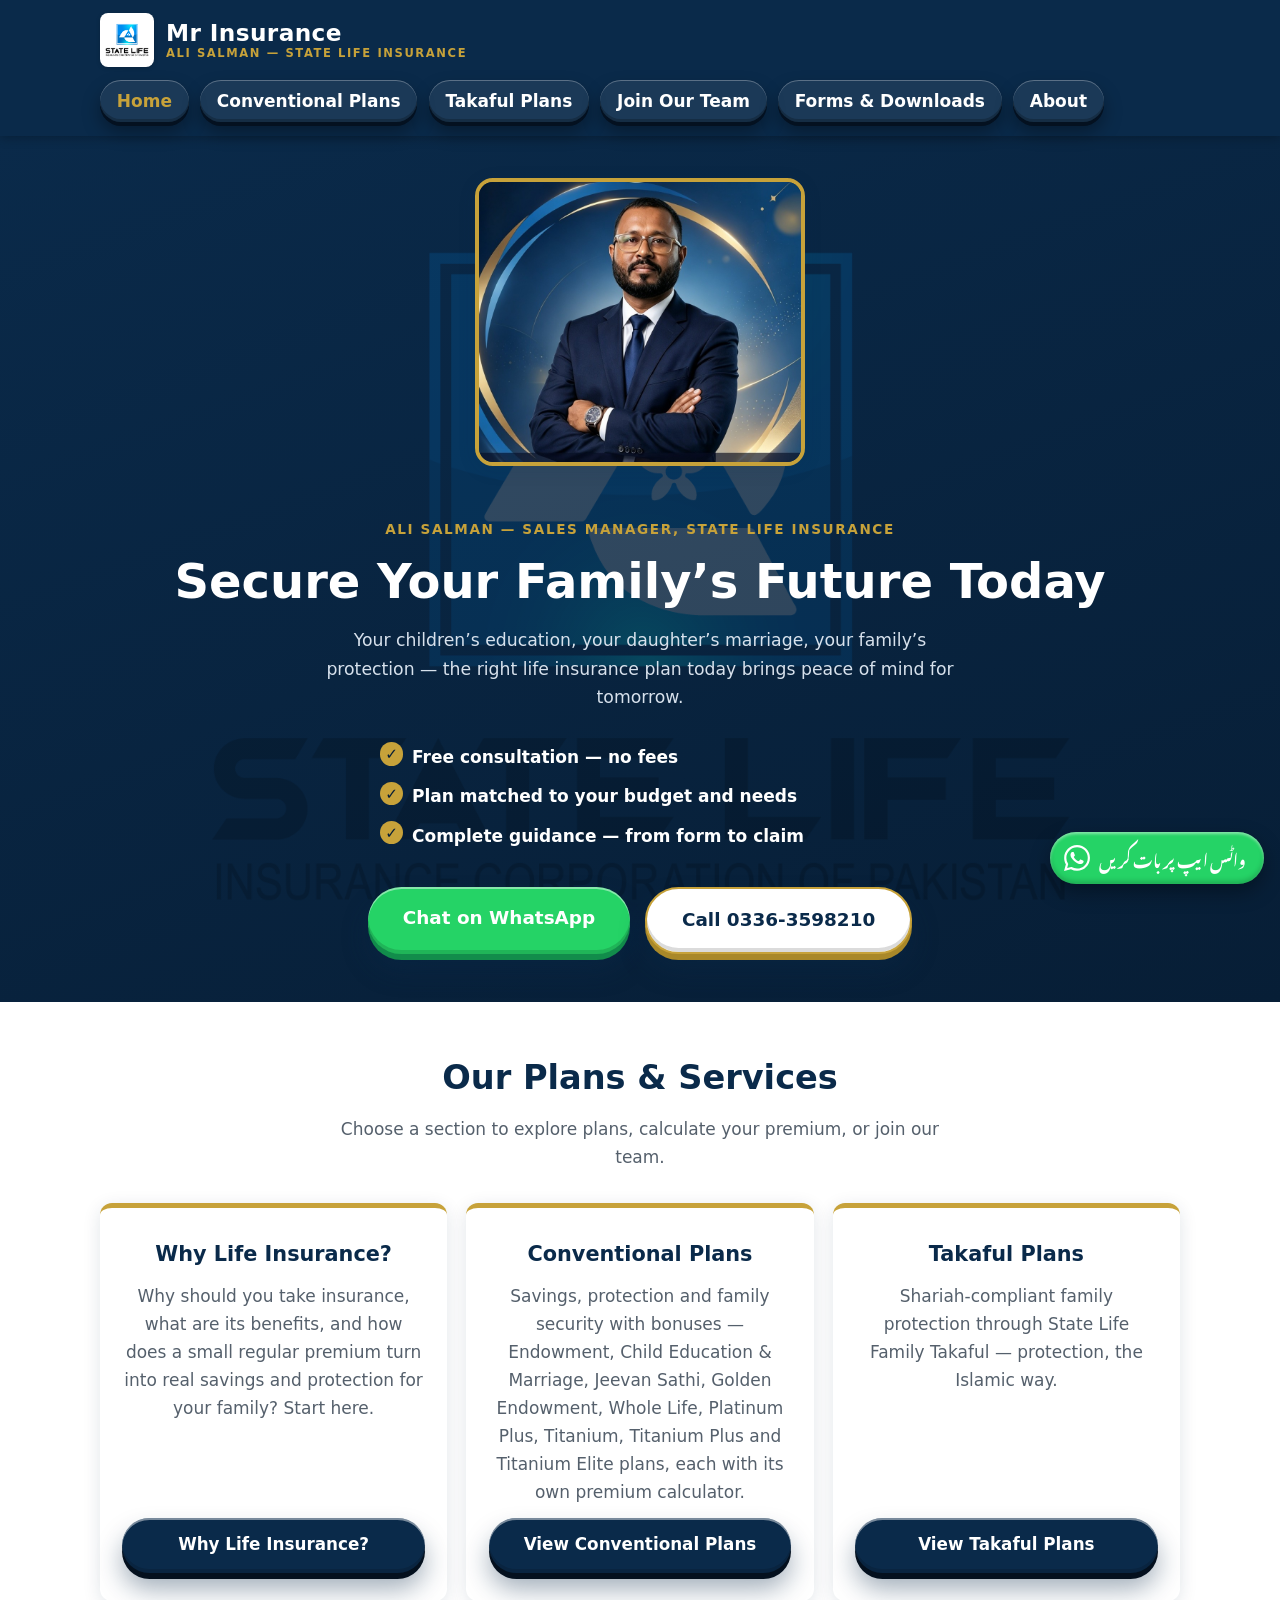
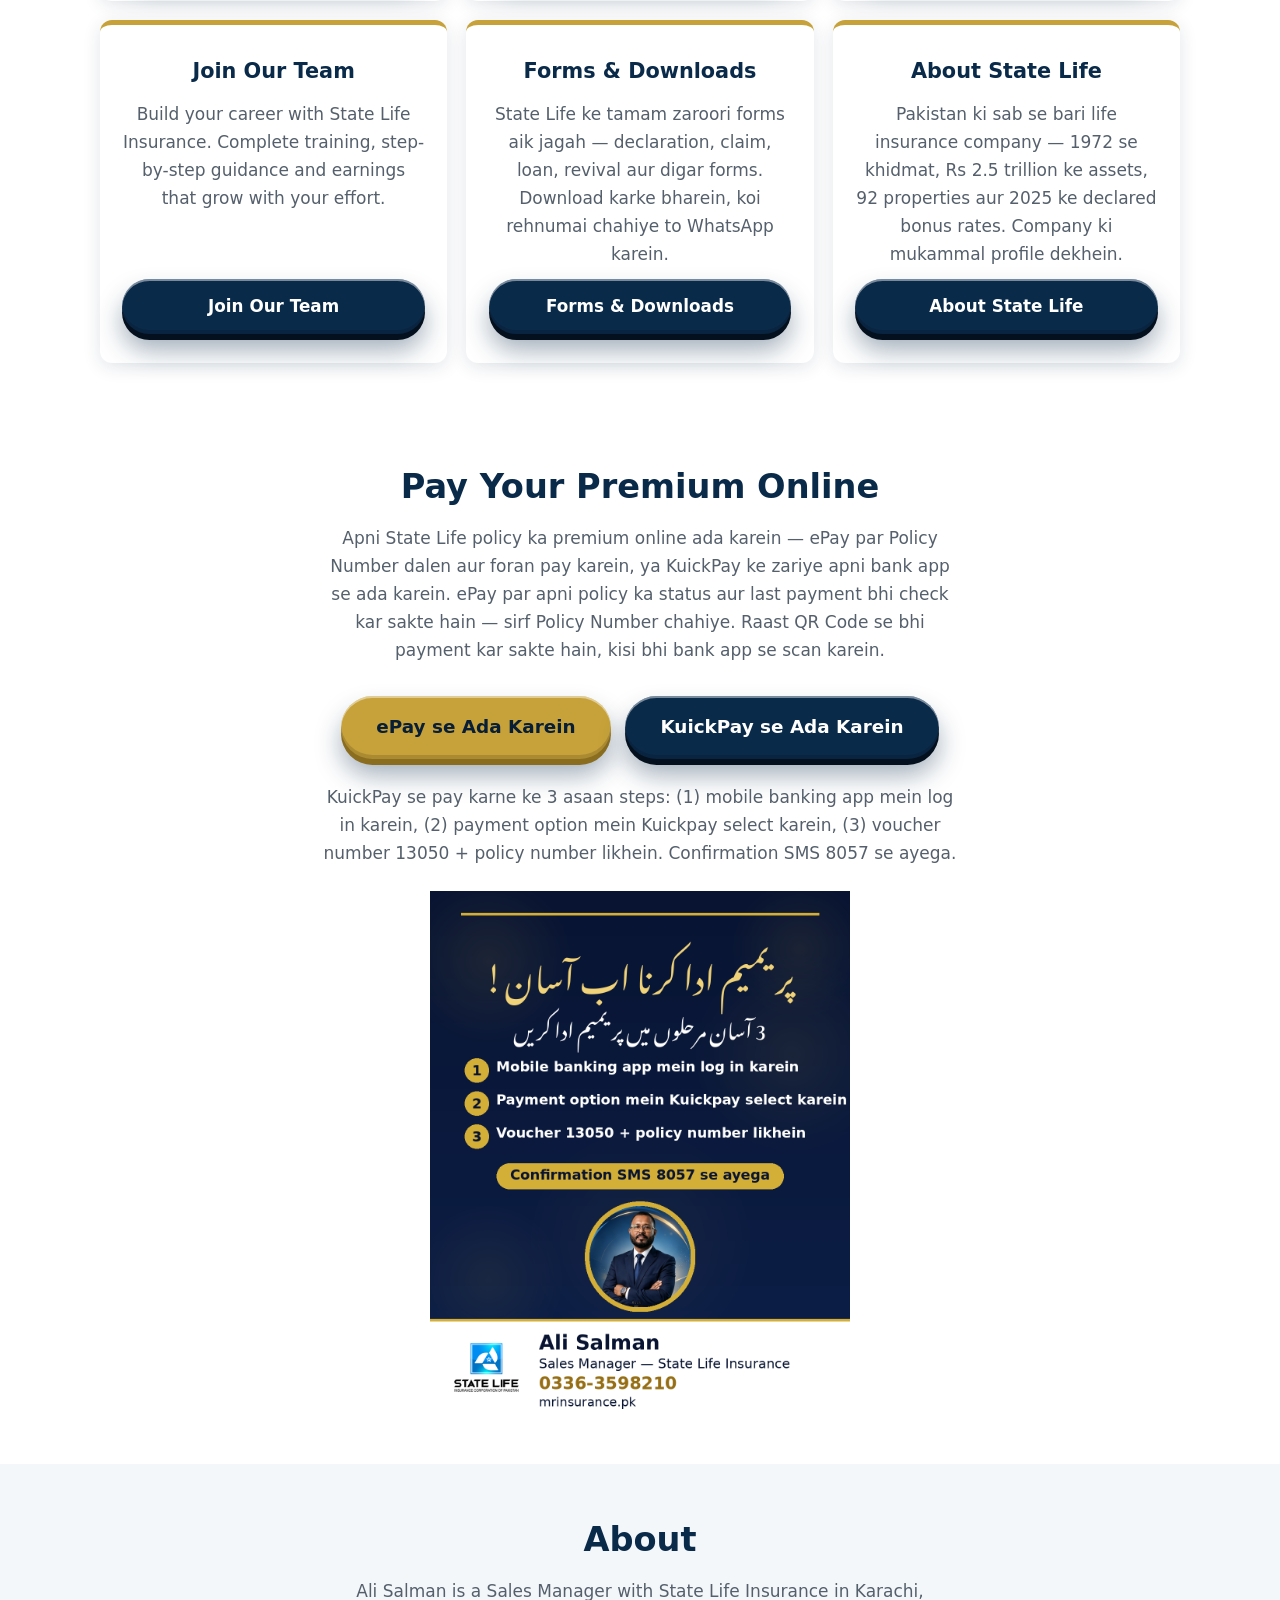
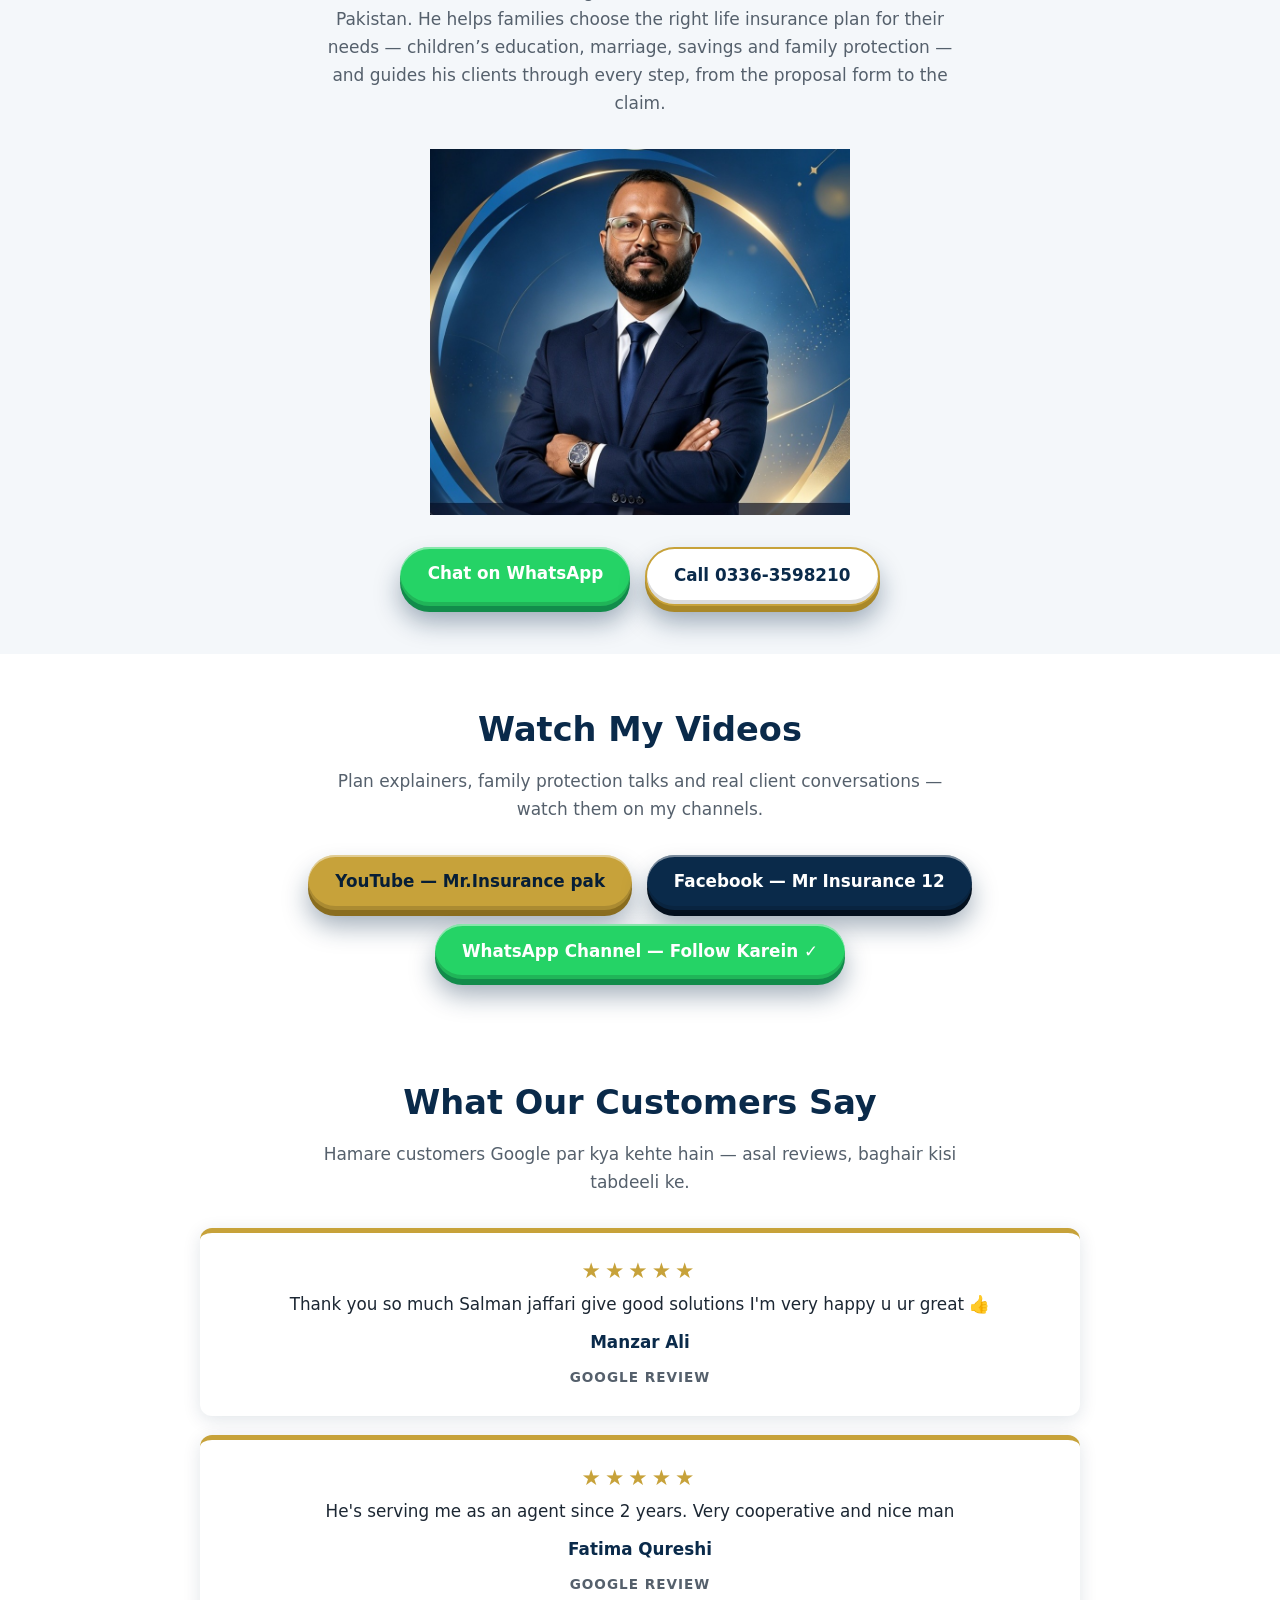
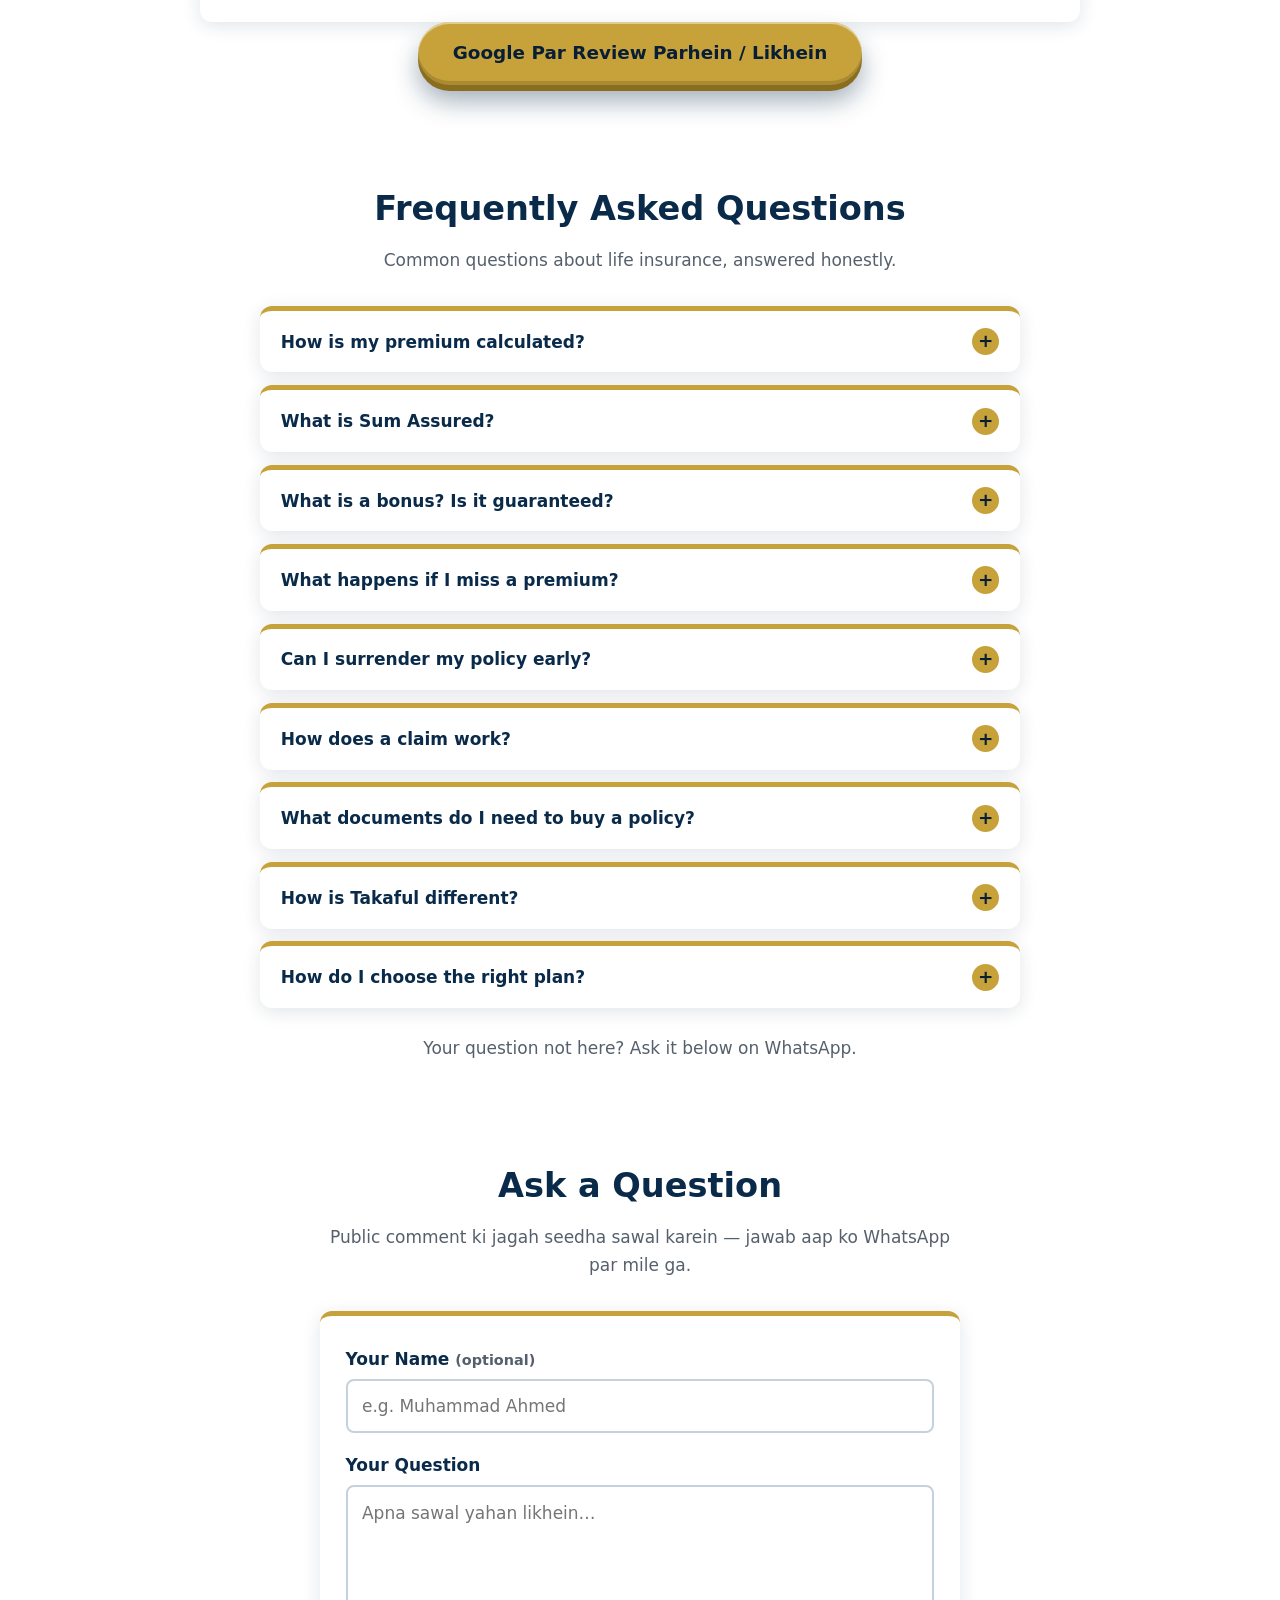
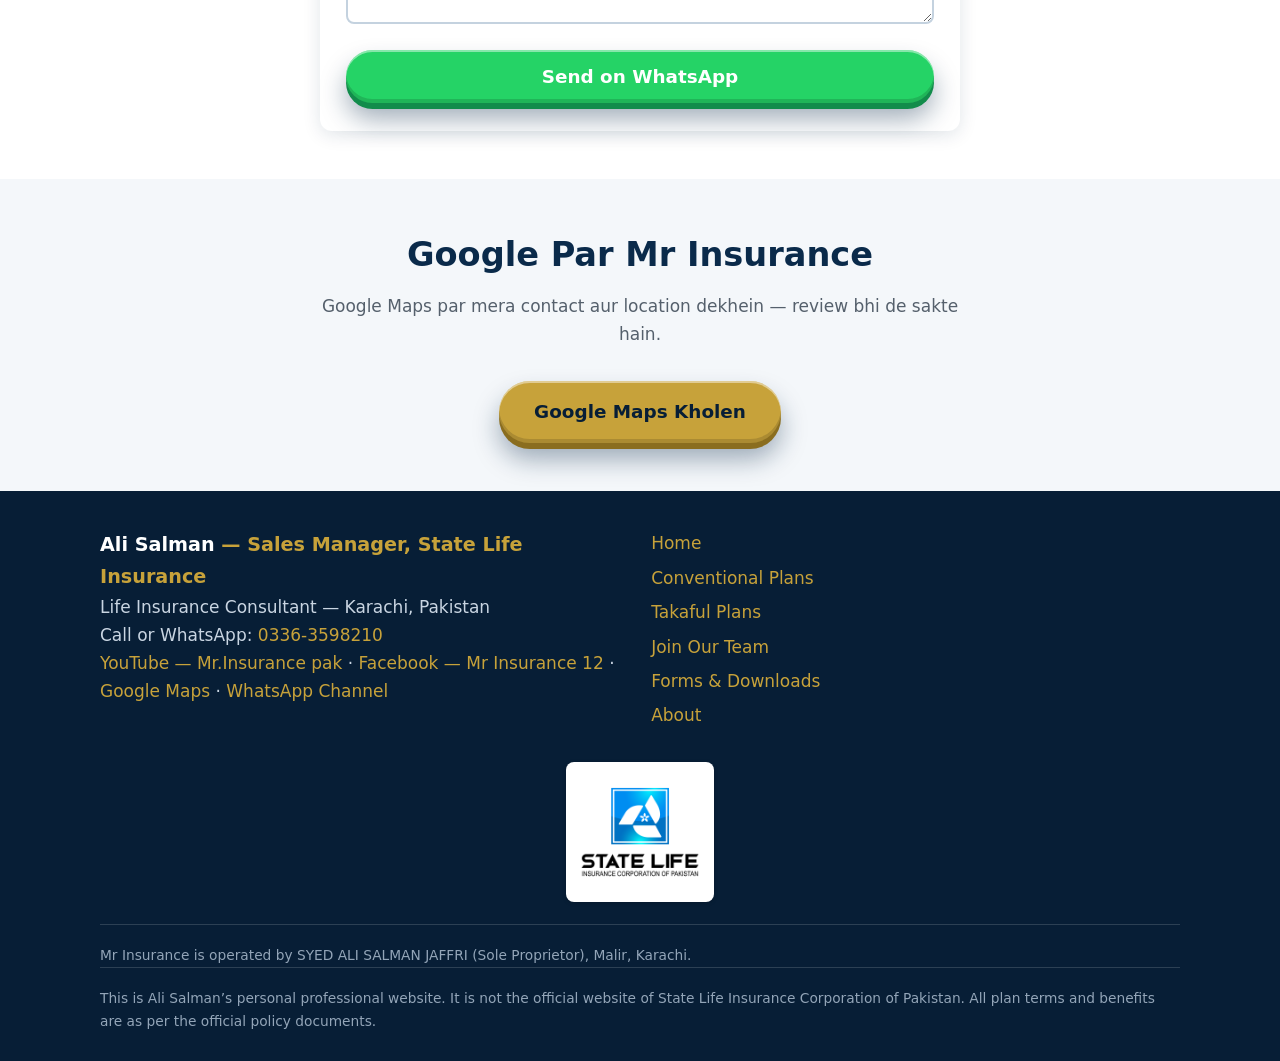
<file: index-2026-11-07-google-tag.html>
<!DOCTYPE html>
<html lang="en">
<head>
  <meta charset="UTF-8">
  <meta name="viewport" content="width=device-width, initial-scale=1.0, viewport-fit=cover">
  <meta name="color-scheme" content="light dark">
  <link rel="icon" href="data:,">
  <title>Mr Insurance — Ali Salman, Sales Manager, State Life Insurance</title>
  <meta name="description" content="Ali Salman, Sales Manager — State Life Insurance, Karachi. Life insurance plans for your family's protection. Free consultation: 0336-3598210.">
  <link rel="canonical" href="https://mrinsurance.pk/">
  <link rel="preconnect" href="https://fonts.googleapis.com">
  <link rel="preconnect" href="https://fonts.gstatic.com" crossorigin>
  <link href="https://fonts.googleapis.com/css2?family=Noto+Nastaliq+Urdu:wght@400;700&display=swap" rel="stylesheet">
  <style>
/* Mr Insurance — Ali Salman, Sales Manager, State Life Insurance
   Palette: deep navy #0A2A4A · gold #C7A23A · light grey #F4F7FA · WhatsApp green #25D366 (WhatsApp buttons only) */

:root {
  --navy: #0A2A4A;
  --navy-dark: #071E36;
  --gold: #C7A23A;
  --gold-dark: #A98829;
  --grey-bg: #F4F7FA;
  --ink: #1C2733;
  --muted: #55606C;
  --whatsapp: #25D366;
  --whatsapp-dark: #1DA851;
  --white: #FFFFFF;
  --radius: 12px;
  --shadow: 0 4px 18px rgba(10, 42, 74, 0.12);
  color-scheme: light;
}

@media (prefers-color-scheme: dark) {
  :root {
    --grey-bg: #0E2438;
    --ink: #E4EBF2;
    --muted: #A9BACA;
    --white: #0A1B2D;
    --shadow: 0 4px 18px rgba(0, 0, 0, 0.45);
    color-scheme: dark;
  }
  body { background: #0A1B2D; }
  .section h2, .content h2, .card h3, .page-head h1, .content .contact-line { color: #D9C98A; }
  .content a { color: #D9C98A; }
  .btn-call { background: transparent; color: #E4EBF2; }
  .btn-call:hover { background: var(--gold); color: var(--navy-dark); }
}

* { box-sizing: border-box; margin: 0; padding: 0; }

html { scroll-behavior: smooth; }

body {
  font-family: "Segoe UI", system-ui, -apple-system, Arial, sans-serif;
  color: var(--ink);
  background: var(--white);
  line-height: 1.65;
  font-size: 17px;
}

img { max-width: 100%; height: auto; display: block; }

a { color: var(--navy); }

.container { width: min(1080px, 92%); margin: 0 auto; }

/* ---------- Views (single-page navigation) ---------- */
.view { display: none; }
.view.active { display: block; }
.back-link {
  display: inline-block;
  margin-bottom: 1.4rem;
  font-weight: 700;
  text-decoration: none;
  color: var(--navy);
}
@media (prefers-color-scheme: dark) { .back-link { color: #D9C98A; } }
.back-link:hover { text-decoration: underline; }

/* ---------- Header ---------- */
.site-header {
  background: var(--navy);
  color: #FFFFFF;
  position: sticky;
  top: 0;
  z-index: 50;
  box-shadow: 0 2px 10px rgba(0, 0, 0, 0.25);
}
.header-inner {
  display: flex;
  align-items: center;
  justify-content: space-between;
  gap: 1rem;
  padding: 0.8rem 0;
}
.brand {
  color: #FFFFFF;
  text-decoration: none;
  font-size: 1.45rem;
  font-weight: 700;
  letter-spacing: 0.4px;
  line-height: 1.15;
}
.brand span { color: var(--gold); display: block; font-size: 0.72rem; font-weight: 600; letter-spacing: 1.6px; text-transform: uppercase; }
.brand-group { display: flex; align-items: center; gap: 0.75rem; min-width: 0; }
.logo-chip { background: #FFFFFF; border-radius: 8px; display: inline-flex; align-items: center; justify-content: center; flex-shrink: 0; box-shadow: 0 1px 4px rgba(0, 0, 0, 0.18); }
.logo-chip--header { padding: 5px; }
.logo-chip--header img { height: 44px; width: auto; max-width: none; display: block; }
.logo-chip--footer { padding: 10px 14px; }
.logo-chip--footer img { height: 120px; width: auto; max-width: 100%; display: block; }
@media (max-width: 560px) {
}
.footer-logo { text-align: center; margin-bottom: 1.4rem; }
@media (max-width: 560px) {
  .brand-group { gap: 0.55rem; }
  .logo-chip--header { padding: 4px; border-radius: 7px; }
  .logo-chip--header img { height: 38px; }
  .brand { font-size: 1.25rem; }
  .logo-chip--footer img { height: 104px; }
}
.nav-toggle {
  background: transparent;
  border: 2px solid var(--gold);
  color: #FFFFFF;
  border-radius: 8px;
  font-size: 1.2rem;
  line-height: 1;
  padding: 0.45rem 0.7rem;
  cursor: pointer;
  box-shadow:
    inset 0 2px 0 rgba(255, 255, 255, 0.25),
    inset 0 -3px 0 rgba(0, 0, 0, 0.25),
    0 5px 0 rgba(4, 16, 30, 0.9),
    0 12px 20px rgba(0, 0, 0, 0.35);
  transition: box-shadow 0.15s ease;
  animation: btn-float 3s ease-in-out infinite alternate;
}
.nav-toggle:hover {
  animation-play-state: paused;
  transform: translateY(-3px) scale(1.03);
  box-shadow:
    inset 0 2px 0 rgba(255, 255, 255, 0.3),
    inset 0 -3px 0 rgba(0, 0, 0, 0.25),
    0 8px 0 rgba(4, 16, 30, 0.9),
    0 18px 28px rgba(0, 0, 0, 0.45);
}
.main-nav { display: none; }
.main-nav.open { display: block; }
.main-nav ul { list-style: none; padding: 0 0 0.9rem; }
.main-nav li { margin-bottom: 0.55rem; }
.main-nav li:last-child { margin-bottom: 0; }
/* Raised 3D pills for the nav items — same layered-shadow depth and gentle
   automatic float as the buttons. */
.main-nav a {
  display: block;
  color: #FFFFFF;
  text-decoration: none;
  padding: 0.55rem 1.1rem;
  font-weight: 600;
  text-align: center;
  background: rgba(255, 255, 255, 0.07);
  border-radius: 999px;
  box-shadow:
    inset 0 1px 0 rgba(255, 255, 255, 0.28),
    inset 0 -3px 0 rgba(0, 0, 0, 0.22),
    0 4px 0 rgba(4, 16, 30, 0.9),
    0 10px 18px rgba(0, 0, 0, 0.35);
  transition: box-shadow 0.15s ease, background 0.12s ease;
  animation: btn-float 3s ease-in-out infinite alternate;
}
.main-nav li:nth-child(2) a { animation-delay: 0.4s; }
.main-nav li:nth-child(3) a { animation-delay: 0.8s; }
.main-nav li:nth-child(4) a { animation-delay: 1.2s; }
.main-nav li:nth-child(5) a { animation-delay: 1.6s; }
.main-nav a:hover {
  animation-play-state: paused;
  transform: translateY(-3px) scale(1.03);
  box-shadow:
    inset 0 1px 0 rgba(255, 255, 255, 0.32),
    inset 0 -3px 0 rgba(0, 0, 0, 0.22),
    0 7px 0 rgba(4, 16, 30, 0.9),
    0 16px 26px rgba(0, 0, 0, 0.45);
}
.main-nav a:hover, .main-nav a.active { color: var(--gold); }

@media (min-width: 820px) {
  .nav-toggle { display: none; }
  .main-nav { display: block; }
  .main-nav ul { display: flex; gap: 0.7rem; padding: 0 0 0.9rem; }
  .main-nav li { margin-bottom: 0; }
  .main-nav a { padding: 0.45rem 1.05rem; }
}

/* ---------- Hero ---------- */
.hero {
  position: relative;
  overflow: hidden;
  background: linear-gradient(160deg, var(--navy) 0%, var(--navy-dark) 100%);
  color: #FFFFFF;
  padding: 2.6rem 0 3rem;
  text-align: center;
}
.hero .eyebrow {
  color: var(--gold);
  font-weight: 700;
  letter-spacing: 1.6px;
  text-transform: uppercase;
  font-size: 0.85rem;
  margin-bottom: 0.8rem;
}
.hero h1 {
  font-size: clamp(1.9rem, 5.5vw, 3rem);
  line-height: 1.2;
  margin-bottom: 1rem;
}
.hero .sub { color: #D7E1EC; max-width: 640px; margin: 0 auto 1.6rem; font-size: 1.08rem; }
.hero-photo {
  width: 210px;
  height: 210px;
  object-fit: cover;
  object-position: center 4%;
  border-radius: 50%;
  border: 4px solid var(--gold);
  margin: 0 auto 1.6rem;
  box-shadow: var(--shadow);
}
.hero-poster {
  display: block;
  width: 330px;
  max-width: 86%;
  height: auto;
  border-radius: 18px;
  border: 4px solid var(--gold);
  box-shadow: var(--shadow);
  margin: 0 auto 1.6rem;
}
.hero-media {
  display: flex;
  align-items: center;
  justify-content: center;
  gap: 2.2rem;
  margin-bottom: 1.6rem;
}
.hero-media .hero-photo { margin: 0; }
/* Home view only: one fixed State Life logo watermark behind the whole scrolling Home page */
.home-watermark {
  position: fixed;
  top: 64%;
  left: 50%;
  transform: translate(-50%, -50%);
  width: min(92vw, 880px);
  max-width: none;
  opacity: 0.16;
  pointer-events: none;
  z-index: 1;
}
.hero .container { position: relative; z-index: 2; }
.ticks {
  list-style: none;
  max-width: 520px;
  margin: 0 auto 2rem;
  text-align: left;
}
.ticks li { padding: 0.35rem 0 0.35rem 2rem; position: relative; font-weight: 600; }
.ticks li::before {
  content: "✓";
  position: absolute;
  left: 0;
  top: 0.3rem;
  background: var(--gold);
  color: var(--navy-dark);
  width: 1.45rem;
  height: 1.45rem;
  border-radius: 50%;
  display: grid;
  place-items: center;
  font-size: 0.95rem;
  font-weight: 800;
}

/* ---------- Buttons ---------- */
/* Raised 3D ("ubhra hua") buttons: layered shadows (top highlight, solid
   bottom edge, deep drop shadow) plus a gentle automatic float. */
@keyframes btn-float {
  from { transform: translateY(-3px); }
  to   { transform: translateY(3px); }
}
.btn-row { display: flex; flex-wrap: wrap; gap: 0.9rem; justify-content: center; }
.btn {
  --btn-edge: #071E36;
  display: inline-block;
  text-decoration: none;
  font-weight: 700;
  font-size: 1.05rem;
  padding: 0.85rem 1.7rem;
  border-radius: 999px;
  box-shadow:
    inset 0 2px 0 rgba(255, 255, 255, 0.45),
    inset 0 -4px 0 rgba(0, 0, 0, 0.14),
    0 6px 0 var(--btn-edge),
    0 16px 26px rgba(10, 42, 74, 0.38);
  transition: box-shadow 0.15s ease, background 0.12s ease;
  animation: btn-float 3s ease-in-out infinite alternate;
}
.btn:hover {
  animation-play-state: paused;
  transform: translateY(-3px) scale(1.03);
  box-shadow:
    inset 0 2px 0 rgba(255, 255, 255, 0.5),
    inset 0 -4px 0 rgba(0, 0, 0, 0.14),
    0 9px 0 var(--btn-edge),
    0 24px 36px rgba(10, 42, 74, 0.48);
}
.btn:active {
  animation-play-state: paused;
  transform: translateY(2px) scale(0.99);
  box-shadow:
    inset 0 2px 0 rgba(255, 255, 255, 0.4),
    inset 0 -2px 0 rgba(0, 0, 0, 0.14),
    0 2px 0 var(--btn-edge),
    0 8px 14px rgba(10, 42, 74, 0.3);
}
.btn-whatsapp { --btn-edge: #128C4B; background: var(--whatsapp); color: #FFFFFF; }
.btn-whatsapp:hover { background: var(--whatsapp-dark); }
.btn-call { --btn-edge: #A98829; background: #FFFFFF; color: var(--navy); border: 2px solid var(--gold); }
.btn-call:hover { background: var(--gold); color: var(--navy-dark); }
.btn-gold { --btn-edge: #8A6D1F; background: var(--gold); color: var(--navy-dark); }
.btn-gold:hover { background: var(--gold-dark); color: #FFFFFF; }
.btn-navy { --btn-edge: #04101E; background: var(--navy); color: #FFFFFF; }
.btn-navy:hover { background: var(--navy-dark); color: var(--gold); }
.btn-large { font-size: 1.15rem; padding: 1rem 2.2rem; }
@media (prefers-reduced-motion: reduce) {
  .btn, .nav-toggle, .main-nav a { animation: none; }
  .btn:hover, .nav-toggle:hover, .main-nav a:hover { transform: none; }
}

/* ---------- Sections & cards ---------- */
.section { padding: 3rem 0; }
.section-grey { background: var(--grey-bg); }
.section h2 {
  text-align: center;
  color: var(--navy);
  font-size: clamp(1.5rem, 4vw, 2.1rem);
  margin-bottom: 0.6rem;
}
.section .lead { text-align: center; color: var(--muted); max-width: 640px; margin: 0 auto 2rem; }

.cards { display: grid; gap: 1.2rem; }
@media (min-width: 760px) { .cards { grid-template-columns: repeat(3, 1fr); } }
.card {
  background: var(--white);
  border-radius: var(--radius);
  box-shadow: var(--shadow);
  padding: 1.8rem 1.4rem;
  text-align: center;
  border-top: 5px solid var(--gold);
  display: flex;
  flex-direction: column;
  gap: 0.7rem;
}
@media (prefers-color-scheme: dark) { .card { background: #10293F; } }
.card h3 { color: var(--navy); font-size: 1.3rem; }
.card p { color: var(--muted); flex: 1; }

.plan-list { display: grid; gap: 1rem; max-width: 640px; margin: 0 auto; }
.plan-list .btn { text-align: center; }

/* ---------- Content pages ---------- */
.page-head {
  background: var(--grey-bg);
  border-bottom: 3px solid var(--gold);
  padding: 2.2rem 0 1.8rem;
  text-align: center;
}
.page-head h1 { color: var(--navy); font-size: clamp(1.7rem, 4.5vw, 2.4rem); }
.page-head .tagline { color: var(--gold-dark); font-weight: 700; font-size: 1.1rem; margin-top: 0.3rem; }

.content { padding: 2.4rem 0 3rem; }
.content .poster {
  border-radius: var(--radius);
  box-shadow: var(--shadow);
  margin: 0 auto 2rem;
  max-width: 680px;
  width: 100%;
}
.content .cert-caption {
  text-align: center;
  color: var(--navy);
  font-size: 1.2rem;
  font-weight: 700;
  margin: 2.2rem 0 0.9rem;
}
.content .certificate {
  border-radius: var(--radius);
  box-shadow: var(--shadow);
  margin: 0 auto 2rem;
  max-width: 820px;
  width: 100%;
}
.advisor-card {
  display: flex;
  align-items: center;
  gap: 1.6rem;
  background: #FFFFFF;
  border: 1px solid #E3E8EF;
  border-top: 5px solid var(--gold);
  border-radius: var(--radius);
  box-shadow: var(--shadow);
  padding: 1.4rem 1.6rem;
  margin: 1.8rem 0 2rem;
}
.advisor-card img {
  width: 170px;
  height: 170px;
  object-fit: cover;
  object-position: top center;
  border-radius: var(--radius);
  border: 3px solid var(--gold);
  flex-shrink: 0;
}
.advisor-card .advisor-label {
  color: var(--gold-dark);
  font-weight: 700;
  font-size: 0.85rem;
  letter-spacing: 1.6px;
  text-transform: uppercase;
  margin-bottom: 0.25rem;
}
.advisor-card .advisor-name {
  color: var(--navy);
  font-size: 1.45rem;
  font-weight: 800;
  line-height: 1.25;
  margin-bottom: 0.5rem;
}
.advisor-card p { margin-bottom: 0; }
@media (max-width: 640px) {
  .advisor-card { flex-direction: column; text-align: center; padding: 1.4rem 1.2rem; }
  .advisor-card img { width: 150px; height: 150px; }
}
.leader-card {
  display: flex;
  align-items: center;
  gap: 1.6rem;
  background: #FFFFFF;
  border: 1px solid #E3E8EF;
  border-top: 5px solid var(--gold);
  border-radius: var(--radius);
  box-shadow: var(--shadow);
  padding: 1.4rem 1.6rem;
  margin: 0 0 2rem;
}
@media (prefers-color-scheme: dark) { .leader-card { background: #10293F; border-color: #24405C; } }
.leader-card img {
  width: 170px;
  height: 170px;
  object-fit: cover;
  object-position: center 4%;
  border-radius: 50%;
  border: 4px solid var(--gold);
  flex-shrink: 0;
}
.leader-card img.anchor-top { object-position: center 9%; }
.leader-card .round-photo {
  width: 170px;
  height: 170px;
  border-radius: 50%;
  border: 4px solid var(--gold);
  overflow: hidden;
  flex-shrink: 0;
}
.leader-card .round-photo img {
  width: 100%;
  height: 100%;
  object-fit: cover;
  border: none;
  border-radius: 0;
  transform: scale(1.9);
  transform-origin: 50% 30%;
}
.leader-card .initials-photo {
  display: grid;
  place-items: center;
  background: var(--gold);
}
.leader-card .initials-photo span {
  font-size: 3.4rem;
  font-weight: 800;
  color: var(--navy-dark);
  letter-spacing: 2px;
  line-height: 1;
}
.leader-card .leader-role {
  color: var(--gold-dark);
  font-weight: 700;
  margin-bottom: 0.5rem;
}
.sr-codes{font-size:.92rem;color:#7a5b12;font-weight:600;letter-spacing:.02em;margin:.15rem 0 .35rem}
@media (prefers-color-scheme: dark) { .leader-card .leader-role { color: #D9C98A; } }
.leader-card .leader-name { font-weight: 700; color: var(--navy); font-size: 1.15rem; margin-bottom: 0.5rem; }
@media (prefers-color-scheme: dark) { .leader-card .leader-name { color: #D9C98A; } }
.leader-card h2 { margin-top: 0; }
.leader-card .btn-row { justify-content: flex-start; margin-top: 1rem; }
@media (max-width: 640px) {
  .leader-card { flex-direction: column; text-align: center; padding: 1.4rem 1.2rem; }
  .leader-card img { width: 150px; height: 150px; }
  .leader-card .round-photo { width: 150px; height: 150px; }
  .leader-card .round-photo img { width: 100%; height: 100%; }
  .leader-card .btn-row { justify-content: center; }
}
.cert-head {
  display: flex;
  align-items: center;
  justify-content: center;
  gap: 1.1rem;
  margin: 2.2rem 0 0.9rem;
}
.cert-head img {
  width: 84px;
  height: 84px;
  object-fit: cover;
  object-position: top center;
  border-radius: 50%;
  border: 3px solid var(--gold);
  flex-shrink: 0;
}
.cert-head .cert-caption { margin: 0; text-align: left; }
.cert-head .cert-by { color: var(--muted); font-size: 0.95rem; margin-top: 0.25rem; }
.poster-panel {
  background: linear-gradient(160deg, var(--navy) 0%, var(--navy-dark) 100%);
  border: 3px solid var(--gold);
  aspect-ratio: 1080 / 1500;
  display: flex;
  flex-direction: column;
  align-items: center;
  justify-content: center;
  text-align: center;
  padding: 2rem 1.5rem;
  gap: 0.8rem;
}
.poster-panel .panel-name {
  color: #FFFFFF;
  font-size: clamp(2rem, 7vw, 3.2rem);
  font-weight: 800;
  line-height: 1.15;
}
.poster-panel .panel-tag {
  color: var(--gold);
  font-size: clamp(1.05rem, 3.4vw, 1.4rem);
  font-weight: 700;
}
.poster-panel .panel-sub {
  color: #D7E1EC;
  font-size: 0.95rem;
  font-weight: 600;
  letter-spacing: 1.2px;
  text-transform: uppercase;
}
.content h2 { color: var(--navy); font-size: 1.35rem; margin: 1.8rem 0 0.6rem; }
.content p { margin-bottom: 1rem; }
.content ul, .content ol { margin: 0 0 1rem 1.4rem; }
.content li { margin-bottom: 0.45rem; }
.content .example {
  background: var(--grey-bg);
  border-left: 5px solid var(--gold);
  border-radius: 8px;
  padding: 1.1rem 1.3rem;
  margin: 1.6rem 0;
}
.content .note { color: var(--muted); font-size: 0.95rem; font-style: italic; }
.content .contact-line { font-weight: 700; color: var(--navy); text-align: center; margin-top: 1.6rem; }
.cta-box { text-align: center; margin: 2.2rem 0 0.6rem; display: grid; gap: 0.9rem; justify-items: center; }

/* ---------- Footer ---------- */
.site-footer {
  background: var(--navy-dark);
  color: #C9D5E2;
  padding: 2.4rem 0 1.8rem;
  margin-top: 0;
}
.site-footer .foot-name { color: #FFFFFF; font-size: 1.2rem; font-weight: 700; }
.site-footer .foot-name span { color: var(--gold); }
.site-footer a { color: var(--gold); text-decoration: none; }
.site-footer a:hover { text-decoration: underline; }
.footer-grid { display: grid; gap: 1.4rem; margin-bottom: 1.6rem; }
@media (min-width: 760px) { .footer-grid { grid-template-columns: 1fr 1fr; } }
.footer-nav { list-style: none; }
.footer-nav li { margin-bottom: 0.4rem; }
.disclaimer {
  border-top: 1px solid rgba(255, 255, 255, 0.15);
  padding-top: 1.2rem;
  font-size: 0.86rem;
  color: #93A5B8;
}
  /* Urdu RTL page (Why Life Insurance) */
.rtl-page .content { text-align: right; }
.rtl-page .content ul, .rtl-page .content ol { margin: 0 0 1rem; padding-right: 1.4rem; }
.rtl-page .content .example { border-left: none; border-right: 5px solid var(--gold); }
.rtl-page .content .note { font-style: normal; }
.rtl-page .content .contact-line { text-align: center; }

/* Urdu text in Nastaliq (Noto Nastaliq Urdu via Google Fonts). Nastaliq needs
   tall line-height or its lines overlap. */
.rtl-page, .wa-float { font-family: 'Noto Nastaliq Urdu', 'Segoe UI', serif; }
.rtl-page { line-height: 2.1; }
.rtl-page h1, .rtl-page h2, .rtl-page h3 { line-height: 2; }
.wa-float { line-height: 1.9; }
.cta-box { text-align: center; margin: 2.2rem 0 0.6rem; display: grid; gap: 0.9rem; justify-items: center; }

/* ---------- Footer ---------- */
.site-footer {
  background: var(--navy-dark);
  color: #C9D5E2;
  padding: 2.4rem 0 1.8rem;
  margin-top: 0;
}
.site-footer .foot-name { color: #FFFFFF; font-size: 1.2rem; font-weight: 700; }
.site-footer .foot-name span { color: var(--gold); }
.site-footer a { color: var(--gold); text-decoration: none; }
.site-footer a:hover { text-decoration: underline; }
.footer-grid { display: grid; gap: 1.4rem; margin-bottom: 1.6rem; }
@media (min-width: 760px) { .footer-grid { grid-template-columns: 1fr 1fr; } }
.footer-nav { list-style: none; }
.footer-nav li { margin-bottom: 0.4rem; }
.disclaimer {
  border-top: 1px solid rgba(255, 255, 255, 0.15);
  padding-top: 1.2rem;
  font-size: 0.86rem;
  color: #93A5B8;
}
/* Bonus illustration top box (Why Insurance page) */
.bonus-top {
  text-align: center;
  background: var(--grey-bg);
  border: 2px solid var(--gold);
  border-radius: var(--radius);
  box-shadow: var(--shadow);
  padding: 1.5rem 1.3rem;
  margin-bottom: 2rem;
  display: grid;
  gap: 0.9rem;
  justify-items: center;
}
.bonus-top p { margin: 0; font-size: 1.08rem; font-weight: 600; }
/* ---------- Ask a Question (WhatsApp form) ---------- */
.ask-card {
  background: var(--white);
  border-radius: var(--radius);
  box-shadow: var(--shadow);
  border-top: 5px solid var(--gold);
  padding: 1.8rem 1.6rem;
  max-width: 640px;
  margin: 0 auto;
  text-align: left;
}
.ask-field { margin-bottom: 1.1rem; }
.ask-field label {
  display: block;
  font-weight: 700;
  color: var(--navy);
  margin-bottom: 0.4rem;
}
.ask-field label .optional { color: var(--muted); font-weight: 600; font-size: 0.9rem; }
.ask-field input, .ask-field textarea {
  width: 100%;
  font: inherit;
  color: var(--ink);
  background: var(--white);
  border: 2px solid #C4D2DF;
  border-radius: 8px;
  padding: 0.7rem 0.9rem;
}
.ask-field input:focus, .ask-field textarea:focus { outline: none; border-color: var(--gold); }
.ask-field textarea { resize: vertical; min-height: 110px; }
.ask-field .field-error {
  border-color: #D64545 !important;
  background: #FDF0F0;
  box-shadow: 0 0 0 3px rgba(214, 69, 69, 0.25);
}
.ask-card .btn { width: 100%; border: none; cursor: pointer; font-family: inherit; text-align: center; }
/* ---------- FAQ (accordion) ---------- */
.faq-list { max-width: 760px; margin: 0 auto; display: grid; gap: 0.8rem; }
.faq-item {
  background: var(--white);
  border-radius: var(--radius);
  box-shadow: var(--shadow);
  border-top: 5px solid var(--gold);
  overflow: hidden;
}
.faq-q {
  width: 100%;
  display: flex;
  align-items: center;
  justify-content: space-between;
  gap: 1rem;
  background: transparent;
  border: none;
  cursor: pointer;
  font: inherit;
  font-weight: 700;
  color: var(--navy);
  text-align: left;
  padding: 1.05rem 1.3rem;
}
.faq-q .faq-icon {
  flex-shrink: 0;
  width: 1.7rem;
  height: 1.7rem;
  border-radius: 50%;
  background: var(--gold);
  color: var(--navy-dark);
  display: grid;
  place-items: center;
  font-size: 1.15rem;
  font-weight: 800;
  line-height: 1;
  transition: transform 0.2s ease;
}
.faq-item.open .faq-icon { transform: rotate(45deg); }
.faq-a { padding: 0 1.3rem 1.15rem; color: var(--muted); }
.faq-a[hidden] { display: none; }
.faq-note { text-align: center; color: var(--muted); max-width: 640px; margin: 1.6rem auto 0; }
/* ---------- Customer Reviews ---------- */
.review-grid { display: grid; gap: 1.2rem; max-width: 880px; margin: 0 auto; }
.review-card {
  background: var(--white);
  border-radius: var(--radius);
  box-shadow: var(--shadow);
  border-top: 5px solid var(--gold);
  padding: 1.7rem 1.5rem;
  text-align: center;
  display: flex;
  flex-direction: column;
  gap: 0.6rem;
}
.review-stars { color: var(--gold); font-size: 1.35rem; letter-spacing: 0.25rem; line-height: 1; }
.review-text { color: var(--ink); font-size: 1.05rem; flex: 1; }
.review-name { color: var(--navy); font-weight: 800; font-size: 1.05rem; }
.review-tag { color: var(--muted); font-size: 0.85rem; font-weight: 600; letter-spacing: 1px; text-transform: uppercase; }
</style>
<link rel="manifest" href="manifest.webmanifest">
<meta name="theme-color" content="#0A2A4A">
<link rel="apple-touch-icon" href="icon-192.png">
<!-- Google tag (gtag.js) — Google Ads conversion tracking, added 7 Nov 2026 -->
<script async src="https://www.googletagmanager.com/gtag/js?id=AW-18501125572"></script>
<script>
  window.dataLayer = window.dataLayer || [];
  function gtag(){dataLayer.push(arguments);}
  gtag('js', new Date());

  gtag('config', 'AW-18501125572');
</script>
</head>
<body>

  <header class="site-header">
    <div class="container header-inner">
      <div class="brand-group">
        <span class="logo-chip logo-chip--header"><img src="assets/state-life-logo.png" alt="State Life Insurance Corporation of Pakistan" width="1080" height="1080"></span>
        <a class="brand" href="#home" data-nav="home">Mr Insurance<span>Ali Salman — State Life Insurance</span></a>
      </div>
      <button class="nav-toggle" aria-label="Open menu" aria-expanded="false">&#9776;</button>
    </div>
    <nav class="main-nav" aria-label="Main navigation">
      <div class="container">
        <ul>
          <li><a href="#home" data-nav="home">Home</a></li>
          <li><a href="#conventional-plans" data-nav="conventional-plans">Conventional Plans</a></li>
          <li><a href="#takaful-plans" data-nav="takaful-plans">Takaful Plans</a></li>
          <li><a href="#join-our-team" data-nav="join-our-team">Join Our Team</a></li>
          <li><a href="#forms-downloads" data-nav="forms-downloads">Forms &amp; Downloads</a></li>
          <li><a href="#about" data-nav="about">About</a></li>
        </ul>
      </div>
    </nav>
  </header>

  <main>
    <!-- ================= HOME ================= -->
    <section class="view" data-view="home">
      <img class="home-watermark" src="assets/state-life-logo.png" alt="" aria-hidden="true" width="1080" height="1080">
      <div class="hero">
        <div class="container">
          <div class="hero-media">
            <img class="hero-poster" src="ali-salman-poster-clean.jpg" alt="Ali Salman — Sales Manager, State Life Insurance">
          </div>
          <p class="eyebrow">Ali Salman — Sales Manager, State Life Insurance</p>
          <h1>Secure Your Family&rsquo;s Future Today</h1>
          <p class="sub">Your children&rsquo;s education, your daughter&rsquo;s marriage, your family&rsquo;s protection — the right life insurance plan today brings peace of mind for tomorrow.</p>
          <ul class="ticks">
            <li>Free consultation — no fees</li>
            <li>Plan matched to your budget and needs</li>
            <li>Complete guidance — from form to claim</li>
          </ul>
          <div class="btn-row">
            <a class="btn btn-whatsapp btn-large" href="https://wa.me/Mr.insurance12" target="_blank" rel="noopener">Chat on WhatsApp</a>
            <a class="btn btn-call btn-large" href="tel:+923363598210">Call 0336-3598210</a>
          </div>
        </div>
      </div>

      <div class="section">
        <div class="container">
          <h2>Our Plans &amp; Services</h2>
          <p class="lead">Choose a section to explore plans, calculate your premium, or join our team.</p>
          <div class="cards">
            <article class="card">
              <h3>Why Life Insurance?</h3>
              <p>Why should you take insurance, what are its benefits, and how does a small regular premium turn into real savings and protection for your family? Start here.</p>
              <a class="btn btn-navy" href="#why-insurance" data-nav="why-insurance">Why Life Insurance?</a>
            </article>
            <article class="card">
              <h3>Conventional Plans</h3>
              <p>Savings, protection and family security with bonuses — Endowment, Child Education &amp; Marriage, Jeevan Sathi, Golden Endowment, Whole Life, Platinum Plus, Titanium, Titanium Plus and Titanium Elite plans, each with its own premium calculator.</p>
              <a class="btn btn-navy" href="#conventional-plans" data-nav="conventional-plans">View Conventional Plans</a>
            </article>
            <article class="card">
              <h3>Takaful Plans</h3>
              <p>Shariah-compliant family protection through State Life Family Takaful — protection, the Islamic way.</p>
              <a class="btn btn-navy" href="#takaful-plans" data-nav="takaful-plans">View Takaful Plans</a>
            </article>
            <article class="card">
              <h3>Join Our Team</h3>
              <p>Build your career with State Life Insurance. Complete training, step-by-step guidance and earnings that grow with your effort.</p>
              <a class="btn btn-navy" href="#join-our-team" data-nav="join-our-team">Join Our Team</a>
            </article>
            <article class="card">
              <h3>Forms &amp; Downloads</h3>
              <p>State Life ke tamam zaroori forms aik jagah — declaration, claim, loan, revival aur digar forms. Download karke bharein, koi rehnumai chahiye to WhatsApp karein.</p>
              <a class="btn btn-navy" href="#forms-downloads" data-nav="forms-downloads">Forms &amp; Downloads</a>
            </article>
            <article class="card">
              <h3>About State Life</h3>
              <p>Pakistan ki sab se bari life insurance company — 1972 se khidmat, Rs 2.5 trillion ke assets, 92 properties aur 2025 ke declared bonus rates. Company ki mukammal profile dekhein.</p>
              <a class="btn btn-navy" href="#about-state-life" data-nav="about-state-life">About State Life</a>
            </article>
            
          </div>
        </div>
      </div>

      <div class="section" id="pay-premium">
        <div class="container">
          <h2>Pay Your Premium Online</h2>
          <p class="lead">Apni State Life policy ka premium online ada karein — ePay par Policy Number dalen aur foran pay karein, ya KuickPay ke zariye apni bank app se ada karein. ePay par apni policy ka status aur last payment bhi check kar sakte hain — sirf Policy Number chahiye. Raast QR Code se bhi payment kar sakte hain, kisi bhi bank app se scan karein.</p>
          <div class="btn-row">
            <a class="btn btn-gold btn-large" href="https://epay.statelife.com.pk/ords/dgpay/r/digital-payments/epay-new-page" target="_blank" rel="noopener">ePay se Ada Karein</a>
            <a class="btn btn-navy btn-large" href="https://www.kuickpay.com/" target="_blank" rel="noopener">KuickPay se Ada Karein</a>
          </div>
          <p class="lead" style="margin-top:1.5rem;margin-bottom:0">KuickPay se pay karne ke 3 asaan steps: (1) mobile banking app mein log in karein, (2) payment option mein Kuickpay select karein, (3) voucher number 13050 + policy number likhein. Confirmation SMS 8057 se ayega.</p>
          <img class="poster" style="max-width:420px;display:block;margin:1.5rem auto 0" src="kuickpay-post-2026-11-05.png" alt="KuickPay se State Life premium ada karein — 3 asaan steps">
        </div>
      </div>

      <div class="section section-grey" id="about">
        <div class="container">
          <h2>About</h2>
          <p class="lead">Ali Salman is a Sales Manager with State Life Insurance in Karachi, Pakistan. He helps families choose the right life insurance plan for their needs — children&rsquo;s education, marriage, savings and family protection — and guides his clients through every step, from the proposal form to the claim.</p>
          <img class="poster" style="max-width:420px;display:block;margin:0 auto 2rem" src="ali-salman-poster-clean.jpg" alt="Ali Salman — Sales Manager, State Life Insurance">
          <div class="btn-row">
            <a class="btn btn-whatsapp" href="https://wa.me/Mr.insurance12" target="_blank" rel="noopener">Chat on WhatsApp</a>
            <a class="btn btn-call" href="tel:+923363598210">Call 0336-3598210</a>
          </div>
        </div>
      </div>

      <div class="section">
        <div class="container">
          <h2>Watch My Videos</h2>
          <p class="lead">Plan explainers, family protection talks and real client conversations — watch them on my channels.</p>
          <div class="btn-row">
            <a class="btn btn-gold" href="https://www.youtube.com/channel/UCp9t9qunzooIxaZr7z1egow" target="_blank" rel="noopener">YouTube — Mr.Insurance pak</a>
            <a class="btn btn-navy" href="https://www.facebook.com/mr.insurance12/" target="_blank" rel="noopener">Facebook — Mr Insurance 12</a>
            <a class="btn btn-whatsapp" href="https://whatsapp.com/channel/0029Vb9NHrhBVJl2GLuGsY3D" target="_blank" rel="noopener">WhatsApp Channel — Follow Karein &#10003;</a>
          </div>
        </div>
      </div>
<div class="section">
        <div class="container">
          <h2>What Our Customers Say</h2>
          <p class="lead">Hamare customers Google par kya kehte hain — asal reviews, baghair kisi tabdeeli ke.</p>
          <div class="review-grid">
            <article class="review-card">
              <div class="review-stars" aria-label="5 out of 5 stars">&#9733;&#9733;&#9733;&#9733;&#9733;</div>
              <p class="review-text">Thank you so much Salman jaffari give good solutions I'm very happy u ur great 👍</p>
              <p class="review-name">Manzar Ali</p>
              <p class="review-tag">Google Review</p>
            </article>
            <article class="review-card">
              <div class="review-stars" aria-label="5 out of 5 stars">&#9733;&#9733;&#9733;&#9733;&#9733;</div>
              <p class="review-text">He's serving me as an agent since 2 years. Very cooperative and nice man</p>
              <p class="review-name">Fatima Qureshi</p>
              <p class="review-tag">Google Review</p>
            </article>
          </div>
          <div class="btn-row">
            <a class="btn btn-gold btn-large" href="https://maps.app.goo.gl/YRR2cD9aTf6h1jiX6?g_st=awb" target="_blank" rel="noopener">Google Par Review Parhein / Likhein</a>
          </div>
        </div>
      </div>
<div class="section">
        <div class="container">
          <h2>Frequently Asked Questions</h2>
          <p class="lead">Common questions about life insurance, answered honestly.</p>
          <div class="faq-list">
            <div class="faq-item">
              <button type="button" class="faq-q" aria-expanded="false">How is my premium calculated?<span class="faq-icon" aria-hidden="true">+</span></button>
              <div class="faq-a" hidden>
                <p>It depends on your age, the plan, the term and the Sum Assured you choose. Use the free calculator on the plan&rsquo;s page to see your exact premium.</p>
              </div>
            </div>
            <div class="faq-item">
              <button type="button" class="faq-q" aria-expanded="false">What is Sum Assured?<span class="faq-icon" aria-hidden="true">+</span></button>
              <div class="faq-a" hidden>
                <p>The basic cover amount your policy is issued for. With-profit plans can also earn bonuses declared by State Life, which increase the payable amount over time.</p>
              </div>
            </div>
            <div class="faq-item">
              <button type="button" class="faq-q" aria-expanded="false">What is a bonus? Is it guaranteed?<span class="faq-icon" aria-hidden="true">+</span></button>
              <div class="faq-a" hidden>
                <p>State Life shares its surplus with with-profit policyholders as bonus, declared after its valuations. Bonus rates vary from year to year and are not guaranteed in advance — the Bonus Illustration tool on this website shows an estimate on the latest declared rates.</p>
              </div>
            </div>
            <div class="faq-item">
              <button type="button" class="faq-q" aria-expanded="false">What happens if I miss a premium?<span class="faq-icon" aria-hidden="true">+</span></button>
              <div class="faq-a" hidden>
                <p>There is a grace period after the due date. If it passes unpaid, the policy can lapse, but lapsed policies can usually be revived under State Life rules — contact us quickly for guidance.</p>
              </div>
            </div>
            <div class="faq-item">
              <button type="button" class="faq-q" aria-expanded="false">Can I surrender my policy early?<span class="faq-icon" aria-hidden="true">+</span></button>
              <div class="faq-a" hidden>
                <p>Policies acquire a surrender value under State Life rules after premiums have been paid for the required period. The exact value is worked out from your policy&rsquo;s own cash value, so ask us for your exact figure.</p>
              </div>
            </div>
            <div class="faq-item">
              <button type="button" class="faq-q" aria-expanded="false">How does a claim work?<span class="faq-icon" aria-hidden="true">+</span></button>
              <div class="faq-a" hidden>
                <p>Inform us or State Life, submit the required documents, and State Life settles the claim after verification. Ali Salman personally guides his clients through every step, from intimation to payment.</p><p>For a death claim, the nominee should keep these documents ready:<br>&bull; Death certificate of the deceased<br>&bull; CNIC cancellation certificate (from NADRA)<br>&bull; Original policy document<br>&bull; Nominee&rsquo;s application (claim form)</p>
              </div>
            </div>
            <div class="faq-item">
              <button type="button" class="faq-q" aria-expanded="false">What documents do I need to buy a policy?<span class="faq-icon" aria-hidden="true">+</span></button>
              <div class="faq-a" hidden>
                <p>To start your policy, please keep these documents ready:<br>&bull; Your CNIC copy<br>&bull; Nominee&rsquo;s CNIC &mdash; 2 copies<br>&bull; Job card and payslip (if you are in service)<br>&bull; If your premium is above Rs 50,000, the last 6 months&rsquo; bank statement is also required<br>&bull; If you run a business, your business proof is also required</p><p>A medical examination is needed only where State Life&rsquo;s underwriting requires it.</p>
              </div>
            </div>
            <div class="faq-item">
              <button type="button" class="faq-q" aria-expanded="false">How is Takaful different?<span class="faq-icon" aria-hidden="true">+</span></button>
              <div class="faq-a" hidden>
                <p>Takaful is the Shariah-compliant alternative based on mutual cooperation and shared responsibility, run under a Shariah advisor — see the Takaful plans and the Shariah Compliance Certificate on this website.</p>
              </div>
            </div>
            <div class="faq-item">
              <button type="button" class="faq-q" aria-expanded="false">How do I choose the right plan?<span class="faq-icon" aria-hidden="true">+</span></button>
              <div class="faq-a" hidden>
                <p>It depends on your goal — children&rsquo;s education, savings, family protection or a single-premium investment — and your budget. Try the calculators, or ask on WhatsApp for free, personal advice.</p>
              </div>
            </div>
          </div>
          <p class="faq-note">Your question not here? Ask it below on WhatsApp.</p>
        </div>
      </div>
<div class="section">
        <div class="container">
          <h2>Ask a Question</h2>
          <p class="lead">Public comment ki jagah seedha sawal karein — jawab aap ko WhatsApp par mile ga.</p>
          <form class="ask-card" id="ask-form" novalidate>
            <div class="ask-field">
              <label for="ask-name">Your Name <span class="optional">(optional)</span></label>
              <input type="text" id="ask-name" name="name" autocomplete="name" placeholder="e.g. Muhammad Ahmed">
            </div>
            <div class="ask-field">
              <label for="ask-question">Your Question</label>
              <textarea id="ask-question" name="question" rows="4" placeholder="Apna sawal yahan likhein…"></textarea>
            </div>
            <button type="button" class="btn btn-whatsapp btn-large" id="ask-send">Send on WhatsApp</button>
          </form>
        </div>
      </div>

      <div class="section section-grey">
        <div class="container">
          <h2>Google Par Mr Insurance</h2>
          <p class="lead">Google Maps par mera contact aur location dekhein — review bhi de sakte hain.</p>
          <div class="btn-row">
            <a class="btn btn-gold btn-large" href="https://maps.app.goo.gl/YRR2cD9aTf6h1jiX6?g_st=awb" target="_blank" rel="noopener">Google Maps Kholen</a>
          </div>
        </div>
      </div>
    </section>

    <!-- ================= CONVENTIONAL PLANS ================= -->
    <section class="view" data-view="conventional-plans">
      <div class="page-head">
        <div class="container">
          <h1>Conventional Plans</h1>
          <p class="tagline">Life Insurance Plans by State Life</p>
        </div>
      </div>

      <div class="content">
        <div class="container">
          <p>Our conventional life insurance plans — savings, protection and family security, with bonuses. Choose a plan to see its details and calculate your own premium:</p>

          <div class="plan-list">
            <a class="btn btn-navy" href="#endowment-plan" data-nav="endowment-plan">Endowment Plan</a>
            <a class="btn btn-navy" href="#child-education-marriage-plan" data-nav="child-education-marriage-plan">Child Education &amp; Marriage Plan</a>
            <a class="btn btn-navy" href="#jeevan-sathi-plan" data-nav="jeevan-sathi-plan">Jeevan Sathi Plan</a>
            <a class="btn btn-navy" href="#golden-endowment-plan" data-nav="golden-endowment-plan">Golden Endowment Plan</a>
            <a class="btn btn-navy" href="#whole-life-plan" data-nav="whole-life-plan">Whole Life Plan</a>
            <a class="btn btn-navy" href="#platinum-plus-plan" data-nav="platinum-plus-plan">Platinum Plus</a>
            <a class="btn btn-navy" href="#titanium-plan" data-nav="titanium-plan">Titanium</a>
            <a class="btn btn-navy" href="#titanium-plus-plan" data-nav="titanium-plus-plan">Titanium Plus</a>
            <a class="btn btn-navy" href="#titanium-elite-plan" data-nav="titanium-elite-plan">Titanium Elite</a>
            <a class="btn btn-navy" href="#personal-pension-plan" data-nav="personal-pension-plan">Personal Pension Scheme</a>
            <a class="btn btn-navy" href="#term-insurance-plan" data-nav="term-insurance-plan">Term Insurance — Nigehban Plan</a>
          </div>

          <p class="contact-line">Confused about which plan suits you? Get free advice:<br>
          Call or WhatsApp Ali Salman — Sales Manager, State Life Insurance: <a href="tel:+923363598210">0336-3598210</a></p>

          <div class="cta-box">
            <a class="btn btn-whatsapp" href="https://wa.me/Mr.insurance12" target="_blank" rel="noopener">Chat on WhatsApp</a>
          </div>
        </div>
      </div>
    </section>

    <!-- ================= TAKAFUL PLANS ================= -->
    <section class="view" data-view="takaful-plans">
      <div class="page-head">
        <div class="container">
          <h1>Takaful Plans</h1>
          <p class="tagline">Shariah-Compliant Family Protection</p>
        </div>
      </div>

      <div class="content">
        <div class="container">
          <p>Takaful is a Shariah-compliant system of mutual protection. Under State Life Family Takaful (Wakalah–Waqf model), participants contribute on the basis of <strong>Tabarru (donation)</strong> into a common Waqf fund, and the fund supports any participant&rsquo;s family in time of need — protection, the Islamic way.</p>

          <p>Our Takaful plans — Shariah-compliant protection and savings. Choose a plan to see its details and calculate your own contribution:</p>

          <div class="advisor-card">
            <img src="assets/mufti-hassaan-kaleem.jpg" alt="Mufti Muhammad Hassaan Kaleem — Shariah Advisor, State Life Window Takaful Operations">
            <div>
              <p class="advisor-label">Shariah Advisor</p>
              <p class="advisor-name">Mufti Muhammad Hassaan Kaleem</p>
              <p>Shariah Advisor — State Life Window Takaful Operations. Inhi ke dastakhat se hamare Takaful plans ka Shariah Compliance Certificate jari hua hai.</p>
            </div>
          </div>

          <div class="plan-list">
            <a class="btn btn-navy" href="#takaful-endowment-plan" data-nav="takaful-endowment-plan">Takaful Endowment Plan</a>
            <a class="btn btn-navy" href="#takaful-child-education-marriage-plan" data-nav="takaful-child-education-marriage-plan">Takaful Child Education &amp; Marriage Plan</a>
            <a class="btn btn-navy" href="#takaful-golden-endowment-plan" data-nav="takaful-golden-endowment-plan">Takaful Golden Endowment Plan</a>
            <a class="btn btn-navy" href="#takaful-savings-plan" data-nav="takaful-savings-plan">Takaful Savings Plan</a>
            <a class="btn btn-navy" href="#takaful-platinum-plus-plan" data-nav="takaful-platinum-plus-plan">Takaful Platinum Plus Plan</a>
          </div>

          <p class="contact-line">Call or WhatsApp Ali Salman — Sales Manager, State Life Insurance: <a href="tel:+923363598210">0336-3598210</a></p>

          <div class="cta-box">
            <a class="btn btn-whatsapp" href="https://wa.me/Mr.insurance12" target="_blank" rel="noopener">Contact on WhatsApp</a>
          </div>
        </div>
      </div>
    </section>

    <!-- ================= JOIN OUR TEAM ================= -->
    <section class="view" data-view="join-our-team">
      <div class="page-head">
        <div class="container">
          <h1>Join Our Team</h1>
          <p class="tagline">Build Your Career with State Life Insurance</p>
        </div>
      </div>

      <div class="content">
        <div class="container">
          <div class="leader-card">
            <img class="anchor-top" src="assets/area-manager-hassan-abbas.png" alt="Syed Hassan Abbas, Area Manager — State Life Insurance">
            <div>
              <h2>Our Area Manager</h2>
              <p class="leader-name">Syed Hassan Abbas — Area Manager, State Life Insurance</p>
              <p>Syed Hassan Abbas is the Area Manager of our organization at State Life Insurance. Under his leadership and supervision, our teams serve families across Karachi. Representatives who join through this page become part of his organization and grow under the guidance of experienced managers.</p>
            </div>
          </div>

          <div class="leader-card">
            <img src="assets/ali-salman.jpg" alt="Ali Salman, Sales Manager — State Life Insurance">
            <div>
              <h2>Meet Your Team Leader</h2>
              <p>Ali Salman — Sales Manager, State Life Insurance, Karachi. Ali Salman leads a growing team of insurance representatives at State Life. Everyone who joins his team receives complete training and personal guidance at every step — from the first form to the first policy. In his team, hard work is recognised and achievers are honoured. If you want to build your career and income with State Life, you will not be alone — you will learn directly from an experienced leader.</p>
              <p class="sr-codes">Conventional Code: <b>719412</b> &nbsp;·&nbsp; Takaful Code: <b>701140</b></p>
              <div class="btn-row">
                <a class="btn btn-whatsapp" href="https://wa.me/Mr.insurance12" target="_blank" rel="noopener">WhatsApp: 0336-3598210</a>
                <a class="btn btn-call" href="tel:+923363598210">Call 0336-3598210</a>
              </div>
            </div>
          </div>

          <h2>Our Team</h2>

          <div class="leader-card">
            <div class="round-photo">
              <img src="assets/syed-murtaza-aftab-abidi.jpg" alt="Syed Murtaza Aftab Abidi, Sales Representative — State Life Insurance">
            </div>
            <div>
              <p class="leader-name">Syed Murtaza Aftab Abidi</p>
              <p class="leader-role">Sales Representative — State Life Insurance</p>
              <p class="sr-codes">SR Code: <b>5198393</b> &nbsp;·&nbsp; Takaful Code: <b>3310256</b></p>
              <p>A Sales Representative in Ali Salman&rsquo;s team, helping families protect their future with the right life insurance and Takaful plans.</p>
            </div>
          </div>

          <div class="leader-card">
            <div class="round-photo">
              <img src="assets/bilawal-ali.jpg" alt="Bilawal Ali, Sales Representative — State Life Insurance" style="object-position: center 12%; transform-origin: 50% 20%;">
            </div>
            <div>
              <p class="leader-name">Bilawal Ali</p>
              <p class="leader-role">Sales Representative — State Life Insurance</p>
              <p class="sr-codes">SR Code: <b>5198525</b> &nbsp;·&nbsp; Takaful Code: <b>3310294</b></p>
              <p>A Sales Representative in Ali Salman&rsquo;s team, helping families secure their future with the right life insurance and Takaful plans.</p>
            </div>
          </div>

          <div class="leader-card">
            <div class="round-photo">
              <img src="assets/dr-shafeeq.jpg" alt="Dr. Muhammad Shafeeq, Sales Representative — State Life Insurance" style="object-position: center 12%; transform-origin: 55% 18%;">
            </div>
            <div>
              <p class="leader-name">Dr. Muhammad Shafeeq</p>
              <p class="leader-role">Sales Representative — State Life Insurance</p>
              <p class="sr-codes">SR Code: <b>5198688</b></p>
              <p>A Sales Representative in Ali Salman&rsquo;s team, helping families secure their future with the right life insurance and Takaful plans.</p>
            </div>
          </div>

          <div class="leader-card">
            <div class="round-photo">
              <img src="assets/syed-imran-haider.jpg" alt="Syed Imran Haider, Sales Representative — State Life Insurance" style="object-position: center 13%; transform: scale(1.35); transform-origin: 100% 50%;">
            </div>
            <div>
              <p class="leader-name">Syed Imran Haider</p>
              <p class="leader-role">Sales Representative — State Life Insurance</p>
              <p class="sr-codes">SR Code: <b>5198838</b> &nbsp;·&nbsp; Takaful Code: <b>3310372</b></p>
              <p>A Sales Representative in Ali Salman&rsquo;s team, helping families secure their future with the right life insurance and Takaful plans.</p>
            </div>
          </div>

          <div class="leader-card">
            <div class="round-photo initials-photo" role="img" aria-label="Samreen Zehra, Sales Representative — State Life Insurance">
              <span aria-hidden="true">SZ</span>
            </div>
            <div>
              <p class="leader-name">Samreen Zehra</p>
              <p class="leader-role">Sales Representative — State Life Insurance</p>
              <p class="sr-codes">SR Code: <b>5198791</b></p>
              <p>A Sales Representative in Ali Salman&rsquo;s team, helping families secure their future with the right life insurance and Takaful plans.</p>
            </div>
          </div>

          <div class="leader-card">
            <div class="round-photo initials-photo" role="img" aria-label="Mahtab Fatima, Sales Representative — State Life Insurance">
              <span aria-hidden="true">MF</span>
            </div>
            <div>
              <p class="leader-name">Mahtab Fatima</p>
              <p class="leader-role">Sales Representative — State Life Insurance</p>
              <p class="sr-codes">SR Code: <b>5197627</b> &nbsp;·&nbsp; Takaful Code: <b>3310041</b></p>
              <p>A Sales Representative in Ali Salman&rsquo;s team, helping families secure their future with the right life insurance and Takaful plans.</p>
            </div>
          </div>

          <div class="leader-card">
            <div class="round-photo initials-photo" role="img" aria-label="Mehvish Nazeer, Sales Representative — State Life Insurance">
              <span aria-hidden="true">MN</span>
            </div>
            <div>
              <p class="leader-name">Mehvish Nazeer</p>
              <p class="leader-role">Sales Representative — State Life Insurance</p>
              <p class="sr-codes">SR Code: <b>5198732</b></p>
              <p>A Sales Representative in Ali Salman&rsquo;s team, helping families secure their future with the right life insurance and Takaful plans.</p>
            </div>
          </div>

          <div class="leader-card">
            <div class="round-photo">
              <img src="assets/syed-irtiza-haider.jpg" alt="Syed Irtiza Haider, Sales Representative — State Life Insurance" style="transform: scale(1.5); transform-origin: 47% 24%;">
            </div>
            <div>
              <p class="leader-name">Syed Irtiza Haider</p>
              <p class="leader-role">Sales Representative — State Life Insurance</p>
              <p class="sr-codes">SR Code: <b>5197796</b> &nbsp;·&nbsp; Takaful Code: <b>3310198</b></p>
              <p>Our team champion — a Sales Representative in Ali Salman&rsquo;s team whose hard work and consistency set an example for the whole team.</p>
            </div>
          </div>

          <p>Are you hardworking and looking for a career where your income grows with your effort?</p> Join the team of <strong>Ali Salman, Sales Manager — State Life Insurance, Karachi</strong>, and build your future by protecting the future of other families.</p>

          <h2>Why join our team?</h2>
          <ul>
            <li>Complete training and step-by-step guidance — you are never left alone in the field</li>
            <li>A supportive team that works together and celebrates every success</li>
            <li>Your earnings grow with your performance — the harder you work, the more you earn</li>
            <li>A respected career with Pakistan&rsquo;s largest life insurance organisation, serving families since 1972</li>
          </ul>

          <h2>Who can apply?</h2>
          <ul>
            <li>Students who want to earn alongside their studies</li>
            <li>Job holders looking for a second income</li>
            <li>Anyone seeking a full-time career in sales and financial services</li>
          </ul>

          <p>No previous insurance experience is required — training is provided. What matters is honesty, hard work and the will to succeed.</p>

          <p class="contact-line">Call or WhatsApp Ali Salman — Sales Manager, State Life Insurance: <a href="tel:+923363598210">0336-3598210</a></p>

          <h2>Application Forms — Download</h2>
          <p>Team mein shamil honay ke liye form download karke bharein, phir Ali Salman ko WhatsApp (0336-3598210) par bhej dein:</p>
          <div class="plan-list">
            <a class="btn btn-navy" href="application-form-representative.pdf" download>Application Form — Insurance Representative</a>
            <a class="btn btn-navy" href="renewal-of-registration-form.pdf" download>Renewal of Registration Form</a>
          </div>

          <div class="cta-box">
            <a class="btn btn-whatsapp" href="https://wa.me/Mr.insurance12" target="_blank" rel="noopener">Apply on WhatsApp</a>
          </div>
        </div>
      </div>
    </section>

    <!-- ================= FORMS & DOWNLOADS ================= -->
    <section class="view" data-view="forms-downloads">
      <div class="page-head">
        <div class="container">
          <h1>Forms &amp; Downloads</h1>
          <p class="tagline">State Life Insurance — Zaroori Forms Aik Jagah</p>
        </div>
      </div>

      <div class="content">
        <div class="container">
          <p>Apni zaroorat ka form download karein aur bhar kar Ali Salman ko WhatsApp par bhej dein. Kisi form ko bharne mein madad chahiye to WhatsApp par pooch lein — rehnumai bilkul muft hai.</p>

          <h2>Client Forms</h2>
          <div class="plan-list">
            <a class="btn btn-navy" href="declaration-form.pdf" download>Declaration Form</a>
            <a class="btn btn-navy" href="signature-specimen-form.pdf" download>Signature Specimen Form (NB-58)</a>
            <a class="btn btn-navy" href="supplementary-proposal-form-nb3.pdf" download>Supplementary Proposal Form (NB-3)</a>
            <a class="btn btn-navy" href="kyc-form-individual-life.pdf" download>KYC Form (Individual Life)</a>
            <a class="btn btn-navy" href="death-claim-forms.pdf" download>Death Claim Forms</a>
            <a class="btn btn-navy" href="maturity-claim-form.pdf" download>Maturity Claim Form — Discharge Voucher</a>
            <a class="btn btn-navy" href="policy-loan-application.pdf" download>Policy Loan Application</a>
            <a class="btn btn-navy" href="discharge-of-policy-proforma.pdf" download>Discharge of Policy Proforma</a>
            <a class="btn btn-navy" href="surrender-discharge-form.pdf" download>Surrender Discharge Form</a>
            <a class="btn btn-navy" href="policy-revival-scheme-2025.pdf" download>Policy Revival — Re-instatement Forms</a>
            <a class="btn btn-navy" href="non-medical-revival-form.pdf" download>Non-Medical Revival Form</a>
            <a class="btn btn-navy" href="late-fee-waiver-letter.pdf" download>Late Fee Waiver Letter</a>
            <a class="btn btn-navy" href="suspense-refund-voucher.pdf" download>Suspense Refund Voucher</a>
            <a class="btn btn-navy" href="all-new-business-documents.pdf" download>All New Business Documents — Complete Pack</a>
          </div>

          <h2>Office / Field Force Forms</h2>
          <div class="plan-list">
            <a class="btn btn-navy" href="letter-of-acceptance.pdf" download>Letter of Acceptance (NB-001)</a>
            <a class="btn btn-navy" href="confidential-report-in-lieu-of-fmr.pdf" download>Confidential Report — In Lieu of FMR</a>
            <a class="btn btn-navy" href="sm-am-confidential-report.pdf" download>S.M / A.M / Sector Head&rsquo;s Confidential Report</a>
            <a class="btn btn-navy" href="nrp-guidelines-circular.pdf" download>Non-Resident Pakistanis — Policy Issuance Guidelines (Office Circular)</a>
          </div>

          <p class="contact-line">Form bharne mein koi mushkil ho to call ya WhatsApp karein:<br>
          Ali Salman — Sales Manager, State Life Insurance: <a href="tel:+923363598210">0336-3598210</a></p>

          <div class="cta-box">
            <a class="btn btn-whatsapp" href="https://wa.me/Mr.insurance12" target="_blank" rel="noopener">Chat on WhatsApp</a>
          </div>
        </div>
      </div>
    </section>

    <!-- ================= ENDOWMENT PLAN ================= -->
    <section class="view" data-view="endowment-plan">
      <div class="page-head">
        <div class="container">
          <h1>Endowment Plan</h1>
          <p class="tagline">Savings + Protection</p>
        </div>
      </div>

      <div class="content">
        <div class="container">
          <a class="back-link" href="#conventional-plans" data-nav="conventional-plans">&larr; All Conventional Plans</a>
          <img class="poster" src="assets/endowment-poster.png" alt="Endowment Plan — poster">

          <p>This plan gives you both savings and protection — you receive the amount at the end of the term, and if anything happens in between, your family still gets complete protection.</p>

          <h2>What this plan offers</h2>
          <ul>
            <li><strong>At maturity:</strong> if you survive the term, you receive the Sum Assured + accrued Bonus</li>
            <li><strong>On death (God forbid):</strong> if death occurs during the term, the full Sum Assured + Bonus is paid to your heirs</li>
            <li>This is a <strong>with-profit</strong> plan — you share in State Life&rsquo;s annual bonus</li>
            <li>Once at least 2 years of premiums are paid, the policy acquires a Surrender Value</li>
            <li>The policy can be cancelled within 14 days of receiving it (free look period)</li>
          </ul>

          <h2>Eligibility and term</h2>
          <ul>
            <li>Entry age: minimum 10 years, maximum 65 years</li>
            <li>Maximum age at maturity: 75 years</li>
            <li>Premiums: yearly, half-yearly, quarterly or monthly — payable until the end of the term or death, whichever comes first</li>
            <li>Extra cover (riders): additional cover such as Accidental Death Benefit can be added — on accidental death, an extra amount equal to the basic Sum Assured is paid</li>
          </ul>

          <h2>How much will the premium be?</h2>
          <p>The premium depends on your age, Sum Assured and term. <strong>A real example:</strong> age 30, term 20 years, Sum Assured Rs 500,000 — yearly premium <strong>Rs 24,060</strong> (monthly Rs 2,165). You can also add the Family Income Benefit (FIB) and Accidental Death Benefit (ADB) riders — the calculator below includes them. Use the calculator to work out your own premium, or share your age and required amount on WhatsApp to get your exact figure.</p>

          <div class="cta-box">
            <div class="calcbox" id="calc-endowment-plan"><h3>Endowment Plan — Premium Calculator</h3><div class="cgrid"><label class="cf"><span>Calculation Type</span><select id="c-endowment-plan-dir" onchange="dirToggle('endowment-plan')"><option value="fwd">Sum Assured &rarr; Premium</option><option value="rev">Premium (Bachat) &rarr; Sum Assured</option></select></label><label class="cf"><span>Date of Birth (age 10–65)</span><input id="c-endowment-plan-age" type="date" inputmode="numeric" min="0" placeholder=""></label><label class="cf"><span>Policy Term (years)</span><select id="c-endowment-plan-term"><option value="10">10</option><option value="15">15</option><option value="20">20</option><option value="25">25</option><option value="30">30</option><option value="35">35</option><option value="40">40</option><option value="45">45</option><option value="50">50</option></select></label><label class="cf" id="c-endowment-plan-sawrap"><span>Sum Assured (Rs)</span><input id="c-endowment-plan-sa" type="number" inputmode="numeric" min="0" placeholder="e.g. 500000"></label><label class="cf" id="c-endowment-plan-budwrap" style="display:none"><span>Your Premium / Bachat (Rs) — as per Payment Mode below</span><input id="c-endowment-plan-budget" type="number" inputmode="numeric" min="0" placeholder="e.g. 25000"></label><label class="cf"><span>Payment Mode</span><select id="c-endowment-plan-mode"><option value="Y">Yearly</option><option value="H">Half-Yearly</option><option value="Q">Quarterly</option><option value="M">Monthly</option></select></label><label class="cf"><span>Family Income Benefit (FIB)</span><select id="c-endowment-plan-fib"><option value="0">No</option><option value="10">Yes — 10% of Sum Assured</option></select></label><label class="cf"><span>Accidental Death Benefit (ADB)</span><select id="c-endowment-plan-adb"><option value="0">No</option><option value="1">Yes</option></select></label></div><button type="button" class="btn btn-gold btn-large" onclick="runCalc('endowment-plan')">Calculate</button><div class="cout" id="c-endowment-plan-out" aria-live="polite"></div><p class="cnote">Estimated premium from the official State Life Rate Book (November 2025). Final premium is subject to State Life underwriting.<br><b>Example:</b> Age 30, term 20 years, Sum Assured Rs 500,000 &rarr; Yearly premium Rs 24,060.</p></div>
            <a class="btn btn-whatsapp" href="https://wa.me/Mr.insurance12" target="_blank" rel="noopener">Ask on WhatsApp</a>
          </div>

          <p class="contact-line">Ali Salman — Sales Manager, State Life Insurance<br>
          Call or WhatsApp: <a href="tel:+923363598210">0336-3598210</a></p>
        </div>
      </div>
    </section>

    <!-- ================= CHILD EDUCATION & MARRIAGE PLAN ================= -->
    <section class="view" data-view="child-education-marriage-plan">
      <div class="page-head">
        <div class="container">
          <h1>Child Education &amp; Marriage Plan</h1>
          <p class="tagline">Preparing for Your Child&rsquo;s Future</p>
        </div>
      </div>

      <div class="content">
        <div class="container">
          <a class="back-link" href="#conventional-plans" data-nav="conventional-plans">&larr; All Conventional Plans</a>
          <img class="poster" src="assets/child-education-marriage-poster.png" alt="Child Education &amp; Marriage Plan — poster">

          <p>The Child Education &amp; Marriage Plan is made for one purpose: your child&rsquo;s future. It provides a lump sum when your child reaches the age where money matters most — 18, 21 or 25 years — the time of higher education, marriage, or setting up a business.</p>

          <h2>How it works</h2>
          <ul>
            <li>You choose the target age: 18, 21 or 25 years</li>
            <li>At the end of the term, the child receives the full Sum Assured + accrued Bonuses</li>
            <li>The amount can be taken as a lump sum, or in five equal annual instalments</li>
          </ul>

          <h2>Who can take this plan</h2>
          <ul>
            <li>Child&rsquo;s age at entry: 1 to 15 years</li>
            <li>Policyholder&rsquo;s age at entry: 20 to 60 years</li>
            <li>Plan term: 10 to 24 years (set so the amount is payable at age 18, 21 or 25)</li>
            <li>Parents can take this plan — and so can grandparents, uncles, aunts, or anyone who pays for the child&rsquo;s maintenance</li>
          </ul>

          <h2>If the child passes away during the term (God forbid)</h2>
          <p>The policyholder can choose:</p>
          <ul>
            <li>Continue the same plan for another child, or</li>
            <li>Take a refund of all premiums paid or the policy&rsquo;s cash value — whichever is higher — or</li>
            <li>Continue the policy without naming another child</li>
          </ul>

          <h2>Good to know</h2>
          <ul>
            <li>Premium is level — the same every year — payable till maturity</li>
            <li>The Family Income Benefit (FIB) Rider can be attached separately (this plan has no built-in income benefit)</li>
            <li>ADB (Accidental Death Benefit) rider is also available</li>
            <li>No medical evidence is required on the child&rsquo;s life</li>
          </ul>

          <div class="example">
            <p><strong>A real example:</strong> Policyholder age 30, child age 5, amount payable at age 25, Sum Assured Rs 500,000 &rarr; annual premium Rs 24,060 (monthly instalment Rs 2,165).</p>
          </div>

          <p class="note">Note: Final premium is subject to State Life&rsquo;s underwriting. For your child&rsquo;s exact premium, use the Premium Calculator on this page or contact on WhatsApp: 0336-3598210</p>

          <div class="cta-box">
            <div class="calcbox" id="calc-child-education-marriage-plan"><h3>Child Education & Marriage Plan — Premium Calculator</h3><div class="cgrid"><label class="cf"><span>Calculation Type</span><select id="c-child-education-marriage-plan-dir" onchange="dirToggle('child-education-marriage-plan')"><option value="fwd">Sum Assured &rarr; Premium</option><option value="rev">Premium (Bachat) &rarr; Sum Assured</option></select></label><label class="cf"><span>Payor Date of Birth (age 20–60)</span><input id="c-child-education-marriage-plan-payor" type="date" inputmode="numeric" min="0" placeholder=""></label><label class="cf"><span>Child Date of Birth (age 1–15)</span><input id="c-child-education-marriage-plan-child" type="date" inputmode="numeric" min="0" placeholder=""></label><label class="cf"><span>Amount payable at child age</span><select id="c-child-education-marriage-plan-payage"><option value="18">18 years</option><option value="21">21 years</option><option value="25">25 years</option></select></label><label class="cf" id="c-child-education-marriage-plan-sawrap"><span>Sum Assured (Rs)</span><input id="c-child-education-marriage-plan-sa" type="number" inputmode="numeric" min="0" placeholder="e.g. 500000"></label><label class="cf" id="c-child-education-marriage-plan-budwrap" style="display:none"><span>Your Premium / Bachat (Rs) — as per Payment Mode below</span><input id="c-child-education-marriage-plan-budget" type="number" inputmode="numeric" min="0" placeholder="e.g. 25000"></label><label class="cf"><span>Payment Mode</span><select id="c-child-education-marriage-plan-mode"><option value="Y">Yearly</option><option value="H">Half-Yearly</option><option value="Q">Quarterly</option><option value="M">Monthly</option></select></label><label class="cf"><span>Accidental Death Benefit (ADB)</span><select id="c-child-education-marriage-plan-adb"><option value="0">No</option><option value="1">Yes</option></select></label></div><button type="button" class="btn btn-gold btn-large" onclick="runCalc('child-education-marriage-plan')">Calculate</button><div class="cout" id="c-child-education-marriage-plan-out" aria-live="polite"></div><p class="cnote">Estimated premium from the official State Life Rate Book (November 2025). Final premium is subject to State Life underwriting.<br><b>Example:</b> Payor age 30, child age 5, amount payable at 25, Sum Assured Rs 500,000 &rarr; Yearly premium Rs 24,060 (Monthly Rs 2,165).</p></div>
            <a class="btn btn-whatsapp" href="https://wa.me/Mr.insurance12" target="_blank" rel="noopener">Ask on WhatsApp</a>
          </div>

          <p class="contact-line">— Ali Salman, Sales Manager, State Life Insurance<br>
          Call or WhatsApp: <a href="tel:+923363598210">0336-3598210</a></p>
        </div>
      </div>
    </section>

    <!-- ================= JEEVAN SATHI PLAN ================= -->
    <section class="view" data-view="jeevan-sathi-plan">
      <div class="page-head">
        <div class="container">
          <h1>Jeevan Sathi Plan</h1>
          <p class="tagline">One Policy — Protection for Both Lives</p>
        </div>
      </div>

      <div class="content">
        <div class="container">
          <a class="back-link" href="#conventional-plans" data-nav="conventional-plans">&larr; All Conventional Plans</a>
          <img class="poster" src="assets/jeevan-sathi-poster.png" alt="Jeevan Sathi Plan — poster">

          <p>Jeevan Sathi is a joint-life plan for a husband and wife. One policy covers both lives, with one Sum Assured — so the protection continues even if one of you is no longer there.</p>

          <h2>How it works</h2>
          <ul>
            <li>Premiums are payable until the end of the term, or the first death, whichever comes first.</li>
            <li>On the <strong>first death</strong>, the Sum Assured is paid to the surviving spouse — and all further premiums are <strong>waived</strong>. The surviving spouse&rsquo;s cover continues, and the policy keeps sharing in bonuses.</li>
            <li>On the <strong>second death</strong>, the Sum Assured is paid <strong>again</strong>, together with the bonuses — a double payment of protection from a single plan.</li>
            <li>If the surviving spouse lives to the end of the term, the Sum Assured and bonuses are paid at maturity — even though the Sum Assured was already paid once.</li>
            <li>If <strong>both</strong> of you survive the term, the Sum Assured and bonuses are paid at maturity.</li>
            <li>Both lives are medically examined, and two proposal forms are completed — one for each life.</li>
          </ul>

          <p><strong>Terms available:</strong> 10, 15, 20, 25, 30 or 35 years</p>

          <h2>How the premium is calculated</h2>
          <p>The premium is based on an <strong>Equivalent Age</strong>. If both of you are the same age, that age is used. If your ages differ, a small deduction (from the State Life Uniform Seniority Table) is made from the elder spouse&rsquo;s age — so an age gap does not push the premium up unfairly. Try it yourself in the calculator below.</p>

          <h2>Extra protection</h2>
          <ul>
            <li><strong>ADB (Accidental Death Benefit)</strong> can be added for both lives. Note: special terms and conditions (T&amp;C) apply to ADB on the woman&rsquo;s life — please ask for details.</li>
          </ul>

          <div class="example">
            <p><strong>A real example</strong> (from the official rate book): Husband aged 30, wife aged 30, 20-year term, Sum Assured Rs 500,000 &rarr; Annual Premium <strong>Rs 28,010</strong> — just <strong>Rs 2,521 per month</strong> to protect both lives with one policy.</p>
          </div>

          <p class="note">Note: The premium shown by the calculator is an estimate. The final premium is decided by State Life&rsquo;s policy and underwriting.</p>

          <div class="cta-box">
            <div class="calcbox" id="calc-jeevan-sathi-plan"><h3>Jeevan Sathi Plan — Premium Calculator</h3><div class="cgrid"><label class="cf"><span>Calculation Type</span><select id="c-jeevan-sathi-plan-dir" onchange="dirToggle('jeevan-sathi-plan')"><option value="fwd">Sum Assured &rarr; Premium</option><option value="rev">Premium (Bachat) &rarr; Sum Assured</option></select></label><label class="cf"><span>Date of Birth — First Life (age 20–50)</span><input id="c-jeevan-sathi-plan-age1" type="date" inputmode="numeric" min="0" placeholder=""></label><label class="cf"><span>Date of Birth — Second Life (age 20–50)</span><input id="c-jeevan-sathi-plan-age2" type="date" inputmode="numeric" min="0" placeholder=""></label><label class="cf"><span>Policy Term (years)</span><select id="c-jeevan-sathi-plan-term"><option value="10">10</option><option value="15">15</option><option value="20">20</option><option value="25">25</option><option value="30">30</option><option value="35">35</option></select></label><label class="cf" id="c-jeevan-sathi-plan-sawrap"><span>Sum Assured (Rs)</span><input id="c-jeevan-sathi-plan-sa" type="number" inputmode="numeric" min="0" placeholder="e.g. 500000"></label><label class="cf" id="c-jeevan-sathi-plan-budwrap" style="display:none"><span>Your Premium / Bachat (Rs) — as per Payment Mode below</span><input id="c-jeevan-sathi-plan-budget" type="number" inputmode="numeric" min="0" placeholder="e.g. 25000"></label><label class="cf"><span>Payment Mode</span><select id="c-jeevan-sathi-plan-mode"><option value="Y">Yearly</option><option value="H">Half-Yearly</option><option value="Q">Quarterly</option><option value="M">Monthly</option></select></label><label class="cf"><span>ADB (both lives)</span><select id="c-jeevan-sathi-plan-adb"><option value="0">No</option><option value="1">Yes</option></select></label></div><button type="button" class="btn btn-gold btn-large" onclick="runCalc('jeevan-sathi-plan')">Calculate</button><div class="cout" id="c-jeevan-sathi-plan-out" aria-live="polite"></div><p class="cnote">Estimated premium from the official State Life Rate Book (November 2025). Final premium is subject to State Life underwriting.<br><b>Example:</b> Ages 30 and 28, term 20 years, Sum Assured Rs 500,000 &rarr; Yearly premium Rs 27,695.</p></div>
            <a class="btn btn-whatsapp" href="https://wa.me/Mr.insurance12" target="_blank" rel="noopener">Ask on WhatsApp</a>
          </div>

          <p class="contact-line">For free advice, call or WhatsApp Ali Salman — Sales Manager, State Life Insurance: <a href="tel:+923363598210">0336-3598210</a></p>
        </div>
      </div>
    </section>

    <!-- ================= GOLDEN ENDOWMENT PLAN ================= -->
    <section class="view" data-view="golden-endowment-plan">
      <div class="page-head">
        <div class="container">
          <h1>Golden Endowment Plan</h1>
          <p class="tagline">Pay for 7 Years — Covered for 20 Years</p>
        </div>
      </div>

      <div class="content">
        <div class="container">
          <a class="back-link" href="#conventional-plans" data-nav="conventional-plans">&larr; All Conventional Plans</a>
          <img class="poster" src="assets/golden-endowment-poster.png" alt="Golden Endowment Plan — poster">

          <p>Golden Endowment is a special endowment plan with one big advantage: you pay premiums for only <strong>7 years</strong>, while your policy runs for a full <strong>20 years</strong>. After 7 years, you stop paying — and your protection and bonuses keep growing until maturity.</p>

          <h2>Salient features</h2>
          <ul>
            <li><strong>Policy term:</strong> 20 years</li>
            <li><strong>Premium term:</strong> only 7 years — no premiums after the 7th year</li>
            <li><strong>Entry age:</strong> 20 to 55 years</li>
            <li><strong>Premium mode:</strong> yearly only</li>
            <li><strong>Death benefit:</strong> Sum Assured + accrued bonuses</li>
            <li><strong>Maturity benefit:</strong> Sum Assured + bonuses at the end of 20 years</li>
            <li>Bonuses are declared at the same rates as the Endowment Assurance plan (20-year term)</li>
          </ul>

          <h2>Extra protection</h2>
          <ul>
            <li><strong>ADB (Accidental Death Benefit)</strong> can be added up to age 40.</li>
          </ul>

          <div class="example">
            <p><strong>A real example</strong> (from the official rate book): Age 30, Sum Assured Rs 500,000 &rarr; Annual Premium <strong>Rs 53,275</strong> — payable for <strong>7 years only</strong>, while the policy matures at 20 years.</p>
          </div>

          <p class="note">Note: The premium shown by the calculator is an estimate. The final premium is decided by State Life&rsquo;s policy and underwriting.</p>

          <div class="cta-box">
            <div class="calcbox" id="calc-golden-endowment-plan"><h3>Golden Endowment Plan — Premium Calculator</h3><div class="cgrid"><label class="cf"><span>Calculation Type</span><select id="c-golden-endowment-plan-dir" onchange="dirToggle('golden-endowment-plan')"><option value="fwd">Sum Assured &rarr; Premium</option><option value="rev">Premium (Bachat) &rarr; Sum Assured</option></select></label><label class="cf"><span>Date of Birth (age 20–55)</span><input id="c-golden-endowment-plan-age" type="date" inputmode="numeric" min="0" placeholder=""></label><label class="cf" id="c-golden-endowment-plan-sawrap"><span>Sum Assured (Rs)</span><input id="c-golden-endowment-plan-sa" type="number" inputmode="numeric" min="0" placeholder="e.g. 500000"></label><label class="cf" id="c-golden-endowment-plan-budwrap" style="display:none"><span>Your Yearly Premium / Bachat (Rs)</span><input id="c-golden-endowment-plan-budget" type="number" inputmode="numeric" min="0" placeholder="e.g. 25000"></label><label class="cf"><span>ADB (only up to age 40)</span><select id="c-golden-endowment-plan-adb"><option value="0">No</option><option value="1">Yes</option></select></label></div><button type="button" class="btn btn-gold btn-large" onclick="runCalc('golden-endowment-plan')">Calculate</button><div class="cout" id="c-golden-endowment-plan-out" aria-live="polite"></div><p class="cnote">Premiums are payable for 7 years only (yearly mode), policy term 20 years. Estimated premium from the official State Life Rate Book (November 2025). Final premium is subject to State Life underwriting.<br><b>Example:</b> Age 30, Sum Assured Rs 500,000 &rarr; Yearly premium Rs 53,275.</p></div>
            <a class="btn btn-whatsapp" href="https://wa.me/Mr.insurance12" target="_blank" rel="noopener">Ask on WhatsApp</a>
          </div>

          <p class="contact-line">For free advice, call or WhatsApp Ali Salman — Sales Manager, State Life Insurance: <a href="tel:+923363598210">0336-3598210</a></p>
        </div>
      </div>
    </section>

    <!-- ================= WHOLE LIFE PLAN ================= -->
    <section class="view" data-view="whole-life-plan">
      <div class="page-head">
        <div class="container">
          <h1>Whole Life Plan</h1>
          <p class="tagline">Protection for the Whole of Life</p>
        </div>
      </div>

      <div class="content">
        <div class="container">
          <a class="back-link" href="#conventional-plans" data-nav="conventional-plans">&larr; All Conventional Plans</a>
          <img class="poster" src="assets/whole-life-poster.png" alt="Whole Life Plan — poster">

          <p>Whole Life Assurance is a unique combination of protection and savings that can be purchased at a very economical premium. There is no fixed policy term to choose — your cover runs for the whole of your life, and premiums are payable until death or until the policy anniversary nearest age 85, when the policy matures.</p>

          <h2>Salient features</h2>
          <ul>
            <li><strong>Cover:</strong> for the whole of life — the policy matures at the policy anniversary nearest age 85</li>
            <li><strong>Entry age:</strong> 10 to 65 years (the ages priced in the official rate table)</li>
            <li><strong>Premium modes:</strong> yearly, half-yearly, quarterly or monthly</li>
            <li><strong>Death benefit:</strong> Sum Assured + bonuses (if any)</li>
            <li><strong>Maturity benefit:</strong> Sum Assured + bonuses at the policy anniversary nearest age 85</li>
            <li><strong>With profits:</strong> the rate book notes that bonus rates under this plan are usually much higher than those of the other plans</li>
            <li>After two years&rsquo; premiums have been paid, the policy acquires surrender and non-forfeiture values, and a policy loan of up to 80% of the surrender value can be taken</li>
          </ul>

          <h2>Extra protection</h2>
          <ul>
            <li><strong>ADB (Accidental Death Benefit)</strong> can be added — standard rate Rs 1.25 per Rs 1,000 of Sum Assured.</li>
          </ul>

          <div class="example">
            <p><strong>A real example</strong> (calculated from the official rate book): Age 30, Sum Assured Rs 500,000 &rarr; Annual Premium <strong>Rs 10,105</strong> — or just <strong>Rs 909 per month</strong>.</p>
          </div>

          <p class="note">Note: The premium shown by the calculator is an estimate. The final premium is decided by State Life&rsquo;s policy and underwriting.</p>

          <div class="cta-box">
            <div class="calcbox" id="calc-whole-life-plan"><h3>Whole Life Plan — Premium Calculator</h3><div class="cgrid"><label class="cf"><span>Calculation Type</span><select id="c-whole-life-plan-dir" onchange="dirToggle('whole-life-plan')"><option value="fwd">Sum Assured &rarr; Premium</option><option value="rev">Premium (Bachat) &rarr; Sum Assured</option></select></label><label class="cf"><span>Date of Birth (age 10–65)</span><input id="c-whole-life-plan-age" type="date" inputmode="numeric" min="0" placeholder=""></label><label class="cf" id="c-whole-life-plan-sawrap"><span>Sum Assured (Rs)</span><input id="c-whole-life-plan-sa" type="number" inputmode="numeric" min="0" placeholder="e.g. 500000"></label><label class="cf" id="c-whole-life-plan-budwrap" style="display:none"><span>Your Premium / Bachat (Rs) — as per Payment Mode below</span><input id="c-whole-life-plan-budget" type="number" inputmode="numeric" min="0" placeholder="e.g. 25000"></label><label class="cf"><span>Payment Mode</span><select id="c-whole-life-plan-mode"><option value="Y">Yearly</option><option value="H">Half-Yearly</option><option value="Q">Quarterly</option><option value="M">Monthly</option></select></label><label class="cf"><span>Family Income Benefit (FIB)</span><select id="c-whole-life-plan-fib"><option value="0">No</option><option value="10">Yes — 10% of Sum Assured</option></select></label><label class="cf"><span>Accidental Death Benefit (ADB)</span><select id="c-whole-life-plan-adb"><option value="0">No</option><option value="1">Yes</option></select></label></div><button type="button" class="btn btn-gold btn-large" onclick="runCalc('whole-life-plan')">Calculate</button><div class="cout" id="c-whole-life-plan-out" aria-live="polite"></div><p class="cnote">Estimated premium from the official State Life Rate Book (November 2025). Final premium is subject to State Life underwriting.<br><b>Example:</b> Age 30, Sum Assured Rs 500,000 &rarr; Yearly premium Rs 10,105.</p></div>
            <a class="btn btn-whatsapp" href="https://wa.me/Mr.insurance12" target="_blank" rel="noopener">Ask on WhatsApp</a>
          </div>

          <p class="contact-line">For free advice, contact Ali Salman — Sales Manager, State Life Insurance<br>
          WhatsApp/Call: <a href="tel:+923363598210">0336-3598210</a></p>
        </div>
      </div>
    </section>

    <!-- ================= PLATINUM PLUS PLAN ================= -->
    <section class="view" data-view="platinum-plus-plan">
      <div class="page-head">
        <div class="container">
          <h1>Platinum Plus Plan</h1>
          <p class="tagline">Pay for 3 Years — Covered for 10 Years</p>
        </div>
      </div>

      <div class="content">
        <div class="container">
          <a class="back-link" href="#conventional-plans" data-nav="conventional-plans">&larr; All Conventional Plans</a>
          <img class="poster" src="assets/platinum-plus-poster.png" alt="Platinum Plus Plan — poster">

          <p>Platinum Plus is a 10-year endowment assurance plan with one big advantage: the premium paying period is limited to only <strong>3 years</strong>. You pay for 3 years — yearly only — while your policy runs for the full <strong>10 years</strong>.</p>

          <h2>Salient features</h2>
          <ul>
            <li><strong>Policy term:</strong> 10 years</li>
            <li><strong>Premium term:</strong> only 3 years — no premiums after the 3rd year</li>
            <li><strong>Entry age:</strong> 20 to 65 years</li>
            <li><strong>Premium mode:</strong> yearly only</li>
            <li><strong>Bonus:</strong> according to the rate book, the bonus rates for this plan are 50% higher than those of the 10-year Endowment plan (Table 03/10)</li>
            <li>Full benefit details are given in the official State Life policy document</li>
          </ul>

          <h2>Extra protection</h2>
          <ul>
            <li><strong>ADB (Accidental Death Benefit)</strong> can be added at this plan&rsquo;s own rate — Rs 3.42 per Rs 1,000 of basic Sum Assured.</li>
          </ul>

          <div class="example">
            <p><strong>A real example</strong> (calculated from the official rate book): Age 40, Sum Assured Rs 500,000 &rarr; Annual Premium <strong>Rs 140,400</strong> — payable for <strong>3 years only</strong>, while the policy runs for 10 years.</p>
          </div>

          <p class="note">Note: The premium shown by the calculator is an estimate. The final premium is decided by State Life&rsquo;s policy and underwriting.</p>

          <div class="cta-box">
            <div class="calcbox" id="calc-platinum-plus-plan"><h3>Platinum Plus Plan — Premium Calculator</h3><div class="cgrid"><label class="cf"><span>Calculation Type</span><select id="c-platinum-plus-plan-dir" onchange="dirToggle('platinum-plus-plan')"><option value="fwd">Sum Assured &rarr; Premium</option><option value="rev">Premium (Bachat) &rarr; Sum Assured</option></select></label><label class="cf"><span>Date of Birth (age 20–65)</span><input id="c-platinum-plus-plan-age" type="date" inputmode="numeric" min="0" placeholder=""></label><label class="cf" id="c-platinum-plus-plan-sawrap"><span>Sum Assured (Rs)</span><input id="c-platinum-plus-plan-sa" type="number" inputmode="numeric" min="0" placeholder="e.g. 500000"></label><label class="cf" id="c-platinum-plus-plan-budwrap" style="display:none"><span>Your Yearly Premium / Bachat (Rs)</span><input id="c-platinum-plus-plan-budget" type="number" inputmode="numeric" min="0" placeholder="e.g. 25000"></label><label class="cf"><span>Accidental Death Benefit (ADB)</span><select id="c-platinum-plus-plan-adb"><option value="0">No</option><option value="1">Yes</option></select></label></div><button type="button" class="btn btn-gold btn-large" onclick="runCalc('platinum-plus-plan')">Calculate</button><div class="cout" id="c-platinum-plus-plan-out" aria-live="polite"></div><p class="cnote">Premium is paid for 3 years only (yearly mode), policy term 10 years. Estimated premium from the official State Life Rate Book (November 2025). Final premium is subject to State Life underwriting.<br><b>Example:</b> Age 30, Sum Assured Rs 500,000 &rarr; Yearly premium Rs 139,805.</p></div>
            <a class="btn btn-whatsapp" href="https://wa.me/Mr.insurance12" target="_blank" rel="noopener">Ask on WhatsApp</a>
          </div>

          <p class="contact-line">For free advice, contact Ali Salman — Sales Manager, State Life Insurance<br>
          WhatsApp/Call: <a href="tel:+923363598210">0336-3598210</a></p>
        </div>
      </div>
    </section>

    <!-- ================= TITANIUM PLAN ================= -->
    <section class="view" data-view="titanium-plan">
      <div class="page-head">
        <div class="container">
          <h1>Titanium Plan</h1>
          <p class="tagline">Smart Protection · Flexible Investment · Secure Future</p>
        </div>
      </div>

      <div class="content">
        <div class="container">
          <a class="back-link" href="#conventional-plans" data-nav="conventional-plans">&larr; All Conventional Plans</a>
          <img class="poster" src="assets/titanium-poster.png" alt="Titanium Plan — poster">

          <p>Titanium is a single premium universal life insurance plan. You invest <strong>one time only</strong> — there are no yearly or monthly premiums — and your money combines life protection with investment growth over a coverage term of 2 to 15 years.</p>

          <h2>Salient features</h2>
          <ul>
            <li><strong>Premium:</strong> one-time single premium — pay once, no repeat premiums</li>
            <li><strong>Minimum single premium:</strong> Rs 100,000</li>
            <li><strong>Entry age:</strong> up to 65 years</li>
            <li><strong>Coverage term:</strong> 2 to 15 years (determined by State Life according to the customer&rsquo;s profile)</li>
            <li><strong>Life Sum Assured:</strong> up to 10 times of the single premium (determined by State Life according to the customer&rsquo;s profile and subject to underwriting)</li>
            <li><strong>Death benefit:</strong> Sum Assured PLUS Net Account Value</li>
            <li><strong>Maturity benefit:</strong> Net Account Value at the end of the selected term</li>
            <li><strong>Partial withdrawal:</strong> up to 80% of the cash value can be withdrawn without surrendering the policy</li>
            <li>Investment income is credited annually, based on statutory actuarial valuation</li>
          </ul>

          <div class="example">
            <p><strong>Illustration</strong> (Ali Salman&rsquo;s calculator rule — for illustration only): a single premium of Rs 100,000 &rarr; illustrated Sum Assured <strong>Rs 125,000</strong> (single premium × 1.25). The final Sum Assured is set by State Life under its underwriting — as per the brochure it can be up to 10 times of the single premium.</p>
          </div>

          <p class="note">Please note: the maturity value is the Net Account Value, which depends on investment performance. No fixed or guaranteed maturity amount or return is promised — the brochure&rsquo;s figures are indicative and for illustration purposes only.</p>

          <p class="note">Note: The figures shown by the calculator are an illustration. The final Sum Assured is decided by State Life&rsquo;s policy and underwriting.</p>

          <div class="cta-box">
            <div class="calcbox" id="calc-titanium-plan"><h3>Titanium Plan — Cover Calculator</h3><div class="cgrid"><label class="cf"><span>Single Premium (Rs) — minimum 100,000</span><input id="c-titanium-plan-prem" type="number" inputmode="numeric" min="0" placeholder=""></label><label class="cf"><span>Cover Period (years)</span><select id="c-titanium-plan-term"><option value="2">2</option><option value="3">3</option><option value="4">4</option><option value="5">5</option><option value="6">6</option><option value="7">7</option><option value="8">8</option><option value="9">9</option><option value="10">10</option><option value="11">11</option><option value="12">12</option><option value="13">13</option><option value="14">14</option><option value="15">15</option></select></label></div><button type="button" class="btn btn-gold btn-large" onclick="runCalc('titanium-plan')">Calculate</button><div class="cout" id="c-titanium-plan-out" aria-live="polite"></div><p class="cnote">Universal life plan. Death benefit = Sum Assured + Net Account Value; maturity = Net Account Value only. Fund value depends on investment performance and is not guaranteed.<br><b>Example:</b> Single premium Rs 100,000 &rarr; Sum Assured Rs 125,000.</p></div>
            <a class="btn btn-whatsapp" href="https://wa.me/Mr.insurance12" target="_blank" rel="noopener">Ask on WhatsApp</a>
          </div>

          <p class="contact-line">For free advice, contact Ali Salman — Sales Manager, State Life Insurance<br>
          WhatsApp/Call: <a href="tel:+923363598210">0336-3598210</a></p>
        </div>
      </div>
    </section>

    <!-- ================= TITANIUM PLUS PLAN ================= -->
    <section class="view" data-view="titanium-plus-plan">
      <div class="page-head">
        <div class="container">
          <h1>Titanium Plus Plan</h1>
          <p class="tagline">Smart Protection · Flexible Investment · Secure Future</p>
        </div>
      </div>

      <div class="content">
        <div class="container">
          <a class="back-link" href="#conventional-plans" data-nav="conventional-plans">&larr; All Conventional Plans</a>
          <img class="poster" src="assets/titanium-plus-poster.png" alt="Titanium Plus Plan — poster">

          <p>Titanium Plus is a single premium universal life insurance plan. You invest <strong>one time only</strong> — there are no yearly or monthly premiums — and your money combines life protection with investment growth over a coverage term of 2 to 15 years, with added cover for utility bills and funeral expenses on accidental death.</p>

          <h2>Salient features</h2>
          <ul>
            <li><strong>Premium:</strong> one-time single premium — pay once, no repeat premiums</li>
            <li><strong>Minimum single premium:</strong> Rs 500,000</li>
            <li><strong>Entry age:</strong> up to 65 years</li>
            <li><strong>Coverage term:</strong> 2 to 15 years (determined by State Life according to the customer&rsquo;s profile)</li>
            <li><strong>Life Sum Assured:</strong> up to 10 times of the single premium (determined by State Life according to the customer&rsquo;s profile and subject to underwriting)</li>
            <li><strong>Death benefit:</strong> Sum Assured PLUS Net Account Value</li>
            <li><strong>Maturity benefit:</strong> Net Account Value at the end of the selected term</li>
            <li><strong>Partial withdrawal:</strong> up to 80% of the cash value can be withdrawn without surrendering the policy</li>
            <li>Investment income is credited annually, based on statutory actuarial valuation</li>
          </ul>

          <h2>Extra protection on accidental death (as per brochure)</h2>
          <ul>
            <li>Utility Bill cover up to Rs 120,000</li>
            <li>Funeral cover up to Rs 350,000</li>
          </ul>

          <div class="example">
            <p><strong>Illustration</strong> (Ali Salman&rsquo;s calculator rule — for illustration only): a single premium of Rs 500,000 &rarr; illustrated Sum Assured <strong>Rs 625,000</strong> (single premium × 1.25). The final Sum Assured is set by State Life under its underwriting — as per the brochure it can be up to 10 times of the single premium.</p>
          </div>

          <p class="note">Please note: the maturity value is the Net Account Value, which depends on investment performance. No fixed or guaranteed maturity amount or return is promised — the brochure&rsquo;s figures are indicative and for illustration purposes only.</p>

          <p class="note">Note: The figures shown by the calculator are an illustration. The final Sum Assured is decided by State Life&rsquo;s policy and underwriting.</p>

          <div class="cta-box">
            <div class="calcbox" id="calc-titanium-plus-plan"><h3>Titanium Plus Plan — Cover Calculator</h3><div class="cgrid"><label class="cf"><span>Single Premium (Rs) — minimum 500,000</span><input id="c-titanium-plus-plan-prem" type="number" inputmode="numeric" min="0" placeholder=""></label><label class="cf"><span>Cover Period (years)</span><select id="c-titanium-plus-plan-term"><option value="2">2</option><option value="3">3</option><option value="4">4</option><option value="5">5</option><option value="6">6</option><option value="7">7</option><option value="8">8</option><option value="9">9</option><option value="10">10</option><option value="11">11</option><option value="12">12</option><option value="13">13</option><option value="14">14</option><option value="15">15</option></select></label></div><button type="button" class="btn btn-gold btn-large" onclick="runCalc('titanium-plus-plan')">Calculate</button><div class="cout" id="c-titanium-plus-plan-out" aria-live="polite"></div><p class="cnote">Universal life plan. Death benefit = Sum Assured + Net Account Value; maturity = Net Account Value only. Fund value depends on investment performance and is not guaranteed.<br><b>Example:</b> Single premium Rs 500,000 &rarr; Sum Assured Rs 625,000.</p></div>
            <a class="btn btn-whatsapp" href="https://wa.me/Mr.insurance12" target="_blank" rel="noopener">Ask on WhatsApp</a>
          </div>

          <p class="contact-line">For free advice, contact Ali Salman — Sales Manager, State Life Insurance<br>
          WhatsApp/Call: <a href="tel:+923363598210">0336-3598210</a></p>
        </div>
      </div>
    </section>

    <!-- ================= TITANIUM ELITE PLAN ================= -->
    <section class="view" data-view="titanium-elite-plan">
      <div class="page-head">
        <div class="container">
          <h1>Titanium Elite Plan</h1>
          <p class="tagline">Smart Protection · Flexible Investment · Secure Future</p>
        </div>
      </div>

      <div class="content">
        <div class="container">
          <a class="back-link" href="#conventional-plans" data-nav="conventional-plans">&larr; All Conventional Plans</a>
          <img class="poster" src="assets/titanium-elite-poster.png" alt="Titanium Elite Plan — poster">

          <p>Titanium Elite is a single premium universal life insurance plan for larger one-time investments. You invest <strong>one time only</strong> — there are no yearly or monthly premiums — and your money combines life protection with investment growth over a coverage term of 2 to 15 years, with the family&rsquo;s highest utility bill and funeral covers on accidental death, plus a Special Reward Discount Card for one year.</p>

          <h2>Salient features</h2>
          <ul>
            <li><strong>Premium:</strong> one-time single premium — pay once, no repeat premiums</li>
            <li><strong>Minimum single premium:</strong> Rs 1,000,000</li>
            <li><strong>Entry age:</strong> up to 69 years</li>
            <li><strong>Coverage term:</strong> 2 to 15 years (determined by State Life according to the customer&rsquo;s profile)</li>
            <li><strong>Life Sum Assured:</strong> up to 10 times of the single premium (determined by State Life according to the customer&rsquo;s profile and subject to underwriting)</li>
            <li><strong>Death benefit:</strong> Sum Assured PLUS Net Account Value</li>
            <li><strong>Maturity benefit:</strong> Net Account Value at the end of the selected term</li>
            <li><strong>Partial withdrawal:</strong> up to 80% of the cash value can be withdrawn without surrendering the policy</li>
            <li>Investment income is credited annually, based on statutory actuarial valuation</li>
            <li><strong>Special Reward Discount Card</strong> for the policyholder for one year</li>
          </ul>

          <h2>Extra protection on accidental death (as per brochure)</h2>
          <ul>
            <li>Utility Bill cover up to Rs 600,000</li>
            <li>Funeral cover up to Rs 1,000,000</li>
          </ul>

          <div class="example">
            <p><strong>Illustration</strong> (Ali Salman&rsquo;s calculator rule — for illustration only): a single premium of Rs 1,000,000 &rarr; illustrated Sum Assured <strong>Rs 1,250,000</strong> (single premium × 1.25). The final Sum Assured is set by State Life under its underwriting — as per the brochure it can be up to 10 times of the single premium.</p>
          </div>

          <p class="note">Please note: the maturity value is the Net Account Value, which depends on investment performance. No fixed or guaranteed maturity amount or return is promised — the brochure&rsquo;s figures are indicative and for illustration purposes only.</p>

          <p class="note">Note: The figures shown by the calculator are an illustration. The final Sum Assured is decided by State Life&rsquo;s policy and underwriting.</p>

          <div class="cta-box">
            <div class="calcbox" id="calc-titanium-elite-plan"><h3>Titanium Elite Plan — Cover Calculator</h3><div class="cgrid"><label class="cf"><span>Single Premium (Rs) — minimum 1,000,000</span><input id="c-titanium-elite-plan-prem" type="number" inputmode="numeric" min="0" placeholder=""></label><label class="cf"><span>Cover Period (years)</span><select id="c-titanium-elite-plan-term"><option value="2">2</option><option value="3">3</option><option value="4">4</option><option value="5">5</option><option value="6">6</option><option value="7">7</option><option value="8">8</option><option value="9">9</option><option value="10">10</option><option value="11">11</option><option value="12">12</option><option value="13">13</option><option value="14">14</option><option value="15">15</option></select></label></div><button type="button" class="btn btn-gold btn-large" onclick="runCalc('titanium-elite-plan')">Calculate</button><div class="cout" id="c-titanium-elite-plan-out" aria-live="polite"></div><p class="cnote">Universal life plan. Death benefit = Sum Assured + Net Account Value; maturity = Net Account Value only. Fund value depends on investment performance and is not guaranteed.<br><b>Example:</b> Single premium Rs 1,000,000 &rarr; Sum Assured Rs 1,250,000.</p></div>
            <a class="btn btn-whatsapp" href="https://wa.me/Mr.insurance12" target="_blank" rel="noopener">Ask on WhatsApp</a>
          </div>

          <p class="contact-line">For free advice, contact Ali Salman — Sales Manager, State Life Insurance<br>
          WhatsApp/Call: <a href="tel:+923363598210">0336-3598210</a></p>
        </div>
      </div>
    </section>

    <!-- ================= PERSONAL PENSION SCHEME ================= -->
    <section class="view" data-view="personal-pension-plan">
      <div class="page-head">
        <div class="container">
          <h1>Personal Pension Scheme</h1>
          <p class="tagline">Pay Once — Pension Guaranteed for 25 Years, Then for Life</p>
        </div>
      </div>

      <div class="content">
        <div class="container">
          <a class="back-link" href="#conventional-plans" data-nav="conventional-plans">&larr; All Conventional Plans</a>
          <img class="poster" src="assets/personal-pension-poster.png" alt="Personal Pension Scheme — poster">

          <p>The Personal Pension Scheme is a <strong>single premium</strong> pension plan: you pay <strong>one premium, once</strong> — there are no yearly or monthly premiums after that — and in return you receive a guaranteed pension. It is designed for lifetime security, especially for self-employed people and those whose organisations have no pension scheme.</p>

          <h2>Salient features</h2>
          <ul>
            <li><strong>Single Premium:</strong> pay once only — minimum Rs 50,000, no maximum</li>
            <li><strong>Entry age:</strong> 18 years and above — <strong>no upper age limit</strong></li>
            <li><strong>No medical evidence required</strong> — the plan is issued regardless of health</li>
            <li><strong>Pension guaranteed for 25 years</strong> — and if you outlive the 25 years, the pension <strong>continues for life</strong></li>
            <li><strong>First pension payment</strong> at the beginning of the 8th policy year; the pension amount depends on your entry age and sex (the rate book&rsquo;s chart)</li>
            <li><strong>On death after the pension starts</strong> (before 25 years of pension are paid), your nominee(s) keep receiving the pension for the balance of the 25 years</li>
            <li><strong>Full encashment option after 6 years:</strong> instead of the pension, take a lump sum equal to <strong>double the single premium</strong></li>
            <li><strong>Part encashment</strong> (25% / 50% / 75%) with a reduced pension is also allowed, as long as the remaining pension is at least Rs 2,500 per year</li>
            <li><strong>Monthly pension option</strong> available on request when the yearly pension exceeds Rs 36,000</li>
          </ul>

          <p class="note">Note: A company fee is charged in addition to the single premium, at the fee rate applicable in the month the policy is issued (the fee is revised every month). Please contact us for the current month&rsquo;s fee.</p>

          <div class="example">
            <p><strong>A real example</strong> (from the official rate book): Male, age 35, Single Premium Rs 100,000 &rarr; yearly pension <strong>Rs 9,852</strong>, starting from the 8th policy year — guaranteed for 25 years, and for life if he lives beyond them. Use the calculator below to work out your own pension.</p>
          </div>

          <p class="note">Figures: State Life Rate Book (Nov 2025), Table 71 &middot; Final figures as per State Life policy terms/underwriting</p>

          <div class="cta-box">
            <div class="calcbox" id="calc-personal-pension-plan"><h3>Personal Pension Scheme — Pension Calculator</h3><div class="cgrid"><label class="cf"><span>Single Premium (Rs) — minimum 50,000</span><input id="c-personal-pension-plan-prem" type="number" inputmode="numeric" min="0" placeholder=""></label><label class="cf"><span>Date of Birth (entry age 18 or above)</span><input id="c-personal-pension-plan-age" type="date" inputmode="numeric" min="0" placeholder=""></label><label class="cf"><span>Gender</span><select id="c-personal-pension-plan-sex"><option value="0">Male</option><option value="1">Female</option></select></label></div><button type="button" class="btn btn-gold btn-large" onclick="runCalc('personal-pension-plan')">Calculate</button><div class="cout" id="c-personal-pension-plan-out" aria-live="polite"></div><p class="cnote">Pension is guaranteed for 25 years and then for life, starting from the 8th policy year. Other charges, where applicable, are charged separately as per State Life rules. Final figures are subject to State Life underwriting.<br><b>Example:</b> Single premium Rs 100,000 at age 30 (male) &rarr; Yearly pension Rs 2,352.</p></div>
            <a class="btn btn-whatsapp" href="https://wa.me/Mr.insurance12" target="_blank" rel="noopener">Ask on WhatsApp</a>
          </div>

          <p class="contact-line">For free advice, contact Ali Salman — Sales Manager, State Life Insurance<br>
          WhatsApp/Call: <a href="tel:+923363598210">0336-3598210</a></p>
        </div>
      </div>
    </section>

    <!-- ================= TERM INSURANCE (NIGEHBAN PLAN) ================= -->
    <section class="view" data-view="term-insurance-plan">
      <div class="page-head">
        <div class="container">
          <h1>Term Insurance — Nigehban Plan</h1>
          <p class="tagline">Pure Protection — Big Cover at the Lowest Premium</p>
        </div>
      </div>

      <div class="content">
        <div class="container">
          <a class="back-link" href="#conventional-plans" data-nav="conventional-plans">&larr; All Conventional Plans</a>
          <img class="poster" src="assets/term-insurance-poster.png" alt="Term Insurance — Nigehban Plan — poster">

          <p>The Term Insurance plan — the <strong>Nigehban Plan</strong> — is a <strong>pure protection</strong> plan. It carries no savings or maturity component, which is why it gives the <strong>largest life cover for the lowest premium</strong>: if death occurs during the chosen term while the policy is in force, the full sum assured is paid to your family.</p>

          <h2>Salient features</h2>
          <ul>
            <li><strong>Entry age:</strong> 20 to 60 years (age nearest birthday)</li>
            <li><strong>Term:</strong> 5 to 10 years — you choose</li>
            <li><strong>Two ways to pay:</strong> yearly premiums (Table 24 — yearly mode only, there is no monthly mode in this plan), or a <strong>single premium</strong> paid once for the whole term (Table 25)</li>
            <li><strong>Pure death cover:</strong> sum assured is payable on death during the term; there is <strong>no maturity benefit, no surrender value and no loan value</strong>, and the plan is <strong>without profits</strong></li>
            <li><strong>Accidental Death Benefit (ADB)</strong> rider may be attached at Rs 1.25 per Rs 1,000 of sum assured (on the single premium plan, the rider premium for the whole term is charged once, at the start)</li>
            <li>The normal Non-Medical Scheme and underwriting requirements apply</li>
          </ul>

          <div class="example">
            <p><strong>A real example</strong> (from the official rate book): Age 30, term 10 years, Sum Assured Rs 500,000 &rarr; yearly premium only <strong>Rs 2,550</strong> (Table 24), or a single premium of <strong>Rs 22,440</strong> once for the full 10 years (Table 25). Use the calculator below to work out your own premium — it works both ways: enter a sum assured to get the premium, or enter your yearly budget to see how much cover it buys at your age.</p>
          </div>

          <p class="note">Figures: State Life Rate Book (Nov 2025), Tables 24 &amp; 25 &middot; Final figures as per State Life policy terms/underwriting</p>

          <div class="cta-box">
            <div class="calcbox" id="calc-term-insurance-plan"><h3>Term Insurance (Nigehban Plan) — Premium Calculator</h3><div class="cgrid"><label class="cf"><span>Calculation Type</span><select id="c-term-insurance-plan-dir" onchange="dirToggle('term-insurance-plan')"><option value="fwd">Sum Assured &rarr; Premium</option><option value="rev">Premium (Bachat) &rarr; Sum Assured</option></select></label><label class="cf"><span>Premium Type</span><select id="c-term-insurance-plan-variant"><option value="24">Annual Premium (Table 24)</option><option value="25">Single Premium (Table 25)</option></select></label><label class="cf"><span>Date of Birth (age 20–60)</span><input id="c-term-insurance-plan-age" type="date" inputmode="numeric" min="0" placeholder=""></label><label class="cf"><span>Term (years)</span><select id="c-term-insurance-plan-term"><option value="5">5</option><option value="6">6</option><option value="7">7</option><option value="8">8</option><option value="9">9</option><option value="10">10</option></select></label><label class="cf" id="c-term-insurance-plan-sawrap"><span>Sum Assured (Rs)</span><input id="c-term-insurance-plan-sa" type="number" inputmode="numeric" min="0" placeholder="e.g. 500000"></label><label class="cf" id="c-term-insurance-plan-budwrap" style="display:none"><span>Your Budget (Rs) — yearly for Table 24, one-time for Table 25</span><input id="c-term-insurance-plan-budget" type="number" inputmode="numeric" min="0" placeholder="e.g. 25000"></label><label class="cf"><span>Accidental Death Benefit (ADB)</span><select id="c-term-insurance-plan-adb"><option value="0">No</option><option value="1">Yes</option></select></label></div><button type="button" class="btn btn-gold btn-large" onclick="runCalc('term-insurance-plan')">Calculate</button><div class="cout" id="c-term-insurance-plan-out" aria-live="polite"></div><p class="cnote">Pure protection plan: no maturity, surrender or loan value. Table 24 is yearly mode only; on Table 25 the ADB premium for the whole term is charged once at the start. Estimated premium from the official State Life Rate Book (November 2025).<br><b>Example:</b> Age 30, term 10 years, Sum Assured Rs 500,000 &rarr; Annual premium Rs 2,550 (Table 24) or single premium Rs 22,440 (Table 25).</p></div>
            <a class="btn btn-whatsapp" href="https://wa.me/Mr.insurance12" target="_blank" rel="noopener">Ask on WhatsApp</a>
          </div>

          <p class="contact-line">For free advice, contact Ali Salman — Sales Manager, State Life Insurance<br>
          WhatsApp/Call: <a href="tel:+923363598210">0336-3598210</a></p>
        </div>
      </div>
    </section>

    <!-- ================= WHY LIFE INSURANCE ================= -->
<section class="view rtl-page" data-view="why-insurance" lang="ur" dir="rtl">
      <div class="page-head">
        <div class="container">
          <h1>لائف انشورنس کیوں ضروری ہے؟</h1>
          <p class="tagline">آج اپنے خاندان کی حفاظت کریں — کل کے لیے بچت بنائیں</p>
        </div>
      </div>

      <div class="content">
        <div class="container">
          <a class="back-link" href="#home" data-nav="home">&rarr; واپس ہوم پیج</a>
          <div class="bonus-top">
            <p>اپنی سال بہ سال بونس السٹریشن خود بنائیں — ہر سال کی ڈیتھ کلیم اور میچورٹی کی رقم پہلے ہی دن دیکھ لیں۔</p>
            <a class="btn btn-gold" href="https://wa.me/Mr.insurance12?text=Assalam%20o%20Alaikum!%20Mujhe%20apne%20plan%20ki%20saal-ba-saal%20bonus%20illustration%20chahiye." target="_blank" rel="noopener">Bonus Illustration — WhatsApp par hasil karein</a>
          </div>

          <h2>انشورنس کیوں لینی چاہیے؟</h2>
          <p>آپ کے خاندان کی زندگی آپ کی آمدنی پر چلتی ہے — گھر کے اخراجات، بچوں کی اسکول فیس اور ان کے مستقبل کے منصوبے۔ لائف انشورنس اس بات کو یقینی بناتی ہے کہ یہ سہارا آپ کے بعد بھی ختم نہ ہو۔</p>
          <ul>
            <li><strong>آپ کا خاندان آپ کی آمدنی پر انحصار کرتا ہے:</strong> خدا نخواستہ اگر آپ کو کچھ ہو جائے تو سم ایشورڈ (Sum Assured) آپ کے گھر کے اخراجات، بچوں کی تعلیم اور ان کی شادیوں کا سہارا بنتا ہے۔</li>
            <li><strong>چھوٹی قسط، بڑے نقصان سے حفاظت:</strong> ایک معمولی باقاعدہ پریمیم آپ کے خاندان کو اس اچانک مالی دھچکے سے بچاتا ہے جس کا بوجھ عام بچت اکیلی نہیں اٹھا سکتی۔</li>
            <li><strong>جتنی جلدی شروع کریں، اتنا ہی کم خرچ:</strong> کم عمر میں پریمیم بھی کم ہوتا ہے، اس لیے پالیسی جلد لینے کا مطلب ہے — وہی تحفظ، کم قیمت میں۔</li>
            <li><strong>ذہنی سکون:</strong> آپ اپنے کام اور خاندان پر پوری توجہ دے سکتے ہیں، یہ جانتے ہوئے کہ حالات جیسے بھی ہوں، ان کا مستقبل محفوظ ہے۔</li>
            <li><strong>قرض اور ذمہ داریوں کا تحفظ:</strong> اگر گھر کا قرض یا کاروبار کی کوئی ذمہ داری ہو تو حادثے کی صورت میں اس کا بوجھ آپ کے خاندان پر نہیں پڑتا — انشورنس کے کور سے قرض ادا کیا جا سکتا ہے اور گھر و کاروبار محفوظ رہتا ہے۔</li>
            <li><strong>بڑی رقم کا فوری بندوبست مشکل ہوتا ہے:</strong> اچانک لاکھوں روپے جوڑنا کسی کے لیے بھی آسان نہیں ہوتا — لیکن چھوٹی باقاعدہ قسط سے بڑا کور پہلے ہی دن سے تیار رہتا ہے، جب بھی ضرورت پڑے۔</li>
            <li><strong>نوکری اور کاروبار کی غیر یقینی صورتِ حال:</strong> ذاتی انشورنس ہر حال میں آپ کے ساتھ رہتی ہے — ملازمت بدلنے یا کاروبار کے اتار چڑھاؤ سے آپ کا کور ختم نہیں ہوتا۔</li>
            <li><strong>خاندان کا معیارِ زندگی برقرار رہتا ہے:</strong> بچوں کی تعلیم اور گھر کا نظام حادثے کے بعد بھی نہیں رکتا — وہی اسکول، وہی طرزِ زندگی، بغیر کسی سمجھوتے کے۔</li>
            <li><strong>جلد فیصلے کا فائدہ:</strong> کم عمر اور اچھی صحت میں پالیسی کی منظوری بھی آسان ہوتی ہے اور پریمیم بھی کم — جتنی تاخیر ہوگی، اتنا ہی یہ فائدہ کم ہوتا جائے گا۔</li>
          </ul>

          <h2>انشورنس کے فائدے کیا ہیں؟</h2>
          <ul>
            <li><strong>خاندان کی حفاظت:</strong> مدت کے دوران وفات کی صورت میں (خدا نخواستہ) مکمل سم ایشورڈ آپ کے خاندان کو دیا جاتا ہے — پالیسی کی شرائط کے مطابق۔</li>
            <li><strong>حفاظت کے ساتھ بچت:</strong> اینڈومنٹ جیسے بچت والے پلانز میں لائف کور کے ساتھ باقاعدہ بچت بھی ہوتی ہے — میچورٹی پر رقم بونس کے ساتھ ملتی ہے، پالیسی کی شرائط کے مطابق۔</li>
            <li><strong>رائیڈرز سے اضافی تحفظ:</strong> ADB (حادثاتی وفات کا فائدہ) رائیڈر حادثاتی موت پر اضافی کور دیتا ہے، اور FIB (فیملی انکم بینیفٹ) رائیڈر آپ کے خاندان کو باقاعدہ آمدنی فراہم کر سکتا ہے۔</li>
            <li><strong>قرض (لون) کی سہولت:</strong> بچت والے پلانز میں، پالیسی کی شرائط کے مطابق، سرنڈر ویلیو بن جانے کے بعد پالیسی پر قرض لیا جا سکتا ہے۔</li>
            <li><strong>مقاصد کی منصوبہ بندی:</strong> بچوں کی تعلیم و شادی ہو یا ریٹائرمنٹ کی پنشن — ہدف کے مطابق چنا گیا پلان خواہش کو ایک مکمل منصوبے میں بدل دیتا ہے۔</li>
            <li><strong>یہ کور آپ کا اپنا ہے:</strong> یہ کسی نوکری سے بندھا ہوا نہیں — نوکری بدلے یا اپنا کاروبار شروع کریں، یہ تحفظ آپ کے ساتھ رہتا ہے۔</li>
          </ul>

          <h2>انشورنس سے بچت کیسے ہوتی ہے؟</h2>
          <p>بچت ایک عادت ہے، اور پریمیم اس عادت کو نظم و ضبط دیتا ہے۔ ایک مقررہ پریمیم — ماہانہ، سہ ماہی یا سالانہ — وہ عہد ہے جو آپ نبھاتے ہیں، اور چھوٹی چھوٹی باقاعدہ رقوم سالوں میں ایک بڑی رقم بن جاتی ہیں۔ گھر میں یا اکاؤنٹ میں رکھی ہوئی بچت اکثر روزمرہ ضروریات میں خرچ ہو جاتی ہے؛ پریمیم کے طور پر دی گئی بچت محفوظ رہتی ہے — اور جب تک وہ بڑھتی ہے، آپ کا خاندان پہلے ہی دن سے محفوظ ہوتا ہے۔</p>

          <div class="example">
            <p><strong>اس طرح سوچیں:</strong> ماہانہ 5,000 روپے بچانا آسان ہے — اور خرچ کر دینا اس سے بھی آسان۔ یہی رقم پریمیم کے طور پر دی جائے تو یہی عادت ایک بڑا سم ایشورڈ بناتی ہے جو پہلے دن سے آپ کے خاندان کی حفاظت کرتا ہے — اور بچت والے پلانز میں میچورٹی کی رقم بھی ملتی ہے، پالیسی کی شرائط کے مطابق۔</p>
          </div>

          <p>سمجھ نہیں آ رہا کہاں سے شروع کریں؟ ہر پلان کے پیج پر کیلکولیٹر موجود ہے جو <strong>دونوں طرف</strong> چلتا ہے: مطلوبہ کور منتخب کریں اور پریمیم دیکھیں — یا اپنی ماہانہ بچت درج کریں اور دیکھیں کہ اس سے کتنا کور مل سکتا ہے۔ <a href="#conventional-plans" data-nav="conventional-plans">پلانز اور کیلکولیٹرز دیکھیں</a></p>

          <p class="note">نوٹ: ہر پلان مختلف ہوتا ہے۔ ٹرم انشورنس (نگہبان پلان) صرف حفاظت ہے — اس میں کوئی میچورٹی رقم نہیں ملتی — جبکہ بچت والے پلانز حفاظت اور بچت دونوں دیتے ہیں۔ حتمی اعداد و شمار اور فوائد اسٹیٹ لائف کی پالیسی شرائط اور انڈر رائٹنگ کے مطابق ہوتے ہیں — کسی بھی منافع کی پیشگی ضمانت نہیں دی جاتی۔</p>

          <h2>ہمارے پلانز — مختصر تعارف</h2>
          <p>ذیل میں تمام پلانز کا مختصر تعارف دیا گیا ہے۔ کسی بھی پلان کے نام پر کلک کریں تو اس کی مکمل تفصیل اور کیلکولیٹر کھل جائے گا۔</p>

          <h3>روایتی پلانز (Conventional Plans)</h3>
          <ul>
            <li><a href="#endowment-plan" data-nav="endowment-plan"><strong>Endowment Plan</strong></a> — بچت اور حفاظت کا امتزاج: مدت پوری ہونے پر سم ایشورڈ بونس کے ساتھ ملتا ہے، اور مدت کے دوران وفات کی صورت میں بھی مکمل رقم خاندان کو ملتی ہے۔</li>
            <li><a href="#child-education-marriage-plan" data-nav="child-education-marriage-plan"><strong>Child Education &amp; Marriage Plan</strong></a> — بچے کی عمر 18، 21 یا 25 سال ہونے پر یکمشت رقم — اعلیٰ تعلیم، شادی یا کاروبار کے آغاز کے لیے۔</li>
            <li><a href="#jeevan-sathi-plan" data-nav="jeevan-sathi-plan"><strong>Jeevan Sathi Plan</strong></a> — میاں بیوی کے لیے ایک ہی پالیسی: پہلی وفات پر سم ایشورڈ ملتا ہے اور آئندہ پریمیم معاف ہو جاتے ہیں؛ دوسری وفات پر سم ایشورڈ دوبارہ ادا ہوتا ہے۔</li>
            <li><a href="#golden-endowment-plan" data-nav="golden-endowment-plan"><strong>Golden Endowment Plan</strong></a> — پریمیم صرف 7 سال ادا کریں، پالیسی 20 سال چلتی ہے؛ تحفظ اور بونس میچورٹی تک جاری رہتے ہیں۔</li>
            <li><a href="#whole-life-plan" data-nav="whole-life-plan"><strong>Whole Life Plan</strong></a> — ساری زندگی کا تحفظ سستے پریمیم پر؛ کوئی مقررہ مدت نہیں — پالیسی 85 سال کی عمر کے قریب میچور ہوتی ہے، اور اس پلان کی بونس شرحیں عموماً دوسرے پلانز سے زیادہ ہوتی ہیں۔</li>
            <li><a href="#platinum-plus-plan" data-nav="platinum-plus-plan"><strong>Platinum Plus Plan</strong></a> — 10 سال کی پالیسی، پریمیم صرف 3 سال (صرف سالانہ)؛ بونس کی شرحیں 10 سالہ اینڈومنٹ پلان سے 50 فیصد زیادہ۔</li>
            <li><a href="#titanium-plan" data-nav="titanium-plan"><strong>Titanium Plan</strong></a> — یکمشت (سنگل) پریمیم والا یونیورسل لائف پلان: ایک ہی بار سرمایہ کاری کریں (کم از کم 1,00,000 روپے) — تحفظ اور سرمایہ کاری کی بڑھوتری 2 سے 15 سال تک۔</li>
            <li><a href="#titanium-plus-plan" data-nav="titanium-plus-plan"><strong>Titanium Plus Plan</strong></a> — سنگل پریمیم پلان کا بڑا درجہ: کم از کم 5,00,000 روپے؛ حادثاتی وفات پر یوٹیلیٹی بل اور تدفین کے اخراجات کا اضافی کور بھی شامل۔</li>
            <li><a href="#titanium-elite-plan" data-nav="titanium-elite-plan"><strong>Titanium Elite Plan</strong></a> — بڑی یکمشت سرمایہ کاری کے لیے: کم از کم 10,00,000 روپے، داخلہ 69 سال تک؛ حادثاتی وفات پر سب سے زیادہ یوٹیلیٹی بل و تدفین کور، اور ایک سال کے لیے اسپیشل ریوارڈ ڈسکاؤنٹ کارڈ۔</li>
            <li><a href="#personal-pension-plan" data-nav="personal-pension-plan"><strong>Personal Pension Scheme</strong></a> — ایک ہی پریمیم ادا کریں اور پنشن حاصل کریں: 25 سال تک ضمانت شدہ پنشن اور اس کے بعد تاحیات؛ 18 سال سے اوپر داخلہ، نہ عمر کی کوئی بالائی حد اور نہ طبی ثبوت درکار۔</li>
            <li><a href="#term-insurance-plan" data-nav="term-insurance-plan"><strong>Term Insurance — Nigehban Plan</strong></a> — صرف حفاظت: کوئی بچت یا میچورٹی نہیں، اسی لیے سب سے کم پریمیم پر بڑا کور؛ مدت 5 تا 10 سال، پریمیم صرف سالانہ یا یکمشت۔</li>
          </ul>

          <h3>تکافل پلانز (Takaful Plans)</h3>
          <ul>
            <li><a href="#takaful-endowment-plan" data-nav="takaful-endowment-plan"><strong>Takaful Endowment Plan</strong></a> — شرعی اصولوں کے مطابق بونس پر مبنی پلان: وفات یا میچورٹی پر سم کور، اعلانیہ بونس اور سرمایہ کاری فنڈ کی قیمت ملتی ہے — تحفظ اور بچت ایک ساتھ۔</li>
            <li><a href="#takaful-child-education-marriage-plan" data-nav="takaful-child-education-marriage-plan"><strong>Takaful Child Education &amp; Marriage Plan</strong></a> — بچے کی تعلیم و شادی کے لیے یونٹ لنکڈ شرعی پلان: شراکت کی رقم آپ خود منتخب کرتے ہیں؛ شراکت دار کی وفات پر آئندہ شراکتیں معاف ہو جاتی ہیں تاکہ بچے کی بچت پوری ہو سکے۔</li>
            <li><a href="#takaful-golden-endowment-plan" data-nav="takaful-golden-endowment-plan"><strong>Takaful Golden Endowment Plan</strong></a> — شراکت صرف 7 سال ادا کریں، تحفظ پورے 20 سال؛ شرعی اصولوں کے مطابق بونس پر مبنی پلان۔</li>
            <li><a href="#takaful-savings-plan" data-nav="takaful-savings-plan"><strong>Takaful Savings Plan</strong></a> — یونٹ لنکڈ شرعی بچت پلان: شراکت آپ خود منتخب کرتے ہیں اور سم کور = سالانہ شراکت × مدت؛ تین شرعی فنڈز میں سے انتخاب کی سہولت۔</li>
            <li><a href="#takaful-platinum-plus-plan" data-nav="takaful-platinum-plus-plan"><strong>Takaful Platinum Plus Plan</strong></a> — شراکت صرف 3 سال، تحفظ 10 سال؛ بونس کی شرحیں 50 فیصد زیادہ، اور صرف ADB رائیڈر دستیاب۔</li>
          </ul>

          <div class="cta-box">
            <a class="btn btn-gold btn-large" href="#conventional-plans" data-nav="conventional-plans">پلانز اور کیلکولیٹرز دیکھیں</a>
            <a class="btn btn-whatsapp" href="https://wa.me/Mr.insurance12" target="_blank" rel="noopener">واٹس ایپ پر پوچھیں</a>
          </div>

          <p class="contact-line">مفت مشورے کے لیے رابطہ کریں: علی سلمان — سیلز مینیجر، اسٹیٹ لائف انشورنس<br>
          واٹس ایپ / کال: <a href="tel:+923363598210">0336-3598210</a></p>
        </div>
      </div>
    </section>

        <!-- ================= ABOUT STATE LIFE ================= -->
    <section class="view" data-view="about-state-life">
      <div class="page-head">
        <div class="container">
          <h1>About State Life</h1>
          <p class="tagline">Pakistan&rsquo;s Largest Life &amp; Health Insurer — Since 1972</p>
        </div>
      </div>

      <div class="content">
        <div class="container">
          <a class="back-link" href="#home" data-nav="home">&larr; Back to Home</a>
          <img class="poster" src="ali-salman-poster-clean.jpg" alt="Ali Salman — Sales Manager, State Life Insurance">

          <p><strong>State Life Insurance Corporation of Pakistan</strong> was established in <strong>1972</strong> and is owned by the Government of Pakistan. It is the country&rsquo;s largest life and health insurer, with an <strong>AAA rating</strong>. Its Principal Office is at State Life Building No. 9, Dr. Ziauddin Ahmed Road, Karachi, and its helpline is <strong>051-111-777-542</strong>. State Life also owns Alpha Insurance Company, a general insurance company established in 1951.</p>

          <h2>State Life in Numbers</h2>
          <ul>
            <li><strong>Total assets:</strong> over <strong>Rs 2.5 trillion</strong> (2025)</li>
            <li><strong>Total income (2025):</strong> Rs 640 billion</li>
            <li><strong>Premium income (2025):</strong> Rs 289 billion</li>
            <li><strong>Claims paid (2025):</strong> Rs 224 billion — paid to policyholders and their families</li>
            <li><strong>Bonus allocated (2025):</strong> Rs 181 billion for policyholders</li>
            <li><strong>97.5%</strong> of the actuarial surplus is distributed to policyholders as bonus</li>
          </ul>

          <h2>Buildings Across Pakistan</h2>
          <p>State Life owns <strong>92 properties</strong> across Pakistan — 39 are rented out, 9 house State Life&rsquo;s own offices and 20 are mixed-use. These include <strong>52 large buildings in 13 cities</strong> — Karachi 22, Lahore 9, Islamabad 5 and Rawalpindi 4 — with over <strong>2.6 million square feet</strong> of rentable area. State Life is one of the largest real-estate owners in the country.</p>

          <h2>Where Your Premium Is Invested</h2>
          <p>Policyholders&rsquo; funds are invested mainly in safe, government-backed securities:</p>
          <ul>
            <li><strong>Government securities</strong> — the largest share (Pakistan Investment Bonds, Treasury Bills, Defence Saving Certificates and Sukuks; in many periods 70–80% or more of the portfolio)</li>
            <li><strong>Shares</strong> of companies listed on the Pakistan Stock Exchange</li>
            <li><strong>Real estate</strong> — State Life&rsquo;s own buildings</li>
            <li><strong>Corporate bonds</strong> and Term Finance Certificates (TFCs)</li>
            <li><strong>Loans against policies</strong> and bank deposits</li>
          </ul>

          <h2>Bonus Rates — Declared for 2025</h2>
          <p>Reversionary bonus per Rs 1,000 sum assured, per year (as declared in State Life&rsquo;s Bonus Circular 2025):</p>
          <table style="width:100%;border-collapse:collapse;margin:1rem 0;font-size:.95rem">
            <tr style="background:var(--navy);color:#fff">
              <th style="padding:.55rem .6rem;text-align:left">Plan</th>
              <th style="padding:.55rem .6rem;text-align:center">Policy Years 1–5</th>
              <th style="padding:.55rem .6rem;text-align:center">Years 6–16</th>
              <th style="padding:.55rem .6rem;text-align:center">Years 17+</th>
            </tr>
            <tr>
              <td style="padding:.5rem .6rem;border-bottom:1px solid #ddd">Endowment (term 20 years or more)</td>
              <td style="padding:.5rem .6rem;border-bottom:1px solid #ddd;text-align:center">52</td>
              <td style="padding:.5rem .6rem;border-bottom:1px solid #ddd;text-align:center">117</td>
              <td style="padding:.5rem .6rem;border-bottom:1px solid #ddd;text-align:center">178</td>
            </tr>
            <tr style="background:#f6f6f6">
              <td style="padding:.5rem .6rem;border-bottom:1px solid #ddd">Endowment (term 15–19 years)</td>
              <td style="padding:.5rem .6rem;border-bottom:1px solid #ddd;text-align:center">35</td>
              <td style="padding:.5rem .6rem;border-bottom:1px solid #ddd;text-align:center">98</td>
              <td style="padding:.5rem .6rem;border-bottom:1px solid #ddd;text-align:center">111</td>
            </tr>
            <tr>
              <td style="padding:.5rem .6rem;border-bottom:1px solid #ddd">Endowment (term up to 14 years)</td>
              <td style="padding:.5rem .6rem;border-bottom:1px solid #ddd;text-align:center">21</td>
              <td style="padding:.5rem .6rem;border-bottom:1px solid #ddd;text-align:center">80</td>
              <td style="padding:.5rem .6rem;border-bottom:1px solid #ddd;text-align:center">—</td>
            </tr>
            <tr style="background:#f6f6f6">
              <td style="padding:.5rem .6rem;border-bottom:1px solid #ddd">Whole Life</td>
              <td style="padding:.5rem .6rem;border-bottom:1px solid #ddd;text-align:center">62</td>
              <td style="padding:.5rem .6rem;border-bottom:1px solid #ddd;text-align:center">134</td>
              <td style="padding:.5rem .6rem;border-bottom:1px solid #ddd;text-align:center">206</td>
            </tr>
            <tr>
              <td style="padding:.5rem .6rem;border-bottom:1px solid #ddd">Platinum Plus</td>
              <td style="padding:.5rem .6rem;border-bottom:1px solid #ddd;text-align:center">32</td>
              <td style="padding:.5rem .6rem;border-bottom:1px solid #ddd;text-align:center">120</td>
              <td style="padding:.5rem .6rem;border-bottom:1px solid #ddd;text-align:center">—</td>
            </tr>
          </table>
          <ul>
            <li><strong>Terminal bonus</strong> on 2026 claims: Rs 90 per Rs 1,000 for each year beyond 10 years (maximum Rs 1,800 per 1,000)</li>
            <li>In the earlier period (1999–2011), Endowment (20 years+) bonus rates stayed around <strong>Rs 50 / 94 / 130</strong> — rates have increased over time</li>
          </ul>
          <p><em>Note: Bonus is declared from surplus at each actuarial valuation. Past bonus rates do not guarantee future bonus.</em></p>
          <p style="font-size:.85rem;color:#666">Sources: State Life official website (statelife.com.pk), Bonus Circular 2025 and published financial results.</p>

          <div class="btn-row">
            <a class="btn btn-whatsapp" href="https://wa.me/Mr.insurance12" target="_blank" rel="noopener">WhatsApp: 0336-3598210</a>
            <a class="btn btn-call" href="tel:+923363598210">Call: 0336-3598210</a>
          </div>
          <p class="contact-line"><strong>Ali Salman</strong> — Sales Manager, State Life Insurance · <a href="tel:+923363598210">0336-3598210</a></p>
        </div>
      </div>
    </section>

<!-- ================= TAKAFUL ENDOWMENT PLAN ================= -->
    <section class="view" data-view="takaful-endowment-plan">
      <div class="page-head">
        <div class="container">
          <h1>Takaful Endowment Plan</h1>
          <p class="tagline">Shariah-Compliant Protection with Bonuses and Savings</p>
        </div>
      </div>

      <div class="content">
        <div class="container">
          <a class="back-link" href="#takaful-plans" data-nav="takaful-plans">&larr; All Takaful Plans</a>
          <img class="poster" src="assets/tayyab-takaful-endowment-poster.jpg" alt="Tayyab Takaful Endowment Plan — official poster">

          <p>Takaful Endowment is a <strong>bonus-based, Shariah-compliant</strong> plan that combines life protection with savings. Your contributions are shared between the Participant Takaful Endowment Fund (PTEF), which provides your Sum Cover and declared bonuses, and the Participant Investment Endowment Fund (PIEF), which builds your investment value — family protection and disciplined savings in one membership.</p>

          <h2>Salient features</h2>
          <ul>
            <li><strong>Entry age:</strong> 18 to 65 years</li>
            <li><strong>Contribution paying term:</strong> 10 to 57 years — offered where entry age + term does not exceed 75 (maximum maturity age 75)</li>
            <li><strong>Contributions:</strong> calculated from the rate book&rsquo;s contribution table for your age and term, applied per Rs 1,000 of Sum Cover, and shown here on an annual basis</li>
            <li><strong>Minimum contribution:</strong> Annual Rs 15,000 · Semi-Annual Rs 10,000 · Quarterly Rs 5,000 · Monthly Rs 2,500</li>
            <li><strong>Death benefit:</strong> Sum Cover plus declared bonuses from the PTEF, and in addition the carrying value of the PIEF is payable to the nominee</li>
            <li><strong>Maturity benefit:</strong> Sum Cover and declared bonuses from the PTEF, in addition to the carrying value of the PIEF</li>
            <li><strong>Supplementary Takaful benefits (riders):</strong> Accidental Death Benefit (ADB), Accidental Death and Indemnity Benefit (AIB), Family Income Benefit (FIB) and Term Takaful Rider — as the rate book notes, the contribution rates of supplementary Takaful contracts are the same as those of conventional business</li>
            <li><strong>Unit allocations:</strong> 1st year 40% · 2nd year 80% · 3rd year 90% · 4th year onwards 100%</li>
            <li><strong>Surplus sharing:</strong> any surplus is shared <strong>97.5% to participants as bonuses / 2.5% to the Operator&rsquo;s Shareholders Fund (OSF)</strong>, as printed in the rate book</li>
            <li><strong>Partial withdrawal:</strong> available after two membership years, subject to the conditions in the membership documents</li>
          </ul>

          <div class="example">
            <p><strong>An example</strong> (computed from the rate book&rsquo;s table): at entry age 30 with a contribution paying term of 20 years, the table rate is Rs 47.53 per Rs 1,000 of Sum Cover — so for a Sum Cover of Rs 5,00,000, the annual contribution is 47.53 × 500 = <strong>Rs 23,765</strong>.</p>
          </div>

          <p class="note">Please note: declared bonuses are announced under the Takaful model and the investment fund value depends on investment performance, which is borne by the participant — actual values may be lower or higher than any illustration. No fixed or guaranteed amount or return is promised.</p>

          <div class="cert-head">
            <img src="assets/mufti-hassaan-kaleem.jpg" alt="Mufti Muhammad Hassaan Kaleem — Shariah Advisor, State Life Window Takaful Operations">
            <div>
              <p class="cert-caption">Shariah Compliance Certificate — Tayyab Takaful Endowment Plan</p>
              <p class="cert-by">Signed by Mufti Muhammad Hassaan Kaleem, Shariah Advisor — State Life Window Takaful Operations</p>
            </div>
          </div>
          <img class="certificate" src="assets/takaful-shariah-certificate.jpg" alt="Shariah Compliance Certificate — Tayyab Takaful Endowment Plan, State Life Insurance Corporation of Pakistan, Window Takaful Operations">

          <div class="cta-box">
            <div class="calcbox" id="calc-takaful-endowment-plan"><h3>Takaful Endowment Plan — Contribution Calculator</h3><div class="cgrid"><label class="cf"><span>Calculation Type</span><select id="c-takaful-endowment-plan-dir" onchange="dirToggle('takaful-endowment-plan')"><option value="fwd">Sum Assured &rarr; Premium</option><option value="rev">Premium (Bachat) &rarr; Sum Assured</option></select></label><label class="cf"><span>Date of Birth (age 18–65)</span><input id="c-takaful-endowment-plan-age" type="date" inputmode="numeric" min="0" placeholder=""></label><label class="cf"><span>Plan Term (years)</span><select id="c-takaful-endowment-plan-term"><option value="10">10</option><option value="11">11</option><option value="12">12</option><option value="13">13</option><option value="14">14</option><option value="15">15</option><option value="16">16</option><option value="17">17</option><option value="18">18</option><option value="19">19</option><option value="20">20</option><option value="21">21</option><option value="22">22</option><option value="23">23</option><option value="24">24</option><option value="25">25</option><option value="26">26</option><option value="27">27</option><option value="28">28</option><option value="29">29</option><option value="30">30</option><option value="31">31</option><option value="32">32</option><option value="33">33</option><option value="34">34</option><option value="35">35</option><option value="36">36</option><option value="37">37</option><option value="38">38</option><option value="39">39</option><option value="40">40</option><option value="41">41</option><option value="42">42</option><option value="43">43</option><option value="44">44</option><option value="45">45</option><option value="46">46</option><option value="47">47</option><option value="48">48</option><option value="49">49</option><option value="50">50</option><option value="51">51</option><option value="52">52</option><option value="53">53</option><option value="54">54</option><option value="55">55</option><option value="56">56</option><option value="57">57</option></select></label><label class="cf" id="c-takaful-endowment-plan-sawrap"><span>Sum Cover (Rs)</span><input id="c-takaful-endowment-plan-sa" type="number" inputmode="numeric" min="0" placeholder="e.g. 500000"></label><label class="cf" id="c-takaful-endowment-plan-budwrap" style="display:none"><span>Your Yearly Contribution (Rs)</span><input id="c-takaful-endowment-plan-budget" type="number" inputmode="numeric" min="0" placeholder="e.g. 25000"></label></div><button type="button" class="btn btn-gold btn-large" onclick="runCalc('takaful-endowment-plan')">Calculate</button><div class="cout" id="c-takaful-endowment-plan-out" aria-live="polite"></div><p class="cnote">Shariah-compliant plan. Contribution is annual. Minimum annual contribution Rs 15,000. Estimated from the official State Life Rate Book (November 2025); final contribution is subject to underwriting.<br><b>Example:</b> Age 30, term 20 years, Sum Cover Rs 500,000 &rarr; Annual contribution Rs 23,765.</p></div>
            <a class="btn btn-whatsapp" href="https://wa.me/Mr.insurance12" target="_blank" rel="noopener">Ask on WhatsApp</a>
          </div>

          <p class="note">Note: The contribution shown by the calculator follows the rate book&rsquo;s contribution table for your age and contribution paying term, applied per Rs 1,000 of Sum Cover, on an annual basis. Final terms and conditions are as per the State Life Takaful membership documents.</p>

          <p class="contact-line">For free advice, contact Ali Salman — Sales Manager, State Life Insurance · WhatsApp/Call: <a href="tel:+923363598210">0336-3598210</a></p>
        </div>
      </div>
    </section>

    <!-- ================= TAKAFUL CHILD EDUCATION & MARRIAGE PLAN ================= -->
    <section class="view" data-view="takaful-child-education-marriage-plan">
      <div class="page-head">
        <div class="container">
          <h1>Takaful Child Education &amp; Marriage Plan</h1>
          <p class="tagline">Shariah-Compliant Savings for Your Child&rsquo;s Education and Marriage</p>
        </div>
      </div>

      <div class="content">
        <div class="container">
          <a class="back-link" href="#takaful-plans" data-nav="takaful-plans">&larr; All Takaful Plans</a>
          <img class="poster" src="assets/takaful-child-education-poster.png" alt="Takaful Child Education &amp; Marriage Plan — poster">

          <p>Takaful Child Education &amp; Marriage is a <strong>unit-linked, Shariah-compliant</strong> plan for building a lump sum for your child&rsquo;s education and marriage. The contribution level is <strong>chosen by you, the participant</strong>, and your contributions accumulate in the Participants Investment Fund (PIF). The plan is inspired by State Life&rsquo;s conventional Child Education and Marriage Plan (Table 76), in a Shariah-compliant Takaful form.</p>

          <h2>Salient features</h2>
          <ul>
            <li><strong>Contribution:</strong> chosen by the participant (level basic contribution) — no fixed rate table applies to this plan</li>
            <li><strong>Participant entry age:</strong> 18 to 57 years</li>
            <li><strong>Term:</strong> 10 to 30 years (maximum maturity age 67)</li>
            <li><strong>Sum Cover:</strong> Basic Annual Contribution × term (see the book&rsquo;s example below)</li>
            <li><strong>Minimum contribution:</strong> Annual Rs 15,000 · Semi-Annual Rs 10,000 · Quarterly Rs 5,000 · Monthly Rs 2,500</li>
            <li><strong>If the participant passes away:</strong> the membership continues — subsequent regular contributions are <strong>waived</strong> (paid from the Participants Takaful Fund into the investment fund), so the planned savings for the child are still achieved, and the accumulated fund value is paid at maturity</li>
            <li><strong>Maturity benefit:</strong> the accumulated value of the Participants Investment Fund</li>
            <li><strong>Unit allocations:</strong> 1st year 40% · 2nd year 80% · 3rd year 90% · 4th year onwards 100%</li>
            <li><strong>Partial withdrawal:</strong> available after the first membership year, at the latest NAV</li>
            <li><strong>Surrender:</strong> 100% of the investment fund at the latest NAV, with <strong>no surrender charge</strong></li>
            <li><strong>Surplus sharing:</strong> any surplus is shared through PIF units — <strong>80% to participants / 20% to the Operator&rsquo;s Shareholders Fund (OSF)</strong> as Modarib Fee, as printed in the rate book</li>
          </ul>

          <div class="example">
            <p><strong>The rate book&rsquo;s own example:</strong> a Basic Annual Contribution of Rs 50,000 with a term of 20 years gives a Sum Cover of Rs 50,000 × 20 = <strong>Rs 10,00,000</strong>.</p>
          </div>

          <p class="note">Please note: this is a unit-linked plan. The value of your investment fund depends on investment performance, and the investment risk is borne by the participant — actual maturity and surrender values may be lower or higher than any illustration. No fixed or guaranteed maturity amount or return is promised.</p>

          <div class="cta-box">
            <div class="calcbox" id="calc-takaful-child-education-marriage-plan"><h3>Takaful Child Education & Marriage Plan — Cover Calculator</h3><div class="cgrid"><label class="cf"><span>Contribution Mode</span><select id="c-takaful-child-education-marriage-plan-mode"><option value="Annual">Annual (min Rs 15,000)</option><option value="Semi-Annual">Semi-Annual (min Rs 10,000)</option><option value="Quarterly">Quarterly (min Rs 5,000)</option><option value="Monthly">Monthly (min Rs 2,500)</option></select></label><label class="cf"><span>Contribution per payment (Rs)</span><input id="c-takaful-child-education-marriage-plan-amt" type="number" inputmode="numeric" min="0" placeholder=""></label><label class="cf"><span>Term (years)</span><select id="c-takaful-child-education-marriage-plan-term"><option value="10">10</option><option value="11">11</option><option value="12">12</option><option value="13">13</option><option value="14">14</option><option value="15">15</option><option value="16">16</option><option value="17">17</option><option value="18">18</option><option value="19">19</option><option value="20">20</option><option value="21">21</option><option value="22">22</option><option value="23">23</option><option value="24">24</option><option value="25">25</option><option value="26">26</option><option value="27">27</option><option value="28">28</option><option value="29">29</option><option value="30">30</option></select></label></div><button type="button" class="btn btn-gold btn-large" onclick="runCalc('takaful-child-education-marriage-plan')">Calculate</button><div class="cout" id="c-takaful-child-education-marriage-plan-out" aria-live="polite"></div><p class="cnote">Shariah-compliant unit-linked plan. Sum Cover = Annual Contribution x Term. Fund value depends on investment performance and is not guaranteed.<br><b>Example:</b> Annual contribution Rs 15,000 for 20 years &rarr; Sum Cover Rs 300,000.</p></div>
            <a class="btn btn-whatsapp" href="https://wa.me/Mr.insurance12" target="_blank" rel="noopener">Ask on WhatsApp</a>
          </div>

          <p class="note">Note: The Sum Cover shown by the calculator follows the rate book&rsquo;s formula (Basic Annual Contribution × term). Final terms and conditions are as per the State Life Takaful membership documents.</p>

          <p class="contact-line">For free advice, contact Ali Salman — Sales Manager, State Life Insurance · WhatsApp/Call: <a href="tel:+923363598210">0336-3598210</a></p>
        </div>
      </div>
    </section>

    <!-- ================= TAKAFUL GOLDEN ENDOWMENT PLAN ================= -->
    <section class="view" data-view="takaful-golden-endowment-plan">
      <div class="page-head">
        <div class="container">
          <h1>Takaful Golden Endowment Plan</h1>
          <p class="tagline">20 Years of Cover — Contributions for Only 7 Years</p>
        </div>
      </div>

      <div class="content">
        <div class="container">
          <a class="back-link" href="#takaful-plans" data-nav="takaful-plans">&larr; All Takaful Plans</a>
          <img class="poster" src="assets/takaful-golden-endowment-poster.png" alt="Takaful Golden Endowment Plan — poster">

          <p>Takaful Golden Endowment is a <strong>bonus-based, Shariah-compliant</strong> plan designed for those who want long-term protection without a long payment commitment: you pay contributions for only the <strong>first 7 years</strong>, while your cover — and your participation in the fund&rsquo;s surplus — continues for the full <strong>20-year</strong> coverage term.</p>

          <h2>Salient features</h2>
          <ul>
            <li><strong>Coverage term:</strong> 20 years (fixed)</li>
            <li><strong>Contribution paying term:</strong> 7 years only — benefits and bonuses are based on the 20 coverage years, and the membership continues to participate in surplus after the 7-year contribution term; the bonuses announced for a 20-year Takaful Endowment plan apply to this plan</li>
            <li><strong>Entry age:</strong> 20 to 55 years</li>
            <li><strong>Contributions:</strong> calculated from the rate book&rsquo;s single rate table for your entry age, applied per Rs 1,000 of Sum Cover, and shown here on an annual basis</li>
            <li><strong>Minimum annual contribution:</strong> Rs 15,000</li>
            <li><strong>Death benefit:</strong> Sum Cover plus declared bonuses from the Participant Takaful Fund (PTF), and in addition the carrying value of the Participant Investment Fund (PIF) is payable to the nominee</li>
            <li><strong>Maturity benefit:</strong> Sum Cover and declared bonuses from the PTF, in addition to the carrying value of the PIF</li>
            <li><strong>Supplementary Takaful benefits (riders):</strong> Accidental Death Benefit (ADB) and Term Takaful Rider (TTR) — rider contributions are payable for seven years only while protection runs for the entire membership term; maximum rider entry age 55 years, and rider benefits cease at age 70</li>
            <li><strong>Unit allocations:</strong> 1st year 70% · 2nd year 85% · 3rd year 90% · 4th year onwards 100%</li>
            <li><strong>Surplus sharing:</strong> any surplus is shared <strong>97.5% to participants as bonuses / 2.5% to the Operator&rsquo;s Shareholders Fund (OSF)</strong>, as printed in the rate book</li>
            <li><strong>Partial withdrawal:</strong> available after two membership years, subject to the conditions in the membership documents</li>
          </ul>

          <div class="example">
            <p><strong>An example</strong> (computed from the rate book&rsquo;s table): at entry age 30, the table rate is Rs 106.12 per Rs 1,000 of Sum Cover — so for a Sum Cover of Rs 5,00,000, the annual contribution is 106.12 × 500 = <strong>Rs 53,060</strong>, payable for 7 years only, while cover continues for 20 years.</p>
          </div>

          <p class="note">Please note: declared bonuses are announced under the Takaful model and the investment fund value depends on investment performance, which is borne by the participant — actual values may be lower or higher than any illustration. No fixed or guaranteed amount or return is promised.</p>

          <div class="cta-box">
            <div class="calcbox" id="calc-takaful-golden-endowment-plan"><h3>Takaful Golden Endowment Plan — Contribution Calculator</h3><div class="cgrid"><label class="cf"><span>Calculation Type</span><select id="c-takaful-golden-endowment-plan-dir" onchange="dirToggle('takaful-golden-endowment-plan')"><option value="fwd">Sum Assured &rarr; Premium</option><option value="rev">Premium (Bachat) &rarr; Sum Assured</option></select></label><label class="cf"><span>Date of Birth (age 20–55)</span><input id="c-takaful-golden-endowment-plan-age" type="date" inputmode="numeric" min="0" placeholder=""></label><label class="cf" id="c-takaful-golden-endowment-plan-sawrap"><span>Sum Cover (Rs)</span><input id="c-takaful-golden-endowment-plan-sa" type="number" inputmode="numeric" min="0" placeholder="e.g. 500000"></label><label class="cf" id="c-takaful-golden-endowment-plan-budwrap" style="display:none"><span>Your Yearly Contribution (Rs)</span><input id="c-takaful-golden-endowment-plan-budget" type="number" inputmode="numeric" min="0" placeholder="e.g. 25000"></label></div><button type="button" class="btn btn-gold btn-large" onclick="runCalc('takaful-golden-endowment-plan')">Calculate</button><div class="cout" id="c-takaful-golden-endowment-plan-out" aria-live="polite"></div><p class="cnote">Shariah-compliant plan: contributions for 7 years, cover for 20 years (annual mode). Minimum annual contribution Rs 15,000. Estimated from the official State Life Rate Book (November 2025).<br><b>Example:</b> Age 30, Sum Cover Rs 500,000 &rarr; Annual contribution Rs 53,060.</p></div>
            <a class="btn btn-whatsapp" href="https://wa.me/Mr.insurance12" target="_blank" rel="noopener">Ask on WhatsApp</a>
          </div>

          <p class="note">Note: The contribution shown by the calculator follows the rate book&rsquo;s contribution table for your entry age, applied per Rs 1,000 of Sum Cover, on an annual basis. Final terms and conditions are as per the State Life Takaful membership documents.</p>

          <p class="contact-line">For free advice, contact Ali Salman — Sales Manager, State Life Insurance · WhatsApp/Call: <a href="tel:+923363598210">0336-3598210</a></p>
        </div>
      </div>
    </section>

    <!-- ================= TAKAFUL SAVINGS PLAN ================= -->
    <section class="view" data-view="takaful-savings-plan">
      <div class="page-head">
        <div class="container">
          <h1>Takaful Savings Plan</h1>
          <p class="tagline">Shariah-Compliant Savings with Life Protection</p>
        </div>
      </div>

      <div class="content">
        <div class="container">
          <a class="back-link" href="#takaful-plans" data-nav="takaful-plans">&larr; All Takaful Plans</a>
          <img class="poster" src="assets/takaful-savings-poster.png" alt="Takaful Savings Plan — poster">

          <p>Takaful Savings is a <strong>unit-linked, Shariah-compliant</strong> plan in which <strong>you choose your own contribution level</strong>. Your contributions accumulate in the Participants Investment Fund (PIF), while the plan provides life protection throughout the term — savings growth and family protection in one membership.</p>

          <h2>Salient features</h2>
          <ul>
            <li><strong>Contribution:</strong> chosen by the participant (level basic contribution, payable throughout the term) — no fixed rate table applies to this plan</li>
            <li><strong>Entry age:</strong> 18 to 56 years</li>
            <li><strong>Term:</strong> 10 to 48 years (maximum maturity age 66)</li>
            <li><strong>Sum Cover:</strong> Basic Annual Contribution × term (see the book&rsquo;s example below)</li>
            <li><strong>Minimum basic contribution:</strong> Annual Rs 15,000 · Semi-Annual Rs 10,000 · Quarterly Rs 5,000 · Monthly Rs 2,500</li>
            <li><strong>Death benefit:</strong> the higher of the Sum Cover or the Carrying Value of the Participants Investment Fund</li>
            <li><strong>Fund choices:</strong> three Shariah-compliant funds — Conservative, Balanced and Aggressive — with free switching up to 3 times per membership year</li>
            <li><strong>Surplus sharing:</strong> any surplus is shared through PIF units — <strong>80% to participants / 20% to the Operator&rsquo;s Shareholders Fund (OSF)</strong> as Modarib Fee, as printed in the rate book</li>
          </ul>

          <div class="example">
            <p><strong>The rate book&rsquo;s own example:</strong> a Basic Annual Contribution of Rs 50,000 with a term of 20 years gives a Sum Cover of Rs 50,000 × 20 = <strong>Rs 10,00,000</strong>.</p>
          </div>

          <p class="note">Please note: this is a unit-linked plan. The value of your investment fund depends on investment performance, and the investment risk is borne by the participant — actual maturity and surrender values may be lower or higher than any illustration. No fixed or guaranteed maturity amount or return is promised.</p>

          <div class="cta-box">
            <div class="calcbox" id="calc-takaful-savings-plan"><h3>Takaful Savings Plan — Cover Calculator</h3><div class="cgrid"><label class="cf"><span>Contribution Mode</span><select id="c-takaful-savings-plan-mode"><option value="Annual">Annual (min Rs 15,000)</option><option value="Semi-Annual">Semi-Annual (min Rs 10,000)</option><option value="Quarterly">Quarterly (min Rs 5,000)</option><option value="Monthly">Monthly (min Rs 2,500)</option></select></label><label class="cf"><span>Contribution per payment (Rs)</span><input id="c-takaful-savings-plan-amt" type="number" inputmode="numeric" min="0" placeholder=""></label><label class="cf"><span>Term (years)</span><select id="c-takaful-savings-plan-term"><option value="10">10</option><option value="11">11</option><option value="12">12</option><option value="13">13</option><option value="14">14</option><option value="15">15</option><option value="16">16</option><option value="17">17</option><option value="18">18</option><option value="19">19</option><option value="20">20</option><option value="21">21</option><option value="22">22</option><option value="23">23</option><option value="24">24</option><option value="25">25</option><option value="26">26</option><option value="27">27</option><option value="28">28</option><option value="29">29</option><option value="30">30</option></select></label></div><button type="button" class="btn btn-gold btn-large" onclick="runCalc('takaful-savings-plan')">Calculate</button><div class="cout" id="c-takaful-savings-plan-out" aria-live="polite"></div><p class="cnote">Shariah-compliant unit-linked plan. Sum Cover = Annual Contribution x Term. Fund value depends on investment performance and is not guaranteed.<br><b>Example:</b> Annual contribution Rs 15,000 for 20 years &rarr; Sum Cover Rs 300,000.</p></div>
            <a class="btn btn-whatsapp" href="https://wa.me/Mr.insurance12" target="_blank" rel="noopener">Ask on WhatsApp</a>
          </div>

          <p class="note">Note: The Sum Cover shown by the calculator follows the rate book&rsquo;s formula (Basic Annual Contribution × term). Final terms and conditions are as per the State Life Takaful membership documents.</p>

          <p class="contact-line">For free advice, contact Ali Salman — Sales Manager, State Life Insurance · WhatsApp/Call: <a href="tel:+923363598210">0336-3598210</a></p>
        </div>
      </div>
    </section>

    <!-- ================= TAKAFUL PLATINUM PLUS PLAN ================= -->
    <section class="view" data-view="takaful-platinum-plus-plan">
      <div class="page-head">
        <div class="container">
          <h1>Takaful Platinum Plus Plan</h1>
          <p class="tagline">Shariah-Compliant Protection — Contribute for Only 3 Years, Covered for 10</p>
        </div>
      </div>

      <div class="content">
        <div class="container">
          <a class="back-link" href="#takaful-plans" data-nav="takaful-plans">&larr; All Takaful Plans</a>
          <img class="poster" src="assets/takaful-platinum-plus-poster.png" alt="Takaful Platinum Plus Plan — poster">

          <p>Takaful Platinum Plus is a <strong>Shariah-compliant, bonus-based</strong> plan with a short contribution period: you contribute for <strong>only the first 3 years</strong>, while your coverage continues for <strong>10 years</strong> — and you remain eligible for bonuses even after the contribution term ends.</p>

          <h2>Salient features</h2>
          <ul>
            <li><strong>Entry age:</strong> 1 to 60 years (maximum maturity age 70)</li>
            <li><strong>Contribution paying term:</strong> 3 years only</li>
            <li><strong>Coverage term:</strong> 10 years</li>
            <li><strong>Contribution mode:</strong> Annual only</li>
            <li><strong>Minimum contribution:</strong> Rs 65,000</li>
            <li><strong>Contribution rates:</strong> fixed by the rate book per Rs 1,000 of Face Value, according to the participant&rsquo;s age (Annexure-A1)</li>
            <li><strong>Death benefit:</strong> twice the Face Value plus declared bonuses, together with the carrying value of the investment fund — as described in the rate book</li>
            <li><strong>Maturity benefit:</strong> Face Value plus declared bonuses, plus the carrying value of the investment fund and any declared surplus, if applicable</li>
            <li><strong>Bonuses:</strong> declared at the 10-year Takaful Endowment bonus rates, with <strong>50% higher bonus rates</strong> for this plan, as printed in the rate book</li>
            <li><strong>Unit allocations:</strong> 1st year 94% · 2nd year 97% · 3rd year 100%</li>
            <li><strong>Rider:</strong> Accidental Death Benefit (ADB) only — maximum rider entry age 50; the ADB contribution is payable for 3 years while its protection runs for the entire membership term</li>
            <li><strong>Surplus sharing:</strong> <strong>97.5% to participants as bonuses / 2.5% to the Operator&rsquo;s Shareholders Fund (OSF)</strong>, as printed in the rate book</li>
          </ul>

          <div class="example">
            <p><strong>Example</strong> (computed from the book&rsquo;s rate table): at age 30, the book&rsquo;s contribution rate is Rs 291.23 per Rs 1,000 of Face Value. For a Face Value of Rs 500,000, the annual contribution is 291.23 × 500 = <strong>Rs 145,615</strong>, payable for 3 years only, with coverage for 10 years.</p>
          </div>

          <p class="note">Please note: bonuses and surplus are declared according to the fund&rsquo;s performance and the rate book&rsquo;s rules — they are not guaranteed in advance. Final benefits are as per the membership documents.</p>

          <div class="cta-box">
            <div class="calcbox" id="calc-takaful-platinum-plus-plan"><h3>Takaful Platinum Plus Plan — Contribution Calculator</h3><div class="cgrid"><label class="cf"><span>Calculation Type</span><select id="c-takaful-platinum-plus-plan-dir" onchange="dirToggle('takaful-platinum-plus-plan')"><option value="fwd">Sum Assured &rarr; Premium</option><option value="rev">Premium (Bachat) &rarr; Sum Assured</option></select></label><label class="cf"><span>Date of Birth (age 1–60)</span><input id="c-takaful-platinum-plus-plan-age" type="date" inputmode="numeric" min="0" placeholder=""></label><label class="cf" id="c-takaful-platinum-plus-plan-sawrap"><span>Sum Cover (Rs)</span><input id="c-takaful-platinum-plus-plan-sa" type="number" inputmode="numeric" min="0" placeholder="e.g. 500000"></label><label class="cf" id="c-takaful-platinum-plus-plan-budwrap" style="display:none"><span>Your Yearly Contribution (Rs)</span><input id="c-takaful-platinum-plus-plan-budget" type="number" inputmode="numeric" min="0" placeholder="e.g. 25000"></label></div><button type="button" class="btn btn-gold btn-large" onclick="runCalc('takaful-platinum-plus-plan')">Calculate</button><div class="cout" id="c-takaful-platinum-plus-plan-out" aria-live="polite"></div><p class="cnote">Shariah-compliant plan: contributions for 3 years, cover for 10 years (annual mode). Minimum contribution Rs 65,000. Estimated from the official State Life Rate Book (November 2025).<br><b>Example:</b> Age 30, Sum Cover Rs 500,000 &rarr; Annual contribution Rs 145,615.</p></div>
            <a class="btn btn-whatsapp" href="https://wa.me/Mr.insurance12" target="_blank" rel="noopener">Ask on WhatsApp</a>
          </div>

          <p class="note">Note: The contribution shown by the calculator is computed from the rate book&rsquo;s Platinum Plus Contribution Rates (Annexure-A1). Final terms and conditions are as per the State Life Takaful membership documents.</p>

          <p class="contact-line">For free advice, contact Ali Salman — Sales Manager, State Life Insurance · WhatsApp/Call: <a href="tel:+923363598210">0336-3598210</a></p>
        </div>
      </div>
    </section>
  </main>

  <footer class="site-footer">
    <div class="container">
      <div class="footer-grid">
        <div>
          <p class="foot-name">Ali Salman <span>— Sales Manager, State Life Insurance</span></p>
          <p>Life Insurance Consultant — Karachi, Pakistan</p>
          <p>Call or WhatsApp: <a href="tel:+923363598210">0336-3598210</a></p>
          <p><a href="https://www.youtube.com/channel/UCp9t9qunzooIxaZr7z1egow" target="_blank" rel="noopener">YouTube — Mr.Insurance pak</a> &middot; <a href="https://www.facebook.com/mr.insurance12/" target="_blank" rel="noopener">Facebook — Mr Insurance 12</a> &middot; <a href="https://maps.app.goo.gl/YRR2cD9aTf6h1jiX6?g_st=awb" target="_blank" rel="noopener">Google Maps</a> &middot; <a href="https://whatsapp.com/channel/0029Vb9NHrhBVJl2GLuGsY3D" target="_blank" rel="noopener">WhatsApp Channel</a></p>
        </div>
        <nav aria-label="Footer navigation">
          <ul class="footer-nav">
            <li><a href="#home" data-nav="home">Home</a></li>
            <li><a href="#conventional-plans" data-nav="conventional-plans">Conventional Plans</a></li>
            <li><a href="#takaful-plans" data-nav="takaful-plans">Takaful Plans</a></li>
            <li><a href="#join-our-team" data-nav="join-our-team">Join Our Team</a></li>
          <li><a href="#forms-downloads" data-nav="forms-downloads">Forms &amp; Downloads</a></li>
            <li><a href="#about" data-nav="about">About</a></li>
          </ul>
        </nav>
      </div>
      <div class="footer-logo">
        <span class="logo-chip logo-chip--footer"><img src="assets/state-life-logo.png" alt="State Life Insurance Corporation of Pakistan" width="1080" height="1080"></span>
      </div>
      <p class="disclaimer">Mr Insurance is operated by SYED ALI SALMAN JAFFRI (Sole Proprietor), Malir, Karachi.</p>
      <p class="disclaimer">This is Ali Salman&rsquo;s personal professional website. It is not the official website of State Life Insurance Corporation of Pakistan. All plan terms and benefits are as per the official policy documents.</p>
    </div>
  </footer>

  <script>
  (function () {
    var VIEWS = ["home", "conventional-plans", "takaful-plans", "join-our-team", "forms-downloads", "why-insurance", "about-state-life",
      "endowment-plan", "child-education-marriage-plan", "jeevan-sathi-plan", "golden-endowment-plan",
      "whole-life-plan", "platinum-plus-plan", "titanium-plan", "titanium-plus-plan", "titanium-elite-plan", "personal-pension-plan", "term-insurance-plan",
      "takaful-endowment-plan", "takaful-child-education-marriage-plan", "takaful-golden-endowment-plan",
      "takaful-savings-plan", "takaful-platinum-plus-plan"];
    var PLAN_VIEWS = { "endowment-plan": 1, "child-education-marriage-plan": 1, "jeevan-sathi-plan": 1, "golden-endowment-plan": 1,
      "whole-life-plan": 1, "platinum-plus-plan": 1, "titanium-plan": 1, "titanium-plus-plan": 1, "titanium-elite-plan": 1, "personal-pension-plan": 1, "term-insurance-plan": 1 };
    var TAKAFUL_VIEWS = { "takaful-endowment-plan": 1, "takaful-child-education-marriage-plan": 1, "takaful-golden-endowment-plan": 1,
      "takaful-savings-plan": 1, "takaful-platinum-plus-plan": 1 };
    var TITLES = {
      "home": "Mr Insurance — Ali Salman, Sales Manager, State Life Insurance",
      "conventional-plans": "Conventional Plans — Mr Insurance | Ali Salman, State Life Insurance",
      "takaful-plans": "Takaful Plans — Mr Insurance | Ali Salman, State Life Insurance",
      "join-our-team": "Join Our Team — Mr Insurance | Ali Salman, State Life Insurance",
      "forms-downloads": "Forms & Downloads — Mr Insurance | Ali Salman, State Life Insurance",
      "why-insurance": "لائف انشورنس کیوں ضروری ہے؟ — Mr Insurance | Ali Salman, State Life Insurance",
      "about-state-life": "About State Life — Mr Insurance | Ali Salman, State Life Insurance",
      "endowment-plan": "Endowment Plan — Mr Insurance | Ali Salman, State Life Insurance",
      "child-education-marriage-plan": "Child Education & Marriage Plan — Mr Insurance | Ali Salman, State Life Insurance",
      "jeevan-sathi-plan": "Jeevan Sathi Plan — Mr Insurance | Ali Salman, State Life Insurance",
      "golden-endowment-plan": "Golden Endowment Plan — Mr Insurance | Ali Salman, State Life Insurance",
      "whole-life-plan": "Whole Life Plan — Mr Insurance | Ali Salman, State Life Insurance",
      "platinum-plus-plan": "Platinum Plus Plan — Mr Insurance | Ali Salman, State Life Insurance",
      "titanium-plan": "Titanium Plan — Mr Insurance | Ali Salman, State Life Insurance",
      "titanium-plus-plan": "Titanium Plus Plan — Mr Insurance | Ali Salman, State Life Insurance",
      "titanium-elite-plan": "Titanium Elite Plan — Mr Insurance | Ali Salman, State Life Insurance",
      "personal-pension-plan": "Personal Pension Scheme — Mr Insurance | Ali Salman, State Life Insurance",
      "term-insurance-plan": "Term Insurance — Nigehban Plan — Mr Insurance | Ali Salman, State Life Insurance",
      "takaful-endowment-plan": "Takaful Endowment Plan — Mr Insurance | Ali Salman, State Life Insurance",
      "takaful-child-education-marriage-plan": "Takaful Child Education & Marriage Plan — Mr Insurance | Ali Salman, State Life Insurance",
      "takaful-golden-endowment-plan": "Takaful Golden Endowment Plan — Mr Insurance | Ali Salman, State Life Insurance",
      "takaful-savings-plan": "Takaful Savings Plan — Mr Insurance | Ali Salman, State Life Insurance",
      "takaful-platinum-plus-plan": "Takaful Platinum Plus Plan — Mr Insurance | Ali Salman, State Life Insurance"
    };
    var nav = document.querySelector(".main-nav");
    var toggle = document.querySelector(".nav-toggle");

    function currentView() {
      var h = (window.location.hash || "").replace(/^#/, "");
      if (h === "about") return "about";
      if (VIEWS.indexOf(h) !== -1) return h;
      return "home";
    }

    function show(route) {
      var target = route === "about" ? "home" : route;
      var sections = document.querySelectorAll(".view");
      for (var i = 0; i < sections.length; i++) {
        sections[i].classList.toggle("active", sections[i].getAttribute("data-view") === target);
      }
      var activeKey = route === "about" ? "about" : (PLAN_VIEWS[target] ? "conventional-plans" : (TAKAFUL_VIEWS[target] ? "takaful-plans" : target));
      var links = document.querySelectorAll(".main-nav a");
      for (var j = 0; j < links.length; j++) {
        links[j].classList.toggle("active", links[j].getAttribute("data-nav") === activeKey);
      }
      document.title = TITLES[target];
      if (route === "about") {
        var aboutEl = document.getElementById("about");
        if (aboutEl) aboutEl.scrollIntoView();
      } else {
        window.scrollTo(0, 0);
      }
      if (nav) nav.classList.remove("open");
      if (toggle) toggle.setAttribute("aria-expanded", "false");
    }

    window.addEventListener("hashchange", function () { show(currentView()); });
    show(currentView());

    if (toggle && nav) {
      toggle.addEventListener("click", function () {
        var open = nav.classList.toggle("open");
        toggle.setAttribute("aria-expanded", open ? "true" : "false");
      });
    }
  
    var askSend = document.getElementById("ask-send");
    var askName = document.getElementById("ask-name");
    var askQuestion = document.getElementById("ask-question");
    if (askSend && askQuestion) {
      askQuestion.addEventListener("input", function () {
        askQuestion.classList.remove("field-error");
      });
      askSend.addEventListener("click", function () {
        var question = askQuestion.value.replace(/^\s+|\s+$/g, "");
        if (!question) {
          askQuestion.classList.add("field-error");
          askQuestion.focus();
          return;
        }
        askQuestion.classList.remove("field-error");
        var name = askName ? askName.value.replace(/^\s+|\s+$/g, "") : "";
        var msg = name
          ? "Assalam o Alaikum! Mera naam " + name + " hai. Mera sawal: " + question
          : "Assalam o Alaikum! Mera sawal: " + question;
        window.open("https://wa.me/Mr.insurance12?text=" + encodeURIComponent(msg), "_blank");
      });
    }
  
    var faqButtons = document.querySelectorAll(".faq-q");
    for (var f = 0; f < faqButtons.length; f++) {
      faqButtons[f].addEventListener("click", function () {
        var item = this.parentNode;
        var answer = item.querySelector(".faq-a");
        var wasOpen = item.classList.contains("open");
        var openItems = document.querySelectorAll(".faq-item.open");
        for (var k = 0; k < openItems.length; k++) {
          openItems[k].classList.remove("open");
          openItems[k].querySelector(".faq-a").hidden = true;
          openItems[k].querySelector(".faq-q").setAttribute("aria-expanded", "false");
        }
        if (!wasOpen) {
          item.classList.add("open");
          answer.hidden = false;
          this.setAttribute("aria-expanded", "true");
        }
      });
    }
  })();
  </script>
<script>if('serviceWorker' in navigator){window.addEventListener('load',function(){navigator.serviceWorker.register('sw.js').catch(function(){});});}</script>
<style>
.wa-float{position:fixed;right:16px;bottom:16px;z-index:9999;display:flex;align-items:center;gap:9px;background:#25D366;color:#fff;text-decoration:none;font-weight:700;font-size:16px;padding:11px 18px 11px 14px;border-radius:999px;box-shadow:0 8px 20px rgba(0,0,0,.35),inset 0 2px 3px rgba(255,255,255,.45),inset 0 -3px 5px rgba(0,0,0,.18);animation:waPulse 2.4s infinite}
.wa-float svg{flex:0 0 auto;display:block}
.wa-float:active{transform:translateY(2px)}
@keyframes waPulse{0%{box-shadow:0 8px 20px rgba(0,0,0,.35),0 0 0 0 rgba(37,211,102,.45)}70%{box-shadow:0 8px 20px rgba(0,0,0,.35),0 0 0 16px rgba(37,211,102,0)}100%{box-shadow:0 8px 20px rgba(0,0,0,.35),0 0 0 0 rgba(37,211,102,0)}}
@media (max-width:480px){.wa-float{font-size:14px;padding:10px 15px 10px 12px;right:12px;bottom:12px}}
@media (prefers-reduced-motion:reduce){.wa-float{animation:none}}
</style>
<a class="wa-float" href="https://wa.me/Mr.insurance12?text=Assalam%20o%20Alaikum!%20Mein%20ne%20aap%20ki%20website%20mrinsurance.pk%20dekhi%20hai.%20Mujhe%20life%20insurance%20plan%20ki%20maloomat%20chahiye." target="_blank" rel="noopener" aria-label="WhatsApp par baat karein"><svg xmlns="http://www.w3.org/2000/svg" viewBox="0 0 24 24" width="26" height="26" fill="#ffffff" aria-hidden="true"><path d="M17.472 14.382c-.297-.149-1.758-.867-2.03-.967-.273-.099-.471-.148-.67.15-.197.297-.767.966-.94 1.164-.173.199-.347.223-.644.075-.297-.15-1.255-.463-2.39-1.475-.883-.788-1.48-1.761-1.653-2.059-.173-.297-.018-.458.13-.606.134-.133.298-.347.446-.52.149-.174.198-.298.298-.497.099-.198.05-.371-.025-.52-.075-.149-.669-1.612-.916-2.207-.242-.579-.487-.5-.669-.51-.173-.008-.371-.01-.57-.01-.198 0-.52.074-.792.372-.272.297-1.04 1.016-1.04 2.479 0 1.462 1.065 2.875 1.213 3.074.149.198 2.096 3.2 5.077 4.487.709.306 1.262.489 1.694.625.712.227 1.36.195 1.871.118.571-.085 1.758-.719 2.006-1.413.248-.694.248-1.289.173-1.413-.074-.124-.272-.198-.57-.347m-5.421 7.403h-.004a9.87 9.87 0 01-5.031-1.378l-.361-.214-3.741.982.998-3.648-.235-.374a9.86 9.86 0 01-1.51-5.26c.001-5.45 4.436-9.884 9.888-9.884 2.64 0 5.122 1.03 6.988 2.898a9.825 9.825 0 012.893 6.994c-.003 5.45-4.437 9.884-9.885 9.884m8.413-18.297A11.815 11.815 0 0012.05 0C5.495 0 .16 5.335.157 11.892c0 2.096.547 4.142 1.588 5.945L.057 24l6.305-1.654a11.882 11.882 0 005.683 1.448h.005c6.554 0 11.89-5.335 11.893-11.893a11.821 11.821 0 00-3.48-8.413z"/></svg><span>واٹس ایپ پر بات کریں</span></a>



<style>
.calcbox{border:2px solid #0f2a52;border-radius:14px;padding:18px;margin:22px 0;background:#fbfcfe;box-shadow:0 4px 14px rgba(15,42,82,.10)}
.calcbox h3{margin:0 0 12px;color:#0f2a52}
.calcbox .cgrid{display:grid;grid-template-columns:1fr 1fr;gap:12px;margin-bottom:14px}
@media (max-width:560px){.calcbox .cgrid{grid-template-columns:1fr}}
.calcbox .cf{display:flex;flex-direction:column;gap:5px;font-weight:600;color:#223}
.calcbox .cf input,.calcbox .cf select{padding:10px;border:1.5px solid #b9c4d6;border-radius:9px;font-size:16px;background:#fff}
.calcbox .cout{display:none;margin-top:14px;background:#eef6ee;border:1.5px solid #2e7d32;border-radius:10px;padding:12px 14px;line-height:1.75}
.calcbox .cout.on{display:block}
.calcbox .cout.err{background:#fdeeee;border-color:#b3261e}
.calcbox .cnote{margin:12px 0 0;font-size:13.5px;color:#555}
.calcbox .illwrap{margin-top:14px;max-height:340px;overflow:auto}
.calcbox .illtab{width:100%;border-collapse:collapse;font-size:14px}
.calcbox .illtab th,.calcbox .illtab td{border:1px solid #c9d4e6;padding:5px 8px;text-align:right}
.calcbox .illtab th{background:#0f2a52;color:#fff;text-align:center}
.calcbox .illtab td:first-child{text-align:center}
</style>

<script>
var CD = {"t03":{"10":{"10":98.98,"15":64.31,"20":47.54,"25":36.57,"30":29.29,"35":24.13,"40":20.34,"45":17.5,"50":15.38},"11":{"10":98.98,"15":64.31,"20":47.55,"25":36.58,"30":29.31,"35":24.16,"40":20.38,"45":17.57,"50":15.48},"12":{"10":98.98,"15":64.32,"20":47.55,"25":36.6,"30":29.33,"35":24.19,"40":20.43,"45":17.64,"50":15.58},"13":{"10":98.98,"15":64.32,"20":47.56,"25":36.62,"30":29.35,"35":24.23,"40":20.49,"45":17.72,"50":15.7},"14":{"10":98.98,"15":64.33,"20":47.58,"25":36.64,"30":29.38,"35":24.27,"40":20.55,"45":17.82,"50":15.84},"15":{"10":98.98,"15":64.34,"20":47.59,"25":36.66,"30":29.42,"35":24.32,"40":20.62,"45":17.92,"50":15.99},"16":{"10":98.99,"15":64.35,"20":47.61,"25":36.69,"30":29.45,"35":24.38,"40":20.71,"45":18.04,"50":16.15},"17":{"10":98.99,"15":64.37,"20":47.64,"25":36.72,"30":29.5,"35":24.44,"40":20.8,"45":18.18,"50":16.33},"18":{"10":99.01,"15":64.39,"20":47.66,"25":36.75,"30":29.55,"35":24.51,"40":20.91,"45":18.33,"50":16.54},"19":{"10":99.02,"15":64.41,"20":47.69,"25":36.8,"30":29.61,"35":24.6,"40":21.03,"45":18.5,"50":16.76},"20":{"10":99.04,"11":89.51,"12":81.61,"13":74.96,"14":69.31,"15":64.44,"16":60.21,"17":56.5,"18":53.23,"19":50.33,"20":47.73,"21":45.13,"22":42.77,"23":40.62,"24":38.65,"25":36.85,"26":35.18,"27":33.64,"28":32.22,"29":30.9,"30":29.68,"31":28.54,"32":27.47,"33":26.48,"34":25.56,"35":24.69,"36":23.89,"37":23.14,"38":22.43,"39":21.78,"40":21.16,"41":20.59,"42":20.06,"43":19.57,"44":19.11,"45":18.69,"46":18.29,"47":17.93,"48":17.6,"49":17.29,"50":17.01,"51":16.75,"52":16.51,"53":16.3,"54":16.11,"55":15.94},"21":{"10":99.07,"11":89.54,"12":81.64,"13":74.99,"14":69.34,"15":64.47,"16":60.24,"17":56.54,"18":53.27,"19":50.37,"20":47.77,"21":45.18,"22":42.82,"23":40.67,"24":38.71,"25":36.9,"26":35.24,"27":33.71,"28":32.29,"29":30.97,"30":29.75,"31":28.62,"32":27.56,"33":26.58,"34":25.66,"35":24.8,"36":24.01,"37":23.26,"38":22.57,"39":21.92,"40":21.32,"41":20.76,"42":20.24,"43":19.76,"44":19.31,"45":18.9,"46":18.52,"47":18.17,"48":17.84,"49":17.55,"50":17.28,"51":17.03,"52":16.81,"53":16.61,"54":16.43},"22":{"10":99.1,"11":89.57,"12":81.67,"13":75.03,"14":69.37,"15":64.51,"16":60.28,"17":56.58,"18":53.31,"19":50.41,"20":47.82,"21":45.23,"22":42.87,"23":40.73,"24":38.77,"25":36.96,"26":35.31,"27":33.78,"28":32.37,"29":31.05,"30":29.84,"31":28.71,"32":27.66,"33":26.68,"34":25.77,"35":24.92,"36":24.14,"37":23.4,"38":22.72,"39":22.08,"40":21.49,"41":20.94,"42":20.44,"43":19.97,"44":19.53,"45":19.13,"46":18.76,"47":18.42,"48":18.11,"49":17.83,"50":17.57,"51":17.34,"52":17.12,"53":16.94},"23":{"10":99.13,"11":89.6,"12":81.7,"13":75.06,"14":69.41,"15":64.55,"16":60.32,"17":56.62,"18":53.36,"19":50.46,"20":47.87,"21":45.28,"22":42.93,"23":40.79,"24":38.83,"25":37.03,"26":35.38,"27":33.85,"28":32.45,"29":31.14,"30":29.93,"31":28.81,"32":27.77,"33":26.8,"34":25.9,"35":25.06,"36":24.28,"37":23.56,"38":22.89,"39":22.26,"40":21.68,"41":21.15,"42":20.65,"43":20.19,"44":19.77,"45":19.38,"46":19.03,"47":18.7,"48":18.4,"49":18.13,"50":17.89,"51":17.67,"52":17.47},"24":{"10":99.16,"11":89.63,"12":81.74,"13":75.1,"14":69.45,"15":64.59,"16":60.37,"17":56.67,"18":53.41,"19":50.51,"20":47.93,"21":45.34,"22":42.99,"23":40.86,"24":38.9,"25":37.1,"26":35.46,"27":33.94,"28":32.54,"29":31.24,"30":30.04,"31":28.93,"32":27.89,"33":26.93,"34":26.04,"35":25.21,"36":24.45,"37":23.73,"38":23.07,"39":22.46,"40":21.9,"41":21.37,"42":20.89,"43":20.45,"44":20.04,"45":19.66,"46":19.32,"47":19.0,"48":18.72,"49":18.46,"50":18.23,"51":18.02},"25":{"10":99.2,"11":89.67,"12":81.78,"13":75.14,"14":69.49,"15":64.63,"16":60.42,"17":56.72,"18":53.46,"19":50.57,"20":47.99,"21":45.41,"22":43.06,"23":40.93,"24":38.98,"25":37.19,"26":35.55,"27":34.04,"28":32.64,"29":31.35,"30":30.16,"31":29.06,"32":28.03,"33":27.08,"34":26.2,"35":25.39,"36":24.63,"37":23.93,"38":23.28,"39":22.68,"40":22.13,"41":21.62,"42":21.15,"43":20.72,"44":20.33,"45":19.97,"46":19.64,"47":19.34,"48":19.07,"49":18.82,"50":18.61},"26":{"10":99.24,"11":89.71,"12":81.82,"13":75.19,"14":69.54,"15":64.68,"16":60.47,"17":56.78,"18":53.52,"19":50.63,"20":48.05,"21":45.48,"22":43.14,"23":41.01,"24":39.07,"25":37.29,"26":35.65,"27":34.15,"28":32.76,"29":31.48,"30":30.29,"31":29.2,"32":28.19,"33":27.25,"34":26.38,"35":25.58,"36":24.84,"37":24.15,"38":23.52,"39":22.93,"40":22.39,"41":21.9,"42":21.44,"43":21.02,"44":20.64,"45":20.3,"46":19.98,"47":19.7,"48":19.44,"49":19.21},"27":{"10":99.28,"11":89.75,"12":81.87,"13":75.24,"14":69.59,"15":64.74,"16":60.53,"17":56.84,"18":53.59,"19":50.7,"20":48.13,"21":45.56,"22":43.23,"23":41.1,"24":39.17,"25":37.39,"26":35.76,"27":34.27,"28":32.89,"29":31.62,"30":30.45,"31":29.36,"32":28.36,"33":27.44,"34":26.58,"35":25.79,"36":25.07,"37":24.39,"38":23.77,"39":23.2,"40":22.68,"41":22.2,"42":21.76,"43":21.36,"44":20.99,"45":20.66,"46":20.36,"47":20.09,"48":19.85},"28":{"10":99.32,"11":89.8,"12":81.92,"13":75.29,"14":69.65,"15":64.8,"16":60.59,"17":56.91,"18":53.66,"19":50.78,"20":48.22,"21":45.65,"22":43.32,"23":41.21,"24":39.28,"25":37.51,"26":35.89,"27":34.41,"28":33.04,"29":31.78,"30":30.62,"31":29.55,"32":28.56,"33":27.65,"34":26.81,"35":26.03,"36":25.32,"37":24.66,"38":24.06,"39":23.51,"40":23.0,"41":22.53,"42":22.11,"43":21.72,"44":21.37,"45":21.06,"46":20.77,"47":20.52},"29":{"10":99.37,"11":89.85,"12":81.98,"13":75.35,"14":69.72,"15":64.87,"16":60.66,"17":56.98,"18":53.74,"19":50.87,"20":48.31,"21":45.75,"22":43.43,"23":41.32,"24":39.4,"25":37.65,"26":36.04,"27":34.56,"28":33.21,"29":31.96,"30":30.81,"31":29.76,"32":28.78,"33":27.89,"34":27.06,"35":26.3,"36":25.6,"37":24.96,"38":24.38,"39":23.84,"40":23.34,"41":22.9,"42":22.49,"43":22.12,"44":21.79,"45":21.49,"46":21.22},"30":{"10":99.43,"11":89.91,"12":82.04,"13":75.42,"14":69.79,"15":64.95,"16":60.75,"17":57.07,"18":53.84,"19":50.97,"20":48.42,"21":45.86,"22":43.55,"23":41.45,"24":39.54,"25":37.8,"26":36.2,"27":34.74,"28":33.4,"29":32.16,"30":31.03,"31":29.99,"32":29.03,"33":28.15,"34":27.34,"35":26.6,"36":25.92,"37":25.29,"38":24.72,"39":24.2,"40":23.73,"41":23.3,"42":22.91,"43":22.55,"44":22.24,"45":21.95},"31":{"10":99.49,"11":89.98,"12":82.11,"13":75.49,"14":69.87,"15":65.03,"16":60.84,"17":57.17,"18":53.94,"19":51.08,"20":48.54,"21":45.99,"22":43.69,"23":41.6,"24":39.7,"25":37.97,"26":36.39,"27":34.94,"28":33.61,"29":32.39,"30":31.28,"31":30.25,"32":29.31,"33":28.45,"34":27.66,"35":26.93,"36":26.27,"37":25.66,"38":25.11,"39":24.6,"40":24.15,"41":23.73,"42":23.36,"43":23.02,"44":22.73},"32":{"10":99.56,"11":90.05,"12":82.18,"13":75.58,"14":69.96,"15":65.13,"16":60.94,"17":57.28,"18":54.06,"19":51.21,"20":48.67,"21":46.14,"22":43.85,"23":41.77,"24":39.89,"25":38.17,"26":36.6,"27":35.16,"28":33.85,"29":32.65,"30":31.55,"31":30.54,"32":29.62,"33":28.78,"34":28.0,"35":27.3,"36":26.65,"37":26.06,"38":25.53,"39":25.04,"40":24.6,"41":24.21,"42":23.85,"43":23.54},"33":{"10":99.64,"11":90.14,"12":82.27,"13":75.67,"14":70.06,"15":65.24,"16":61.06,"17":57.4,"18":54.19,"19":51.35,"20":48.83,"21":46.3,"22":44.03,"23":41.97,"24":40.09,"25":38.39,"26":36.84,"27":35.42,"28":34.13,"29":32.94,"30":31.86,"31":30.87,"32":29.97,"33":29.14,"34":28.39,"35":27.7,"36":27.07,"37":26.5,"38":25.99,"39":25.52,"40":25.1,"41":24.73,"42":24.39},"34":{"10":99.72,"11":90.23,"12":82.37,"13":75.78,"14":70.17,"15":65.36,"16":61.19,"17":57.54,"18":54.34,"19":51.51,"20":49.0,"21":46.49,"22":44.23,"23":42.18,"24":40.33,"25":38.64,"26":37.11,"27":35.71,"28":34.43,"29":33.27,"30":32.21,"31":31.24,"32":30.35,"33":29.55,"34":28.81,"35":28.14,"36":27.54,"37":26.99,"38":26.5,"39":26.05,"40":25.65,"41":25.3},"35":{"10":99.82,"11":90.33,"12":82.49,"13":75.9,"14":70.3,"15":65.5,"16":61.34,"17":57.71,"18":54.52,"19":51.7,"20":49.2,"21":46.71,"22":44.46,"23":42.43,"24":40.59,"25":38.93,"26":37.41,"27":36.03,"28":34.78,"29":33.63,"30":32.59,"31":31.64,"32":30.78,"33":29.99,"34":29.28,"35":28.63,"36":28.05,"37":27.52,"38":27.05,"39":26.62,"40":26.25},"36":{"10":99.93,"11":90.45,"12":82.61,"13":76.04,"14":70.45,"15":65.65,"16":61.51,"17":57.89,"18":54.71,"19":51.91,"20":49.43,"21":46.95,"22":44.73,"23":42.71,"24":40.9,"25":39.25,"26":37.75,"27":36.39,"28":35.16,"29":34.04,"30":33.02,"31":32.09,"32":31.25,"33":30.49,"34":29.8,"35":29.17,"36":28.61,"37":28.1,"38":27.65,"39":27.25},"37":{"10":100.06,"11":90.59,"12":82.76,"13":76.19,"14":70.62,"15":65.84,"16":61.7,"17":58.1,"18":54.94,"19":52.15,"20":49.69,"21":47.23,"22":45.02,"23":43.03,"24":41.24,"25":39.61,"26":38.14,"27":36.8,"28":35.59,"29":34.49,"30":33.49,"31":32.59,"32":31.77,"33":31.03,"34":30.36,"35":29.76,"36":29.22,"37":28.74,"38":28.31},"38":{"10":100.2,"11":90.74,"12":82.92,"13":76.37,"14":70.81,"15":66.04,"16":61.92,"17":58.33,"18":55.19,"19":52.43,"20":49.99,"21":47.55,"22":45.36,"23":43.4,"24":41.62,"25":40.02,"26":38.57,"27":37.26,"28":36.07,"29":34.99,"30":34.02,"31":33.15,"32":32.34,"33":31.63,"34":30.98,"35":30.41,"36":29.89,"37":29.44},"39":{"10":100.36,"11":90.91,"12":83.11,"13":76.57,"14":71.03,"15":66.28,"16":62.17,"17":58.61,"18":55.48,"19":52.74,"20":50.32,"21":47.91,"22":45.75,"23":43.8,"24":42.05,"25":40.47,"26":39.05,"27":37.76,"28":36.6,"29":35.55,"30":34.6,"31":33.74,"32":32.97,"33":32.28,"34":31.67,"35":31.12,"36":30.63},"40":{"10":100.55,"11":91.12,"12":83.33,"13":76.8,"14":71.28,"15":66.54,"16":62.46,"17":58.92,"18":55.82,"19":53.1,"20":50.71,"21":48.32,"22":46.18,"23":44.26,"24":42.54,"25":40.98,"26":39.58,"27":38.32,"28":37.18,"29":36.16,"30":35.24,"31":34.41,"32":33.67,"33":33.0,"34":32.41,"35":31.89},"41":{"10":100.76,"11":91.34,"12":83.57,"13":77.07,"14":71.56,"15":66.85,"16":62.79,"17":59.27,"18":56.2,"19":53.51,"20":51.14,"21":48.78,"22":46.66,"23":44.77,"24":43.07,"25":41.55,"26":40.18,"27":38.94,"28":37.83,"29":36.84,"30":35.94,"31":35.14,"32":34.43,"33":33.79,"34":33.23},"42":{"10":101.0,"11":91.61,"12":83.86,"13":77.38,"14":71.89,"15":67.21,"16":63.17,"17":59.68,"18":56.63,"19":53.97,"20":51.63,"21":49.29,"22":47.21,"23":45.34,"24":43.67,"25":42.18,"26":40.83,"27":39.63,"28":38.55,"29":37.58,"30":36.72,"31":35.95,"32":35.26,"33":34.66},"43":{"10":101.28,"11":91.91,"12":84.18,"13":77.73,"14":72.27,"15":67.61,"16":63.61,"17":60.14,"18":57.12,"19":54.49,"20":52.17,"21":49.87,"22":47.82,"23":45.98,"24":44.34,"25":42.87,"26":41.55,"27":40.39,"28":39.34,"29":38.4,"30":37.57,"31":36.82,"32":36.17},"44":{"10":101.61,"11":92.26,"12":84.56,"13":78.13,"14":72.7,"15":68.07,"16":64.09,"17":60.66,"18":57.67,"19":55.07,"20":52.79,"21":50.51,"22":48.49,"23":46.69,"24":45.08,"25":43.64,"26":42.36,"27":41.22,"28":40.2,"29":39.3,"30":38.49,"31":37.78},"45":{"10":101.97,"11":92.65,"12":84.98,"13":78.59,"14":73.19,"15":68.59,"16":64.65,"17":61.24,"18":58.29,"19":55.72,"20":53.47,"21":51.23,"22":49.24,"23":47.47,"24":45.89,"25":44.49,"26":43.24,"27":42.13,"28":41.15,"29":40.28,"30":39.51},"46":{"10":102.4,"11":93.11,"12":85.47,"13":79.11,"14":73.74,"15":69.18,"16":65.27,"17":61.9,"18":58.98,"19":56.44,"20":54.23,"21":52.02,"22":50.07,"23":48.33,"24":46.79,"25":45.42,"26":44.21,"27":43.13,"28":42.19,"29":41.35},"47":{"10":102.88,"11":93.63,"12":86.03,"13":79.7,"14":74.37,"15":69.84,"16":65.97,"17":62.63,"18":59.75,"19":57.25,"20":55.07,"21":52.9,"22":50.98,"23":49.28,"24":47.77,"25":46.44,"26":45.27,"27":44.23,"28":43.32},"48":{"10":103.44,"11":94.22,"12":86.66,"13":80.37,"14":75.07,"15":70.58,"16":66.75,"17":63.45,"18":60.6,"19":58.14,"20":56.0,"21":53.86,"22":51.98,"23":50.32,"24":48.85,"25":47.56,"26":46.42,"27":45.43},"49":{"10":104.07,"11":94.89,"12":87.37,"13":81.11,"14":75.86,"15":71.41,"16":67.61,"17":64.35,"18":61.54,"19":59.12,"20":57.02,"21":54.92,"22":53.08,"23":51.46,"24":50.03,"25":48.78,"26":47.68,"27":47.68},"50":{"10":104.77,"11":95.64,"12":88.16,"13":81.94,"14":76.73,"15":72.32,"16":68.56,"17":65.34,"18":62.57,"19":60.19,"20":58.13,"21":56.08,"22":54.28,"23":52.7,"24":51.32,"25":50.11},"51":{"10":105.57,"11":96.48,"12":89.03,"13":82.86,"14":77.69,"15":73.32,"16":69.6,"17":66.42,"18":63.7,"19":61.36,"20":59.35,"21":57.34,"22":55.58,"23":54.05,"24":52.71},"52":{"10":106.44,"11":97.39,"12":89.99,"13":83.86,"14":78.73,"15":74.41,"16":70.73,"17":67.6,"18":64.92,"19":62.63,"20":60.66,"21":58.7,"22":57.0,"23":55.51},"53":{"10":107.39,"11":98.39,"12":91.04,"13":84.95,"14":79.87,"15":75.59,"16":71.96,"17":68.88,"18":66.25,"19":64.0,"20":62.09,"21":60.18,"22":58.52},"54":{"10":108.43,"11":99.47,"12":92.17,"13":86.13,"14":81.09,"15":76.86,"16":73.28,"17":70.25,"18":67.68,"19":65.48,"20":63.62,"21":61.77},"55":{"10":109.54,"11":100.63,"12":93.38,"13":87.39,"14":82.41,"15":78.23,"16":74.71,"17":71.73,"18":69.21,"19":67.07,"20":65.27},"56":{"10":110.72,"11":101.87,"12":94.67,"13":88.74,"14":83.81,"15":79.69,"16":76.23,"17":73.31,"18":70.85,"19":68.78},"57":{"10":111.99,"11":103.19,"12":96.05,"13":90.18,"14":85.31,"15":81.25,"16":77.85,"17":75.0,"18":72.61},"58":{"10":113.32,"11":104.59,"12":97.51,"13":91.71,"14":86.91,"15":82.92,"16":79.59,"17":76.81},"59":{"10":114.74,"11":106.08,"12":99.07,"13":93.34,"14":88.62,"15":84.7,"16":81.45},"60":{"10":116.25,"11":107.67,"12":100.74,"13":95.09,"14":90.45,"15":86.61},"61":{"10":117.88,"11":109.38,"12":102.54,"13":96.97,"14":92.42},"62":{"10":119.62,"11":111.22,"12":104.47,"13":99.0},"63":{"10":121.5,"11":113.2,"12":106.56},"64":{"10":123.54,"11":115.36},"65":{"10":125.76}},"t76":{"20":{"1":{"24":38.83,"20":48.0,"17":56.82},"2":{"23":40.83,"19":50.61,"16":60.54},"3":{"22":43.0,"18":53.53,"15":64.79},"4":{"21":45.38,"17":56.82,"14":69.67},"5":{"20":48.0,"16":60.54,"13":75.34},"6":{"19":50.61,"15":64.79,"12":82.0},"7":{"18":53.53,"14":69.67,"11":89.91},"8":{"17":56.82,"13":75.34,"10":99.46},"9":{"16":60.54,"12":82.0},"10":{"15":64.79,"11":89.91},"11":{"14":69.67,"10":99.46},"12":{"13":75.34},"13":{"12":82.0},"14":{"11":89.91},"15":{"10":99.46}},"21":{"1":{"24":38.86,"20":48.03,"17":56.85},"2":{"23":40.85,"19":50.64,"16":60.57},"3":{"22":43.03,"18":53.56,"15":64.81},"4":{"21":45.41,"17":56.85,"14":69.7},"5":{"20":48.03,"16":60.57,"13":75.37},"6":{"19":50.64,"15":64.81,"12":82.02},"7":{"18":53.56,"14":69.7,"11":89.94},"8":{"17":56.85,"13":75.37,"10":99.49},"9":{"16":60.57,"12":82.02},"10":{"15":64.81,"11":89.94},"11":{"14":69.7,"10":99.49},"12":{"13":75.37},"13":{"12":82.02},"14":{"11":89.94},"15":{"10":99.49}},"22":{"1":{"24":38.89,"20":48.05,"17":56.87},"2":{"23":40.89,"19":50.67,"16":60.59},"3":{"22":43.06,"18":53.59,"15":64.84},"4":{"21":45.44,"17":56.87,"14":69.72},"5":{"20":48.05,"16":60.59,"13":75.39},"6":{"19":50.67,"15":64.84,"12":82.05},"7":{"18":53.59,"14":69.72,"11":89.96},"8":{"17":56.87,"13":75.39,"10":99.51},"9":{"16":60.59,"12":82.05},"10":{"15":64.84,"11":89.96},"11":{"14":69.72,"10":99.51},"12":{"13":75.39},"13":{"12":82.05},"14":{"11":89.96},"15":{"10":99.51}},"23":{"1":{"24":38.93,"20":48.09,"17":56.9},"2":{"23":40.92,"19":50.7,"16":60.62},"3":{"22":43.09,"18":53.61,"15":64.86},"4":{"21":45.47,"17":56.9,"14":69.75},"5":{"20":48.09,"16":60.62,"13":75.41},"6":{"19":50.7,"15":64.86,"12":82.07},"7":{"18":53.61,"14":69.75,"11":89.98},"8":{"17":56.9,"13":75.41,"10":99.53},"9":{"16":60.62,"12":82.07},"10":{"15":64.86,"11":89.98},"11":{"14":69.75,"10":99.53},"12":{"13":75.41},"13":{"12":82.07},"14":{"11":89.98},"15":{"10":99.53}},"24":{"1":{"24":38.97,"20":48.12,"17":56.93},"2":{"23":40.96,"19":50.73,"16":60.65},"3":{"22":43.13,"18":53.65,"15":64.89},"4":{"21":45.51,"17":56.93,"14":69.77},"5":{"20":48.12,"16":60.65,"13":75.44},"6":{"19":50.73,"15":64.89,"12":82.1},"7":{"18":53.65,"14":69.77,"11":90.01},"8":{"17":56.93,"13":75.44,"10":99.56},"9":{"16":60.65,"12":82.1},"10":{"15":64.89,"11":90.01},"11":{"14":69.77,"10":99.56},"12":{"13":75.44},"13":{"12":82.1},"14":{"11":90.01},"15":{"10":99.56}},"25":{"1":{"24":39.01,"20":48.16,"17":56.96},"2":{"23":41.0,"19":50.76,"16":60.68},"3":{"22":43.17,"18":53.68,"15":64.92},"4":{"21":45.54,"17":56.96,"14":69.8},"5":{"20":48.16,"16":60.68,"13":75.47},"6":{"19":50.76,"15":64.92,"12":82.12},"7":{"18":53.68,"14":69.8,"11":90.03},"8":{"17":56.96,"13":75.47,"10":99.58},"9":{"16":60.68,"12":82.12},"10":{"15":64.92,"11":90.03},"11":{"14":69.8,"10":99.58},"12":{"13":75.47},"13":{"12":82.12},"14":{"11":90.03},"15":{"10":99.58}},"26":{"1":{"24":39.06,"20":48.2,"17":57.0},"2":{"23":41.05,"19":50.8,"16":60.72},"3":{"22":43.21,"18":53.72,"15":64.96},"4":{"21":45.59,"17":57.0,"14":69.84},"5":{"20":48.2,"16":60.72,"13":75.5},"6":{"19":50.8,"15":64.96,"12":82.16},"7":{"18":53.72,"14":69.84,"11":90.06},"8":{"17":57.0,"13":75.5,"10":99.61},"9":{"16":60.72,"12":82.16},"10":{"15":64.96,"11":90.06},"11":{"14":69.84,"10":99.61},"12":{"13":75.5},"13":{"12":82.16},"14":{"11":90.06},"15":{"10":99.61}},"27":{"1":{"24":39.12,"20":48.25,"17":57.04},"2":{"23":41.1,"19":50.85,"16":60.76},"3":{"22":43.26,"18":53.76,"15":65.0},"4":{"21":45.64,"17":57.04,"14":69.87},"5":{"20":48.25,"16":60.76,"13":75.54},"6":{"19":50.85,"15":65.0,"12":82.19},"7":{"18":53.76,"14":69.87,"11":90.1},"8":{"17":57.04,"13":75.54,"10":99.64},"9":{"16":60.76,"12":82.19},"10":{"15":65.0,"11":90.1},"11":{"14":69.87,"10":99.64},"12":{"13":75.54},"13":{"12":82.19},"14":{"11":90.1},"15":{"10":99.64}},"28":{"1":{"24":39.18,"20":48.3,"17":57.09},"2":{"23":41.16,"19":50.9,"16":60.8},"3":{"22":43.32,"18":53.81,"15":65.04},"4":{"21":45.69,"17":57.09,"14":69.92},"5":{"20":48.3,"16":60.8,"13":75.58},"6":{"19":50.9,"15":65.04,"12":82.23},"7":{"18":53.81,"14":69.92,"11":90.14},"8":{"17":57.09,"13":75.58,"10":99.68},"9":{"16":60.8,"12":82.23},"10":{"15":65.04,"11":90.14},"11":{"14":69.92,"10":99.68},"12":{"13":75.58},"13":{"12":82.23},"14":{"11":90.14},"15":{"10":99.68}},"29":{"1":{"24":39.25,"20":48.36,"17":57.14},"2":{"23":41.23,"19":50.96,"16":60.85},"3":{"22":43.38,"18":53.86,"15":65.09},"4":{"21":45.75,"17":57.14,"14":69.96},"5":{"20":48.36,"16":60.85,"13":75.62},"6":{"19":50.96,"15":65.09,"12":82.27},"7":{"18":53.86,"14":69.96,"11":90.18},"8":{"17":57.14,"13":75.62,"10":99.72},"9":{"16":60.85,"12":82.27},"10":{"15":65.09,"11":90.18},"11":{"14":69.96,"10":99.72},"12":{"13":75.62},"13":{"12":82.27},"14":{"11":90.18},"15":{"10":99.72}},"30":{"1":{"24":39.33,"20":48.42,"17":57.2},"2":{"23":41.3,"19":51.02,"16":60.9},"3":{"22":43.46,"18":53.92,"15":65.14},"4":{"21":45.82,"17":57.2,"14":70.01},"5":{"20":48.42,"16":60.9,"13":75.67},"6":{"19":51.02,"15":65.14,"12":82.32},"7":{"18":53.92,"14":70.01,"11":90.22},"8":{"17":57.2,"13":75.67,"10":99.76},"9":{"16":60.9,"12":82.32},"10":{"15":65.14,"11":90.22},"11":{"14":70.01,"10":99.76},"12":{"13":75.67},"13":{"12":82.32},"14":{"11":90.22},"15":{"10":99.76}},"31":{"1":{"24":39.42,"20":48.5,"17":57.26},"2":{"23":41.39,"19":51.09,"16":60.97},"3":{"22":43.54,"18":53.99,"15":65.2},"4":{"21":45.9,"17":57.26,"14":70.07},"5":{"20":48.5,"16":60.97,"13":75.72},"6":{"19":51.09,"15":65.2,"12":82.37},"7":{"18":53.99,"14":70.07,"11":90.27},"8":{"17":57.26,"13":75.72,"10":99.81},"9":{"16":60.97,"12":82.37},"10":{"15":65.2,"11":90.27},"11":{"14":70.07,"10":99.81},"12":{"13":75.72},"13":{"12":82.37},"14":{"11":90.27},"15":{"10":99.81}},"32":{"1":{"24":39.52,"20":48.58,"17":57.33},"2":{"23":41.48,"19":51.17,"16":61.03},"3":{"22":43.63,"18":54.07,"15":65.26},"4":{"21":45.99,"17":57.33,"14":70.13},"5":{"20":48.58,"16":61.03,"13":75.78},"6":{"19":51.17,"15":65.26,"12":82.43},"7":{"18":54.07,"14":70.13,"11":90.32},"8":{"17":57.33,"13":75.78,"10":99.86},"9":{"16":61.03,"12":82.43},"10":{"15":65.26,"11":90.32},"11":{"14":70.13,"10":99.86},"12":{"13":75.78},"13":{"12":82.43},"14":{"11":90.32},"15":{"10":99.86}},"33":{"1":{"24":39.63,"20":48.68,"17":57.41},"2":{"23":41.59,"19":51.26,"16":61.11},"3":{"22":43.73,"18":54.15,"15":65.34},"4":{"21":46.09,"17":57.41,"14":70.2},"5":{"20":48.68,"16":61.11,"13":75.85},"6":{"19":51.26,"15":65.34,"12":82.49},"7":{"18":54.15,"14":70.2,"11":90.39},"8":{"17":57.41,"13":75.85,"10":99.92},"9":{"16":61.11,"12":82.49},"10":{"15":65.34,"11":90.39},"11":{"14":70.2,"10":99.92},"12":{"13":75.85},"13":{"12":82.49},"14":{"11":90.39},"15":{"10":99.92}},"34":{"1":{"24":39.76,"20":48.78,"17":57.51},"2":{"23":41.72,"19":51.36,"16":61.2},"3":{"22":43.85,"18":54.25,"15":65.42},"4":{"21":46.2,"17":57.51,"14":70.28},"5":{"20":48.78,"16":61.2,"13":75.93},"6":{"19":51.36,"15":65.42,"12":82.56},"7":{"18":54.25,"14":70.28,"11":90.46},"8":{"17":57.51,"13":75.93,"10":99.99},"9":{"16":61.2,"12":82.56},"10":{"15":65.42,"11":90.46},"11":{"14":70.28,"10":99.99},"12":{"13":75.93},"13":{"12":82.56},"14":{"11":90.46},"15":{"10":99.99}},"35":{"1":{"24":39.91,"20":48.91,"17":57.61},"2":{"23":41.86,"19":51.48,"16":61.3},"3":{"22":43.99,"18":54.36,"15":65.52},"4":{"21":46.33,"17":57.61,"14":70.37},"5":{"20":48.91,"16":61.3,"13":76.02},"6":{"19":51.48,"15":65.52,"12":82.65},"7":{"18":54.36,"14":70.37,"11":90.54},"8":{"17":57.61,"13":76.02,"10":100.06},"9":{"16":61.3,"12":82.65},"10":{"15":65.52,"11":90.54},"11":{"14":70.37,"10":100.06},"12":{"13":76.02},"13":{"12":82.65},"14":{"11":90.54},"15":{"10":100.06}},"36":{"1":{"24":40.08,"20":49.05,"17":57.73},"2":{"23":42.02,"19":51.61,"16":61.42},"3":{"22":44.14,"18":54.49,"15":65.62},"4":{"21":46.48,"17":57.73,"14":70.47},"5":{"20":49.05,"16":61.42,"13":76.11},"6":{"19":51.61,"15":65.62,"12":82.74},"7":{"18":54.49,"14":70.47,"11":90.62},"8":{"17":57.73,"13":76.11,"10":100.15},"9":{"16":61.42,"12":82.74},"10":{"15":65.62,"11":90.62},"11":{"14":70.47,"10":100.15},"12":{"13":76.11},"13":{"12":82.74},"14":{"11":90.62},"15":{"10":100.15}},"37":{"1":{"24":40.27,"20":49.21,"17":57.87},"2":{"23":42.2,"19":51.76,"16":61.55},"3":{"22":44.32,"18":54.63,"15":65.75},"4":{"21":46.64,"17":57.87,"14":70.59},"5":{"20":49.21,"16":61.55,"13":76.22},"6":{"19":51.76,"15":65.75,"12":82.85},"7":{"18":54.63,"14":70.59,"11":90.73},"8":{"17":57.87,"13":76.22,"10":100.24},"9":{"16":61.55,"12":82.85},"10":{"15":65.75,"11":90.73},"11":{"14":70.59,"10":100.24},"12":{"13":76.22},"13":{"12":82.85},"14":{"11":90.73},"15":{"10":100.24}},"38":{"1":{"24":40.48,"20":49.39,"17":58.03},"2":{"23":42.41,"19":51.94,"16":61.69},"3":{"22":44.52,"18":54.8,"15":65.89},"4":{"21":46.83,"17":58.03,"14":70.73},"5":{"20":49.39,"16":61.69,"13":76.35},"6":{"19":51.94,"15":65.89,"12":82.97},"7":{"18":54.8,"14":70.73,"11":90.84},"8":{"17":58.03,"13":76.35,"10":100.35},"9":{"16":61.69,"12":82.97},"10":{"15":65.89,"11":90.84},"11":{"14":70.73,"10":100.35},"12":{"13":76.35},"13":{"12":82.97},"14":{"11":90.84},"15":{"10":100.35}},"39":{"1":{"24":40.72,"20":49.6,"17":58.2},"2":{"23":42.64,"19":52.13,"16":61.86},"3":{"22":44.74,"18":54.98,"15":66.05},"4":{"21":47.05,"17":58.2,"14":70.88},"5":{"20":49.6,"16":61.86,"13":76.5},"6":{"19":52.13,"15":66.05,"12":83.1},"7":{"18":54.98,"14":70.88,"11":90.97},"8":{"17":58.2,"13":76.5,"10":100.48},"9":{"16":61.86,"12":83.1},"10":{"15":66.05,"11":90.97},"11":{"14":70.88,"10":100.48},"12":{"13":76.5},"13":{"12":83.1},"14":{"11":90.97},"15":{"10":100.48}},"40":{"1":{"24":40.99,"20":49.83,"17":58.41},"2":{"23":42.9,"19":52.36,"16":62.06},"3":{"22":44.99,"18":55.2,"15":66.23},"4":{"21":47.29,"17":58.41,"14":71.05},"5":{"20":49.83,"16":62.06,"13":76.66},"6":{"19":52.36,"15":66.23,"12":83.26},"7":{"18":55.2,"14":71.05,"11":91.12},"8":{"17":58.41,"13":76.66,"10":100.62},"9":{"16":62.06,"12":83.26},"10":{"15":66.23,"11":91.12},"11":{"14":71.05,"10":100.62},"12":{"13":76.66},"13":{"12":83.26},"14":{"11":91.12},"15":{"10":100.62}},"41":{"1":{"24":41.29,"20":50.1,"17":58.64},"2":{"23":43.19,"19":52.62,"16":62.28},"3":{"22":45.28,"18":55.44,"15":66.45},"4":{"21":47.57,"17":58.64,"14":71.25},"5":{"20":50.1,"16":62.28,"13":76.85},"6":{"19":52.62,"15":66.45,"12":83.44},"7":{"18":55.44,"14":71.25,"11":91.29},"8":{"17":58.64,"13":76.85,"10":100.78},"9":{"16":62.28,"12":83.44},"10":{"15":66.45,"11":91.29},"11":{"14":71.25,"10":100.78},"12":{"13":76.85},"13":{"12":83.44},"14":{"11":91.29},"15":{"10":100.78}},"42":{"1":{"24":41.63,"20":50.4,"17":58.91},"2":{"23":43.52,"19":52.91,"16":62.53},"3":{"22":45.6,"18":55.72,"15":66.69},"4":{"21":47.88,"17":58.91,"14":71.49},"5":{"20":50.4,"16":62.53,"13":77.07},"6":{"19":52.91,"15":66.69,"12":83.65},"7":{"18":55.72,"14":71.49,"11":91.49},"8":{"17":58.91,"13":77.07,"10":100.97},"9":{"16":62.53,"12":83.65},"10":{"15":66.69,"11":91.49},"11":{"14":71.49,"10":100.97},"12":{"13":77.07},"13":{"12":83.65},"14":{"11":91.49},"15":{"10":100.97}},"43":{"1":{"24":42.0,"20":50.74,"17":59.21},"2":{"23":43.89,"19":53.23,"16":62.82},"3":{"22":45.95,"18":56.04,"15":66.97},"4":{"21":48.23,"17":59.21,"14":71.75},"5":{"20":50.74,"16":62.82,"13":77.32},"6":{"19":53.23,"15":66.97,"12":83.89},"7":{"18":56.04,"14":71.75,"11":91.72},"8":{"17":59.21,"13":77.32,"10":101.19},"9":{"16":62.82,"12":83.89},"10":{"15":66.97,"11":91.72},"11":{"14":71.75,"10":101.19},"12":{"13":77.32},"13":{"12":83.89},"14":{"11":91.72},"15":{"10":101.19}},"44":{"1":{"24":42.41,"20":51.12,"17":59.55},"2":{"23":44.29,"19":53.6,"16":63.15},"3":{"22":46.35,"18":56.39,"15":67.28},"4":{"21":48.62,"17":59.55,"14":72.05},"5":{"20":51.12,"16":63.15,"13":77.61},"6":{"19":53.6,"15":67.28,"12":84.16},"7":{"18":56.39,"14":72.05,"11":91.98},"8":{"17":59.55,"13":77.61,"10":101.43},"9":{"16":63.15,"12":84.16},"10":{"15":67.28,"11":91.98},"11":{"14":72.05,"10":101.43},"12":{"13":77.61},"13":{"12":84.16},"14":{"11":91.98},"15":{"10":101.43}},"45":{"1":{"24":42.86,"20":51.54,"17":59.94},"2":{"23":44.74,"19":54.01,"16":63.52},"3":{"22":46.79,"18":56.79,"15":67.64},"4":{"21":49.05,"17":59.94,"14":72.39},"5":{"20":51.54,"16":63.52,"13":77.94},"6":{"19":54.01,"15":67.64,"12":84.48},"7":{"18":56.79,"14":72.39,"11":92.28},"8":{"17":59.94,"13":77.94,"10":101.72},"9":{"16":63.52,"12":84.48},"10":{"15":67.64,"11":92.28},"11":{"14":72.39,"10":101.72},"12":{"13":77.94},"13":{"12":84.48},"14":{"11":92.28},"15":{"10":101.72}},"46":{"1":{"24":43.37,"20":52.01,"17":60.37},"2":{"23":45.23,"19":54.47,"16":63.94},"3":{"22":47.28,"18":57.23,"15":68.04},"4":{"21":49.53,"17":60.37,"14":72.78},"5":{"20":52.01,"16":63.94,"13":78.31},"6":{"19":54.47,"15":68.04,"12":84.84},"7":{"18":57.23,"14":72.78,"11":92.62},"8":{"17":60.37,"13":78.31,"10":102.04},"9":{"16":63.94,"12":84.84},"10":{"15":68.04,"11":92.62},"11":{"14":72.78,"10":102.04},"12":{"13":78.31},"13":{"12":84.84},"14":{"11":92.62},"15":{"10":102.04}},"47":{"1":{"20":52.53,"17":60.85},"2":{"23":45.78,"19":54.97,"16":64.41},"3":{"22":47.81,"18":57.73,"15":68.5},"4":{"21":50.05,"17":60.85,"14":73.22},"5":{"20":52.53,"16":64.41,"13":78.74},"6":{"19":54.97,"15":68.5,"12":85.24},"7":{"18":57.73,"14":73.22,"11":93.01},"8":{"17":60.85,"13":78.74,"10":102.41},"9":{"16":64.41,"12":85.24},"10":{"15":68.5,"11":93.01},"11":{"14":73.22,"10":102.41},"12":{"13":78.74},"13":{"12":85.24},"14":{"11":93.01},"15":{"10":102.41}},"48":{"1":{"20":53.1,"17":61.39},"2":{"19":55.54,"16":64.93},"3":{"22":48.4,"18":58.28,"15":69.01},"4":{"21":50.64,"17":61.39,"14":73.72},"5":{"20":53.1,"16":64.93,"13":79.22},"6":{"19":55.54,"15":69.01,"12":85.71},"7":{"18":58.28,"14":73.72,"11":93.45},"8":{"17":61.39,"13":79.22,"10":102.84},"9":{"16":64.93,"12":85.71},"10":{"15":69.01,"11":93.45},"11":{"14":73.72,"10":102.84},"12":{"13":79.22},"13":{"12":85.71},"14":{"11":93.45},"15":{"10":102.84}},"49":{"1":{"20":53.73,"17":61.98},"2":{"19":56.15,"16":65.51},"3":{"18":58.88,"15":69.57},"4":{"21":51.28,"17":61.98,"14":74.27},"5":{"20":53.73,"16":65.51,"13":79.75},"6":{"19":56.15,"15":69.57,"12":86.22},"7":{"18":58.88,"14":74.27,"11":93.95},"8":{"17":61.98,"13":79.75,"10":103.32},"9":{"16":65.51,"12":86.22},"10":{"15":69.57,"11":93.95},"11":{"14":74.27,"10":103.32},"12":{"13":79.75},"13":{"12":86.22},"14":{"11":93.95},"15":{"10":103.32}},"50":{"1":{"20":54.43,"17":62.63},"2":{"19":56.83,"16":66.15},"3":{"18":59.55,"15":70.2},"4":{"17":62.63,"14":74.88},"5":{"20":54.43,"16":66.15,"13":80.35},"6":{"19":56.83,"15":70.2,"12":86.8},"7":{"18":59.55,"14":74.88,"11":94.52},"8":{"17":62.63,"13":80.35,"10":103.87},"9":{"16":66.15,"12":86.8},"10":{"15":70.2,"11":94.52},"11":{"14":74.88,"10":103.87},"12":{"13":80.35},"13":{"12":86.8},"14":{"11":94.52},"15":{"10":103.87}},"51":{"1":{"17":63.35},"2":{"19":57.57,"16":66.85},"3":{"18":60.28,"15":70.88},"4":{"17":63.35,"14":75.55},"5":{"16":66.85,"13":81.01},"6":{"19":57.57,"15":70.88,"12":87.45},"7":{"18":60.28,"14":75.55,"11":95.14},"8":{"17":63.35,"13":81.01,"10":104.47},"9":{"16":66.85,"12":87.45},"10":{"15":70.88,"11":95.14},"11":{"14":75.55,"10":104.47},"12":{"13":81.01},"13":{"12":87.45},"14":{"11":95.14},"15":{"10":104.47}},"52":{"1":{"17":64.12},"2":{"16":67.62},"3":{"18":61.07,"15":71.63},"4":{"17":64.12,"14":76.29},"5":{"16":67.62,"13":81.73},"6":{"15":71.63,"12":88.15},"7":{"18":61.07,"14":76.29,"11":95.83},"8":{"17":64.12,"13":81.73,"10":105.15},"9":{"16":67.62,"12":88.15},"10":{"15":71.63,"11":95.83},"11":{"14":76.29,"10":105.15},"12":{"13":81.73},"13":{"12":88.15},"14":{"11":95.83},"15":{"10":105.15}},"53":{"1":{"17":64.96},"2":{"16":68.44},"3":{"15":72.44},"4":{"17":64.96,"14":77.08},"5":{"16":68.44,"13":82.51},"6":{"15":72.44,"12":88.92},"7":{"14":77.08,"11":96.58},"8":{"17":64.96,"13":82.51,"10":105.88},"9":{"16":68.44,"12":88.92},"10":{"15":72.44,"11":96.58},"11":{"14":77.08,"10":105.88},"12":{"13":82.51},"13":{"12":88.92},"14":{"11":96.58},"15":{"10":105.88}},"54":{"2":{"16":69.33},"3":{"15":73.32},"4":{"14":77.94},"5":{"16":69.33,"13":83.35},"6":{"15":73.32,"12":89.75},"7":{"14":77.94,"11":97.39},"8":{"13":83.35,"10":106.67},"9":{"16":69.33,"12":89.75},"10":{"15":73.32,"11":97.39},"11":{"14":77.94,"10":106.67},"12":{"13":83.35},"13":{"12":89.75},"14":{"11":97.39},"15":{"10":106.67}},"55":{"3":{"15":74.26},"4":{"14":78.86},"5":{"13":84.26},"6":{"15":74.26,"12":90.64},"7":{"14":78.86,"11":98.27},"8":{"13":84.26,"10":107.53},"9":{"12":90.64},"10":{"15":74.26,"11":98.27},"11":{"14":78.86,"10":107.53},"12":{"13":84.26},"13":{"12":90.64},"14":{"11":98.27},"15":{"10":107.53}},"56":{"4":{"14":79.85},"5":{"13":85.23},"6":{"12":91.58},"7":{"14":79.85,"11":99.2},"8":{"13":85.23,"10":108.44},"9":{"12":91.58},"10":{"11":99.2},"11":{"14":79.85,"10":108.44},"12":{"13":85.23},"13":{"12":91.58},"14":{"11":99.2},"15":{"10":108.44}},"57":{"5":{"13":86.26},"6":{"12":92.6},"7":{"11":100.19},"8":{"13":86.26,"10":109.41},"9":{"12":92.6},"10":{"11":100.19},"11":{"10":109.41},"12":{"13":86.26},"13":{"12":92.6},"14":{"11":100.19},"15":{"10":109.41}},"58":{"6":{"12":93.67},"7":{"11":101.24},"8":{"10":110.43},"9":{"12":93.67},"10":{"11":101.24},"11":{"10":110.43},"13":{"12":93.67},"14":{"11":101.24},"15":{"10":110.43}},"59":{"7":{"11":102.36},"8":{"10":111.52},"10":{"11":102.36},"11":{"10":111.52},"14":{"11":102.36},"15":{"10":111.52}},"60":{"8":{"10":112.69},"11":{"10":112.69},"15":{"10":112.69}}},"t01":{"10":11.27,"11":11.56,"12":11.87,"13":12.19,"14":12.52,"15":12.86,"16":13.22,"17":13.6,"18":13.99,"19":14.4,"20":14.83,"21":15.29,"22":15.78,"23":16.29,"24":16.82,"25":17.37,"26":17.94,"27":18.54,"28":19.17,"29":19.82,"30":20.51,"31":21.22,"32":21.93,"33":22.69,"34":23.49,"35":24.33,"36":25.22,"37":26.15,"38":27.13,"39":28.17,"40":29.26,"41":30.41,"42":31.63,"43":32.92,"44":34.28,"45":35.72,"46":37.25,"47":38.87,"48":40.58,"49":42.39,"50":44.31,"51":46.34,"52":48.49,"53":50.75,"54":53.14,"55":55.65,"56":58.29,"57":61.07,"58":64.0,"59":67.1,"60":70.35,"61":73.84,"62":77.52,"63":81.45,"64":85.65,"65":90.15},"t19":{"20":{"10":103.57,"15":68.88,"20":52.35,"25":41.82,"30":35.27,"35":31.26},"21":{"10":103.73,"15":69.07,"20":52.59,"25":42.14,"30":35.7,"35":31.85},"22":{"10":103.89,"15":69.27,"20":52.84,"25":42.48,"30":36.17,"35":32.5},"23":{"10":104.07,"15":69.49,"20":53.13,"25":42.86,"30":36.71,"35":33.22},"24":{"10":104.26,"15":69.73,"20":53.44,"25":43.29,"30":37.31,"35":34.02},"25":{"10":104.47,"15":70.0,"20":53.8,"25":43.78,"30":37.96,"35":34.88},"26":{"10":104.7,"15":70.29,"20":54.19,"25":44.32,"30":38.74,"35":35.83},"27":{"10":104.95,"15":70.62,"20":54.63,"25":44.94,"30":39.58,"35":36.86},"28":{"10":105.23,"15":70.98,"20":55.13,"25":45.63,"30":40.51,"35":37.97},"29":{"10":105.53,"15":71.39,"20":55.69,"25":46.41,"30":41.54,"35":39.17},"30":{"10":105.87,"15":71.84,"20":56.32,"25":47.29,"30":42.67,"35":40.47},"31":{"10":106.25,"15":72.35,"20":57.03,"25":48.28,"30":43.91,"35":41.86},"32":{"10":106.68,"15":72.93,"20":57.85,"25":49.39,"30":45.26,"35":43.36},"33":{"10":107.15,"15":73.59,"20":58.77,"25":50.62,"30":46.73,"35":44.97},"34":{"10":107.69,"15":74.34,"20":59.81,"25":51.99,"30":48.33,"35":46.7},"35":{"10":108.3,"15":75.18,"20":60.99,"25":53.51,"30":50.06,"35":48.55},"36":{"10":108.99,"15":76.14,"20":62.33,"25":55.17,"30":51.92,"35":null},"37":{"10":109.78,"15":77.24,"20":63.82,"25":56.99,"30":53.94,"35":null},"38":{"10":110.67,"15":78.49,"20":65.5,"25":58.97,"30":56.11,"35":null},"39":{"10":111.69,"15":79.92,"20":67.37,"25":61.14,"30":58.46,"35":null},"40":{"10":112.85,"15":81.54,"20":69.44,"25":63.5,"30":60.98,"35":null},"41":{"10":114.19,"15":83.37,"20":71.72,"25":66.05,"30":null,"35":null},"42":{"10":115.71,"15":85.44,"20":74.23,"25":68.82,"30":null,"35":null},"43":{"10":117.46,"15":87.77,"20":76.98,"25":71.83,"30":null,"35":null},"44":{"10":119.46,"15":90.36,"20":79.98,"25":75.07,"30":null,"35":null},"45":{"10":121.74,"15":93.24,"20":83.25,"25":78.58,"30":null,"35":null},"46":{"10":124.33,"15":96.41,"20":86.81,"25":null,"30":null,"35":null},"47":{"10":127.25,"15":99.9,"20":90.67,"25":null,"30":null,"35":null},"48":{"10":130.53,"15":103.73,"20":94.85,"25":null,"30":null,"35":null},"49":{"10":134.17,"15":107.89,"20":99.37,"25":null,"30":null,"35":null},"50":{"10":138.2,"15":112.41,"20":104.25,"25":null,"30":null,"35":null}},"t19bands":[[1,0],[3,1],[6,2],[9,3],[13,4],[17,5],[24,6],[33,7]],"t81":{"20":106.03,"21":106.07,"22":106.14,"23":106.2,"24":106.28,"25":106.35,"26":106.41,"27":106.51,"28":106.62,"29":106.72,"30":106.85,"31":106.99,"32":107.13,"33":107.32,"34":107.5,"35":107.73,"36":107.99,"37":108.28,"38":108.61,"39":108.97,"40":109.41,"41":109.87,"42":110.41,"43":110.98,"44":111.66,"45":112.38,"46":113.2,"47":114.1,"48":115.1,"49":116.19,"50":117.37,"51":118.68,"52":120.07,"53":121.59,"54":123.19,"55":124.9},"t91":{"20":279.48,"21":279.51,"22":279.55,"23":279.58,"24":279.61,"25":279.67,"26":279.69,"27":279.75,"28":279.79,"29":279.84,"30":279.91,"31":279.98,"32":280.05,"33":280.14,"34":280.21,"35":280.33,"36":280.44,"37":280.59,"38":280.73,"39":280.89,"40":281.1,"41":281.31,"42":281.58,"43":281.87,"44":282.2,"45":282.58,"46":283.01,"47":283.52,"48":284.07,"49":284.72,"50":285.44,"51":286.28,"52":287.18,"53":288.18,"54":289.27,"55":290.43,"56":291.67,"57":292.98,"58":294.37,"59":295.81,"60":297.32,"61":298.95,"62":300.64,"63":302.47,"64":304.41,"65":306.49},"t24":{"20":{"5":4.26,"6":4.29,"7":4.31,"8":4.34,"9":4.37,"10":4.4},"21":{"5":4.32,"6":4.34,"7":4.37,"8":4.4,"9":4.44,"10":4.47},"22":{"5":4.37,"6":4.4,"7":4.44,"8":4.47,"9":4.5,"10":4.54},"23":{"5":4.44,"6":4.47,"7":4.5,"8":4.54,"9":4.58,"10":4.62},"24":{"5":4.5,"6":4.54,"7":4.58,"8":4.62,"9":4.66,"10":4.7},"25":{"5":4.58,"6":4.61,"7":4.65,"8":4.7,"9":4.74,"10":4.79},"26":{"5":4.65,"6":4.7,"7":4.74,"8":4.79,"9":4.83,"10":4.89},"27":{"5":4.74,"6":4.79,"7":4.83,"8":4.88,"9":4.94,"10":5.0},"28":{"5":4.83,"6":4.88,"7":4.94,"8":4.99,"9":5.05,"10":5.12},"29":{"5":4.93,"6":4.99,"7":5.05,"8":5.11,"9":5.18,"10":5.25},"30":{"5":5.05,"6":5.11,"7":5.17,"8":5.24,"9":5.32,"10":5.4},"31":{"5":5.17,"6":5.24,"7":5.31,"8":5.39,"9":5.47,"10":5.56},"32":{"5":5.31,"6":5.38,"7":5.47,"8":5.55,"9":5.65,"10":5.75},"33":{"5":5.46,"6":5.55,"7":5.64,"8":5.74,"9":5.84,"10":5.96},"34":{"5":5.64,"6":5.73,"7":5.84,"8":5.95,"9":6.07,"10":6.2},"35":{"5":5.83,"6":5.94,"7":6.05,"8":6.18,"9":6.32,"10":6.46},"36":{"5":6.05,"6":6.17,"7":6.3,"8":6.45,"9":6.6,"10":6.77},"37":{"5":6.29,"6":6.43,"7":6.58,"8":6.75,"9":6.92,"10":7.11},"38":{"5":6.57,"6":6.73,"7":6.9,"8":7.09,"9":7.29,"10":7.51},"39":{"5":6.88,"6":7.07,"7":7.27,"8":7.48,"9":7.71,"10":7.96},"40":{"5":7.25,"6":7.46,"7":7.68,"8":7.92,"9":8.19,"10":8.47},"41":{"5":7.66,"6":7.9,"7":8.16,"8":8.43,"9":8.74,"10":9.06},"42":{"5":8.13,"6":8.4,"7":8.7,"8":9.02,"9":9.37,"10":9.74},"43":{"5":8.67,"6":8.98,"7":9.32,"8":9.69,"9":10.09,"10":10.52},"44":{"5":9.29,"6":9.65,"7":10.04,"8":10.46,"9":10.92,"10":11.41},"45":{"5":10.0,"6":10.41,"7":10.86,"8":11.34,"9":11.86,"10":12.42},"46":{"5":10.81,"6":11.29,"7":11.8,"8":12.35,"9":12.94,"10":13.56},"47":{"5":11.75,"6":12.3,"7":12.88,"8":13.5,"9":14.16,"10":14.85},"48":{"5":12.83,"6":13.45,"7":14.11,"8":14.81,"9":15.53,"10":16.29},"49":{"5":14.07,"6":14.76,"7":15.5,"8":16.27,"9":17.07,"10":17.89},"50":{"5":15.47,"6":16.24,"7":17.06,"8":17.9,"9":18.76,"10":19.64},"51":{"5":17.05,"6":17.9,"7":18.78,"8":19.69,"9":20.61,"10":21.54},"52":{"5":18.8,"6":19.73,"7":20.68,"8":21.64,"9":22.61,"10":23.59},"53":{"5":20.73,"6":21.72,"7":22.73,"8":23.74,"9":24.76,"10":25.79},"54":{"5":22.81,"6":23.87,"7":24.93,"8":25.99,"9":27.06,"10":28.14},"55":{"5":25.05,"6":26.16,"7":27.26,"8":28.38,"9":29.5,"10":30.62},"56":{"5":27.43,"6":28.58,"7":29.74,"8":30.9,"9":32.08,"10":33.26},"57":{"5":29.92,"6":31.13,"7":32.34,"8":33.57,"9":34.8,"10":36.05},"58":{"5":32.55,"6":33.81,"7":35.09,"8":36.38,"9":37.68,"10":38.99},"59":{"5":35.31,"6":36.64,"7":37.98,"8":39.35,"9":40.72,"10":42.12},"60":{"5":38.21,"6":39.62,"7":41.05,"8":42.5,"9":43.96,"10":45.44}},"t25":{"20":{"5":19.68,"6":23.31,"7":26.85,"8":30.3,"9":33.67,"10":36.97},"21":{"5":19.94,"6":23.62,"7":27.21,"8":30.73,"9":34.16,"10":37.52},"22":{"5":20.21,"6":23.94,"7":27.6,"8":31.17,"9":34.68,"10":38.11},"23":{"5":20.49,"6":24.3,"7":28.02,"8":31.66,"9":35.23,"10":38.74},"24":{"5":20.8,"6":24.67,"7":28.47,"8":32.18,"9":35.83,"10":39.41},"25":{"5":21.13,"6":25.08,"7":28.94,"8":32.74,"9":36.47,"10":40.15},"26":{"5":21.49,"6":25.51,"7":29.46,"8":33.35,"9":37.18,"10":40.97},"27":{"5":21.83,"6":25.99,"7":30.04,"8":34.03,"9":37.97,"10":41.87},"28":{"5":22.31,"6":26.52,"7":30.67,"8":34.77,"9":38.84,"10":42.87},"29":{"5":22.76,"6":27.09,"7":31.36,"8":35.59,"9":39.79,"10":43.96},"30":{"5":23.28,"6":27.73,"7":32.13,"8":36.5,"9":40.85,"10":45.18},"31":{"5":23.84,"6":28.43,"7":32.98,"8":37.5,"9":42.02,"10":46.54},"32":{"5":24.47,"6":29.21,"7":33.93,"8":38.63,"9":43.34,"10":48.07},"33":{"5":25.18,"6":30.09,"7":34.99,"8":39.89,"9":44.82,"10":49.79},"34":{"5":25.97,"6":31.08,"7":36.19,"8":41.32,"9":46.5,"10":51.74},"35":{"5":26.85,"6":32.18,"7":37.52,"8":42.92,"9":48.38,"10":53.93},"36":{"5":27.84,"6":33.41,"7":39.03,"8":44.72,"9":50.51,"10":56.42},"37":{"5":28.96,"6":34.82,"7":40.75,"8":46.77,"9":52.93,"10":59.25},"38":{"5":30.22,"6":36.41,"7":42.69,"8":49.11,"9":55.69,"10":62.46},"39":{"5":31.66,"6":38.21,"7":44.91,"8":51.76,"9":58.82,"10":66.12},"40":{"5":33.3,"6":40.28,"7":47.43,"8":54.79,"9":62.4,"10":70.3},"41":{"5":35.18,"6":42.64,"7":50.31,"8":58.25,"9":66.48,"10":75.06},"42":{"5":37.32,"6":45.33,"7":53.61,"8":62.2,"9":71.15,"10":80.52},"43":{"5":39.77,"6":48.41,"7":57.37,"8":66.71,"9":76.49,"10":86.75},"44":{"5":42.57,"6":51.92,"7":61.67,"8":71.88,"9":82.6,"10":93.85},"45":{"5":45.77,"6":55.95,"7":66.61,"8":77.8,"9":89.55,"10":101.88},"46":{"5":49.43,"6":60.57,"7":72.26,"8":84.53,"9":97.41,"10":110.92},"47":{"5":53.65,"6":65.86,"7":78.69,"8":92.16,"9":106.27,"10":121.01},"48":{"5":58.49,"6":71.9,"7":85.99,"8":100.75,"9":116.16,"10":132.2},"49":{"5":64.0,"6":78.74,"7":94.18,"8":110.32,"9":127.1,"10":144.46},"50":{"5":70.24,"6":86.41,"7":103.31,"8":120.89,"9":139.07,"10":157.76},"51":{"5":77.23,"6":94.94,"7":113.37,"8":132.43,"9":152.02,"10":172.05},"52":{"5":84.95,"6":104.29,"7":124.29,"8":144.85,"9":165.87,"10":187.25},"53":{"5":93.38,"6":114.4,"7":136.0,"8":158.09,"9":180.55,"10":203.3},"54":{"5":102.47,"6":125.2,"7":148.44,"8":172.07,"9":196.0,"10":220.14},"55":{"5":112.14,"6":136.62,"7":161.52,"8":186.73,"9":212.16,"10":237.72},"56":{"5":122.31,"6":148.59,"7":175.2,"8":202.04,"9":229.01,"10":256.01},"57":{"5":132.94,"6":161.08,"7":189.46,"8":217.97,"9":246.52,"10":275.02},"58":{"5":144.02,"6":174.08,"7":204.29,"8":234.53,"9":264.73,"10":294.77},"59":{"5":155.56,"6":187.62,"7":219.73,"8":251.78,"9":283.67,"10":315.3},"60":{"5":167.62,"6":201.77,"7":235.87,"8":269.8,"9":303.44,"10":336.66}},"t71":{"20":[2168.0,2084.0],"21":[2184.0,2097.0],"22":[2200.0,2109.0],"23":[2217.0,2122.0],"24":[2235.0,2136.0],"25":[2253.0,2151.0],"26":[2272.0,2165.0],"27":[2291.0,2181.0],"28":[2311.0,2197.0],"29":[2331.0,2214.0],"30":[2352.0,2231.0],"31":[2373.0,2249.0],"32":[2395.0,2268.0],"33":[2417.0,2288.0],"34":[2440.0,2308.0],"35":[2463.0,2328.0],"36":[2486.0,2350.0],"37":[2509.0,2372.0],"38":[2532.0,2394.0],"39":[2556.0,2417.0],"40":[2579.0,2441.0],"41":[2601.0,2465.0],"42":[2624.0,2483.0],"43":[2646.0,2514.0],"44":[2667.0,2539.0],"45":[2688.0,2564.0],"46":[2708.0,2589.0],"47":[2727.0,2613.0],"48":[2745.0,2638.0],"49":[2762.0,2661.0],"50":[2777.0,2685.0],"51":[2792.0,2707.0],"52":[2805.0,2728.0],"53":[2817.0,2748.0],"54":[2828.0,2767.0],"55":[2837.0,2784.0],"56":[2845.0,2800.0],"57":[2852.0,2814.0],"58":[2858.0,2827.0],"59":[2863.0,2838.0],"60":[2868.0,2847.0],"61":[2871.0,2855.0],"62":[2873.0,2861.0],"63":[2875.0,2867.0],"64":[2877.0,2871.0]},"fib":{"20":{"10":2.46,"11":2.51,"12":2.56,"13":2.61,"14":2.66,"15":2.71,"16":2.78,"17":2.85,"18":2.93,"19":3.0,"20":3.07,"21":3.16,"22":3.25,"23":3.35,"24":3.44,"25":3.53,"26":3.63,"27":3.74,"28":3.86,"29":3.99,"30":4.12,"31":4.26,"32":4.41,"33":4.57,"34":4.74,"35":4.92,"36":5.11,"37":5.31,"38":5.53,"39":5.77,"40":6.02,"41":6.28,"42":6.57,"43":6.86,"44":7.18,"45":7.5},"21":{"10":2.49,"11":2.54,"12":2.6,"13":2.65,"14":2.71,"15":2.76,"16":2.84,"17":2.92,"18":2.99,"19":3.07,"20":3.15,"21":3.25,"22":3.35,"23":3.45,"24":3.55,"25":3.65,"26":3.76,"27":3.89,"28":4.02,"29":4.15,"30":4.3,"31":4.45,"32":4.62,"33":4.79,"34":4.98,"35":5.18,"36":5.4,"37":5.63,"38":5.87,"39":6.13,"40":6.41,"41":6.7,"42":7.01,"43":7.34,"44":7.68},"22":{"10":2.53,"11":2.59,"12":2.65,"13":2.7,"14":2.76,"15":2.82,"16":2.9,"17":2.99,"18":3.07,"19":3.16,"20":3.24,"21":3.35,"22":3.46,"23":3.56,"24":3.67,"25":3.78,"26":3.91,"27":4.04,"28":4.19,"29":4.34,"30":4.5,"31":4.67,"32":4.85,"33":5.05,"34":5.26,"35":5.48,"36":5.72,"37":5.98,"38":6.25,"39":6.54,"40":6.84,"41":7.17,"42":7.51,"43":7.87},"23":{"10":2.56,"11":2.62,"12":2.69,"13":2.75,"14":2.82,"15":2.88,"16":2.97,"17":3.06,"18":3.15,"19":3.24,"20":3.33,"21":3.45,"22":3.57,"23":3.69,"24":3.81,"25":3.93,"26":4.07,"27":4.22,"28":4.37,"29":4.54,"30":4.72,"31":4.91,"32":5.12,"33":5.33,"34":5.57,"35":5.82,"36":6.08,"37":6.37,"38":6.67,"39":6.99,"40":7.33,"41":7.69,"42":8.06},"24":{"10":2.6,"11":2.67,"12":2.74,"13":2.81,"14":2.88,"15":2.95,"16":3.05,"17":3.15,"18":3.24,"19":3.34,"20":3.44,"21":3.57,"22":3.7,"23":3.83,"24":3.96,"25":4.09,"26":4.24,"27":4.41,"28":4.58,"29":4.77,"30":4.97,"31":5.16,"32":5.41,"33":5.65,"34":5.91,"35":6.19,"36":6.49,"37":6.8,"38":7.14,"39":7.49,"40":7.86,"41":8.26},"25":{"10":2.64,"11":2.72,"12":2.79,"13":2.87,"14":2.94,"15":3.02,"16":3.13,"17":3.24,"18":3.34,"19":3.45,"20":3.56,"21":3.7,"22":3.84,"23":3.99,"24":4.13,"25":4.27,"26":4.44,"27":4.62,"28":4.82,"29":5.02,"30":5.25,"31":5.18,"32":5.74,"33":6.01,"34":6.3,"35":6.61,"36":6.94,"37":7.29,"38":7.66,"39":8.05,"40":8.46},"26":{"10":2.68,"11":2.76,"12":2.85,"13":2.93,"14":3.02,"15":3.1,"16":3.22,"17":3.34,"18":3.45,"19":3.57,"20":3.69,"21":3.85,"22":4.0,"23":4.16,"24":4.31,"25":4.47,"26":4.66,"27":4.86,"28":5.08,"29":5.31,"30":5.56,"31":5.83,"32":6.11,"33":6.41,"34":6.74,"35":7.08,"36":7.45,"37":7.83,"38":8.24,"39":8.67},"27":{"10":2.73,"11":2.82,"12":2.91,"13":3.01,"14":3.1,"15":3.19,"16":3.32,"17":3.45,"18":3.57,"19":3.7,"20":3.83,"21":4.0,"22":4.18,"23":4.35,"24":4.53,"25":4.7,"26":4.91,"27":5.14,"28":5.38,"29":5.64,"30":5.91,"31":6.21,"32":6.53,"33":6.87,"34":7.23,"35":7.61,"36":8.01,"37":8.44,"38":8.88},"28":{"10":2.78,"11":2.88,"12":2.98,"13":3.09,"14":3.19,"15":3.29,"16":3.43,"17":3.57,"18":3.71,"19":3.85,"20":3.99,"21":4.18,"22":4.38,"23":4.57,"24":4.77,"25":4.96,"26":5.19,"27":5.44,"28":5.71,"29":6.0,"30":6.31,"31":6.65,"32":7.0,"33":7.37,"34":7.77,"35":8.2,"36":8.64,"37":9.11},"29":{"10":2.84,"11":2.95,"12":3.06,"13":3.18,"14":3.29,"15":3.4,"16":3.55,"17":3.71,"18":3.86,"19":4.02,"20":4.17,"21":4.39,"22":4.6,"23":4.82,"24":5.03,"25":5.25,"26":5.51,"27":5.79,"28":6.09,"29":6.42,"30":6.76,"31":7.13,"32":7.53,"33":7.94,"34":8.38,"35":8.85,"36":9.34},"30":{"10":2.91,"11":3.03,"12":3.15,"13":3.27,"14":3.39,"15":3.51,"16":3.68,"17":3.85,"18":4.03,"19":4.2,"20":4.37,"21":4.61,"22":4.85,"23":5.09,"24":5.33,"25":5.57,"26":5.87,"27":6.18,"28":6.52,"29":6.88,"30":7.27,"31":7.68,"32":8.12,"33":8.58,"34":9.07,"35":9.58},"31":{"10":2.98,"11":3.11,"12":3.24,"13":3.38,"14":3.51,"15":3.64,"16":3.83,"17":4.02,"18":4.22,"19":4.41,"20":4.6,"21":4.87,"22":5.14,"23":5.4,"24":5.67,"25":5.94,"26":6.27,"27":6.62,"28":7.0,"29":7.41,"30":7.84,"31":8.3,"32":8.78,"33":9.29,"34":9.82},"32":{"10":3.06,"11":3.21,"12":3.35,"13":3.5,"14":3.64,"15":3.79,"16":4.0,"17":4.22,"18":4.43,"19":4.65,"20":4.86,"21":5.16,"22":5.46,"23":5.76,"24":6.06,"25":6.36,"26":6.73,"27":7.13,"28":7.55,"29":8.0,"30":8.48,"31":8.98,"32":9.52,"33":10.08},"33":{"10":3.15,"11":3.31,"12":3.48,"13":3.64,"14":3.81,"15":3.97,"16":4.21,"17":4.44,"18":4.68,"19":4.91,"20":5.15,"21":5.49,"22":5.83,"23":6.16,"24":6.5,"25":6.84,"26":7.25,"27":7.69,"28":8.17,"29":8.67,"30":9.2,"31":9.76,"32":10.34},"34":{"10":3.25,"11":3.43,"12":3.61,"13":3.8,"14":3.98,"15":4.16,"16":4.42,"17":4.69,"18":4.95,"19":5.22,"20":5.48,"21":5.86,"22":6.24,"23":6.62,"24":7.0,"25":7.38,"26":7.84,"27":8.33,"28":8.86,"29":9.41,"30":10.0,"31":10.61},"35":{"10":3.36,"11":3.56,"12":3.77,"13":3.97,"14":4.18,"15":4.38,"16":4.68,"17":4.97,"18":5.27,"19":5.56,"20":5.86,"21":6.29,"22":6.71,"23":7.14,"24":7.56,"25":7.99,"26":8.5,"27":9.05,"28":9.63,"29":10.25,"30":10.89},"36":{"10":3.49,"11":3.72,"12":3.94,"13":4.17,"14":4.39,"15":4.62,"16":4.95,"17":5.29,"18":5.62,"19":5.96,"20":6.29,"21":6.77,"22":7.25,"23":7.72,"24":8.2,"25":8.68,"26":9.25,"27":9.86,"28":10.5,"29":11.18},"37":{"10":3.63,"11":3.89,"12":4.14,"13":4.4,"14":4.65,"15":4.91,"16":5.28,"17":5.66,"18":6.03,"19":6.41,"20":6.78,"21":7.31,"22":7.85,"23":8.38,"24":8.85,"25":9.45,"26":10.09,"27":10.76,"28":11.47},"38":{"10":3.8,"11":4.09,"12":4.37,"13":4.66,"14":4.94,"15":5.23,"16":5.65,"17":6.07,"18":6.5,"19":6.92,"20":7.34,"21":7.94,"22":8.53,"23":9.02,"24":9.65,"25":10.32,"26":11.03,"27":11.78},"39":{"10":3.98,"11":4.3,"12":4.63,"13":4.95,"14":5.28,"15":5.6,"16":6.08,"17":6.55,"18":7.03,"19":7.5,"20":7.98,"21":8.64,"22":9.19,"23":9.86,"24":10.56,"25":11.3,"26":12.08},"40":{"10":4.2,"11":4.56,"12":4.93,"13":5.29,"14":5.66,"15":6.02,"16":6.56,"17":7.09,"18":7.63,"19":8.16,"20":8.7,"21":9.36,"22":10.06,"23":10.79,"24":11.57,"25":12.39},"41":{"10":4.44,"11":4.85,"12":5.27,"13":5.68,"14":6.1,"15":6.51,"16":7.11,"17":7.71,"18":8.32,"19":8.92,"20":9.52,"21":10.25,"22":11.03,"23":11.85,"24":12.71},"42":{"10":4.72,"11":5.19,"12":5.66,"13":6.12,"14":6.59,"15":7.06,"16":7.74,"17":8.42,"18":9.09,"19":9.68,"20":10.45,"21":11.26,"22":12.12,"23":13.02},"43":{"10":5.05,"11":5.58,"12":6.11,"13":6.63,"14":7.16,"15":7.69,"16":8.45,"17":9.21,"18":9.83,"19":10.63,"20":11.49,"21":12.39,"22":13.34},"44":{"10":5.43,"11":6.03,"12":6.63,"13":7.23,"14":7.83,"15":8.43,"16":9.27,"17":9.96,"18":10.81,"19":11.7,"20":12.65,"21":13.65},"45":{"10":5.84,"11":6.52,"12":7.2,"13":7.88,"14":8.56,"15":9.24,"16":10.07,"17":10.96,"18":11.9,"19":12.9,"20":13.95},"46":{"10":6.33,"11":7.1,"12":7.86,"13":8.63,"14":9.39,"15":10.16,"16":11.1,"17":12.09,"18":13.13,"19":14.23},"47":{"10":6.89,"11":7.75,"12":8.61,"13":9.48,"14":10.22,"15":11.2,"16":12.24,"17":13.34,"18":14.5},"48":{"10":7.53,"11":8.5,"12":9.47,"13":10.24,"14":11.27,"15":12.37,"16":13.52,"17":14.74},"49":{"10":8.25,"11":9.38,"12":10.22,"13":11.3,"14":12.45,"15":13.66,"16":14.94},"50":{"10":9.07,"11":10.13,"12":11.27,"13":12.48,"14":13.75,"15":15.1},"51":{"10":9.98,"11":11.17,"12":12.44,"13":13.78,"14":15.19},"52":{"10":10.99,"11":12.32,"12":13.72,"13":15.2},"53":{"10":12.09,"11":13.56,"12":15.11},"54":{"10":13.28,"11":14.91},"55":{"10":14.56}},"tkEnd":{"18":{"10":122.45,"11":106.16,"12":93.54,"13":83.49,"14":75.31,"15":68.53,"16":62.83,"17":57.96,"18":53.77,"19":50.13,"20":46.93,"21":43.83,"22":41.06,"23":38.56,"24":36.31,"25":34.27,"26":32.4,"27":30.7,"28":29.13,"29":27.69,"30":26.37,"31":25.14,"32":24.0,"33":22.94,"34":21.96,"35":21.05,"36":20.19,"37":19.4,"38":18.65,"39":17.96,"40":17.31,"41":16.7,"42":16.14,"43":15.6,"44":15.11,"45":14.64,"46":14.21,"47":13.81,"48":13.43,"49":13.07,"50":12.74,"51":12.44,"52":12.15,"53":11.89,"54":11.64,"55":11.41,"56":11.2,"57":11.0},"19":{"10":122.47,"11":106.18,"12":93.56,"13":83.51,"14":75.33,"15":68.55,"16":62.85,"17":57.99,"18":53.8,"19":50.15,"20":46.96,"21":43.86,"22":41.09,"23":38.59,"24":36.34,"25":34.3,"26":32.44,"27":30.74,"28":29.17,"29":27.74,"30":26.41,"31":25.19,"32":24.05,"33":23.0,"34":22.02,"35":21.11,"36":20.26,"37":19.47,"38":18.73,"39":18.04,"40":17.4,"41":16.8,"42":16.24,"43":15.71,"44":15.22,"45":14.76,"46":14.34,"47":13.94,"48":13.57,"49":13.22,"50":12.9,"51":12.6,"52":12.32,"53":12.06,"54":11.82,"55":11.6,"56":11.39,"57":null},"20":{"10":122.49,"11":106.19,"12":93.58,"13":83.53,"14":75.35,"15":68.57,"16":62.87,"17":58.01,"18":53.82,"19":50.18,"20":46.98,"21":43.88,"22":41.11,"23":38.62,"24":36.38,"25":34.33,"26":32.48,"27":30.78,"28":29.22,"29":27.78,"30":26.46,"31":25.24,"32":24.11,"33":23.06,"34":22.09,"35":21.18,"36":20.34,"37":19.55,"38":18.82,"39":18.13,"40":17.5,"41":16.9,"42":16.35,"43":15.83,"44":15.34,"45":14.89,"46":14.47,"47":14.08,"48":13.72,"49":13.38,"50":13.06,"51":12.77,"52":12.49,"53":12.24,"54":12.01,"55":11.8,"56":null,"57":null},"21":{"10":122.5,"11":106.21,"12":93.6,"13":83.55,"14":75.37,"15":68.6,"16":62.89,"17":58.03,"18":53.85,"19":50.2,"20":47.01,"21":43.91,"22":41.15,"23":38.66,"24":36.41,"25":34.37,"26":32.52,"27":30.82,"28":29.26,"29":27.83,"30":26.52,"31":25.3,"32":24.17,"33":23.13,"34":22.16,"35":21.26,"36":20.42,"37":19.64,"38":18.91,"39":18.24,"40":17.6,"41":17.02,"42":16.47,"43":15.96,"44":15.48,"45":15.04,"46":14.62,"47":14.24,"48":13.88,"49":13.55,"50":13.24,"51":12.95,"52":12.69,"53":12.44,"54":12.22,"55":null,"56":null,"57":null},"22":{"10":122.52,"11":106.23,"12":93.62,"13":83.57,"14":75.4,"15":68.62,"16":62.92,"17":58.06,"18":53.87,"19":50.23,"20":47.04,"21":43.95,"22":41.18,"23":38.7,"24":36.45,"25":34.42,"26":32.56,"27":30.87,"28":29.32,"29":27.89,"30":26.58,"31":25.37,"32":24.24,"33":23.2,"34":22.24,"35":21.34,"36":20.51,"37":19.74,"38":19.02,"39":18.35,"40":17.72,"41":17.14,"42":16.6,"43":16.1,"44":15.63,"45":15.19,"46":14.79,"47":14.41,"48":14.06,"49":13.73,"50":13.43,"51":13.15,"52":12.9,"53":12.66,"54":null,"55":null,"56":null,"57":null},"23":{"10":122.54,"11":106.25,"12":93.64,"13":83.6,"14":75.42,"15":68.65,"16":62.95,"17":58.09,"18":53.91,"19":50.27,"20":47.08,"21":43.99,"22":41.22,"23":38.74,"24":36.5,"25":34.47,"26":32.62,"27":30.93,"28":29.38,"29":27.96,"30":26.65,"31":25.44,"32":24.32,"33":23.29,"34":22.33,"35":21.44,"36":20.62,"37":19.85,"38":19.14,"39":18.48,"40":17.86,"41":17.29,"42":16.75,"43":16.26,"44":15.8,"45":15.37,"46":14.97,"47":14.6,"48":14.26,"49":13.94,"50":13.64,"51":13.37,"52":13.13,"53":null,"54":null,"55":null,"56":null,"57":null},"24":{"10":122.57,"11":106.28,"12":93.67,"13":83.62,"14":75.45,"15":68.68,"16":62.98,"17":58.12,"18":53.94,"19":50.31,"20":47.12,"21":44.03,"22":41.27,"23":38.79,"24":36.55,"25":34.53,"26":32.68,"27":30.99,"28":29.45,"29":28.03,"30":26.73,"31":25.53,"32":24.42,"33":23.39,"34":22.44,"35":21.56,"36":20.74,"37":19.98,"38":19.27,"39":18.62,"40":18.01,"41":17.44,"42":16.92,"43":16.43,"44":15.98,"45":15.56,"46":15.17,"47":14.8,"48":14.47,"49":14.16,"50":13.88,"51":13.61,"52":null,"53":null,"54":null,"55":null,"56":null,"57":null},"25":{"10":122.59,"11":106.31,"12":93.7,"13":83.66,"14":75.48,"15":68.71,"16":63.02,"17":58.16,"18":53.98,"19":50.35,"20":47.17,"21":44.08,"22":41.32,"23":38.85,"24":36.61,"25":34.59,"26":32.75,"27":31.07,"28":29.53,"29":28.12,"30":26.82,"31":25.62,"32":24.52,"33":23.5,"34":22.56,"35":21.68,"36":20.87,"37":20.12,"38":19.42,"39":18.78,"40":18.17,"41":17.62,"42":17.1,"43":16.62,"44":16.18,"45":15.76,"46":15.38,"47":15.03,"48":14.7,"49":14.4,"50":14.13,"51":null,"52":null,"53":null,"54":null,"55":null,"56":null,"57":null},"26":{"10":122.63,"11":106.34,"12":93.73,"13":83.69,"14":75.52,"15":68.75,"16":63.06,"17":58.21,"18":54.03,"19":50.4,"20":47.22,"21":44.14,"22":41.39,"23":38.91,"24":36.68,"25":34.66,"26":32.83,"27":31.15,"28":29.62,"29":28.22,"30":26.92,"31":25.73,"32":24.64,"33":23.62,"34":22.69,"35":21.82,"36":21.02,"37":20.28,"38":19.59,"39":18.95,"40":18.36,"41":17.81,"42":17.3,"43":16.83,"44":16.39,"45":15.99,"46":15.62,"47":15.27,"48":14.96,"49":14.67,"50":null,"51":null,"52":null,"53":null,"54":null,"55":null,"56":null,"57":null},"27":{"10":122.66,"11":106.36,"12":93.77,"13":83.73,"14":75.57,"15":68.8,"16":63.11,"17":58.26,"18":54.09,"19":50.46,"20":47.28,"21":44.2,"22":41.46,"23":38.99,"24":36.76,"25":34.75,"26":32.92,"27":31.25,"28":29.72,"29":28.32,"30":27.04,"31":25.86,"32":24.77,"33":23.77,"34":22.84,"35":21.98,"36":21.19,"37":20.45,"38":19.77,"39":19.14,"40":18.56,"41":18.02,"42":17.52,"43":17.06,"44":16.63,"45":16.24,"46":15.87,"47":15.54,"48":15.23,"49":null,"50":null,"51":null,"52":null,"53":null,"54":null,"55":null,"56":null,"57":null},"28":{"10":122.7,"11":106.42,"12":93.81,"13":83.78,"14":75.62,"15":68.85,"16":63.16,"17":58.32,"18":54.15,"19":50.53,"20":47.35,"21":44.28,"22":41.54,"23":39.07,"24":36.85,"25":34.85,"26":33.02,"27":31.36,"28":29.84,"29":28.45,"30":27.17,"31":26.0,"32":24.92,"33":23.92,"34":23.0,"35":22.16,"36":21.37,"37":20.65,"38":19.98,"39":19.36,"40":18.79,"41":18.25,"42":17.76,"43":17.31,"44":16.89,"45":16.51,"46":16.16,"47":15.83,"48":null,"49":null,"50":null,"51":null,"52":null,"53":null,"54":null,"55":null,"56":null,"57":null},"29":{"10":122.75,"11":106.47,"12":93.86,"13":83.83,"14":75.67,"15":68.91,"16":63.23,"17":58.39,"18":54.22,"19":50.6,"20":47.43,"21":44.36,"22":41.63,"23":39.17,"24":36.96,"25":34.96,"26":33.14,"27":31.48,"28":29.97,"29":28.59,"30":27.32,"31":26.16,"32":25.09,"33":24.1,"34":23.19,"35":22.35,"36":21.58,"37":20.86,"38":20.2,"39":19.59,"40":19.03,"41":18.51,"42":18.03,"43":17.59,"44":17.18,"45":16.8,"46":16.46,"47":null,"48":null,"49":null,"50":null,"51":null,"52":null,"53":null,"54":null,"55":null,"56":null,"57":null},"30":{"10":122.8,"11":106.52,"12":93.92,"13":83.89,"14":75.74,"15":68.98,"16":63.3,"17":58.46,"18":54.3,"19":50.69,"20":47.53,"21":44.46,"22":41.73,"23":39.28,"24":37.07,"25":35.08,"26":33.27,"27":31.62,"28":30.12,"29":28.75,"30":27.49,"31":26.33,"32":25.27,"33":24.3,"34":23.4,"35":22.57,"36":21.81,"37":21.1,"38":20.45,"39":19.85,"40":19.3,"41":18.79,"42":18.32,"43":17.88,"44":17.49,"45":17.13,"46":null,"47":null,"48":null,"49":null,"50":null,"51":null,"52":null,"53":null,"54":null,"55":null,"56":null,"57":null},"31":{"10":122.86,"11":106.59,"12":93.99,"13":83.96,"14":75.81,"15":69.06,"16":63.28,"17":58.55,"18":54.39,"19":50.79,"20":47.63,"21":44.57,"22":41.85,"23":39.41,"24":37.21,"25":35.22,"26":33.42,"27":31.78,"28":30.29,"29":28.93,"30":27.68,"31":26.53,"32":25.48,"33":24.52,"34":23.63,"35":22.81,"36":22.06,"37":21.36,"38":20.72,"39":20.13,"40":19.59,"41":19.09,"42":18.63,"43":18.21,"44":17.83,"45":null,"46":null,"47":null,"48":null,"49":null,"50":null,"51":null,"52":null,"53":null,"54":null,"55":null,"56":null,"57":null},"32":{"10":122.93,"11":106.66,"12":94.06,"13":84.04,"14":75.89,"15":69.15,"16":63.47,"17":58.65,"18":54.5,"19":50.9,"20":47.75,"21":44.7,"22":41.98,"23":39.55,"24":37.36,"25":35.38,"26":33.59,"27":31.96,"28":30.48,"29":29.13,"30":27.89,"31":26.76,"32":25.72,"33":24.76,"34":23.88,"35":23.08,"36":22.34,"37":21.65,"38":21.02,"39":20.44,"40":19.91,"41":19.42,"42":18.98,"43":18.57,"44":null,"45":null,"46":null,"47":null,"48":null,"49":null,"50":null,"51":null,"52":null,"53":null,"54":null,"55":null,"56":null,"57":null},"33":{"10":123.01,"11":106.74,"12":94.15,"13":84.14,"14":75.99,"15":69.25,"16":63.58,"17":58.76,"18":54.62,"19":51.03,"20":47.89,"21":44.84,"22":42.13,"23":39.71,"24":37.53,"25":35.56,"26":33.78,"27":32.16,"28":30.69,"29":29.35,"30":28.12,"31":27.0,"32":25.97,"33":25.03,"34":24.17,"35":23.37,"36":22.64,"37":21.97,"38":21.35,"39":20.78,"40":20.26,"41":19.79,"42":19.35,"43":null,"44":null,"45":null,"46":null,"47":null,"48":null,"49":null,"50":null,"51":null,"52":null,"53":null,"54":null,"55":null,"56":null,"57":null},"34":{"10":123.1,"11":106.83,"12":94.25,"13":84.24,"14":76.1,"15":69.36,"16":63.71,"17":58.89,"18":54.76,"19":51.17,"20":48.04,"21":45.01,"22":42.31,"23":39.89,"24":37.72,"25":35.77,"26":34.0,"27":32.39,"28":30.93,"29":29.6,"30":28.39,"31":27.28,"32":26.26,"33":25.33,"34":24.48,"35":23.69,"36":22.97,"37":22.31,"38":21.71,"39":21.15,"40":20.64,"41":20.18,"42":null,"43":null,"44":null,"45":null,"46":null,"47":null,"48":null,"49":null,"50":null,"51":null,"52":null,"53":null,"54":null,"55":null,"56":null,"57":null},"35":{"10":123.2,"11":106.94,"12":94.36,"13":84.36,"14":76.23,"15":69.5,"16":63.85,"17":59.04,"18":54.91,"19":51.34,"20":48.22,"21":45.19,"22":42.5,"23":40.1,"24":37.94,"25":36.0,"26":34.24,"27":32.56,"28":31.2,"29":29.88,"30":28.68,"31":27.58,"32":26.58,"33":25.66,"34":24.82,"35":24.04,"36":23.34,"37":22.69,"38":22.1,"39":21.55,"40":21.06,"41":null,"42":null,"43":null,"44":null,"45":null,"46":null,"47":null,"48":null,"49":null,"50":null,"51":null,"52":null,"53":null,"54":null,"55":null,"56":null,"57":null},"36":{"10":123.32,"11":107.07,"12":94.49,"13":84.5,"14":76.37,"15":69.65,"16":64.01,"17":59.21,"18":55.09,"19":51.53,"20":48.41,"21":45.4,"22":42.7,"23":40.33,"24":38.19,"25":36.25,"26":34.51,"27":32.93,"28":31.49,"29":30.19,"30":29.0,"31":27.92,"32":26.93,"33":26.02,"34":25.19,"35":24.43,"36":23.73,"37":23.1,"38":22.52,"39":22.0,"40":null,"41":null,"42":null,"43":null,"44":null,"45":null,"46":null,"47":null,"48":null,"49":null,"50":null,"51":null,"52":null,"53":null,"54":null,"55":null,"56":null,"57":null},"37":{"10":123.45,"11":107.21,"12":94.64,"13":84.65,"14":76.54,"15":69.82,"16":64.19,"17":59.4,"18":55.3,"19":51.74,"20":48.64,"21":45.64,"22":42.97,"23":40.59,"24":38.46,"25":36.54,"26":34.81,"27":33.24,"28":31.82,"29":30.53,"30":29.36,"31":28.29,"32":27.31,"33":26.41,"34":25.6,"35":24.85,"36":24.17,"37":23.55,"38":22.99,"39":null,"40":null,"41":null,"42":null,"43":null,"44":null,"45":null,"46":null,"47":null,"48":null,"49":null,"50":null,"51":null,"52":null,"53":null,"54":null,"55":null,"56":null,"57":null},"38":{"10":123.61,"11":107.37,"12":94.81,"13":84.83,"14":76.72,"15":70.02,"16":64.39,"17":59.62,"18":55.52,"19":51.98,"20":48.89,"21":45.91,"22":43.25,"23":40.89,"24":38.77,"25":36.86,"26":35.15,"27":33.59,"28":32.19,"29":30.91,"30":29.75,"31":28.69,"32":27.72,"33":26.84,"34":26.04,"35":25.31,"36":24.64,"37":24.04,"38":null,"39":null,"40":null,"41":null,"42":null,"43":null,"44":null,"45":null,"46":null,"47":null,"48":null,"49":null,"50":null,"51":null,"52":null,"53":null,"54":null,"55":null,"56":null,"57":null},"39":{"10":123.78,"11":107.55,"12":95.01,"13":85.03,"14":76.94,"15":70.24,"16":64.63,"17":59.87,"18":55.78,"19":52.25,"20":49.18,"21":46.21,"22":43.57,"23":41.22,"24":39.11,"25":37.22,"26":35.52,"27":33.98,"28":32.59,"29":31.32,"30":30.18,"31":29.13,"32":28.18,"33":27.31,"34":26.53,"35":25.81,"36":25.16,"37":null,"38":null,"39":null,"40":null,"41":null,"42":null,"43":null,"44":null,"45":null,"46":null,"47":null,"48":null,"49":null,"50":null,"51":null,"52":null,"53":null,"54":null,"55":null,"56":null,"57":null},"40":{"10":123.98,"11":107.76,"12":95.22,"13":85.26,"14":77.18,"15":70.49,"16":64.89,"17":60.14,"18":56.08,"19":52.56,"20":49.5,"21":46.54,"22":43.92,"23":41.58,"24":39.49,"25":37.62,"26":35.93,"27":34.41,"28":33.03,"29":31.78,"30":30.64,"31":29.61,"32":28.68,"33":27.83,"34":27.05,"35":26.36,"36":null,"37":null,"38":null,"39":null,"40":null,"41":null,"42":null,"43":null,"44":null,"45":null,"46":null,"47":null,"48":null,"49":null,"50":null,"51":null,"52":null,"53":null,"54":null,"55":null,"56":null,"57":null},"41":{"10":124.21,"11":108.0,"12":95.47,"13":85.52,"14":77.45,"15":70.78,"16":65.19,"17":60.46,"18":56.4,"19":52.9,"20":49.86,"21":46.92,"22":44.31,"23":41.99,"24":39.91,"25":38.05,"26":36.38,"27":34.87,"28":33.51,"29":32.27,"30":31.15,"31":30.14,"32":29.22,"33":28.38,"34":27.63,"35":null,"36":null,"37":null,"38":null,"39":null,"40":null,"41":null,"42":null,"43":null,"44":null,"45":null,"46":null,"47":null,"48":null,"49":null,"50":null,"51":null,"52":null,"53":null,"54":null,"55":null,"56":null,"57":null},"42":{"10":124.47,"11":108.27,"12":95.76,"13":85.82,"14":77.76,"15":71.1,"16":65.53,"17":60.81,"18":56.77,"19":53.29,"20":50.26,"21":47.33,"22":44.74,"23":42.44,"24":40.38,"25":38.53,"26":36.88,"27":35.38,"28":34.03,"29":32.81,"30":31.71,"31":30.71,"32":29.81,"33":28.99,"34":null,"35":null,"36":null,"37":null,"38":null,"39":null,"40":null,"41":null,"42":null,"43":null,"44":null,"45":null,"46":null,"47":null,"48":null,"49":null,"50":null,"51":null,"52":null,"53":null,"54":null,"55":null,"56":null,"57":null},"43":{"10":124.76,"11":108.58,"12":96.08,"13":86.15,"14":78.1,"15":71.47,"16":65.91,"17":61.21,"18":57.18,"19":53.72,"20":50.7,"21":47.79,"22":45.22,"23":42.93,"24":40.89,"25":39.06,"26":37.42,"27":35.94,"28":34.6,"29":33.4,"30":32.31,"31":31.33,"32":30.45,"33":null,"34":null,"35":null,"36":null,"37":null,"38":null,"39":null,"40":null,"41":null,"42":null,"43":null,"44":null,"45":null,"46":null,"47":null,"48":null,"49":null,"50":null,"51":null,"52":null,"53":null,"54":null,"55":null,"56":null,"57":null},"44":{"10":125.09,"11":108.92,"12":96.43,"13":86.53,"14":78.49,"15":71.87,"16":66.33,"17":61.64,"18":57.64,"19":54.19,"20":51.2,"21":48.3,"22":45.74,"23":43.47,"24":41.44,"25":39.63,"26":38.0,"27":36.54,"28":35.22,"29":34.04,"30":32.97,"31":32.01,"32":null,"33":null,"34":null,"35":null,"36":null,"37":null,"38":null,"39":null,"40":null,"41":null,"42":null,"43":null,"44":null,"45":null,"46":null,"47":null,"48":null,"49":null,"50":null,"51":null,"52":null,"53":null,"54":null,"55":null,"56":null,"57":null},"45":{"10":125.46,"11":109.31,"12":96.84,"13":86.95,"14":78.93,"15":72.32,"16":66.8,"17":62.13,"18":58.14,"19":54.71,"20":51.74,"21":48.86,"22":46.32,"23":44.06,"24":42.05,"25":40.25,"26":38.64,"27":37.19,"28":35.9,"29":34.73,"30":33.69,"31":null,"32":null,"33":null,"34":null,"35":null,"36":null,"37":null,"38":null,"39":null,"40":null,"41":null,"42":null,"43":null,"44":null,"45":null,"46":null,"47":null,"48":null,"49":null,"50":null,"51":null,"52":null,"53":null,"54":null,"55":null,"56":null,"57":null},"46":{"10":125.88,"11":109.74,"12":97.29,"13":87.41,"14":79.41,"15":72.83,"16":67.32,"17":62.67,"18":58.7,"19":55.28,"20":52.33,"21":49.47,"22":46.94,"23":44.7,"24":42.7,"25":40.92,"26":39.33,"27":37.9,"28":36.63,"29":35.49,"30":null,"31":null,"32":null,"33":null,"34":null,"35":null,"36":null,"37":null,"38":null,"39":null,"40":null,"41":null,"42":null,"43":null,"44":null,"45":null,"46":null,"47":null,"48":null,"49":null,"50":null,"51":null,"52":null,"53":null,"54":null,"55":null,"56":null,"57":null},"47":{"10":126.35,"11":110.23,"12":97.79,"13":87.93,"14":79.95,"15":73.38,"16":67.89,"17":63.26,"18":59.31,"19":55.91,"20":52.97,"21":50.13,"22":47.62,"23":45.39,"24":43.41,"25":41.65,"26":40.08,"27":38.68,"28":37.42,"29":null,"30":null,"31":null,"32":null,"33":null,"34":null,"35":null,"36":null,"37":null,"38":null,"39":null,"40":null,"41":null,"42":null,"43":null,"44":null,"45":null,"46":null,"47":null,"48":null,"49":null,"50":null,"51":null,"52":null,"53":null,"54":null,"55":null,"56":null,"57":null},"48":{"10":126.87,"11":110.76,"12":98.34,"13":88.5,"14":80.54,"15":73.99,"16":68.52,"17":63.91,"18":59.97,"19":56.59,"20":53.67,"21":50.84,"22":48.35,"23":46.14,"24":44.18,"25":42.44,"26":40.89,"27":39.51,"28":null,"29":null,"30":null,"31":null,"32":null,"33":null,"34":null,"35":null,"36":null,"37":null,"38":null,"39":null,"40":null,"41":null,"42":null,"43":null,"44":null,"45":null,"46":null,"47":null,"48":null,"49":null,"50":null,"51":null,"52":null,"53":null,"54":null,"55":null,"56":null,"57":null},"49":{"10":127.44,"11":111.36,"12":98.96,"13":89.13,"14":81.19,"15":74.66,"16":69.2,"17":64.61,"18":60.69,"19":57.33,"20":54.42,"21":51.61,"22":49.13,"23":46.95,"24":45.01,"25":43.29,"26":41.77,"27":null,"28":null,"29":null,"30":null,"31":null,"32":null,"33":null,"34":null,"35":null,"36":null,"37":null,"38":null,"39":null,"40":null,"41":null,"42":null,"43":null,"44":null,"45":null,"46":null,"47":null,"48":null,"49":null,"50":null,"51":null,"52":null,"53":null,"54":null,"55":null,"56":null,"57":null},"50":{"10":128.07,"11":112.01,"12":99.63,"13":89.82,"14":81.9,"15":75.38,"16":69.95,"17":65.36,"18":61.46,"19":58.12,"20":55.23,"21":52.43,"22":49.98,"23":47.81,"24":45.9,"25":44.21,"26":null,"27":null,"28":null,"29":null,"30":null,"31":null,"32":null,"33":null,"34":null,"35":null,"36":null,"37":null,"38":null,"39":null,"40":null,"41":null,"42":null,"43":null,"44":null,"45":null,"46":null,"47":null,"48":null,"49":null,"50":null,"51":null,"52":null,"53":null,"54":null,"55":null,"56":null,"57":null},"51":{"10":128.76,"11":112.72,"12":100.35,"13":90.75,"14":82.66,"15":76.16,"16":70.74,"17":66.18,"18":62.29,"19":58.96,"20":56.09,"21":53.32,"22":50.88,"23":48.75,"24":46.86,"25":null,"26":null,"27":null,"28":null,"29":null,"30":null,"31":null,"32":null,"33":null,"34":null,"35":null,"36":null,"37":null,"38":null,"39":null,"40":null,"41":null,"42":null,"43":null,"44":null,"45":null,"46":null,"47":null,"48":null,"49":null,"50":null,"51":null,"52":null,"53":null,"54":null,"55":null,"56":null,"57":null},"52":{"10":129.51,"11":113.49,"12":101.14,"13":91.37,"14":83.48,"15":77.0,"16":71.59,"17":67.04,"18":63.18,"19":59.86,"20":57.01,"21":54.26,"22":51.86,"23":49.75,"24":null,"25":null,"26":null,"27":null,"28":null,"29":null,"30":null,"31":null,"32":null,"33":null,"34":null,"35":null,"36":null,"37":null,"38":null,"39":null,"40":null,"41":null,"42":null,"43":null,"44":null,"45":null,"46":null,"47":null,"48":null,"49":null,"50":null,"51":null,"52":null,"53":null,"54":null,"55":null,"56":null,"57":null},"53":{"10":130.32,"11":114.31,"12":101.98,"13":92.23,"14":84.35,"15":77.89,"16":72.5,"17":67.96,"18":64.11,"19":60.82,"20":58.0,"21":55.28,"22":52.9,"23":null,"24":null,"25":null,"26":null,"27":null,"28":null,"29":null,"30":null,"31":null,"32":null,"33":null,"34":null,"35":null,"36":null,"37":null,"38":null,"39":null,"40":null,"41":null,"42":null,"43":null,"44":null,"45":null,"46":null,"47":null,"48":null,"49":null,"50":null,"51":null,"52":null,"53":null,"54":null,"55":null,"56":null,"57":null},"54":{"10":131.19,"11":115.2,"12":102.88,"13":93.15,"14":85.28,"15":78.83,"16":73.45,"17":68.94,"18":56.11,"19":61.85,"20":59.05,"21":56.37,"22":null,"23":null,"24":null,"25":null,"26":null,"27":null,"28":null,"29":null,"30":null,"31":null,"32":null,"33":null,"34":null,"35":null,"36":null,"37":null,"38":null,"39":null,"40":null,"41":null,"42":null,"43":null,"44":null,"45":null,"46":null,"47":null,"48":null,"49":null,"50":null,"51":null,"52":null,"53":null,"54":null,"55":null,"56":null,"57":null},"55":{"10":132.11,"11":116.13,"12":103.83,"13":94.11,"14":86.26,"15":79.81,"16":74.46,"17":69.97,"18":66.17,"19":62.94,"20":60.18,"21":null,"22":null,"23":null,"24":null,"25":null,"26":null,"27":null,"28":null,"29":null,"30":null,"31":null,"32":null,"33":null,"34":null,"35":null,"36":null,"37":null,"38":null,"39":null,"40":null,"41":null,"42":null,"43":null,"44":null,"45":null,"46":null,"47":null,"48":null,"49":null,"50":null,"51":null,"52":null,"53":null,"54":null,"55":null,"56":null,"57":null},"56":{"10":133.08,"11":117.12,"12":104.83,"13":95.11,"14":8728,"15":80.85,"16":75.52,"17":71.06,"18":67.29,"19":64.1,"20":null,"21":null,"22":null,"23":null,"24":null,"25":null,"26":null,"27":null,"28":null,"29":null,"30":null,"31":null,"32":null,"33":null,"34":null,"35":null,"36":null,"37":null,"38":null,"39":null,"40":null,"41":null,"42":null,"43":null,"44":null,"45":null,"46":null,"47":null,"48":null,"49":null,"50":null,"51":null,"52":null,"53":null,"54":null,"55":null,"56":null,"57":null},"57":{"10":134.09,"11":118.14,"12":105.86,"13":96.16,"14":88.34,"15":81.94,"16":76.64,"17":72.21,"18":68.49,"19":null,"20":null,"21":null,"22":null,"23":null,"24":null,"25":null,"26":null,"27":null,"28":null,"29":null,"30":null,"31":null,"32":null,"33":null,"34":null,"35":null,"36":null,"37":null,"38":null,"39":null,"40":null,"41":null,"42":null,"43":null,"44":null,"45":null,"46":null,"47":null,"48":null,"49":null,"50":null,"51":null,"52":null,"53":null,"54":null,"55":null,"56":null,"57":null},"58":{"10":135.14,"11":119.19,"12":106.93,"13":97.25,"14":89.45,"15":83.09,"16":77.83,"17":73.44,"18":null,"19":null,"20":null,"21":null,"22":null,"23":null,"24":null,"25":null,"26":null,"27":null,"28":null,"29":null,"30":null,"31":null,"32":null,"33":null,"34":null,"35":null,"36":null,"37":null,"38":null,"39":null,"40":null,"41":null,"42":null,"43":null,"44":null,"45":null,"46":null,"47":null,"48":null,"49":null,"50":null,"51":null,"52":null,"53":null,"54":null,"55":null,"56":null,"57":null},"59":{"10":136.2,"11":120.28,"12":108.03,"13":98.38,"14":90.63,"15":84.3,"16":79.09,"17":null,"18":null,"19":null,"20":null,"21":null,"22":null,"23":null,"24":null,"25":null,"26":null,"27":null,"28":null,"29":null,"30":null,"31":null,"32":null,"33":null,"34":null,"35":null,"36":null,"37":null,"38":null,"39":null,"40":null,"41":null,"42":null,"43":null,"44":null,"45":null,"46":null,"47":null,"48":null,"49":null,"50":null,"51":null,"52":null,"53":null,"54":null,"55":null,"56":null,"57":null},"60":{"10":137.3,"11":121.4,"12":109.19,"13":99.58,"14":91.87,"15":85.6,"16":null,"17":null,"18":null,"19":null,"20":null,"21":null,"22":null,"23":null,"24":null,"25":null,"26":null,"27":null,"28":null,"29":null,"30":null,"31":null,"32":null,"33":null,"34":null,"35":null,"36":null,"37":null,"38":null,"39":null,"40":null,"41":null,"42":null,"43":null,"44":null,"45":null,"46":null,"47":null,"48":null,"49":null,"50":null,"51":null,"52":null,"53":null,"54":null,"55":null,"56":null,"57":null},"61":{"10":138.43,"11":122.57,"12":110.4,"13":100.85,"14":93.2,"15":null,"16":null,"17":null,"18":null,"19":null,"20":null,"21":null,"22":null,"23":null,"24":null,"25":null,"26":null,"27":null,"28":null,"29":null,"30":null,"31":null,"32":null,"33":null,"34":null,"35":null,"36":null,"37":null,"38":null,"39":null,"40":null,"41":null,"42":null,"43":null,"44":null,"45":null,"46":null,"47":null,"48":null,"49":null,"50":null,"51":null,"52":null,"53":null,"54":null,"55":null,"56":null,"57":null},"62":{"10":139.62,"11":123.81,"12":111.71,"13":102.22,"14":null,"15":null,"16":null,"17":null,"18":null,"19":null,"20":null,"21":null,"22":null,"23":null,"24":null,"25":null,"26":null,"27":null,"28":null,"29":null,"30":null,"31":null,"32":null,"33":null,"34":null,"35":null,"36":null,"37":null,"38":null,"39":null,"40":null,"41":null,"42":null,"43":null,"44":null,"45":null,"46":null,"47":null,"48":null,"49":null,"50":null,"51":null,"52":null,"53":null,"54":null,"55":null,"56":null,"57":null},"63":{"10":140.89,"11":125.17,"12":113.14,"13":null,"14":null,"15":null,"16":null,"17":null,"18":null,"19":null,"20":null,"21":null,"22":null,"23":null,"24":null,"25":null,"26":null,"27":null,"28":null,"29":null,"30":null,"31":null,"32":null,"33":null,"34":null,"35":null,"36":null,"37":null,"38":null,"39":null,"40":null,"41":null,"42":null,"43":null,"44":null,"45":null,"46":null,"47":null,"48":null,"49":null,"50":null,"51":null,"52":null,"53":null,"54":null,"55":null,"56":null,"57":null},"64":{"10":142.31,"11":126.67,"12":null,"13":null,"14":null,"15":null,"16":null,"17":null,"18":null,"19":null,"20":null,"21":null,"22":null,"23":null,"24":null,"25":null,"26":null,"27":null,"28":null,"29":null,"30":null,"31":null,"32":null,"33":null,"34":null,"35":null,"36":null,"37":null,"38":null,"39":null,"40":null,"41":null,"42":null,"43":null,"44":null,"45":null,"46":null,"47":null,"48":null,"49":null,"50":null,"51":null,"52":null,"53":null,"54":null,"55":null,"56":null,"57":null},"65":{"10":143.93,"11":null,"12":null,"13":null,"14":null,"15":null,"16":null,"17":null,"18":null,"19":null,"20":null,"21":null,"22":null,"23":null,"24":null,"25":null,"26":null,"27":null,"28":null,"29":null,"30":null,"31":null,"32":null,"33":null,"34":null,"35":null,"36":null,"37":null,"38":null,"39":null,"40":null,"41":null,"42":null,"43":null,"44":null,"45":null,"46":null,"47":null,"48":null,"49":null,"50":null,"51":null,"52":null,"53":null,"54":null,"55":null,"56":null,"57":null}},"tkGold":{"20":105.44,"21":105.48,"22":105.52,"23":105.55,"24":105.61,"25":105.68,"26":105.74,"27":105.82,"28":105.91,"29":106.0,"30":106.12,"31":106.25,"32":106.39,"33":106.56,"34":106.75,"35":106.97,"36":107.22,"37":107.49,"38":107.79,"39":108.16,"40":108.54,"41":108.97,"42":109.46,"43":110.0,"44":110.58,"45":111.23,"46":111.94,"47":112.7,"48":113.51,"49":114.37,"50":115.32,"51":116.3,"52":117.36,"53":118.48,"54":119.66,"55":120.88},"tkPlat":{"1":285.09,"2":285.03,"3":285.02,"4":285.03,"5":285.07,"6":285.16,"7":285.29,"8":285.47,"9":285.71,"10":285.97,"11":286.27,"12":286.58,"13":286.9,"14":287.21,"15":287.49,"16":287.74,"17":287.95,"18":288.13,"19":288.29,"20":288.45,"21":288.62,"22":288.8,"23":289.0,"24":289.23,"25":289.47,"26":289.75,"27":290.06,"28":290.41,"29":290.79,"30":291.23,"31":291.72,"32":292.28,"33":292.9,"34":293.6,"35":294.4,"36":295.3,"37":296.31,"38":297.46,"39":298.75,"40":300.2,"41":301.83,"42":303.66,"43":305.71,"44":307.98,"45":310.51,"46":313.3,"47":316.38,"48":319.74,"49":323.39,"50":327.34,"51":331.57,"52":336.08,"53":340.85,"54":345.85,"55":351.04,"56":356.4,"57":361.87,"58":367.41,"59":373.12,"60":379.03}};
var CFG = {
 'endowment-plan': {t:'grid', d:'t03', modes:1, fib:1, adb:1.25, rev:1, ill:'endowment'},
 'child-education-marriage-plan': {t:'child', d:'t76', modes:1, adb:1.25, rev:1},
 'jeevan-sathi-plan': {t:'jeevan', d:'t19', modes:1, adb:2.5, rev:1},
 'golden-endowment-plan': {t:'age', d:'t81', yearly:1, adb:2.78, adbMax:40, rev:1, ill:'golden'},
 'whole-life-plan': {t:'age', d:'t01', modes:1, fib:1, adb:1.25, rev:1, ill:'wholelife'},
 'platinum-plus-plan': {t:'age', d:'t91', yearly:1, adb:3.42, rev:1, ill:'platinum'},
 'titanium-plan': {t:'titanium', min:100000, extras:''},
 'titanium-plus-plan': {t:'titanium', min:500000, extras:'Utility benefit Rs 120,000 and funeral benefit Rs 350,000 on accidental death.'},
 'titanium-elite-plan': {t:'titanium', min:1000000, extras:'Utility benefit Rs 600,000 and funeral benefit Rs 1,000,000 on accidental death, plus a reward discount card for 1 year.'},
 'personal-pension-plan': {t:'pension', d:'t71', maxAge:64},
 'term-insurance-plan': {t:'term', rev:1},
 'takaful-endowment-plan': {t:'tkGrid', d:'tkEnd', minC:15000, rev:1},
 'takaful-child-education-marriage-plan': {t:'contrib'},
 'takaful-savings-plan': {t:'contrib'},
 'takaful-golden-endowment-plan': {t:'tkAge', d:'tkGold', minC:15000, rev:1},
 'takaful-platinum-plus-plan': {t:'tkAge', d:'tkPlat', minC:65000, rev:1}
};
function gv(id){var e=document.getElementById(id);return e?e.value:'';}
function num(id){var v=parseFloat(gv(id));return isNaN(v)?null:v;}
function anbOf(id){ var v=gv(id); if(!v) return null; var p=v.split('-'); if(p.length!==3) return null; var y=+p[0], m=+p[1]-1, d=+p[2]; var dob=new Date(y,m,d); if(isNaN(dob.getTime())||dob.getFullYear()!==y||dob.getMonth()!==m||dob.getDate()!==d) return null; var now=new Date(); if(dob>now) return null; var age=now.getFullYear()-y; var last=new Date(now.getFullYear(), m, d); if(last>now){ age--; last=new Date(now.getFullYear()-1, m, d); } var next=new Date(last.getFullYear()+1, m, d); if((now-last)>(next-now)) age++; return age; }
function fmt(n){return 'Rs ' + Math.round(n).toString().replace(/\B(?=(\d{3})+(?!\d))/g, ',');}
function baseAnnual(rate, SA){return (rate - (SA>=300000 ? 0.5 : 0)) * SA/1000 + Math.min(2.5*SA/1000, 100);}
function modeLines(a){return '<div>Yearly premium: <b>'+fmt(a)+'</b></div><div>Half-yearly: <b>'+fmt(a*0.52)+'</b></div><div>Quarterly: <b>'+fmt(a*0.27)+'</b></div><div>Monthly: <b>'+fmt(a*0.09)+'</b></div>';}
function showOut(slug, html, err){var o=document.getElementById('c-'+slug+'-out');o.className='cout on'+(err?' err':'');o.innerHTML=html;}
function dirToggle(slug){var rev=gv('c-'+slug+'-dir')==='rev';var sw=document.getElementById('c-'+slug+'-sawrap'),bw=document.getElementById('c-'+slug+'-budwrap');if(sw)sw.style.display=rev?'none':'';if(bw)bw.style.display=rev?'':'none';}
function isRev(slug){return gv('c-'+slug+'-dir')==='rev';}
function solveSA(F, target){var lo=1000, hi=200000000; if(F(hi)<target) return hi; for(var i=0;i<80;i++){var mid=(lo+hi)/2; if(F(mid)<target) lo=mid; else hi=mid;} return (lo+hi)/2;}
function riderPer(slug, cfg, age){
  var per=0;
  var fibEl=document.getElementById('c-'+slug+'-fib');
  if(cfg.fib && fibEl && fibEl.value!=='0'){
    var fr=(CD.fib[String(age)]||{})[fibEl.value];
    if(fr==null){showOut(slug,'FIB is not available at this age in the official table.',1);return null;}
    per+=fr;
  }
  var adbEl=document.getElementById('c-'+slug+'-adb');
  if(cfg.adb && adbEl && adbEl.value==='1'){
    if(cfg.adbMax && age>cfg.adbMax){showOut(slug,'ADB is available only up to age '+cfg.adbMax+' in this plan.',1);return null;}
    per+=cfg.adb;
  }
  return per;
}
function riderLines(slug, cfg, age, sa){
  var h='', u=sa/1000;
  var fibEl=document.getElementById('c-'+slug+'-fib');
  if(cfg.fib && fibEl && fibEl.value!=='0'){ var fr=(CD.fib[String(age)]||{})[fibEl.value]; if(fr!=null) h+='<div>Family Income Benefit ('+fibEl.value+'%): <b>'+fmt(fr*u)+' / year</b></div>'; }
  var adbEl=document.getElementById('c-'+slug+'-adb');
  if(cfg.adb && adbEl && adbEl.value==='1'){ h+='<div>Accidental Death Benefit (ADB): <b>'+fmt(cfg.adb*u)+' / year</b></div>'; }
  return h;
}
function revOut(slug, cfg, F, budget, modeFactor){
  var target = modeFactor ? budget/modeFactor : budget;
  var sa = solveSA(F, target);
  var total = F(sa);
  var saR = Math.round(sa/100)*100;
  var h='<div>Sum Assured for your bachat: <b>'+fmt(saR)+'</b> (approx.)</div>';
  h+='<div>Premium on this Sum Assured: <b>'+fmt(total)+' / year</b></div>';
  if(cfg.modes) h+=modeLines(total);
  showOut(slug, h, 0);
}

var ILLB={endowment:[45,100,153],child:[41,91,141],jeevan:[41,91,141],golden:[41,91,141],wholelife:[53,116,177],platinum:[24,94.5]};
var SVF={endowment:{3:.4508,4:.4969,5:.5329,6:.5598,7:.5856,8:.6109,9:.6369,10:.6634,15:.8116},wholelife:{3:.4883,4:.5223,5:.5462,6:.5581,7:.5696,8:.5813,9:.5927,10:.6043,15:.6627,20:.7223,25:.7947,30:.9125},platinum:{3:.7307,4:.7621,5:.7951,6:.8303,7:.8681,8:.9086,9:.9524}};
function bandAt(b,k){ if(k<=5) return b[0]; if(k<=16) return b.length>1?b[1]:b[0]; return b.length>2?b[2]:b[b.length-1]; }
function bandSum(b,y){ var s=0; for(var k=1;k<=y;k++) s+=bandAt(b,k); return s; }
function circB(plan, term){ if(plan==='wholelife') return [62,134,206]; if(plan==='platinum') return [32,120]; if(term>=20) return [52,117,178]; if(term>=15) return [35,98,111]; return [21,80]; }
function illTable(plan, SA, years, payYears){
  var b=ILLB[plan]; if(!b) return '';
  var hasSV = !!SVF[plan];
  var rows='';
  for(var y=1;y<=years;y++){
    if(years>35 && y>20 && y<years && y%5!==0) continue;
    var db = SA + SA/1000*(bandSum(b,y) + 70*Math.max(0, Math.min(y-10,20)));
    var svc='—';
    if(hasSV){
      if(y===years){ svc=fmt(SA + SA/1000*bandSum(circB(plan,years),years)); }
      else if(SVF[plan][y]){ var pu=SA*Math.min(y,payYears)/payYears; var kb=SA/1000*bandSum(circB(plan,years),y); svc=fmt((pu+kb)*SVF[plan][y]); }
    }
    rows+='<tr><td>'+y+'</td><td>'+fmt(db)+'</td>'+(hasSV?'<td>'+svc+'</td>':'')+'</tr>';
  }
  var mat = SA + SA/1000*(bandSum(b,years) + 70*Math.max(0, Math.min(years-10,20)));
  return '<div class="illwrap"><h4>Year-by-Year Illustration (estimated)</h4><table class="illtab"><tr><th>Year</th><th>Death Benefit (est.)</th>'+(hasSV?'<th>Surrender Value (approx.)</th>':'')+'</tr>'+rows+'</table><p class="cnote">Maturity at end of year '+years+' (est.): <b>'+fmt(mat)+'</b> — Sum Assured + accumulated bonuses. Bonuses are based on past declarations and are <b>not guaranteed</b>.</p></div>';
}
function runCalc(slug){
  var cfg=CFG[slug]; if(!cfg) return;
  var P='c-'+slug+'-';
  var MF={'Y':1,'H':0.52,'Q':0.27,'M':0.09};
  try{
    if(cfg.t==='grid'||cfg.t==='age'){
      var age=anbOf(P+'age'); if(age===null){showOut(slug,'Please enter a valid date of birth.',1);return;}
      var rate;
      if(cfg.t==='grid'){ rate=(CD[cfg.d][String(age)]||{})[gv(P+'term')]; }
      else { rate=CD[cfg.d][String(age)]; }
      if(rate==null){showOut(slug,'This age / term combination is not available in the official rate table.',1);return;}
      var per=riderPer(slug,cfg,age); if(per===null) return;
      var F=function(sa){ return baseAnnual(rate,sa) + per*sa/1000; };
      if(cfg.rev && isRev(slug)){
        var b=num(P+'budget'); if(!b||b<=0){showOut(slug,'Please enter your premium / bachat amount.',1);return;}
        revOut(slug,cfg,F,b, cfg.modes? MF[gv(P+'mode')] : 1); return;
      }
      var sa=num(P+'sa'); if(!sa||sa<=0){showOut(slug,'Please enter a valid Sum Assured.',1);return;}
      var base=baseAnnual(rate,sa), total=F(sa);
      var pre='<div>Age (nearest birthday): <b>'+age+'</b></div><div>Basic premium: <b>'+fmt(base)+' / year</b></div>'+riderLines(slug,cfg,age,sa);
      var ill='';
      if(cfg.ill){ var iy, py; if(slug==='whole-life-plan'){iy=85-age;py=iy;} else if(slug==='golden-endowment-plan'){iy=20;py=7;} else if(slug==='platinum-plus-plan'){iy=10;py=3;} else {iy=parseInt(gv(P+'term'),10);py=iy;} ill=illTable(cfg.ill, sa, iy, py); }
      if(cfg.modes){ showOut(slug, pre+modeLines(total)+ill, 0); }
      else { showOut(slug, pre+'<div>Yearly premium: <b>'+fmt(total)+'</b> (yearly mode only)</div>'+ill, 0); }
    }
    else if(cfg.t==='child'){
      var pa=anbOf(P+'payor'), ca=anbOf(P+'child'), pg=num(P+'payage');
      if(pa===null||ca===null||!pg){showOut(slug,'Please enter valid dates of birth for payor and child, and the payable age.',1);return;}
      var term=pg-ca;
      var rate=((CD.t76[String(pa)]||{})[String(ca)]||{})[String(term)];
      if(rate==null){showOut(slug,'This combination is not available: the term must make the amount payable at age 18, 21 or 25, and payor age + term must not exceed 70.',1);return;}
      var per=riderPer(slug,cfg,pa); if(per===null) return;
      var F=function(sa){ return baseAnnual(rate,sa) + per*sa/1000; };
      var head='<div>Payor age: <b>'+pa+'</b> · Child age: <b>'+ca+'</b> (nearest birthday)</div><div>Policy term: <b>'+term+' years</b> (amount payable at child age '+pg+')</div>';
      if(cfg.rev && isRev(slug)){
        var b=num(P+'budget'); if(!b||b<=0){showOut(slug,'Please enter your premium / bachat amount.',1);return;}
        var target=b/MF[gv(P+'mode')]; var saS=solveSA(F,target); var tot=F(saS);
        showOut(slug, head+'<div>Sum Assured for your bachat: <b>'+fmt(Math.round(saS/100)*100)+'</b> (approx.)</div><div>Premium on this Sum Assured: <b>'+fmt(tot)+' / year</b></div>'+modeLines(tot), 0); return;
      }
      var sa=num(P+'sa'); if(!sa||sa<=0){showOut(slug,'Please enter a valid Sum Assured.',1);return;}
      var base=baseAnnual(rate,sa);
      showOut(slug, head+'<div>Basic premium: <b>'+fmt(base)+' / year</b></div>'+riderLines(slug,cfg,pa,sa)+modeLines(F(sa))+illTable('child', sa, term, term), 0);
    }
    else if(cfg.t==='jeevan'){
      var a1=anbOf(P+'age1'), a2=anbOf(P+'age2'), term=gv(P+'term');
      if(a1===null||a2===null){showOut(slug,'Please enter valid dates of birth for both lives.',1);return;}
      var diff=Math.abs(a1-a2), ded=CD.t19bands[CD.t19bands.length-1][1];
      for(var i=0;i<CD.t19bands.length;i++){ if(diff<=CD.t19bands[i][0]){ ded=CD.t19bands[i][1]; break; } }
      var eq=Math.max(a1,a2)-ded;
      var rate=(CD.t19[String(eq)]||{})[term];
      if(rate==null){showOut(slug,'This combination is not available in the official rate table (equivalent age 20-50, term 10-35 years).',1);return;}
      var per=riderPer(slug,cfg,eq); if(per===null) return;
      var F=function(sa){ return baseAnnual(rate,sa) + per*sa/1000; };
      var head='<div>Ages (nearest birthday): <b>'+a1+'</b> and <b>'+a2+'</b></div><div>Equivalent age (Uniform Seniority Table): <b>'+eq+'</b></div>';
      if(cfg.rev && isRev(slug)){
        var b=num(P+'budget'); if(!b||b<=0){showOut(slug,'Please enter your premium / bachat amount.',1);return;}
        var target=b/MF[gv(P+'mode')]; var saS=solveSA(F,target); var tot=F(saS);
        showOut(slug, head+'<div>Sum Assured for your bachat: <b>'+fmt(Math.round(saS/100)*100)+'</b> (approx.)</div><div>Premium on this Sum Assured: <b>'+fmt(tot)+' / year</b></div>'+modeLines(tot), 0); return;
      }
      var sa=num(P+'sa'); if(!sa||sa<=0){showOut(slug,'Please enter a valid Sum Assured.',1);return;}
      showOut(slug, head+'<div>Basic premium: <b>'+fmt(baseAnnual(rate,sa))+' / year</b></div>'+riderLines(slug,cfg,eq,sa)+modeLines(F(sa))+illTable('jeevan', sa, parseInt(term,10), parseInt(term,10)), 0);
    }
    else if(cfg.t==='term'){
      var v=gv(P+'variant'), age=anbOf(P+'age'), term=gv(P+'term');
      if(age===null){showOut(slug,'Please enter a valid date of birth.',1);return;}
      var rate=((v==='25'?CD.t25:CD.t24)[String(age)]||{})[term];
      if(rate==null){showOut(slug,'This age / term combination is not available in the official rate table.',1);return;}
      var adbEl=document.getElementById(P+'adb'); var wantAdb = adbEl && adbEl.value==='1';
      var F=function(sa){ var u=sa/1000; var t=baseAnnual(rate,sa); if(wantAdb) t += (v==='25') ? 1.25*parseInt(term,10)*u : 1.25*u; return t; };
      if(cfg.rev && isRev(slug)){
        var b=num(P+'budget'); if(!b||b<=0){showOut(slug,'Please enter your budget amount.',1);return;}
        var saS=solveSA(F,b); var tot=F(saS);
        var lbl = (v==='25') ? 'single premium' : 'yearly premium';
        showOut(slug, '<div>Age (nearest birthday): <b>'+age+'</b></div><div>Sum Assured for your budget: <b>'+fmt(Math.round(saS/100)*100)+'</b> (approx.)</div><div>Total '+lbl+' on this Sum Assured: <b>'+fmt(tot)+'</b></div>', 0); return;
      }
      var sa=num(P+'sa'); if(!sa||sa<=0){showOut(slug,'Please enter a valid Sum Assured.',1);return;}
      var base=baseAnnual(rate, sa), u=sa/1000, h='<div>Age (nearest birthday): <b>'+age+'</b></div>', adbAmt=0;
      if(wantAdb){ adbAmt = (v==='25') ? 1.25*parseInt(term,10)*u : 1.25*u; }
      if(v==='25'){ h+='<div>Single premium: <b>'+fmt(base)+'</b></div>'; if(adbAmt)h+='<div>ADB (whole term, one time): <b>'+fmt(adbAmt)+'</b></div>'; h+='<div>Total payable once: <b>'+fmt(base+adbAmt)+'</b></div>'; }
      else { h+='<div>Yearly premium: <b>'+fmt(base)+'</b></div>'; if(adbAmt)h+='<div>ADB: <b>'+fmt(adbAmt)+' / year</b></div><div>Total yearly: <b>'+fmt(base+adbAmt)+'</b></div>'; }
      showOut(slug, h, 0);
    }
    else if(cfg.t==='pension'){
      var prem=num(P+'prem'), age=anbOf(P+'age'), sex=gv(P+'sex');
      if(!prem||prem<50000){showOut(slug,'Please enter a single premium of at least Rs 50,000.',1);return;}
      if(age===null||age<18){showOut(slug,'Please enter a valid date of birth (entry age 18 or above).',1);return;}
      var key=String(Math.min(Math.max(age,20), cfg.maxAge));
      var row=CD.t71[key]; if(!row){showOut(slug,'Age not found in the official chart.',1);return;}
      var yearly=prem/100000*row[parseInt(sex,10)];
      var h='<div>Age (nearest birthday): <b>'+age+'</b></div><div>Yearly pension: <b>'+fmt(yearly)+'</b> (from the 8th policy year, guaranteed 25 years, then for life)</div>';
      h+='<div>Equivalent sum assured: <b>'+fmt(yearly*25)+'</b></div>';
      if(yearly>36000) h+='<div>As the yearly pension is above Rs 36,000, you may choose monthly pension of about <b>'+fmt(yearly/12)+' / month</b> instead.</div>';
      h+='<div>Full encashment option after 6 years: <b>'+fmt(prem*2)+'</b> (double the single premium) instead of pension.</div>';
      showOut(slug, h, 0);
    }
    else if(cfg.t==='titanium'){
      var prem=num(P+'prem'), yrs=gv(P+'term');
      if(!prem||prem<cfg.min){showOut(slug,'Minimum single premium for this plan is '+fmt(cfg.min)+'.',1);return;}
      var sa=prem*1.25;
      var h='<div>Sum Assured (cover): <b>'+fmt(sa)+'</b> for '+yrs+' years</div>';
      h+='<div>On death: Sum Assured + Net Account Value. On maturity: Net Account Value only.</div>';
      if(cfg.extras) h+='<div>'+cfg.extras+'</div>';
      showOut(slug, h, 0);
    }
    else if(cfg.t==='tkGrid'||cfg.t==='tkAge'){
      var age=anbOf(P+'age'); if(age===null){showOut(slug,'Please enter a valid date of birth.',1);return;}
      var rate;
      if(cfg.t==='tkGrid'){ rate=(CD[cfg.d][String(age)]||{})[gv(P+'term')]; }
      else { rate=CD[cfg.d][String(age)]; }
      if(rate==null){showOut(slug,'This age / term combination is not available in the official rate table.',1);return;}
      var F=function(sa){ return rate*sa/1000; };
      if(cfg.rev && isRev(slug)){
        var b=num(P+'budget'); if(!b||b<=0){showOut(slug,'Please enter your yearly contribution amount.',1);return;}
        var saS=solveSA(F,b);
        showOut(slug, '<div>Age (nearest birthday): <b>'+age+'</b></div><div>Sum Cover for your contribution: <b>'+fmt(Math.round(saS/100)*100)+'</b> (approx.)</div><div>Annual contribution on this Sum Cover: <b>'+fmt(F(saS))+'</b></div>', 0); return;
      }
      var sa=num(P+'sa'); if(!sa||sa<=0){showOut(slug,'Please enter a valid Sum Cover.',1);return;}
      var c=F(sa);
      var h='<div>Age (nearest birthday): <b>'+age+'</b></div><div>Annual contribution: <b>'+fmt(c)+'</b></div>';
      if(c<cfg.minC) h+='<div>Note: the minimum annual contribution for this plan is '+fmt(cfg.minC)+' — please increase the Sum Cover.</div>';
      showOut(slug, h, 0);
    }
    else if(cfg.t==='contrib'){
      var mode=gv(P+'mode'), amt=num(P+'amt'), term=parseInt(gv(P+'term'),10);
      var mins={'Annual':15000,'Semi-Annual':10000,'Quarterly':5000,'Monthly':2500};
      var per={'Annual':1,'Semi-Annual':2,'Quarterly':4,'Monthly':12};
      if(!amt||amt<mins[mode]){showOut(slug,'Minimum '+mode+' contribution is '+fmt(mins[mode])+'.',1);return;}
      var annual=amt*per[mode];
      var h='<div>Annual contribution: <b>'+fmt(annual)+'</b></div><div>Sum Cover: <b>'+fmt(annual*term)+'</b> (Annual Contribution x '+term+' years)</div>';
      showOut(slug, h, 0);
    }
  }catch(e){ showOut(slug,'Something went wrong — please check the values and try again.',1); }
}
</script>

</body>
</html>
</file>
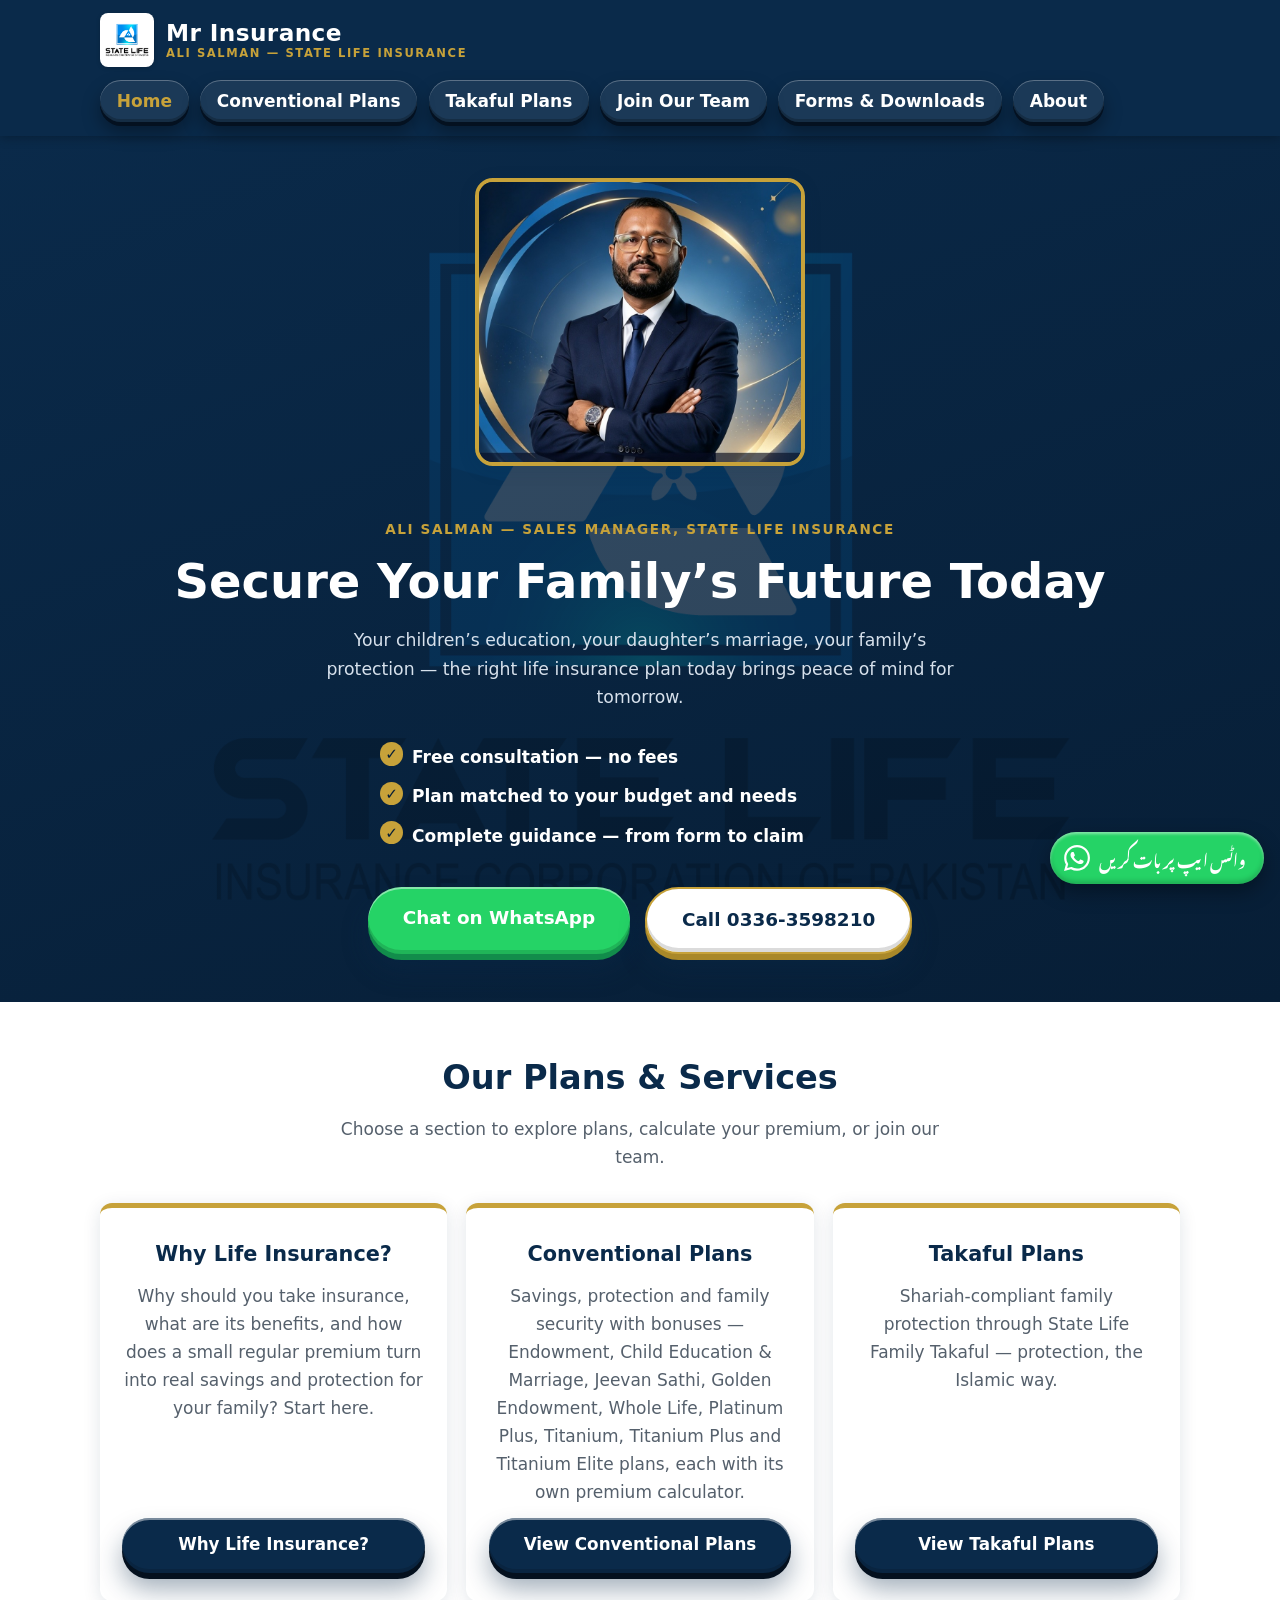
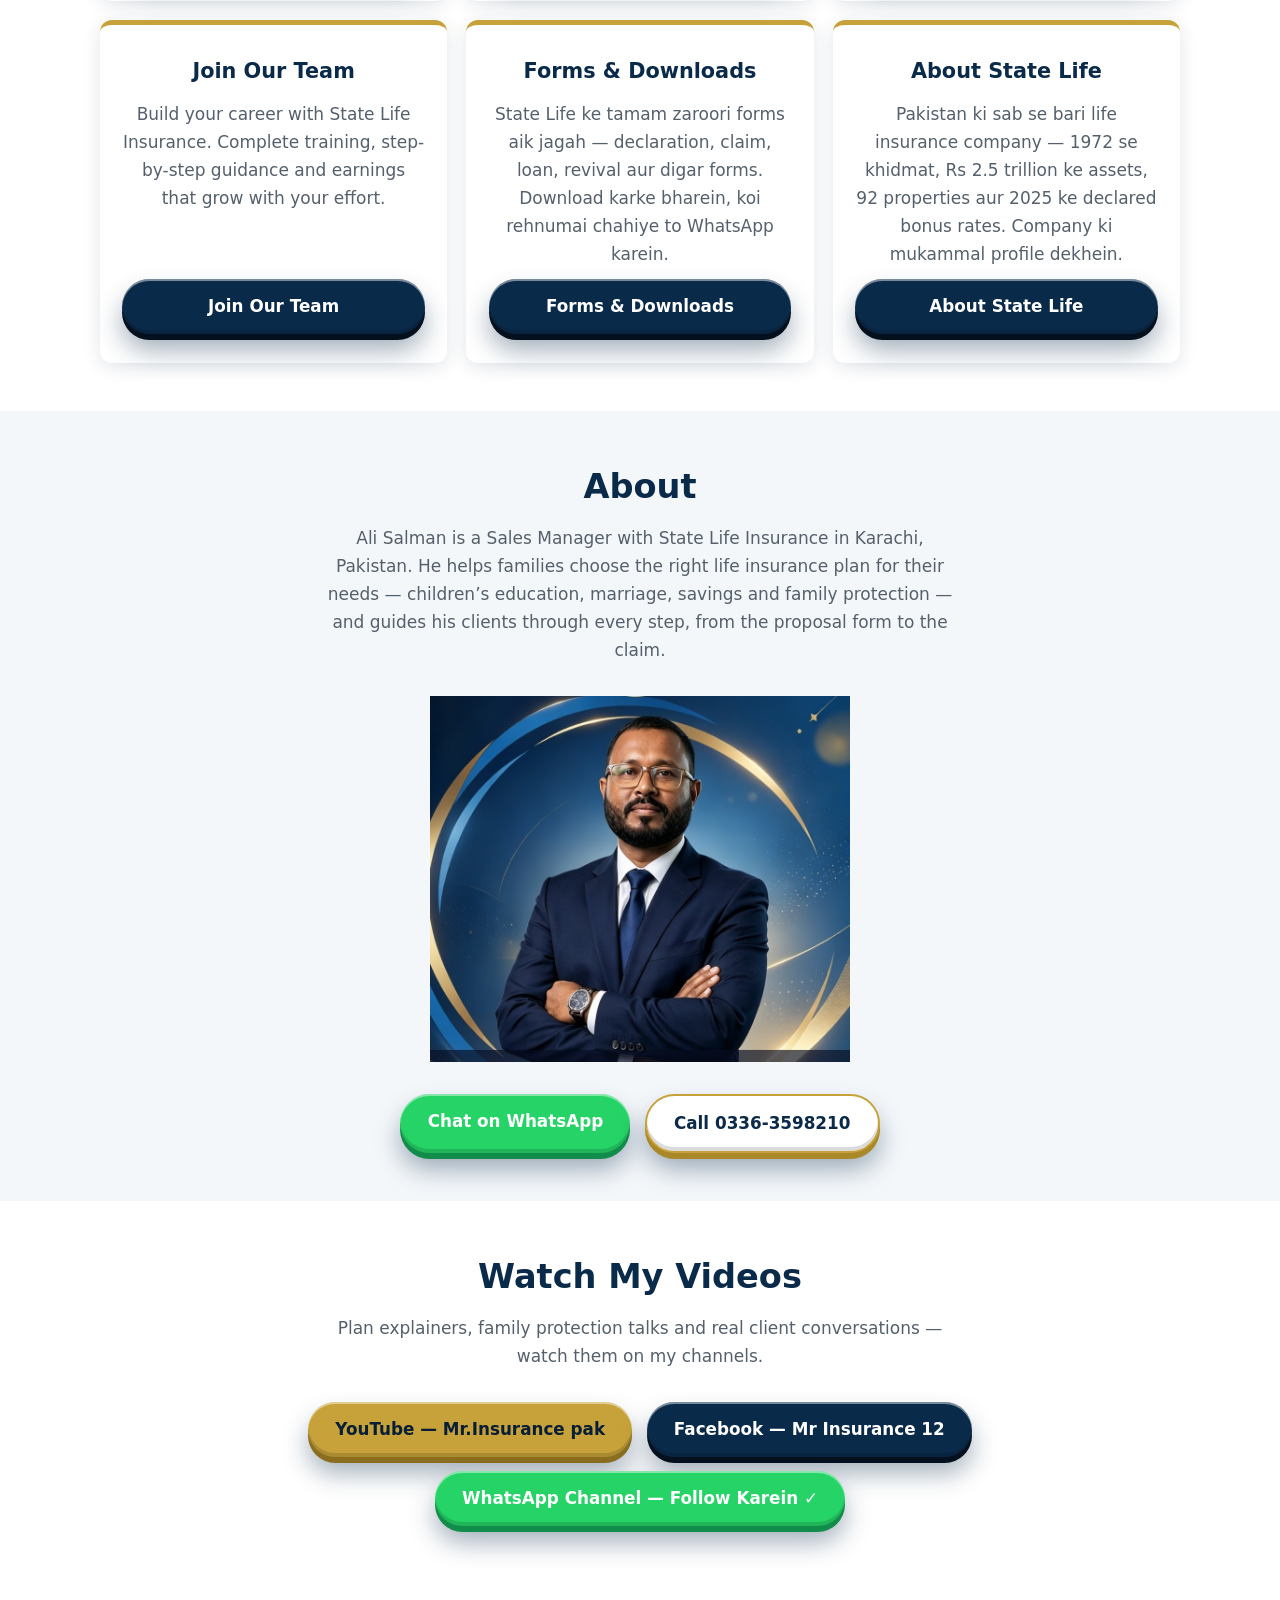
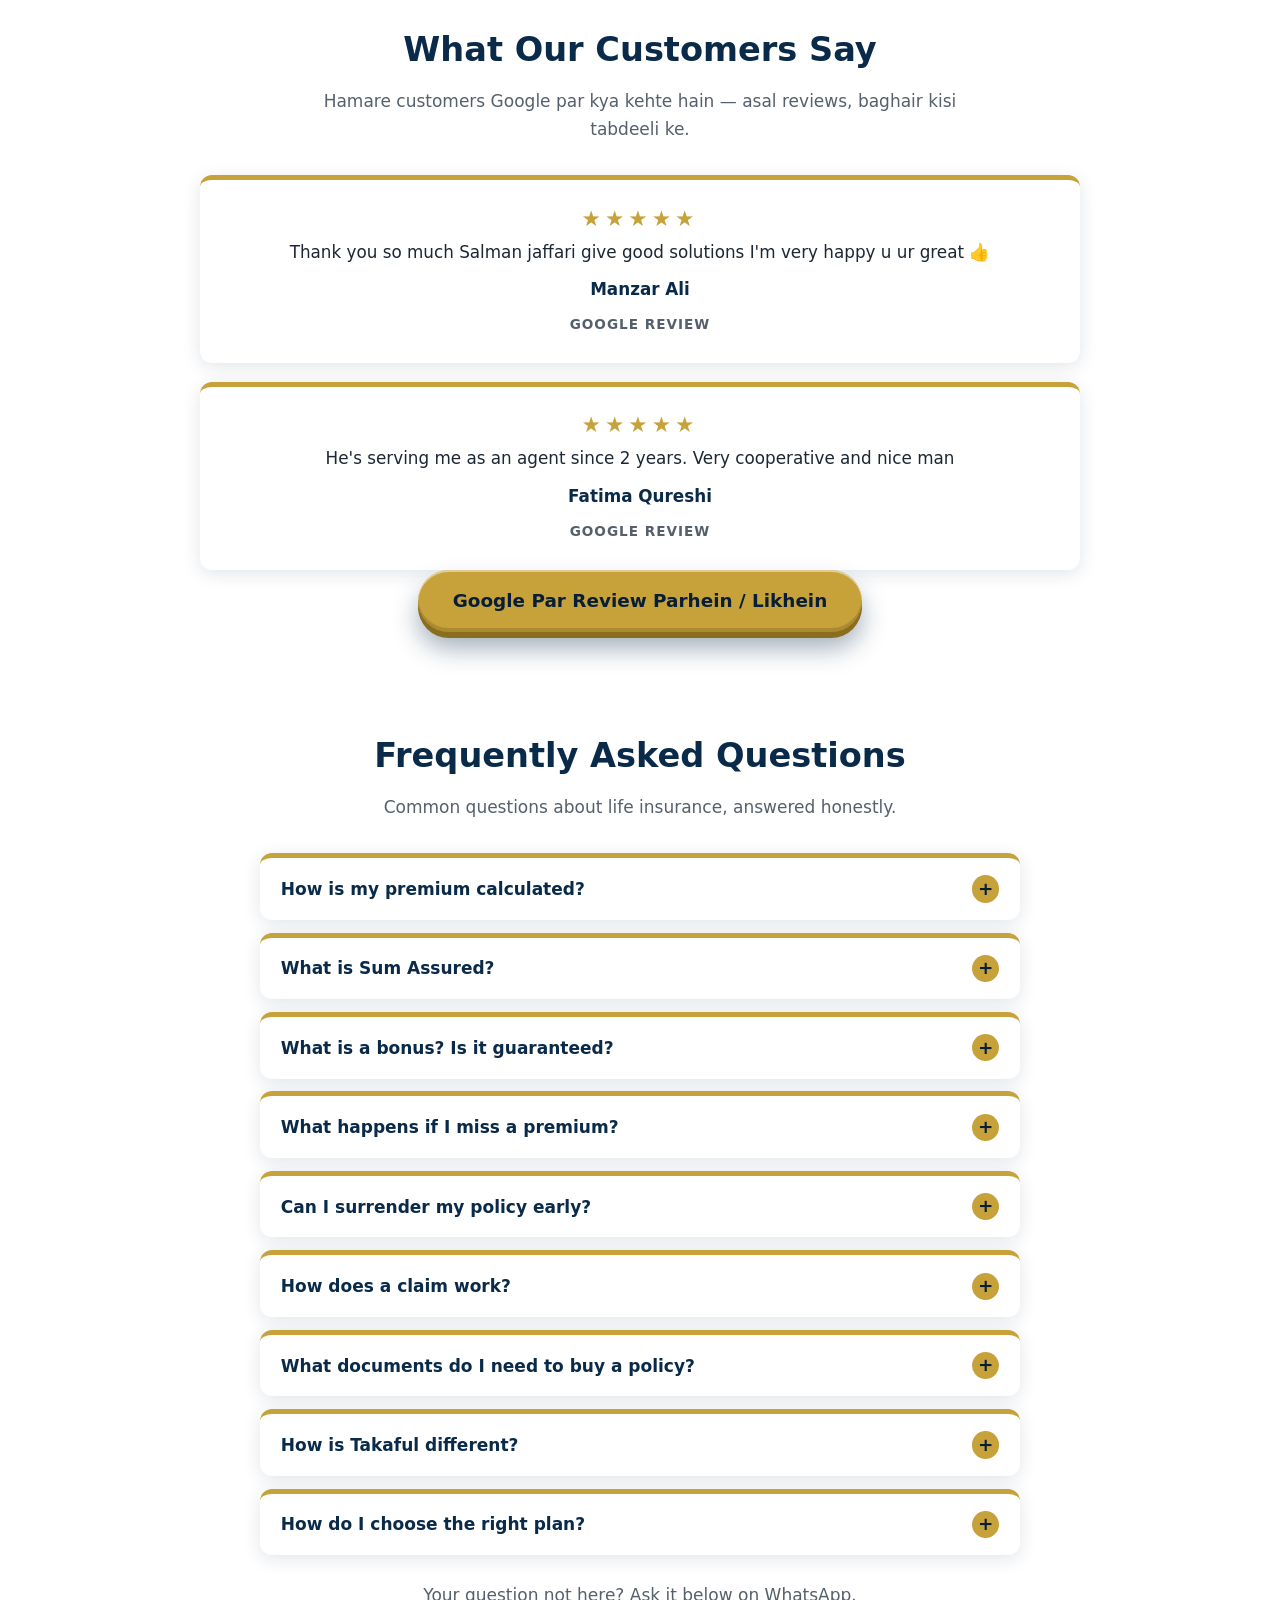
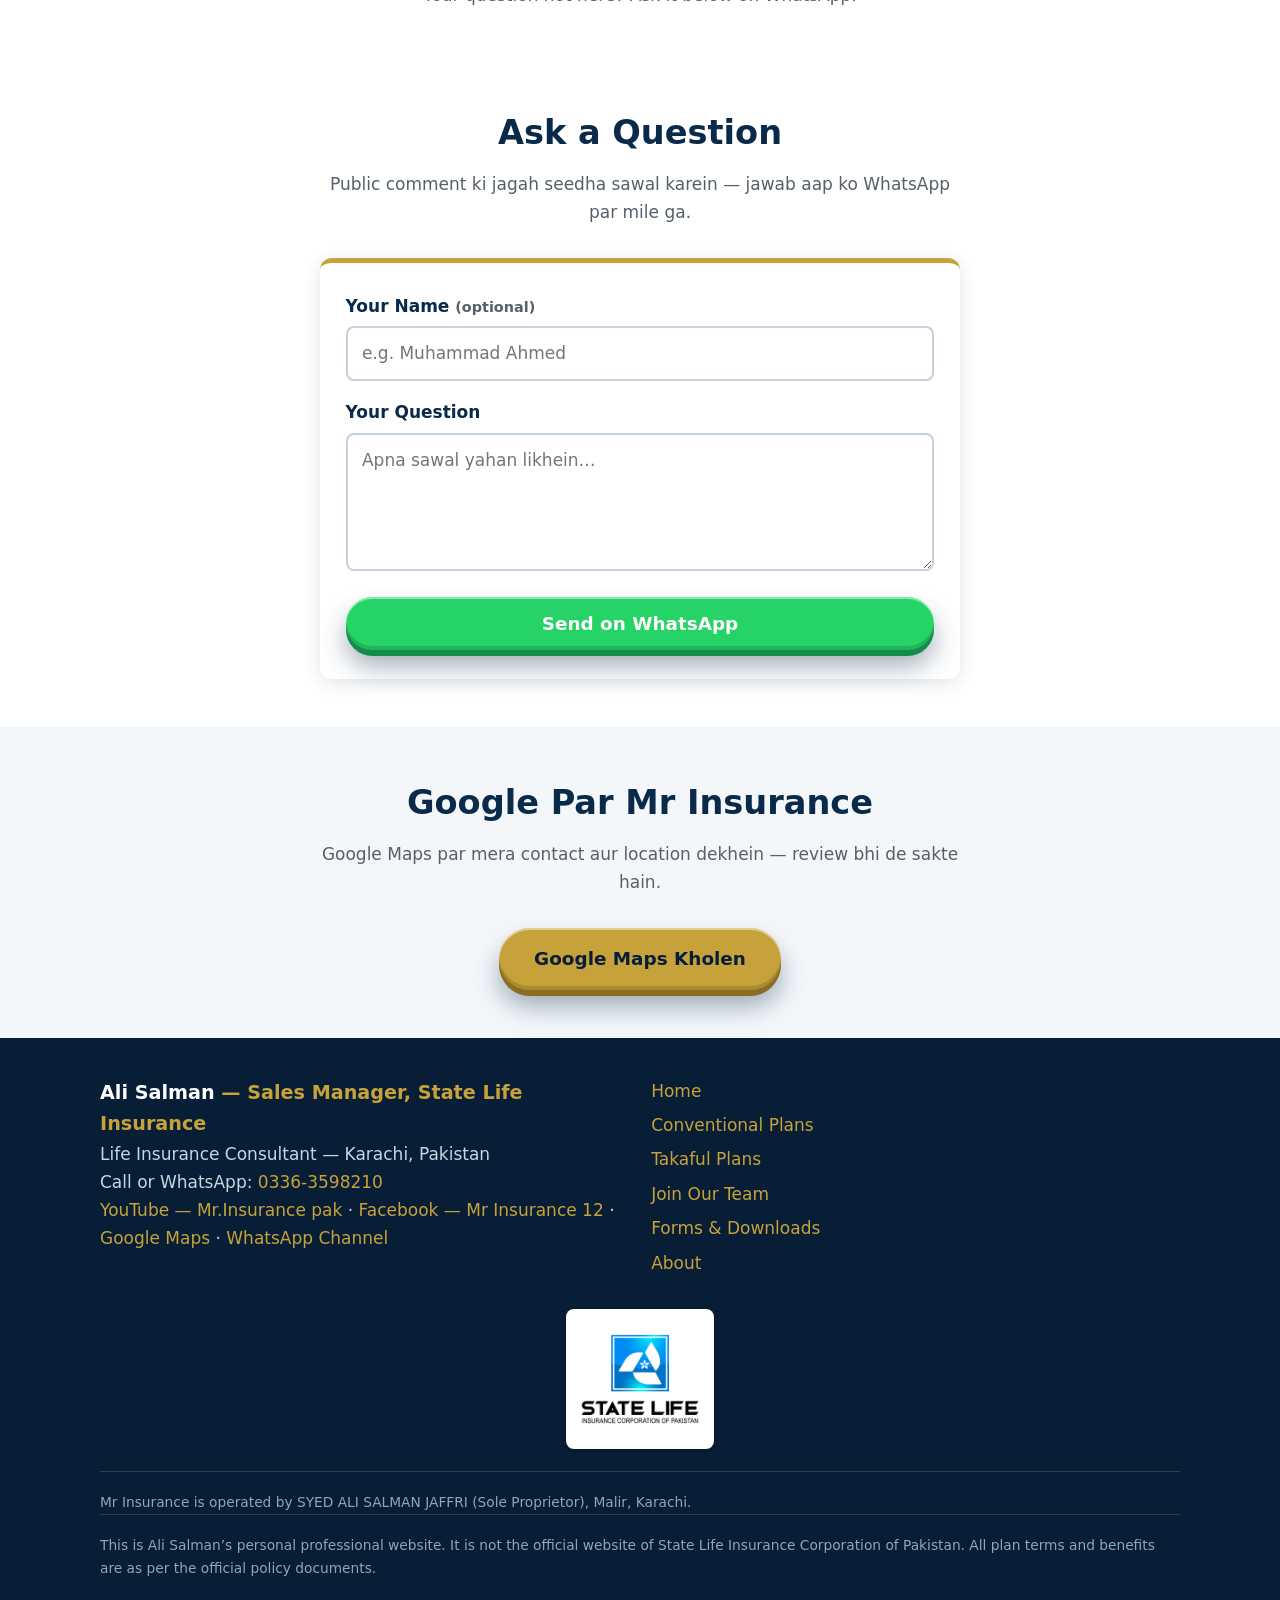
<file: index.htm.html>
<!DOCTYPE html>
<html lang="en">
<head>
  <meta charset="UTF-8">
  <meta name="viewport" content="width=device-width, initial-scale=1.0, viewport-fit=cover">
  <meta name="color-scheme" content="light dark">
  <link rel="icon" href="data:,">
  <title>Mr Insurance — Ali Salman, Sales Manager, State Life Insurance</title>
  <meta name="description" content="Ali Salman, Sales Manager — State Life Insurance, Karachi. Life insurance plans for your family's protection. Free consultation: 0336-3598210.">
  <link rel="canonical" href="https://mrinsurance.pk/">
  <link rel="preconnect" href="https://fonts.googleapis.com">
  <link rel="preconnect" href="https://fonts.gstatic.com" crossorigin>
  <link href="https://fonts.googleapis.com/css2?family=Noto+Nastaliq+Urdu:wght@400;700&display=swap" rel="stylesheet">
  <style>
/* Mr Insurance — Ali Salman, Sales Manager, State Life Insurance
   Palette: deep navy #0A2A4A · gold #C7A23A · light grey #F4F7FA · WhatsApp green #25D366 (WhatsApp buttons only) */

:root {
  --navy: #0A2A4A;
  --navy-dark: #071E36;
  --gold: #C7A23A;
  --gold-dark: #A98829;
  --grey-bg: #F4F7FA;
  --ink: #1C2733;
  --muted: #55606C;
  --whatsapp: #25D366;
  --whatsapp-dark: #1DA851;
  --white: #FFFFFF;
  --radius: 12px;
  --shadow: 0 4px 18px rgba(10, 42, 74, 0.12);
  color-scheme: light;
}

@media (prefers-color-scheme: dark) {
  :root {
    --grey-bg: #0E2438;
    --ink: #E4EBF2;
    --muted: #A9BACA;
    --white: #0A1B2D;
    --shadow: 0 4px 18px rgba(0, 0, 0, 0.45);
    color-scheme: dark;
  }
  body { background: #0A1B2D; }
  .section h2, .content h2, .card h3, .page-head h1, .content .contact-line { color: #D9C98A; }
  .content a { color: #D9C98A; }
  .btn-call { background: transparent; color: #E4EBF2; }
  .btn-call:hover { background: var(--gold); color: var(--navy-dark); }
}

* { box-sizing: border-box; margin: 0; padding: 0; }

html { scroll-behavior: smooth; }

body {
  font-family: "Segoe UI", system-ui, -apple-system, Arial, sans-serif;
  color: var(--ink);
  background: var(--white);
  line-height: 1.65;
  font-size: 17px;
}

img { max-width: 100%; height: auto; display: block; }

a { color: var(--navy); }

.container { width: min(1080px, 92%); margin: 0 auto; }

/* ---------- Views (single-page navigation) ---------- */
.view { display: none; }
.view.active { display: block; }
.back-link {
  display: inline-block;
  margin-bottom: 1.4rem;
  font-weight: 700;
  text-decoration: none;
  color: var(--navy);
}
@media (prefers-color-scheme: dark) { .back-link { color: #D9C98A; } }
.back-link:hover { text-decoration: underline; }

/* ---------- Header ---------- */
.site-header {
  background: var(--navy);
  color: #FFFFFF;
  position: sticky;
  top: 0;
  z-index: 50;
  box-shadow: 0 2px 10px rgba(0, 0, 0, 0.25);
}
.header-inner {
  display: flex;
  align-items: center;
  justify-content: space-between;
  gap: 1rem;
  padding: 0.8rem 0;
}
.brand {
  color: #FFFFFF;
  text-decoration: none;
  font-size: 1.45rem;
  font-weight: 700;
  letter-spacing: 0.4px;
  line-height: 1.15;
}
.brand span { color: var(--gold); display: block; font-size: 0.72rem; font-weight: 600; letter-spacing: 1.6px; text-transform: uppercase; }
.brand-group { display: flex; align-items: center; gap: 0.75rem; min-width: 0; }
.logo-chip { background: #FFFFFF; border-radius: 8px; display: inline-flex; align-items: center; justify-content: center; flex-shrink: 0; box-shadow: 0 1px 4px rgba(0, 0, 0, 0.18); }
.logo-chip--header { padding: 5px; }
.logo-chip--header img { height: 44px; width: auto; max-width: none; display: block; }
.logo-chip--footer { padding: 10px 14px; }
.logo-chip--footer img { height: 120px; width: auto; max-width: 100%; display: block; }
@media (max-width: 560px) {
}
.footer-logo { text-align: center; margin-bottom: 1.4rem; }
@media (max-width: 560px) {
  .brand-group { gap: 0.55rem; }
  .logo-chip--header { padding: 4px; border-radius: 7px; }
  .logo-chip--header img { height: 38px; }
  .brand { font-size: 1.25rem; }
  .logo-chip--footer img { height: 104px; }
}
.nav-toggle {
  background: transparent;
  border: 2px solid var(--gold);
  color: #FFFFFF;
  border-radius: 8px;
  font-size: 1.2rem;
  line-height: 1;
  padding: 0.45rem 0.7rem;
  cursor: pointer;
  box-shadow:
    inset 0 2px 0 rgba(255, 255, 255, 0.25),
    inset 0 -3px 0 rgba(0, 0, 0, 0.25),
    0 5px 0 rgba(4, 16, 30, 0.9),
    0 12px 20px rgba(0, 0, 0, 0.35);
  transition: box-shadow 0.15s ease;
  animation: btn-float 3s ease-in-out infinite alternate;
}
.nav-toggle:hover {
  animation-play-state: paused;
  transform: translateY(-3px) scale(1.03);
  box-shadow:
    inset 0 2px 0 rgba(255, 255, 255, 0.3),
    inset 0 -3px 0 rgba(0, 0, 0, 0.25),
    0 8px 0 rgba(4, 16, 30, 0.9),
    0 18px 28px rgba(0, 0, 0, 0.45);
}
.main-nav { display: none; }
.main-nav.open { display: block; }
.main-nav ul { list-style: none; padding: 0 0 0.9rem; }
.main-nav li { margin-bottom: 0.55rem; }
.main-nav li:last-child { margin-bottom: 0; }
/* Raised 3D pills for the nav items — same layered-shadow depth and gentle
   automatic float as the buttons. */
.main-nav a {
  display: block;
  color: #FFFFFF;
  text-decoration: none;
  padding: 0.55rem 1.1rem;
  font-weight: 600;
  text-align: center;
  background: rgba(255, 255, 255, 0.07);
  border-radius: 999px;
  box-shadow:
    inset 0 1px 0 rgba(255, 255, 255, 0.28),
    inset 0 -3px 0 rgba(0, 0, 0, 0.22),
    0 4px 0 rgba(4, 16, 30, 0.9),
    0 10px 18px rgba(0, 0, 0, 0.35);
  transition: box-shadow 0.15s ease, background 0.12s ease;
  animation: btn-float 3s ease-in-out infinite alternate;
}
.main-nav li:nth-child(2) a { animation-delay: 0.4s; }
.main-nav li:nth-child(3) a { animation-delay: 0.8s; }
.main-nav li:nth-child(4) a { animation-delay: 1.2s; }
.main-nav li:nth-child(5) a { animation-delay: 1.6s; }
.main-nav a:hover {
  animation-play-state: paused;
  transform: translateY(-3px) scale(1.03);
  box-shadow:
    inset 0 1px 0 rgba(255, 255, 255, 0.32),
    inset 0 -3px 0 rgba(0, 0, 0, 0.22),
    0 7px 0 rgba(4, 16, 30, 0.9),
    0 16px 26px rgba(0, 0, 0, 0.45);
}
.main-nav a:hover, .main-nav a.active { color: var(--gold); }

@media (min-width: 820px) {
  .nav-toggle { display: none; }
  .main-nav { display: block; }
  .main-nav ul { display: flex; gap: 0.7rem; padding: 0 0 0.9rem; }
  .main-nav li { margin-bottom: 0; }
  .main-nav a { padding: 0.45rem 1.05rem; }
}

/* ---------- Hero ---------- */
.hero {
  position: relative;
  overflow: hidden;
  background: linear-gradient(160deg, var(--navy) 0%, var(--navy-dark) 100%);
  color: #FFFFFF;
  padding: 2.6rem 0 3rem;
  text-align: center;
}
.hero .eyebrow {
  color: var(--gold);
  font-weight: 700;
  letter-spacing: 1.6px;
  text-transform: uppercase;
  font-size: 0.85rem;
  margin-bottom: 0.8rem;
}
.hero h1 {
  font-size: clamp(1.9rem, 5.5vw, 3rem);
  line-height: 1.2;
  margin-bottom: 1rem;
}
.hero .sub { color: #D7E1EC; max-width: 640px; margin: 0 auto 1.6rem; font-size: 1.08rem; }
.hero-photo {
  width: 210px;
  height: 210px;
  object-fit: cover;
  object-position: center 4%;
  border-radius: 50%;
  border: 4px solid var(--gold);
  margin: 0 auto 1.6rem;
  box-shadow: var(--shadow);
}
.hero-poster {
  display: block;
  width: 330px;
  max-width: 86%;
  height: auto;
  border-radius: 18px;
  border: 4px solid var(--gold);
  box-shadow: var(--shadow);
  margin: 0 auto 1.6rem;
}
.hero-media {
  display: flex;
  align-items: center;
  justify-content: center;
  gap: 2.2rem;
  margin-bottom: 1.6rem;
}
.hero-media .hero-photo { margin: 0; }
/* Home view only: one fixed State Life logo watermark behind the whole scrolling Home page */
.home-watermark {
  position: fixed;
  top: 64%;
  left: 50%;
  transform: translate(-50%, -50%);
  width: min(92vw, 880px);
  max-width: none;
  opacity: 0.16;
  pointer-events: none;
  z-index: 1;
}
.hero .container { position: relative; z-index: 2; }
.ticks {
  list-style: none;
  max-width: 520px;
  margin: 0 auto 2rem;
  text-align: left;
}
.ticks li { padding: 0.35rem 0 0.35rem 2rem; position: relative; font-weight: 600; }
.ticks li::before {
  content: "✓";
  position: absolute;
  left: 0;
  top: 0.3rem;
  background: var(--gold);
  color: var(--navy-dark);
  width: 1.45rem;
  height: 1.45rem;
  border-radius: 50%;
  display: grid;
  place-items: center;
  font-size: 0.95rem;
  font-weight: 800;
}

/* ---------- Buttons ---------- */
/* Raised 3D ("ubhra hua") buttons: layered shadows (top highlight, solid
   bottom edge, deep drop shadow) plus a gentle automatic float. */
@keyframes btn-float {
  from { transform: translateY(-3px); }
  to   { transform: translateY(3px); }
}
.btn-row { display: flex; flex-wrap: wrap; gap: 0.9rem; justify-content: center; }
.btn {
  --btn-edge: #071E36;
  display: inline-block;
  text-decoration: none;
  font-weight: 700;
  font-size: 1.05rem;
  padding: 0.85rem 1.7rem;
  border-radius: 999px;
  box-shadow:
    inset 0 2px 0 rgba(255, 255, 255, 0.45),
    inset 0 -4px 0 rgba(0, 0, 0, 0.14),
    0 6px 0 var(--btn-edge),
    0 16px 26px rgba(10, 42, 74, 0.38);
  transition: box-shadow 0.15s ease, background 0.12s ease;
  animation: btn-float 3s ease-in-out infinite alternate;
}
.btn:hover {
  animation-play-state: paused;
  transform: translateY(-3px) scale(1.03);
  box-shadow:
    inset 0 2px 0 rgba(255, 255, 255, 0.5),
    inset 0 -4px 0 rgba(0, 0, 0, 0.14),
    0 9px 0 var(--btn-edge),
    0 24px 36px rgba(10, 42, 74, 0.48);
}
.btn:active {
  animation-play-state: paused;
  transform: translateY(2px) scale(0.99);
  box-shadow:
    inset 0 2px 0 rgba(255, 255, 255, 0.4),
    inset 0 -2px 0 rgba(0, 0, 0, 0.14),
    0 2px 0 var(--btn-edge),
    0 8px 14px rgba(10, 42, 74, 0.3);
}
.btn-whatsapp { --btn-edge: #128C4B; background: var(--whatsapp); color: #FFFFFF; }
.btn-whatsapp:hover { background: var(--whatsapp-dark); }
.btn-call { --btn-edge: #A98829; background: #FFFFFF; color: var(--navy); border: 2px solid var(--gold); }
.btn-call:hover { background: var(--gold); color: var(--navy-dark); }
.btn-gold { --btn-edge: #8A6D1F; background: var(--gold); color: var(--navy-dark); }
.btn-gold:hover { background: var(--gold-dark); color: #FFFFFF; }
.btn-navy { --btn-edge: #04101E; background: var(--navy); color: #FFFFFF; }
.btn-navy:hover { background: var(--navy-dark); color: var(--gold); }
.btn-large { font-size: 1.15rem; padding: 1rem 2.2rem; }
@media (prefers-reduced-motion: reduce) {
  .btn, .nav-toggle, .main-nav a { animation: none; }
  .btn:hover, .nav-toggle:hover, .main-nav a:hover { transform: none; }
}

/* ---------- Sections & cards ---------- */
.section { padding: 3rem 0; }
.section-grey { background: var(--grey-bg); }
.section h2 {
  text-align: center;
  color: var(--navy);
  font-size: clamp(1.5rem, 4vw, 2.1rem);
  margin-bottom: 0.6rem;
}
.section .lead { text-align: center; color: var(--muted); max-width: 640px; margin: 0 auto 2rem; }

.cards { display: grid; gap: 1.2rem; }
@media (min-width: 760px) { .cards { grid-template-columns: repeat(3, 1fr); } }
.card {
  background: var(--white);
  border-radius: var(--radius);
  box-shadow: var(--shadow);
  padding: 1.8rem 1.4rem;
  text-align: center;
  border-top: 5px solid var(--gold);
  display: flex;
  flex-direction: column;
  gap: 0.7rem;
}
@media (prefers-color-scheme: dark) { .card { background: #10293F; } }
.card h3 { color: var(--navy); font-size: 1.3rem; }
.card p { color: var(--muted); flex: 1; }

.plan-list { display: grid; gap: 1rem; max-width: 640px; margin: 0 auto; }
.plan-list .btn { text-align: center; }

/* ---------- Content pages ---------- */
.page-head {
  background: var(--grey-bg);
  border-bottom: 3px solid var(--gold);
  padding: 2.2rem 0 1.8rem;
  text-align: center;
}
.page-head h1 { color: var(--navy); font-size: clamp(1.7rem, 4.5vw, 2.4rem); }
.page-head .tagline { color: var(--gold-dark); font-weight: 700; font-size: 1.1rem; margin-top: 0.3rem; }

.content { padding: 2.4rem 0 3rem; }
.content .poster {
  border-radius: var(--radius);
  box-shadow: var(--shadow);
  margin: 0 auto 2rem;
  max-width: 680px;
  width: 100%;
}
.content .cert-caption {
  text-align: center;
  color: var(--navy);
  font-size: 1.2rem;
  font-weight: 700;
  margin: 2.2rem 0 0.9rem;
}
.content .certificate {
  border-radius: var(--radius);
  box-shadow: var(--shadow);
  margin: 0 auto 2rem;
  max-width: 820px;
  width: 100%;
}
.advisor-card {
  display: flex;
  align-items: center;
  gap: 1.6rem;
  background: #FFFFFF;
  border: 1px solid #E3E8EF;
  border-top: 5px solid var(--gold);
  border-radius: var(--radius);
  box-shadow: var(--shadow);
  padding: 1.4rem 1.6rem;
  margin: 1.8rem 0 2rem;
}
.advisor-card img {
  width: 170px;
  height: 170px;
  object-fit: cover;
  object-position: top center;
  border-radius: var(--radius);
  border: 3px solid var(--gold);
  flex-shrink: 0;
}
.advisor-card .advisor-label {
  color: var(--gold-dark);
  font-weight: 700;
  font-size: 0.85rem;
  letter-spacing: 1.6px;
  text-transform: uppercase;
  margin-bottom: 0.25rem;
}
.advisor-card .advisor-name {
  color: var(--navy);
  font-size: 1.45rem;
  font-weight: 800;
  line-height: 1.25;
  margin-bottom: 0.5rem;
}
.advisor-card p { margin-bottom: 0; }
@media (max-width: 640px) {
  .advisor-card { flex-direction: column; text-align: center; padding: 1.4rem 1.2rem; }
  .advisor-card img { width: 150px; height: 150px; }
}
.leader-card {
  display: flex;
  align-items: center;
  gap: 1.6rem;
  background: #FFFFFF;
  border: 1px solid #E3E8EF;
  border-top: 5px solid var(--gold);
  border-radius: var(--radius);
  box-shadow: var(--shadow);
  padding: 1.4rem 1.6rem;
  margin: 0 0 2rem;
}
@media (prefers-color-scheme: dark) { .leader-card { background: #10293F; border-color: #24405C; } }
.leader-card img {
  width: 170px;
  height: 170px;
  object-fit: cover;
  object-position: center 4%;
  border-radius: 50%;
  border: 4px solid var(--gold);
  flex-shrink: 0;
}
.leader-card img.anchor-top { object-position: center 9%; }
.leader-card .round-photo {
  width: 170px;
  height: 170px;
  border-radius: 50%;
  border: 4px solid var(--gold);
  overflow: hidden;
  flex-shrink: 0;
}
.leader-card .round-photo img {
  width: 100%;
  height: 100%;
  object-fit: cover;
  border: none;
  border-radius: 0;
  transform: scale(1.9);
  transform-origin: 50% 30%;
}
.leader-card .initials-photo {
  display: grid;
  place-items: center;
  background: var(--gold);
}
.leader-card .initials-photo span {
  font-size: 3.4rem;
  font-weight: 800;
  color: var(--navy-dark);
  letter-spacing: 2px;
  line-height: 1;
}
.leader-card .leader-role {
  color: var(--gold-dark);
  font-weight: 700;
  margin-bottom: 0.5rem;
}
.sr-codes{font-size:.92rem;color:#7a5b12;font-weight:600;letter-spacing:.02em;margin:.15rem 0 .35rem}
@media (prefers-color-scheme: dark) { .leader-card .leader-role { color: #D9C98A; } }
.leader-card .leader-name { font-weight: 700; color: var(--navy); font-size: 1.15rem; margin-bottom: 0.5rem; }
@media (prefers-color-scheme: dark) { .leader-card .leader-name { color: #D9C98A; } }
.leader-card h2 { margin-top: 0; }
.leader-card .btn-row { justify-content: flex-start; margin-top: 1rem; }
@media (max-width: 640px) {
  .leader-card { flex-direction: column; text-align: center; padding: 1.4rem 1.2rem; }
  .leader-card img { width: 150px; height: 150px; }
  .leader-card .round-photo { width: 150px; height: 150px; }
  .leader-card .round-photo img { width: 100%; height: 100%; }
  .leader-card .btn-row { justify-content: center; }
}
.cert-head {
  display: flex;
  align-items: center;
  justify-content: center;
  gap: 1.1rem;
  margin: 2.2rem 0 0.9rem;
}
.cert-head img {
  width: 84px;
  height: 84px;
  object-fit: cover;
  object-position: top center;
  border-radius: 50%;
  border: 3px solid var(--gold);
  flex-shrink: 0;
}
.cert-head .cert-caption { margin: 0; text-align: left; }
.cert-head .cert-by { color: var(--muted); font-size: 0.95rem; margin-top: 0.25rem; }
.poster-panel {
  background: linear-gradient(160deg, var(--navy) 0%, var(--navy-dark) 100%);
  border: 3px solid var(--gold);
  aspect-ratio: 1080 / 1500;
  display: flex;
  flex-direction: column;
  align-items: center;
  justify-content: center;
  text-align: center;
  padding: 2rem 1.5rem;
  gap: 0.8rem;
}
.poster-panel .panel-name {
  color: #FFFFFF;
  font-size: clamp(2rem, 7vw, 3.2rem);
  font-weight: 800;
  line-height: 1.15;
}
.poster-panel .panel-tag {
  color: var(--gold);
  font-size: clamp(1.05rem, 3.4vw, 1.4rem);
  font-weight: 700;
}
.poster-panel .panel-sub {
  color: #D7E1EC;
  font-size: 0.95rem;
  font-weight: 600;
  letter-spacing: 1.2px;
  text-transform: uppercase;
}
.content h2 { color: var(--navy); font-size: 1.35rem; margin: 1.8rem 0 0.6rem; }
.content p { margin-bottom: 1rem; }
.content ul, .content ol { margin: 0 0 1rem 1.4rem; }
.content li { margin-bottom: 0.45rem; }
.content .example {
  background: var(--grey-bg);
  border-left: 5px solid var(--gold);
  border-radius: 8px;
  padding: 1.1rem 1.3rem;
  margin: 1.6rem 0;
}
.content .note { color: var(--muted); font-size: 0.95rem; font-style: italic; }
.content .contact-line { font-weight: 700; color: var(--navy); text-align: center; margin-top: 1.6rem; }
.cta-box { text-align: center; margin: 2.2rem 0 0.6rem; display: grid; gap: 0.9rem; justify-items: center; }

/* ---------- Footer ---------- */
.site-footer {
  background: var(--navy-dark);
  color: #C9D5E2;
  padding: 2.4rem 0 1.8rem;
  margin-top: 0;
}
.site-footer .foot-name { color: #FFFFFF; font-size: 1.2rem; font-weight: 700; }
.site-footer .foot-name span { color: var(--gold); }
.site-footer a { color: var(--gold); text-decoration: none; }
.site-footer a:hover { text-decoration: underline; }
.footer-grid { display: grid; gap: 1.4rem; margin-bottom: 1.6rem; }
@media (min-width: 760px) { .footer-grid { grid-template-columns: 1fr 1fr; } }
.footer-nav { list-style: none; }
.footer-nav li { margin-bottom: 0.4rem; }
.disclaimer {
  border-top: 1px solid rgba(255, 255, 255, 0.15);
  padding-top: 1.2rem;
  font-size: 0.86rem;
  color: #93A5B8;
}
  /* Urdu RTL page (Why Life Insurance) */
.rtl-page .content { text-align: right; }
.rtl-page .content ul, .rtl-page .content ol { margin: 0 0 1rem; padding-right: 1.4rem; }
.rtl-page .content .example { border-left: none; border-right: 5px solid var(--gold); }
.rtl-page .content .note { font-style: normal; }
.rtl-page .content .contact-line { text-align: center; }

/* Urdu text in Nastaliq (Noto Nastaliq Urdu via Google Fonts). Nastaliq needs
   tall line-height or its lines overlap. */
.rtl-page, .wa-float { font-family: 'Noto Nastaliq Urdu', 'Segoe UI', serif; }
.rtl-page { line-height: 2.1; }
.rtl-page h1, .rtl-page h2, .rtl-page h3 { line-height: 2; }
.wa-float { line-height: 1.9; }
.cta-box { text-align: center; margin: 2.2rem 0 0.6rem; display: grid; gap: 0.9rem; justify-items: center; }

/* ---------- Footer ---------- */
.site-footer {
  background: var(--navy-dark);
  color: #C9D5E2;
  padding: 2.4rem 0 1.8rem;
  margin-top: 0;
}
.site-footer .foot-name { color: #FFFFFF; font-size: 1.2rem; font-weight: 700; }
.site-footer .foot-name span { color: var(--gold); }
.site-footer a { color: var(--gold); text-decoration: none; }
.site-footer a:hover { text-decoration: underline; }
.footer-grid { display: grid; gap: 1.4rem; margin-bottom: 1.6rem; }
@media (min-width: 760px) { .footer-grid { grid-template-columns: 1fr 1fr; } }
.footer-nav { list-style: none; }
.footer-nav li { margin-bottom: 0.4rem; }
.disclaimer {
  border-top: 1px solid rgba(255, 255, 255, 0.15);
  padding-top: 1.2rem;
  font-size: 0.86rem;
  color: #93A5B8;
}
/* Bonus illustration top box (Why Insurance page) */
.bonus-top {
  text-align: center;
  background: var(--grey-bg);
  border: 2px solid var(--gold);
  border-radius: var(--radius);
  box-shadow: var(--shadow);
  padding: 1.5rem 1.3rem;
  margin-bottom: 2rem;
  display: grid;
  gap: 0.9rem;
  justify-items: center;
}
.bonus-top p { margin: 0; font-size: 1.08rem; font-weight: 600; }
/* ---------- Ask a Question (WhatsApp form) ---------- */
.ask-card {
  background: var(--white);
  border-radius: var(--radius);
  box-shadow: var(--shadow);
  border-top: 5px solid var(--gold);
  padding: 1.8rem 1.6rem;
  max-width: 640px;
  margin: 0 auto;
  text-align: left;
}
.ask-field { margin-bottom: 1.1rem; }
.ask-field label {
  display: block;
  font-weight: 700;
  color: var(--navy);
  margin-bottom: 0.4rem;
}
.ask-field label .optional { color: var(--muted); font-weight: 600; font-size: 0.9rem; }
.ask-field input, .ask-field textarea {
  width: 100%;
  font: inherit;
  color: var(--ink);
  background: var(--white);
  border: 2px solid #C4D2DF;
  border-radius: 8px;
  padding: 0.7rem 0.9rem;
}
.ask-field input:focus, .ask-field textarea:focus { outline: none; border-color: var(--gold); }
.ask-field textarea { resize: vertical; min-height: 110px; }
.ask-field .field-error {
  border-color: #D64545 !important;
  background: #FDF0F0;
  box-shadow: 0 0 0 3px rgba(214, 69, 69, 0.25);
}
.ask-card .btn { width: 100%; border: none; cursor: pointer; font-family: inherit; text-align: center; }
/* ---------- FAQ (accordion) ---------- */
.faq-list { max-width: 760px; margin: 0 auto; display: grid; gap: 0.8rem; }
.faq-item {
  background: var(--white);
  border-radius: var(--radius);
  box-shadow: var(--shadow);
  border-top: 5px solid var(--gold);
  overflow: hidden;
}
.faq-q {
  width: 100%;
  display: flex;
  align-items: center;
  justify-content: space-between;
  gap: 1rem;
  background: transparent;
  border: none;
  cursor: pointer;
  font: inherit;
  font-weight: 700;
  color: var(--navy);
  text-align: left;
  padding: 1.05rem 1.3rem;
}
.faq-q .faq-icon {
  flex-shrink: 0;
  width: 1.7rem;
  height: 1.7rem;
  border-radius: 50%;
  background: var(--gold);
  color: var(--navy-dark);
  display: grid;
  place-items: center;
  font-size: 1.15rem;
  font-weight: 800;
  line-height: 1;
  transition: transform 0.2s ease;
}
.faq-item.open .faq-icon { transform: rotate(45deg); }
.faq-a { padding: 0 1.3rem 1.15rem; color: var(--muted); }
.faq-a[hidden] { display: none; }
.faq-note { text-align: center; color: var(--muted); max-width: 640px; margin: 1.6rem auto 0; }
/* ---------- Customer Reviews ---------- */
.review-grid { display: grid; gap: 1.2rem; max-width: 880px; margin: 0 auto; }
.review-card {
  background: var(--white);
  border-radius: var(--radius);
  box-shadow: var(--shadow);
  border-top: 5px solid var(--gold);
  padding: 1.7rem 1.5rem;
  text-align: center;
  display: flex;
  flex-direction: column;
  gap: 0.6rem;
}
.review-stars { color: var(--gold); font-size: 1.35rem; letter-spacing: 0.25rem; line-height: 1; }
.review-text { color: var(--ink); font-size: 1.05rem; flex: 1; }
.review-name { color: var(--navy); font-weight: 800; font-size: 1.05rem; }
.review-tag { color: var(--muted); font-size: 0.85rem; font-weight: 600; letter-spacing: 1px; text-transform: uppercase; }
</style>
<link rel="manifest" href="manifest.webmanifest">
<meta name="theme-color" content="#0A2A4A">
<link rel="apple-touch-icon" href="icon-192.png">
</head>
<body>

  <header class="site-header">
    <div class="container header-inner">
      <div class="brand-group">
        <span class="logo-chip logo-chip--header"><img src="assets/state-life-logo.png" alt="State Life Insurance Corporation of Pakistan" width="1080" height="1080"></span>
        <a class="brand" href="#home" data-nav="home">Mr Insurance<span>Ali Salman — State Life Insurance</span></a>
      </div>
      <button class="nav-toggle" aria-label="Open menu" aria-expanded="false">&#9776;</button>
    </div>
    <nav class="main-nav" aria-label="Main navigation">
      <div class="container">
        <ul>
          <li><a href="#home" data-nav="home">Home</a></li>
          <li><a href="#conventional-plans" data-nav="conventional-plans">Conventional Plans</a></li>
          <li><a href="#takaful-plans" data-nav="takaful-plans">Takaful Plans</a></li>
          <li><a href="#join-our-team" data-nav="join-our-team">Join Our Team</a></li>
          <li><a href="#forms-downloads" data-nav="forms-downloads">Forms &amp; Downloads</a></li>
          <li><a href="#about" data-nav="about">About</a></li>
        </ul>
      </div>
    </nav>
  </header>

  <main>
    <!-- ================= HOME ================= -->
    <section class="view" data-view="home">
      <img class="home-watermark" src="assets/state-life-logo.png" alt="" aria-hidden="true" width="1080" height="1080">
      <div class="hero">
        <div class="container">
          <div class="hero-media">
            <img class="hero-poster" src="ali-salman-poster-clean.jpg" alt="Ali Salman — Sales Manager, State Life Insurance">
          </div>
          <p class="eyebrow">Ali Salman — Sales Manager, State Life Insurance</p>
          <h1>Secure Your Family&rsquo;s Future Today</h1>
          <p class="sub">Your children&rsquo;s education, your daughter&rsquo;s marriage, your family&rsquo;s protection — the right life insurance plan today brings peace of mind for tomorrow.</p>
          <ul class="ticks">
            <li>Free consultation — no fees</li>
            <li>Plan matched to your budget and needs</li>
            <li>Complete guidance — from form to claim</li>
          </ul>
          <div class="btn-row">
            <a class="btn btn-whatsapp btn-large" href="https://wa.me/Mr.insurance12" target="_blank" rel="noopener">Chat on WhatsApp</a>
            <a class="btn btn-call btn-large" href="tel:+923363598210">Call 0336-3598210</a>
          </div>
        </div>
      </div>

      <div class="section">
        <div class="container">
          <h2>Our Plans &amp; Services</h2>
          <p class="lead">Choose a section to explore plans, calculate your premium, or join our team.</p>
          <div class="cards">
            <article class="card">
              <h3>Why Life Insurance?</h3>
              <p>Why should you take insurance, what are its benefits, and how does a small regular premium turn into real savings and protection for your family? Start here.</p>
              <a class="btn btn-navy" href="#why-insurance" data-nav="why-insurance">Why Life Insurance?</a>
            </article>
            <article class="card">
              <h3>Conventional Plans</h3>
              <p>Savings, protection and family security with bonuses — Endowment, Child Education &amp; Marriage, Jeevan Sathi, Golden Endowment, Whole Life, Platinum Plus, Titanium, Titanium Plus and Titanium Elite plans, each with its own premium calculator.</p>
              <a class="btn btn-navy" href="#conventional-plans" data-nav="conventional-plans">View Conventional Plans</a>
            </article>
            <article class="card">
              <h3>Takaful Plans</h3>
              <p>Shariah-compliant family protection through State Life Family Takaful — protection, the Islamic way.</p>
              <a class="btn btn-navy" href="#takaful-plans" data-nav="takaful-plans">View Takaful Plans</a>
            </article>
            <article class="card">
              <h3>Join Our Team</h3>
              <p>Build your career with State Life Insurance. Complete training, step-by-step guidance and earnings that grow with your effort.</p>
              <a class="btn btn-navy" href="#join-our-team" data-nav="join-our-team">Join Our Team</a>
            </article>
            <article class="card">
              <h3>Forms &amp; Downloads</h3>
              <p>State Life ke tamam zaroori forms aik jagah — declaration, claim, loan, revival aur digar forms. Download karke bharein, koi rehnumai chahiye to WhatsApp karein.</p>
              <a class="btn btn-navy" href="#forms-downloads" data-nav="forms-downloads">Forms &amp; Downloads</a>
            </article>
            <article class="card">
              <h3>About State Life</h3>
              <p>Pakistan ki sab se bari life insurance company — 1972 se khidmat, Rs 2.5 trillion ke assets, 92 properties aur 2025 ke declared bonus rates. Company ki mukammal profile dekhein.</p>
              <a class="btn btn-navy" href="#about-state-life" data-nav="about-state-life">About State Life</a>
            </article>
            
          </div>
        </div>
      </div>

      <div class="section section-grey" id="about">
        <div class="container">
          <h2>About</h2>
          <p class="lead">Ali Salman is a Sales Manager with State Life Insurance in Karachi, Pakistan. He helps families choose the right life insurance plan for their needs — children&rsquo;s education, marriage, savings and family protection — and guides his clients through every step, from the proposal form to the claim.</p>
          <img class="poster" style="max-width:420px;display:block;margin:0 auto 2rem" src="ali-salman-poster-clean.jpg" alt="Ali Salman — Sales Manager, State Life Insurance">
          <div class="btn-row">
            <a class="btn btn-whatsapp" href="https://wa.me/Mr.insurance12" target="_blank" rel="noopener">Chat on WhatsApp</a>
            <a class="btn btn-call" href="tel:+923363598210">Call 0336-3598210</a>
          </div>
        </div>
      </div>

      <div class="section">
        <div class="container">
          <h2>Watch My Videos</h2>
          <p class="lead">Plan explainers, family protection talks and real client conversations — watch them on my channels.</p>
          <div class="btn-row">
            <a class="btn btn-gold" href="https://www.youtube.com/channel/UCp9t9qunzooIxaZr7z1egow" target="_blank" rel="noopener">YouTube — Mr.Insurance pak</a>
            <a class="btn btn-navy" href="https://www.facebook.com/mr.insurance12/" target="_blank" rel="noopener">Facebook — Mr Insurance 12</a>
            <a class="btn btn-whatsapp" href="https://whatsapp.com/channel/0029Vb9NHrhBVJl2GLuGsY3D" target="_blank" rel="noopener">WhatsApp Channel — Follow Karein &#10003;</a>
          </div>
        </div>
      </div>
<div class="section">
        <div class="container">
          <h2>What Our Customers Say</h2>
          <p class="lead">Hamare customers Google par kya kehte hain — asal reviews, baghair kisi tabdeeli ke.</p>
          <div class="review-grid">
            <article class="review-card">
              <div class="review-stars" aria-label="5 out of 5 stars">&#9733;&#9733;&#9733;&#9733;&#9733;</div>
              <p class="review-text">Thank you so much Salman jaffari give good solutions I'm very happy u ur great 👍</p>
              <p class="review-name">Manzar Ali</p>
              <p class="review-tag">Google Review</p>
            </article>
            <article class="review-card">
              <div class="review-stars" aria-label="5 out of 5 stars">&#9733;&#9733;&#9733;&#9733;&#9733;</div>
              <p class="review-text">He's serving me as an agent since 2 years. Very cooperative and nice man</p>
              <p class="review-name">Fatima Qureshi</p>
              <p class="review-tag">Google Review</p>
            </article>
          </div>
          <div class="btn-row">
            <a class="btn btn-gold btn-large" href="https://maps.app.goo.gl/YRR2cD9aTf6h1jiX6?g_st=awb" target="_blank" rel="noopener">Google Par Review Parhein / Likhein</a>
          </div>
        </div>
      </div>
<div class="section">
        <div class="container">
          <h2>Frequently Asked Questions</h2>
          <p class="lead">Common questions about life insurance, answered honestly.</p>
          <div class="faq-list">
            <div class="faq-item">
              <button type="button" class="faq-q" aria-expanded="false">How is my premium calculated?<span class="faq-icon" aria-hidden="true">+</span></button>
              <div class="faq-a" hidden>
                <p>It depends on your age, the plan, the term and the Sum Assured you choose. Use the free calculator on the plan&rsquo;s page to see your exact premium.</p>
              </div>
            </div>
            <div class="faq-item">
              <button type="button" class="faq-q" aria-expanded="false">What is Sum Assured?<span class="faq-icon" aria-hidden="true">+</span></button>
              <div class="faq-a" hidden>
                <p>The basic cover amount your policy is issued for. With-profit plans can also earn bonuses declared by State Life, which increase the payable amount over time.</p>
              </div>
            </div>
            <div class="faq-item">
              <button type="button" class="faq-q" aria-expanded="false">What is a bonus? Is it guaranteed?<span class="faq-icon" aria-hidden="true">+</span></button>
              <div class="faq-a" hidden>
                <p>State Life shares its surplus with with-profit policyholders as bonus, declared after its valuations. Bonus rates vary from year to year and are not guaranteed in advance — the Bonus Illustration tool on this website shows an estimate on the latest declared rates.</p>
              </div>
            </div>
            <div class="faq-item">
              <button type="button" class="faq-q" aria-expanded="false">What happens if I miss a premium?<span class="faq-icon" aria-hidden="true">+</span></button>
              <div class="faq-a" hidden>
                <p>There is a grace period after the due date. If it passes unpaid, the policy can lapse, but lapsed policies can usually be revived under State Life rules — contact us quickly for guidance.</p>
              </div>
            </div>
            <div class="faq-item">
              <button type="button" class="faq-q" aria-expanded="false">Can I surrender my policy early?<span class="faq-icon" aria-hidden="true">+</span></button>
              <div class="faq-a" hidden>
                <p>Policies acquire a surrender value under State Life rules after premiums have been paid for the required period. The exact value is worked out from your policy&rsquo;s own cash value, so ask us for your exact figure.</p>
              </div>
            </div>
            <div class="faq-item">
              <button type="button" class="faq-q" aria-expanded="false">How does a claim work?<span class="faq-icon" aria-hidden="true">+</span></button>
              <div class="faq-a" hidden>
                <p>Inform us or State Life, submit the required documents, and State Life settles the claim after verification. Ali Salman personally guides his clients through every step, from intimation to payment.</p><p>For a death claim, the nominee should keep these documents ready:<br>&bull; Death certificate of the deceased<br>&bull; CNIC cancellation certificate (from NADRA)<br>&bull; Original policy document<br>&bull; Nominee&rsquo;s application (claim form)</p>
              </div>
            </div>
            <div class="faq-item">
              <button type="button" class="faq-q" aria-expanded="false">What documents do I need to buy a policy?<span class="faq-icon" aria-hidden="true">+</span></button>
              <div class="faq-a" hidden>
                <p>To start your policy, please keep these documents ready:<br>&bull; Your CNIC copy<br>&bull; Nominee&rsquo;s CNIC &mdash; 2 copies<br>&bull; Job card and payslip (if you are in service)<br>&bull; If your premium is above Rs 50,000, the last 6 months&rsquo; bank statement is also required<br>&bull; If you run a business, your business proof is also required</p><p>A medical examination is needed only where State Life&rsquo;s underwriting requires it.</p>
              </div>
            </div>
            <div class="faq-item">
              <button type="button" class="faq-q" aria-expanded="false">How is Takaful different?<span class="faq-icon" aria-hidden="true">+</span></button>
              <div class="faq-a" hidden>
                <p>Takaful is the Shariah-compliant alternative based on mutual cooperation and shared responsibility, run under a Shariah advisor — see the Takaful plans and the Shariah Compliance Certificate on this website.</p>
              </div>
            </div>
            <div class="faq-item">
              <button type="button" class="faq-q" aria-expanded="false">How do I choose the right plan?<span class="faq-icon" aria-hidden="true">+</span></button>
              <div class="faq-a" hidden>
                <p>It depends on your goal — children&rsquo;s education, savings, family protection or a single-premium investment — and your budget. Try the calculators, or ask on WhatsApp for free, personal advice.</p>
              </div>
            </div>
          </div>
          <p class="faq-note">Your question not here? Ask it below on WhatsApp.</p>
        </div>
      </div>
<div class="section">
        <div class="container">
          <h2>Ask a Question</h2>
          <p class="lead">Public comment ki jagah seedha sawal karein — jawab aap ko WhatsApp par mile ga.</p>
          <form class="ask-card" id="ask-form" novalidate>
            <div class="ask-field">
              <label for="ask-name">Your Name <span class="optional">(optional)</span></label>
              <input type="text" id="ask-name" name="name" autocomplete="name" placeholder="e.g. Muhammad Ahmed">
            </div>
            <div class="ask-field">
              <label for="ask-question">Your Question</label>
              <textarea id="ask-question" name="question" rows="4" placeholder="Apna sawal yahan likhein…"></textarea>
            </div>
            <button type="button" class="btn btn-whatsapp btn-large" id="ask-send">Send on WhatsApp</button>
          </form>
        </div>
      </div>

      <div class="section section-grey">
        <div class="container">
          <h2>Google Par Mr Insurance</h2>
          <p class="lead">Google Maps par mera contact aur location dekhein — review bhi de sakte hain.</p>
          <div class="btn-row">
            <a class="btn btn-gold btn-large" href="https://maps.app.goo.gl/YRR2cD9aTf6h1jiX6?g_st=awb" target="_blank" rel="noopener">Google Maps Kholen</a>
          </div>
        </div>
      </div>
    </section>

    <!-- ================= CONVENTIONAL PLANS ================= -->
    <section class="view" data-view="conventional-plans">
      <div class="page-head">
        <div class="container">
          <h1>Conventional Plans</h1>
          <p class="tagline">Life Insurance Plans by State Life</p>
        </div>
      </div>

      <div class="content">
        <div class="container">
          <p>Our conventional life insurance plans — savings, protection and family security, with bonuses. Choose a plan to see its details and calculate your own premium:</p>

          <div class="plan-list">
            <a class="btn btn-navy" href="#endowment-plan" data-nav="endowment-plan">Endowment Plan</a>
            <a class="btn btn-navy" href="#child-education-marriage-plan" data-nav="child-education-marriage-plan">Child Education &amp; Marriage Plan</a>
            <a class="btn btn-navy" href="#jeevan-sathi-plan" data-nav="jeevan-sathi-plan">Jeevan Sathi Plan</a>
            <a class="btn btn-navy" href="#golden-endowment-plan" data-nav="golden-endowment-plan">Golden Endowment Plan</a>
            <a class="btn btn-navy" href="#whole-life-plan" data-nav="whole-life-plan">Whole Life Plan</a>
            <a class="btn btn-navy" href="#platinum-plus-plan" data-nav="platinum-plus-plan">Platinum Plus</a>
            <a class="btn btn-navy" href="#titanium-plan" data-nav="titanium-plan">Titanium</a>
            <a class="btn btn-navy" href="#titanium-plus-plan" data-nav="titanium-plus-plan">Titanium Plus</a>
            <a class="btn btn-navy" href="#titanium-elite-plan" data-nav="titanium-elite-plan">Titanium Elite</a>
            <a class="btn btn-navy" href="#personal-pension-plan" data-nav="personal-pension-plan">Personal Pension Scheme</a>
            <a class="btn btn-navy" href="#term-insurance-plan" data-nav="term-insurance-plan">Term Insurance — Nigehban Plan</a>
          </div>

          <p class="contact-line">Confused about which plan suits you? Get free advice:<br>
          Call or WhatsApp Ali Salman — Sales Manager, State Life Insurance: <a href="tel:+923363598210">0336-3598210</a></p>

          <div class="cta-box">
            <a class="btn btn-whatsapp" href="https://wa.me/Mr.insurance12" target="_blank" rel="noopener">Chat on WhatsApp</a>
          </div>
        </div>
      </div>
    </section>

    <!-- ================= TAKAFUL PLANS ================= -->
    <section class="view" data-view="takaful-plans">
      <div class="page-head">
        <div class="container">
          <h1>Takaful Plans</h1>
          <p class="tagline">Shariah-Compliant Family Protection</p>
        </div>
      </div>

      <div class="content">
        <div class="container">
          <p>Takaful is a Shariah-compliant system of mutual protection. Under State Life Family Takaful (Wakalah–Waqf model), participants contribute on the basis of <strong>Tabarru (donation)</strong> into a common Waqf fund, and the fund supports any participant&rsquo;s family in time of need — protection, the Islamic way.</p>

          <p>Our Takaful plans — Shariah-compliant protection and savings. Choose a plan to see its details and calculate your own contribution:</p>

          <div class="advisor-card">
            <img src="assets/mufti-hassaan-kaleem.jpg" alt="Mufti Muhammad Hassaan Kaleem — Shariah Advisor, State Life Window Takaful Operations">
            <div>
              <p class="advisor-label">Shariah Advisor</p>
              <p class="advisor-name">Mufti Muhammad Hassaan Kaleem</p>
              <p>Shariah Advisor — State Life Window Takaful Operations. Inhi ke dastakhat se hamare Takaful plans ka Shariah Compliance Certificate jari hua hai.</p>
            </div>
          </div>

          <div class="plan-list">
            <a class="btn btn-navy" href="#takaful-endowment-plan" data-nav="takaful-endowment-plan">Takaful Endowment Plan</a>
            <a class="btn btn-navy" href="#takaful-child-education-marriage-plan" data-nav="takaful-child-education-marriage-plan">Takaful Child Education &amp; Marriage Plan</a>
            <a class="btn btn-navy" href="#takaful-golden-endowment-plan" data-nav="takaful-golden-endowment-plan">Takaful Golden Endowment Plan</a>
            <a class="btn btn-navy" href="#takaful-savings-plan" data-nav="takaful-savings-plan">Takaful Savings Plan</a>
            <a class="btn btn-navy" href="#takaful-platinum-plus-plan" data-nav="takaful-platinum-plus-plan">Takaful Platinum Plus Plan</a>
          </div>

          <p class="contact-line">Call or WhatsApp Ali Salman — Sales Manager, State Life Insurance: <a href="tel:+923363598210">0336-3598210</a></p>

          <div class="cta-box">
            <a class="btn btn-whatsapp" href="https://wa.me/Mr.insurance12" target="_blank" rel="noopener">Contact on WhatsApp</a>
          </div>
        </div>
      </div>
    </section>

    <!-- ================= JOIN OUR TEAM ================= -->
    <section class="view" data-view="join-our-team">
      <div class="page-head">
        <div class="container">
          <h1>Join Our Team</h1>
          <p class="tagline">Build Your Career with State Life Insurance</p>
        </div>
      </div>

      <div class="content">
        <div class="container">
          <div class="leader-card">
            <img class="anchor-top" src="assets/area-manager-hassan-abbas.png" alt="Syed Hassan Abbas, Area Manager — State Life Insurance">
            <div>
              <h2>Our Area Manager</h2>
              <p class="leader-name">Syed Hassan Abbas — Area Manager, State Life Insurance</p>
              <p>Syed Hassan Abbas is the Area Manager of our organization at State Life Insurance. Under his leadership and supervision, our teams serve families across Karachi. Representatives who join through this page become part of his organization and grow under the guidance of experienced managers.</p>
            </div>
          </div>

          <div class="leader-card">
            <img src="assets/ali-salman.jpg" alt="Ali Salman, Sales Manager — State Life Insurance">
            <div>
              <h2>Meet Your Team Leader</h2>
              <p>Ali Salman — Sales Manager, State Life Insurance, Karachi. Ali Salman leads a growing team of insurance representatives at State Life. Everyone who joins his team receives complete training and personal guidance at every step — from the first form to the first policy. In his team, hard work is recognised and achievers are honoured. If you want to build your career and income with State Life, you will not be alone — you will learn directly from an experienced leader.</p>
              <p class="sr-codes">Conventional Code: <b>719412</b> &nbsp;·&nbsp; Takaful Code: <b>701140</b></p>
              <div class="btn-row">
                <a class="btn btn-whatsapp" href="https://wa.me/Mr.insurance12" target="_blank" rel="noopener">WhatsApp: 0336-3598210</a>
                <a class="btn btn-call" href="tel:+923363598210">Call 0336-3598210</a>
              </div>
            </div>
          </div>

          <h2>Our Team</h2>

          <div class="leader-card">
            <div class="round-photo">
              <img src="assets/syed-murtaza-aftab-abidi.jpg" alt="Syed Murtaza Aftab Abidi, Sales Representative — State Life Insurance">
            </div>
            <div>
              <p class="leader-name">Syed Murtaza Aftab Abidi</p>
              <p class="leader-role">Sales Representative — State Life Insurance</p>
              <p class="sr-codes">SR Code: <b>5198393</b> &nbsp;·&nbsp; Takaful Code: <b>3310256</b></p>
              <p>A Sales Representative in Ali Salman&rsquo;s team, helping families protect their future with the right life insurance and Takaful plans.</p>
            </div>
          </div>

          <div class="leader-card">
            <div class="round-photo">
              <img src="assets/bilawal-ali.jpg" alt="Bilawal Ali, Sales Representative — State Life Insurance" style="object-position: center 12%; transform-origin: 50% 20%;">
            </div>
            <div>
              <p class="leader-name">Bilawal Ali</p>
              <p class="leader-role">Sales Representative — State Life Insurance</p>
              <p class="sr-codes">SR Code: <b>5198525</b> &nbsp;·&nbsp; Takaful Code: <b>3310294</b></p>
              <p>A Sales Representative in Ali Salman&rsquo;s team, helping families secure their future with the right life insurance and Takaful plans.</p>
            </div>
          </div>

          <div class="leader-card">
            <div class="round-photo">
              <img src="assets/dr-shafeeq.jpg" alt="Dr. Muhammad Shafeeq, Sales Representative — State Life Insurance" style="object-position: center 12%; transform-origin: 55% 18%;">
            </div>
            <div>
              <p class="leader-name">Dr. Muhammad Shafeeq</p>
              <p class="leader-role">Sales Representative — State Life Insurance</p>
              <p class="sr-codes">SR Code: <b>5198688</b></p>
              <p>A Sales Representative in Ali Salman&rsquo;s team, helping families secure their future with the right life insurance and Takaful plans.</p>
            </div>
          </div>

          <div class="leader-card">
            <div class="round-photo">
              <img src="assets/syed-imran-haider.jpg" alt="Syed Imran Haider, Sales Representative — State Life Insurance" style="object-position: center 13%; transform: scale(1.35); transform-origin: 100% 50%;">
            </div>
            <div>
              <p class="leader-name">Syed Imran Haider</p>
              <p class="leader-role">Sales Representative — State Life Insurance</p>
              <p class="sr-codes">SR Code: <b>5198838</b> &nbsp;·&nbsp; Takaful Code: <b>3310372</b></p>
              <p>A Sales Representative in Ali Salman&rsquo;s team, helping families secure their future with the right life insurance and Takaful plans.</p>
            </div>
          </div>

          <div class="leader-card">
            <div class="round-photo initials-photo" role="img" aria-label="Samreen Zehra, Sales Representative — State Life Insurance">
              <span aria-hidden="true">SZ</span>
            </div>
            <div>
              <p class="leader-name">Samreen Zehra</p>
              <p class="leader-role">Sales Representative — State Life Insurance</p>
              <p class="sr-codes">SR Code: <b>5198791</b></p>
              <p>A Sales Representative in Ali Salman&rsquo;s team, helping families secure their future with the right life insurance and Takaful plans.</p>
            </div>
          </div>

          <div class="leader-card">
            <div class="round-photo initials-photo" role="img" aria-label="Mahtab Fatima, Sales Representative — State Life Insurance">
              <span aria-hidden="true">MF</span>
            </div>
            <div>
              <p class="leader-name">Mahtab Fatima</p>
              <p class="leader-role">Sales Representative — State Life Insurance</p>
              <p class="sr-codes">SR Code: <b>5197627</b> &nbsp;·&nbsp; Takaful Code: <b>3310041</b></p>
              <p>A Sales Representative in Ali Salman&rsquo;s team, helping families secure their future with the right life insurance and Takaful plans.</p>
            </div>
          </div>

          <div class="leader-card">
            <div class="round-photo initials-photo" role="img" aria-label="Mehvish Nazeer, Sales Representative — State Life Insurance">
              <span aria-hidden="true">MN</span>
            </div>
            <div>
              <p class="leader-name">Mehvish Nazeer</p>
              <p class="leader-role">Sales Representative — State Life Insurance</p>
              <p class="sr-codes">SR Code: <b>5198732</b></p>
              <p>A Sales Representative in Ali Salman&rsquo;s team, helping families secure their future with the right life insurance and Takaful plans.</p>
            </div>
          </div>

          <div class="leader-card">
            <div class="round-photo">
              <img src="assets/syed-irtiza-haider.jpg" alt="Syed Irtiza Haider, Sales Representative — State Life Insurance" style="transform: scale(1.5); transform-origin: 47% 24%;">
            </div>
            <div>
              <p class="leader-name">Syed Irtiza Haider</p>
              <p class="leader-role">Sales Representative — State Life Insurance</p>
              <p class="sr-codes">SR Code: <b>5197796</b> &nbsp;·&nbsp; Takaful Code: <b>3310198</b></p>
              <p>Our team champion — a Sales Representative in Ali Salman&rsquo;s team whose hard work and consistency set an example for the whole team.</p>
            </div>
          </div>

          <p>Are you hardworking and looking for a career where your income grows with your effort?</p> Join the team of <strong>Ali Salman, Sales Manager — State Life Insurance, Karachi</strong>, and build your future by protecting the future of other families.</p>

          <h2>Why join our team?</h2>
          <ul>
            <li>Complete training and step-by-step guidance — you are never left alone in the field</li>
            <li>A supportive team that works together and celebrates every success</li>
            <li>Your earnings grow with your performance — the harder you work, the more you earn</li>
            <li>A respected career with Pakistan&rsquo;s largest life insurance organisation, serving families since 1972</li>
          </ul>

          <h2>Who can apply?</h2>
          <ul>
            <li>Students who want to earn alongside their studies</li>
            <li>Job holders looking for a second income</li>
            <li>Anyone seeking a full-time career in sales and financial services</li>
          </ul>

          <p>No previous insurance experience is required — training is provided. What matters is honesty, hard work and the will to succeed.</p>

          <p class="contact-line">Call or WhatsApp Ali Salman — Sales Manager, State Life Insurance: <a href="tel:+923363598210">0336-3598210</a></p>

          <h2>Application Forms — Download</h2>
          <p>Team mein shamil honay ke liye form download karke bharein, phir Ali Salman ko WhatsApp (0336-3598210) par bhej dein:</p>
          <div class="plan-list">
            <a class="btn btn-navy" href="application-form-representative.pdf" download>Application Form — Insurance Representative</a>
            <a class="btn btn-navy" href="renewal-of-registration-form.pdf" download>Renewal of Registration Form</a>
          </div>

          <div class="cta-box">
            <a class="btn btn-whatsapp" href="https://wa.me/Mr.insurance12" target="_blank" rel="noopener">Apply on WhatsApp</a>
          </div>
        </div>
      </div>
    </section>

    <!-- ================= FORMS & DOWNLOADS ================= -->
    <section class="view" data-view="forms-downloads">
      <div class="page-head">
        <div class="container">
          <h1>Forms &amp; Downloads</h1>
          <p class="tagline">State Life Insurance — Zaroori Forms Aik Jagah</p>
        </div>
      </div>

      <div class="content">
        <div class="container">
          <p>Apni zaroorat ka form download karein aur bhar kar Ali Salman ko WhatsApp par bhej dein. Kisi form ko bharne mein madad chahiye to WhatsApp par pooch lein — rehnumai bilkul muft hai.</p>

          <h2>Client Forms</h2>
          <div class="plan-list">
            <a class="btn btn-navy" href="declaration-form.pdf" download>Declaration Form</a>
            <a class="btn btn-navy" href="signature-specimen-form.pdf" download>Signature Specimen Form (NB-58)</a>
            <a class="btn btn-navy" href="supplementary-proposal-form-nb3.pdf" download>Supplementary Proposal Form (NB-3)</a>
            <a class="btn btn-navy" href="kyc-form-individual-life.pdf" download>KYC Form (Individual Life)</a>
            <a class="btn btn-navy" href="death-claim-forms.pdf" download>Death Claim Forms</a>
            <a class="btn btn-navy" href="maturity-claim-form.pdf" download>Maturity Claim Form — Discharge Voucher</a>
            <a class="btn btn-navy" href="policy-loan-application.pdf" download>Policy Loan Application</a>
            <a class="btn btn-navy" href="discharge-of-policy-proforma.pdf" download>Discharge of Policy Proforma</a>
            <a class="btn btn-navy" href="surrender-discharge-form.pdf" download>Surrender Discharge Form</a>
            <a class="btn btn-navy" href="policy-revival-scheme-2025.pdf" download>Policy Revival — Re-instatement Forms</a>
            <a class="btn btn-navy" href="non-medical-revival-form.pdf" download>Non-Medical Revival Form</a>
            <a class="btn btn-navy" href="late-fee-waiver-letter.pdf" download>Late Fee Waiver Letter</a>
            <a class="btn btn-navy" href="suspense-refund-voucher.pdf" download>Suspense Refund Voucher</a>
            <a class="btn btn-navy" href="all-new-business-documents.pdf" download>All New Business Documents — Complete Pack</a>
          </div>

          <h2>Office / Field Force Forms</h2>
          <div class="plan-list">
            <a class="btn btn-navy" href="letter-of-acceptance.pdf" download>Letter of Acceptance (NB-001)</a>
            <a class="btn btn-navy" href="confidential-report-in-lieu-of-fmr.pdf" download>Confidential Report — In Lieu of FMR</a>
            <a class="btn btn-navy" href="sm-am-confidential-report.pdf" download>S.M / A.M / Sector Head&rsquo;s Confidential Report</a>
            <a class="btn btn-navy" href="nrp-guidelines-circular.pdf" download>Non-Resident Pakistanis — Policy Issuance Guidelines (Office Circular)</a>
          </div>

          <p class="contact-line">Form bharne mein koi mushkil ho to call ya WhatsApp karein:<br>
          Ali Salman — Sales Manager, State Life Insurance: <a href="tel:+923363598210">0336-3598210</a></p>

          <div class="cta-box">
            <a class="btn btn-whatsapp" href="https://wa.me/Mr.insurance12" target="_blank" rel="noopener">Chat on WhatsApp</a>
          </div>
        </div>
      </div>
    </section>

    <!-- ================= ENDOWMENT PLAN ================= -->
    <section class="view" data-view="endowment-plan">
      <div class="page-head">
        <div class="container">
          <h1>Endowment Plan</h1>
          <p class="tagline">Savings + Protection</p>
        </div>
      </div>

      <div class="content">
        <div class="container">
          <a class="back-link" href="#conventional-plans" data-nav="conventional-plans">&larr; All Conventional Plans</a>
          <img class="poster" src="assets/endowment-poster.png" alt="Endowment Plan — poster">

          <p>This plan gives you both savings and protection — you receive the amount at the end of the term, and if anything happens in between, your family still gets complete protection.</p>

          <h2>What this plan offers</h2>
          <ul>
            <li><strong>At maturity:</strong> if you survive the term, you receive the Sum Assured + accrued Bonus</li>
            <li><strong>On death (God forbid):</strong> if death occurs during the term, the full Sum Assured + Bonus is paid to your heirs</li>
            <li>This is a <strong>with-profit</strong> plan — you share in State Life&rsquo;s annual bonus</li>
            <li>Once at least 2 years of premiums are paid, the policy acquires a Surrender Value</li>
            <li>The policy can be cancelled within 14 days of receiving it (free look period)</li>
          </ul>

          <h2>Eligibility and term</h2>
          <ul>
            <li>Entry age: minimum 10 years, maximum 65 years</li>
            <li>Maximum age at maturity: 75 years</li>
            <li>Premiums: yearly, half-yearly, quarterly or monthly — payable until the end of the term or death, whichever comes first</li>
            <li>Extra cover (riders): additional cover such as Accidental Death Benefit can be added — on accidental death, an extra amount equal to the basic Sum Assured is paid</li>
          </ul>

          <h2>How much will the premium be?</h2>
          <p>The premium depends on your age, Sum Assured and term. <strong>A real example:</strong> age 30, term 20 years, Sum Assured Rs 500,000 — yearly premium <strong>Rs 24,060</strong> (monthly Rs 2,165). You can also add the Family Income Benefit (FIB) and Accidental Death Benefit (ADB) riders — the calculator below includes them. Use the calculator to work out your own premium, or share your age and required amount on WhatsApp to get your exact figure.</p>

          <div class="cta-box">
            <div class="calcbox" id="calc-endowment-plan"><h3>Endowment Plan — Premium Calculator</h3><div class="cgrid"><label class="cf"><span>Calculation Type</span><select id="c-endowment-plan-dir" onchange="dirToggle('endowment-plan')"><option value="fwd">Sum Assured &rarr; Premium</option><option value="rev">Premium (Bachat) &rarr; Sum Assured</option></select></label><label class="cf"><span>Date of Birth (age 10–65)</span><input id="c-endowment-plan-age" type="date" inputmode="numeric" min="0" placeholder=""></label><label class="cf"><span>Policy Term (years)</span><select id="c-endowment-plan-term"><option value="10">10</option><option value="15">15</option><option value="20">20</option><option value="25">25</option><option value="30">30</option><option value="35">35</option><option value="40">40</option><option value="45">45</option><option value="50">50</option></select></label><label class="cf" id="c-endowment-plan-sawrap"><span>Sum Assured (Rs)</span><input id="c-endowment-plan-sa" type="number" inputmode="numeric" min="0" placeholder="e.g. 500000"></label><label class="cf" id="c-endowment-plan-budwrap" style="display:none"><span>Your Premium / Bachat (Rs) — as per Payment Mode below</span><input id="c-endowment-plan-budget" type="number" inputmode="numeric" min="0" placeholder="e.g. 25000"></label><label class="cf"><span>Payment Mode</span><select id="c-endowment-plan-mode"><option value="Y">Yearly</option><option value="H">Half-Yearly</option><option value="Q">Quarterly</option><option value="M">Monthly</option></select></label><label class="cf"><span>Family Income Benefit (FIB)</span><select id="c-endowment-plan-fib"><option value="0">No</option><option value="10">Yes — 10% of Sum Assured</option></select></label><label class="cf"><span>Accidental Death Benefit (ADB)</span><select id="c-endowment-plan-adb"><option value="0">No</option><option value="1">Yes</option></select></label></div><button type="button" class="btn btn-gold btn-large" onclick="runCalc('endowment-plan')">Calculate</button><div class="cout" id="c-endowment-plan-out" aria-live="polite"></div><p class="cnote">Estimated premium from the official State Life Rate Book (November 2025). Final premium is subject to State Life underwriting.<br><b>Example:</b> Age 30, term 20 years, Sum Assured Rs 500,000 &rarr; Yearly premium Rs 24,060.</p></div>
            <a class="btn btn-whatsapp" href="https://wa.me/Mr.insurance12" target="_blank" rel="noopener">Ask on WhatsApp</a>
          </div>

          <p class="contact-line">Ali Salman — Sales Manager, State Life Insurance<br>
          Call or WhatsApp: <a href="tel:+923363598210">0336-3598210</a></p>
        </div>
      </div>
    </section>

    <!-- ================= CHILD EDUCATION & MARRIAGE PLAN ================= -->
    <section class="view" data-view="child-education-marriage-plan">
      <div class="page-head">
        <div class="container">
          <h1>Child Education &amp; Marriage Plan</h1>
          <p class="tagline">Preparing for Your Child&rsquo;s Future</p>
        </div>
      </div>

      <div class="content">
        <div class="container">
          <a class="back-link" href="#conventional-plans" data-nav="conventional-plans">&larr; All Conventional Plans</a>
          <img class="poster" src="assets/child-education-marriage-poster.png" alt="Child Education &amp; Marriage Plan — poster">

          <p>The Child Education &amp; Marriage Plan is made for one purpose: your child&rsquo;s future. It provides a lump sum when your child reaches the age where money matters most — 18, 21 or 25 years — the time of higher education, marriage, or setting up a business.</p>

          <h2>How it works</h2>
          <ul>
            <li>You choose the target age: 18, 21 or 25 years</li>
            <li>At the end of the term, the child receives the full Sum Assured + accrued Bonuses</li>
            <li>The amount can be taken as a lump sum, or in five equal annual instalments</li>
          </ul>

          <h2>Who can take this plan</h2>
          <ul>
            <li>Child&rsquo;s age at entry: 1 to 15 years</li>
            <li>Policyholder&rsquo;s age at entry: 20 to 60 years</li>
            <li>Plan term: 10 to 24 years (set so the amount is payable at age 18, 21 or 25)</li>
            <li>Parents can take this plan — and so can grandparents, uncles, aunts, or anyone who pays for the child&rsquo;s maintenance</li>
          </ul>

          <h2>If the child passes away during the term (God forbid)</h2>
          <p>The policyholder can choose:</p>
          <ul>
            <li>Continue the same plan for another child, or</li>
            <li>Take a refund of all premiums paid or the policy&rsquo;s cash value — whichever is higher — or</li>
            <li>Continue the policy without naming another child</li>
          </ul>

          <h2>Good to know</h2>
          <ul>
            <li>Premium is level — the same every year — payable till maturity</li>
            <li>The Family Income Benefit (FIB) Rider can be attached separately (this plan has no built-in income benefit)</li>
            <li>ADB (Accidental Death Benefit) rider is also available</li>
            <li>No medical evidence is required on the child&rsquo;s life</li>
          </ul>

          <div class="example">
            <p><strong>A real example:</strong> Policyholder age 30, child age 5, amount payable at age 25, Sum Assured Rs 500,000 &rarr; annual premium Rs 24,060 (monthly instalment Rs 2,165).</p>
          </div>

          <p class="note">Note: Final premium is subject to State Life&rsquo;s underwriting. For your child&rsquo;s exact premium, use the Premium Calculator on this page or contact on WhatsApp: 0336-3598210</p>

          <div class="cta-box">
            <div class="calcbox" id="calc-child-education-marriage-plan"><h3>Child Education & Marriage Plan — Premium Calculator</h3><div class="cgrid"><label class="cf"><span>Calculation Type</span><select id="c-child-education-marriage-plan-dir" onchange="dirToggle('child-education-marriage-plan')"><option value="fwd">Sum Assured &rarr; Premium</option><option value="rev">Premium (Bachat) &rarr; Sum Assured</option></select></label><label class="cf"><span>Payor Date of Birth (age 20–60)</span><input id="c-child-education-marriage-plan-payor" type="date" inputmode="numeric" min="0" placeholder=""></label><label class="cf"><span>Child Date of Birth (age 1–15)</span><input id="c-child-education-marriage-plan-child" type="date" inputmode="numeric" min="0" placeholder=""></label><label class="cf"><span>Amount payable at child age</span><select id="c-child-education-marriage-plan-payage"><option value="18">18 years</option><option value="21">21 years</option><option value="25">25 years</option></select></label><label class="cf" id="c-child-education-marriage-plan-sawrap"><span>Sum Assured (Rs)</span><input id="c-child-education-marriage-plan-sa" type="number" inputmode="numeric" min="0" placeholder="e.g. 500000"></label><label class="cf" id="c-child-education-marriage-plan-budwrap" style="display:none"><span>Your Premium / Bachat (Rs) — as per Payment Mode below</span><input id="c-child-education-marriage-plan-budget" type="number" inputmode="numeric" min="0" placeholder="e.g. 25000"></label><label class="cf"><span>Payment Mode</span><select id="c-child-education-marriage-plan-mode"><option value="Y">Yearly</option><option value="H">Half-Yearly</option><option value="Q">Quarterly</option><option value="M">Monthly</option></select></label><label class="cf"><span>Accidental Death Benefit (ADB)</span><select id="c-child-education-marriage-plan-adb"><option value="0">No</option><option value="1">Yes</option></select></label></div><button type="button" class="btn btn-gold btn-large" onclick="runCalc('child-education-marriage-plan')">Calculate</button><div class="cout" id="c-child-education-marriage-plan-out" aria-live="polite"></div><p class="cnote">Estimated premium from the official State Life Rate Book (November 2025). Final premium is subject to State Life underwriting.<br><b>Example:</b> Payor age 30, child age 5, amount payable at 25, Sum Assured Rs 500,000 &rarr; Yearly premium Rs 24,060 (Monthly Rs 2,165).</p></div>
            <a class="btn btn-whatsapp" href="https://wa.me/Mr.insurance12" target="_blank" rel="noopener">Ask on WhatsApp</a>
          </div>

          <p class="contact-line">— Ali Salman, Sales Manager, State Life Insurance<br>
          Call or WhatsApp: <a href="tel:+923363598210">0336-3598210</a></p>
        </div>
      </div>
    </section>

    <!-- ================= JEEVAN SATHI PLAN ================= -->
    <section class="view" data-view="jeevan-sathi-plan">
      <div class="page-head">
        <div class="container">
          <h1>Jeevan Sathi Plan</h1>
          <p class="tagline">One Policy — Protection for Both Lives</p>
        </div>
      </div>

      <div class="content">
        <div class="container">
          <a class="back-link" href="#conventional-plans" data-nav="conventional-plans">&larr; All Conventional Plans</a>
          <img class="poster" src="assets/jeevan-sathi-poster.png" alt="Jeevan Sathi Plan — poster">

          <p>Jeevan Sathi is a joint-life plan for a husband and wife. One policy covers both lives, with one Sum Assured — so the protection continues even if one of you is no longer there.</p>

          <h2>How it works</h2>
          <ul>
            <li>Premiums are payable until the end of the term, or the first death, whichever comes first.</li>
            <li>On the <strong>first death</strong>, the Sum Assured is paid to the surviving spouse — and all further premiums are <strong>waived</strong>. The surviving spouse&rsquo;s cover continues, and the policy keeps sharing in bonuses.</li>
            <li>On the <strong>second death</strong>, the Sum Assured is paid <strong>again</strong>, together with the bonuses — a double payment of protection from a single plan.</li>
            <li>If the surviving spouse lives to the end of the term, the Sum Assured and bonuses are paid at maturity — even though the Sum Assured was already paid once.</li>
            <li>If <strong>both</strong> of you survive the term, the Sum Assured and bonuses are paid at maturity.</li>
            <li>Both lives are medically examined, and two proposal forms are completed — one for each life.</li>
          </ul>

          <p><strong>Terms available:</strong> 10, 15, 20, 25, 30 or 35 years</p>

          <h2>How the premium is calculated</h2>
          <p>The premium is based on an <strong>Equivalent Age</strong>. If both of you are the same age, that age is used. If your ages differ, a small deduction (from the State Life Uniform Seniority Table) is made from the elder spouse&rsquo;s age — so an age gap does not push the premium up unfairly. Try it yourself in the calculator below.</p>

          <h2>Extra protection</h2>
          <ul>
            <li><strong>ADB (Accidental Death Benefit)</strong> can be added for both lives. Note: special terms and conditions (T&amp;C) apply to ADB on the woman&rsquo;s life — please ask for details.</li>
          </ul>

          <div class="example">
            <p><strong>A real example</strong> (from the official rate book): Husband aged 30, wife aged 30, 20-year term, Sum Assured Rs 500,000 &rarr; Annual Premium <strong>Rs 28,010</strong> — just <strong>Rs 2,521 per month</strong> to protect both lives with one policy.</p>
          </div>

          <p class="note">Note: The premium shown by the calculator is an estimate. The final premium is decided by State Life&rsquo;s policy and underwriting.</p>

          <div class="cta-box">
            <div class="calcbox" id="calc-jeevan-sathi-plan"><h3>Jeevan Sathi Plan — Premium Calculator</h3><div class="cgrid"><label class="cf"><span>Calculation Type</span><select id="c-jeevan-sathi-plan-dir" onchange="dirToggle('jeevan-sathi-plan')"><option value="fwd">Sum Assured &rarr; Premium</option><option value="rev">Premium (Bachat) &rarr; Sum Assured</option></select></label><label class="cf"><span>Date of Birth — First Life (age 20–50)</span><input id="c-jeevan-sathi-plan-age1" type="date" inputmode="numeric" min="0" placeholder=""></label><label class="cf"><span>Date of Birth — Second Life (age 20–50)</span><input id="c-jeevan-sathi-plan-age2" type="date" inputmode="numeric" min="0" placeholder=""></label><label class="cf"><span>Policy Term (years)</span><select id="c-jeevan-sathi-plan-term"><option value="10">10</option><option value="15">15</option><option value="20">20</option><option value="25">25</option><option value="30">30</option><option value="35">35</option></select></label><label class="cf" id="c-jeevan-sathi-plan-sawrap"><span>Sum Assured (Rs)</span><input id="c-jeevan-sathi-plan-sa" type="number" inputmode="numeric" min="0" placeholder="e.g. 500000"></label><label class="cf" id="c-jeevan-sathi-plan-budwrap" style="display:none"><span>Your Premium / Bachat (Rs) — as per Payment Mode below</span><input id="c-jeevan-sathi-plan-budget" type="number" inputmode="numeric" min="0" placeholder="e.g. 25000"></label><label class="cf"><span>Payment Mode</span><select id="c-jeevan-sathi-plan-mode"><option value="Y">Yearly</option><option value="H">Half-Yearly</option><option value="Q">Quarterly</option><option value="M">Monthly</option></select></label><label class="cf"><span>ADB (both lives)</span><select id="c-jeevan-sathi-plan-adb"><option value="0">No</option><option value="1">Yes</option></select></label></div><button type="button" class="btn btn-gold btn-large" onclick="runCalc('jeevan-sathi-plan')">Calculate</button><div class="cout" id="c-jeevan-sathi-plan-out" aria-live="polite"></div><p class="cnote">Estimated premium from the official State Life Rate Book (November 2025). Final premium is subject to State Life underwriting.<br><b>Example:</b> Ages 30 and 28, term 20 years, Sum Assured Rs 500,000 &rarr; Yearly premium Rs 27,695.</p></div>
            <a class="btn btn-whatsapp" href="https://wa.me/Mr.insurance12" target="_blank" rel="noopener">Ask on WhatsApp</a>
          </div>

          <p class="contact-line">For free advice, call or WhatsApp Ali Salman — Sales Manager, State Life Insurance: <a href="tel:+923363598210">0336-3598210</a></p>
        </div>
      </div>
    </section>

    <!-- ================= GOLDEN ENDOWMENT PLAN ================= -->
    <section class="view" data-view="golden-endowment-plan">
      <div class="page-head">
        <div class="container">
          <h1>Golden Endowment Plan</h1>
          <p class="tagline">Pay for 7 Years — Covered for 20 Years</p>
        </div>
      </div>

      <div class="content">
        <div class="container">
          <a class="back-link" href="#conventional-plans" data-nav="conventional-plans">&larr; All Conventional Plans</a>
          <img class="poster" src="assets/golden-endowment-poster.png" alt="Golden Endowment Plan — poster">

          <p>Golden Endowment is a special endowment plan with one big advantage: you pay premiums for only <strong>7 years</strong>, while your policy runs for a full <strong>20 years</strong>. After 7 years, you stop paying — and your protection and bonuses keep growing until maturity.</p>

          <h2>Salient features</h2>
          <ul>
            <li><strong>Policy term:</strong> 20 years</li>
            <li><strong>Premium term:</strong> only 7 years — no premiums after the 7th year</li>
            <li><strong>Entry age:</strong> 20 to 55 years</li>
            <li><strong>Premium mode:</strong> yearly only</li>
            <li><strong>Death benefit:</strong> Sum Assured + accrued bonuses</li>
            <li><strong>Maturity benefit:</strong> Sum Assured + bonuses at the end of 20 years</li>
            <li>Bonuses are declared at the same rates as the Endowment Assurance plan (20-year term)</li>
          </ul>

          <h2>Extra protection</h2>
          <ul>
            <li><strong>ADB (Accidental Death Benefit)</strong> can be added up to age 40.</li>
          </ul>

          <div class="example">
            <p><strong>A real example</strong> (from the official rate book): Age 30, Sum Assured Rs 500,000 &rarr; Annual Premium <strong>Rs 53,275</strong> — payable for <strong>7 years only</strong>, while the policy matures at 20 years.</p>
          </div>

          <p class="note">Note: The premium shown by the calculator is an estimate. The final premium is decided by State Life&rsquo;s policy and underwriting.</p>

          <div class="cta-box">
            <div class="calcbox" id="calc-golden-endowment-plan"><h3>Golden Endowment Plan — Premium Calculator</h3><div class="cgrid"><label class="cf"><span>Calculation Type</span><select id="c-golden-endowment-plan-dir" onchange="dirToggle('golden-endowment-plan')"><option value="fwd">Sum Assured &rarr; Premium</option><option value="rev">Premium (Bachat) &rarr; Sum Assured</option></select></label><label class="cf"><span>Date of Birth (age 20–55)</span><input id="c-golden-endowment-plan-age" type="date" inputmode="numeric" min="0" placeholder=""></label><label class="cf" id="c-golden-endowment-plan-sawrap"><span>Sum Assured (Rs)</span><input id="c-golden-endowment-plan-sa" type="number" inputmode="numeric" min="0" placeholder="e.g. 500000"></label><label class="cf" id="c-golden-endowment-plan-budwrap" style="display:none"><span>Your Yearly Premium / Bachat (Rs)</span><input id="c-golden-endowment-plan-budget" type="number" inputmode="numeric" min="0" placeholder="e.g. 25000"></label><label class="cf"><span>ADB (only up to age 40)</span><select id="c-golden-endowment-plan-adb"><option value="0">No</option><option value="1">Yes</option></select></label></div><button type="button" class="btn btn-gold btn-large" onclick="runCalc('golden-endowment-plan')">Calculate</button><div class="cout" id="c-golden-endowment-plan-out" aria-live="polite"></div><p class="cnote">Premiums are payable for 7 years only (yearly mode), policy term 20 years. Estimated premium from the official State Life Rate Book (November 2025). Final premium is subject to State Life underwriting.<br><b>Example:</b> Age 30, Sum Assured Rs 500,000 &rarr; Yearly premium Rs 53,275.</p></div>
            <a class="btn btn-whatsapp" href="https://wa.me/Mr.insurance12" target="_blank" rel="noopener">Ask on WhatsApp</a>
          </div>

          <p class="contact-line">For free advice, call or WhatsApp Ali Salman — Sales Manager, State Life Insurance: <a href="tel:+923363598210">0336-3598210</a></p>
        </div>
      </div>
    </section>

    <!-- ================= WHOLE LIFE PLAN ================= -->
    <section class="view" data-view="whole-life-plan">
      <div class="page-head">
        <div class="container">
          <h1>Whole Life Plan</h1>
          <p class="tagline">Protection for the Whole of Life</p>
        </div>
      </div>

      <div class="content">
        <div class="container">
          <a class="back-link" href="#conventional-plans" data-nav="conventional-plans">&larr; All Conventional Plans</a>
          <img class="poster" src="assets/whole-life-poster.png" alt="Whole Life Plan — poster">

          <p>Whole Life Assurance is a unique combination of protection and savings that can be purchased at a very economical premium. There is no fixed policy term to choose — your cover runs for the whole of your life, and premiums are payable until death or until the policy anniversary nearest age 85, when the policy matures.</p>

          <h2>Salient features</h2>
          <ul>
            <li><strong>Cover:</strong> for the whole of life — the policy matures at the policy anniversary nearest age 85</li>
            <li><strong>Entry age:</strong> 10 to 65 years (the ages priced in the official rate table)</li>
            <li><strong>Premium modes:</strong> yearly, half-yearly, quarterly or monthly</li>
            <li><strong>Death benefit:</strong> Sum Assured + bonuses (if any)</li>
            <li><strong>Maturity benefit:</strong> Sum Assured + bonuses at the policy anniversary nearest age 85</li>
            <li><strong>With profits:</strong> the rate book notes that bonus rates under this plan are usually much higher than those of the other plans</li>
            <li>After two years&rsquo; premiums have been paid, the policy acquires surrender and non-forfeiture values, and a policy loan of up to 80% of the surrender value can be taken</li>
          </ul>

          <h2>Extra protection</h2>
          <ul>
            <li><strong>ADB (Accidental Death Benefit)</strong> can be added — standard rate Rs 1.25 per Rs 1,000 of Sum Assured.</li>
          </ul>

          <div class="example">
            <p><strong>A real example</strong> (calculated from the official rate book): Age 30, Sum Assured Rs 500,000 &rarr; Annual Premium <strong>Rs 10,105</strong> — or just <strong>Rs 909 per month</strong>.</p>
          </div>

          <p class="note">Note: The premium shown by the calculator is an estimate. The final premium is decided by State Life&rsquo;s policy and underwriting.</p>

          <div class="cta-box">
            <div class="calcbox" id="calc-whole-life-plan"><h3>Whole Life Plan — Premium Calculator</h3><div class="cgrid"><label class="cf"><span>Calculation Type</span><select id="c-whole-life-plan-dir" onchange="dirToggle('whole-life-plan')"><option value="fwd">Sum Assured &rarr; Premium</option><option value="rev">Premium (Bachat) &rarr; Sum Assured</option></select></label><label class="cf"><span>Date of Birth (age 10–65)</span><input id="c-whole-life-plan-age" type="date" inputmode="numeric" min="0" placeholder=""></label><label class="cf" id="c-whole-life-plan-sawrap"><span>Sum Assured (Rs)</span><input id="c-whole-life-plan-sa" type="number" inputmode="numeric" min="0" placeholder="e.g. 500000"></label><label class="cf" id="c-whole-life-plan-budwrap" style="display:none"><span>Your Premium / Bachat (Rs) — as per Payment Mode below</span><input id="c-whole-life-plan-budget" type="number" inputmode="numeric" min="0" placeholder="e.g. 25000"></label><label class="cf"><span>Payment Mode</span><select id="c-whole-life-plan-mode"><option value="Y">Yearly</option><option value="H">Half-Yearly</option><option value="Q">Quarterly</option><option value="M">Monthly</option></select></label><label class="cf"><span>Family Income Benefit (FIB)</span><select id="c-whole-life-plan-fib"><option value="0">No</option><option value="10">Yes — 10% of Sum Assured</option></select></label><label class="cf"><span>Accidental Death Benefit (ADB)</span><select id="c-whole-life-plan-adb"><option value="0">No</option><option value="1">Yes</option></select></label></div><button type="button" class="btn btn-gold btn-large" onclick="runCalc('whole-life-plan')">Calculate</button><div class="cout" id="c-whole-life-plan-out" aria-live="polite"></div><p class="cnote">Estimated premium from the official State Life Rate Book (November 2025). Final premium is subject to State Life underwriting.<br><b>Example:</b> Age 30, Sum Assured Rs 500,000 &rarr; Yearly premium Rs 10,105.</p></div>
            <a class="btn btn-whatsapp" href="https://wa.me/Mr.insurance12" target="_blank" rel="noopener">Ask on WhatsApp</a>
          </div>

          <p class="contact-line">For free advice, contact Ali Salman — Sales Manager, State Life Insurance<br>
          WhatsApp/Call: <a href="tel:+923363598210">0336-3598210</a></p>
        </div>
      </div>
    </section>

    <!-- ================= PLATINUM PLUS PLAN ================= -->
    <section class="view" data-view="platinum-plus-plan">
      <div class="page-head">
        <div class="container">
          <h1>Platinum Plus Plan</h1>
          <p class="tagline">Pay for 3 Years — Covered for 10 Years</p>
        </div>
      </div>

      <div class="content">
        <div class="container">
          <a class="back-link" href="#conventional-plans" data-nav="conventional-plans">&larr; All Conventional Plans</a>
          <img class="poster" src="assets/platinum-plus-poster.png" alt="Platinum Plus Plan — poster">

          <p>Platinum Plus is a 10-year endowment assurance plan with one big advantage: the premium paying period is limited to only <strong>3 years</strong>. You pay for 3 years — yearly only — while your policy runs for the full <strong>10 years</strong>.</p>

          <h2>Salient features</h2>
          <ul>
            <li><strong>Policy term:</strong> 10 years</li>
            <li><strong>Premium term:</strong> only 3 years — no premiums after the 3rd year</li>
            <li><strong>Entry age:</strong> 20 to 65 years</li>
            <li><strong>Premium mode:</strong> yearly only</li>
            <li><strong>Bonus:</strong> according to the rate book, the bonus rates for this plan are 50% higher than those of the 10-year Endowment plan (Table 03/10)</li>
            <li>Full benefit details are given in the official State Life policy document</li>
          </ul>

          <h2>Extra protection</h2>
          <ul>
            <li><strong>ADB (Accidental Death Benefit)</strong> can be added at this plan&rsquo;s own rate — Rs 3.42 per Rs 1,000 of basic Sum Assured.</li>
          </ul>

          <div class="example">
            <p><strong>A real example</strong> (calculated from the official rate book): Age 40, Sum Assured Rs 500,000 &rarr; Annual Premium <strong>Rs 140,400</strong> — payable for <strong>3 years only</strong>, while the policy runs for 10 years.</p>
          </div>

          <p class="note">Note: The premium shown by the calculator is an estimate. The final premium is decided by State Life&rsquo;s policy and underwriting.</p>

          <div class="cta-box">
            <div class="calcbox" id="calc-platinum-plus-plan"><h3>Platinum Plus Plan — Premium Calculator</h3><div class="cgrid"><label class="cf"><span>Calculation Type</span><select id="c-platinum-plus-plan-dir" onchange="dirToggle('platinum-plus-plan')"><option value="fwd">Sum Assured &rarr; Premium</option><option value="rev">Premium (Bachat) &rarr; Sum Assured</option></select></label><label class="cf"><span>Date of Birth (age 20–65)</span><input id="c-platinum-plus-plan-age" type="date" inputmode="numeric" min="0" placeholder=""></label><label class="cf" id="c-platinum-plus-plan-sawrap"><span>Sum Assured (Rs)</span><input id="c-platinum-plus-plan-sa" type="number" inputmode="numeric" min="0" placeholder="e.g. 500000"></label><label class="cf" id="c-platinum-plus-plan-budwrap" style="display:none"><span>Your Yearly Premium / Bachat (Rs)</span><input id="c-platinum-plus-plan-budget" type="number" inputmode="numeric" min="0" placeholder="e.g. 25000"></label><label class="cf"><span>Accidental Death Benefit (ADB)</span><select id="c-platinum-plus-plan-adb"><option value="0">No</option><option value="1">Yes</option></select></label></div><button type="button" class="btn btn-gold btn-large" onclick="runCalc('platinum-plus-plan')">Calculate</button><div class="cout" id="c-platinum-plus-plan-out" aria-live="polite"></div><p class="cnote">Premium is paid for 3 years only (yearly mode), policy term 10 years. Estimated premium from the official State Life Rate Book (November 2025). Final premium is subject to State Life underwriting.<br><b>Example:</b> Age 30, Sum Assured Rs 500,000 &rarr; Yearly premium Rs 139,805.</p></div>
            <a class="btn btn-whatsapp" href="https://wa.me/Mr.insurance12" target="_blank" rel="noopener">Ask on WhatsApp</a>
          </div>

          <p class="contact-line">For free advice, contact Ali Salman — Sales Manager, State Life Insurance<br>
          WhatsApp/Call: <a href="tel:+923363598210">0336-3598210</a></p>
        </div>
      </div>
    </section>

    <!-- ================= TITANIUM PLAN ================= -->
    <section class="view" data-view="titanium-plan">
      <div class="page-head">
        <div class="container">
          <h1>Titanium Plan</h1>
          <p class="tagline">Smart Protection · Flexible Investment · Secure Future</p>
        </div>
      </div>

      <div class="content">
        <div class="container">
          <a class="back-link" href="#conventional-plans" data-nav="conventional-plans">&larr; All Conventional Plans</a>
          <img class="poster" src="assets/titanium-poster.png" alt="Titanium Plan — poster">

          <p>Titanium is a single premium universal life insurance plan. You invest <strong>one time only</strong> — there are no yearly or monthly premiums — and your money combines life protection with investment growth over a coverage term of 2 to 15 years.</p>

          <h2>Salient features</h2>
          <ul>
            <li><strong>Premium:</strong> one-time single premium — pay once, no repeat premiums</li>
            <li><strong>Minimum single premium:</strong> Rs 100,000</li>
            <li><strong>Entry age:</strong> up to 65 years</li>
            <li><strong>Coverage term:</strong> 2 to 15 years (determined by State Life according to the customer&rsquo;s profile)</li>
            <li><strong>Life Sum Assured:</strong> up to 10 times of the single premium (determined by State Life according to the customer&rsquo;s profile and subject to underwriting)</li>
            <li><strong>Death benefit:</strong> Sum Assured PLUS Net Account Value</li>
            <li><strong>Maturity benefit:</strong> Net Account Value at the end of the selected term</li>
            <li><strong>Partial withdrawal:</strong> up to 80% of the cash value can be withdrawn without surrendering the policy</li>
            <li>Investment income is credited annually, based on statutory actuarial valuation</li>
          </ul>

          <div class="example">
            <p><strong>Illustration</strong> (Ali Salman&rsquo;s calculator rule — for illustration only): a single premium of Rs 100,000 &rarr; illustrated Sum Assured <strong>Rs 125,000</strong> (single premium × 1.25). The final Sum Assured is set by State Life under its underwriting — as per the brochure it can be up to 10 times of the single premium.</p>
          </div>

          <p class="note">Please note: the maturity value is the Net Account Value, which depends on investment performance. No fixed or guaranteed maturity amount or return is promised — the brochure&rsquo;s figures are indicative and for illustration purposes only.</p>

          <p class="note">Note: The figures shown by the calculator are an illustration. The final Sum Assured is decided by State Life&rsquo;s policy and underwriting.</p>

          <div class="cta-box">
            <div class="calcbox" id="calc-titanium-plan"><h3>Titanium Plan — Cover Calculator</h3><div class="cgrid"><label class="cf"><span>Single Premium (Rs) — minimum 100,000</span><input id="c-titanium-plan-prem" type="number" inputmode="numeric" min="0" placeholder=""></label><label class="cf"><span>Cover Period (years)</span><select id="c-titanium-plan-term"><option value="2">2</option><option value="3">3</option><option value="4">4</option><option value="5">5</option><option value="6">6</option><option value="7">7</option><option value="8">8</option><option value="9">9</option><option value="10">10</option><option value="11">11</option><option value="12">12</option><option value="13">13</option><option value="14">14</option><option value="15">15</option></select></label></div><button type="button" class="btn btn-gold btn-large" onclick="runCalc('titanium-plan')">Calculate</button><div class="cout" id="c-titanium-plan-out" aria-live="polite"></div><p class="cnote">Universal life plan. Death benefit = Sum Assured + Net Account Value; maturity = Net Account Value only. Fund value depends on investment performance and is not guaranteed.<br><b>Example:</b> Single premium Rs 100,000 &rarr; Sum Assured Rs 125,000.</p></div>
            <a class="btn btn-whatsapp" href="https://wa.me/Mr.insurance12" target="_blank" rel="noopener">Ask on WhatsApp</a>
          </div>

          <p class="contact-line">For free advice, contact Ali Salman — Sales Manager, State Life Insurance<br>
          WhatsApp/Call: <a href="tel:+923363598210">0336-3598210</a></p>
        </div>
      </div>
    </section>

    <!-- ================= TITANIUM PLUS PLAN ================= -->
    <section class="view" data-view="titanium-plus-plan">
      <div class="page-head">
        <div class="container">
          <h1>Titanium Plus Plan</h1>
          <p class="tagline">Smart Protection · Flexible Investment · Secure Future</p>
        </div>
      </div>

      <div class="content">
        <div class="container">
          <a class="back-link" href="#conventional-plans" data-nav="conventional-plans">&larr; All Conventional Plans</a>
          <img class="poster" src="assets/titanium-plus-poster.png" alt="Titanium Plus Plan — poster">

          <p>Titanium Plus is a single premium universal life insurance plan. You invest <strong>one time only</strong> — there are no yearly or monthly premiums — and your money combines life protection with investment growth over a coverage term of 2 to 15 years, with added cover for utility bills and funeral expenses on accidental death.</p>

          <h2>Salient features</h2>
          <ul>
            <li><strong>Premium:</strong> one-time single premium — pay once, no repeat premiums</li>
            <li><strong>Minimum single premium:</strong> Rs 500,000</li>
            <li><strong>Entry age:</strong> up to 65 years</li>
            <li><strong>Coverage term:</strong> 2 to 15 years (determined by State Life according to the customer&rsquo;s profile)</li>
            <li><strong>Life Sum Assured:</strong> up to 10 times of the single premium (determined by State Life according to the customer&rsquo;s profile and subject to underwriting)</li>
            <li><strong>Death benefit:</strong> Sum Assured PLUS Net Account Value</li>
            <li><strong>Maturity benefit:</strong> Net Account Value at the end of the selected term</li>
            <li><strong>Partial withdrawal:</strong> up to 80% of the cash value can be withdrawn without surrendering the policy</li>
            <li>Investment income is credited annually, based on statutory actuarial valuation</li>
          </ul>

          <h2>Extra protection on accidental death (as per brochure)</h2>
          <ul>
            <li>Utility Bill cover up to Rs 120,000</li>
            <li>Funeral cover up to Rs 350,000</li>
          </ul>

          <div class="example">
            <p><strong>Illustration</strong> (Ali Salman&rsquo;s calculator rule — for illustration only): a single premium of Rs 500,000 &rarr; illustrated Sum Assured <strong>Rs 625,000</strong> (single premium × 1.25). The final Sum Assured is set by State Life under its underwriting — as per the brochure it can be up to 10 times of the single premium.</p>
          </div>

          <p class="note">Please note: the maturity value is the Net Account Value, which depends on investment performance. No fixed or guaranteed maturity amount or return is promised — the brochure&rsquo;s figures are indicative and for illustration purposes only.</p>

          <p class="note">Note: The figures shown by the calculator are an illustration. The final Sum Assured is decided by State Life&rsquo;s policy and underwriting.</p>

          <div class="cta-box">
            <div class="calcbox" id="calc-titanium-plus-plan"><h3>Titanium Plus Plan — Cover Calculator</h3><div class="cgrid"><label class="cf"><span>Single Premium (Rs) — minimum 500,000</span><input id="c-titanium-plus-plan-prem" type="number" inputmode="numeric" min="0" placeholder=""></label><label class="cf"><span>Cover Period (years)</span><select id="c-titanium-plus-plan-term"><option value="2">2</option><option value="3">3</option><option value="4">4</option><option value="5">5</option><option value="6">6</option><option value="7">7</option><option value="8">8</option><option value="9">9</option><option value="10">10</option><option value="11">11</option><option value="12">12</option><option value="13">13</option><option value="14">14</option><option value="15">15</option></select></label></div><button type="button" class="btn btn-gold btn-large" onclick="runCalc('titanium-plus-plan')">Calculate</button><div class="cout" id="c-titanium-plus-plan-out" aria-live="polite"></div><p class="cnote">Universal life plan. Death benefit = Sum Assured + Net Account Value; maturity = Net Account Value only. Fund value depends on investment performance and is not guaranteed.<br><b>Example:</b> Single premium Rs 500,000 &rarr; Sum Assured Rs 625,000.</p></div>
            <a class="btn btn-whatsapp" href="https://wa.me/Mr.insurance12" target="_blank" rel="noopener">Ask on WhatsApp</a>
          </div>

          <p class="contact-line">For free advice, contact Ali Salman — Sales Manager, State Life Insurance<br>
          WhatsApp/Call: <a href="tel:+923363598210">0336-3598210</a></p>
        </div>
      </div>
    </section>

    <!-- ================= TITANIUM ELITE PLAN ================= -->
    <section class="view" data-view="titanium-elite-plan">
      <div class="page-head">
        <div class="container">
          <h1>Titanium Elite Plan</h1>
          <p class="tagline">Smart Protection · Flexible Investment · Secure Future</p>
        </div>
      </div>

      <div class="content">
        <div class="container">
          <a class="back-link" href="#conventional-plans" data-nav="conventional-plans">&larr; All Conventional Plans</a>
          <img class="poster" src="assets/titanium-elite-poster.png" alt="Titanium Elite Plan — poster">

          <p>Titanium Elite is a single premium universal life insurance plan for larger one-time investments. You invest <strong>one time only</strong> — there are no yearly or monthly premiums — and your money combines life protection with investment growth over a coverage term of 2 to 15 years, with the family&rsquo;s highest utility bill and funeral covers on accidental death, plus a Special Reward Discount Card for one year.</p>

          <h2>Salient features</h2>
          <ul>
            <li><strong>Premium:</strong> one-time single premium — pay once, no repeat premiums</li>
            <li><strong>Minimum single premium:</strong> Rs 1,000,000</li>
            <li><strong>Entry age:</strong> up to 69 years</li>
            <li><strong>Coverage term:</strong> 2 to 15 years (determined by State Life according to the customer&rsquo;s profile)</li>
            <li><strong>Life Sum Assured:</strong> up to 10 times of the single premium (determined by State Life according to the customer&rsquo;s profile and subject to underwriting)</li>
            <li><strong>Death benefit:</strong> Sum Assured PLUS Net Account Value</li>
            <li><strong>Maturity benefit:</strong> Net Account Value at the end of the selected term</li>
            <li><strong>Partial withdrawal:</strong> up to 80% of the cash value can be withdrawn without surrendering the policy</li>
            <li>Investment income is credited annually, based on statutory actuarial valuation</li>
            <li><strong>Special Reward Discount Card</strong> for the policyholder for one year</li>
          </ul>

          <h2>Extra protection on accidental death (as per brochure)</h2>
          <ul>
            <li>Utility Bill cover up to Rs 600,000</li>
            <li>Funeral cover up to Rs 1,000,000</li>
          </ul>

          <div class="example">
            <p><strong>Illustration</strong> (Ali Salman&rsquo;s calculator rule — for illustration only): a single premium of Rs 1,000,000 &rarr; illustrated Sum Assured <strong>Rs 1,250,000</strong> (single premium × 1.25). The final Sum Assured is set by State Life under its underwriting — as per the brochure it can be up to 10 times of the single premium.</p>
          </div>

          <p class="note">Please note: the maturity value is the Net Account Value, which depends on investment performance. No fixed or guaranteed maturity amount or return is promised — the brochure&rsquo;s figures are indicative and for illustration purposes only.</p>

          <p class="note">Note: The figures shown by the calculator are an illustration. The final Sum Assured is decided by State Life&rsquo;s policy and underwriting.</p>

          <div class="cta-box">
            <div class="calcbox" id="calc-titanium-elite-plan"><h3>Titanium Elite Plan — Cover Calculator</h3><div class="cgrid"><label class="cf"><span>Single Premium (Rs) — minimum 1,000,000</span><input id="c-titanium-elite-plan-prem" type="number" inputmode="numeric" min="0" placeholder=""></label><label class="cf"><span>Cover Period (years)</span><select id="c-titanium-elite-plan-term"><option value="2">2</option><option value="3">3</option><option value="4">4</option><option value="5">5</option><option value="6">6</option><option value="7">7</option><option value="8">8</option><option value="9">9</option><option value="10">10</option><option value="11">11</option><option value="12">12</option><option value="13">13</option><option value="14">14</option><option value="15">15</option></select></label></div><button type="button" class="btn btn-gold btn-large" onclick="runCalc('titanium-elite-plan')">Calculate</button><div class="cout" id="c-titanium-elite-plan-out" aria-live="polite"></div><p class="cnote">Universal life plan. Death benefit = Sum Assured + Net Account Value; maturity = Net Account Value only. Fund value depends on investment performance and is not guaranteed.<br><b>Example:</b> Single premium Rs 1,000,000 &rarr; Sum Assured Rs 1,250,000.</p></div>
            <a class="btn btn-whatsapp" href="https://wa.me/Mr.insurance12" target="_blank" rel="noopener">Ask on WhatsApp</a>
          </div>

          <p class="contact-line">For free advice, contact Ali Salman — Sales Manager, State Life Insurance<br>
          WhatsApp/Call: <a href="tel:+923363598210">0336-3598210</a></p>
        </div>
      </div>
    </section>

    <!-- ================= PERSONAL PENSION SCHEME ================= -->
    <section class="view" data-view="personal-pension-plan">
      <div class="page-head">
        <div class="container">
          <h1>Personal Pension Scheme</h1>
          <p class="tagline">Pay Once — Pension Guaranteed for 25 Years, Then for Life</p>
        </div>
      </div>

      <div class="content">
        <div class="container">
          <a class="back-link" href="#conventional-plans" data-nav="conventional-plans">&larr; All Conventional Plans</a>
          <img class="poster" src="assets/personal-pension-poster.png" alt="Personal Pension Scheme — poster">

          <p>The Personal Pension Scheme is a <strong>single premium</strong> pension plan: you pay <strong>one premium, once</strong> — there are no yearly or monthly premiums after that — and in return you receive a guaranteed pension. It is designed for lifetime security, especially for self-employed people and those whose organisations have no pension scheme.</p>

          <h2>Salient features</h2>
          <ul>
            <li><strong>Single Premium:</strong> pay once only — minimum Rs 50,000, no maximum</li>
            <li><strong>Entry age:</strong> 18 years and above — <strong>no upper age limit</strong></li>
            <li><strong>No medical evidence required</strong> — the plan is issued regardless of health</li>
            <li><strong>Pension guaranteed for 25 years</strong> — and if you outlive the 25 years, the pension <strong>continues for life</strong></li>
            <li><strong>First pension payment</strong> at the beginning of the 8th policy year; the pension amount depends on your entry age and sex (the rate book&rsquo;s chart)</li>
            <li><strong>On death after the pension starts</strong> (before 25 years of pension are paid), your nominee(s) keep receiving the pension for the balance of the 25 years</li>
            <li><strong>Full encashment option after 6 years:</strong> instead of the pension, take a lump sum equal to <strong>double the single premium</strong></li>
            <li><strong>Part encashment</strong> (25% / 50% / 75%) with a reduced pension is also allowed, as long as the remaining pension is at least Rs 2,500 per year</li>
            <li><strong>Monthly pension option</strong> available on request when the yearly pension exceeds Rs 36,000</li>
          </ul>

          <p class="note">Note: A company fee is charged in addition to the single premium, at the fee rate applicable in the month the policy is issued (the fee is revised every month). Please contact us for the current month&rsquo;s fee.</p>

          <div class="example">
            <p><strong>A real example</strong> (from the official rate book): Male, age 35, Single Premium Rs 100,000 &rarr; yearly pension <strong>Rs 9,852</strong>, starting from the 8th policy year — guaranteed for 25 years, and for life if he lives beyond them. Use the calculator below to work out your own pension.</p>
          </div>

          <p class="note">Figures: State Life Rate Book (Nov 2025), Table 71 &middot; Final figures as per State Life policy terms/underwriting</p>

          <div class="cta-box">
            <div class="calcbox" id="calc-personal-pension-plan"><h3>Personal Pension Scheme — Pension Calculator</h3><div class="cgrid"><label class="cf"><span>Single Premium (Rs) — minimum 50,000</span><input id="c-personal-pension-plan-prem" type="number" inputmode="numeric" min="0" placeholder=""></label><label class="cf"><span>Date of Birth (entry age 18 or above)</span><input id="c-personal-pension-plan-age" type="date" inputmode="numeric" min="0" placeholder=""></label><label class="cf"><span>Gender</span><select id="c-personal-pension-plan-sex"><option value="0">Male</option><option value="1">Female</option></select></label></div><button type="button" class="btn btn-gold btn-large" onclick="runCalc('personal-pension-plan')">Calculate</button><div class="cout" id="c-personal-pension-plan-out" aria-live="polite"></div><p class="cnote">Pension is guaranteed for 25 years and then for life, starting from the 8th policy year. Other charges, where applicable, are charged separately as per State Life rules. Final figures are subject to State Life underwriting.<br><b>Example:</b> Single premium Rs 100,000 at age 30 (male) &rarr; Yearly pension Rs 2,352.</p></div>
            <a class="btn btn-whatsapp" href="https://wa.me/Mr.insurance12" target="_blank" rel="noopener">Ask on WhatsApp</a>
          </div>

          <p class="contact-line">For free advice, contact Ali Salman — Sales Manager, State Life Insurance<br>
          WhatsApp/Call: <a href="tel:+923363598210">0336-3598210</a></p>
        </div>
      </div>
    </section>

    <!-- ================= TERM INSURANCE (NIGEHBAN PLAN) ================= -->
    <section class="view" data-view="term-insurance-plan">
      <div class="page-head">
        <div class="container">
          <h1>Term Insurance — Nigehban Plan</h1>
          <p class="tagline">Pure Protection — Big Cover at the Lowest Premium</p>
        </div>
      </div>

      <div class="content">
        <div class="container">
          <a class="back-link" href="#conventional-plans" data-nav="conventional-plans">&larr; All Conventional Plans</a>
          <img class="poster" src="assets/term-insurance-poster.png" alt="Term Insurance — Nigehban Plan — poster">

          <p>The Term Insurance plan — the <strong>Nigehban Plan</strong> — is a <strong>pure protection</strong> plan. It carries no savings or maturity component, which is why it gives the <strong>largest life cover for the lowest premium</strong>: if death occurs during the chosen term while the policy is in force, the full sum assured is paid to your family.</p>

          <h2>Salient features</h2>
          <ul>
            <li><strong>Entry age:</strong> 20 to 60 years (age nearest birthday)</li>
            <li><strong>Term:</strong> 5 to 10 years — you choose</li>
            <li><strong>Two ways to pay:</strong> yearly premiums (Table 24 — yearly mode only, there is no monthly mode in this plan), or a <strong>single premium</strong> paid once for the whole term (Table 25)</li>
            <li><strong>Pure death cover:</strong> sum assured is payable on death during the term; there is <strong>no maturity benefit, no surrender value and no loan value</strong>, and the plan is <strong>without profits</strong></li>
            <li><strong>Accidental Death Benefit (ADB)</strong> rider may be attached at Rs 1.25 per Rs 1,000 of sum assured (on the single premium plan, the rider premium for the whole term is charged once, at the start)</li>
            <li>The normal Non-Medical Scheme and underwriting requirements apply</li>
          </ul>

          <div class="example">
            <p><strong>A real example</strong> (from the official rate book): Age 30, term 10 years, Sum Assured Rs 500,000 &rarr; yearly premium only <strong>Rs 2,550</strong> (Table 24), or a single premium of <strong>Rs 22,440</strong> once for the full 10 years (Table 25). Use the calculator below to work out your own premium — it works both ways: enter a sum assured to get the premium, or enter your yearly budget to see how much cover it buys at your age.</p>
          </div>

          <p class="note">Figures: State Life Rate Book (Nov 2025), Tables 24 &amp; 25 &middot; Final figures as per State Life policy terms/underwriting</p>

          <div class="cta-box">
            <div class="calcbox" id="calc-term-insurance-plan"><h3>Term Insurance (Nigehban Plan) — Premium Calculator</h3><div class="cgrid"><label class="cf"><span>Calculation Type</span><select id="c-term-insurance-plan-dir" onchange="dirToggle('term-insurance-plan')"><option value="fwd">Sum Assured &rarr; Premium</option><option value="rev">Premium (Bachat) &rarr; Sum Assured</option></select></label><label class="cf"><span>Premium Type</span><select id="c-term-insurance-plan-variant"><option value="24">Annual Premium (Table 24)</option><option value="25">Single Premium (Table 25)</option></select></label><label class="cf"><span>Date of Birth (age 20–60)</span><input id="c-term-insurance-plan-age" type="date" inputmode="numeric" min="0" placeholder=""></label><label class="cf"><span>Term (years)</span><select id="c-term-insurance-plan-term"><option value="5">5</option><option value="6">6</option><option value="7">7</option><option value="8">8</option><option value="9">9</option><option value="10">10</option></select></label><label class="cf" id="c-term-insurance-plan-sawrap"><span>Sum Assured (Rs)</span><input id="c-term-insurance-plan-sa" type="number" inputmode="numeric" min="0" placeholder="e.g. 500000"></label><label class="cf" id="c-term-insurance-plan-budwrap" style="display:none"><span>Your Budget (Rs) — yearly for Table 24, one-time for Table 25</span><input id="c-term-insurance-plan-budget" type="number" inputmode="numeric" min="0" placeholder="e.g. 25000"></label><label class="cf"><span>Accidental Death Benefit (ADB)</span><select id="c-term-insurance-plan-adb"><option value="0">No</option><option value="1">Yes</option></select></label></div><button type="button" class="btn btn-gold btn-large" onclick="runCalc('term-insurance-plan')">Calculate</button><div class="cout" id="c-term-insurance-plan-out" aria-live="polite"></div><p class="cnote">Pure protection plan: no maturity, surrender or loan value. Table 24 is yearly mode only; on Table 25 the ADB premium for the whole term is charged once at the start. Estimated premium from the official State Life Rate Book (November 2025).<br><b>Example:</b> Age 30, term 10 years, Sum Assured Rs 500,000 &rarr; Annual premium Rs 2,550 (Table 24) or single premium Rs 22,440 (Table 25).</p></div>
            <a class="btn btn-whatsapp" href="https://wa.me/Mr.insurance12" target="_blank" rel="noopener">Ask on WhatsApp</a>
          </div>

          <p class="contact-line">For free advice, contact Ali Salman — Sales Manager, State Life Insurance<br>
          WhatsApp/Call: <a href="tel:+923363598210">0336-3598210</a></p>
        </div>
      </div>
    </section>

    <!-- ================= WHY LIFE INSURANCE ================= -->
<section class="view rtl-page" data-view="why-insurance" lang="ur" dir="rtl">
      <div class="page-head">
        <div class="container">
          <h1>لائف انشورنس کیوں ضروری ہے؟</h1>
          <p class="tagline">آج اپنے خاندان کی حفاظت کریں — کل کے لیے بچت بنائیں</p>
        </div>
      </div>

      <div class="content">
        <div class="container">
          <a class="back-link" href="#home" data-nav="home">&rarr; واپس ہوم پیج</a>
          <div class="bonus-top">
            <p>اپنی سال بہ سال بونس السٹریشن خود بنائیں — ہر سال کی ڈیتھ کلیم اور میچورٹی کی رقم پہلے ہی دن دیکھ لیں۔</p>
            <a class="btn btn-gold" href="https://wa.me/Mr.insurance12?text=Assalam%20o%20Alaikum!%20Mujhe%20apne%20plan%20ki%20saal-ba-saal%20bonus%20illustration%20chahiye." target="_blank" rel="noopener">Bonus Illustration — WhatsApp par hasil karein</a>
          </div>

          <h2>انشورنس کیوں لینی چاہیے؟</h2>
          <p>آپ کے خاندان کی زندگی آپ کی آمدنی پر چلتی ہے — گھر کے اخراجات، بچوں کی اسکول فیس اور ان کے مستقبل کے منصوبے۔ لائف انشورنس اس بات کو یقینی بناتی ہے کہ یہ سہارا آپ کے بعد بھی ختم نہ ہو۔</p>
          <ul>
            <li><strong>آپ کا خاندان آپ کی آمدنی پر انحصار کرتا ہے:</strong> خدا نخواستہ اگر آپ کو کچھ ہو جائے تو سم ایشورڈ (Sum Assured) آپ کے گھر کے اخراجات، بچوں کی تعلیم اور ان کی شادیوں کا سہارا بنتا ہے۔</li>
            <li><strong>چھوٹی قسط، بڑے نقصان سے حفاظت:</strong> ایک معمولی باقاعدہ پریمیم آپ کے خاندان کو اس اچانک مالی دھچکے سے بچاتا ہے جس کا بوجھ عام بچت اکیلی نہیں اٹھا سکتی۔</li>
            <li><strong>جتنی جلدی شروع کریں، اتنا ہی کم خرچ:</strong> کم عمر میں پریمیم بھی کم ہوتا ہے، اس لیے پالیسی جلد لینے کا مطلب ہے — وہی تحفظ، کم قیمت میں۔</li>
            <li><strong>ذہنی سکون:</strong> آپ اپنے کام اور خاندان پر پوری توجہ دے سکتے ہیں، یہ جانتے ہوئے کہ حالات جیسے بھی ہوں، ان کا مستقبل محفوظ ہے۔</li>
            <li><strong>قرض اور ذمہ داریوں کا تحفظ:</strong> اگر گھر کا قرض یا کاروبار کی کوئی ذمہ داری ہو تو حادثے کی صورت میں اس کا بوجھ آپ کے خاندان پر نہیں پڑتا — انشورنس کے کور سے قرض ادا کیا جا سکتا ہے اور گھر و کاروبار محفوظ رہتا ہے۔</li>
            <li><strong>بڑی رقم کا فوری بندوبست مشکل ہوتا ہے:</strong> اچانک لاکھوں روپے جوڑنا کسی کے لیے بھی آسان نہیں ہوتا — لیکن چھوٹی باقاعدہ قسط سے بڑا کور پہلے ہی دن سے تیار رہتا ہے، جب بھی ضرورت پڑے۔</li>
            <li><strong>نوکری اور کاروبار کی غیر یقینی صورتِ حال:</strong> ذاتی انشورنس ہر حال میں آپ کے ساتھ رہتی ہے — ملازمت بدلنے یا کاروبار کے اتار چڑھاؤ سے آپ کا کور ختم نہیں ہوتا۔</li>
            <li><strong>خاندان کا معیارِ زندگی برقرار رہتا ہے:</strong> بچوں کی تعلیم اور گھر کا نظام حادثے کے بعد بھی نہیں رکتا — وہی اسکول، وہی طرزِ زندگی، بغیر کسی سمجھوتے کے۔</li>
            <li><strong>جلد فیصلے کا فائدہ:</strong> کم عمر اور اچھی صحت میں پالیسی کی منظوری بھی آسان ہوتی ہے اور پریمیم بھی کم — جتنی تاخیر ہوگی، اتنا ہی یہ فائدہ کم ہوتا جائے گا۔</li>
          </ul>

          <h2>انشورنس کے فائدے کیا ہیں؟</h2>
          <ul>
            <li><strong>خاندان کی حفاظت:</strong> مدت کے دوران وفات کی صورت میں (خدا نخواستہ) مکمل سم ایشورڈ آپ کے خاندان کو دیا جاتا ہے — پالیسی کی شرائط کے مطابق۔</li>
            <li><strong>حفاظت کے ساتھ بچت:</strong> اینڈومنٹ جیسے بچت والے پلانز میں لائف کور کے ساتھ باقاعدہ بچت بھی ہوتی ہے — میچورٹی پر رقم بونس کے ساتھ ملتی ہے، پالیسی کی شرائط کے مطابق۔</li>
            <li><strong>رائیڈرز سے اضافی تحفظ:</strong> ADB (حادثاتی وفات کا فائدہ) رائیڈر حادثاتی موت پر اضافی کور دیتا ہے، اور FIB (فیملی انکم بینیفٹ) رائیڈر آپ کے خاندان کو باقاعدہ آمدنی فراہم کر سکتا ہے۔</li>
            <li><strong>قرض (لون) کی سہولت:</strong> بچت والے پلانز میں، پالیسی کی شرائط کے مطابق، سرنڈر ویلیو بن جانے کے بعد پالیسی پر قرض لیا جا سکتا ہے۔</li>
            <li><strong>مقاصد کی منصوبہ بندی:</strong> بچوں کی تعلیم و شادی ہو یا ریٹائرمنٹ کی پنشن — ہدف کے مطابق چنا گیا پلان خواہش کو ایک مکمل منصوبے میں بدل دیتا ہے۔</li>
            <li><strong>یہ کور آپ کا اپنا ہے:</strong> یہ کسی نوکری سے بندھا ہوا نہیں — نوکری بدلے یا اپنا کاروبار شروع کریں، یہ تحفظ آپ کے ساتھ رہتا ہے۔</li>
          </ul>

          <h2>انشورنس سے بچت کیسے ہوتی ہے؟</h2>
          <p>بچت ایک عادت ہے، اور پریمیم اس عادت کو نظم و ضبط دیتا ہے۔ ایک مقررہ پریمیم — ماہانہ، سہ ماہی یا سالانہ — وہ عہد ہے جو آپ نبھاتے ہیں، اور چھوٹی چھوٹی باقاعدہ رقوم سالوں میں ایک بڑی رقم بن جاتی ہیں۔ گھر میں یا اکاؤنٹ میں رکھی ہوئی بچت اکثر روزمرہ ضروریات میں خرچ ہو جاتی ہے؛ پریمیم کے طور پر دی گئی بچت محفوظ رہتی ہے — اور جب تک وہ بڑھتی ہے، آپ کا خاندان پہلے ہی دن سے محفوظ ہوتا ہے۔</p>

          <div class="example">
            <p><strong>اس طرح سوچیں:</strong> ماہانہ 5,000 روپے بچانا آسان ہے — اور خرچ کر دینا اس سے بھی آسان۔ یہی رقم پریمیم کے طور پر دی جائے تو یہی عادت ایک بڑا سم ایشورڈ بناتی ہے جو پہلے دن سے آپ کے خاندان کی حفاظت کرتا ہے — اور بچت والے پلانز میں میچورٹی کی رقم بھی ملتی ہے، پالیسی کی شرائط کے مطابق۔</p>
          </div>

          <p>سمجھ نہیں آ رہا کہاں سے شروع کریں؟ ہر پلان کے پیج پر کیلکولیٹر موجود ہے جو <strong>دونوں طرف</strong> چلتا ہے: مطلوبہ کور منتخب کریں اور پریمیم دیکھیں — یا اپنی ماہانہ بچت درج کریں اور دیکھیں کہ اس سے کتنا کور مل سکتا ہے۔ <a href="#conventional-plans" data-nav="conventional-plans">پلانز اور کیلکولیٹرز دیکھیں</a></p>

          <p class="note">نوٹ: ہر پلان مختلف ہوتا ہے۔ ٹرم انشورنس (نگہبان پلان) صرف حفاظت ہے — اس میں کوئی میچورٹی رقم نہیں ملتی — جبکہ بچت والے پلانز حفاظت اور بچت دونوں دیتے ہیں۔ حتمی اعداد و شمار اور فوائد اسٹیٹ لائف کی پالیسی شرائط اور انڈر رائٹنگ کے مطابق ہوتے ہیں — کسی بھی منافع کی پیشگی ضمانت نہیں دی جاتی۔</p>

          <h2>ہمارے پلانز — مختصر تعارف</h2>
          <p>ذیل میں تمام پلانز کا مختصر تعارف دیا گیا ہے۔ کسی بھی پلان کے نام پر کلک کریں تو اس کی مکمل تفصیل اور کیلکولیٹر کھل جائے گا۔</p>

          <h3>روایتی پلانز (Conventional Plans)</h3>
          <ul>
            <li><a href="#endowment-plan" data-nav="endowment-plan"><strong>Endowment Plan</strong></a> — بچت اور حفاظت کا امتزاج: مدت پوری ہونے پر سم ایشورڈ بونس کے ساتھ ملتا ہے، اور مدت کے دوران وفات کی صورت میں بھی مکمل رقم خاندان کو ملتی ہے۔</li>
            <li><a href="#child-education-marriage-plan" data-nav="child-education-marriage-plan"><strong>Child Education &amp; Marriage Plan</strong></a> — بچے کی عمر 18، 21 یا 25 سال ہونے پر یکمشت رقم — اعلیٰ تعلیم، شادی یا کاروبار کے آغاز کے لیے۔</li>
            <li><a href="#jeevan-sathi-plan" data-nav="jeevan-sathi-plan"><strong>Jeevan Sathi Plan</strong></a> — میاں بیوی کے لیے ایک ہی پالیسی: پہلی وفات پر سم ایشورڈ ملتا ہے اور آئندہ پریمیم معاف ہو جاتے ہیں؛ دوسری وفات پر سم ایشورڈ دوبارہ ادا ہوتا ہے۔</li>
            <li><a href="#golden-endowment-plan" data-nav="golden-endowment-plan"><strong>Golden Endowment Plan</strong></a> — پریمیم صرف 7 سال ادا کریں، پالیسی 20 سال چلتی ہے؛ تحفظ اور بونس میچورٹی تک جاری رہتے ہیں۔</li>
            <li><a href="#whole-life-plan" data-nav="whole-life-plan"><strong>Whole Life Plan</strong></a> — ساری زندگی کا تحفظ سستے پریمیم پر؛ کوئی مقررہ مدت نہیں — پالیسی 85 سال کی عمر کے قریب میچور ہوتی ہے، اور اس پلان کی بونس شرحیں عموماً دوسرے پلانز سے زیادہ ہوتی ہیں۔</li>
            <li><a href="#platinum-plus-plan" data-nav="platinum-plus-plan"><strong>Platinum Plus Plan</strong></a> — 10 سال کی پالیسی، پریمیم صرف 3 سال (صرف سالانہ)؛ بونس کی شرحیں 10 سالہ اینڈومنٹ پلان سے 50 فیصد زیادہ۔</li>
            <li><a href="#titanium-plan" data-nav="titanium-plan"><strong>Titanium Plan</strong></a> — یکمشت (سنگل) پریمیم والا یونیورسل لائف پلان: ایک ہی بار سرمایہ کاری کریں (کم از کم 1,00,000 روپے) — تحفظ اور سرمایہ کاری کی بڑھوتری 2 سے 15 سال تک۔</li>
            <li><a href="#titanium-plus-plan" data-nav="titanium-plus-plan"><strong>Titanium Plus Plan</strong></a> — سنگل پریمیم پلان کا بڑا درجہ: کم از کم 5,00,000 روپے؛ حادثاتی وفات پر یوٹیلیٹی بل اور تدفین کے اخراجات کا اضافی کور بھی شامل۔</li>
            <li><a href="#titanium-elite-plan" data-nav="titanium-elite-plan"><strong>Titanium Elite Plan</strong></a> — بڑی یکمشت سرمایہ کاری کے لیے: کم از کم 10,00,000 روپے، داخلہ 69 سال تک؛ حادثاتی وفات پر سب سے زیادہ یوٹیلیٹی بل و تدفین کور، اور ایک سال کے لیے اسپیشل ریوارڈ ڈسکاؤنٹ کارڈ۔</li>
            <li><a href="#personal-pension-plan" data-nav="personal-pension-plan"><strong>Personal Pension Scheme</strong></a> — ایک ہی پریمیم ادا کریں اور پنشن حاصل کریں: 25 سال تک ضمانت شدہ پنشن اور اس کے بعد تاحیات؛ 18 سال سے اوپر داخلہ، نہ عمر کی کوئی بالائی حد اور نہ طبی ثبوت درکار۔</li>
            <li><a href="#term-insurance-plan" data-nav="term-insurance-plan"><strong>Term Insurance — Nigehban Plan</strong></a> — صرف حفاظت: کوئی بچت یا میچورٹی نہیں، اسی لیے سب سے کم پریمیم پر بڑا کور؛ مدت 5 تا 10 سال، پریمیم صرف سالانہ یا یکمشت۔</li>
          </ul>

          <h3>تکافل پلانز (Takaful Plans)</h3>
          <ul>
            <li><a href="#takaful-endowment-plan" data-nav="takaful-endowment-plan"><strong>Takaful Endowment Plan</strong></a> — شرعی اصولوں کے مطابق بونس پر مبنی پلان: وفات یا میچورٹی پر سم کور، اعلانیہ بونس اور سرمایہ کاری فنڈ کی قیمت ملتی ہے — تحفظ اور بچت ایک ساتھ۔</li>
            <li><a href="#takaful-child-education-marriage-plan" data-nav="takaful-child-education-marriage-plan"><strong>Takaful Child Education &amp; Marriage Plan</strong></a> — بچے کی تعلیم و شادی کے لیے یونٹ لنکڈ شرعی پلان: شراکت کی رقم آپ خود منتخب کرتے ہیں؛ شراکت دار کی وفات پر آئندہ شراکتیں معاف ہو جاتی ہیں تاکہ بچے کی بچت پوری ہو سکے۔</li>
            <li><a href="#takaful-golden-endowment-plan" data-nav="takaful-golden-endowment-plan"><strong>Takaful Golden Endowment Plan</strong></a> — شراکت صرف 7 سال ادا کریں، تحفظ پورے 20 سال؛ شرعی اصولوں کے مطابق بونس پر مبنی پلان۔</li>
            <li><a href="#takaful-savings-plan" data-nav="takaful-savings-plan"><strong>Takaful Savings Plan</strong></a> — یونٹ لنکڈ شرعی بچت پلان: شراکت آپ خود منتخب کرتے ہیں اور سم کور = سالانہ شراکت × مدت؛ تین شرعی فنڈز میں سے انتخاب کی سہولت۔</li>
            <li><a href="#takaful-platinum-plus-plan" data-nav="takaful-platinum-plus-plan"><strong>Takaful Platinum Plus Plan</strong></a> — شراکت صرف 3 سال، تحفظ 10 سال؛ بونس کی شرحیں 50 فیصد زیادہ، اور صرف ADB رائیڈر دستیاب۔</li>
          </ul>

          <div class="cta-box">
            <a class="btn btn-gold btn-large" href="#conventional-plans" data-nav="conventional-plans">پلانز اور کیلکولیٹرز دیکھیں</a>
            <a class="btn btn-whatsapp" href="https://wa.me/Mr.insurance12" target="_blank" rel="noopener">واٹس ایپ پر پوچھیں</a>
          </div>

          <p class="contact-line">مفت مشورے کے لیے رابطہ کریں: علی سلمان — سیلز مینیجر، اسٹیٹ لائف انشورنس<br>
          واٹس ایپ / کال: <a href="tel:+923363598210">0336-3598210</a></p>
        </div>
      </div>
    </section>

        <!-- ================= ABOUT STATE LIFE ================= -->
    <section class="view" data-view="about-state-life">
      <div class="page-head">
        <div class="container">
          <h1>About State Life</h1>
          <p class="tagline">Pakistan&rsquo;s Largest Life &amp; Health Insurer — Since 1972</p>
        </div>
      </div>

      <div class="content">
        <div class="container">
          <a class="back-link" href="#home" data-nav="home">&larr; Back to Home</a>
          <img class="poster" src="ali-salman-poster-clean.jpg" alt="Ali Salman — Sales Manager, State Life Insurance">

          <p><strong>State Life Insurance Corporation of Pakistan</strong> was established in <strong>1972</strong> and is owned by the Government of Pakistan. It is the country&rsquo;s largest life and health insurer, with an <strong>AAA rating</strong>. Its Principal Office is at State Life Building No. 9, Dr. Ziauddin Ahmed Road, Karachi, and its helpline is <strong>051-111-777-542</strong>. State Life also owns Alpha Insurance Company, a general insurance company established in 1951.</p>

          <h2>State Life in Numbers</h2>
          <ul>
            <li><strong>Total assets:</strong> over <strong>Rs 2.5 trillion</strong> (2025)</li>
            <li><strong>Total income (2025):</strong> Rs 640 billion</li>
            <li><strong>Premium income (2025):</strong> Rs 289 billion</li>
            <li><strong>Claims paid (2025):</strong> Rs 224 billion — paid to policyholders and their families</li>
            <li><strong>Bonus allocated (2025):</strong> Rs 181 billion for policyholders</li>
            <li><strong>97.5%</strong> of the actuarial surplus is distributed to policyholders as bonus</li>
          </ul>

          <h2>Buildings Across Pakistan</h2>
          <p>State Life owns <strong>92 properties</strong> across Pakistan — 39 are rented out, 9 house State Life&rsquo;s own offices and 20 are mixed-use. These include <strong>52 large buildings in 13 cities</strong> — Karachi 22, Lahore 9, Islamabad 5 and Rawalpindi 4 — with over <strong>2.6 million square feet</strong> of rentable area. State Life is one of the largest real-estate owners in the country.</p>

          <h2>Where Your Premium Is Invested</h2>
          <p>Policyholders&rsquo; funds are invested mainly in safe, government-backed securities:</p>
          <ul>
            <li><strong>Government securities</strong> — the largest share (Pakistan Investment Bonds, Treasury Bills, Defence Saving Certificates and Sukuks; in many periods 70–80% or more of the portfolio)</li>
            <li><strong>Shares</strong> of companies listed on the Pakistan Stock Exchange</li>
            <li><strong>Real estate</strong> — State Life&rsquo;s own buildings</li>
            <li><strong>Corporate bonds</strong> and Term Finance Certificates (TFCs)</li>
            <li><strong>Loans against policies</strong> and bank deposits</li>
          </ul>

          <h2>Bonus Rates — Declared for 2025</h2>
          <p>Reversionary bonus per Rs 1,000 sum assured, per year (as declared in State Life&rsquo;s Bonus Circular 2025):</p>
          <table style="width:100%;border-collapse:collapse;margin:1rem 0;font-size:.95rem">
            <tr style="background:var(--navy);color:#fff">
              <th style="padding:.55rem .6rem;text-align:left">Plan</th>
              <th style="padding:.55rem .6rem;text-align:center">Policy Years 1–5</th>
              <th style="padding:.55rem .6rem;text-align:center">Years 6–16</th>
              <th style="padding:.55rem .6rem;text-align:center">Years 17+</th>
            </tr>
            <tr>
              <td style="padding:.5rem .6rem;border-bottom:1px solid #ddd">Endowment (term 20 years or more)</td>
              <td style="padding:.5rem .6rem;border-bottom:1px solid #ddd;text-align:center">52</td>
              <td style="padding:.5rem .6rem;border-bottom:1px solid #ddd;text-align:center">117</td>
              <td style="padding:.5rem .6rem;border-bottom:1px solid #ddd;text-align:center">178</td>
            </tr>
            <tr style="background:#f6f6f6">
              <td style="padding:.5rem .6rem;border-bottom:1px solid #ddd">Endowment (term 15–19 years)</td>
              <td style="padding:.5rem .6rem;border-bottom:1px solid #ddd;text-align:center">35</td>
              <td style="padding:.5rem .6rem;border-bottom:1px solid #ddd;text-align:center">98</td>
              <td style="padding:.5rem .6rem;border-bottom:1px solid #ddd;text-align:center">111</td>
            </tr>
            <tr>
              <td style="padding:.5rem .6rem;border-bottom:1px solid #ddd">Endowment (term up to 14 years)</td>
              <td style="padding:.5rem .6rem;border-bottom:1px solid #ddd;text-align:center">21</td>
              <td style="padding:.5rem .6rem;border-bottom:1px solid #ddd;text-align:center">80</td>
              <td style="padding:.5rem .6rem;border-bottom:1px solid #ddd;text-align:center">—</td>
            </tr>
            <tr style="background:#f6f6f6">
              <td style="padding:.5rem .6rem;border-bottom:1px solid #ddd">Whole Life</td>
              <td style="padding:.5rem .6rem;border-bottom:1px solid #ddd;text-align:center">62</td>
              <td style="padding:.5rem .6rem;border-bottom:1px solid #ddd;text-align:center">134</td>
              <td style="padding:.5rem .6rem;border-bottom:1px solid #ddd;text-align:center">206</td>
            </tr>
            <tr>
              <td style="padding:.5rem .6rem;border-bottom:1px solid #ddd">Platinum Plus</td>
              <td style="padding:.5rem .6rem;border-bottom:1px solid #ddd;text-align:center">32</td>
              <td style="padding:.5rem .6rem;border-bottom:1px solid #ddd;text-align:center">120</td>
              <td style="padding:.5rem .6rem;border-bottom:1px solid #ddd;text-align:center">—</td>
            </tr>
          </table>
          <ul>
            <li><strong>Terminal bonus</strong> on 2026 claims: Rs 90 per Rs 1,000 for each year beyond 10 years (maximum Rs 1,800 per 1,000)</li>
            <li>In the earlier period (1999–2011), Endowment (20 years+) bonus rates stayed around <strong>Rs 50 / 94 / 130</strong> — rates have increased over time</li>
          </ul>
          <p><em>Note: Bonus is declared from surplus at each actuarial valuation. Past bonus rates do not guarantee future bonus.</em></p>
          <p style="font-size:.85rem;color:#666">Sources: State Life official website (statelife.com.pk), Bonus Circular 2025 and published financial results.</p>

          <div class="btn-row">
            <a class="btn btn-whatsapp" href="https://wa.me/Mr.insurance12" target="_blank" rel="noopener">WhatsApp: 0336-3598210</a>
            <a class="btn btn-call" href="tel:+923363598210">Call: 0336-3598210</a>
          </div>
          <p class="contact-line"><strong>Ali Salman</strong> — Sales Manager, State Life Insurance · <a href="tel:+923363598210">0336-3598210</a></p>
        </div>
      </div>
    </section>

<!-- ================= TAKAFUL ENDOWMENT PLAN ================= -->
    <section class="view" data-view="takaful-endowment-plan">
      <div class="page-head">
        <div class="container">
          <h1>Takaful Endowment Plan</h1>
          <p class="tagline">Shariah-Compliant Protection with Bonuses and Savings</p>
        </div>
      </div>

      <div class="content">
        <div class="container">
          <a class="back-link" href="#takaful-plans" data-nav="takaful-plans">&larr; All Takaful Plans</a>
          <img class="poster" src="assets/tayyab-takaful-endowment-poster.jpg" alt="Tayyab Takaful Endowment Plan — official poster">

          <p>Takaful Endowment is a <strong>bonus-based, Shariah-compliant</strong> plan that combines life protection with savings. Your contributions are shared between the Participant Takaful Endowment Fund (PTEF), which provides your Sum Cover and declared bonuses, and the Participant Investment Endowment Fund (PIEF), which builds your investment value — family protection and disciplined savings in one membership.</p>

          <h2>Salient features</h2>
          <ul>
            <li><strong>Entry age:</strong> 18 to 65 years</li>
            <li><strong>Contribution paying term:</strong> 10 to 57 years — offered where entry age + term does not exceed 75 (maximum maturity age 75)</li>
            <li><strong>Contributions:</strong> calculated from the rate book&rsquo;s contribution table for your age and term, applied per Rs 1,000 of Sum Cover, and shown here on an annual basis</li>
            <li><strong>Minimum contribution:</strong> Annual Rs 15,000 · Semi-Annual Rs 10,000 · Quarterly Rs 5,000 · Monthly Rs 2,500</li>
            <li><strong>Death benefit:</strong> Sum Cover plus declared bonuses from the PTEF, and in addition the carrying value of the PIEF is payable to the nominee</li>
            <li><strong>Maturity benefit:</strong> Sum Cover and declared bonuses from the PTEF, in addition to the carrying value of the PIEF</li>
            <li><strong>Supplementary Takaful benefits (riders):</strong> Accidental Death Benefit (ADB), Accidental Death and Indemnity Benefit (AIB), Family Income Benefit (FIB) and Term Takaful Rider — as the rate book notes, the contribution rates of supplementary Takaful contracts are the same as those of conventional business</li>
            <li><strong>Unit allocations:</strong> 1st year 40% · 2nd year 80% · 3rd year 90% · 4th year onwards 100%</li>
            <li><strong>Surplus sharing:</strong> any surplus is shared <strong>97.5% to participants as bonuses / 2.5% to the Operator&rsquo;s Shareholders Fund (OSF)</strong>, as printed in the rate book</li>
            <li><strong>Partial withdrawal:</strong> available after two membership years, subject to the conditions in the membership documents</li>
          </ul>

          <div class="example">
            <p><strong>An example</strong> (computed from the rate book&rsquo;s table): at entry age 30 with a contribution paying term of 20 years, the table rate is Rs 47.53 per Rs 1,000 of Sum Cover — so for a Sum Cover of Rs 5,00,000, the annual contribution is 47.53 × 500 = <strong>Rs 23,765</strong>.</p>
          </div>

          <p class="note">Please note: declared bonuses are announced under the Takaful model and the investment fund value depends on investment performance, which is borne by the participant — actual values may be lower or higher than any illustration. No fixed or guaranteed amount or return is promised.</p>

          <div class="cert-head">
            <img src="assets/mufti-hassaan-kaleem.jpg" alt="Mufti Muhammad Hassaan Kaleem — Shariah Advisor, State Life Window Takaful Operations">
            <div>
              <p class="cert-caption">Shariah Compliance Certificate — Tayyab Takaful Endowment Plan</p>
              <p class="cert-by">Signed by Mufti Muhammad Hassaan Kaleem, Shariah Advisor — State Life Window Takaful Operations</p>
            </div>
          </div>
          <img class="certificate" src="assets/takaful-shariah-certificate.jpg" alt="Shariah Compliance Certificate — Tayyab Takaful Endowment Plan, State Life Insurance Corporation of Pakistan, Window Takaful Operations">

          <div class="cta-box">
            <div class="calcbox" id="calc-takaful-endowment-plan"><h3>Takaful Endowment Plan — Contribution Calculator</h3><div class="cgrid"><label class="cf"><span>Calculation Type</span><select id="c-takaful-endowment-plan-dir" onchange="dirToggle('takaful-endowment-plan')"><option value="fwd">Sum Assured &rarr; Premium</option><option value="rev">Premium (Bachat) &rarr; Sum Assured</option></select></label><label class="cf"><span>Date of Birth (age 18–65)</span><input id="c-takaful-endowment-plan-age" type="date" inputmode="numeric" min="0" placeholder=""></label><label class="cf"><span>Plan Term (years)</span><select id="c-takaful-endowment-plan-term"><option value="10">10</option><option value="11">11</option><option value="12">12</option><option value="13">13</option><option value="14">14</option><option value="15">15</option><option value="16">16</option><option value="17">17</option><option value="18">18</option><option value="19">19</option><option value="20">20</option><option value="21">21</option><option value="22">22</option><option value="23">23</option><option value="24">24</option><option value="25">25</option><option value="26">26</option><option value="27">27</option><option value="28">28</option><option value="29">29</option><option value="30">30</option><option value="31">31</option><option value="32">32</option><option value="33">33</option><option value="34">34</option><option value="35">35</option><option value="36">36</option><option value="37">37</option><option value="38">38</option><option value="39">39</option><option value="40">40</option><option value="41">41</option><option value="42">42</option><option value="43">43</option><option value="44">44</option><option value="45">45</option><option value="46">46</option><option value="47">47</option><option value="48">48</option><option value="49">49</option><option value="50">50</option><option value="51">51</option><option value="52">52</option><option value="53">53</option><option value="54">54</option><option value="55">55</option><option value="56">56</option><option value="57">57</option></select></label><label class="cf" id="c-takaful-endowment-plan-sawrap"><span>Sum Cover (Rs)</span><input id="c-takaful-endowment-plan-sa" type="number" inputmode="numeric" min="0" placeholder="e.g. 500000"></label><label class="cf" id="c-takaful-endowment-plan-budwrap" style="display:none"><span>Your Yearly Contribution (Rs)</span><input id="c-takaful-endowment-plan-budget" type="number" inputmode="numeric" min="0" placeholder="e.g. 25000"></label></div><button type="button" class="btn btn-gold btn-large" onclick="runCalc('takaful-endowment-plan')">Calculate</button><div class="cout" id="c-takaful-endowment-plan-out" aria-live="polite"></div><p class="cnote">Shariah-compliant plan. Contribution is annual. Minimum annual contribution Rs 15,000. Estimated from the official State Life Rate Book (November 2025); final contribution is subject to underwriting.<br><b>Example:</b> Age 30, term 20 years, Sum Cover Rs 500,000 &rarr; Annual contribution Rs 23,765.</p></div>
            <a class="btn btn-whatsapp" href="https://wa.me/Mr.insurance12" target="_blank" rel="noopener">Ask on WhatsApp</a>
          </div>

          <p class="note">Note: The contribution shown by the calculator follows the rate book&rsquo;s contribution table for your age and contribution paying term, applied per Rs 1,000 of Sum Cover, on an annual basis. Final terms and conditions are as per the State Life Takaful membership documents.</p>

          <p class="contact-line">For free advice, contact Ali Salman — Sales Manager, State Life Insurance · WhatsApp/Call: <a href="tel:+923363598210">0336-3598210</a></p>
        </div>
      </div>
    </section>

    <!-- ================= TAKAFUL CHILD EDUCATION & MARRIAGE PLAN ================= -->
    <section class="view" data-view="takaful-child-education-marriage-plan">
      <div class="page-head">
        <div class="container">
          <h1>Takaful Child Education &amp; Marriage Plan</h1>
          <p class="tagline">Shariah-Compliant Savings for Your Child&rsquo;s Education and Marriage</p>
        </div>
      </div>

      <div class="content">
        <div class="container">
          <a class="back-link" href="#takaful-plans" data-nav="takaful-plans">&larr; All Takaful Plans</a>
          <img class="poster" src="assets/takaful-child-education-poster.png" alt="Takaful Child Education &amp; Marriage Plan — poster">

          <p>Takaful Child Education &amp; Marriage is a <strong>unit-linked, Shariah-compliant</strong> plan for building a lump sum for your child&rsquo;s education and marriage. The contribution level is <strong>chosen by you, the participant</strong>, and your contributions accumulate in the Participants Investment Fund (PIF). The plan is inspired by State Life&rsquo;s conventional Child Education and Marriage Plan (Table 76), in a Shariah-compliant Takaful form.</p>

          <h2>Salient features</h2>
          <ul>
            <li><strong>Contribution:</strong> chosen by the participant (level basic contribution) — no fixed rate table applies to this plan</li>
            <li><strong>Participant entry age:</strong> 18 to 57 years</li>
            <li><strong>Term:</strong> 10 to 30 years (maximum maturity age 67)</li>
            <li><strong>Sum Cover:</strong> Basic Annual Contribution × term (see the book&rsquo;s example below)</li>
            <li><strong>Minimum contribution:</strong> Annual Rs 15,000 · Semi-Annual Rs 10,000 · Quarterly Rs 5,000 · Monthly Rs 2,500</li>
            <li><strong>If the participant passes away:</strong> the membership continues — subsequent regular contributions are <strong>waived</strong> (paid from the Participants Takaful Fund into the investment fund), so the planned savings for the child are still achieved, and the accumulated fund value is paid at maturity</li>
            <li><strong>Maturity benefit:</strong> the accumulated value of the Participants Investment Fund</li>
            <li><strong>Unit allocations:</strong> 1st year 40% · 2nd year 80% · 3rd year 90% · 4th year onwards 100%</li>
            <li><strong>Partial withdrawal:</strong> available after the first membership year, at the latest NAV</li>
            <li><strong>Surrender:</strong> 100% of the investment fund at the latest NAV, with <strong>no surrender charge</strong></li>
            <li><strong>Surplus sharing:</strong> any surplus is shared through PIF units — <strong>80% to participants / 20% to the Operator&rsquo;s Shareholders Fund (OSF)</strong> as Modarib Fee, as printed in the rate book</li>
          </ul>

          <div class="example">
            <p><strong>The rate book&rsquo;s own example:</strong> a Basic Annual Contribution of Rs 50,000 with a term of 20 years gives a Sum Cover of Rs 50,000 × 20 = <strong>Rs 10,00,000</strong>.</p>
          </div>

          <p class="note">Please note: this is a unit-linked plan. The value of your investment fund depends on investment performance, and the investment risk is borne by the participant — actual maturity and surrender values may be lower or higher than any illustration. No fixed or guaranteed maturity amount or return is promised.</p>

          <div class="cta-box">
            <div class="calcbox" id="calc-takaful-child-education-marriage-plan"><h3>Takaful Child Education & Marriage Plan — Cover Calculator</h3><div class="cgrid"><label class="cf"><span>Contribution Mode</span><select id="c-takaful-child-education-marriage-plan-mode"><option value="Annual">Annual (min Rs 15,000)</option><option value="Semi-Annual">Semi-Annual (min Rs 10,000)</option><option value="Quarterly">Quarterly (min Rs 5,000)</option><option value="Monthly">Monthly (min Rs 2,500)</option></select></label><label class="cf"><span>Contribution per payment (Rs)</span><input id="c-takaful-child-education-marriage-plan-amt" type="number" inputmode="numeric" min="0" placeholder=""></label><label class="cf"><span>Term (years)</span><select id="c-takaful-child-education-marriage-plan-term"><option value="10">10</option><option value="11">11</option><option value="12">12</option><option value="13">13</option><option value="14">14</option><option value="15">15</option><option value="16">16</option><option value="17">17</option><option value="18">18</option><option value="19">19</option><option value="20">20</option><option value="21">21</option><option value="22">22</option><option value="23">23</option><option value="24">24</option><option value="25">25</option><option value="26">26</option><option value="27">27</option><option value="28">28</option><option value="29">29</option><option value="30">30</option></select></label></div><button type="button" class="btn btn-gold btn-large" onclick="runCalc('takaful-child-education-marriage-plan')">Calculate</button><div class="cout" id="c-takaful-child-education-marriage-plan-out" aria-live="polite"></div><p class="cnote">Shariah-compliant unit-linked plan. Sum Cover = Annual Contribution x Term. Fund value depends on investment performance and is not guaranteed.<br><b>Example:</b> Annual contribution Rs 15,000 for 20 years &rarr; Sum Cover Rs 300,000.</p></div>
            <a class="btn btn-whatsapp" href="https://wa.me/Mr.insurance12" target="_blank" rel="noopener">Ask on WhatsApp</a>
          </div>

          <p class="note">Note: The Sum Cover shown by the calculator follows the rate book&rsquo;s formula (Basic Annual Contribution × term). Final terms and conditions are as per the State Life Takaful membership documents.</p>

          <p class="contact-line">For free advice, contact Ali Salman — Sales Manager, State Life Insurance · WhatsApp/Call: <a href="tel:+923363598210">0336-3598210</a></p>
        </div>
      </div>
    </section>

    <!-- ================= TAKAFUL GOLDEN ENDOWMENT PLAN ================= -->
    <section class="view" data-view="takaful-golden-endowment-plan">
      <div class="page-head">
        <div class="container">
          <h1>Takaful Golden Endowment Plan</h1>
          <p class="tagline">20 Years of Cover — Contributions for Only 7 Years</p>
        </div>
      </div>

      <div class="content">
        <div class="container">
          <a class="back-link" href="#takaful-plans" data-nav="takaful-plans">&larr; All Takaful Plans</a>
          <img class="poster" src="assets/takaful-golden-endowment-poster.png" alt="Takaful Golden Endowment Plan — poster">

          <p>Takaful Golden Endowment is a <strong>bonus-based, Shariah-compliant</strong> plan designed for those who want long-term protection without a long payment commitment: you pay contributions for only the <strong>first 7 years</strong>, while your cover — and your participation in the fund&rsquo;s surplus — continues for the full <strong>20-year</strong> coverage term.</p>

          <h2>Salient features</h2>
          <ul>
            <li><strong>Coverage term:</strong> 20 years (fixed)</li>
            <li><strong>Contribution paying term:</strong> 7 years only — benefits and bonuses are based on the 20 coverage years, and the membership continues to participate in surplus after the 7-year contribution term; the bonuses announced for a 20-year Takaful Endowment plan apply to this plan</li>
            <li><strong>Entry age:</strong> 20 to 55 years</li>
            <li><strong>Contributions:</strong> calculated from the rate book&rsquo;s single rate table for your entry age, applied per Rs 1,000 of Sum Cover, and shown here on an annual basis</li>
            <li><strong>Minimum annual contribution:</strong> Rs 15,000</li>
            <li><strong>Death benefit:</strong> Sum Cover plus declared bonuses from the Participant Takaful Fund (PTF), and in addition the carrying value of the Participant Investment Fund (PIF) is payable to the nominee</li>
            <li><strong>Maturity benefit:</strong> Sum Cover and declared bonuses from the PTF, in addition to the carrying value of the PIF</li>
            <li><strong>Supplementary Takaful benefits (riders):</strong> Accidental Death Benefit (ADB) and Term Takaful Rider (TTR) — rider contributions are payable for seven years only while protection runs for the entire membership term; maximum rider entry age 55 years, and rider benefits cease at age 70</li>
            <li><strong>Unit allocations:</strong> 1st year 70% · 2nd year 85% · 3rd year 90% · 4th year onwards 100%</li>
            <li><strong>Surplus sharing:</strong> any surplus is shared <strong>97.5% to participants as bonuses / 2.5% to the Operator&rsquo;s Shareholders Fund (OSF)</strong>, as printed in the rate book</li>
            <li><strong>Partial withdrawal:</strong> available after two membership years, subject to the conditions in the membership documents</li>
          </ul>

          <div class="example">
            <p><strong>An example</strong> (computed from the rate book&rsquo;s table): at entry age 30, the table rate is Rs 106.12 per Rs 1,000 of Sum Cover — so for a Sum Cover of Rs 5,00,000, the annual contribution is 106.12 × 500 = <strong>Rs 53,060</strong>, payable for 7 years only, while cover continues for 20 years.</p>
          </div>

          <p class="note">Please note: declared bonuses are announced under the Takaful model and the investment fund value depends on investment performance, which is borne by the participant — actual values may be lower or higher than any illustration. No fixed or guaranteed amount or return is promised.</p>

          <div class="cta-box">
            <div class="calcbox" id="calc-takaful-golden-endowment-plan"><h3>Takaful Golden Endowment Plan — Contribution Calculator</h3><div class="cgrid"><label class="cf"><span>Calculation Type</span><select id="c-takaful-golden-endowment-plan-dir" onchange="dirToggle('takaful-golden-endowment-plan')"><option value="fwd">Sum Assured &rarr; Premium</option><option value="rev">Premium (Bachat) &rarr; Sum Assured</option></select></label><label class="cf"><span>Date of Birth (age 20–55)</span><input id="c-takaful-golden-endowment-plan-age" type="date" inputmode="numeric" min="0" placeholder=""></label><label class="cf" id="c-takaful-golden-endowment-plan-sawrap"><span>Sum Cover (Rs)</span><input id="c-takaful-golden-endowment-plan-sa" type="number" inputmode="numeric" min="0" placeholder="e.g. 500000"></label><label class="cf" id="c-takaful-golden-endowment-plan-budwrap" style="display:none"><span>Your Yearly Contribution (Rs)</span><input id="c-takaful-golden-endowment-plan-budget" type="number" inputmode="numeric" min="0" placeholder="e.g. 25000"></label></div><button type="button" class="btn btn-gold btn-large" onclick="runCalc('takaful-golden-endowment-plan')">Calculate</button><div class="cout" id="c-takaful-golden-endowment-plan-out" aria-live="polite"></div><p class="cnote">Shariah-compliant plan: contributions for 7 years, cover for 20 years (annual mode). Minimum annual contribution Rs 15,000. Estimated from the official State Life Rate Book (November 2025).<br><b>Example:</b> Age 30, Sum Cover Rs 500,000 &rarr; Annual contribution Rs 53,060.</p></div>
            <a class="btn btn-whatsapp" href="https://wa.me/Mr.insurance12" target="_blank" rel="noopener">Ask on WhatsApp</a>
          </div>

          <p class="note">Note: The contribution shown by the calculator follows the rate book&rsquo;s contribution table for your entry age, applied per Rs 1,000 of Sum Cover, on an annual basis. Final terms and conditions are as per the State Life Takaful membership documents.</p>

          <p class="contact-line">For free advice, contact Ali Salman — Sales Manager, State Life Insurance · WhatsApp/Call: <a href="tel:+923363598210">0336-3598210</a></p>
        </div>
      </div>
    </section>

    <!-- ================= TAKAFUL SAVINGS PLAN ================= -->
    <section class="view" data-view="takaful-savings-plan">
      <div class="page-head">
        <div class="container">
          <h1>Takaful Savings Plan</h1>
          <p class="tagline">Shariah-Compliant Savings with Life Protection</p>
        </div>
      </div>

      <div class="content">
        <div class="container">
          <a class="back-link" href="#takaful-plans" data-nav="takaful-plans">&larr; All Takaful Plans</a>
          <img class="poster" src="assets/takaful-savings-poster.png" alt="Takaful Savings Plan — poster">

          <p>Takaful Savings is a <strong>unit-linked, Shariah-compliant</strong> plan in which <strong>you choose your own contribution level</strong>. Your contributions accumulate in the Participants Investment Fund (PIF), while the plan provides life protection throughout the term — savings growth and family protection in one membership.</p>

          <h2>Salient features</h2>
          <ul>
            <li><strong>Contribution:</strong> chosen by the participant (level basic contribution, payable throughout the term) — no fixed rate table applies to this plan</li>
            <li><strong>Entry age:</strong> 18 to 56 years</li>
            <li><strong>Term:</strong> 10 to 48 years (maximum maturity age 66)</li>
            <li><strong>Sum Cover:</strong> Basic Annual Contribution × term (see the book&rsquo;s example below)</li>
            <li><strong>Minimum basic contribution:</strong> Annual Rs 15,000 · Semi-Annual Rs 10,000 · Quarterly Rs 5,000 · Monthly Rs 2,500</li>
            <li><strong>Death benefit:</strong> the higher of the Sum Cover or the Carrying Value of the Participants Investment Fund</li>
            <li><strong>Fund choices:</strong> three Shariah-compliant funds — Conservative, Balanced and Aggressive — with free switching up to 3 times per membership year</li>
            <li><strong>Surplus sharing:</strong> any surplus is shared through PIF units — <strong>80% to participants / 20% to the Operator&rsquo;s Shareholders Fund (OSF)</strong> as Modarib Fee, as printed in the rate book</li>
          </ul>

          <div class="example">
            <p><strong>The rate book&rsquo;s own example:</strong> a Basic Annual Contribution of Rs 50,000 with a term of 20 years gives a Sum Cover of Rs 50,000 × 20 = <strong>Rs 10,00,000</strong>.</p>
          </div>

          <p class="note">Please note: this is a unit-linked plan. The value of your investment fund depends on investment performance, and the investment risk is borne by the participant — actual maturity and surrender values may be lower or higher than any illustration. No fixed or guaranteed maturity amount or return is promised.</p>

          <div class="cta-box">
            <div class="calcbox" id="calc-takaful-savings-plan"><h3>Takaful Savings Plan — Cover Calculator</h3><div class="cgrid"><label class="cf"><span>Contribution Mode</span><select id="c-takaful-savings-plan-mode"><option value="Annual">Annual (min Rs 15,000)</option><option value="Semi-Annual">Semi-Annual (min Rs 10,000)</option><option value="Quarterly">Quarterly (min Rs 5,000)</option><option value="Monthly">Monthly (min Rs 2,500)</option></select></label><label class="cf"><span>Contribution per payment (Rs)</span><input id="c-takaful-savings-plan-amt" type="number" inputmode="numeric" min="0" placeholder=""></label><label class="cf"><span>Term (years)</span><select id="c-takaful-savings-plan-term"><option value="10">10</option><option value="11">11</option><option value="12">12</option><option value="13">13</option><option value="14">14</option><option value="15">15</option><option value="16">16</option><option value="17">17</option><option value="18">18</option><option value="19">19</option><option value="20">20</option><option value="21">21</option><option value="22">22</option><option value="23">23</option><option value="24">24</option><option value="25">25</option><option value="26">26</option><option value="27">27</option><option value="28">28</option><option value="29">29</option><option value="30">30</option></select></label></div><button type="button" class="btn btn-gold btn-large" onclick="runCalc('takaful-savings-plan')">Calculate</button><div class="cout" id="c-takaful-savings-plan-out" aria-live="polite"></div><p class="cnote">Shariah-compliant unit-linked plan. Sum Cover = Annual Contribution x Term. Fund value depends on investment performance and is not guaranteed.<br><b>Example:</b> Annual contribution Rs 15,000 for 20 years &rarr; Sum Cover Rs 300,000.</p></div>
            <a class="btn btn-whatsapp" href="https://wa.me/Mr.insurance12" target="_blank" rel="noopener">Ask on WhatsApp</a>
          </div>

          <p class="note">Note: The Sum Cover shown by the calculator follows the rate book&rsquo;s formula (Basic Annual Contribution × term). Final terms and conditions are as per the State Life Takaful membership documents.</p>

          <p class="contact-line">For free advice, contact Ali Salman — Sales Manager, State Life Insurance · WhatsApp/Call: <a href="tel:+923363598210">0336-3598210</a></p>
        </div>
      </div>
    </section>

    <!-- ================= TAKAFUL PLATINUM PLUS PLAN ================= -->
    <section class="view" data-view="takaful-platinum-plus-plan">
      <div class="page-head">
        <div class="container">
          <h1>Takaful Platinum Plus Plan</h1>
          <p class="tagline">Shariah-Compliant Protection — Contribute for Only 3 Years, Covered for 10</p>
        </div>
      </div>

      <div class="content">
        <div class="container">
          <a class="back-link" href="#takaful-plans" data-nav="takaful-plans">&larr; All Takaful Plans</a>
          <img class="poster" src="assets/takaful-platinum-plus-poster.png" alt="Takaful Platinum Plus Plan — poster">

          <p>Takaful Platinum Plus is a <strong>Shariah-compliant, bonus-based</strong> plan with a short contribution period: you contribute for <strong>only the first 3 years</strong>, while your coverage continues for <strong>10 years</strong> — and you remain eligible for bonuses even after the contribution term ends.</p>

          <h2>Salient features</h2>
          <ul>
            <li><strong>Entry age:</strong> 1 to 60 years (maximum maturity age 70)</li>
            <li><strong>Contribution paying term:</strong> 3 years only</li>
            <li><strong>Coverage term:</strong> 10 years</li>
            <li><strong>Contribution mode:</strong> Annual only</li>
            <li><strong>Minimum contribution:</strong> Rs 65,000</li>
            <li><strong>Contribution rates:</strong> fixed by the rate book per Rs 1,000 of Face Value, according to the participant&rsquo;s age (Annexure-A1)</li>
            <li><strong>Death benefit:</strong> twice the Face Value plus declared bonuses, together with the carrying value of the investment fund — as described in the rate book</li>
            <li><strong>Maturity benefit:</strong> Face Value plus declared bonuses, plus the carrying value of the investment fund and any declared surplus, if applicable</li>
            <li><strong>Bonuses:</strong> declared at the 10-year Takaful Endowment bonus rates, with <strong>50% higher bonus rates</strong> for this plan, as printed in the rate book</li>
            <li><strong>Unit allocations:</strong> 1st year 94% · 2nd year 97% · 3rd year 100%</li>
            <li><strong>Rider:</strong> Accidental Death Benefit (ADB) only — maximum rider entry age 50; the ADB contribution is payable for 3 years while its protection runs for the entire membership term</li>
            <li><strong>Surplus sharing:</strong> <strong>97.5% to participants as bonuses / 2.5% to the Operator&rsquo;s Shareholders Fund (OSF)</strong>, as printed in the rate book</li>
          </ul>

          <div class="example">
            <p><strong>Example</strong> (computed from the book&rsquo;s rate table): at age 30, the book&rsquo;s contribution rate is Rs 291.23 per Rs 1,000 of Face Value. For a Face Value of Rs 500,000, the annual contribution is 291.23 × 500 = <strong>Rs 145,615</strong>, payable for 3 years only, with coverage for 10 years.</p>
          </div>

          <p class="note">Please note: bonuses and surplus are declared according to the fund&rsquo;s performance and the rate book&rsquo;s rules — they are not guaranteed in advance. Final benefits are as per the membership documents.</p>

          <div class="cta-box">
            <div class="calcbox" id="calc-takaful-platinum-plus-plan"><h3>Takaful Platinum Plus Plan — Contribution Calculator</h3><div class="cgrid"><label class="cf"><span>Calculation Type</span><select id="c-takaful-platinum-plus-plan-dir" onchange="dirToggle('takaful-platinum-plus-plan')"><option value="fwd">Sum Assured &rarr; Premium</option><option value="rev">Premium (Bachat) &rarr; Sum Assured</option></select></label><label class="cf"><span>Date of Birth (age 1–60)</span><input id="c-takaful-platinum-plus-plan-age" type="date" inputmode="numeric" min="0" placeholder=""></label><label class="cf" id="c-takaful-platinum-plus-plan-sawrap"><span>Sum Cover (Rs)</span><input id="c-takaful-platinum-plus-plan-sa" type="number" inputmode="numeric" min="0" placeholder="e.g. 500000"></label><label class="cf" id="c-takaful-platinum-plus-plan-budwrap" style="display:none"><span>Your Yearly Contribution (Rs)</span><input id="c-takaful-platinum-plus-plan-budget" type="number" inputmode="numeric" min="0" placeholder="e.g. 25000"></label></div><button type="button" class="btn btn-gold btn-large" onclick="runCalc('takaful-platinum-plus-plan')">Calculate</button><div class="cout" id="c-takaful-platinum-plus-plan-out" aria-live="polite"></div><p class="cnote">Shariah-compliant plan: contributions for 3 years, cover for 10 years (annual mode). Minimum contribution Rs 65,000. Estimated from the official State Life Rate Book (November 2025).<br><b>Example:</b> Age 30, Sum Cover Rs 500,000 &rarr; Annual contribution Rs 145,615.</p></div>
            <a class="btn btn-whatsapp" href="https://wa.me/Mr.insurance12" target="_blank" rel="noopener">Ask on WhatsApp</a>
          </div>

          <p class="note">Note: The contribution shown by the calculator is computed from the rate book&rsquo;s Platinum Plus Contribution Rates (Annexure-A1). Final terms and conditions are as per the State Life Takaful membership documents.</p>

          <p class="contact-line">For free advice, contact Ali Salman — Sales Manager, State Life Insurance · WhatsApp/Call: <a href="tel:+923363598210">0336-3598210</a></p>
        </div>
      </div>
    </section>
  </main>

  <footer class="site-footer">
    <div class="container">
      <div class="footer-grid">
        <div>
          <p class="foot-name">Ali Salman <span>— Sales Manager, State Life Insurance</span></p>
          <p>Life Insurance Consultant — Karachi, Pakistan</p>
          <p>Call or WhatsApp: <a href="tel:+923363598210">0336-3598210</a></p>
          <p><a href="https://www.youtube.com/channel/UCp9t9qunzooIxaZr7z1egow" target="_blank" rel="noopener">YouTube — Mr.Insurance pak</a> &middot; <a href="https://www.facebook.com/mr.insurance12/" target="_blank" rel="noopener">Facebook — Mr Insurance 12</a> &middot; <a href="https://maps.app.goo.gl/YRR2cD9aTf6h1jiX6?g_st=awb" target="_blank" rel="noopener">Google Maps</a> &middot; <a href="https://whatsapp.com/channel/0029Vb9NHrhBVJl2GLuGsY3D" target="_blank" rel="noopener">WhatsApp Channel</a></p>
        </div>
        <nav aria-label="Footer navigation">
          <ul class="footer-nav">
            <li><a href="#home" data-nav="home">Home</a></li>
            <li><a href="#conventional-plans" data-nav="conventional-plans">Conventional Plans</a></li>
            <li><a href="#takaful-plans" data-nav="takaful-plans">Takaful Plans</a></li>
            <li><a href="#join-our-team" data-nav="join-our-team">Join Our Team</a></li>
          <li><a href="#forms-downloads" data-nav="forms-downloads">Forms &amp; Downloads</a></li>
            <li><a href="#about" data-nav="about">About</a></li>
          </ul>
        </nav>
      </div>
      <div class="footer-logo">
        <span class="logo-chip logo-chip--footer"><img src="assets/state-life-logo.png" alt="State Life Insurance Corporation of Pakistan" width="1080" height="1080"></span>
      </div>
      <p class="disclaimer">Mr Insurance is operated by SYED ALI SALMAN JAFFRI (Sole Proprietor), Malir, Karachi.</p>
      <p class="disclaimer">This is Ali Salman&rsquo;s personal professional website. It is not the official website of State Life Insurance Corporation of Pakistan. All plan terms and benefits are as per the official policy documents.</p>
    </div>
  </footer>

  <script>
  (function () {
    var VIEWS = ["home", "conventional-plans", "takaful-plans", "join-our-team", "forms-downloads", "why-insurance", "about-state-life",
      "endowment-plan", "child-education-marriage-plan", "jeevan-sathi-plan", "golden-endowment-plan",
      "whole-life-plan", "platinum-plus-plan", "titanium-plan", "titanium-plus-plan", "titanium-elite-plan", "personal-pension-plan", "term-insurance-plan",
      "takaful-endowment-plan", "takaful-child-education-marriage-plan", "takaful-golden-endowment-plan",
      "takaful-savings-plan", "takaful-platinum-plus-plan"];
    var PLAN_VIEWS = { "endowment-plan": 1, "child-education-marriage-plan": 1, "jeevan-sathi-plan": 1, "golden-endowment-plan": 1,
      "whole-life-plan": 1, "platinum-plus-plan": 1, "titanium-plan": 1, "titanium-plus-plan": 1, "titanium-elite-plan": 1, "personal-pension-plan": 1, "term-insurance-plan": 1 };
    var TAKAFUL_VIEWS = { "takaful-endowment-plan": 1, "takaful-child-education-marriage-plan": 1, "takaful-golden-endowment-plan": 1,
      "takaful-savings-plan": 1, "takaful-platinum-plus-plan": 1 };
    var TITLES = {
      "home": "Mr Insurance — Ali Salman, Sales Manager, State Life Insurance",
      "conventional-plans": "Conventional Plans — Mr Insurance | Ali Salman, State Life Insurance",
      "takaful-plans": "Takaful Plans — Mr Insurance | Ali Salman, State Life Insurance",
      "join-our-team": "Join Our Team — Mr Insurance | Ali Salman, State Life Insurance",
      "forms-downloads": "Forms & Downloads — Mr Insurance | Ali Salman, State Life Insurance",
      "why-insurance": "لائف انشورنس کیوں ضروری ہے؟ — Mr Insurance | Ali Salman, State Life Insurance",
      "about-state-life": "About State Life — Mr Insurance | Ali Salman, State Life Insurance",
      "endowment-plan": "Endowment Plan — Mr Insurance | Ali Salman, State Life Insurance",
      "child-education-marriage-plan": "Child Education & Marriage Plan — Mr Insurance | Ali Salman, State Life Insurance",
      "jeevan-sathi-plan": "Jeevan Sathi Plan — Mr Insurance | Ali Salman, State Life Insurance",
      "golden-endowment-plan": "Golden Endowment Plan — Mr Insurance | Ali Salman, State Life Insurance",
      "whole-life-plan": "Whole Life Plan — Mr Insurance | Ali Salman, State Life Insurance",
      "platinum-plus-plan": "Platinum Plus Plan — Mr Insurance | Ali Salman, State Life Insurance",
      "titanium-plan": "Titanium Plan — Mr Insurance | Ali Salman, State Life Insurance",
      "titanium-plus-plan": "Titanium Plus Plan — Mr Insurance | Ali Salman, State Life Insurance",
      "titanium-elite-plan": "Titanium Elite Plan — Mr Insurance | Ali Salman, State Life Insurance",
      "personal-pension-plan": "Personal Pension Scheme — Mr Insurance | Ali Salman, State Life Insurance",
      "term-insurance-plan": "Term Insurance — Nigehban Plan — Mr Insurance | Ali Salman, State Life Insurance",
      "takaful-endowment-plan": "Takaful Endowment Plan — Mr Insurance | Ali Salman, State Life Insurance",
      "takaful-child-education-marriage-plan": "Takaful Child Education & Marriage Plan — Mr Insurance | Ali Salman, State Life Insurance",
      "takaful-golden-endowment-plan": "Takaful Golden Endowment Plan — Mr Insurance | Ali Salman, State Life Insurance",
      "takaful-savings-plan": "Takaful Savings Plan — Mr Insurance | Ali Salman, State Life Insurance",
      "takaful-platinum-plus-plan": "Takaful Platinum Plus Plan — Mr Insurance | Ali Salman, State Life Insurance"
    };
    var nav = document.querySelector(".main-nav");
    var toggle = document.querySelector(".nav-toggle");

    function currentView() {
      var h = (window.location.hash || "").replace(/^#/, "");
      if (h === "about") return "about";
      if (VIEWS.indexOf(h) !== -1) return h;
      return "home";
    }

    function show(route) {
      var target = route === "about" ? "home" : route;
      var sections = document.querySelectorAll(".view");
      for (var i = 0; i < sections.length; i++) {
        sections[i].classList.toggle("active", sections[i].getAttribute("data-view") === target);
      }
      var activeKey = route === "about" ? "about" : (PLAN_VIEWS[target] ? "conventional-plans" : (TAKAFUL_VIEWS[target] ? "takaful-plans" : target));
      var links = document.querySelectorAll(".main-nav a");
      for (var j = 0; j < links.length; j++) {
        links[j].classList.toggle("active", links[j].getAttribute("data-nav") === activeKey);
      }
      document.title = TITLES[target];
      if (route === "about") {
        var aboutEl = document.getElementById("about");
        if (aboutEl) aboutEl.scrollIntoView();
      } else {
        window.scrollTo(0, 0);
      }
      if (nav) nav.classList.remove("open");
      if (toggle) toggle.setAttribute("aria-expanded", "false");
    }

    window.addEventListener("hashchange", function () { show(currentView()); });
    show(currentView());

    if (toggle && nav) {
      toggle.addEventListener("click", function () {
        var open = nav.classList.toggle("open");
        toggle.setAttribute("aria-expanded", open ? "true" : "false");
      });
    }
  
    var askSend = document.getElementById("ask-send");
    var askName = document.getElementById("ask-name");
    var askQuestion = document.getElementById("ask-question");
    if (askSend && askQuestion) {
      askQuestion.addEventListener("input", function () {
        askQuestion.classList.remove("field-error");
      });
      askSend.addEventListener("click", function () {
        var question = askQuestion.value.replace(/^\s+|\s+$/g, "");
        if (!question) {
          askQuestion.classList.add("field-error");
          askQuestion.focus();
          return;
        }
        askQuestion.classList.remove("field-error");
        var name = askName ? askName.value.replace(/^\s+|\s+$/g, "") : "";
        var msg = name
          ? "Assalam o Alaikum! Mera naam " + name + " hai. Mera sawal: " + question
          : "Assalam o Alaikum! Mera sawal: " + question;
        window.open("https://wa.me/Mr.insurance12?text=" + encodeURIComponent(msg), "_blank");
      });
    }
  
    var faqButtons = document.querySelectorAll(".faq-q");
    for (var f = 0; f < faqButtons.length; f++) {
      faqButtons[f].addEventListener("click", function () {
        var item = this.parentNode;
        var answer = item.querySelector(".faq-a");
        var wasOpen = item.classList.contains("open");
        var openItems = document.querySelectorAll(".faq-item.open");
        for (var k = 0; k < openItems.length; k++) {
          openItems[k].classList.remove("open");
          openItems[k].querySelector(".faq-a").hidden = true;
          openItems[k].querySelector(".faq-q").setAttribute("aria-expanded", "false");
        }
        if (!wasOpen) {
          item.classList.add("open");
          answer.hidden = false;
          this.setAttribute("aria-expanded", "true");
        }
      });
    }
  })();
  </script>
<script>if('serviceWorker' in navigator){window.addEventListener('load',function(){navigator.serviceWorker.register('sw.js').catch(function(){});});}</script>
<style>
.wa-float{position:fixed;right:16px;bottom:16px;z-index:9999;display:flex;align-items:center;gap:9px;background:#25D366;color:#fff;text-decoration:none;font-weight:700;font-size:16px;padding:11px 18px 11px 14px;border-radius:999px;box-shadow:0 8px 20px rgba(0,0,0,.35),inset 0 2px 3px rgba(255,255,255,.45),inset 0 -3px 5px rgba(0,0,0,.18);animation:waPulse 2.4s infinite}
.wa-float svg{flex:0 0 auto;display:block}
.wa-float:active{transform:translateY(2px)}
@keyframes waPulse{0%{box-shadow:0 8px 20px rgba(0,0,0,.35),0 0 0 0 rgba(37,211,102,.45)}70%{box-shadow:0 8px 20px rgba(0,0,0,.35),0 0 0 16px rgba(37,211,102,0)}100%{box-shadow:0 8px 20px rgba(0,0,0,.35),0 0 0 0 rgba(37,211,102,0)}}
@media (max-width:480px){.wa-float{font-size:14px;padding:10px 15px 10px 12px;right:12px;bottom:12px}}
@media (prefers-reduced-motion:reduce){.wa-float{animation:none}}
</style>
<a class="wa-float" href="https://wa.me/Mr.insurance12?text=Assalam%20o%20Alaikum!%20Mein%20ne%20aap%20ki%20website%20mrinsurance.pk%20dekhi%20hai.%20Mujhe%20life%20insurance%20plan%20ki%20maloomat%20chahiye." target="_blank" rel="noopener" aria-label="WhatsApp par baat karein"><svg xmlns="http://www.w3.org/2000/svg" viewBox="0 0 24 24" width="26" height="26" fill="#ffffff" aria-hidden="true"><path d="M17.472 14.382c-.297-.149-1.758-.867-2.03-.967-.273-.099-.471-.148-.67.15-.197.297-.767.966-.94 1.164-.173.199-.347.223-.644.075-.297-.15-1.255-.463-2.39-1.475-.883-.788-1.48-1.761-1.653-2.059-.173-.297-.018-.458.13-.606.134-.133.298-.347.446-.52.149-.174.198-.298.298-.497.099-.198.05-.371-.025-.52-.075-.149-.669-1.612-.916-2.207-.242-.579-.487-.5-.669-.51-.173-.008-.371-.01-.57-.01-.198 0-.52.074-.792.372-.272.297-1.04 1.016-1.04 2.479 0 1.462 1.065 2.875 1.213 3.074.149.198 2.096 3.2 5.077 4.487.709.306 1.262.489 1.694.625.712.227 1.36.195 1.871.118.571-.085 1.758-.719 2.006-1.413.248-.694.248-1.289.173-1.413-.074-.124-.272-.198-.57-.347m-5.421 7.403h-.004a9.87 9.87 0 01-5.031-1.378l-.361-.214-3.741.982.998-3.648-.235-.374a9.86 9.86 0 01-1.51-5.26c.001-5.45 4.436-9.884 9.888-9.884 2.64 0 5.122 1.03 6.988 2.898a9.825 9.825 0 012.893 6.994c-.003 5.45-4.437 9.884-9.885 9.884m8.413-18.297A11.815 11.815 0 0012.05 0C5.495 0 .16 5.335.157 11.892c0 2.096.547 4.142 1.588 5.945L.057 24l6.305-1.654a11.882 11.882 0 005.683 1.448h.005c6.554 0 11.89-5.335 11.893-11.893a11.821 11.821 0 00-3.48-8.413z"/></svg><span>واٹس ایپ پر بات کریں</span></a>



<style>
.calcbox{border:2px solid #0f2a52;border-radius:14px;padding:18px;margin:22px 0;background:#fbfcfe;box-shadow:0 4px 14px rgba(15,42,82,.10)}
.calcbox h3{margin:0 0 12px;color:#0f2a52}
.calcbox .cgrid{display:grid;grid-template-columns:1fr 1fr;gap:12px;margin-bottom:14px}
@media (max-width:560px){.calcbox .cgrid{grid-template-columns:1fr}}
.calcbox .cf{display:flex;flex-direction:column;gap:5px;font-weight:600;color:#223}
.calcbox .cf input,.calcbox .cf select{padding:10px;border:1.5px solid #b9c4d6;border-radius:9px;font-size:16px;background:#fff}
.calcbox .cout{display:none;margin-top:14px;background:#eef6ee;border:1.5px solid #2e7d32;border-radius:10px;padding:12px 14px;line-height:1.75}
.calcbox .cout.on{display:block}
.calcbox .cout.err{background:#fdeeee;border-color:#b3261e}
.calcbox .cnote{margin:12px 0 0;font-size:13.5px;color:#555}
.calcbox .illwrap{margin-top:14px;max-height:340px;overflow:auto}
.calcbox .illtab{width:100%;border-collapse:collapse;font-size:14px}
.calcbox .illtab th,.calcbox .illtab td{border:1px solid #c9d4e6;padding:5px 8px;text-align:right}
.calcbox .illtab th{background:#0f2a52;color:#fff;text-align:center}
.calcbox .illtab td:first-child{text-align:center}
</style>

<script>
var CD = {"t03":{"10":{"10":98.98,"15":64.31,"20":47.54,"25":36.57,"30":29.29,"35":24.13,"40":20.34,"45":17.5,"50":15.38},"11":{"10":98.98,"15":64.31,"20":47.55,"25":36.58,"30":29.31,"35":24.16,"40":20.38,"45":17.57,"50":15.48},"12":{"10":98.98,"15":64.32,"20":47.55,"25":36.6,"30":29.33,"35":24.19,"40":20.43,"45":17.64,"50":15.58},"13":{"10":98.98,"15":64.32,"20":47.56,"25":36.62,"30":29.35,"35":24.23,"40":20.49,"45":17.72,"50":15.7},"14":{"10":98.98,"15":64.33,"20":47.58,"25":36.64,"30":29.38,"35":24.27,"40":20.55,"45":17.82,"50":15.84},"15":{"10":98.98,"15":64.34,"20":47.59,"25":36.66,"30":29.42,"35":24.32,"40":20.62,"45":17.92,"50":15.99},"16":{"10":98.99,"15":64.35,"20":47.61,"25":36.69,"30":29.45,"35":24.38,"40":20.71,"45":18.04,"50":16.15},"17":{"10":98.99,"15":64.37,"20":47.64,"25":36.72,"30":29.5,"35":24.44,"40":20.8,"45":18.18,"50":16.33},"18":{"10":99.01,"15":64.39,"20":47.66,"25":36.75,"30":29.55,"35":24.51,"40":20.91,"45":18.33,"50":16.54},"19":{"10":99.02,"15":64.41,"20":47.69,"25":36.8,"30":29.61,"35":24.6,"40":21.03,"45":18.5,"50":16.76},"20":{"10":99.04,"11":89.51,"12":81.61,"13":74.96,"14":69.31,"15":64.44,"16":60.21,"17":56.5,"18":53.23,"19":50.33,"20":47.73,"21":45.13,"22":42.77,"23":40.62,"24":38.65,"25":36.85,"26":35.18,"27":33.64,"28":32.22,"29":30.9,"30":29.68,"31":28.54,"32":27.47,"33":26.48,"34":25.56,"35":24.69,"36":23.89,"37":23.14,"38":22.43,"39":21.78,"40":21.16,"41":20.59,"42":20.06,"43":19.57,"44":19.11,"45":18.69,"46":18.29,"47":17.93,"48":17.6,"49":17.29,"50":17.01,"51":16.75,"52":16.51,"53":16.3,"54":16.11,"55":15.94},"21":{"10":99.07,"11":89.54,"12":81.64,"13":74.99,"14":69.34,"15":64.47,"16":60.24,"17":56.54,"18":53.27,"19":50.37,"20":47.77,"21":45.18,"22":42.82,"23":40.67,"24":38.71,"25":36.9,"26":35.24,"27":33.71,"28":32.29,"29":30.97,"30":29.75,"31":28.62,"32":27.56,"33":26.58,"34":25.66,"35":24.8,"36":24.01,"37":23.26,"38":22.57,"39":21.92,"40":21.32,"41":20.76,"42":20.24,"43":19.76,"44":19.31,"45":18.9,"46":18.52,"47":18.17,"48":17.84,"49":17.55,"50":17.28,"51":17.03,"52":16.81,"53":16.61,"54":16.43},"22":{"10":99.1,"11":89.57,"12":81.67,"13":75.03,"14":69.37,"15":64.51,"16":60.28,"17":56.58,"18":53.31,"19":50.41,"20":47.82,"21":45.23,"22":42.87,"23":40.73,"24":38.77,"25":36.96,"26":35.31,"27":33.78,"28":32.37,"29":31.05,"30":29.84,"31":28.71,"32":27.66,"33":26.68,"34":25.77,"35":24.92,"36":24.14,"37":23.4,"38":22.72,"39":22.08,"40":21.49,"41":20.94,"42":20.44,"43":19.97,"44":19.53,"45":19.13,"46":18.76,"47":18.42,"48":18.11,"49":17.83,"50":17.57,"51":17.34,"52":17.12,"53":16.94},"23":{"10":99.13,"11":89.6,"12":81.7,"13":75.06,"14":69.41,"15":64.55,"16":60.32,"17":56.62,"18":53.36,"19":50.46,"20":47.87,"21":45.28,"22":42.93,"23":40.79,"24":38.83,"25":37.03,"26":35.38,"27":33.85,"28":32.45,"29":31.14,"30":29.93,"31":28.81,"32":27.77,"33":26.8,"34":25.9,"35":25.06,"36":24.28,"37":23.56,"38":22.89,"39":22.26,"40":21.68,"41":21.15,"42":20.65,"43":20.19,"44":19.77,"45":19.38,"46":19.03,"47":18.7,"48":18.4,"49":18.13,"50":17.89,"51":17.67,"52":17.47},"24":{"10":99.16,"11":89.63,"12":81.74,"13":75.1,"14":69.45,"15":64.59,"16":60.37,"17":56.67,"18":53.41,"19":50.51,"20":47.93,"21":45.34,"22":42.99,"23":40.86,"24":38.9,"25":37.1,"26":35.46,"27":33.94,"28":32.54,"29":31.24,"30":30.04,"31":28.93,"32":27.89,"33":26.93,"34":26.04,"35":25.21,"36":24.45,"37":23.73,"38":23.07,"39":22.46,"40":21.9,"41":21.37,"42":20.89,"43":20.45,"44":20.04,"45":19.66,"46":19.32,"47":19.0,"48":18.72,"49":18.46,"50":18.23,"51":18.02},"25":{"10":99.2,"11":89.67,"12":81.78,"13":75.14,"14":69.49,"15":64.63,"16":60.42,"17":56.72,"18":53.46,"19":50.57,"20":47.99,"21":45.41,"22":43.06,"23":40.93,"24":38.98,"25":37.19,"26":35.55,"27":34.04,"28":32.64,"29":31.35,"30":30.16,"31":29.06,"32":28.03,"33":27.08,"34":26.2,"35":25.39,"36":24.63,"37":23.93,"38":23.28,"39":22.68,"40":22.13,"41":21.62,"42":21.15,"43":20.72,"44":20.33,"45":19.97,"46":19.64,"47":19.34,"48":19.07,"49":18.82,"50":18.61},"26":{"10":99.24,"11":89.71,"12":81.82,"13":75.19,"14":69.54,"15":64.68,"16":60.47,"17":56.78,"18":53.52,"19":50.63,"20":48.05,"21":45.48,"22":43.14,"23":41.01,"24":39.07,"25":37.29,"26":35.65,"27":34.15,"28":32.76,"29":31.48,"30":30.29,"31":29.2,"32":28.19,"33":27.25,"34":26.38,"35":25.58,"36":24.84,"37":24.15,"38":23.52,"39":22.93,"40":22.39,"41":21.9,"42":21.44,"43":21.02,"44":20.64,"45":20.3,"46":19.98,"47":19.7,"48":19.44,"49":19.21},"27":{"10":99.28,"11":89.75,"12":81.87,"13":75.24,"14":69.59,"15":64.74,"16":60.53,"17":56.84,"18":53.59,"19":50.7,"20":48.13,"21":45.56,"22":43.23,"23":41.1,"24":39.17,"25":37.39,"26":35.76,"27":34.27,"28":32.89,"29":31.62,"30":30.45,"31":29.36,"32":28.36,"33":27.44,"34":26.58,"35":25.79,"36":25.07,"37":24.39,"38":23.77,"39":23.2,"40":22.68,"41":22.2,"42":21.76,"43":21.36,"44":20.99,"45":20.66,"46":20.36,"47":20.09,"48":19.85},"28":{"10":99.32,"11":89.8,"12":81.92,"13":75.29,"14":69.65,"15":64.8,"16":60.59,"17":56.91,"18":53.66,"19":50.78,"20":48.22,"21":45.65,"22":43.32,"23":41.21,"24":39.28,"25":37.51,"26":35.89,"27":34.41,"28":33.04,"29":31.78,"30":30.62,"31":29.55,"32":28.56,"33":27.65,"34":26.81,"35":26.03,"36":25.32,"37":24.66,"38":24.06,"39":23.51,"40":23.0,"41":22.53,"42":22.11,"43":21.72,"44":21.37,"45":21.06,"46":20.77,"47":20.52},"29":{"10":99.37,"11":89.85,"12":81.98,"13":75.35,"14":69.72,"15":64.87,"16":60.66,"17":56.98,"18":53.74,"19":50.87,"20":48.31,"21":45.75,"22":43.43,"23":41.32,"24":39.4,"25":37.65,"26":36.04,"27":34.56,"28":33.21,"29":31.96,"30":30.81,"31":29.76,"32":28.78,"33":27.89,"34":27.06,"35":26.3,"36":25.6,"37":24.96,"38":24.38,"39":23.84,"40":23.34,"41":22.9,"42":22.49,"43":22.12,"44":21.79,"45":21.49,"46":21.22},"30":{"10":99.43,"11":89.91,"12":82.04,"13":75.42,"14":69.79,"15":64.95,"16":60.75,"17":57.07,"18":53.84,"19":50.97,"20":48.42,"21":45.86,"22":43.55,"23":41.45,"24":39.54,"25":37.8,"26":36.2,"27":34.74,"28":33.4,"29":32.16,"30":31.03,"31":29.99,"32":29.03,"33":28.15,"34":27.34,"35":26.6,"36":25.92,"37":25.29,"38":24.72,"39":24.2,"40":23.73,"41":23.3,"42":22.91,"43":22.55,"44":22.24,"45":21.95},"31":{"10":99.49,"11":89.98,"12":82.11,"13":75.49,"14":69.87,"15":65.03,"16":60.84,"17":57.17,"18":53.94,"19":51.08,"20":48.54,"21":45.99,"22":43.69,"23":41.6,"24":39.7,"25":37.97,"26":36.39,"27":34.94,"28":33.61,"29":32.39,"30":31.28,"31":30.25,"32":29.31,"33":28.45,"34":27.66,"35":26.93,"36":26.27,"37":25.66,"38":25.11,"39":24.6,"40":24.15,"41":23.73,"42":23.36,"43":23.02,"44":22.73},"32":{"10":99.56,"11":90.05,"12":82.18,"13":75.58,"14":69.96,"15":65.13,"16":60.94,"17":57.28,"18":54.06,"19":51.21,"20":48.67,"21":46.14,"22":43.85,"23":41.77,"24":39.89,"25":38.17,"26":36.6,"27":35.16,"28":33.85,"29":32.65,"30":31.55,"31":30.54,"32":29.62,"33":28.78,"34":28.0,"35":27.3,"36":26.65,"37":26.06,"38":25.53,"39":25.04,"40":24.6,"41":24.21,"42":23.85,"43":23.54},"33":{"10":99.64,"11":90.14,"12":82.27,"13":75.67,"14":70.06,"15":65.24,"16":61.06,"17":57.4,"18":54.19,"19":51.35,"20":48.83,"21":46.3,"22":44.03,"23":41.97,"24":40.09,"25":38.39,"26":36.84,"27":35.42,"28":34.13,"29":32.94,"30":31.86,"31":30.87,"32":29.97,"33":29.14,"34":28.39,"35":27.7,"36":27.07,"37":26.5,"38":25.99,"39":25.52,"40":25.1,"41":24.73,"42":24.39},"34":{"10":99.72,"11":90.23,"12":82.37,"13":75.78,"14":70.17,"15":65.36,"16":61.19,"17":57.54,"18":54.34,"19":51.51,"20":49.0,"21":46.49,"22":44.23,"23":42.18,"24":40.33,"25":38.64,"26":37.11,"27":35.71,"28":34.43,"29":33.27,"30":32.21,"31":31.24,"32":30.35,"33":29.55,"34":28.81,"35":28.14,"36":27.54,"37":26.99,"38":26.5,"39":26.05,"40":25.65,"41":25.3},"35":{"10":99.82,"11":90.33,"12":82.49,"13":75.9,"14":70.3,"15":65.5,"16":61.34,"17":57.71,"18":54.52,"19":51.7,"20":49.2,"21":46.71,"22":44.46,"23":42.43,"24":40.59,"25":38.93,"26":37.41,"27":36.03,"28":34.78,"29":33.63,"30":32.59,"31":31.64,"32":30.78,"33":29.99,"34":29.28,"35":28.63,"36":28.05,"37":27.52,"38":27.05,"39":26.62,"40":26.25},"36":{"10":99.93,"11":90.45,"12":82.61,"13":76.04,"14":70.45,"15":65.65,"16":61.51,"17":57.89,"18":54.71,"19":51.91,"20":49.43,"21":46.95,"22":44.73,"23":42.71,"24":40.9,"25":39.25,"26":37.75,"27":36.39,"28":35.16,"29":34.04,"30":33.02,"31":32.09,"32":31.25,"33":30.49,"34":29.8,"35":29.17,"36":28.61,"37":28.1,"38":27.65,"39":27.25},"37":{"10":100.06,"11":90.59,"12":82.76,"13":76.19,"14":70.62,"15":65.84,"16":61.7,"17":58.1,"18":54.94,"19":52.15,"20":49.69,"21":47.23,"22":45.02,"23":43.03,"24":41.24,"25":39.61,"26":38.14,"27":36.8,"28":35.59,"29":34.49,"30":33.49,"31":32.59,"32":31.77,"33":31.03,"34":30.36,"35":29.76,"36":29.22,"37":28.74,"38":28.31},"38":{"10":100.2,"11":90.74,"12":82.92,"13":76.37,"14":70.81,"15":66.04,"16":61.92,"17":58.33,"18":55.19,"19":52.43,"20":49.99,"21":47.55,"22":45.36,"23":43.4,"24":41.62,"25":40.02,"26":38.57,"27":37.26,"28":36.07,"29":34.99,"30":34.02,"31":33.15,"32":32.34,"33":31.63,"34":30.98,"35":30.41,"36":29.89,"37":29.44},"39":{"10":100.36,"11":90.91,"12":83.11,"13":76.57,"14":71.03,"15":66.28,"16":62.17,"17":58.61,"18":55.48,"19":52.74,"20":50.32,"21":47.91,"22":45.75,"23":43.8,"24":42.05,"25":40.47,"26":39.05,"27":37.76,"28":36.6,"29":35.55,"30":34.6,"31":33.74,"32":32.97,"33":32.28,"34":31.67,"35":31.12,"36":30.63},"40":{"10":100.55,"11":91.12,"12":83.33,"13":76.8,"14":71.28,"15":66.54,"16":62.46,"17":58.92,"18":55.82,"19":53.1,"20":50.71,"21":48.32,"22":46.18,"23":44.26,"24":42.54,"25":40.98,"26":39.58,"27":38.32,"28":37.18,"29":36.16,"30":35.24,"31":34.41,"32":33.67,"33":33.0,"34":32.41,"35":31.89},"41":{"10":100.76,"11":91.34,"12":83.57,"13":77.07,"14":71.56,"15":66.85,"16":62.79,"17":59.27,"18":56.2,"19":53.51,"20":51.14,"21":48.78,"22":46.66,"23":44.77,"24":43.07,"25":41.55,"26":40.18,"27":38.94,"28":37.83,"29":36.84,"30":35.94,"31":35.14,"32":34.43,"33":33.79,"34":33.23},"42":{"10":101.0,"11":91.61,"12":83.86,"13":77.38,"14":71.89,"15":67.21,"16":63.17,"17":59.68,"18":56.63,"19":53.97,"20":51.63,"21":49.29,"22":47.21,"23":45.34,"24":43.67,"25":42.18,"26":40.83,"27":39.63,"28":38.55,"29":37.58,"30":36.72,"31":35.95,"32":35.26,"33":34.66},"43":{"10":101.28,"11":91.91,"12":84.18,"13":77.73,"14":72.27,"15":67.61,"16":63.61,"17":60.14,"18":57.12,"19":54.49,"20":52.17,"21":49.87,"22":47.82,"23":45.98,"24":44.34,"25":42.87,"26":41.55,"27":40.39,"28":39.34,"29":38.4,"30":37.57,"31":36.82,"32":36.17},"44":{"10":101.61,"11":92.26,"12":84.56,"13":78.13,"14":72.7,"15":68.07,"16":64.09,"17":60.66,"18":57.67,"19":55.07,"20":52.79,"21":50.51,"22":48.49,"23":46.69,"24":45.08,"25":43.64,"26":42.36,"27":41.22,"28":40.2,"29":39.3,"30":38.49,"31":37.78},"45":{"10":101.97,"11":92.65,"12":84.98,"13":78.59,"14":73.19,"15":68.59,"16":64.65,"17":61.24,"18":58.29,"19":55.72,"20":53.47,"21":51.23,"22":49.24,"23":47.47,"24":45.89,"25":44.49,"26":43.24,"27":42.13,"28":41.15,"29":40.28,"30":39.51},"46":{"10":102.4,"11":93.11,"12":85.47,"13":79.11,"14":73.74,"15":69.18,"16":65.27,"17":61.9,"18":58.98,"19":56.44,"20":54.23,"21":52.02,"22":50.07,"23":48.33,"24":46.79,"25":45.42,"26":44.21,"27":43.13,"28":42.19,"29":41.35},"47":{"10":102.88,"11":93.63,"12":86.03,"13":79.7,"14":74.37,"15":69.84,"16":65.97,"17":62.63,"18":59.75,"19":57.25,"20":55.07,"21":52.9,"22":50.98,"23":49.28,"24":47.77,"25":46.44,"26":45.27,"27":44.23,"28":43.32},"48":{"10":103.44,"11":94.22,"12":86.66,"13":80.37,"14":75.07,"15":70.58,"16":66.75,"17":63.45,"18":60.6,"19":58.14,"20":56.0,"21":53.86,"22":51.98,"23":50.32,"24":48.85,"25":47.56,"26":46.42,"27":45.43},"49":{"10":104.07,"11":94.89,"12":87.37,"13":81.11,"14":75.86,"15":71.41,"16":67.61,"17":64.35,"18":61.54,"19":59.12,"20":57.02,"21":54.92,"22":53.08,"23":51.46,"24":50.03,"25":48.78,"26":47.68,"27":47.68},"50":{"10":104.77,"11":95.64,"12":88.16,"13":81.94,"14":76.73,"15":72.32,"16":68.56,"17":65.34,"18":62.57,"19":60.19,"20":58.13,"21":56.08,"22":54.28,"23":52.7,"24":51.32,"25":50.11},"51":{"10":105.57,"11":96.48,"12":89.03,"13":82.86,"14":77.69,"15":73.32,"16":69.6,"17":66.42,"18":63.7,"19":61.36,"20":59.35,"21":57.34,"22":55.58,"23":54.05,"24":52.71},"52":{"10":106.44,"11":97.39,"12":89.99,"13":83.86,"14":78.73,"15":74.41,"16":70.73,"17":67.6,"18":64.92,"19":62.63,"20":60.66,"21":58.7,"22":57.0,"23":55.51},"53":{"10":107.39,"11":98.39,"12":91.04,"13":84.95,"14":79.87,"15":75.59,"16":71.96,"17":68.88,"18":66.25,"19":64.0,"20":62.09,"21":60.18,"22":58.52},"54":{"10":108.43,"11":99.47,"12":92.17,"13":86.13,"14":81.09,"15":76.86,"16":73.28,"17":70.25,"18":67.68,"19":65.48,"20":63.62,"21":61.77},"55":{"10":109.54,"11":100.63,"12":93.38,"13":87.39,"14":82.41,"15":78.23,"16":74.71,"17":71.73,"18":69.21,"19":67.07,"20":65.27},"56":{"10":110.72,"11":101.87,"12":94.67,"13":88.74,"14":83.81,"15":79.69,"16":76.23,"17":73.31,"18":70.85,"19":68.78},"57":{"10":111.99,"11":103.19,"12":96.05,"13":90.18,"14":85.31,"15":81.25,"16":77.85,"17":75.0,"18":72.61},"58":{"10":113.32,"11":104.59,"12":97.51,"13":91.71,"14":86.91,"15":82.92,"16":79.59,"17":76.81},"59":{"10":114.74,"11":106.08,"12":99.07,"13":93.34,"14":88.62,"15":84.7,"16":81.45},"60":{"10":116.25,"11":107.67,"12":100.74,"13":95.09,"14":90.45,"15":86.61},"61":{"10":117.88,"11":109.38,"12":102.54,"13":96.97,"14":92.42},"62":{"10":119.62,"11":111.22,"12":104.47,"13":99.0},"63":{"10":121.5,"11":113.2,"12":106.56},"64":{"10":123.54,"11":115.36},"65":{"10":125.76}},"t76":{"20":{"1":{"24":38.83,"20":48.0,"17":56.82},"2":{"23":40.83,"19":50.61,"16":60.54},"3":{"22":43.0,"18":53.53,"15":64.79},"4":{"21":45.38,"17":56.82,"14":69.67},"5":{"20":48.0,"16":60.54,"13":75.34},"6":{"19":50.61,"15":64.79,"12":82.0},"7":{"18":53.53,"14":69.67,"11":89.91},"8":{"17":56.82,"13":75.34,"10":99.46},"9":{"16":60.54,"12":82.0},"10":{"15":64.79,"11":89.91},"11":{"14":69.67,"10":99.46},"12":{"13":75.34},"13":{"12":82.0},"14":{"11":89.91},"15":{"10":99.46}},"21":{"1":{"24":38.86,"20":48.03,"17":56.85},"2":{"23":40.85,"19":50.64,"16":60.57},"3":{"22":43.03,"18":53.56,"15":64.81},"4":{"21":45.41,"17":56.85,"14":69.7},"5":{"20":48.03,"16":60.57,"13":75.37},"6":{"19":50.64,"15":64.81,"12":82.02},"7":{"18":53.56,"14":69.7,"11":89.94},"8":{"17":56.85,"13":75.37,"10":99.49},"9":{"16":60.57,"12":82.02},"10":{"15":64.81,"11":89.94},"11":{"14":69.7,"10":99.49},"12":{"13":75.37},"13":{"12":82.02},"14":{"11":89.94},"15":{"10":99.49}},"22":{"1":{"24":38.89,"20":48.05,"17":56.87},"2":{"23":40.89,"19":50.67,"16":60.59},"3":{"22":43.06,"18":53.59,"15":64.84},"4":{"21":45.44,"17":56.87,"14":69.72},"5":{"20":48.05,"16":60.59,"13":75.39},"6":{"19":50.67,"15":64.84,"12":82.05},"7":{"18":53.59,"14":69.72,"11":89.96},"8":{"17":56.87,"13":75.39,"10":99.51},"9":{"16":60.59,"12":82.05},"10":{"15":64.84,"11":89.96},"11":{"14":69.72,"10":99.51},"12":{"13":75.39},"13":{"12":82.05},"14":{"11":89.96},"15":{"10":99.51}},"23":{"1":{"24":38.93,"20":48.09,"17":56.9},"2":{"23":40.92,"19":50.7,"16":60.62},"3":{"22":43.09,"18":53.61,"15":64.86},"4":{"21":45.47,"17":56.9,"14":69.75},"5":{"20":48.09,"16":60.62,"13":75.41},"6":{"19":50.7,"15":64.86,"12":82.07},"7":{"18":53.61,"14":69.75,"11":89.98},"8":{"17":56.9,"13":75.41,"10":99.53},"9":{"16":60.62,"12":82.07},"10":{"15":64.86,"11":89.98},"11":{"14":69.75,"10":99.53},"12":{"13":75.41},"13":{"12":82.07},"14":{"11":89.98},"15":{"10":99.53}},"24":{"1":{"24":38.97,"20":48.12,"17":56.93},"2":{"23":40.96,"19":50.73,"16":60.65},"3":{"22":43.13,"18":53.65,"15":64.89},"4":{"21":45.51,"17":56.93,"14":69.77},"5":{"20":48.12,"16":60.65,"13":75.44},"6":{"19":50.73,"15":64.89,"12":82.1},"7":{"18":53.65,"14":69.77,"11":90.01},"8":{"17":56.93,"13":75.44,"10":99.56},"9":{"16":60.65,"12":82.1},"10":{"15":64.89,"11":90.01},"11":{"14":69.77,"10":99.56},"12":{"13":75.44},"13":{"12":82.1},"14":{"11":90.01},"15":{"10":99.56}},"25":{"1":{"24":39.01,"20":48.16,"17":56.96},"2":{"23":41.0,"19":50.76,"16":60.68},"3":{"22":43.17,"18":53.68,"15":64.92},"4":{"21":45.54,"17":56.96,"14":69.8},"5":{"20":48.16,"16":60.68,"13":75.47},"6":{"19":50.76,"15":64.92,"12":82.12},"7":{"18":53.68,"14":69.8,"11":90.03},"8":{"17":56.96,"13":75.47,"10":99.58},"9":{"16":60.68,"12":82.12},"10":{"15":64.92,"11":90.03},"11":{"14":69.8,"10":99.58},"12":{"13":75.47},"13":{"12":82.12},"14":{"11":90.03},"15":{"10":99.58}},"26":{"1":{"24":39.06,"20":48.2,"17":57.0},"2":{"23":41.05,"19":50.8,"16":60.72},"3":{"22":43.21,"18":53.72,"15":64.96},"4":{"21":45.59,"17":57.0,"14":69.84},"5":{"20":48.2,"16":60.72,"13":75.5},"6":{"19":50.8,"15":64.96,"12":82.16},"7":{"18":53.72,"14":69.84,"11":90.06},"8":{"17":57.0,"13":75.5,"10":99.61},"9":{"16":60.72,"12":82.16},"10":{"15":64.96,"11":90.06},"11":{"14":69.84,"10":99.61},"12":{"13":75.5},"13":{"12":82.16},"14":{"11":90.06},"15":{"10":99.61}},"27":{"1":{"24":39.12,"20":48.25,"17":57.04},"2":{"23":41.1,"19":50.85,"16":60.76},"3":{"22":43.26,"18":53.76,"15":65.0},"4":{"21":45.64,"17":57.04,"14":69.87},"5":{"20":48.25,"16":60.76,"13":75.54},"6":{"19":50.85,"15":65.0,"12":82.19},"7":{"18":53.76,"14":69.87,"11":90.1},"8":{"17":57.04,"13":75.54,"10":99.64},"9":{"16":60.76,"12":82.19},"10":{"15":65.0,"11":90.1},"11":{"14":69.87,"10":99.64},"12":{"13":75.54},"13":{"12":82.19},"14":{"11":90.1},"15":{"10":99.64}},"28":{"1":{"24":39.18,"20":48.3,"17":57.09},"2":{"23":41.16,"19":50.9,"16":60.8},"3":{"22":43.32,"18":53.81,"15":65.04},"4":{"21":45.69,"17":57.09,"14":69.92},"5":{"20":48.3,"16":60.8,"13":75.58},"6":{"19":50.9,"15":65.04,"12":82.23},"7":{"18":53.81,"14":69.92,"11":90.14},"8":{"17":57.09,"13":75.58,"10":99.68},"9":{"16":60.8,"12":82.23},"10":{"15":65.04,"11":90.14},"11":{"14":69.92,"10":99.68},"12":{"13":75.58},"13":{"12":82.23},"14":{"11":90.14},"15":{"10":99.68}},"29":{"1":{"24":39.25,"20":48.36,"17":57.14},"2":{"23":41.23,"19":50.96,"16":60.85},"3":{"22":43.38,"18":53.86,"15":65.09},"4":{"21":45.75,"17":57.14,"14":69.96},"5":{"20":48.36,"16":60.85,"13":75.62},"6":{"19":50.96,"15":65.09,"12":82.27},"7":{"18":53.86,"14":69.96,"11":90.18},"8":{"17":57.14,"13":75.62,"10":99.72},"9":{"16":60.85,"12":82.27},"10":{"15":65.09,"11":90.18},"11":{"14":69.96,"10":99.72},"12":{"13":75.62},"13":{"12":82.27},"14":{"11":90.18},"15":{"10":99.72}},"30":{"1":{"24":39.33,"20":48.42,"17":57.2},"2":{"23":41.3,"19":51.02,"16":60.9},"3":{"22":43.46,"18":53.92,"15":65.14},"4":{"21":45.82,"17":57.2,"14":70.01},"5":{"20":48.42,"16":60.9,"13":75.67},"6":{"19":51.02,"15":65.14,"12":82.32},"7":{"18":53.92,"14":70.01,"11":90.22},"8":{"17":57.2,"13":75.67,"10":99.76},"9":{"16":60.9,"12":82.32},"10":{"15":65.14,"11":90.22},"11":{"14":70.01,"10":99.76},"12":{"13":75.67},"13":{"12":82.32},"14":{"11":90.22},"15":{"10":99.76}},"31":{"1":{"24":39.42,"20":48.5,"17":57.26},"2":{"23":41.39,"19":51.09,"16":60.97},"3":{"22":43.54,"18":53.99,"15":65.2},"4":{"21":45.9,"17":57.26,"14":70.07},"5":{"20":48.5,"16":60.97,"13":75.72},"6":{"19":51.09,"15":65.2,"12":82.37},"7":{"18":53.99,"14":70.07,"11":90.27},"8":{"17":57.26,"13":75.72,"10":99.81},"9":{"16":60.97,"12":82.37},"10":{"15":65.2,"11":90.27},"11":{"14":70.07,"10":99.81},"12":{"13":75.72},"13":{"12":82.37},"14":{"11":90.27},"15":{"10":99.81}},"32":{"1":{"24":39.52,"20":48.58,"17":57.33},"2":{"23":41.48,"19":51.17,"16":61.03},"3":{"22":43.63,"18":54.07,"15":65.26},"4":{"21":45.99,"17":57.33,"14":70.13},"5":{"20":48.58,"16":61.03,"13":75.78},"6":{"19":51.17,"15":65.26,"12":82.43},"7":{"18":54.07,"14":70.13,"11":90.32},"8":{"17":57.33,"13":75.78,"10":99.86},"9":{"16":61.03,"12":82.43},"10":{"15":65.26,"11":90.32},"11":{"14":70.13,"10":99.86},"12":{"13":75.78},"13":{"12":82.43},"14":{"11":90.32},"15":{"10":99.86}},"33":{"1":{"24":39.63,"20":48.68,"17":57.41},"2":{"23":41.59,"19":51.26,"16":61.11},"3":{"22":43.73,"18":54.15,"15":65.34},"4":{"21":46.09,"17":57.41,"14":70.2},"5":{"20":48.68,"16":61.11,"13":75.85},"6":{"19":51.26,"15":65.34,"12":82.49},"7":{"18":54.15,"14":70.2,"11":90.39},"8":{"17":57.41,"13":75.85,"10":99.92},"9":{"16":61.11,"12":82.49},"10":{"15":65.34,"11":90.39},"11":{"14":70.2,"10":99.92},"12":{"13":75.85},"13":{"12":82.49},"14":{"11":90.39},"15":{"10":99.92}},"34":{"1":{"24":39.76,"20":48.78,"17":57.51},"2":{"23":41.72,"19":51.36,"16":61.2},"3":{"22":43.85,"18":54.25,"15":65.42},"4":{"21":46.2,"17":57.51,"14":70.28},"5":{"20":48.78,"16":61.2,"13":75.93},"6":{"19":51.36,"15":65.42,"12":82.56},"7":{"18":54.25,"14":70.28,"11":90.46},"8":{"17":57.51,"13":75.93,"10":99.99},"9":{"16":61.2,"12":82.56},"10":{"15":65.42,"11":90.46},"11":{"14":70.28,"10":99.99},"12":{"13":75.93},"13":{"12":82.56},"14":{"11":90.46},"15":{"10":99.99}},"35":{"1":{"24":39.91,"20":48.91,"17":57.61},"2":{"23":41.86,"19":51.48,"16":61.3},"3":{"22":43.99,"18":54.36,"15":65.52},"4":{"21":46.33,"17":57.61,"14":70.37},"5":{"20":48.91,"16":61.3,"13":76.02},"6":{"19":51.48,"15":65.52,"12":82.65},"7":{"18":54.36,"14":70.37,"11":90.54},"8":{"17":57.61,"13":76.02,"10":100.06},"9":{"16":61.3,"12":82.65},"10":{"15":65.52,"11":90.54},"11":{"14":70.37,"10":100.06},"12":{"13":76.02},"13":{"12":82.65},"14":{"11":90.54},"15":{"10":100.06}},"36":{"1":{"24":40.08,"20":49.05,"17":57.73},"2":{"23":42.02,"19":51.61,"16":61.42},"3":{"22":44.14,"18":54.49,"15":65.62},"4":{"21":46.48,"17":57.73,"14":70.47},"5":{"20":49.05,"16":61.42,"13":76.11},"6":{"19":51.61,"15":65.62,"12":82.74},"7":{"18":54.49,"14":70.47,"11":90.62},"8":{"17":57.73,"13":76.11,"10":100.15},"9":{"16":61.42,"12":82.74},"10":{"15":65.62,"11":90.62},"11":{"14":70.47,"10":100.15},"12":{"13":76.11},"13":{"12":82.74},"14":{"11":90.62},"15":{"10":100.15}},"37":{"1":{"24":40.27,"20":49.21,"17":57.87},"2":{"23":42.2,"19":51.76,"16":61.55},"3":{"22":44.32,"18":54.63,"15":65.75},"4":{"21":46.64,"17":57.87,"14":70.59},"5":{"20":49.21,"16":61.55,"13":76.22},"6":{"19":51.76,"15":65.75,"12":82.85},"7":{"18":54.63,"14":70.59,"11":90.73},"8":{"17":57.87,"13":76.22,"10":100.24},"9":{"16":61.55,"12":82.85},"10":{"15":65.75,"11":90.73},"11":{"14":70.59,"10":100.24},"12":{"13":76.22},"13":{"12":82.85},"14":{"11":90.73},"15":{"10":100.24}},"38":{"1":{"24":40.48,"20":49.39,"17":58.03},"2":{"23":42.41,"19":51.94,"16":61.69},"3":{"22":44.52,"18":54.8,"15":65.89},"4":{"21":46.83,"17":58.03,"14":70.73},"5":{"20":49.39,"16":61.69,"13":76.35},"6":{"19":51.94,"15":65.89,"12":82.97},"7":{"18":54.8,"14":70.73,"11":90.84},"8":{"17":58.03,"13":76.35,"10":100.35},"9":{"16":61.69,"12":82.97},"10":{"15":65.89,"11":90.84},"11":{"14":70.73,"10":100.35},"12":{"13":76.35},"13":{"12":82.97},"14":{"11":90.84},"15":{"10":100.35}},"39":{"1":{"24":40.72,"20":49.6,"17":58.2},"2":{"23":42.64,"19":52.13,"16":61.86},"3":{"22":44.74,"18":54.98,"15":66.05},"4":{"21":47.05,"17":58.2,"14":70.88},"5":{"20":49.6,"16":61.86,"13":76.5},"6":{"19":52.13,"15":66.05,"12":83.1},"7":{"18":54.98,"14":70.88,"11":90.97},"8":{"17":58.2,"13":76.5,"10":100.48},"9":{"16":61.86,"12":83.1},"10":{"15":66.05,"11":90.97},"11":{"14":70.88,"10":100.48},"12":{"13":76.5},"13":{"12":83.1},"14":{"11":90.97},"15":{"10":100.48}},"40":{"1":{"24":40.99,"20":49.83,"17":58.41},"2":{"23":42.9,"19":52.36,"16":62.06},"3":{"22":44.99,"18":55.2,"15":66.23},"4":{"21":47.29,"17":58.41,"14":71.05},"5":{"20":49.83,"16":62.06,"13":76.66},"6":{"19":52.36,"15":66.23,"12":83.26},"7":{"18":55.2,"14":71.05,"11":91.12},"8":{"17":58.41,"13":76.66,"10":100.62},"9":{"16":62.06,"12":83.26},"10":{"15":66.23,"11":91.12},"11":{"14":71.05,"10":100.62},"12":{"13":76.66},"13":{"12":83.26},"14":{"11":91.12},"15":{"10":100.62}},"41":{"1":{"24":41.29,"20":50.1,"17":58.64},"2":{"23":43.19,"19":52.62,"16":62.28},"3":{"22":45.28,"18":55.44,"15":66.45},"4":{"21":47.57,"17":58.64,"14":71.25},"5":{"20":50.1,"16":62.28,"13":76.85},"6":{"19":52.62,"15":66.45,"12":83.44},"7":{"18":55.44,"14":71.25,"11":91.29},"8":{"17":58.64,"13":76.85,"10":100.78},"9":{"16":62.28,"12":83.44},"10":{"15":66.45,"11":91.29},"11":{"14":71.25,"10":100.78},"12":{"13":76.85},"13":{"12":83.44},"14":{"11":91.29},"15":{"10":100.78}},"42":{"1":{"24":41.63,"20":50.4,"17":58.91},"2":{"23":43.52,"19":52.91,"16":62.53},"3":{"22":45.6,"18":55.72,"15":66.69},"4":{"21":47.88,"17":58.91,"14":71.49},"5":{"20":50.4,"16":62.53,"13":77.07},"6":{"19":52.91,"15":66.69,"12":83.65},"7":{"18":55.72,"14":71.49,"11":91.49},"8":{"17":58.91,"13":77.07,"10":100.97},"9":{"16":62.53,"12":83.65},"10":{"15":66.69,"11":91.49},"11":{"14":71.49,"10":100.97},"12":{"13":77.07},"13":{"12":83.65},"14":{"11":91.49},"15":{"10":100.97}},"43":{"1":{"24":42.0,"20":50.74,"17":59.21},"2":{"23":43.89,"19":53.23,"16":62.82},"3":{"22":45.95,"18":56.04,"15":66.97},"4":{"21":48.23,"17":59.21,"14":71.75},"5":{"20":50.74,"16":62.82,"13":77.32},"6":{"19":53.23,"15":66.97,"12":83.89},"7":{"18":56.04,"14":71.75,"11":91.72},"8":{"17":59.21,"13":77.32,"10":101.19},"9":{"16":62.82,"12":83.89},"10":{"15":66.97,"11":91.72},"11":{"14":71.75,"10":101.19},"12":{"13":77.32},"13":{"12":83.89},"14":{"11":91.72},"15":{"10":101.19}},"44":{"1":{"24":42.41,"20":51.12,"17":59.55},"2":{"23":44.29,"19":53.6,"16":63.15},"3":{"22":46.35,"18":56.39,"15":67.28},"4":{"21":48.62,"17":59.55,"14":72.05},"5":{"20":51.12,"16":63.15,"13":77.61},"6":{"19":53.6,"15":67.28,"12":84.16},"7":{"18":56.39,"14":72.05,"11":91.98},"8":{"17":59.55,"13":77.61,"10":101.43},"9":{"16":63.15,"12":84.16},"10":{"15":67.28,"11":91.98},"11":{"14":72.05,"10":101.43},"12":{"13":77.61},"13":{"12":84.16},"14":{"11":91.98},"15":{"10":101.43}},"45":{"1":{"24":42.86,"20":51.54,"17":59.94},"2":{"23":44.74,"19":54.01,"16":63.52},"3":{"22":46.79,"18":56.79,"15":67.64},"4":{"21":49.05,"17":59.94,"14":72.39},"5":{"20":51.54,"16":63.52,"13":77.94},"6":{"19":54.01,"15":67.64,"12":84.48},"7":{"18":56.79,"14":72.39,"11":92.28},"8":{"17":59.94,"13":77.94,"10":101.72},"9":{"16":63.52,"12":84.48},"10":{"15":67.64,"11":92.28},"11":{"14":72.39,"10":101.72},"12":{"13":77.94},"13":{"12":84.48},"14":{"11":92.28},"15":{"10":101.72}},"46":{"1":{"24":43.37,"20":52.01,"17":60.37},"2":{"23":45.23,"19":54.47,"16":63.94},"3":{"22":47.28,"18":57.23,"15":68.04},"4":{"21":49.53,"17":60.37,"14":72.78},"5":{"20":52.01,"16":63.94,"13":78.31},"6":{"19":54.47,"15":68.04,"12":84.84},"7":{"18":57.23,"14":72.78,"11":92.62},"8":{"17":60.37,"13":78.31,"10":102.04},"9":{"16":63.94,"12":84.84},"10":{"15":68.04,"11":92.62},"11":{"14":72.78,"10":102.04},"12":{"13":78.31},"13":{"12":84.84},"14":{"11":92.62},"15":{"10":102.04}},"47":{"1":{"20":52.53,"17":60.85},"2":{"23":45.78,"19":54.97,"16":64.41},"3":{"22":47.81,"18":57.73,"15":68.5},"4":{"21":50.05,"17":60.85,"14":73.22},"5":{"20":52.53,"16":64.41,"13":78.74},"6":{"19":54.97,"15":68.5,"12":85.24},"7":{"18":57.73,"14":73.22,"11":93.01},"8":{"17":60.85,"13":78.74,"10":102.41},"9":{"16":64.41,"12":85.24},"10":{"15":68.5,"11":93.01},"11":{"14":73.22,"10":102.41},"12":{"13":78.74},"13":{"12":85.24},"14":{"11":93.01},"15":{"10":102.41}},"48":{"1":{"20":53.1,"17":61.39},"2":{"19":55.54,"16":64.93},"3":{"22":48.4,"18":58.28,"15":69.01},"4":{"21":50.64,"17":61.39,"14":73.72},"5":{"20":53.1,"16":64.93,"13":79.22},"6":{"19":55.54,"15":69.01,"12":85.71},"7":{"18":58.28,"14":73.72,"11":93.45},"8":{"17":61.39,"13":79.22,"10":102.84},"9":{"16":64.93,"12":85.71},"10":{"15":69.01,"11":93.45},"11":{"14":73.72,"10":102.84},"12":{"13":79.22},"13":{"12":85.71},"14":{"11":93.45},"15":{"10":102.84}},"49":{"1":{"20":53.73,"17":61.98},"2":{"19":56.15,"16":65.51},"3":{"18":58.88,"15":69.57},"4":{"21":51.28,"17":61.98,"14":74.27},"5":{"20":53.73,"16":65.51,"13":79.75},"6":{"19":56.15,"15":69.57,"12":86.22},"7":{"18":58.88,"14":74.27,"11":93.95},"8":{"17":61.98,"13":79.75,"10":103.32},"9":{"16":65.51,"12":86.22},"10":{"15":69.57,"11":93.95},"11":{"14":74.27,"10":103.32},"12":{"13":79.75},"13":{"12":86.22},"14":{"11":93.95},"15":{"10":103.32}},"50":{"1":{"20":54.43,"17":62.63},"2":{"19":56.83,"16":66.15},"3":{"18":59.55,"15":70.2},"4":{"17":62.63,"14":74.88},"5":{"20":54.43,"16":66.15,"13":80.35},"6":{"19":56.83,"15":70.2,"12":86.8},"7":{"18":59.55,"14":74.88,"11":94.52},"8":{"17":62.63,"13":80.35,"10":103.87},"9":{"16":66.15,"12":86.8},"10":{"15":70.2,"11":94.52},"11":{"14":74.88,"10":103.87},"12":{"13":80.35},"13":{"12":86.8},"14":{"11":94.52},"15":{"10":103.87}},"51":{"1":{"17":63.35},"2":{"19":57.57,"16":66.85},"3":{"18":60.28,"15":70.88},"4":{"17":63.35,"14":75.55},"5":{"16":66.85,"13":81.01},"6":{"19":57.57,"15":70.88,"12":87.45},"7":{"18":60.28,"14":75.55,"11":95.14},"8":{"17":63.35,"13":81.01,"10":104.47},"9":{"16":66.85,"12":87.45},"10":{"15":70.88,"11":95.14},"11":{"14":75.55,"10":104.47},"12":{"13":81.01},"13":{"12":87.45},"14":{"11":95.14},"15":{"10":104.47}},"52":{"1":{"17":64.12},"2":{"16":67.62},"3":{"18":61.07,"15":71.63},"4":{"17":64.12,"14":76.29},"5":{"16":67.62,"13":81.73},"6":{"15":71.63,"12":88.15},"7":{"18":61.07,"14":76.29,"11":95.83},"8":{"17":64.12,"13":81.73,"10":105.15},"9":{"16":67.62,"12":88.15},"10":{"15":71.63,"11":95.83},"11":{"14":76.29,"10":105.15},"12":{"13":81.73},"13":{"12":88.15},"14":{"11":95.83},"15":{"10":105.15}},"53":{"1":{"17":64.96},"2":{"16":68.44},"3":{"15":72.44},"4":{"17":64.96,"14":77.08},"5":{"16":68.44,"13":82.51},"6":{"15":72.44,"12":88.92},"7":{"14":77.08,"11":96.58},"8":{"17":64.96,"13":82.51,"10":105.88},"9":{"16":68.44,"12":88.92},"10":{"15":72.44,"11":96.58},"11":{"14":77.08,"10":105.88},"12":{"13":82.51},"13":{"12":88.92},"14":{"11":96.58},"15":{"10":105.88}},"54":{"2":{"16":69.33},"3":{"15":73.32},"4":{"14":77.94},"5":{"16":69.33,"13":83.35},"6":{"15":73.32,"12":89.75},"7":{"14":77.94,"11":97.39},"8":{"13":83.35,"10":106.67},"9":{"16":69.33,"12":89.75},"10":{"15":73.32,"11":97.39},"11":{"14":77.94,"10":106.67},"12":{"13":83.35},"13":{"12":89.75},"14":{"11":97.39},"15":{"10":106.67}},"55":{"3":{"15":74.26},"4":{"14":78.86},"5":{"13":84.26},"6":{"15":74.26,"12":90.64},"7":{"14":78.86,"11":98.27},"8":{"13":84.26,"10":107.53},"9":{"12":90.64},"10":{"15":74.26,"11":98.27},"11":{"14":78.86,"10":107.53},"12":{"13":84.26},"13":{"12":90.64},"14":{"11":98.27},"15":{"10":107.53}},"56":{"4":{"14":79.85},"5":{"13":85.23},"6":{"12":91.58},"7":{"14":79.85,"11":99.2},"8":{"13":85.23,"10":108.44},"9":{"12":91.58},"10":{"11":99.2},"11":{"14":79.85,"10":108.44},"12":{"13":85.23},"13":{"12":91.58},"14":{"11":99.2},"15":{"10":108.44}},"57":{"5":{"13":86.26},"6":{"12":92.6},"7":{"11":100.19},"8":{"13":86.26,"10":109.41},"9":{"12":92.6},"10":{"11":100.19},"11":{"10":109.41},"12":{"13":86.26},"13":{"12":92.6},"14":{"11":100.19},"15":{"10":109.41}},"58":{"6":{"12":93.67},"7":{"11":101.24},"8":{"10":110.43},"9":{"12":93.67},"10":{"11":101.24},"11":{"10":110.43},"13":{"12":93.67},"14":{"11":101.24},"15":{"10":110.43}},"59":{"7":{"11":102.36},"8":{"10":111.52},"10":{"11":102.36},"11":{"10":111.52},"14":{"11":102.36},"15":{"10":111.52}},"60":{"8":{"10":112.69},"11":{"10":112.69},"15":{"10":112.69}}},"t01":{"10":11.27,"11":11.56,"12":11.87,"13":12.19,"14":12.52,"15":12.86,"16":13.22,"17":13.6,"18":13.99,"19":14.4,"20":14.83,"21":15.29,"22":15.78,"23":16.29,"24":16.82,"25":17.37,"26":17.94,"27":18.54,"28":19.17,"29":19.82,"30":20.51,"31":21.22,"32":21.93,"33":22.69,"34":23.49,"35":24.33,"36":25.22,"37":26.15,"38":27.13,"39":28.17,"40":29.26,"41":30.41,"42":31.63,"43":32.92,"44":34.28,"45":35.72,"46":37.25,"47":38.87,"48":40.58,"49":42.39,"50":44.31,"51":46.34,"52":48.49,"53":50.75,"54":53.14,"55":55.65,"56":58.29,"57":61.07,"58":64.0,"59":67.1,"60":70.35,"61":73.84,"62":77.52,"63":81.45,"64":85.65,"65":90.15},"t19":{"20":{"10":103.57,"15":68.88,"20":52.35,"25":41.82,"30":35.27,"35":31.26},"21":{"10":103.73,"15":69.07,"20":52.59,"25":42.14,"30":35.7,"35":31.85},"22":{"10":103.89,"15":69.27,"20":52.84,"25":42.48,"30":36.17,"35":32.5},"23":{"10":104.07,"15":69.49,"20":53.13,"25":42.86,"30":36.71,"35":33.22},"24":{"10":104.26,"15":69.73,"20":53.44,"25":43.29,"30":37.31,"35":34.02},"25":{"10":104.47,"15":70.0,"20":53.8,"25":43.78,"30":37.96,"35":34.88},"26":{"10":104.7,"15":70.29,"20":54.19,"25":44.32,"30":38.74,"35":35.83},"27":{"10":104.95,"15":70.62,"20":54.63,"25":44.94,"30":39.58,"35":36.86},"28":{"10":105.23,"15":70.98,"20":55.13,"25":45.63,"30":40.51,"35":37.97},"29":{"10":105.53,"15":71.39,"20":55.69,"25":46.41,"30":41.54,"35":39.17},"30":{"10":105.87,"15":71.84,"20":56.32,"25":47.29,"30":42.67,"35":40.47},"31":{"10":106.25,"15":72.35,"20":57.03,"25":48.28,"30":43.91,"35":41.86},"32":{"10":106.68,"15":72.93,"20":57.85,"25":49.39,"30":45.26,"35":43.36},"33":{"10":107.15,"15":73.59,"20":58.77,"25":50.62,"30":46.73,"35":44.97},"34":{"10":107.69,"15":74.34,"20":59.81,"25":51.99,"30":48.33,"35":46.7},"35":{"10":108.3,"15":75.18,"20":60.99,"25":53.51,"30":50.06,"35":48.55},"36":{"10":108.99,"15":76.14,"20":62.33,"25":55.17,"30":51.92,"35":null},"37":{"10":109.78,"15":77.24,"20":63.82,"25":56.99,"30":53.94,"35":null},"38":{"10":110.67,"15":78.49,"20":65.5,"25":58.97,"30":56.11,"35":null},"39":{"10":111.69,"15":79.92,"20":67.37,"25":61.14,"30":58.46,"35":null},"40":{"10":112.85,"15":81.54,"20":69.44,"25":63.5,"30":60.98,"35":null},"41":{"10":114.19,"15":83.37,"20":71.72,"25":66.05,"30":null,"35":null},"42":{"10":115.71,"15":85.44,"20":74.23,"25":68.82,"30":null,"35":null},"43":{"10":117.46,"15":87.77,"20":76.98,"25":71.83,"30":null,"35":null},"44":{"10":119.46,"15":90.36,"20":79.98,"25":75.07,"30":null,"35":null},"45":{"10":121.74,"15":93.24,"20":83.25,"25":78.58,"30":null,"35":null},"46":{"10":124.33,"15":96.41,"20":86.81,"25":null,"30":null,"35":null},"47":{"10":127.25,"15":99.9,"20":90.67,"25":null,"30":null,"35":null},"48":{"10":130.53,"15":103.73,"20":94.85,"25":null,"30":null,"35":null},"49":{"10":134.17,"15":107.89,"20":99.37,"25":null,"30":null,"35":null},"50":{"10":138.2,"15":112.41,"20":104.25,"25":null,"30":null,"35":null}},"t19bands":[[1,0],[3,1],[6,2],[9,3],[13,4],[17,5],[24,6],[33,7]],"t81":{"20":106.03,"21":106.07,"22":106.14,"23":106.2,"24":106.28,"25":106.35,"26":106.41,"27":106.51,"28":106.62,"29":106.72,"30":106.85,"31":106.99,"32":107.13,"33":107.32,"34":107.5,"35":107.73,"36":107.99,"37":108.28,"38":108.61,"39":108.97,"40":109.41,"41":109.87,"42":110.41,"43":110.98,"44":111.66,"45":112.38,"46":113.2,"47":114.1,"48":115.1,"49":116.19,"50":117.37,"51":118.68,"52":120.07,"53":121.59,"54":123.19,"55":124.9},"t91":{"20":279.48,"21":279.51,"22":279.55,"23":279.58,"24":279.61,"25":279.67,"26":279.69,"27":279.75,"28":279.79,"29":279.84,"30":279.91,"31":279.98,"32":280.05,"33":280.14,"34":280.21,"35":280.33,"36":280.44,"37":280.59,"38":280.73,"39":280.89,"40":281.1,"41":281.31,"42":281.58,"43":281.87,"44":282.2,"45":282.58,"46":283.01,"47":283.52,"48":284.07,"49":284.72,"50":285.44,"51":286.28,"52":287.18,"53":288.18,"54":289.27,"55":290.43,"56":291.67,"57":292.98,"58":294.37,"59":295.81,"60":297.32,"61":298.95,"62":300.64,"63":302.47,"64":304.41,"65":306.49},"t24":{"20":{"5":4.26,"6":4.29,"7":4.31,"8":4.34,"9":4.37,"10":4.4},"21":{"5":4.32,"6":4.34,"7":4.37,"8":4.4,"9":4.44,"10":4.47},"22":{"5":4.37,"6":4.4,"7":4.44,"8":4.47,"9":4.5,"10":4.54},"23":{"5":4.44,"6":4.47,"7":4.5,"8":4.54,"9":4.58,"10":4.62},"24":{"5":4.5,"6":4.54,"7":4.58,"8":4.62,"9":4.66,"10":4.7},"25":{"5":4.58,"6":4.61,"7":4.65,"8":4.7,"9":4.74,"10":4.79},"26":{"5":4.65,"6":4.7,"7":4.74,"8":4.79,"9":4.83,"10":4.89},"27":{"5":4.74,"6":4.79,"7":4.83,"8":4.88,"9":4.94,"10":5.0},"28":{"5":4.83,"6":4.88,"7":4.94,"8":4.99,"9":5.05,"10":5.12},"29":{"5":4.93,"6":4.99,"7":5.05,"8":5.11,"9":5.18,"10":5.25},"30":{"5":5.05,"6":5.11,"7":5.17,"8":5.24,"9":5.32,"10":5.4},"31":{"5":5.17,"6":5.24,"7":5.31,"8":5.39,"9":5.47,"10":5.56},"32":{"5":5.31,"6":5.38,"7":5.47,"8":5.55,"9":5.65,"10":5.75},"33":{"5":5.46,"6":5.55,"7":5.64,"8":5.74,"9":5.84,"10":5.96},"34":{"5":5.64,"6":5.73,"7":5.84,"8":5.95,"9":6.07,"10":6.2},"35":{"5":5.83,"6":5.94,"7":6.05,"8":6.18,"9":6.32,"10":6.46},"36":{"5":6.05,"6":6.17,"7":6.3,"8":6.45,"9":6.6,"10":6.77},"37":{"5":6.29,"6":6.43,"7":6.58,"8":6.75,"9":6.92,"10":7.11},"38":{"5":6.57,"6":6.73,"7":6.9,"8":7.09,"9":7.29,"10":7.51},"39":{"5":6.88,"6":7.07,"7":7.27,"8":7.48,"9":7.71,"10":7.96},"40":{"5":7.25,"6":7.46,"7":7.68,"8":7.92,"9":8.19,"10":8.47},"41":{"5":7.66,"6":7.9,"7":8.16,"8":8.43,"9":8.74,"10":9.06},"42":{"5":8.13,"6":8.4,"7":8.7,"8":9.02,"9":9.37,"10":9.74},"43":{"5":8.67,"6":8.98,"7":9.32,"8":9.69,"9":10.09,"10":10.52},"44":{"5":9.29,"6":9.65,"7":10.04,"8":10.46,"9":10.92,"10":11.41},"45":{"5":10.0,"6":10.41,"7":10.86,"8":11.34,"9":11.86,"10":12.42},"46":{"5":10.81,"6":11.29,"7":11.8,"8":12.35,"9":12.94,"10":13.56},"47":{"5":11.75,"6":12.3,"7":12.88,"8":13.5,"9":14.16,"10":14.85},"48":{"5":12.83,"6":13.45,"7":14.11,"8":14.81,"9":15.53,"10":16.29},"49":{"5":14.07,"6":14.76,"7":15.5,"8":16.27,"9":17.07,"10":17.89},"50":{"5":15.47,"6":16.24,"7":17.06,"8":17.9,"9":18.76,"10":19.64},"51":{"5":17.05,"6":17.9,"7":18.78,"8":19.69,"9":20.61,"10":21.54},"52":{"5":18.8,"6":19.73,"7":20.68,"8":21.64,"9":22.61,"10":23.59},"53":{"5":20.73,"6":21.72,"7":22.73,"8":23.74,"9":24.76,"10":25.79},"54":{"5":22.81,"6":23.87,"7":24.93,"8":25.99,"9":27.06,"10":28.14},"55":{"5":25.05,"6":26.16,"7":27.26,"8":28.38,"9":29.5,"10":30.62},"56":{"5":27.43,"6":28.58,"7":29.74,"8":30.9,"9":32.08,"10":33.26},"57":{"5":29.92,"6":31.13,"7":32.34,"8":33.57,"9":34.8,"10":36.05},"58":{"5":32.55,"6":33.81,"7":35.09,"8":36.38,"9":37.68,"10":38.99},"59":{"5":35.31,"6":36.64,"7":37.98,"8":39.35,"9":40.72,"10":42.12},"60":{"5":38.21,"6":39.62,"7":41.05,"8":42.5,"9":43.96,"10":45.44}},"t25":{"20":{"5":19.68,"6":23.31,"7":26.85,"8":30.3,"9":33.67,"10":36.97},"21":{"5":19.94,"6":23.62,"7":27.21,"8":30.73,"9":34.16,"10":37.52},"22":{"5":20.21,"6":23.94,"7":27.6,"8":31.17,"9":34.68,"10":38.11},"23":{"5":20.49,"6":24.3,"7":28.02,"8":31.66,"9":35.23,"10":38.74},"24":{"5":20.8,"6":24.67,"7":28.47,"8":32.18,"9":35.83,"10":39.41},"25":{"5":21.13,"6":25.08,"7":28.94,"8":32.74,"9":36.47,"10":40.15},"26":{"5":21.49,"6":25.51,"7":29.46,"8":33.35,"9":37.18,"10":40.97},"27":{"5":21.83,"6":25.99,"7":30.04,"8":34.03,"9":37.97,"10":41.87},"28":{"5":22.31,"6":26.52,"7":30.67,"8":34.77,"9":38.84,"10":42.87},"29":{"5":22.76,"6":27.09,"7":31.36,"8":35.59,"9":39.79,"10":43.96},"30":{"5":23.28,"6":27.73,"7":32.13,"8":36.5,"9":40.85,"10":45.18},"31":{"5":23.84,"6":28.43,"7":32.98,"8":37.5,"9":42.02,"10":46.54},"32":{"5":24.47,"6":29.21,"7":33.93,"8":38.63,"9":43.34,"10":48.07},"33":{"5":25.18,"6":30.09,"7":34.99,"8":39.89,"9":44.82,"10":49.79},"34":{"5":25.97,"6":31.08,"7":36.19,"8":41.32,"9":46.5,"10":51.74},"35":{"5":26.85,"6":32.18,"7":37.52,"8":42.92,"9":48.38,"10":53.93},"36":{"5":27.84,"6":33.41,"7":39.03,"8":44.72,"9":50.51,"10":56.42},"37":{"5":28.96,"6":34.82,"7":40.75,"8":46.77,"9":52.93,"10":59.25},"38":{"5":30.22,"6":36.41,"7":42.69,"8":49.11,"9":55.69,"10":62.46},"39":{"5":31.66,"6":38.21,"7":44.91,"8":51.76,"9":58.82,"10":66.12},"40":{"5":33.3,"6":40.28,"7":47.43,"8":54.79,"9":62.4,"10":70.3},"41":{"5":35.18,"6":42.64,"7":50.31,"8":58.25,"9":66.48,"10":75.06},"42":{"5":37.32,"6":45.33,"7":53.61,"8":62.2,"9":71.15,"10":80.52},"43":{"5":39.77,"6":48.41,"7":57.37,"8":66.71,"9":76.49,"10":86.75},"44":{"5":42.57,"6":51.92,"7":61.67,"8":71.88,"9":82.6,"10":93.85},"45":{"5":45.77,"6":55.95,"7":66.61,"8":77.8,"9":89.55,"10":101.88},"46":{"5":49.43,"6":60.57,"7":72.26,"8":84.53,"9":97.41,"10":110.92},"47":{"5":53.65,"6":65.86,"7":78.69,"8":92.16,"9":106.27,"10":121.01},"48":{"5":58.49,"6":71.9,"7":85.99,"8":100.75,"9":116.16,"10":132.2},"49":{"5":64.0,"6":78.74,"7":94.18,"8":110.32,"9":127.1,"10":144.46},"50":{"5":70.24,"6":86.41,"7":103.31,"8":120.89,"9":139.07,"10":157.76},"51":{"5":77.23,"6":94.94,"7":113.37,"8":132.43,"9":152.02,"10":172.05},"52":{"5":84.95,"6":104.29,"7":124.29,"8":144.85,"9":165.87,"10":187.25},"53":{"5":93.38,"6":114.4,"7":136.0,"8":158.09,"9":180.55,"10":203.3},"54":{"5":102.47,"6":125.2,"7":148.44,"8":172.07,"9":196.0,"10":220.14},"55":{"5":112.14,"6":136.62,"7":161.52,"8":186.73,"9":212.16,"10":237.72},"56":{"5":122.31,"6":148.59,"7":175.2,"8":202.04,"9":229.01,"10":256.01},"57":{"5":132.94,"6":161.08,"7":189.46,"8":217.97,"9":246.52,"10":275.02},"58":{"5":144.02,"6":174.08,"7":204.29,"8":234.53,"9":264.73,"10":294.77},"59":{"5":155.56,"6":187.62,"7":219.73,"8":251.78,"9":283.67,"10":315.3},"60":{"5":167.62,"6":201.77,"7":235.87,"8":269.8,"9":303.44,"10":336.66}},"t71":{"20":[2168.0,2084.0],"21":[2184.0,2097.0],"22":[2200.0,2109.0],"23":[2217.0,2122.0],"24":[2235.0,2136.0],"25":[2253.0,2151.0],"26":[2272.0,2165.0],"27":[2291.0,2181.0],"28":[2311.0,2197.0],"29":[2331.0,2214.0],"30":[2352.0,2231.0],"31":[2373.0,2249.0],"32":[2395.0,2268.0],"33":[2417.0,2288.0],"34":[2440.0,2308.0],"35":[2463.0,2328.0],"36":[2486.0,2350.0],"37":[2509.0,2372.0],"38":[2532.0,2394.0],"39":[2556.0,2417.0],"40":[2579.0,2441.0],"41":[2601.0,2465.0],"42":[2624.0,2483.0],"43":[2646.0,2514.0],"44":[2667.0,2539.0],"45":[2688.0,2564.0],"46":[2708.0,2589.0],"47":[2727.0,2613.0],"48":[2745.0,2638.0],"49":[2762.0,2661.0],"50":[2777.0,2685.0],"51":[2792.0,2707.0],"52":[2805.0,2728.0],"53":[2817.0,2748.0],"54":[2828.0,2767.0],"55":[2837.0,2784.0],"56":[2845.0,2800.0],"57":[2852.0,2814.0],"58":[2858.0,2827.0],"59":[2863.0,2838.0],"60":[2868.0,2847.0],"61":[2871.0,2855.0],"62":[2873.0,2861.0],"63":[2875.0,2867.0],"64":[2877.0,2871.0]},"fib":{"20":{"10":2.46,"11":2.51,"12":2.56,"13":2.61,"14":2.66,"15":2.71,"16":2.78,"17":2.85,"18":2.93,"19":3.0,"20":3.07,"21":3.16,"22":3.25,"23":3.35,"24":3.44,"25":3.53,"26":3.63,"27":3.74,"28":3.86,"29":3.99,"30":4.12,"31":4.26,"32":4.41,"33":4.57,"34":4.74,"35":4.92,"36":5.11,"37":5.31,"38":5.53,"39":5.77,"40":6.02,"41":6.28,"42":6.57,"43":6.86,"44":7.18,"45":7.5},"21":{"10":2.49,"11":2.54,"12":2.6,"13":2.65,"14":2.71,"15":2.76,"16":2.84,"17":2.92,"18":2.99,"19":3.07,"20":3.15,"21":3.25,"22":3.35,"23":3.45,"24":3.55,"25":3.65,"26":3.76,"27":3.89,"28":4.02,"29":4.15,"30":4.3,"31":4.45,"32":4.62,"33":4.79,"34":4.98,"35":5.18,"36":5.4,"37":5.63,"38":5.87,"39":6.13,"40":6.41,"41":6.7,"42":7.01,"43":7.34,"44":7.68},"22":{"10":2.53,"11":2.59,"12":2.65,"13":2.7,"14":2.76,"15":2.82,"16":2.9,"17":2.99,"18":3.07,"19":3.16,"20":3.24,"21":3.35,"22":3.46,"23":3.56,"24":3.67,"25":3.78,"26":3.91,"27":4.04,"28":4.19,"29":4.34,"30":4.5,"31":4.67,"32":4.85,"33":5.05,"34":5.26,"35":5.48,"36":5.72,"37":5.98,"38":6.25,"39":6.54,"40":6.84,"41":7.17,"42":7.51,"43":7.87},"23":{"10":2.56,"11":2.62,"12":2.69,"13":2.75,"14":2.82,"15":2.88,"16":2.97,"17":3.06,"18":3.15,"19":3.24,"20":3.33,"21":3.45,"22":3.57,"23":3.69,"24":3.81,"25":3.93,"26":4.07,"27":4.22,"28":4.37,"29":4.54,"30":4.72,"31":4.91,"32":5.12,"33":5.33,"34":5.57,"35":5.82,"36":6.08,"37":6.37,"38":6.67,"39":6.99,"40":7.33,"41":7.69,"42":8.06},"24":{"10":2.6,"11":2.67,"12":2.74,"13":2.81,"14":2.88,"15":2.95,"16":3.05,"17":3.15,"18":3.24,"19":3.34,"20":3.44,"21":3.57,"22":3.7,"23":3.83,"24":3.96,"25":4.09,"26":4.24,"27":4.41,"28":4.58,"29":4.77,"30":4.97,"31":5.16,"32":5.41,"33":5.65,"34":5.91,"35":6.19,"36":6.49,"37":6.8,"38":7.14,"39":7.49,"40":7.86,"41":8.26},"25":{"10":2.64,"11":2.72,"12":2.79,"13":2.87,"14":2.94,"15":3.02,"16":3.13,"17":3.24,"18":3.34,"19":3.45,"20":3.56,"21":3.7,"22":3.84,"23":3.99,"24":4.13,"25":4.27,"26":4.44,"27":4.62,"28":4.82,"29":5.02,"30":5.25,"31":5.18,"32":5.74,"33":6.01,"34":6.3,"35":6.61,"36":6.94,"37":7.29,"38":7.66,"39":8.05,"40":8.46},"26":{"10":2.68,"11":2.76,"12":2.85,"13":2.93,"14":3.02,"15":3.1,"16":3.22,"17":3.34,"18":3.45,"19":3.57,"20":3.69,"21":3.85,"22":4.0,"23":4.16,"24":4.31,"25":4.47,"26":4.66,"27":4.86,"28":5.08,"29":5.31,"30":5.56,"31":5.83,"32":6.11,"33":6.41,"34":6.74,"35":7.08,"36":7.45,"37":7.83,"38":8.24,"39":8.67},"27":{"10":2.73,"11":2.82,"12":2.91,"13":3.01,"14":3.1,"15":3.19,"16":3.32,"17":3.45,"18":3.57,"19":3.7,"20":3.83,"21":4.0,"22":4.18,"23":4.35,"24":4.53,"25":4.7,"26":4.91,"27":5.14,"28":5.38,"29":5.64,"30":5.91,"31":6.21,"32":6.53,"33":6.87,"34":7.23,"35":7.61,"36":8.01,"37":8.44,"38":8.88},"28":{"10":2.78,"11":2.88,"12":2.98,"13":3.09,"14":3.19,"15":3.29,"16":3.43,"17":3.57,"18":3.71,"19":3.85,"20":3.99,"21":4.18,"22":4.38,"23":4.57,"24":4.77,"25":4.96,"26":5.19,"27":5.44,"28":5.71,"29":6.0,"30":6.31,"31":6.65,"32":7.0,"33":7.37,"34":7.77,"35":8.2,"36":8.64,"37":9.11},"29":{"10":2.84,"11":2.95,"12":3.06,"13":3.18,"14":3.29,"15":3.4,"16":3.55,"17":3.71,"18":3.86,"19":4.02,"20":4.17,"21":4.39,"22":4.6,"23":4.82,"24":5.03,"25":5.25,"26":5.51,"27":5.79,"28":6.09,"29":6.42,"30":6.76,"31":7.13,"32":7.53,"33":7.94,"34":8.38,"35":8.85,"36":9.34},"30":{"10":2.91,"11":3.03,"12":3.15,"13":3.27,"14":3.39,"15":3.51,"16":3.68,"17":3.85,"18":4.03,"19":4.2,"20":4.37,"21":4.61,"22":4.85,"23":5.09,"24":5.33,"25":5.57,"26":5.87,"27":6.18,"28":6.52,"29":6.88,"30":7.27,"31":7.68,"32":8.12,"33":8.58,"34":9.07,"35":9.58},"31":{"10":2.98,"11":3.11,"12":3.24,"13":3.38,"14":3.51,"15":3.64,"16":3.83,"17":4.02,"18":4.22,"19":4.41,"20":4.6,"21":4.87,"22":5.14,"23":5.4,"24":5.67,"25":5.94,"26":6.27,"27":6.62,"28":7.0,"29":7.41,"30":7.84,"31":8.3,"32":8.78,"33":9.29,"34":9.82},"32":{"10":3.06,"11":3.21,"12":3.35,"13":3.5,"14":3.64,"15":3.79,"16":4.0,"17":4.22,"18":4.43,"19":4.65,"20":4.86,"21":5.16,"22":5.46,"23":5.76,"24":6.06,"25":6.36,"26":6.73,"27":7.13,"28":7.55,"29":8.0,"30":8.48,"31":8.98,"32":9.52,"33":10.08},"33":{"10":3.15,"11":3.31,"12":3.48,"13":3.64,"14":3.81,"15":3.97,"16":4.21,"17":4.44,"18":4.68,"19":4.91,"20":5.15,"21":5.49,"22":5.83,"23":6.16,"24":6.5,"25":6.84,"26":7.25,"27":7.69,"28":8.17,"29":8.67,"30":9.2,"31":9.76,"32":10.34},"34":{"10":3.25,"11":3.43,"12":3.61,"13":3.8,"14":3.98,"15":4.16,"16":4.42,"17":4.69,"18":4.95,"19":5.22,"20":5.48,"21":5.86,"22":6.24,"23":6.62,"24":7.0,"25":7.38,"26":7.84,"27":8.33,"28":8.86,"29":9.41,"30":10.0,"31":10.61},"35":{"10":3.36,"11":3.56,"12":3.77,"13":3.97,"14":4.18,"15":4.38,"16":4.68,"17":4.97,"18":5.27,"19":5.56,"20":5.86,"21":6.29,"22":6.71,"23":7.14,"24":7.56,"25":7.99,"26":8.5,"27":9.05,"28":9.63,"29":10.25,"30":10.89},"36":{"10":3.49,"11":3.72,"12":3.94,"13":4.17,"14":4.39,"15":4.62,"16":4.95,"17":5.29,"18":5.62,"19":5.96,"20":6.29,"21":6.77,"22":7.25,"23":7.72,"24":8.2,"25":8.68,"26":9.25,"27":9.86,"28":10.5,"29":11.18},"37":{"10":3.63,"11":3.89,"12":4.14,"13":4.4,"14":4.65,"15":4.91,"16":5.28,"17":5.66,"18":6.03,"19":6.41,"20":6.78,"21":7.31,"22":7.85,"23":8.38,"24":8.85,"25":9.45,"26":10.09,"27":10.76,"28":11.47},"38":{"10":3.8,"11":4.09,"12":4.37,"13":4.66,"14":4.94,"15":5.23,"16":5.65,"17":6.07,"18":6.5,"19":6.92,"20":7.34,"21":7.94,"22":8.53,"23":9.02,"24":9.65,"25":10.32,"26":11.03,"27":11.78},"39":{"10":3.98,"11":4.3,"12":4.63,"13":4.95,"14":5.28,"15":5.6,"16":6.08,"17":6.55,"18":7.03,"19":7.5,"20":7.98,"21":8.64,"22":9.19,"23":9.86,"24":10.56,"25":11.3,"26":12.08},"40":{"10":4.2,"11":4.56,"12":4.93,"13":5.29,"14":5.66,"15":6.02,"16":6.56,"17":7.09,"18":7.63,"19":8.16,"20":8.7,"21":9.36,"22":10.06,"23":10.79,"24":11.57,"25":12.39},"41":{"10":4.44,"11":4.85,"12":5.27,"13":5.68,"14":6.1,"15":6.51,"16":7.11,"17":7.71,"18":8.32,"19":8.92,"20":9.52,"21":10.25,"22":11.03,"23":11.85,"24":12.71},"42":{"10":4.72,"11":5.19,"12":5.66,"13":6.12,"14":6.59,"15":7.06,"16":7.74,"17":8.42,"18":9.09,"19":9.68,"20":10.45,"21":11.26,"22":12.12,"23":13.02},"43":{"10":5.05,"11":5.58,"12":6.11,"13":6.63,"14":7.16,"15":7.69,"16":8.45,"17":9.21,"18":9.83,"19":10.63,"20":11.49,"21":12.39,"22":13.34},"44":{"10":5.43,"11":6.03,"12":6.63,"13":7.23,"14":7.83,"15":8.43,"16":9.27,"17":9.96,"18":10.81,"19":11.7,"20":12.65,"21":13.65},"45":{"10":5.84,"11":6.52,"12":7.2,"13":7.88,"14":8.56,"15":9.24,"16":10.07,"17":10.96,"18":11.9,"19":12.9,"20":13.95},"46":{"10":6.33,"11":7.1,"12":7.86,"13":8.63,"14":9.39,"15":10.16,"16":11.1,"17":12.09,"18":13.13,"19":14.23},"47":{"10":6.89,"11":7.75,"12":8.61,"13":9.48,"14":10.22,"15":11.2,"16":12.24,"17":13.34,"18":14.5},"48":{"10":7.53,"11":8.5,"12":9.47,"13":10.24,"14":11.27,"15":12.37,"16":13.52,"17":14.74},"49":{"10":8.25,"11":9.38,"12":10.22,"13":11.3,"14":12.45,"15":13.66,"16":14.94},"50":{"10":9.07,"11":10.13,"12":11.27,"13":12.48,"14":13.75,"15":15.1},"51":{"10":9.98,"11":11.17,"12":12.44,"13":13.78,"14":15.19},"52":{"10":10.99,"11":12.32,"12":13.72,"13":15.2},"53":{"10":12.09,"11":13.56,"12":15.11},"54":{"10":13.28,"11":14.91},"55":{"10":14.56}},"tkEnd":{"18":{"10":122.45,"11":106.16,"12":93.54,"13":83.49,"14":75.31,"15":68.53,"16":62.83,"17":57.96,"18":53.77,"19":50.13,"20":46.93,"21":43.83,"22":41.06,"23":38.56,"24":36.31,"25":34.27,"26":32.4,"27":30.7,"28":29.13,"29":27.69,"30":26.37,"31":25.14,"32":24.0,"33":22.94,"34":21.96,"35":21.05,"36":20.19,"37":19.4,"38":18.65,"39":17.96,"40":17.31,"41":16.7,"42":16.14,"43":15.6,"44":15.11,"45":14.64,"46":14.21,"47":13.81,"48":13.43,"49":13.07,"50":12.74,"51":12.44,"52":12.15,"53":11.89,"54":11.64,"55":11.41,"56":11.2,"57":11.0},"19":{"10":122.47,"11":106.18,"12":93.56,"13":83.51,"14":75.33,"15":68.55,"16":62.85,"17":57.99,"18":53.8,"19":50.15,"20":46.96,"21":43.86,"22":41.09,"23":38.59,"24":36.34,"25":34.3,"26":32.44,"27":30.74,"28":29.17,"29":27.74,"30":26.41,"31":25.19,"32":24.05,"33":23.0,"34":22.02,"35":21.11,"36":20.26,"37":19.47,"38":18.73,"39":18.04,"40":17.4,"41":16.8,"42":16.24,"43":15.71,"44":15.22,"45":14.76,"46":14.34,"47":13.94,"48":13.57,"49":13.22,"50":12.9,"51":12.6,"52":12.32,"53":12.06,"54":11.82,"55":11.6,"56":11.39,"57":null},"20":{"10":122.49,"11":106.19,"12":93.58,"13":83.53,"14":75.35,"15":68.57,"16":62.87,"17":58.01,"18":53.82,"19":50.18,"20":46.98,"21":43.88,"22":41.11,"23":38.62,"24":36.38,"25":34.33,"26":32.48,"27":30.78,"28":29.22,"29":27.78,"30":26.46,"31":25.24,"32":24.11,"33":23.06,"34":22.09,"35":21.18,"36":20.34,"37":19.55,"38":18.82,"39":18.13,"40":17.5,"41":16.9,"42":16.35,"43":15.83,"44":15.34,"45":14.89,"46":14.47,"47":14.08,"48":13.72,"49":13.38,"50":13.06,"51":12.77,"52":12.49,"53":12.24,"54":12.01,"55":11.8,"56":null,"57":null},"21":{"10":122.5,"11":106.21,"12":93.6,"13":83.55,"14":75.37,"15":68.6,"16":62.89,"17":58.03,"18":53.85,"19":50.2,"20":47.01,"21":43.91,"22":41.15,"23":38.66,"24":36.41,"25":34.37,"26":32.52,"27":30.82,"28":29.26,"29":27.83,"30":26.52,"31":25.3,"32":24.17,"33":23.13,"34":22.16,"35":21.26,"36":20.42,"37":19.64,"38":18.91,"39":18.24,"40":17.6,"41":17.02,"42":16.47,"43":15.96,"44":15.48,"45":15.04,"46":14.62,"47":14.24,"48":13.88,"49":13.55,"50":13.24,"51":12.95,"52":12.69,"53":12.44,"54":12.22,"55":null,"56":null,"57":null},"22":{"10":122.52,"11":106.23,"12":93.62,"13":83.57,"14":75.4,"15":68.62,"16":62.92,"17":58.06,"18":53.87,"19":50.23,"20":47.04,"21":43.95,"22":41.18,"23":38.7,"24":36.45,"25":34.42,"26":32.56,"27":30.87,"28":29.32,"29":27.89,"30":26.58,"31":25.37,"32":24.24,"33":23.2,"34":22.24,"35":21.34,"36":20.51,"37":19.74,"38":19.02,"39":18.35,"40":17.72,"41":17.14,"42":16.6,"43":16.1,"44":15.63,"45":15.19,"46":14.79,"47":14.41,"48":14.06,"49":13.73,"50":13.43,"51":13.15,"52":12.9,"53":12.66,"54":null,"55":null,"56":null,"57":null},"23":{"10":122.54,"11":106.25,"12":93.64,"13":83.6,"14":75.42,"15":68.65,"16":62.95,"17":58.09,"18":53.91,"19":50.27,"20":47.08,"21":43.99,"22":41.22,"23":38.74,"24":36.5,"25":34.47,"26":32.62,"27":30.93,"28":29.38,"29":27.96,"30":26.65,"31":25.44,"32":24.32,"33":23.29,"34":22.33,"35":21.44,"36":20.62,"37":19.85,"38":19.14,"39":18.48,"40":17.86,"41":17.29,"42":16.75,"43":16.26,"44":15.8,"45":15.37,"46":14.97,"47":14.6,"48":14.26,"49":13.94,"50":13.64,"51":13.37,"52":13.13,"53":null,"54":null,"55":null,"56":null,"57":null},"24":{"10":122.57,"11":106.28,"12":93.67,"13":83.62,"14":75.45,"15":68.68,"16":62.98,"17":58.12,"18":53.94,"19":50.31,"20":47.12,"21":44.03,"22":41.27,"23":38.79,"24":36.55,"25":34.53,"26":32.68,"27":30.99,"28":29.45,"29":28.03,"30":26.73,"31":25.53,"32":24.42,"33":23.39,"34":22.44,"35":21.56,"36":20.74,"37":19.98,"38":19.27,"39":18.62,"40":18.01,"41":17.44,"42":16.92,"43":16.43,"44":15.98,"45":15.56,"46":15.17,"47":14.8,"48":14.47,"49":14.16,"50":13.88,"51":13.61,"52":null,"53":null,"54":null,"55":null,"56":null,"57":null},"25":{"10":122.59,"11":106.31,"12":93.7,"13":83.66,"14":75.48,"15":68.71,"16":63.02,"17":58.16,"18":53.98,"19":50.35,"20":47.17,"21":44.08,"22":41.32,"23":38.85,"24":36.61,"25":34.59,"26":32.75,"27":31.07,"28":29.53,"29":28.12,"30":26.82,"31":25.62,"32":24.52,"33":23.5,"34":22.56,"35":21.68,"36":20.87,"37":20.12,"38":19.42,"39":18.78,"40":18.17,"41":17.62,"42":17.1,"43":16.62,"44":16.18,"45":15.76,"46":15.38,"47":15.03,"48":14.7,"49":14.4,"50":14.13,"51":null,"52":null,"53":null,"54":null,"55":null,"56":null,"57":null},"26":{"10":122.63,"11":106.34,"12":93.73,"13":83.69,"14":75.52,"15":68.75,"16":63.06,"17":58.21,"18":54.03,"19":50.4,"20":47.22,"21":44.14,"22":41.39,"23":38.91,"24":36.68,"25":34.66,"26":32.83,"27":31.15,"28":29.62,"29":28.22,"30":26.92,"31":25.73,"32":24.64,"33":23.62,"34":22.69,"35":21.82,"36":21.02,"37":20.28,"38":19.59,"39":18.95,"40":18.36,"41":17.81,"42":17.3,"43":16.83,"44":16.39,"45":15.99,"46":15.62,"47":15.27,"48":14.96,"49":14.67,"50":null,"51":null,"52":null,"53":null,"54":null,"55":null,"56":null,"57":null},"27":{"10":122.66,"11":106.36,"12":93.77,"13":83.73,"14":75.57,"15":68.8,"16":63.11,"17":58.26,"18":54.09,"19":50.46,"20":47.28,"21":44.2,"22":41.46,"23":38.99,"24":36.76,"25":34.75,"26":32.92,"27":31.25,"28":29.72,"29":28.32,"30":27.04,"31":25.86,"32":24.77,"33":23.77,"34":22.84,"35":21.98,"36":21.19,"37":20.45,"38":19.77,"39":19.14,"40":18.56,"41":18.02,"42":17.52,"43":17.06,"44":16.63,"45":16.24,"46":15.87,"47":15.54,"48":15.23,"49":null,"50":null,"51":null,"52":null,"53":null,"54":null,"55":null,"56":null,"57":null},"28":{"10":122.7,"11":106.42,"12":93.81,"13":83.78,"14":75.62,"15":68.85,"16":63.16,"17":58.32,"18":54.15,"19":50.53,"20":47.35,"21":44.28,"22":41.54,"23":39.07,"24":36.85,"25":34.85,"26":33.02,"27":31.36,"28":29.84,"29":28.45,"30":27.17,"31":26.0,"32":24.92,"33":23.92,"34":23.0,"35":22.16,"36":21.37,"37":20.65,"38":19.98,"39":19.36,"40":18.79,"41":18.25,"42":17.76,"43":17.31,"44":16.89,"45":16.51,"46":16.16,"47":15.83,"48":null,"49":null,"50":null,"51":null,"52":null,"53":null,"54":null,"55":null,"56":null,"57":null},"29":{"10":122.75,"11":106.47,"12":93.86,"13":83.83,"14":75.67,"15":68.91,"16":63.23,"17":58.39,"18":54.22,"19":50.6,"20":47.43,"21":44.36,"22":41.63,"23":39.17,"24":36.96,"25":34.96,"26":33.14,"27":31.48,"28":29.97,"29":28.59,"30":27.32,"31":26.16,"32":25.09,"33":24.1,"34":23.19,"35":22.35,"36":21.58,"37":20.86,"38":20.2,"39":19.59,"40":19.03,"41":18.51,"42":18.03,"43":17.59,"44":17.18,"45":16.8,"46":16.46,"47":null,"48":null,"49":null,"50":null,"51":null,"52":null,"53":null,"54":null,"55":null,"56":null,"57":null},"30":{"10":122.8,"11":106.52,"12":93.92,"13":83.89,"14":75.74,"15":68.98,"16":63.3,"17":58.46,"18":54.3,"19":50.69,"20":47.53,"21":44.46,"22":41.73,"23":39.28,"24":37.07,"25":35.08,"26":33.27,"27":31.62,"28":30.12,"29":28.75,"30":27.49,"31":26.33,"32":25.27,"33":24.3,"34":23.4,"35":22.57,"36":21.81,"37":21.1,"38":20.45,"39":19.85,"40":19.3,"41":18.79,"42":18.32,"43":17.88,"44":17.49,"45":17.13,"46":null,"47":null,"48":null,"49":null,"50":null,"51":null,"52":null,"53":null,"54":null,"55":null,"56":null,"57":null},"31":{"10":122.86,"11":106.59,"12":93.99,"13":83.96,"14":75.81,"15":69.06,"16":63.28,"17":58.55,"18":54.39,"19":50.79,"20":47.63,"21":44.57,"22":41.85,"23":39.41,"24":37.21,"25":35.22,"26":33.42,"27":31.78,"28":30.29,"29":28.93,"30":27.68,"31":26.53,"32":25.48,"33":24.52,"34":23.63,"35":22.81,"36":22.06,"37":21.36,"38":20.72,"39":20.13,"40":19.59,"41":19.09,"42":18.63,"43":18.21,"44":17.83,"45":null,"46":null,"47":null,"48":null,"49":null,"50":null,"51":null,"52":null,"53":null,"54":null,"55":null,"56":null,"57":null},"32":{"10":122.93,"11":106.66,"12":94.06,"13":84.04,"14":75.89,"15":69.15,"16":63.47,"17":58.65,"18":54.5,"19":50.9,"20":47.75,"21":44.7,"22":41.98,"23":39.55,"24":37.36,"25":35.38,"26":33.59,"27":31.96,"28":30.48,"29":29.13,"30":27.89,"31":26.76,"32":25.72,"33":24.76,"34":23.88,"35":23.08,"36":22.34,"37":21.65,"38":21.02,"39":20.44,"40":19.91,"41":19.42,"42":18.98,"43":18.57,"44":null,"45":null,"46":null,"47":null,"48":null,"49":null,"50":null,"51":null,"52":null,"53":null,"54":null,"55":null,"56":null,"57":null},"33":{"10":123.01,"11":106.74,"12":94.15,"13":84.14,"14":75.99,"15":69.25,"16":63.58,"17":58.76,"18":54.62,"19":51.03,"20":47.89,"21":44.84,"22":42.13,"23":39.71,"24":37.53,"25":35.56,"26":33.78,"27":32.16,"28":30.69,"29":29.35,"30":28.12,"31":27.0,"32":25.97,"33":25.03,"34":24.17,"35":23.37,"36":22.64,"37":21.97,"38":21.35,"39":20.78,"40":20.26,"41":19.79,"42":19.35,"43":null,"44":null,"45":null,"46":null,"47":null,"48":null,"49":null,"50":null,"51":null,"52":null,"53":null,"54":null,"55":null,"56":null,"57":null},"34":{"10":123.1,"11":106.83,"12":94.25,"13":84.24,"14":76.1,"15":69.36,"16":63.71,"17":58.89,"18":54.76,"19":51.17,"20":48.04,"21":45.01,"22":42.31,"23":39.89,"24":37.72,"25":35.77,"26":34.0,"27":32.39,"28":30.93,"29":29.6,"30":28.39,"31":27.28,"32":26.26,"33":25.33,"34":24.48,"35":23.69,"36":22.97,"37":22.31,"38":21.71,"39":21.15,"40":20.64,"41":20.18,"42":null,"43":null,"44":null,"45":null,"46":null,"47":null,"48":null,"49":null,"50":null,"51":null,"52":null,"53":null,"54":null,"55":null,"56":null,"57":null},"35":{"10":123.2,"11":106.94,"12":94.36,"13":84.36,"14":76.23,"15":69.5,"16":63.85,"17":59.04,"18":54.91,"19":51.34,"20":48.22,"21":45.19,"22":42.5,"23":40.1,"24":37.94,"25":36.0,"26":34.24,"27":32.56,"28":31.2,"29":29.88,"30":28.68,"31":27.58,"32":26.58,"33":25.66,"34":24.82,"35":24.04,"36":23.34,"37":22.69,"38":22.1,"39":21.55,"40":21.06,"41":null,"42":null,"43":null,"44":null,"45":null,"46":null,"47":null,"48":null,"49":null,"50":null,"51":null,"52":null,"53":null,"54":null,"55":null,"56":null,"57":null},"36":{"10":123.32,"11":107.07,"12":94.49,"13":84.5,"14":76.37,"15":69.65,"16":64.01,"17":59.21,"18":55.09,"19":51.53,"20":48.41,"21":45.4,"22":42.7,"23":40.33,"24":38.19,"25":36.25,"26":34.51,"27":32.93,"28":31.49,"29":30.19,"30":29.0,"31":27.92,"32":26.93,"33":26.02,"34":25.19,"35":24.43,"36":23.73,"37":23.1,"38":22.52,"39":22.0,"40":null,"41":null,"42":null,"43":null,"44":null,"45":null,"46":null,"47":null,"48":null,"49":null,"50":null,"51":null,"52":null,"53":null,"54":null,"55":null,"56":null,"57":null},"37":{"10":123.45,"11":107.21,"12":94.64,"13":84.65,"14":76.54,"15":69.82,"16":64.19,"17":59.4,"18":55.3,"19":51.74,"20":48.64,"21":45.64,"22":42.97,"23":40.59,"24":38.46,"25":36.54,"26":34.81,"27":33.24,"28":31.82,"29":30.53,"30":29.36,"31":28.29,"32":27.31,"33":26.41,"34":25.6,"35":24.85,"36":24.17,"37":23.55,"38":22.99,"39":null,"40":null,"41":null,"42":null,"43":null,"44":null,"45":null,"46":null,"47":null,"48":null,"49":null,"50":null,"51":null,"52":null,"53":null,"54":null,"55":null,"56":null,"57":null},"38":{"10":123.61,"11":107.37,"12":94.81,"13":84.83,"14":76.72,"15":70.02,"16":64.39,"17":59.62,"18":55.52,"19":51.98,"20":48.89,"21":45.91,"22":43.25,"23":40.89,"24":38.77,"25":36.86,"26":35.15,"27":33.59,"28":32.19,"29":30.91,"30":29.75,"31":28.69,"32":27.72,"33":26.84,"34":26.04,"35":25.31,"36":24.64,"37":24.04,"38":null,"39":null,"40":null,"41":null,"42":null,"43":null,"44":null,"45":null,"46":null,"47":null,"48":null,"49":null,"50":null,"51":null,"52":null,"53":null,"54":null,"55":null,"56":null,"57":null},"39":{"10":123.78,"11":107.55,"12":95.01,"13":85.03,"14":76.94,"15":70.24,"16":64.63,"17":59.87,"18":55.78,"19":52.25,"20":49.18,"21":46.21,"22":43.57,"23":41.22,"24":39.11,"25":37.22,"26":35.52,"27":33.98,"28":32.59,"29":31.32,"30":30.18,"31":29.13,"32":28.18,"33":27.31,"34":26.53,"35":25.81,"36":25.16,"37":null,"38":null,"39":null,"40":null,"41":null,"42":null,"43":null,"44":null,"45":null,"46":null,"47":null,"48":null,"49":null,"50":null,"51":null,"52":null,"53":null,"54":null,"55":null,"56":null,"57":null},"40":{"10":123.98,"11":107.76,"12":95.22,"13":85.26,"14":77.18,"15":70.49,"16":64.89,"17":60.14,"18":56.08,"19":52.56,"20":49.5,"21":46.54,"22":43.92,"23":41.58,"24":39.49,"25":37.62,"26":35.93,"27":34.41,"28":33.03,"29":31.78,"30":30.64,"31":29.61,"32":28.68,"33":27.83,"34":27.05,"35":26.36,"36":null,"37":null,"38":null,"39":null,"40":null,"41":null,"42":null,"43":null,"44":null,"45":null,"46":null,"47":null,"48":null,"49":null,"50":null,"51":null,"52":null,"53":null,"54":null,"55":null,"56":null,"57":null},"41":{"10":124.21,"11":108.0,"12":95.47,"13":85.52,"14":77.45,"15":70.78,"16":65.19,"17":60.46,"18":56.4,"19":52.9,"20":49.86,"21":46.92,"22":44.31,"23":41.99,"24":39.91,"25":38.05,"26":36.38,"27":34.87,"28":33.51,"29":32.27,"30":31.15,"31":30.14,"32":29.22,"33":28.38,"34":27.63,"35":null,"36":null,"37":null,"38":null,"39":null,"40":null,"41":null,"42":null,"43":null,"44":null,"45":null,"46":null,"47":null,"48":null,"49":null,"50":null,"51":null,"52":null,"53":null,"54":null,"55":null,"56":null,"57":null},"42":{"10":124.47,"11":108.27,"12":95.76,"13":85.82,"14":77.76,"15":71.1,"16":65.53,"17":60.81,"18":56.77,"19":53.29,"20":50.26,"21":47.33,"22":44.74,"23":42.44,"24":40.38,"25":38.53,"26":36.88,"27":35.38,"28":34.03,"29":32.81,"30":31.71,"31":30.71,"32":29.81,"33":28.99,"34":null,"35":null,"36":null,"37":null,"38":null,"39":null,"40":null,"41":null,"42":null,"43":null,"44":null,"45":null,"46":null,"47":null,"48":null,"49":null,"50":null,"51":null,"52":null,"53":null,"54":null,"55":null,"56":null,"57":null},"43":{"10":124.76,"11":108.58,"12":96.08,"13":86.15,"14":78.1,"15":71.47,"16":65.91,"17":61.21,"18":57.18,"19":53.72,"20":50.7,"21":47.79,"22":45.22,"23":42.93,"24":40.89,"25":39.06,"26":37.42,"27":35.94,"28":34.6,"29":33.4,"30":32.31,"31":31.33,"32":30.45,"33":null,"34":null,"35":null,"36":null,"37":null,"38":null,"39":null,"40":null,"41":null,"42":null,"43":null,"44":null,"45":null,"46":null,"47":null,"48":null,"49":null,"50":null,"51":null,"52":null,"53":null,"54":null,"55":null,"56":null,"57":null},"44":{"10":125.09,"11":108.92,"12":96.43,"13":86.53,"14":78.49,"15":71.87,"16":66.33,"17":61.64,"18":57.64,"19":54.19,"20":51.2,"21":48.3,"22":45.74,"23":43.47,"24":41.44,"25":39.63,"26":38.0,"27":36.54,"28":35.22,"29":34.04,"30":32.97,"31":32.01,"32":null,"33":null,"34":null,"35":null,"36":null,"37":null,"38":null,"39":null,"40":null,"41":null,"42":null,"43":null,"44":null,"45":null,"46":null,"47":null,"48":null,"49":null,"50":null,"51":null,"52":null,"53":null,"54":null,"55":null,"56":null,"57":null},"45":{"10":125.46,"11":109.31,"12":96.84,"13":86.95,"14":78.93,"15":72.32,"16":66.8,"17":62.13,"18":58.14,"19":54.71,"20":51.74,"21":48.86,"22":46.32,"23":44.06,"24":42.05,"25":40.25,"26":38.64,"27":37.19,"28":35.9,"29":34.73,"30":33.69,"31":null,"32":null,"33":null,"34":null,"35":null,"36":null,"37":null,"38":null,"39":null,"40":null,"41":null,"42":null,"43":null,"44":null,"45":null,"46":null,"47":null,"48":null,"49":null,"50":null,"51":null,"52":null,"53":null,"54":null,"55":null,"56":null,"57":null},"46":{"10":125.88,"11":109.74,"12":97.29,"13":87.41,"14":79.41,"15":72.83,"16":67.32,"17":62.67,"18":58.7,"19":55.28,"20":52.33,"21":49.47,"22":46.94,"23":44.7,"24":42.7,"25":40.92,"26":39.33,"27":37.9,"28":36.63,"29":35.49,"30":null,"31":null,"32":null,"33":null,"34":null,"35":null,"36":null,"37":null,"38":null,"39":null,"40":null,"41":null,"42":null,"43":null,"44":null,"45":null,"46":null,"47":null,"48":null,"49":null,"50":null,"51":null,"52":null,"53":null,"54":null,"55":null,"56":null,"57":null},"47":{"10":126.35,"11":110.23,"12":97.79,"13":87.93,"14":79.95,"15":73.38,"16":67.89,"17":63.26,"18":59.31,"19":55.91,"20":52.97,"21":50.13,"22":47.62,"23":45.39,"24":43.41,"25":41.65,"26":40.08,"27":38.68,"28":37.42,"29":null,"30":null,"31":null,"32":null,"33":null,"34":null,"35":null,"36":null,"37":null,"38":null,"39":null,"40":null,"41":null,"42":null,"43":null,"44":null,"45":null,"46":null,"47":null,"48":null,"49":null,"50":null,"51":null,"52":null,"53":null,"54":null,"55":null,"56":null,"57":null},"48":{"10":126.87,"11":110.76,"12":98.34,"13":88.5,"14":80.54,"15":73.99,"16":68.52,"17":63.91,"18":59.97,"19":56.59,"20":53.67,"21":50.84,"22":48.35,"23":46.14,"24":44.18,"25":42.44,"26":40.89,"27":39.51,"28":null,"29":null,"30":null,"31":null,"32":null,"33":null,"34":null,"35":null,"36":null,"37":null,"38":null,"39":null,"40":null,"41":null,"42":null,"43":null,"44":null,"45":null,"46":null,"47":null,"48":null,"49":null,"50":null,"51":null,"52":null,"53":null,"54":null,"55":null,"56":null,"57":null},"49":{"10":127.44,"11":111.36,"12":98.96,"13":89.13,"14":81.19,"15":74.66,"16":69.2,"17":64.61,"18":60.69,"19":57.33,"20":54.42,"21":51.61,"22":49.13,"23":46.95,"24":45.01,"25":43.29,"26":41.77,"27":null,"28":null,"29":null,"30":null,"31":null,"32":null,"33":null,"34":null,"35":null,"36":null,"37":null,"38":null,"39":null,"40":null,"41":null,"42":null,"43":null,"44":null,"45":null,"46":null,"47":null,"48":null,"49":null,"50":null,"51":null,"52":null,"53":null,"54":null,"55":null,"56":null,"57":null},"50":{"10":128.07,"11":112.01,"12":99.63,"13":89.82,"14":81.9,"15":75.38,"16":69.95,"17":65.36,"18":61.46,"19":58.12,"20":55.23,"21":52.43,"22":49.98,"23":47.81,"24":45.9,"25":44.21,"26":null,"27":null,"28":null,"29":null,"30":null,"31":null,"32":null,"33":null,"34":null,"35":null,"36":null,"37":null,"38":null,"39":null,"40":null,"41":null,"42":null,"43":null,"44":null,"45":null,"46":null,"47":null,"48":null,"49":null,"50":null,"51":null,"52":null,"53":null,"54":null,"55":null,"56":null,"57":null},"51":{"10":128.76,"11":112.72,"12":100.35,"13":90.75,"14":82.66,"15":76.16,"16":70.74,"17":66.18,"18":62.29,"19":58.96,"20":56.09,"21":53.32,"22":50.88,"23":48.75,"24":46.86,"25":null,"26":null,"27":null,"28":null,"29":null,"30":null,"31":null,"32":null,"33":null,"34":null,"35":null,"36":null,"37":null,"38":null,"39":null,"40":null,"41":null,"42":null,"43":null,"44":null,"45":null,"46":null,"47":null,"48":null,"49":null,"50":null,"51":null,"52":null,"53":null,"54":null,"55":null,"56":null,"57":null},"52":{"10":129.51,"11":113.49,"12":101.14,"13":91.37,"14":83.48,"15":77.0,"16":71.59,"17":67.04,"18":63.18,"19":59.86,"20":57.01,"21":54.26,"22":51.86,"23":49.75,"24":null,"25":null,"26":null,"27":null,"28":null,"29":null,"30":null,"31":null,"32":null,"33":null,"34":null,"35":null,"36":null,"37":null,"38":null,"39":null,"40":null,"41":null,"42":null,"43":null,"44":null,"45":null,"46":null,"47":null,"48":null,"49":null,"50":null,"51":null,"52":null,"53":null,"54":null,"55":null,"56":null,"57":null},"53":{"10":130.32,"11":114.31,"12":101.98,"13":92.23,"14":84.35,"15":77.89,"16":72.5,"17":67.96,"18":64.11,"19":60.82,"20":58.0,"21":55.28,"22":52.9,"23":null,"24":null,"25":null,"26":null,"27":null,"28":null,"29":null,"30":null,"31":null,"32":null,"33":null,"34":null,"35":null,"36":null,"37":null,"38":null,"39":null,"40":null,"41":null,"42":null,"43":null,"44":null,"45":null,"46":null,"47":null,"48":null,"49":null,"50":null,"51":null,"52":null,"53":null,"54":null,"55":null,"56":null,"57":null},"54":{"10":131.19,"11":115.2,"12":102.88,"13":93.15,"14":85.28,"15":78.83,"16":73.45,"17":68.94,"18":56.11,"19":61.85,"20":59.05,"21":56.37,"22":null,"23":null,"24":null,"25":null,"26":null,"27":null,"28":null,"29":null,"30":null,"31":null,"32":null,"33":null,"34":null,"35":null,"36":null,"37":null,"38":null,"39":null,"40":null,"41":null,"42":null,"43":null,"44":null,"45":null,"46":null,"47":null,"48":null,"49":null,"50":null,"51":null,"52":null,"53":null,"54":null,"55":null,"56":null,"57":null},"55":{"10":132.11,"11":116.13,"12":103.83,"13":94.11,"14":86.26,"15":79.81,"16":74.46,"17":69.97,"18":66.17,"19":62.94,"20":60.18,"21":null,"22":null,"23":null,"24":null,"25":null,"26":null,"27":null,"28":null,"29":null,"30":null,"31":null,"32":null,"33":null,"34":null,"35":null,"36":null,"37":null,"38":null,"39":null,"40":null,"41":null,"42":null,"43":null,"44":null,"45":null,"46":null,"47":null,"48":null,"49":null,"50":null,"51":null,"52":null,"53":null,"54":null,"55":null,"56":null,"57":null},"56":{"10":133.08,"11":117.12,"12":104.83,"13":95.11,"14":8728,"15":80.85,"16":75.52,"17":71.06,"18":67.29,"19":64.1,"20":null,"21":null,"22":null,"23":null,"24":null,"25":null,"26":null,"27":null,"28":null,"29":null,"30":null,"31":null,"32":null,"33":null,"34":null,"35":null,"36":null,"37":null,"38":null,"39":null,"40":null,"41":null,"42":null,"43":null,"44":null,"45":null,"46":null,"47":null,"48":null,"49":null,"50":null,"51":null,"52":null,"53":null,"54":null,"55":null,"56":null,"57":null},"57":{"10":134.09,"11":118.14,"12":105.86,"13":96.16,"14":88.34,"15":81.94,"16":76.64,"17":72.21,"18":68.49,"19":null,"20":null,"21":null,"22":null,"23":null,"24":null,"25":null,"26":null,"27":null,"28":null,"29":null,"30":null,"31":null,"32":null,"33":null,"34":null,"35":null,"36":null,"37":null,"38":null,"39":null,"40":null,"41":null,"42":null,"43":null,"44":null,"45":null,"46":null,"47":null,"48":null,"49":null,"50":null,"51":null,"52":null,"53":null,"54":null,"55":null,"56":null,"57":null},"58":{"10":135.14,"11":119.19,"12":106.93,"13":97.25,"14":89.45,"15":83.09,"16":77.83,"17":73.44,"18":null,"19":null,"20":null,"21":null,"22":null,"23":null,"24":null,"25":null,"26":null,"27":null,"28":null,"29":null,"30":null,"31":null,"32":null,"33":null,"34":null,"35":null,"36":null,"37":null,"38":null,"39":null,"40":null,"41":null,"42":null,"43":null,"44":null,"45":null,"46":null,"47":null,"48":null,"49":null,"50":null,"51":null,"52":null,"53":null,"54":null,"55":null,"56":null,"57":null},"59":{"10":136.2,"11":120.28,"12":108.03,"13":98.38,"14":90.63,"15":84.3,"16":79.09,"17":null,"18":null,"19":null,"20":null,"21":null,"22":null,"23":null,"24":null,"25":null,"26":null,"27":null,"28":null,"29":null,"30":null,"31":null,"32":null,"33":null,"34":null,"35":null,"36":null,"37":null,"38":null,"39":null,"40":null,"41":null,"42":null,"43":null,"44":null,"45":null,"46":null,"47":null,"48":null,"49":null,"50":null,"51":null,"52":null,"53":null,"54":null,"55":null,"56":null,"57":null},"60":{"10":137.3,"11":121.4,"12":109.19,"13":99.58,"14":91.87,"15":85.6,"16":null,"17":null,"18":null,"19":null,"20":null,"21":null,"22":null,"23":null,"24":null,"25":null,"26":null,"27":null,"28":null,"29":null,"30":null,"31":null,"32":null,"33":null,"34":null,"35":null,"36":null,"37":null,"38":null,"39":null,"40":null,"41":null,"42":null,"43":null,"44":null,"45":null,"46":null,"47":null,"48":null,"49":null,"50":null,"51":null,"52":null,"53":null,"54":null,"55":null,"56":null,"57":null},"61":{"10":138.43,"11":122.57,"12":110.4,"13":100.85,"14":93.2,"15":null,"16":null,"17":null,"18":null,"19":null,"20":null,"21":null,"22":null,"23":null,"24":null,"25":null,"26":null,"27":null,"28":null,"29":null,"30":null,"31":null,"32":null,"33":null,"34":null,"35":null,"36":null,"37":null,"38":null,"39":null,"40":null,"41":null,"42":null,"43":null,"44":null,"45":null,"46":null,"47":null,"48":null,"49":null,"50":null,"51":null,"52":null,"53":null,"54":null,"55":null,"56":null,"57":null},"62":{"10":139.62,"11":123.81,"12":111.71,"13":102.22,"14":null,"15":null,"16":null,"17":null,"18":null,"19":null,"20":null,"21":null,"22":null,"23":null,"24":null,"25":null,"26":null,"27":null,"28":null,"29":null,"30":null,"31":null,"32":null,"33":null,"34":null,"35":null,"36":null,"37":null,"38":null,"39":null,"40":null,"41":null,"42":null,"43":null,"44":null,"45":null,"46":null,"47":null,"48":null,"49":null,"50":null,"51":null,"52":null,"53":null,"54":null,"55":null,"56":null,"57":null},"63":{"10":140.89,"11":125.17,"12":113.14,"13":null,"14":null,"15":null,"16":null,"17":null,"18":null,"19":null,"20":null,"21":null,"22":null,"23":null,"24":null,"25":null,"26":null,"27":null,"28":null,"29":null,"30":null,"31":null,"32":null,"33":null,"34":null,"35":null,"36":null,"37":null,"38":null,"39":null,"40":null,"41":null,"42":null,"43":null,"44":null,"45":null,"46":null,"47":null,"48":null,"49":null,"50":null,"51":null,"52":null,"53":null,"54":null,"55":null,"56":null,"57":null},"64":{"10":142.31,"11":126.67,"12":null,"13":null,"14":null,"15":null,"16":null,"17":null,"18":null,"19":null,"20":null,"21":null,"22":null,"23":null,"24":null,"25":null,"26":null,"27":null,"28":null,"29":null,"30":null,"31":null,"32":null,"33":null,"34":null,"35":null,"36":null,"37":null,"38":null,"39":null,"40":null,"41":null,"42":null,"43":null,"44":null,"45":null,"46":null,"47":null,"48":null,"49":null,"50":null,"51":null,"52":null,"53":null,"54":null,"55":null,"56":null,"57":null},"65":{"10":143.93,"11":null,"12":null,"13":null,"14":null,"15":null,"16":null,"17":null,"18":null,"19":null,"20":null,"21":null,"22":null,"23":null,"24":null,"25":null,"26":null,"27":null,"28":null,"29":null,"30":null,"31":null,"32":null,"33":null,"34":null,"35":null,"36":null,"37":null,"38":null,"39":null,"40":null,"41":null,"42":null,"43":null,"44":null,"45":null,"46":null,"47":null,"48":null,"49":null,"50":null,"51":null,"52":null,"53":null,"54":null,"55":null,"56":null,"57":null}},"tkGold":{"20":105.44,"21":105.48,"22":105.52,"23":105.55,"24":105.61,"25":105.68,"26":105.74,"27":105.82,"28":105.91,"29":106.0,"30":106.12,"31":106.25,"32":106.39,"33":106.56,"34":106.75,"35":106.97,"36":107.22,"37":107.49,"38":107.79,"39":108.16,"40":108.54,"41":108.97,"42":109.46,"43":110.0,"44":110.58,"45":111.23,"46":111.94,"47":112.7,"48":113.51,"49":114.37,"50":115.32,"51":116.3,"52":117.36,"53":118.48,"54":119.66,"55":120.88},"tkPlat":{"1":285.09,"2":285.03,"3":285.02,"4":285.03,"5":285.07,"6":285.16,"7":285.29,"8":285.47,"9":285.71,"10":285.97,"11":286.27,"12":286.58,"13":286.9,"14":287.21,"15":287.49,"16":287.74,"17":287.95,"18":288.13,"19":288.29,"20":288.45,"21":288.62,"22":288.8,"23":289.0,"24":289.23,"25":289.47,"26":289.75,"27":290.06,"28":290.41,"29":290.79,"30":291.23,"31":291.72,"32":292.28,"33":292.9,"34":293.6,"35":294.4,"36":295.3,"37":296.31,"38":297.46,"39":298.75,"40":300.2,"41":301.83,"42":303.66,"43":305.71,"44":307.98,"45":310.51,"46":313.3,"47":316.38,"48":319.74,"49":323.39,"50":327.34,"51":331.57,"52":336.08,"53":340.85,"54":345.85,"55":351.04,"56":356.4,"57":361.87,"58":367.41,"59":373.12,"60":379.03}};
var CFG = {
 'endowment-plan': {t:'grid', d:'t03', modes:1, fib:1, adb:1.25, rev:1, ill:'endowment'},
 'child-education-marriage-plan': {t:'child', d:'t76', modes:1, adb:1.25, rev:1},
 'jeevan-sathi-plan': {t:'jeevan', d:'t19', modes:1, adb:2.5, rev:1},
 'golden-endowment-plan': {t:'age', d:'t81', yearly:1, adb:2.78, adbMax:40, rev:1, ill:'golden'},
 'whole-life-plan': {t:'age', d:'t01', modes:1, fib:1, adb:1.25, rev:1, ill:'wholelife'},
 'platinum-plus-plan': {t:'age', d:'t91', yearly:1, adb:3.42, rev:1, ill:'platinum'},
 'titanium-plan': {t:'titanium', min:100000, extras:''},
 'titanium-plus-plan': {t:'titanium', min:500000, extras:'Utility benefit Rs 120,000 and funeral benefit Rs 350,000 on accidental death.'},
 'titanium-elite-plan': {t:'titanium', min:1000000, extras:'Utility benefit Rs 600,000 and funeral benefit Rs 1,000,000 on accidental death, plus a reward discount card for 1 year.'},
 'personal-pension-plan': {t:'pension', d:'t71', maxAge:64},
 'term-insurance-plan': {t:'term', rev:1},
 'takaful-endowment-plan': {t:'tkGrid', d:'tkEnd', minC:15000, rev:1},
 'takaful-child-education-marriage-plan': {t:'contrib'},
 'takaful-savings-plan': {t:'contrib'},
 'takaful-golden-endowment-plan': {t:'tkAge', d:'tkGold', minC:15000, rev:1},
 'takaful-platinum-plus-plan': {t:'tkAge', d:'tkPlat', minC:65000, rev:1}
};
function gv(id){var e=document.getElementById(id);return e?e.value:'';}
function num(id){var v=parseFloat(gv(id));return isNaN(v)?null:v;}
function anbOf(id){ var v=gv(id); if(!v) return null; var p=v.split('-'); if(p.length!==3) return null; var y=+p[0], m=+p[1]-1, d=+p[2]; var dob=new Date(y,m,d); if(isNaN(dob.getTime())||dob.getFullYear()!==y||dob.getMonth()!==m||dob.getDate()!==d) return null; var now=new Date(); if(dob>now) return null; var age=now.getFullYear()-y; var last=new Date(now.getFullYear(), m, d); if(last>now){ age--; last=new Date(now.getFullYear()-1, m, d); } var next=new Date(last.getFullYear()+1, m, d); if((now-last)>(next-now)) age++; return age; }
function fmt(n){return 'Rs ' + Math.round(n).toString().replace(/\B(?=(\d{3})+(?!\d))/g, ',');}
function baseAnnual(rate, SA){return (rate - (SA>=300000 ? 0.5 : 0)) * SA/1000 + Math.min(2.5*SA/1000, 100);}
function modeLines(a){return '<div>Yearly premium: <b>'+fmt(a)+'</b></div><div>Half-yearly: <b>'+fmt(a*0.52)+'</b></div><div>Quarterly: <b>'+fmt(a*0.27)+'</b></div><div>Monthly: <b>'+fmt(a*0.09)+'</b></div>';}
function showOut(slug, html, err){var o=document.getElementById('c-'+slug+'-out');o.className='cout on'+(err?' err':'');o.innerHTML=html;}
function dirToggle(slug){var rev=gv('c-'+slug+'-dir')==='rev';var sw=document.getElementById('c-'+slug+'-sawrap'),bw=document.getElementById('c-'+slug+'-budwrap');if(sw)sw.style.display=rev?'none':'';if(bw)bw.style.display=rev?'':'none';}
function isRev(slug){return gv('c-'+slug+'-dir')==='rev';}
function solveSA(F, target){var lo=1000, hi=200000000; if(F(hi)<target) return hi; for(var i=0;i<80;i++){var mid=(lo+hi)/2; if(F(mid)<target) lo=mid; else hi=mid;} return (lo+hi)/2;}
function riderPer(slug, cfg, age){
  var per=0;
  var fibEl=document.getElementById('c-'+slug+'-fib');
  if(cfg.fib && fibEl && fibEl.value!=='0'){
    var fr=(CD.fib[String(age)]||{})[fibEl.value];
    if(fr==null){showOut(slug,'FIB is not available at this age in the official table.',1);return null;}
    per+=fr;
  }
  var adbEl=document.getElementById('c-'+slug+'-adb');
  if(cfg.adb && adbEl && adbEl.value==='1'){
    if(cfg.adbMax && age>cfg.adbMax){showOut(slug,'ADB is available only up to age '+cfg.adbMax+' in this plan.',1);return null;}
    per+=cfg.adb;
  }
  return per;
}
function riderLines(slug, cfg, age, sa){
  var h='', u=sa/1000;
  var fibEl=document.getElementById('c-'+slug+'-fib');
  if(cfg.fib && fibEl && fibEl.value!=='0'){ var fr=(CD.fib[String(age)]||{})[fibEl.value]; if(fr!=null) h+='<div>Family Income Benefit ('+fibEl.value+'%): <b>'+fmt(fr*u)+' / year</b></div>'; }
  var adbEl=document.getElementById('c-'+slug+'-adb');
  if(cfg.adb && adbEl && adbEl.value==='1'){ h+='<div>Accidental Death Benefit (ADB): <b>'+fmt(cfg.adb*u)+' / year</b></div>'; }
  return h;
}
function revOut(slug, cfg, F, budget, modeFactor){
  var target = modeFactor ? budget/modeFactor : budget;
  var sa = solveSA(F, target);
  var total = F(sa);
  var saR = Math.round(sa/100)*100;
  var h='<div>Sum Assured for your bachat: <b>'+fmt(saR)+'</b> (approx.)</div>';
  h+='<div>Premium on this Sum Assured: <b>'+fmt(total)+' / year</b></div>';
  if(cfg.modes) h+=modeLines(total);
  showOut(slug, h, 0);
}

var ILLB={endowment:[45,100,153],child:[41,91,141],jeevan:[41,91,141],golden:[41,91,141],wholelife:[53,116,177],platinum:[24,94.5]};
var SVF={endowment:{3:.4508,4:.4969,5:.5329,6:.5598,7:.5856,8:.6109,9:.6369,10:.6634,15:.8116},wholelife:{3:.4883,4:.5223,5:.5462,6:.5581,7:.5696,8:.5813,9:.5927,10:.6043,15:.6627,20:.7223,25:.7947,30:.9125},platinum:{3:.7307,4:.7621,5:.7951,6:.8303,7:.8681,8:.9086,9:.9524}};
function bandAt(b,k){ if(k<=5) return b[0]; if(k<=16) return b.length>1?b[1]:b[0]; return b.length>2?b[2]:b[b.length-1]; }
function bandSum(b,y){ var s=0; for(var k=1;k<=y;k++) s+=bandAt(b,k); return s; }
function circB(plan, term){ if(plan==='wholelife') return [62,134,206]; if(plan==='platinum') return [32,120]; if(term>=20) return [52,117,178]; if(term>=15) return [35,98,111]; return [21,80]; }
function illTable(plan, SA, years, payYears){
  var b=ILLB[plan]; if(!b) return '';
  var hasSV = !!SVF[plan];
  var rows='';
  for(var y=1;y<=years;y++){
    if(years>35 && y>20 && y<years && y%5!==0) continue;
    var db = SA + SA/1000*(bandSum(b,y) + 70*Math.max(0, Math.min(y-10,20)));
    var svc='—';
    if(hasSV){
      if(y===years){ svc=fmt(SA + SA/1000*bandSum(circB(plan,years),years)); }
      else if(SVF[plan][y]){ var pu=SA*Math.min(y,payYears)/payYears; var kb=SA/1000*bandSum(circB(plan,years),y); svc=fmt((pu+kb)*SVF[plan][y]); }
    }
    rows+='<tr><td>'+y+'</td><td>'+fmt(db)+'</td>'+(hasSV?'<td>'+svc+'</td>':'')+'</tr>';
  }
  var mat = SA + SA/1000*(bandSum(b,years) + 70*Math.max(0, Math.min(years-10,20)));
  return '<div class="illwrap"><h4>Year-by-Year Illustration (estimated)</h4><table class="illtab"><tr><th>Year</th><th>Death Benefit (est.)</th>'+(hasSV?'<th>Surrender Value (approx.)</th>':'')+'</tr>'+rows+'</table><p class="cnote">Maturity at end of year '+years+' (est.): <b>'+fmt(mat)+'</b> — Sum Assured + accumulated bonuses. Bonuses are based on past declarations and are <b>not guaranteed</b>.</p></div>';
}
function runCalc(slug){
  var cfg=CFG[slug]; if(!cfg) return;
  var P='c-'+slug+'-';
  var MF={'Y':1,'H':0.52,'Q':0.27,'M':0.09};
  try{
    if(cfg.t==='grid'||cfg.t==='age'){
      var age=anbOf(P+'age'); if(age===null){showOut(slug,'Please enter a valid date of birth.',1);return;}
      var rate;
      if(cfg.t==='grid'){ rate=(CD[cfg.d][String(age)]||{})[gv(P+'term')]; }
      else { rate=CD[cfg.d][String(age)]; }
      if(rate==null){showOut(slug,'This age / term combination is not available in the official rate table.',1);return;}
      var per=riderPer(slug,cfg,age); if(per===null) return;
      var F=function(sa){ return baseAnnual(rate,sa) + per*sa/1000; };
      if(cfg.rev && isRev(slug)){
        var b=num(P+'budget'); if(!b||b<=0){showOut(slug,'Please enter your premium / bachat amount.',1);return;}
        revOut(slug,cfg,F,b, cfg.modes? MF[gv(P+'mode')] : 1); return;
      }
      var sa=num(P+'sa'); if(!sa||sa<=0){showOut(slug,'Please enter a valid Sum Assured.',1);return;}
      var base=baseAnnual(rate,sa), total=F(sa);
      var pre='<div>Age (nearest birthday): <b>'+age+'</b></div><div>Basic premium: <b>'+fmt(base)+' / year</b></div>'+riderLines(slug,cfg,age,sa);
      var ill='';
      if(cfg.ill){ var iy, py; if(slug==='whole-life-plan'){iy=85-age;py=iy;} else if(slug==='golden-endowment-plan'){iy=20;py=7;} else if(slug==='platinum-plus-plan'){iy=10;py=3;} else {iy=parseInt(gv(P+'term'),10);py=iy;} ill=illTable(cfg.ill, sa, iy, py); }
      if(cfg.modes){ showOut(slug, pre+modeLines(total)+ill, 0); }
      else { showOut(slug, pre+'<div>Yearly premium: <b>'+fmt(total)+'</b> (yearly mode only)</div>'+ill, 0); }
    }
    else if(cfg.t==='child'){
      var pa=anbOf(P+'payor'), ca=anbOf(P+'child'), pg=num(P+'payage');
      if(pa===null||ca===null||!pg){showOut(slug,'Please enter valid dates of birth for payor and child, and the payable age.',1);return;}
      var term=pg-ca;
      var rate=((CD.t76[String(pa)]||{})[String(ca)]||{})[String(term)];
      if(rate==null){showOut(slug,'This combination is not available: the term must make the amount payable at age 18, 21 or 25, and payor age + term must not exceed 70.',1);return;}
      var per=riderPer(slug,cfg,pa); if(per===null) return;
      var F=function(sa){ return baseAnnual(rate,sa) + per*sa/1000; };
      var head='<div>Payor age: <b>'+pa+'</b> · Child age: <b>'+ca+'</b> (nearest birthday)</div><div>Policy term: <b>'+term+' years</b> (amount payable at child age '+pg+')</div>';
      if(cfg.rev && isRev(slug)){
        var b=num(P+'budget'); if(!b||b<=0){showOut(slug,'Please enter your premium / bachat amount.',1);return;}
        var target=b/MF[gv(P+'mode')]; var saS=solveSA(F,target); var tot=F(saS);
        showOut(slug, head+'<div>Sum Assured for your bachat: <b>'+fmt(Math.round(saS/100)*100)+'</b> (approx.)</div><div>Premium on this Sum Assured: <b>'+fmt(tot)+' / year</b></div>'+modeLines(tot), 0); return;
      }
      var sa=num(P+'sa'); if(!sa||sa<=0){showOut(slug,'Please enter a valid Sum Assured.',1);return;}
      var base=baseAnnual(rate,sa);
      showOut(slug, head+'<div>Basic premium: <b>'+fmt(base)+' / year</b></div>'+riderLines(slug,cfg,pa,sa)+modeLines(F(sa))+illTable('child', sa, term, term), 0);
    }
    else if(cfg.t==='jeevan'){
      var a1=anbOf(P+'age1'), a2=anbOf(P+'age2'), term=gv(P+'term');
      if(a1===null||a2===null){showOut(slug,'Please enter valid dates of birth for both lives.',1);return;}
      var diff=Math.abs(a1-a2), ded=CD.t19bands[CD.t19bands.length-1][1];
      for(var i=0;i<CD.t19bands.length;i++){ if(diff<=CD.t19bands[i][0]){ ded=CD.t19bands[i][1]; break; } }
      var eq=Math.max(a1,a2)-ded;
      var rate=(CD.t19[String(eq)]||{})[term];
      if(rate==null){showOut(slug,'This combination is not available in the official rate table (equivalent age 20-50, term 10-35 years).',1);return;}
      var per=riderPer(slug,cfg,eq); if(per===null) return;
      var F=function(sa){ return baseAnnual(rate,sa) + per*sa/1000; };
      var head='<div>Ages (nearest birthday): <b>'+a1+'</b> and <b>'+a2+'</b></div><div>Equivalent age (Uniform Seniority Table): <b>'+eq+'</b></div>';
      if(cfg.rev && isRev(slug)){
        var b=num(P+'budget'); if(!b||b<=0){showOut(slug,'Please enter your premium / bachat amount.',1);return;}
        var target=b/MF[gv(P+'mode')]; var saS=solveSA(F,target); var tot=F(saS);
        showOut(slug, head+'<div>Sum Assured for your bachat: <b>'+fmt(Math.round(saS/100)*100)+'</b> (approx.)</div><div>Premium on this Sum Assured: <b>'+fmt(tot)+' / year</b></div>'+modeLines(tot), 0); return;
      }
      var sa=num(P+'sa'); if(!sa||sa<=0){showOut(slug,'Please enter a valid Sum Assured.',1);return;}
      showOut(slug, head+'<div>Basic premium: <b>'+fmt(baseAnnual(rate,sa))+' / year</b></div>'+riderLines(slug,cfg,eq,sa)+modeLines(F(sa))+illTable('jeevan', sa, parseInt(term,10), parseInt(term,10)), 0);
    }
    else if(cfg.t==='term'){
      var v=gv(P+'variant'), age=anbOf(P+'age'), term=gv(P+'term');
      if(age===null){showOut(slug,'Please enter a valid date of birth.',1);return;}
      var rate=((v==='25'?CD.t25:CD.t24)[String(age)]||{})[term];
      if(rate==null){showOut(slug,'This age / term combination is not available in the official rate table.',1);return;}
      var adbEl=document.getElementById(P+'adb'); var wantAdb = adbEl && adbEl.value==='1';
      var F=function(sa){ var u=sa/1000; var t=baseAnnual(rate,sa); if(wantAdb) t += (v==='25') ? 1.25*parseInt(term,10)*u : 1.25*u; return t; };
      if(cfg.rev && isRev(slug)){
        var b=num(P+'budget'); if(!b||b<=0){showOut(slug,'Please enter your budget amount.',1);return;}
        var saS=solveSA(F,b); var tot=F(saS);
        var lbl = (v==='25') ? 'single premium' : 'yearly premium';
        showOut(slug, '<div>Age (nearest birthday): <b>'+age+'</b></div><div>Sum Assured for your budget: <b>'+fmt(Math.round(saS/100)*100)+'</b> (approx.)</div><div>Total '+lbl+' on this Sum Assured: <b>'+fmt(tot)+'</b></div>', 0); return;
      }
      var sa=num(P+'sa'); if(!sa||sa<=0){showOut(slug,'Please enter a valid Sum Assured.',1);return;}
      var base=baseAnnual(rate, sa), u=sa/1000, h='<div>Age (nearest birthday): <b>'+age+'</b></div>', adbAmt=0;
      if(wantAdb){ adbAmt = (v==='25') ? 1.25*parseInt(term,10)*u : 1.25*u; }
      if(v==='25'){ h+='<div>Single premium: <b>'+fmt(base)+'</b></div>'; if(adbAmt)h+='<div>ADB (whole term, one time): <b>'+fmt(adbAmt)+'</b></div>'; h+='<div>Total payable once: <b>'+fmt(base+adbAmt)+'</b></div>'; }
      else { h+='<div>Yearly premium: <b>'+fmt(base)+'</b></div>'; if(adbAmt)h+='<div>ADB: <b>'+fmt(adbAmt)+' / year</b></div><div>Total yearly: <b>'+fmt(base+adbAmt)+'</b></div>'; }
      showOut(slug, h, 0);
    }
    else if(cfg.t==='pension'){
      var prem=num(P+'prem'), age=anbOf(P+'age'), sex=gv(P+'sex');
      if(!prem||prem<50000){showOut(slug,'Please enter a single premium of at least Rs 50,000.',1);return;}
      if(age===null||age<18){showOut(slug,'Please enter a valid date of birth (entry age 18 or above).',1);return;}
      var key=String(Math.min(Math.max(age,20), cfg.maxAge));
      var row=CD.t71[key]; if(!row){showOut(slug,'Age not found in the official chart.',1);return;}
      var yearly=prem/100000*row[parseInt(sex,10)];
      var h='<div>Age (nearest birthday): <b>'+age+'</b></div><div>Yearly pension: <b>'+fmt(yearly)+'</b> (from the 8th policy year, guaranteed 25 years, then for life)</div>';
      h+='<div>Equivalent sum assured: <b>'+fmt(yearly*25)+'</b></div>';
      if(yearly>36000) h+='<div>As the yearly pension is above Rs 36,000, you may choose monthly pension of about <b>'+fmt(yearly/12)+' / month</b> instead.</div>';
      h+='<div>Full encashment option after 6 years: <b>'+fmt(prem*2)+'</b> (double the single premium) instead of pension.</div>';
      showOut(slug, h, 0);
    }
    else if(cfg.t==='titanium'){
      var prem=num(P+'prem'), yrs=gv(P+'term');
      if(!prem||prem<cfg.min){showOut(slug,'Minimum single premium for this plan is '+fmt(cfg.min)+'.',1);return;}
      var sa=prem*1.25;
      var h='<div>Sum Assured (cover): <b>'+fmt(sa)+'</b> for '+yrs+' years</div>';
      h+='<div>On death: Sum Assured + Net Account Value. On maturity: Net Account Value only.</div>';
      if(cfg.extras) h+='<div>'+cfg.extras+'</div>';
      showOut(slug, h, 0);
    }
    else if(cfg.t==='tkGrid'||cfg.t==='tkAge'){
      var age=anbOf(P+'age'); if(age===null){showOut(slug,'Please enter a valid date of birth.',1);return;}
      var rate;
      if(cfg.t==='tkGrid'){ rate=(CD[cfg.d][String(age)]||{})[gv(P+'term')]; }
      else { rate=CD[cfg.d][String(age)]; }
      if(rate==null){showOut(slug,'This age / term combination is not available in the official rate table.',1);return;}
      var F=function(sa){ return rate*sa/1000; };
      if(cfg.rev && isRev(slug)){
        var b=num(P+'budget'); if(!b||b<=0){showOut(slug,'Please enter your yearly contribution amount.',1);return;}
        var saS=solveSA(F,b);
        showOut(slug, '<div>Age (nearest birthday): <b>'+age+'</b></div><div>Sum Cover for your contribution: <b>'+fmt(Math.round(saS/100)*100)+'</b> (approx.)</div><div>Annual contribution on this Sum Cover: <b>'+fmt(F(saS))+'</b></div>', 0); return;
      }
      var sa=num(P+'sa'); if(!sa||sa<=0){showOut(slug,'Please enter a valid Sum Cover.',1);return;}
      var c=F(sa);
      var h='<div>Age (nearest birthday): <b>'+age+'</b></div><div>Annual contribution: <b>'+fmt(c)+'</b></div>';
      if(c<cfg.minC) h+='<div>Note: the minimum annual contribution for this plan is '+fmt(cfg.minC)+' — please increase the Sum Cover.</div>';
      showOut(slug, h, 0);
    }
    else if(cfg.t==='contrib'){
      var mode=gv(P+'mode'), amt=num(P+'amt'), term=parseInt(gv(P+'term'),10);
      var mins={'Annual':15000,'Semi-Annual':10000,'Quarterly':5000,'Monthly':2500};
      var per={'Annual':1,'Semi-Annual':2,'Quarterly':4,'Monthly':12};
      if(!amt||amt<mins[mode]){showOut(slug,'Minimum '+mode+' contribution is '+fmt(mins[mode])+'.',1);return;}
      var annual=amt*per[mode];
      var h='<div>Annual contribution: <b>'+fmt(annual)+'</b></div><div>Sum Cover: <b>'+fmt(annual*term)+'</b> (Annual Contribution x '+term+' years)</div>';
      showOut(slug, h, 0);
    }
  }catch(e){ showOut(slug,'Something went wrong — please check the values and try again.',1); }
}
</script>

</body>
</html>
</file>
<file: styles.css>
/* Mr Insurance Dashboard — navy / gold theme, mobile-first */
:root {
  --navy: #0b2a5b;
  --navy-dark: #071d40;
  --gold: #c9a227;
  --gold-soft: #f5eeda;
  --bg: #f2f4f8;
  --card: #ffffff;
  --text: #1a2333;
  --muted: #667085;
  --border: #d9dee7;
  --red: #b42318;
  --red-bg: #fef3f2;
  --amber: #b54708;
  --amber-bg: #fffaeb;
  --green: #067647;
  --green-bg: #ecfdf3;
  --blue-bg: #eff8ff;
  --radius: 12px;
}
* { box-sizing: border-box; }
body {
  margin: 0;
  font-family: system-ui, -apple-system, "Segoe UI", Roboto, Arial, sans-serif;
  background: var(--bg);
  color: var(--text);
  line-height: 1.45;
}
h1, h2 { margin: 0; }
button { font: inherit; cursor: pointer; }
input, select { font: inherit; }

/* ---------- login gate ---------- */
.login-screen {
  min-height: 100vh;
  display: flex;
  align-items: center;
  justify-content: center;
  padding: 20px;
  background: linear-gradient(160deg, var(--navy) 0%, var(--navy-dark) 100%);
}
.login-screen[hidden] { display: none; }
.login-card {
  background: var(--card);
  border-radius: 16px;
  padding: 32px 28px;
  width: 100%;
  max-width: 380px;
  text-align: center;
  box-shadow: 0 12px 40px rgba(0, 0, 0, .35);
}
.login-logo {
  width: 64px; height: 64px;
  margin: 0 auto 14px;
  border-radius: 50%;
  background: var(--navy);
  color: var(--gold);
  font-size: 26px; font-weight: 800;
  display: flex; align-items: center; justify-content: center;
  letter-spacing: 1px;
}
.login-card h1 { font-size: 22px; color: var(--navy); }
.login-sub { color: var(--muted); margin: 6px 0 20px; }
.login-card form { text-align: left; }
.login-card label { display: block; font-weight: 600; margin-bottom: 6px; }
.login-card input {
  width: 100%;
  padding: 12px;
  border: 1px solid var(--border);
  border-radius: 8px;
  margin-bottom: 12px;
}
.login-error {
  color: var(--red);
  background: var(--red-bg);
  border-radius: 8px;
  padding: 8px 10px;
  margin: 0 0 12px;
  font-size: 14px;
}
.login-note { color: var(--muted); font-size: 13px; margin: 16px 0 0; }

/* ---------- header / tabs ---------- */
.app-header {
  background: var(--navy);
  color: #fff;
  padding: 16px 20px;
  display: flex;
  align-items: center;
  justify-content: space-between;
  gap: 12px;
}
.app-header h1 { font-size: 20px; }
.header-date { margin: 2px 0 0; color: #c6d2e8; font-size: 13px; }
.header-role { margin: 2px 0 0; color: #f2c94c; font-size: 13px; font-weight: 600; }
.tabs {
  display: flex;
  gap: 4px;
  background: #fff;
  border-bottom: 1px solid var(--border);
  padding: 0 12px;
  position: sticky;
  top: 0;
  z-index: 10;
}
.tab {
  border: 0;
  background: none;
  padding: 12px 14px;
  font-weight: 600;
  color: var(--muted);
  border-bottom: 3px solid transparent;
}
.tab.active { color: var(--navy); border-bottom-color: var(--gold); }
main { max-width: 980px; margin: 0 auto; padding: 16px; }
.tab-panel[hidden] { display: none; }
.section-title { font-size: 17px; margin: 22px 0 10px; }
.section-title.late { color: var(--red); }
.section-title.due { color: var(--amber); }
.section-title.upcoming { color: var(--green); }
.muted { color: var(--muted); font-size: 14px; }

/* ---------- buttons ---------- */
.btn {
  border: 0;
  border-radius: 8px;
  padding: 10px 16px;
  font-weight: 700;
}
.btn-primary { background: var(--gold); color: var(--navy-dark); }
.btn-primary:hover { filter: brightness(1.05); }
.btn-ghost { background: transparent; color: inherit; border: 1px solid currentColor; }
.app-header .btn-ghost { border-color: #ffffff88; color: #fff; padding: 8px 12px; }
.btn-block { width: 100%; }
.btn-small { padding: 7px 10px; font-size: 14px; }
.btn-whatsapp { background: #128c4a; color: #fff; }
.btn-paid { background: var(--navy); color: #fff; }
.btn-danger { background: var(--red-bg); color: var(--red); }
.btn:disabled { opacity: .45; cursor: not-allowed; }

/* ---------- summary cards ---------- */
.summary-cards {
  display: grid;
  grid-template-columns: repeat(2, 1fr);
  gap: 10px;
}
.summary-card {
  background: var(--card);
  border: 1px solid var(--border);
  border-radius: var(--radius);
  padding: 14px;
}
.summary-card .num { font-size: 26px; font-weight: 800; color: var(--navy); }
.summary-card .lbl { color: var(--muted); font-size: 13px; }
.summary-card.red .num { color: var(--red); }
.summary-card.amber .num { color: var(--amber); }
.summary-card.green .num { color: var(--green); }

/* ---------- client cards ---------- */
.client-list { display: grid; gap: 10px; }
.client-card {
  background: var(--card);
  border: 1px solid var(--border);
  border-left: 5px solid var(--navy);
  border-radius: var(--radius);
  padding: 14px 16px;
}
.client-card.overdue { border-left-color: var(--red); }
.client-card.due-today { border-left-color: var(--amber); }
.client-card.upcoming { border-left-color: var(--green); }
.client-card h3 { margin: 0 0 4px; font-size: 17px; }
.client-meta { color: var(--muted); font-size: 14px; margin: 2px 0; }
.client-amount { font-size: 19px; font-weight: 800; color: var(--navy); margin: 8px 0 2px; }
.due-line { font-weight: 700; font-size: 14px; }
.due-line.overdue { color: var(--red); }
.due-line.due-today { color: var(--amber); }
.due-line.upcoming { color: var(--green); }
.card-actions { display: flex; flex-wrap: wrap; gap: 8px; margin-top: 12px; }
.hint { font-size: 13px; color: var(--amber); margin-top: 8px; }
.empty { color: var(--muted); background: var(--card); border: 1px dashed var(--border); border-radius: var(--radius); padding: 16px; }

/* ---------- clients toolbar ---------- */
.clients-toolbar { display: flex; flex-wrap: wrap; gap: 8px; margin-bottom: 10px; }
.clients-toolbar input, .clients-toolbar select {
  padding: 10px 12px;
  border: 1px solid var(--border);
  border-radius: 8px;
  background: #fff;
}
.clients-toolbar input { flex: 1 1 220px; }
.clients-toolbar select { flex: 0 1 160px; }

/* ---------- SR team ---------- */
.sr-list { display: grid; gap: 10px; }
.sr-card {
  background: var(--card);
  border: 1px solid var(--border);
  border-radius: var(--radius);
  padding: 14px 16px;
}
.sr-card h3 { margin: 0 0 4px; font-size: 17px; }
.sr-stats { display: flex; flex-wrap: wrap; gap: 16px; margin: 10px 0; font-size: 14px; }
.sr-stats b { font-size: 17px; }
.sr-phone-row { display: flex; gap: 8px; align-items: center; flex-wrap: wrap; margin-top: 8px; }
.sr-phone-row input { padding: 8px 10px; border: 1px solid var(--border); border-radius: 8px; }

/* ---------- history ---------- */
.history-list { display: grid; gap: 8px; }
.history-item {
  background: var(--card);
  border: 1px solid var(--border);
  border-radius: 10px;
  padding: 12px 14px;
  font-size: 14px;
}
.history-item .tag {
  display: inline-block;
  font-size: 12px; font-weight: 700;
  border-radius: 20px;
  padding: 2px 9px;
  margin-bottom: 4px;
}
.tag.reminder { background: var(--blue-bg); color: var(--navy); }
.tag.sr_alert { background: var(--gold-soft); color: var(--amber); }
.tag.payment { background: var(--green-bg); color: var(--green); }
.history-item time { display: block; color: var(--muted); font-size: 12px; margin-top: 4px; }

/* ---------- modal / toast ---------- */
.modal {
  position: fixed; inset: 0;
  background: rgba(7, 29, 64, .55);
  display: flex; align-items: flex-start; justify-content: center;
  padding: 24px 12px;
  z-index: 50;
  overflow-y: auto;
}
.modal[hidden] { display: none; }
.modal-card {
  background: #fff;
  border-radius: 14px;
  padding: 22px;
  width: 100%;
  max-width: 480px;
}
.modal-card h2 { margin-bottom: 14px; color: var(--navy); }
.modal-card label { display: block; font-weight: 600; font-size: 14px; margin-bottom: 10px; }
.modal-card input, .modal-card select {
  display: block;
  width: 100%;
  margin-top: 4px;
  padding: 10px 12px;
  border: 1px solid var(--border);
  border-radius: 8px;
}
.modal-actions { display: flex; justify-content: flex-end; gap: 8px; margin-top: 16px; }
.modal-actions .btn-ghost { color: var(--text); }
.toast {
  position: fixed;
  left: 50%;
  bottom: 24px;
  transform: translateX(-50%);
  background: var(--navy);
  color: #fff;
  padding: 12px 18px;
  border-radius: 10px;
  font-weight: 600;
  z-index: 60;
  max-width: 90vw;
  text-align: center;
}
.toast[hidden] { display: none; }

@media (min-width: 720px) {
  .summary-cards { grid-template-columns: repeat(4, 1fr); }
  .app-header h1 { font-size: 23px; }
}
</file>
<file: dashboard/styles.css>
/* Mr Insurance Dashboard — navy / gold theme, mobile-first */
:root {
  --navy: #0b2a5b;
  --navy-dark: #071d40;
  --gold: #c9a227;
  --gold-soft: #f5eeda;
  --bg: #f2f4f8;
  --card: #ffffff;
  --text: #1a2333;
  --muted: #667085;
  --border: #d9dee7;
  --red: #b42318;
  --red-bg: #fef3f2;
  --amber: #b54708;
  --amber-bg: #fffaeb;
  --green: #067647;
  --green-bg: #ecfdf3;
  --blue-bg: #eff8ff;
  --radius: 12px;
}
* { box-sizing: border-box; }
body {
  margin: 0;
  font-family: system-ui, -apple-system, "Segoe UI", Roboto, Arial, sans-serif;
  background: var(--bg);
  color: var(--text);
  line-height: 1.45;
}
h1, h2 { margin: 0; }
button { font: inherit; cursor: pointer; }
input, select { font: inherit; }

/* ---------- login gate ---------- */
.login-screen {
  min-height: 100vh;
  display: flex;
  align-items: center;
  justify-content: center;
  padding: 20px;
  background: linear-gradient(160deg, var(--navy) 0%, var(--navy-dark) 100%);
}
.login-screen[hidden] { display: none; }
.login-card {
  background: var(--card);
  border-radius: 16px;
  padding: 32px 28px;
  width: 100%;
  max-width: 380px;
  text-align: center;
  box-shadow: 0 12px 40px rgba(0, 0, 0, .35);
}
.login-logo {
  width: 64px; height: 64px;
  margin: 0 auto 14px;
  border-radius: 50%;
  background: var(--navy);
  color: var(--gold);
  font-size: 26px; font-weight: 800;
  display: flex; align-items: center; justify-content: center;
  letter-spacing: 1px;
}
.login-card h1 { font-size: 22px; color: var(--navy); }
.login-sub { color: var(--muted); margin: 6px 0 20px; }
.login-card form { text-align: left; }
.login-card label { display: block; font-weight: 600; margin-bottom: 6px; }
.login-card input {
  width: 100%;
  padding: 12px;
  border: 1px solid var(--border);
  border-radius: 8px;
  margin-bottom: 12px;
}
.login-error {
  color: var(--red);
  background: var(--red-bg);
  border-radius: 8px;
  padding: 8px 10px;
  margin: 0 0 12px;
  font-size: 14px;
}
.password-field { position: relative; margin-bottom: 12px; }
.password-field input { margin-bottom: 0; padding-right: 44px; }
.password-eye {
  position: absolute; right: 6px; top: 50%; transform: translateY(-50%);
  background: none; border: 0; padding: 6px; cursor: pointer;
  color: var(--muted); display: flex; align-items: center; justify-content: center;
}
.password-eye svg { width: 22px; height: 22px; }
.password-eye .eye-closed { display: none; }
.password-field.show .eye-open { display: none; }
.password-field.show .eye-closed { display: block; }
.login-note { color: var(--muted); font-size: 13px; margin: 16px 0 0; }

/* ---------- header / tabs ---------- */
.app-header {
  background: var(--navy);
  color: #fff;
  padding: 16px 20px;
  display: flex;
  align-items: center;
  justify-content: space-between;
  gap: 12px;
}
.app-header h1 { font-size: 20px; }
.header-date { margin: 2px 0 0; color: #c6d2e8; font-size: 13px; }
.header-role { margin: 2px 0 0; color: #f2c94c; font-size: 13px; font-weight: 600; }
.tabs {
  display: flex;
  gap: 4px;
  background: #fff;
  border-bottom: 1px solid var(--border);
  padding: 0 12px;
  position: sticky;
  top: 0;
  z-index: 10;
}
.tab {
  border: 0;
  background: none;
  padding: 12px 14px;
  font-weight: 600;
  color: var(--muted);
  border-bottom: 3px solid transparent;
}
.tab.active { color: var(--navy); border-bottom-color: var(--gold); }
main { max-width: 980px; margin: 0 auto; padding: 16px; }
.tab-panel[hidden] { display: none; }
.section-title { font-size: 17px; margin: 22px 0 10px; }
.section-title.late { color: var(--red); }
.section-title.due { color: var(--amber); }
.section-title.upcoming { color: var(--green); }
.muted { color: var(--muted); font-size: 14px; }

/* ---------- buttons ---------- */
.btn {
  border: 0;
  border-radius: 8px;
  padding: 10px 16px;
  font-weight: 700;
}
.btn-primary { background: var(--gold); color: var(--navy-dark); }
.btn-primary:hover { filter: brightness(1.05); }
.btn-ghost { background: transparent; color: inherit; border: 1px solid currentColor; }
.app-header .btn-ghost { border-color: #ffffff88; color: #fff; padding: 8px 12px; }
.btn-block { width: 100%; }
.btn-small { padding: 7px 10px; font-size: 14px; }
.btn-whatsapp { background: #128c4a; color: #fff; }
.btn-paid { background: var(--navy); color: #fff; }
.btn-danger { background: var(--red-bg); color: var(--red); }
.btn:disabled { opacity: .45; cursor: not-allowed; }

/* ---------- summary cards ---------- */
.summary-cards {
  display: grid;
  grid-template-columns: repeat(2, 1fr);
  gap: 10px;
}
.summary-card {
  background: var(--card);
  border: 1px solid var(--border);
  border-radius: var(--radius);
  padding: 14px;
}
.summary-card .num { font-size: 26px; font-weight: 800; color: var(--navy); }
.summary-card .lbl { color: var(--muted); font-size: 13px; }
.summary-card.red .num { color: var(--red); }
.summary-card.amber .num { color: var(--amber); }
.summary-card.green .num { color: var(--green); }

/* ---------- client cards ---------- */
.client-list { display: grid; gap: 10px; }
.client-card {
  background: var(--card);
  border: 1px solid var(--border);
  border-left: 5px solid var(--navy);
  border-radius: var(--radius);
  padding: 14px 16px;
}
.client-card.overdue { border-left-color: var(--red); }
.client-card.due-today { border-left-color: var(--amber); }
.client-card.upcoming { border-left-color: var(--green); }
.client-card h3 { margin: 0 0 4px; font-size: 17px; }
.client-meta { color: var(--muted); font-size: 14px; margin: 2px 0; }
.client-amount { font-size: 19px; font-weight: 800; color: var(--navy); margin: 8px 0 2px; }
.due-line { font-weight: 700; font-size: 14px; }
.due-line.overdue { color: var(--red); }
.due-line.due-today { color: var(--amber); }
.due-line.upcoming { color: var(--green); }
.card-actions { display: flex; flex-wrap: wrap; gap: 8px; margin-top: 12px; }
.hint { font-size: 13px; color: var(--amber); margin-top: 8px; }
.empty { color: var(--muted); background: var(--card); border: 1px dashed var(--border); border-radius: var(--radius); padding: 16px; }

/* ---------- clients toolbar ---------- */
.clients-toolbar { display: flex; flex-wrap: wrap; gap: 8px; margin-bottom: 10px; }
.clients-toolbar input, .clients-toolbar select {
  padding: 10px 12px;
  border: 1px solid var(--border);
  border-radius: 8px;
  background: #fff;
}
.clients-toolbar input { flex: 1 1 220px; }
.clients-toolbar select { flex: 0 1 160px; }

/* ---------- SR team ---------- */
.sr-list { display: grid; gap: 10px; }
.sr-card {
  background: var(--card);
  border: 1px solid var(--border);
  border-radius: var(--radius);
  padding: 14px 16px;
}
.sr-card h3 { margin: 0 0 4px; font-size: 17px; }
.sr-stats { display: flex; flex-wrap: wrap; gap: 16px; margin: 10px 0; font-size: 14px; }
.sr-stats b { font-size: 17px; }
.sr-phone-row { display: flex; gap: 8px; align-items: center; flex-wrap: wrap; margin-top: 8px; }
.sr-phone-row input { padding: 8px 10px; border: 1px solid var(--border); border-radius: 8px; }

/* ---------- history ---------- */
.history-list { display: grid; gap: 8px; }
.history-item {
  background: var(--card);
  border: 1px solid var(--border);
  border-radius: 10px;
  padding: 12px 14px;
  font-size: 14px;
}
.history-item .tag {
  display: inline-block;
  font-size: 12px; font-weight: 700;
  border-radius: 20px;
  padding: 2px 9px;
  margin-bottom: 4px;
}
.tag.reminder { background: var(--blue-bg); color: var(--navy); }
.tag.sr_alert { background: var(--gold-soft); color: var(--amber); }
.tag.payment { background: var(--green-bg); color: var(--green); }
.history-item time { display: block; color: var(--muted); font-size: 12px; margin-top: 4px; }

/* ---------- modal / toast ---------- */
.modal {
  position: fixed; inset: 0;
  background: rgba(7, 29, 64, .55);
  display: flex; align-items: flex-start; justify-content: center;
  padding: 24px 12px;
  z-index: 50;
  overflow-y: auto;
}
.modal[hidden] { display: none; }
.modal-card {
  background: #fff;
  border-radius: 14px;
  padding: 22px;
  width: 100%;
  max-width: 480px;
}
.modal-card h2 { margin-bottom: 14px; color: var(--navy); }
.modal-card label { display: block; font-weight: 600; font-size: 14px; margin-bottom: 10px; }
.modal-card input, .modal-card select {
  display: block;
  width: 100%;
  margin-top: 4px;
  padding: 10px 12px;
  border: 1px solid var(--border);
  border-radius: 8px;
}
.modal-actions { display: flex; justify-content: flex-end; gap: 8px; margin-top: 16px; }
.modal-actions .btn-ghost { color: var(--text); }
.toast {
  position: fixed;
  left: 50%;
  bottom: 24px;
  transform: translateX(-50%);
  background: var(--navy);
  color: #fff;
  padding: 12px 18px;
  border-radius: 10px;
  font-weight: 600;
  z-index: 60;
  max-width: 90vw;
  text-align: center;
}
.toast[hidden] { display: none; }

@media (min-width: 720px) {
  .summary-cards { grid-template-columns: repeat(4, 1fr); }
  .app-header h1 { font-size: 23px; }
}
</file>
